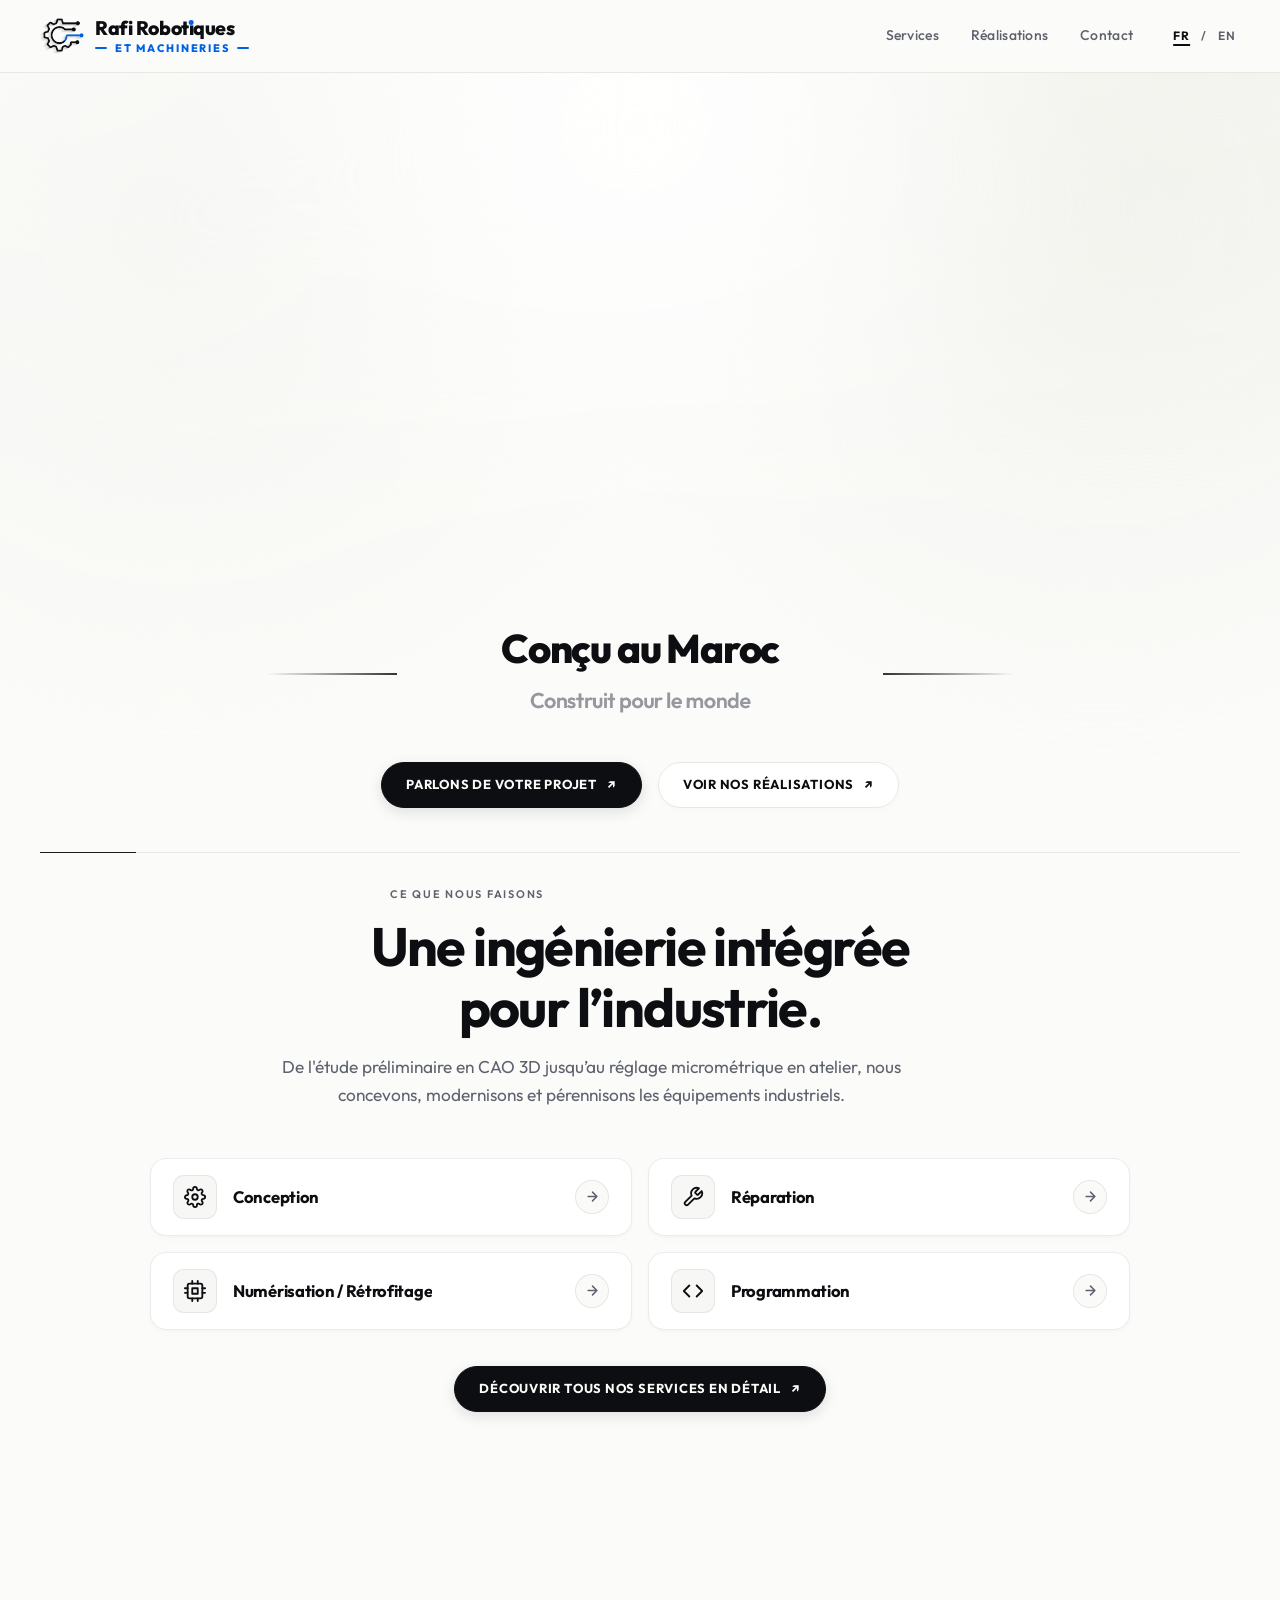
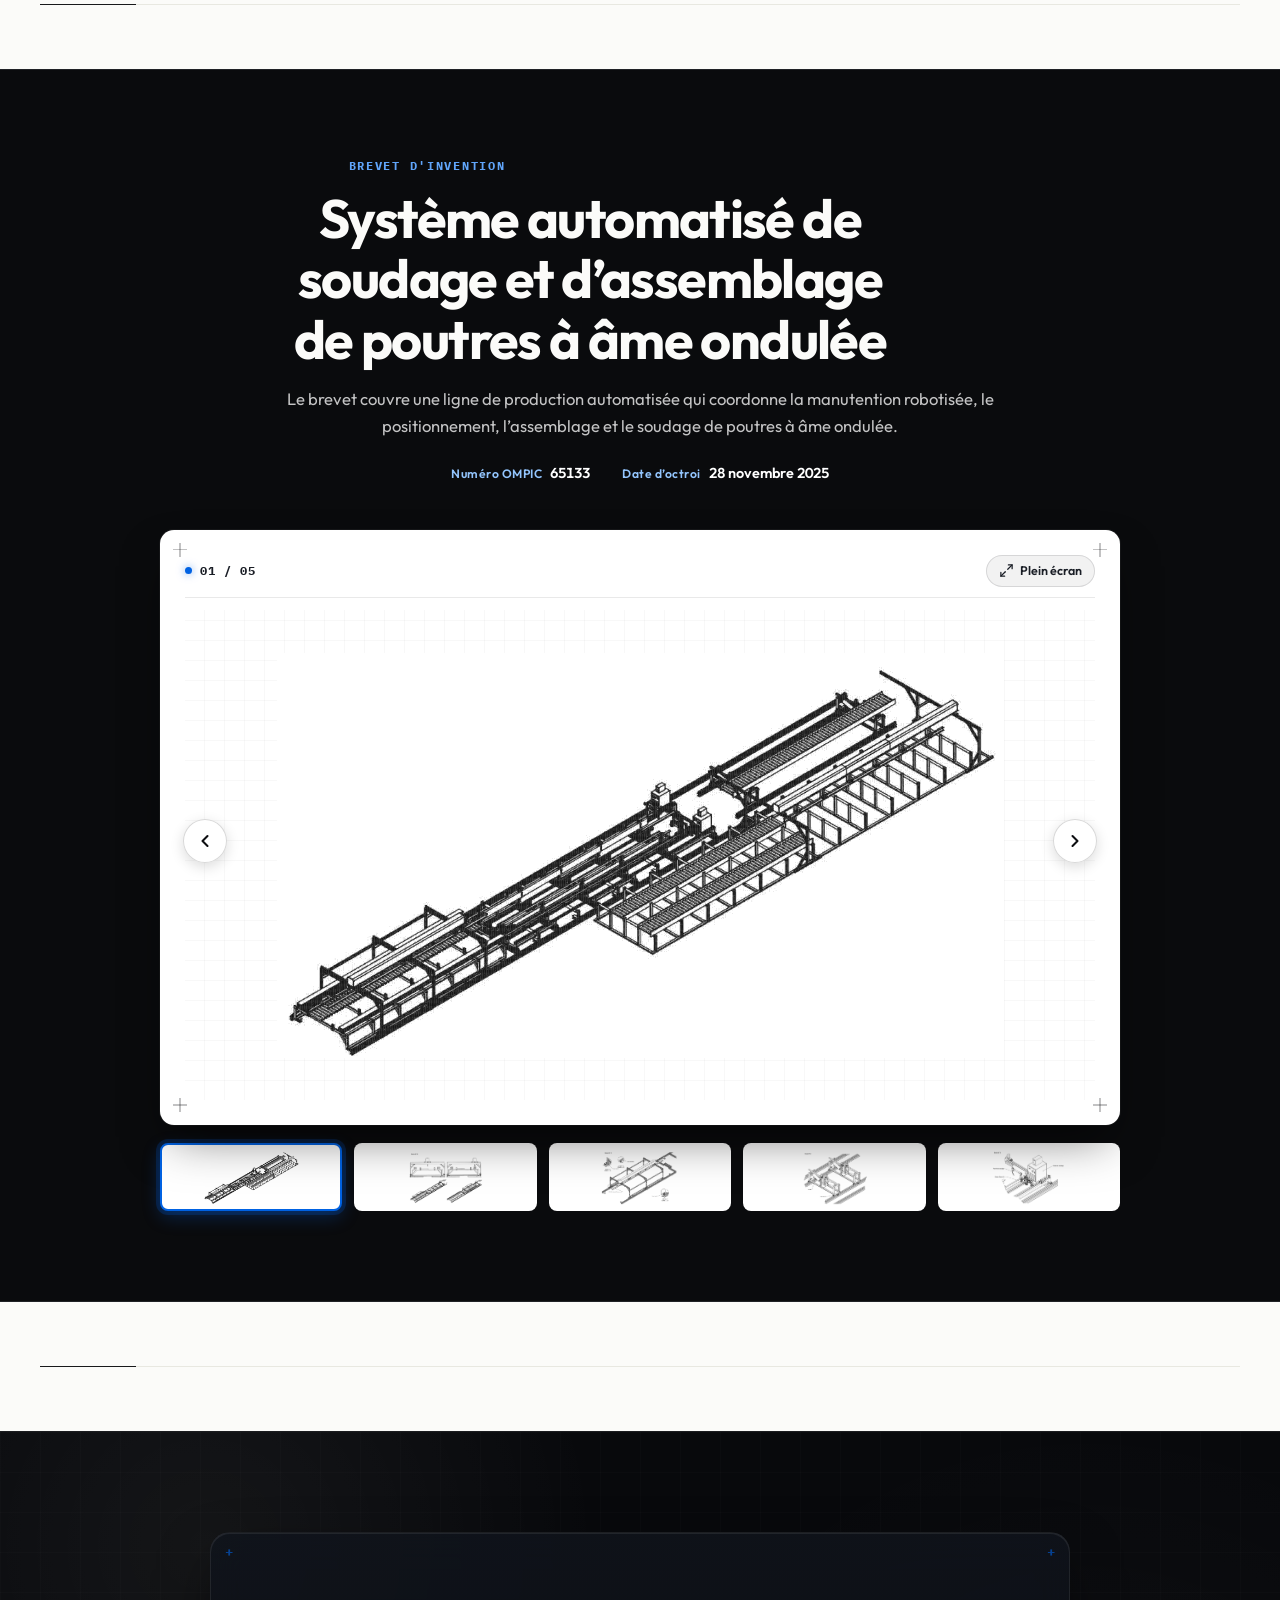
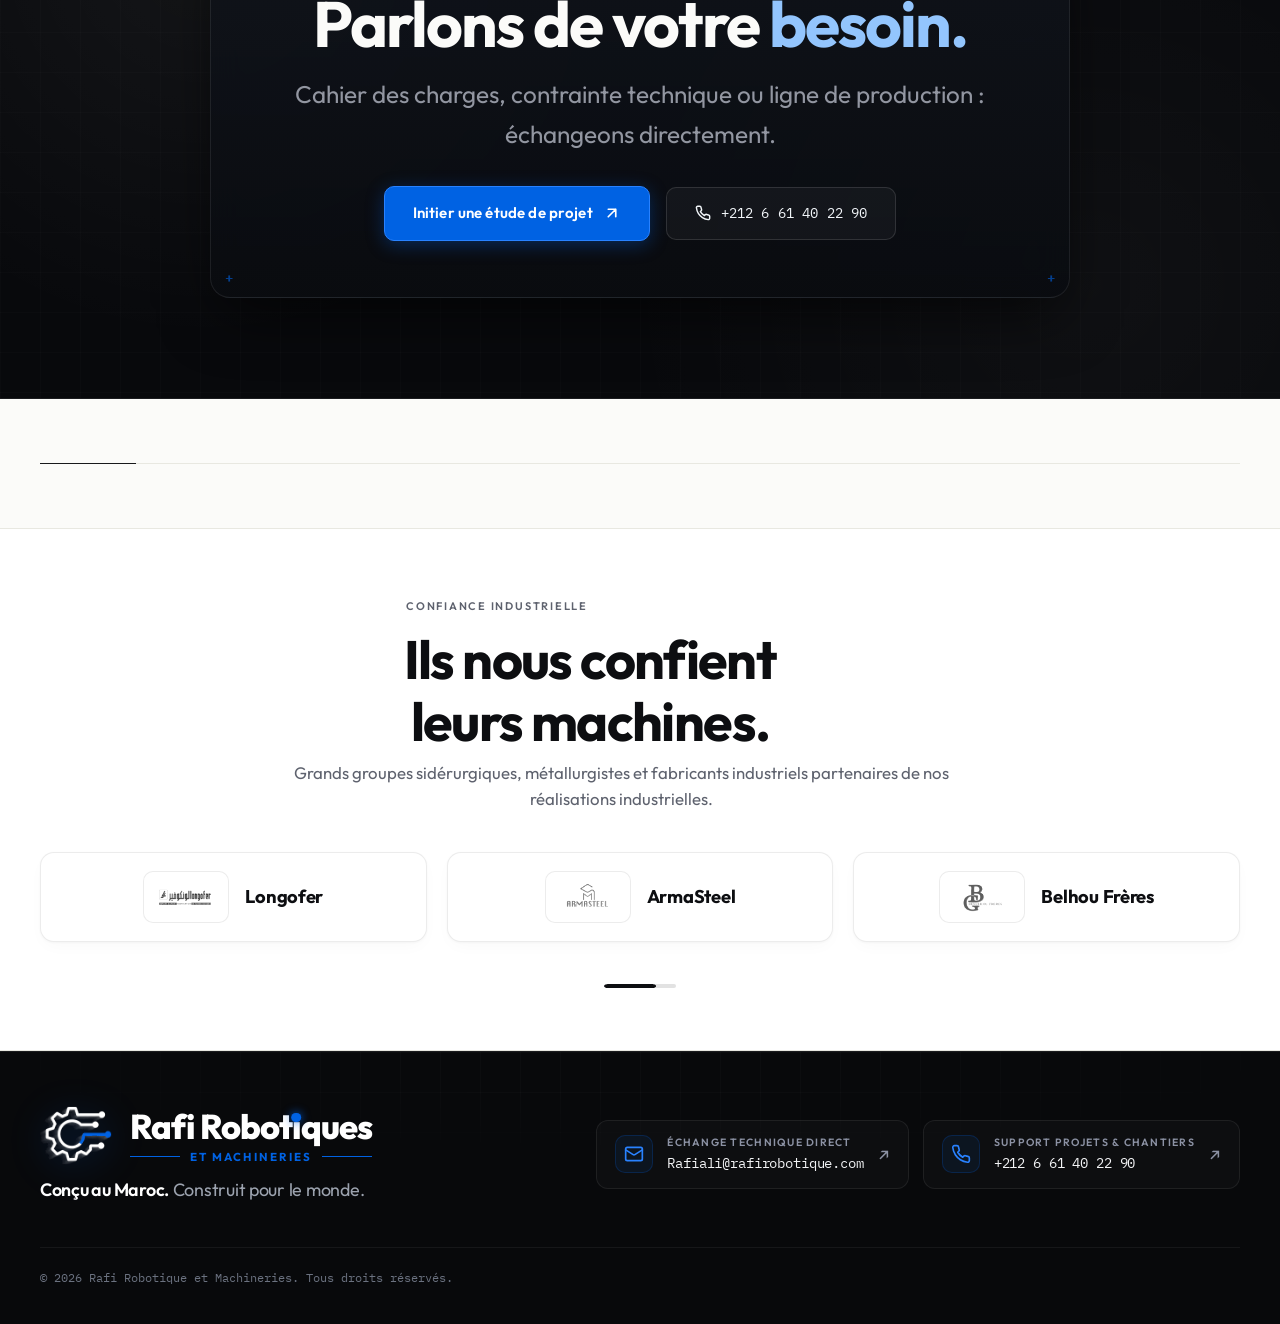
<file: index.html>
<!DOCTYPE html>
<html lang="fr">
<head>
  <meta name="google-site-verification" content="5pWWxGUUmFokec3uwzIwWCkojho1qXbVcT3EUGp0pLE" />
  <meta charset="UTF-8">
  <meta name="viewport" content="width=device-width, initial-scale=1.0">
  <link rel="icon" href="data:,">
  <link rel="preconnect" href="https://fonts.googleapis.com">
  <link rel="preconnect" href="https://fonts.gstatic.com" crossorigin>
  <link href="https://fonts.googleapis.com/css2?family=Outfit:wght@300;400;500;600;700;800;900&family=Inter:wght@300;400;500;600;700&family=IBM+Plex+Mono:wght@400;500;600&display=swap" rel="stylesheet">
  <title>Rafi Robotique et Machineries — Ingénierie industrielle | Rafi Robotique et Machineries — Ingénierie Industrielle, Casablanca</title>
  <meta name="description" content="Conception, programmation, réparation et retrofitage de machines industrielles et robots à Casablanca, Maroc. Bureau d'études et atelier de fabrication spécialisé.">
  <link rel="canonical" href="https://rafirobotique.com/">
  <link rel="alternate" hreflang="fr" href="https://rafirobotique.com/">
  <link rel="alternate" hreflang="fr-MA" href="https://rafirobotique.com/">
  <link rel="alternate" hreflang="en" href="https://rafirobotique.com/en/">
  <link rel="alternate" hreflang="x-default" href="https://rafirobotique.com/">
  <meta name="geo.region" content="MA-06">
  <meta name="geo.placename" content="Casablanca">


  <meta property="og:type" content="website">
  <meta property="og:site_name" content="Rafi Robotique et Machineries">
  <meta property="og:locale" content="fr_MA">
  <meta property="og:title" content="Rafi Robotique et Machineries — Ingénierie industrielle, Casablanca">
  <meta property="og:description" content="Conception, fabrication, programmation PLC Siemens, réparation et rétrofitage CNC de machines industrielles et robots à Casablanca.">
  <meta property="og:url" content="https://rafirobotique.com/">
  <meta property="og:image" content="https://rafirobotique.com/assets/images/logo/rafi-mark-static.png">
  <meta name="twitter:card" content="summary_large_image">
  <meta name="twitter:title" content="Rafi Robotique et Machineries — Ingénierie industrielle">
  <meta name="twitter:description" content="Conception, programmation, réparation et retrofitage de machines industrielles et robots à Casablanca, Maroc.">
  <meta name="twitter:image" content="https://rafirobotique.com/assets/images/logo/rafi-mark-static.png">
  <link rel="stylesheet" href="./style.css">
        <meta name="robots" content="index,follow,max-image-preview:large,max-snippet:-1,max-video-preview:-1">
  <meta property="og:locale:alternate" content="en_US">
  <meta property="og:image:alt" content="Rafi Robotique et Machineries — ingénierie industrielle">
  <meta name="twitter:image:alt" content="Rafi Robotique et Machineries — ingénierie industrielle">
  <script type="application/ld+json">
{
  "@context": "https://schema.org",
  "@graph": [
    {
      "@type": "Organization",
      "@id": "https://rafirobotique.com/#organization",
      "name": "Rafi Robotiques et Machineries",
      "alternateName": "RAFI Robotics & Machinery",
      "url": "https://rafirobotique.com/",
      "logo": "https://rafirobotique.com/assets/images/logo/rafi-mark-static.png",
      "email": "Rafiali@rafirobotique.com",
      "telephone": "+212 6 61 40 22 90",
      "description": "Rafi Robotiques et Machineries conçoit et fabrique des machines industrielles sur mesure, modernise des machines-outils par rétrofitage CNC, programme des automates Siemens et réalise le diagnostic et la réparation de machines industrielles à Casablanca, au Maroc.",
      "address": {
        "@type": "PostalAddress",
        "addressLocality": "Casablanca",
        "addressRegion": "Casablanca-Settat",
        "addressCountry": "MA"
      },
      "areaServed": {
        "@type": "Country",
        "name": "Morocco"
      },
      "knowsAbout": [
        "Conception et fabrication de machines industrielles sur mesure",
        "Rétrofitage et modernisation de machines-outils CNC",
        "Diagnostic et réparation de machines industrielles",
        "Programmation d’automates Siemens",
        "Systèmes robotisés de soudage et d’assemblage"
      ]
    },
    {
      "@type": "WebSite",
      "@id": "https://rafirobotique.com/#website",
      "url": "https://rafirobotique.com/",
      "name": "Rafi Robotiques et Machineries",
      "alternateName": "RAFI Robotics & Machinery",
      "inLanguage": [
        "fr-MA",
        "en"
      ],
      "publisher": {
        "@id": "https://rafirobotique.com/#organization"
      }
    },
    {
      "@type": "CreativeWork",
      "name": "Système robotisé de production de profilés à âme ondulée",
      "description": "Le brevet marocain OMPIC n° 65133, accordé le 28 novembre 2025, porte sur un procédé de production automatisée coordonnant la manutention robotisée, le positionnement des profilés, l’assemblage et le soudage de poutres à âme ondulée.",
      "@id": "https://rafirobotique.com/#invention",
      "inLanguage": "fr-MA",
      "datePublished": "2025-11-28",
      "identifier": {
        "@type": "PropertyValue",
        "propertyID": "OMPIC Patent Number",
        "value": "65133"
      },
      "countryOfOrigin": {
        "@type": "Country",
        "name": "Morocco"
      }
    },
    {
      "@type": "BreadcrumbList",
      "itemListElement": [
        {
          "@type": "ListItem",
          "position": 1,
          "name": "Accueil",
          "item": "https://rafirobotique.com/"
        }
      ]
    },
    {
      "@type": "WebPage",
      "@id": "https://rafirobotique.com/#webpage",
      "url": "https://rafirobotique.com/",
      "name": "Rafi Robotique et Machineries — Ingénierie industrielle | Rafi Robotique et Machineries — Ingénierie Industrielle, Casablanca",
      "inLanguage": "fr-MA",
      "isPartOf": {
        "@id": "https://rafirobotique.com/#website"
      },
      "about": {
        "@id": "https://rafirobotique.com/#organization"
      },
      "mentions": {
        "@id": "https://rafirobotique.com/#invention"
      }
    }
  ]
}
  </script>
</head>
<body>
  <a class="skip-link" href="#main-content">Aller au contenu</a>

  <header class="site-header" id="site-header" data-astro-cid-isef26zo>
    <div class="header-inner container" data-astro-cid-isef26zo>
      <a class="logo-mark" href="./" aria-label="Rafi Robotiques et Machineries">
        <div class="logo-icon logo-icon--gear" aria-hidden="true">
          <img src="./assets/images/logo/rafi-pignon.png" alt="" width="44" height="36" class="logo-pignon-img">
        </div>
        <div class="logo-text">
          <div class="logo-title-wrap">
            <span class="logo-brand-title">Rafi Robot<span class="logo-blue-i"><span class="logo-i-dot"></span><span class="logo-i-stem">ı</span></span>ques</span>
          </div>
          <div class="logo-brand-sub">
            <span class="logo-sub-line" aria-hidden="true"></span>
            <span class="logo-sub-tag">ET MACHINERIES</span>
            <span class="logo-sub-line" aria-hidden="true"></span>
          </div>
        </div>
      </a>
      <nav class="desktop-nav" aria-label="Navigation principale" data-astro-cid-isef26zo>
        <a href="./services/" class="nav-link" data-astro-cid-isef26zo>Services</a>
        <a href="./realisations/" class="nav-link" data-astro-cid-isef26zo>Réalisations</a>
        <a href="./contact/" class="nav-link nav-link--contact" data-astro-cid-isef26zo>Contact</a>
      </nav>
      <div class="header-actions" data-astro-cid-isef26zo>
        <nav class="locale" aria-label="Language" data-astro-cid-nufymefk>
          <a href="./" aria-label="Français" aria-current="page" data-astro-cid-nufymefk>FR</a>
          <span aria-hidden="true" data-astro-cid-nufymefk>/</span>
          <a href="./en/" aria-label="English" data-astro-cid-nufymefk>EN</a>
        </nav>
        <button class="menu-toggle" type="button" aria-controls="mobile-nav" aria-expanded="false" aria-label="Menu principal">
          <span></span>
          <span></span>
          <span></span>
          <b class="sr-only">Ouvrir le menu</b>
        </button>
      </div>
    </div>
  </header>

  <!-- MOBILE NAVIGATION DRAWER & BACKDROP -->
  <div class="mobile-nav-backdrop" id="mobile-nav-backdrop" aria-hidden="true"></div>
  <nav class="mobile-nav" id="mobile-nav" aria-label="Menu mobile" aria-hidden="true">
    <div class="mobile-nav__links">
      <a href="./" class="mobile-nav__item is-active" aria-current="page" aria-label="Accueil">
        <span class="mobile-nav__index">01</span>
        <span class="mobile-nav__title">Accueil</span>
        <span class="mobile-nav__arrow" aria-hidden="true">→</span>
      </a>

      <a href="./services/" class="mobile-nav__item" aria-label="Services">
        <span class="mobile-nav__index">02</span>
        <span class="mobile-nav__title">Services</span>
        <span class="mobile-nav__arrow" aria-hidden="true">→</span>
      </a>

      <a href="./realisations/" class="mobile-nav__item" aria-label="Réalisations">
        <span class="mobile-nav__index">03</span>
        <span class="mobile-nav__title">Réalisations</span>
        <span class="mobile-nav__arrow" aria-hidden="true">→</span>
      </a>
    </div>

    <!-- PRIMARY ACTION CTA: CONTACT US -->
    <a href="./contact/" class="mobile-nav__cta" aria-label="Contact Us">
      <span class="mobile-nav__cta-title">
        Contact Us
        <svg width="18" height="18" viewBox="0 0 24 24" fill="none" stroke="currentColor" stroke-width="2.5" stroke-linecap="round" stroke-linejoin="round" aria-hidden="true">
          <path d="M7 17L17 7M17 7H7M17 7V17"/>
        </svg>
      </span>
    </a>

    <!-- QUICK TECHNICAL HOTLINE STRIP -->
    <div class="mobile-nav__hotline">
      <a href="tel:+212661402290" class="mobile-nav__hotline-link" aria-label="Téléphone direct atelier">
        <span class="mobile-nav__hotline-icon" aria-hidden="true">
          <svg width="14" height="14" viewBox="0 0 24 24" fill="none" stroke="currentColor" stroke-width="2" stroke-linecap="round" stroke-linejoin="round"><path d="M22 16.92v3a2 2 0 0 1-2.18 2 19.79 19.79 0 0 1-8.63-3.07 19.5 19.5 0 0 1-6-6 19.79 19.79 0 0 1-3.07-8.67A2 2 0 0 1 4.11 2h3a2 2 0 0 1 2 1.72 12.84 12.84 0 0 0 .7 2.81 2 2 0 0 1-.45 2.11L8.09 9.91a16 16 0 0 0 6 6l1.27-1.27a2 2 0 0 1 2.11-.45 12.84 12.84 0 0 0 2.81.7A2 2 0 0 1 22 16.92z"/></svg>
        </span>
        <span class="mobile-nav__hotline-val">+212 6 61 40 22 90</span>
      </a>
      <a href="mailto:Rafiali@rafirobotique.com" class="mobile-nav__hotline-link" aria-label="Email technique atelier">
        <span class="mobile-nav__hotline-icon" aria-hidden="true">
          <svg width="14" height="14" viewBox="0 0 24 24" fill="none" stroke="currentColor" stroke-width="2" stroke-linecap="round" stroke-linejoin="round"><rect width="20" height="16" x="2" y="4" rx="2"/><path d="m22 7-8.97 5.7a1.94 1.94 0 0 1-2.06 0L2 7"/></svg>
        </span>
        <span class="mobile-nav__hotline-val">Rafiali@rafirobotique.com</span>
      </a>
    </div>
  </nav>

  <script>
    const header = document.querySelector('#site-header');
    const menu = document.querySelector('.menu-toggle');
    const nav = document.querySelector('#mobile-nav');
    const backdrop = document.querySelector('#mobile-nav-backdrop');

    function toggleMenu(forceOpen) {
      const currentOpen = menu?.getAttribute('aria-expanded') === 'true';
      const open = forceOpen !== undefined ? forceOpen : !currentOpen;
      menu?.setAttribute('aria-expanded', String(open));
      nav?.classList.toggle('is-open', open);
      nav?.setAttribute('aria-hidden', String(!open));
      backdrop?.classList.toggle('is-open', open);
      backdrop?.setAttribute('aria-hidden', String(!open));
      document.body.classList.toggle('menu-open', open);
    }

    menu?.addEventListener('click', () => toggleMenu());
    backdrop?.addEventListener('click', () => toggleMenu(false));
    document.addEventListener('keydown', (e) => {
      if (e.key === 'Escape' && menu?.getAttribute('aria-expanded') === 'true') {
        toggleMenu(false);
      }
    });

    nav?.querySelectorAll('a').forEach(link => {
      link.addEventListener('click', () => toggleMenu(false));
    });

    window.addEventListener('scroll', () => header?.classList.toggle('is-scrolled', window.scrollY > 12), { passive: true });
  </script>

  <main id="main-content">
    <!-- HERO SECTION (STRICTLY PRESERVED & UNTOUCHED) -->
    <section class="hero" aria-labelledby="hero-title" data-astro-cid-yodha2z4>
      <h1 id="hero-title" class="sr-only" data-astro-cid-yodha2z4>Rafi Robotique et Machineries — Ingénierie industrielle, robotique et commande CNC à Casablanca</h1>
      <div class="hero-ambient" aria-hidden="true" data-astro-cid-yodha2z4></div>
      <div class="container hero-container" data-astro-cid-yodha2z4>
        <!-- Logo Animation Centerpiece -->
        <div class="hero-stage hero-enter hero-enter--1" data-astro-cid-yodha2z4>
          <div class="stage-video-wrap" data-astro-cid-yodha2z4>
            <video id="hero-logo-video" autoplay muted playsinline preload="metadata" aria-label="Rafi Robotiques et Machineries" data-astro-cid-yodha2z4>
              <source src="./assets/images/logo/rafi-mark-loop.mp4" type="video/mp4" data-astro-cid-yodha2z4>
            </video>
            <img src="[data-uri]" data-src="./assets/images/logo/rafi-mark-static.png" alt="Rafi Robotiques et Machineries" width="1536" height="1024" loading="lazy" decoding="async" data-astro-cid-yodha2z4>
          </div>
        </div>
        <!-- Made in Morocco Motto with Scroll-Triggered Dynamic Morph -->
        <div class="hero-motto" id="hero-motto" data-astro-cid-yodha2z4>
          <div class="motto-rule-left" aria-hidden="true" data-astro-cid-yodha2z4></div>
          <div class="motto-content" id="motto-content" data-astro-cid-yodha2z4>
            <div class="motto-line-slot motto-line-slot--upper" data-astro-cid-yodha2z4>
              <p class="motto-phrase motto-phrase--upper" data-astro-cid-yodha2z4>Conçu au Maroc</p>
            </div>
            <div class="motto-line-slot motto-line-slot--lower" data-astro-cid-yodha2z4>
              <p class="motto-phrase motto-phrase--lower" data-astro-cid-yodha2z4>Construit pour le monde</p>
            </div>
          </div>
          <div class="motto-rule-right" aria-hidden="true" data-astro-cid-yodha2z4></div>
        </div>
        <!-- Action Buttons -->
        <div class="hero-actions hero-enter hero-enter--3" data-astro-cid-yodha2z4>
          <a class="button button--primary" href="./contact/" data-astro-cid-j6ocf6pu>Parlons de votre projet<span aria-hidden="true" data-astro-cid-j6ocf6pu>↗</span></a>
          <a class="button button--secondary" href="./realisations/" data-astro-cid-j6ocf6pu>Voir nos réalisations<span aria-hidden="true" data-astro-cid-j6ocf6pu>↗</span></a>
        </div>
      </div>
      <script>
        const heroVid = document.getElementById('hero-logo-video');
        const stageWrap = document.querySelector('.stage-video-wrap');
        const motto = document.getElementById('hero-motto');
        const upperPhrase = document.querySelector('.motto-phrase--upper');
        const lowerPhrase = document.querySelector('.motto-phrase--lower');
        const fallbackImage = stageWrap?.querySelector('img[data-src]');

        function activateFallback() {
          if (fallbackImage && fallbackImage.dataset.loaded !== 'true') {
            fallbackImage.src = fallbackImage.dataset.src;
            fallbackImage.dataset.loaded = 'true';
          }
          stageWrap?.classList.add('has-fallback');
        }

        function revealMotto() {
          if (motto) {
            motto.classList.add('is-visible');
            updateMottoScroll();
          }
        }

        function finishAnimation() {
          if (stageWrap) {
            stageWrap.classList.add('is-finished');
          }
          if (heroVid && !heroVid.paused) {
            heroVid.pause();
          }
          revealMotto();
        }

        if (heroVid) {
          heroVid.addEventListener('ended', finishAnimation);
          heroVid.addEventListener('timeupdate', () => {
            if (heroVid.currentTime >= 9.8) {
              finishAnimation();
            }
          });
          heroVid.addEventListener('error', () => {
            activateFallback();
            finishAnimation();
          });
          if (window.matchMedia('(prefers-reduced-motion: reduce)').matches) {
            activateFallback();
          }
          setTimeout(revealMotto, 2200);
        } else {
          activateFallback();
          finishAnimation();
        }

        // Dynamic bidirectional scroll interpolation
        const maxScrollDistance = 180; // px of scroll to reach 100% full switch
        let ticking = false;

        function lerp(a, b, t) {
          return a + (b - a) * t;
        }

        function updateMottoScroll() {
          if (!upperPhrase || !lowerPhrase) return;
          const scrollY = window.scrollY || window.pageYOffset || 0;
          const p = Math.min(Math.max(scrollY / maxScrollDistance, 0), 1);

          const uScale = lerp(1, 0.54, p);
          const uOpacity = lerp(1, 0.65, p);
          const uWeight = Math.round(lerp(800, 600, p));
          const uR = Math.round(lerp(13, 94, p));
          const uG = Math.round(lerp(14, 98, p));
          const uB = Math.round(lerp(17, 110, p));

          upperPhrase.style.transform = 'scale(' + uScale.toFixed(3) + ')';
          upperPhrase.style.opacity = uOpacity.toFixed(3);
          upperPhrase.style.fontWeight = uWeight;
          upperPhrase.style.color = 'rgb(' + uR + ',' + uG + ',' + uB + ')';

          const lScale = lerp(0.54, 1, p);
          const lOpacity = lerp(0.65, 1, p);
          const lWeight = Math.round(lerp(600, 800, p));
          const lR = Math.round(lerp(94, 13, p));
          const lG = Math.round(lerp(98, 14, p));
          const lB = Math.round(lerp(110, 17, p));

          lowerPhrase.style.transform = 'scale(' + lScale.toFixed(3) + ')';
          lowerPhrase.style.opacity = lOpacity.toFixed(3);
          lowerPhrase.style.fontWeight = lWeight;
          lowerPhrase.style.color = 'rgb(' + lR + ',' + lG + ',' + lB + ')';

          ticking = false;
        }

        function onScroll() {
          if (!ticking) {
            requestAnimationFrame(updateMottoScroll);
            ticking = true;
          }
        }

        window.addEventListener('scroll', onScroll, { passive: true });
        window.addEventListener('resize', onScroll, { passive: true });
        updateMottoScroll();
      </script>
      <div class="toolpath" aria-hidden="true" data-astro-cid-74kknngm><span data-astro-cid-74kknngm></span></div>
    </section>


    <!-- SECTION 1: CE QUE NOUS FAISONS (BRIEF OVERVIEW · DETAILS IN SERVICES) -->
    <section class="section" id="services" aria-labelledby="services-title">
      <div class="container">
        <div class="section-heading" style="text-align: center; max-width: 780px; margin-inline: auto; margin-bottom: var(--space-7);">
          <p class="section-kicker">Ce que nous faisons</p>
          <h2 id="services-title">Une ingénierie intégrée pour l’industrie.</h2>
          <p>De l'étude préliminaire en CAO 3D jusqu’au réglage micrométrique en atelier, nous concevons, modernisons et pérennisons les équipements industriels.</p>
        </div>

        <div class="services-summary-grid">
          <!-- 1. Conception -->
          <a class="summary-card glow-card" href="./services/#conception" aria-label="Service Conception">
            <div class="glow-card__spotlight" aria-hidden="true"></div>
            <div class="summary-card__body">
              <div class="summary-card__lead">
                <div class="summary-card__icon" aria-hidden="true">
                  <svg width="22" height="22" viewBox="0 0 24 24" fill="none" stroke="currentColor" stroke-width="2" stroke-linecap="round" stroke-linejoin="round">
                    <circle cx="12" cy="12" r="3"></circle>
                    <path d="M19.4 15a1.65 1.65 0 0 0 .33 1.82l.06.06a2 2 0 0 1 0 2.83 2 2 0 0 1-2.83 0l-.06-.06a1.65 1.65 0 0 0-1.82-.33 1.65 1.65 0 0 0-1 1.51V21a2 2 0 0 1-2 2 2 2 0 0 1-2-2v-.09A1.65 1.65 0 0 0 9 19.4a1.65 1.65 0 0 0-1.82.33l-.06.06a2 2 0 0 1-2.83 0 2 2 0 0 1 0-2.83l.06-.06a1.65 1.65 0 0 0 .33-1.82 1.65 1.65 0 0 0-1.51-1H3a2 2 0 0 1-2-2 2 2 0 0 1 2-2h.09A1.65 1.65 0 0 0 4.6 9a1.65 1.65 0 0 0-.33-1.82l-.06-.06a2 2 0 0 1 0-2.83 2 2 0 0 1 2.83 0l.06.06a1.65 1.65 0 0 0 1.82.33H9a1.65 1.65 0 0 0 1-1.51V3a2 2 0 0 1 2-2 2 2 0 0 1 2 2v.09a1.65 1.65 0 0 0 1 1.51 1.65 1.65 0 0 0 1.82-.33l.06-.06a2 2 0 0 1 2.83 0 2 2 0 0 1 0 2.83l-.06.06a1.65 1.65 0 0 0-.33 1.82V9a1.65 1.65 0 0 0 1.51 1H21a2 2 0 0 1 2 2 2 2 0 0 1-2 2h-.09a1.65 1.65 0 0 0-1.51 1z"></path>
                  </svg>
                </div>
                <h3 class="summary-card__title">Conception</h3>
              </div>
              <span class="summary-card__arrow" aria-hidden="true">
                <svg width="15" height="15" viewBox="0 0 24 24" fill="none" stroke="currentColor" stroke-width="2.4" stroke-linecap="round" stroke-linejoin="round">
                  <path d="M5 12h14M12 5l7 7-7 7"></path>
                </svg>
              </span>
            </div>
          </a>

          <!-- 2. Réparation -->
          <a class="summary-card glow-card" href="./services/#reparation" aria-label="Service Réparation">
            <div class="glow-card__spotlight" aria-hidden="true"></div>
            <div class="summary-card__body">
              <div class="summary-card__lead">
                <div class="summary-card__icon" aria-hidden="true">
                  <svg width="22" height="22" viewBox="0 0 24 24" fill="none" stroke="currentColor" stroke-width="2" stroke-linecap="round" stroke-linejoin="round">
                    <path d="M14.7 6.3a1 1 0 0 0 0 1.4l1.6 1.6a1 1 0 0 0 1.4 0l3.77-3.77a6 6 0 0 1-7.94 7.94l-6.91 6.91a2.12 2.12 0 0 1-3-3l6.91-6.91a6 6 0 0 1 7.94-7.94l-3.76 3.76z"></path>
                  </svg>
                </div>
                <h3 class="summary-card__title">Réparation</h3>
              </div>
              <span class="summary-card__arrow" aria-hidden="true">
                <svg width="15" height="15" viewBox="0 0 24 24" fill="none" stroke="currentColor" stroke-width="2.4" stroke-linecap="round" stroke-linejoin="round">
                  <path d="M5 12h14M12 5l7 7-7 7"></path>
                </svg>
              </span>
            </div>
          </a>

          <!-- 3. Numérisation / Rétrofitage -->
          <a class="summary-card glow-card" href="./services/#numerisation-retrofitage" aria-label="Service Numérisation et Rétrofitage">
            <div class="glow-card__spotlight" aria-hidden="true"></div>
            <div class="summary-card__body">
              <div class="summary-card__lead">
                <div class="summary-card__icon" aria-hidden="true">
                  <svg width="22" height="22" viewBox="0 0 24 24" fill="none" stroke="currentColor" stroke-width="2" stroke-linecap="round" stroke-linejoin="round">
                    <rect x="4" y="4" width="16" height="16" rx="2"></rect>
                    <rect x="9" y="9" width="6" height="6"></rect>
                    <path d="M9 1v3M15 1v3M9 20v3M15 20v3M20 9h3M20 14h3M1 9h3M1 14h3"></path>
                  </svg>
                </div>
                <h3 class="summary-card__title">Numérisation / Rétrofitage</h3>
              </div>
              <span class="summary-card__arrow" aria-hidden="true">
                <svg width="15" height="15" viewBox="0 0 24 24" fill="none" stroke="currentColor" stroke-width="2.4" stroke-linecap="round" stroke-linejoin="round">
                  <path d="M5 12h14M12 5l7 7-7 7"></path>
                </svg>
              </span>
            </div>
          </a>

          <!-- 4. Programmation -->
          <a class="summary-card glow-card" href="./services/#programmation" aria-label="Service Programmation">
            <div class="glow-card__spotlight" aria-hidden="true"></div>
            <div class="summary-card__body">
              <div class="summary-card__lead">
                <div class="summary-card__icon" aria-hidden="true">
                  <svg width="22" height="22" viewBox="0 0 24 24" fill="none" stroke="currentColor" stroke-width="2" stroke-linecap="round" stroke-linejoin="round">
                    <polyline points="16 18 22 12 16 6"></polyline>
                    <polyline points="8 6 2 12 8 18"></polyline>
                  </svg>
                </div>
                <h3 class="summary-card__title">Programmation</h3>
              </div>
              <span class="summary-card__arrow" aria-hidden="true">
                <svg width="15" height="15" viewBox="0 0 24 24" fill="none" stroke="currentColor" stroke-width="2.4" stroke-linecap="round" stroke-linejoin="round">
                  <path d="M5 12h14M12 5l7 7-7 7"></path>
                </svg>
              </span>
            </div>
          </a>
        </div>

        <div class="services-summary-cta">
          <a class="button button--primary" href="./services/">Découvrir tous nos services en détail<span aria-hidden="true">↗</span></a>
        </div>
      </div>
    </section>

    <div class="toolpath" aria-hidden="true"><span></span></div>

    <!-- SECTION 2: BREVET D'INVENTION -->
    <section class="patent section" id="brevet" aria-labelledby="patent-title">
      <div class="container">
        <div class="patent-header">
          <p class="section-kicker">Brevet d'invention</p>
          <h2 id="patent-title" class="patent-title">
            Système automatisé de soudage et d’assemblage de poutres à âme ondulée
          </h2>
          <p class="patent-summary">
            Le brevet couvre une ligne de production automatisée qui coordonne la manutention robotisée, le positionnement, l’assemblage et le soudage de poutres à âme ondulée.
          </p>
          <dl class="patent-facts" aria-label="Informations sur le brevet">
            <div>
              <dt>Numéro OMPIC</dt>
              <dd>65133</dd>
            </div>
            <div>
              <dt>Date d’octroi</dt>
              <dd><time datetime="2025-11-28">28 novembre 2025</time></dd>
            </div>
          </dl>
        </div>

        <!-- Technical Blueprint Console & Interactive Showcase -->
        <div class="patent-viewer" id="patent-viewer" role="region" aria-roledescription="carousel" aria-label="Planches techniques du brevet d'invention">
          <!-- Main Drafting Viewport -->
          <div class="patent-stage">
            <div class="patent-stage__crosshair patent-stage__crosshair--tl" aria-hidden="true"></div>
            <div class="patent-stage__crosshair patent-stage__crosshair--tr" aria-hidden="true"></div>
            <div class="patent-stage__crosshair patent-stage__crosshair--bl" aria-hidden="true"></div>
            <div class="patent-stage__crosshair patent-stage__crosshair--br" aria-hidden="true"></div>

            <div class="patent-stage__bar">
              <div class="patent-stage__tag">
                <span class="patent-stage__status-dot" aria-hidden="true"></span>
                <span class="patent-stage__counter" id="patent-counter">01 / 05</span>
              </div>
              <button class="patent-zoom-btn" id="patent-zoom-trigger" type="button" aria-label="Agrandir le dessin technique">
                <svg width="15" height="15" viewBox="0 0 24 24" fill="none" stroke="currentColor" stroke-width="2" stroke-linecap="round" stroke-linejoin="round" aria-hidden="true">
                  <polyline points="15 3 21 3 21 9"></polyline>
                  <polyline points="9 21 3 21 3 15"></polyline>
                  <line x1="21" y1="3" x2="14" y2="10"></line>
                  <line x1="3" y1="21" x2="10" y2="14"></line>
                </svg>
                <span>Plein écran</span>
              </button>
            </div>

            <!-- Viewport Image Frame -->
            <div class="patent-frame" id="patent-main-frame" title="Cliquer pour agrandir le dessin">
              <img id="patent-featured-img" 
                   src="./assets/images/brevet/brevet-30-perspective-ligne-complete.png" 
                   alt="Dessin technique du brevet" 
                   class="patent-featured-img" 
                   width="745" 
                   height="537">
            </div>

            <!-- Navigation Chevrons -->
            <button class="patent-nav-btn patent-nav-btn--prev" id="patent-prev-btn" type="button" aria-label="Dessin précédent">
              <svg width="20" height="20" viewBox="0 0 24 24" fill="none" stroke="currentColor" stroke-width="2.5" stroke-linecap="round" stroke-linejoin="round" aria-hidden="true">
                <polyline points="15 18 9 12 15 6"></polyline>
              </svg>
            </button>
            <button class="patent-nav-btn patent-nav-btn--next" id="patent-next-btn" type="button" aria-label="Dessin suivant">
              <svg width="20" height="20" viewBox="0 0 24 24" fill="none" stroke="currentColor" stroke-width="2.5" stroke-linecap="round" stroke-linejoin="round" aria-hidden="true">
                <polyline points="9 18 15 12 9 6"></polyline>
              </svg>
            </button>
          </div>

          <!-- Thumbnail Selector Strip (Pure Image Previews with No Text Labels) -->
          <div class="patent-thumbs" role="tablist" aria-label="Sélection des planches du brevet">
            <button class="patent-thumb is-active" type="button" role="tab" aria-selected="true" data-index="0" aria-label="Planche 1 sur 5">
              <div class="patent-thumb__preview">
                <img src="./assets/images/brevet/brevet-30-perspective-ligne-complete.png" alt="" width="112" height="80" loading="lazy">
              </div>
            </button>

            <button class="patent-thumb" type="button" role="tab" aria-selected="false" data-index="1" aria-label="Planche 2 sur 5">
              <div class="patent-thumb__preview">
                <img src="./assets/images/brevet/brevet-29-elevations-ligne.png" alt="" width="112" height="80" loading="lazy">
              </div>
            </button>

            <button class="patent-thumb" type="button" role="tab" aria-selected="false" data-index="2" aria-label="Planche 3 sur 5">
              <div class="patent-thumb__preview">
                <img src="./assets/images/brevet/brevet-01-chassis-vue-ensemble.png" alt="" width="112" height="80" loading="lazy">
              </div>
            </button>

            <button class="patent-thumb" type="button" role="tab" aria-selected="false" data-index="3" aria-label="Planche 4 sur 5">
              <div class="patent-thumb__preview">
                <img src="./assets/images/brevet/brevet-06-chariots-verins.png" alt="" width="112" height="80" loading="lazy">
              </div>
            </button>

            <button class="patent-thumb" type="button" role="tab" aria-selected="false" data-index="4" aria-label="Planche 5 sur 5">
              <div class="patent-thumb__preview">
                <img src="./assets/images/brevet/brevet-05-poste-soudage.png" alt="" width="112" height="80" loading="lazy">
              </div>
            </button>
          </div>
        </div>

        <!-- High-Resolution Lightbox Modal -->
        <dialog class="patent-modal" id="patent-modal" aria-label="Agrandissement dessin technique">
          <div class="patent-modal__backdrop" id="patent-modal-backdrop"></div>
          <div class="patent-modal__dialog">
            <div class="patent-modal__header">
              <span class="patent-modal__title" id="patent-modal-title">01 / 05</span>
              <button class="patent-modal__close" id="patent-modal-close" type="button" aria-label="Fermer la vue plein écran">
                <svg width="20" height="20" viewBox="0 0 24 24" fill="none" stroke="currentColor" stroke-width="2" stroke-linecap="round" stroke-linejoin="round" aria-hidden="true">
                  <line x1="18" y1="6" x2="6" y2="18"></line>
                  <line x1="6" y1="6" x2="18" y2="18"></line>
                </svg>
              </button>
            </div>
            <div class="patent-modal__body">
              <img id="patent-modal-img" src="./assets/images/brevet/brevet-30-perspective-ligne-complete.png" alt="">
            </div>
          </div>
        </dialog>
      </div>

      <script>
        (function() {
          const drawings = [
            {
              src: './assets/images/brevet/brevet-30-perspective-ligne-complete.png',
              alt: 'Planche 01'
            },
            {
              src: './assets/images/brevet/brevet-29-elevations-ligne.png',
              alt: 'Planche 02'
            },
            {
              src: './assets/images/brevet/brevet-01-chassis-vue-ensemble.png',
              alt: 'Planche 03'
            },
            {
              src: './assets/images/brevet/brevet-06-chariots-verins.png',
              alt: 'Planche 04'
            },
            {
              src: './assets/images/brevet/brevet-05-poste-soudage.png',
              alt: 'Planche 05'
            }
          ];

          let currentIndex = 0;
          const featuredImg = document.getElementById('patent-featured-img');
          const counter = document.getElementById('patent-counter');
          const thumbs = document.querySelectorAll('.patent-thumb');
          const prevBtn = document.getElementById('patent-prev-btn');
          const nextBtn = document.getElementById('patent-next-btn');
          const zoomTrigger = document.getElementById('patent-zoom-trigger');
          const mainFrame = document.getElementById('patent-main-frame');
          const modal = document.getElementById('patent-modal');
          const modalBackdrop = document.getElementById('patent-modal-backdrop');
          const modalClose = document.getElementById('patent-modal-close');
          const modalImg = document.getElementById('patent-modal-img');
          const modalTitle = document.getElementById('patent-modal-title');

          function setDrawing(index) {
            if (index < 0) index = drawings.length - 1;
            if (index >= drawings.length) index = 0;
            currentIndex = index;

            const item = drawings[currentIndex];
            const slideNum = String(currentIndex + 1).padStart(2, '0') + ' / 05';

            if (featuredImg) {
              featuredImg.classList.add('is-transitioning');
              setTimeout(() => {
                featuredImg.src = item.src;
                featuredImg.alt = item.alt;
                featuredImg.classList.remove('is-transitioning');
              }, 140);
            }

            if (counter) {
              counter.textContent = slideNum;
            }

            thumbs.forEach((thumb, idx) => {
              const isActive = idx === currentIndex;
              thumb.classList.toggle('is-active', isActive);
              thumb.setAttribute('aria-selected', String(isActive));
            });

            if (modal && modal.open) {
              if (modalImg) {
                modalImg.src = item.src;
                modalImg.alt = item.alt;
              }
              if (modalTitle) {
                modalTitle.textContent = slideNum;
              }
            }
          }

          thumbs.forEach(thumb => {
            thumb.addEventListener('click', () => {
              const idx = parseInt(thumb.getAttribute('data-index'), 10);
              if (!isNaN(idx)) setDrawing(idx);
            });
          });

          prevBtn?.addEventListener('click', () => setDrawing(currentIndex - 1));
          nextBtn?.addEventListener('click', () => setDrawing(currentIndex + 1));

          function openModal() {
            if (!modal) return;
            const item = drawings[currentIndex];
            if (modalImg) modalImg.src = item.src;
            if (modalTitle) modalTitle.textContent = item.title;
            modal.showModal();
          }

          function closeModal() {
            modal?.close();
          }

          zoomTrigger?.addEventListener('click', openModal);
          mainFrame?.addEventListener('click', openModal);
          modalClose?.addEventListener('click', closeModal);
          modalBackdrop?.addEventListener('click', closeModal);

          window.addEventListener('keydown', (e) => {
            if (e.key === 'Escape' && modal?.open) {
              closeModal();
            }
            const patentSec = document.getElementById('brevet');
            if (!patentSec) return;
            const rect = patentSec.getBoundingClientRect();
            const inView = rect.top < window.innerHeight && rect.bottom > 0;
            if (inView) {
              if (e.key === 'ArrowLeft') setDrawing(currentIndex - 1);
              if (e.key === 'ArrowRight') setDrawing(currentIndex + 1);
            }
          });

          let touchStartX = 0;
          mainFrame?.addEventListener('touchstart', (e) => {
            touchStartX = e.changedTouches[0].screenX;
          }, { passive: true });
          mainFrame?.addEventListener('touchend', (e) => {
            const touchEndX = e.changedTouches[0].screenX;
            const diff = touchEndX - touchStartX;
            if (diff > 40) setDrawing(currentIndex - 1);
            else if (diff < -40) setDrawing(currentIndex + 1);
          }, { passive: true });
        })();
      </script>
    </section>

    <div class="toolpath" aria-hidden="true"><span></span></div>

    <!-- SECTION 3: PRISE DE CONTACT DIRECTE (DIRECT TO CONTACT) -->
    <section class="cta section" id="contact" aria-labelledby="cta-title">
      <div class="cta-ambient-grid" aria-hidden="true"></div>
      
      <div class="container cta-container">
        <div class="cta-console-card">
          <!-- Industrial Corner Brackets -->
          <span class="console-corner console-corner--tl" aria-hidden="true">+</span>
          <span class="console-corner console-corner--tr" aria-hidden="true">+</span>
          <span class="console-corner console-corner--bl" aria-hidden="true">+</span>
          <span class="console-corner console-corner--br" aria-hidden="true">+</span>

          <div class="cta-grid">
            <!-- Project Initiation Intent -->
            <div class="cta-main">
              <h2 id="cta-title" class="cta-headline">
                Parlons de votre <span class="cta-headline-gradient">besoin.</span>
              </h2>

              <p class="cta-lead">
                Cahier des charges, contrainte technique ou ligne de production : échangeons directement.
              </p>

              <div class="cta-actions-deck">
                <a class="cta-btn cta-btn--primary" href="./contact/">
                  <span class="cta-btn__text">Initier une étude de projet</span>
                  <span class="cta-btn__icon" aria-hidden="true">
                    <svg width="18" height="18" viewBox="0 0 24 24" fill="none" stroke="currentColor" stroke-width="2.2" stroke-linecap="round" stroke-linejoin="round">
                      <path d="M7 17L17 7M17 7H7M17 7V17"/>
                    </svg>
                  </span>
                </a>

                <a class="cta-btn cta-btn--secondary" href="tel:+212661402290">
                  <span class="cta-btn__icon cta-btn__icon--phone" aria-hidden="true">
                    <svg width="16" height="16" viewBox="0 0 24 24" fill="none" stroke="currentColor" stroke-width="2.2" stroke-linecap="round" stroke-linejoin="round">
                      <path d="M22 16.92v3a2 2 0 0 1-2.18 2 19.79 19.79 0 0 1-8.63-3.07 19.5 19.5 0 0 1-6-6 19.79 19.79 0 0 1-3.07-8.67A2 2 0 0 1 4.11 2h3a2 2 0 0 1 2 1.72 12.84 12.84 0 0 0 .7 2.81 2 2 0 0 1-.45 2.11L8.09 9.91a16 16 0 0 0 6 6l1.27-1.27a2 2 0 0 1 2.11-.45 12.84 12.84 0 0 0 2.81.7A2 2 0 0 1 22 16.92z"/>
                    </svg>
                  </span>
                  <span class="cta-btn__text">+212 6 61 40 22 90</span>
                </a>
              </div>
            </div>
          </div>
        </div>
      </div>
    </section>

    <div class="toolpath" aria-hidden="true"><span></span></div>

    <!-- SECTION 4: RÉFÉRENCES INDUSTRIELLES (ILS NOUS FONT CONFIANCE) -->
    <section class="trust section" aria-labelledby="trust-title">
      <div class="container trust-container">
        <div class="trust-heading">
          <p class="section-kicker">Confiance industrielle</p>
          <h2 id="trust-title">Ils nous confient leurs machines.</h2>
          <p class="trust-subtitle">Grands groupes sidérurgiques, métallurgistes et fabricants industriels partenaires de nos réalisations industrielles.</p>
        </div>

        <!-- Divided Batch Showcase (3 by 3 with 7s Graceful Crossfade) -->
        <div class="trust-showcase" id="trust-showcase" aria-label="Clients et partenaires industriels" aria-roledescription="carousel">
          <div class="trust-viewport">
            <!-- Batch 1: Longofer, ArmaSteel, Belhou Frères -->
            <div class="trust-batch is-active" data-batch="0" role="group" aria-label="Partenaires industriels 1 à 3 sur 6">
              <div class="trust-grid">
                <div class="trust-card glow-card">
                  <div class="glow-card__spotlight" aria-hidden="true"></div>
                  <div class="trust-card__inner">
                    <div class="trust-logo-box">
                      <img src="./assets/images/clients/Longofer.png" alt="Logo Longofer" class="trust-logo trust-logo--wide" width="86" height="52" loading="lazy">
                    </div>
                    <div class="trust-card__meta">
                      <h3 class="trust-client-name">Longofer</h3>
                    </div>
                  </div>
                </div>

                <div class="trust-card glow-card">
                  <div class="glow-card__spotlight" aria-hidden="true"></div>
                  <div class="trust-card__inner">
                    <div class="trust-logo-box">
                      <img src="./assets/images/clients/ArmaSteel.webp" alt="Logo ArmaSteel" class="trust-logo trust-logo--compact" width="86" height="52" loading="lazy">
                    </div>
                    <div class="trust-card__meta">
                      <h3 class="trust-client-name">ArmaSteel</h3>
                    </div>
                  </div>
                </div>

                <div class="trust-card glow-card">
                  <div class="glow-card__spotlight" aria-hidden="true"></div>
                  <div class="trust-card__inner">
                    <div class="trust-logo-box">
                      <img src="./assets/images/clients/belhou-freres.webp" alt="Logo Belhou Frères" class="trust-logo trust-logo--compact" width="86" height="52" loading="lazy">
                    </div>
                    <div class="trust-card__meta">
                      <h3 class="trust-client-name">Belhou Frères</h3>
                    </div>
                  </div>
                </div>
              </div>
            </div>

            <!-- Batch 2: Univers Acier, Mif Maroc, Fabrimetal -->
            <div class="trust-batch" data-batch="1" role="group" aria-label="Partenaires industriels 4 à 6 sur 6" aria-hidden="true">
              <div class="trust-grid">
                <div class="trust-card glow-card">
                  <div class="glow-card__spotlight" aria-hidden="true"></div>
                  <div class="trust-card__inner">
                    <div class="trust-logo-box">
                      <img src="./assets/images/clients/univers-acier.png" alt="Logo Univers Acier" class="trust-logo trust-logo--balanced" width="86" height="52" loading="lazy">
                    </div>
                    <div class="trust-card__meta">
                      <h3 class="trust-client-name">Univers Acier</h3>
                    </div>
                  </div>
                </div>

                <div class="trust-card glow-card">
                  <div class="glow-card__spotlight" aria-hidden="true"></div>
                  <div class="trust-card__inner">
                    <div class="trust-logo-box">
                      <img src="./assets/images/clients/mif-maroc.jpg" alt="Logo Mif Maroc" class="trust-logo trust-logo--wide" width="86" height="52" loading="lazy">
                    </div>
                    <div class="trust-card__meta">
                      <h3 class="trust-client-name">Mif Maroc</h3>
                    </div>
                  </div>
                </div>

                <div class="trust-card glow-card">
                  <div class="glow-card__spotlight" aria-hidden="true"></div>
                  <div class="trust-card__inner">
                    <div class="trust-logo-box">
                      <img src="./assets/images/clients/fabrimetal.jpg" alt="Logo Fabrimetal SARL" class="trust-logo trust-logo--compact" width="86" height="52" loading="lazy">
                    </div>
                    <div class="trust-card__meta">
                      <h3 class="trust-client-name">Fabrimetal SARL</h3>
                    </div>
                  </div>
                </div>
              </div>
            </div>
          </div>

          <!-- Subtle Batch Indicators with Accessible 44px Hit Target & Live Progress Bar -->
          <div class="trust-pagination" aria-label="Sélecteur de groupe de partenaires">
            <button class="trust-dot-btn is-active is-animating" type="button" data-index="0" aria-label="Afficher le groupe 1">
              <span class="trust-dot__track"><span class="trust-dot__progress"></span></span>
            </button>
            <button class="trust-dot-btn" type="button" data-index="1" aria-label="Afficher le groupe 2">
              <span class="trust-dot__track"><span class="trust-dot__progress"></span></span>
            </button>
          </div>
        </div>
      </div>
    </section>
  </main>

  <footer class="site-footer" id="site-footer">
    <div class="footer-ambient-grid" aria-hidden="true"></div>

    <div class="container footer-console">
      <!-- Row 1: Brand Anchor + Motto + Direct Contact Hub -->
      <div class="footer-top-deck">
        <div class="footer-identity-block">
          <a class="footer-brand footer-brand--large" href="./" aria-label="Rafi Robotiques et Machineries — Accueil">
            <div class="footer-brand__mark" aria-hidden="true">
              <img src="./assets/images/logo/rafi-pignon-white.png" alt="" width="68" height="56" class="footer-pignon-img">
            </div>
            <div class="footer-brand__text">
              <div class="footer-brand__title-row">
                <span class="footer-brand__title">Rafi Robot<span class="footer-blue-i"><span class="footer-i-dot"></span><span class="footer-i-stem">ı</span></span>ques</span>
              </div>
              <div class="footer-brand__subtitle-row">
                <span class="footer-sub-line" aria-hidden="true"></span>
                <span class="footer-sub-tag">ET MACHINERIES</span>
                <span class="footer-sub-line" aria-hidden="true"></span>
              </div>
            </div>
          </a>

          <!-- Official Company Motto -->
          <p class="footer-motto">
            <span class="footer-motto__highlight">Conçu au Maroc.</span> Construit pour le monde.
          </p>
        </div>

        <!-- Tactical Direct Engineer Action Cards -->
        <div class="footer-action-deck">
          <a href="mailto:Rafiali@rafirobotique.com" class="footer-contact-capsule" aria-label="Envoyer un email à Rafiali@rafirobotique.com">
            <div class="capsule-icon-box" aria-hidden="true">
              <svg width="20" height="20" viewBox="0 0 24 24" fill="none" stroke="currentColor" stroke-width="2" stroke-linecap="round" stroke-linejoin="round">
                <rect width="20" height="16" x="2" y="4" rx="2"></rect>
                <path d="m22 7-8.97 5.7a1.94 1.94 0 0 1-2.06 0L2 7"></path>
              </svg>
            </div>
            <div class="capsule-body">
              <span class="capsule-kicker">Échange technique direct</span>
              <span class="capsule-value">Rafiali@rafirobotique.com</span>
            </div>
            <div class="capsule-arrow" aria-hidden="true">↗</div>
          </a>

          <a href="tel:+212661402290" class="footer-contact-capsule" aria-label="Appeler la ligne technique directe +212 6 61 40 22 90">
            <div class="capsule-icon-box" aria-hidden="true">
              <svg width="20" height="20" viewBox="0 0 24 24" fill="none" stroke="currentColor" stroke-width="2" stroke-linecap="round" stroke-linejoin="round">
                <path d="M22 16.92v3a2 2 0 0 1-2.18 2 19.79 19.79 0 0 1-8.63-3.07 19.5 19.5 0 0 1-6-6 19.79 19.79 0 0 1-3.07-8.67A2 2 0 0 1 4.11 2h3a2 2 0 0 1 2 1.72 12.84 12.84 0 0 0 .7 2.81 2 2 0 0 1-.45 2.11L8.09 9.91a16 16 0 0 0 6 6l1.27-1.27a2 2 0 0 1 2.11-.45 12.84 12.84 0 0 0 2.81.7A2 2 0 0 1 22 16.92z"></path>
              </svg>
            </div>
            <div class="capsule-body">
              <span class="capsule-kicker">Support Projets &amp; Chantiers</span>
              <span class="capsule-value">+212 6 61 40 22 90</span>
            </div>
            <div class="capsule-arrow" aria-hidden="true">↗</div>
          </a>
        </div>
      </div>

      <!-- Terminal Meta Bar (Legal Copyright) -->
      <div class="footer-terminal-bar">
        <span class="terminal-text">© 2026 Rafi Robotique et Machineries. Tous droits réservés.</span>
      </div>
    </div>
  </footer>

  <script>
    // 1. Interactive Spotlight Glow Effect on Cards & Footer Capsules
    document.querySelectorAll('.glow-card, .footer-contact-capsule').forEach((card) => {
      let pointerFrame = 0;
      let lastEvent;
      card.addEventListener('mousemove', (e) => {
        lastEvent = e;
        if (pointerFrame) return;
        pointerFrame = requestAnimationFrame(() => {
          const rect = card.getBoundingClientRect();
          card.style.setProperty('--mouse-x', `${lastEvent.clientX - rect.left}px`);
          card.style.setProperty('--mouse-y', `${lastEvent.clientY - rect.top}px`);
          pointerFrame = 0;
        });
      }, { passive: true });
    });

    // 2. Scroll Reveal Observer for Refined Staggered Entrances
    const revealTargets = document.querySelectorAll('main section, main .summary-card, main .patent-pill-highlight');
    revealTargets.forEach((el, index) => {
      el.classList.add('scroll-reveal');
      el.style.setProperty('--reveal-order', String(index));
      el.dataset.revealDelay = String(Math.min(index % 4, 3));
    });
    const revealObserver = new IntersectionObserver((entries, observer) => {
      entries.forEach((entry) => {
        if (entry.isIntersecting) {
          entry.target.classList.add('is-visible');
          observer.unobserve(entry.target);
        }
      });
    }, { threshold: 0.02, rootMargin: '50px 0px -5% 0px' });
    revealTargets.forEach((el) => revealObserver.observe(el));

    // 3. Trust Showcase 7-Second Batch Crossfade Loop
    (function initTrustShowcase() {
      const showcase = document.getElementById('trust-showcase');
      if (!showcase) return;

      const batches = showcase.querySelectorAll('.trust-batch');
      const dots = showcase.querySelectorAll('.trust-dot-btn');
      if (batches.length <= 1) return;

      let currentIndex = 0;
      let timer = null;
      let isPaused = false;
      const INTERVAL_MS = 7000;

      function goToBatch(nextIndex) {
        if (nextIndex === currentIndex) return;

        const currentBatch = batches[currentIndex];
        const nextBatch = batches[nextIndex];

        currentBatch.classList.remove('is-active');
        currentBatch.setAttribute('aria-hidden', 'true');
        dots[currentIndex]?.classList.remove('is-active', 'is-animating');

        nextBatch.classList.add('is-active');
        nextBatch.removeAttribute('aria-hidden');
        dots[nextIndex]?.classList.add('is-active');

        currentIndex = nextIndex;
        startTimer();
      }

      function nextBatch() {
        const next = (currentIndex + 1) % batches.length;
        goToBatch(next);
      }

      function startTimer() {
        clearInterval(timer);
        const activeDot = dots[currentIndex];
        if (activeDot) {
          activeDot.classList.remove('is-animating');
          void activeDot.offsetWidth; // trigger reflow to restart CSS progress animation
          if (!isPaused) {
            activeDot.classList.add('is-animating');
          }
        }
        if (document.hidden || isPaused) return;
        timer = setInterval(nextBatch, INTERVAL_MS);
      }

      document.addEventListener('visibilitychange', () => {
        if (document.hidden) {
          clearInterval(timer);
          timer = null;
        } else {
          startTimer();
        }
      });

      dots.forEach((dot) => {
        dot.addEventListener('click', () => {
          const idx = parseInt(dot.dataset.index, 10);
          if (!isNaN(idx)) {
            goToBatch(idx);
          }
        });
      });

      showcase.addEventListener('mouseenter', () => {
        isPaused = true;
        const activeDot = dots[currentIndex];
        if (activeDot) activeDot.classList.add('is-paused');
      });

      showcase.addEventListener('mouseleave', () => {
        isPaused = false;
        const activeDot = dots[currentIndex];
        if (activeDot) activeDot.classList.remove('is-paused');
      });

      showcase.addEventListener('focusin', () => {
        isPaused = true;
        const activeDot = dots[currentIndex];
        if (activeDot) activeDot.classList.add('is-paused');
      });

      showcase.addEventListener('focusout', () => {
        isPaused = false;
        const activeDot = dots[currentIndex];
        if (activeDot) activeDot.classList.remove('is-paused');
      });

      // Touch swipe gestures for mobile (40px threshold)
      let touchStartX = 0;
      let touchStartY = 0;
      showcase.addEventListener('touchstart', (e) => {
        if (e.touches.length === 1) {
          touchStartX = e.touches[0].clientX;
          touchStartY = e.touches[0].clientY;
        }
      }, { passive: true });

      showcase.addEventListener('touchend', (e) => {
        if (e.changedTouches.length === 1) {
          const deltaX = e.changedTouches[0].clientX - touchStartX;
          const deltaY = e.changedTouches[0].clientY - touchStartY;
          if (Math.abs(deltaX) > 40 && Math.abs(deltaX) > Math.abs(deltaY)) {
            if (deltaX < 0) {
              nextBatch();
            } else {
              const prev = (currentIndex - 1 + batches.length) % batches.length;
              goToBatch(prev);
            }
          }
        }
      }, { passive: true });

      // Keyboard arrow navigation
      showcase.addEventListener('keydown', (e) => {
        if (e.key === 'ArrowRight') {
          nextBatch();
        } else if (e.key === 'ArrowLeft') {
          const prev = (currentIndex - 1 + batches.length) % batches.length;
          goToBatch(prev);
        }
      });

      startTimer();
    })();
  </script>
</body>
</html>
</file>
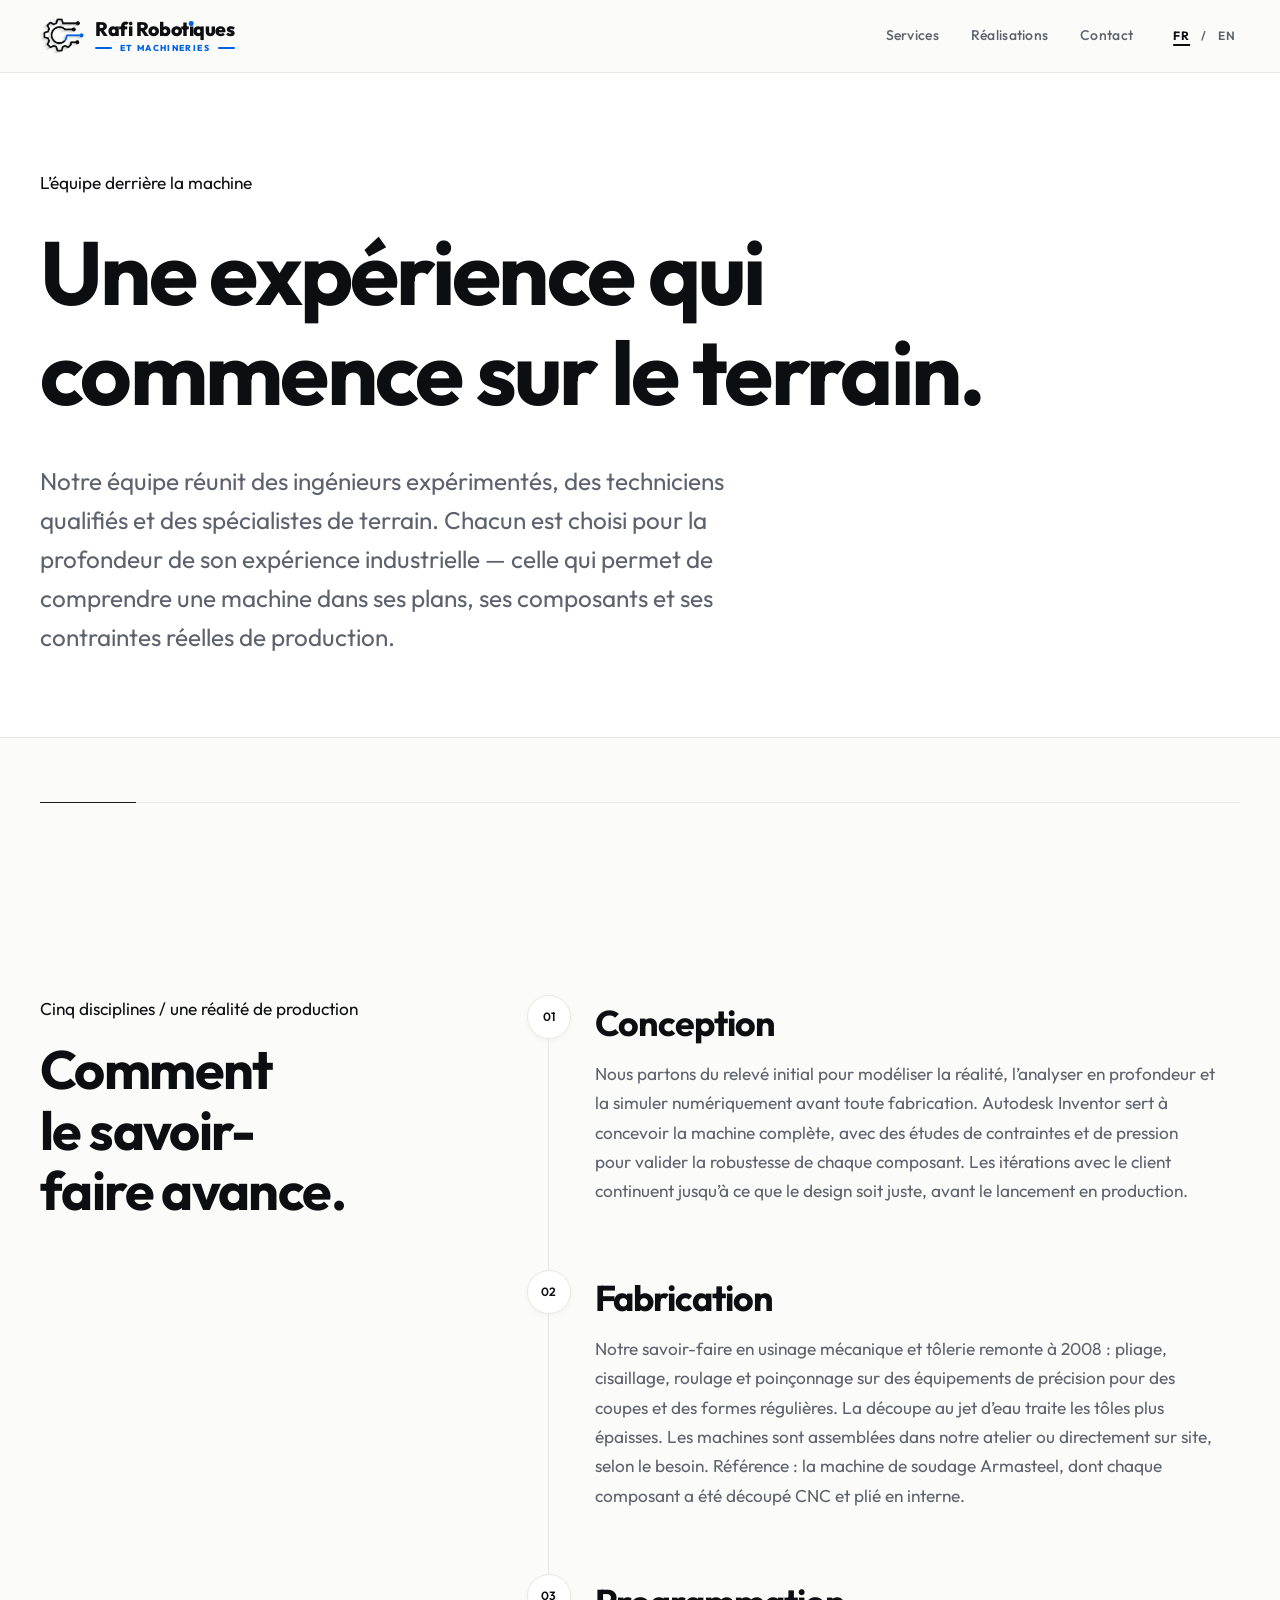
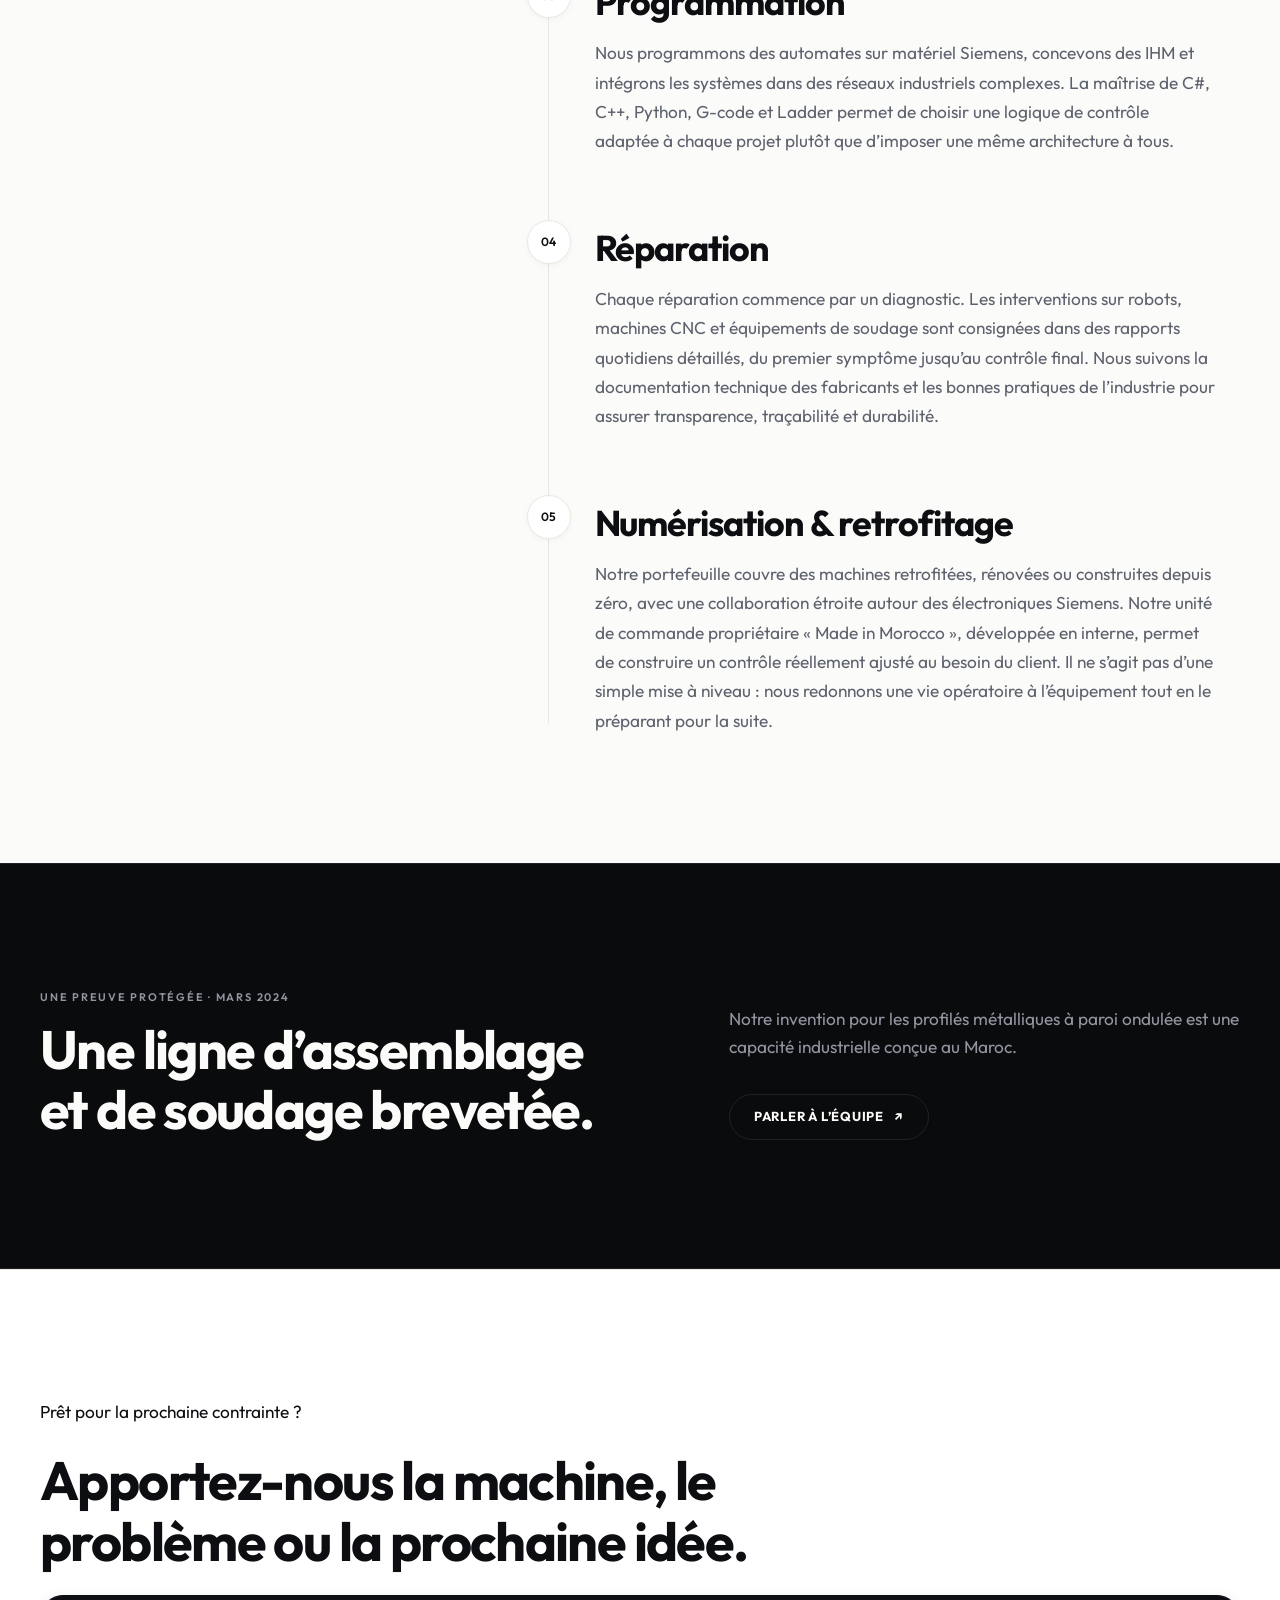
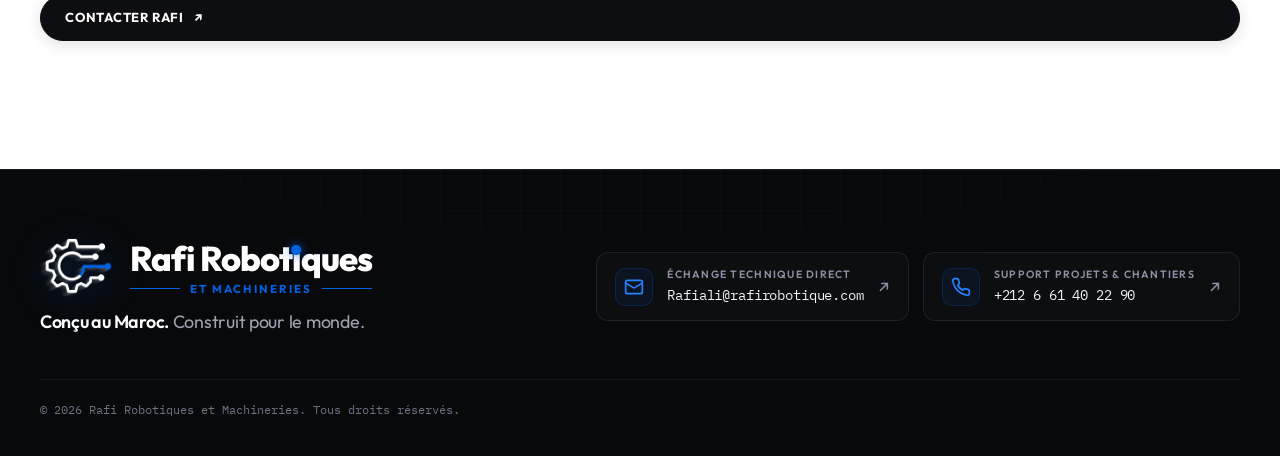
<file: a-propos/index.html>
<!DOCTYPE html><html lang="fr"><head><meta charset="UTF-8"><meta name="viewport" content="width=device-width"><link rel="icon" href="data:,"><link rel="preconnect" href="https://fonts.googleapis.com"><link rel="preconnect" href="https://fonts.gstatic.com" crossorigin><link href="https://fonts.googleapis.com/css2?family=Outfit:wght@300;400;500;600;700;800;900&family=Inter:wght@300;400;500;600;700&family=IBM+Plex+Mono:wght@400;500;600&display=swap" rel="stylesheet"><title>À propos | Rafi Robotique et Machineries — Ingénierie Industrielle, Casablanca</title><meta name="description" content="Une équipe d’ingénieurs, de techniciens qualifiés et de spécialistes terrain pour les machines industrielles. À Casablanca, l’équipe intervient sur les mac"><link rel="canonical" href="https://rafirobotique.com/a-propos/">
  <link rel="alternate" hreflang="fr" href="https://rafirobotique.com/a-propos/">
  <link rel="alternate" hreflang="fr-MA" href="https://rafirobotique.com/a-propos/">
  <link rel="alternate" hreflang="en" href="https://rafirobotique.com/en/about/">
  <link rel="alternate" hreflang="x-default" href="https://rafirobotique.com/a-propos/"><meta name="geo.region" content="MA-06"><meta name="geo.placename" content="Casablanca"><meta property="og:type" content="website"><meta property="og:site_name" content="Rafi Robotique et Machineries"><meta property="og:locale" content="fr_MA"><meta property="og:title" content="À propos | Rafi Robotique et Machineries — Ingénierie Industrielle, Casablanca"><meta property="og:description" content="Une équipe d’ingénieurs, de techniciens qualifiés et de spécialistes terrain pour les machines industrielles. À Casablanca, l’équipe intervient sur les mac"><meta property="og:url" content="https://rafirobotique.com/a-propos/"><meta property="og:image" content="https://rafirobotique.com/assets/images/logo/rafi-mark-static.png"><meta name="twitter:card" content="summary_large_image"><meta name="twitter:title" content="À propos | Rafi Robotique et Machineries — Ingénierie Industrielle, Casablanca"><meta name="twitter:description" content="Une équipe d’ingénieurs, de techniciens qualifiés et de spécialistes terrain pour les machines industrielles. À Casablanca, l’équipe intervient sur les mac"><meta name="twitter:image" content="https://rafirobotique.com/assets/images/logo/rafi-mark-static.png"><link rel="stylesheet" href="./style.css">
        <meta name="robots" content="index,follow,max-image-preview:large,max-snippet:-1,max-video-preview:-1">
  <meta property="og:locale:alternate" content="en_US">
  <meta property="og:image:alt" content="Rafi Robotique et Machineries — ingénierie industrielle">
  <meta name="twitter:image:alt" content="Rafi Robotique et Machineries — ingénierie industrielle">
  <script type="application/ld+json">
{
  "@context": "https://schema.org",
  "@graph": [
    {
      "@type": "Organization",
      "@id": "https://rafirobotique.com/#organization",
      "name": "Rafi Robotiques et Machineries",
      "alternateName": "RAFI Robotics & Machinery",
      "url": "https://rafirobotique.com/",
      "logo": "https://rafirobotique.com/assets/images/logo/rafi-mark-static.png",
      "email": "Rafiali@rafirobotique.com",
      "telephone": "+212 6 61 40 22 90",
      "description": "Rafi Robotiques et Machineries conçoit et fabrique des machines industrielles sur mesure, modernise des machines-outils par rétrofitage CNC, programme des automates Siemens et réalise le diagnostic et la réparation de machines industrielles à Casablanca, au Maroc.",
      "address": {
        "@type": "PostalAddress",
        "addressLocality": "Casablanca",
        "addressRegion": "Casablanca-Settat",
        "addressCountry": "MA"
      },
      "areaServed": {
        "@type": "Country",
        "name": "Morocco"
      },
      "knowsAbout": [
        "Conception et fabrication de machines industrielles sur mesure",
        "Rétrofitage et modernisation de machines-outils CNC",
        "Diagnostic et réparation de machines industrielles",
        "Programmation d’automates Siemens",
        "Systèmes robotisés de soudage et d’assemblage"
      ]
    },
    {
      "@type": "WebSite",
      "@id": "https://rafirobotique.com/#website",
      "url": "https://rafirobotique.com/",
      "name": "Rafi Robotiques et Machineries",
      "alternateName": "RAFI Robotics & Machinery",
      "inLanguage": [
        "fr-MA",
        "en"
      ],
      "publisher": {
        "@id": "https://rafirobotique.com/#organization"
      }
    },
    {
      "@type": "CreativeWork",
      "name": "Système robotisé de production de profilés à âme ondulée",
      "description": "Le brevet marocain OMPIC n° 65133, accordé le 28 novembre 2025, porte sur un procédé de production automatisée coordonnant la manutention robotisée, le positionnement des profilés, l’assemblage et le soudage de poutres à âme ondulée.",
      "@id": "https://rafirobotique.com/#invention",
      "inLanguage": "fr-MA",
      "datePublished": "2025-11-28",
      "identifier": {
        "@type": "PropertyValue",
        "propertyID": "OMPIC Patent Number",
        "value": "65133"
      },
      "countryOfOrigin": {
        "@type": "Country",
        "name": "Morocco"
      }
    },
    {
      "@type": "BreadcrumbList",
      "itemListElement": [
        {
          "@type": "ListItem",
          "position": 1,
          "name": "Accueil",
          "item": "https://rafirobotique.com/"
        },
        {
          "@type": "ListItem",
          "position": 2,
          "name": "À propos",
          "item": "https://rafirobotique.com/a-propos/"
        }
      ]
    },
    {
      "@type": "WebPage",
      "@id": "https://rafirobotique.com/a-propos/#webpage",
      "url": "https://rafirobotique.com/a-propos/",
      "name": "À propos | Rafi Robotique et Machineries — Ingénierie Industrielle, Casablanca",
      "inLanguage": "fr-MA",
      "isPartOf": {
        "@id": "https://rafirobotique.com/#website"
      },
      "about": {
        "@id": "https://rafirobotique.com/#organization"
      },
      "mentions": {
        "@id": "https://rafirobotique.com/#invention"
      }
    }
  ]
}
  </script>
</head><body><!-- THESIS: A technical design system for industrial precision, refusing the generic SaaS dashboard. OWN-WORLD: paper surfaces, cool path lines, compact mono data, and ember action points. STORY: visitors should read the system as dependable, precise, and ready for real implementation. FIRST VIEWPORT: wordmark and locale at top, a proof-led offer below, primary contact action in the hero. FORM: brand landing page, position 1, brief-pinned direction. FINISH: unreviewed and undocumented is unfinished; this build ends with the finish review, the verdict, and DESIGN.md --><a class="skip-link" href="#main-content">Aller au contenu</a><header class="site-header" id="site-header" data-astro-cid-isef26zo><div class="header-inner container" data-astro-cid-isef26zo><a class="logo-mark" href="../" aria-label="Rafi Robotiques et Machineries"><div class="logo-icon logo-icon--gear" aria-hidden="true"><img src="../assets/images/logo/rafi-pignon.png" alt="" width="44" height="36" class="logo-pignon-img"></div><div class="logo-text"><div class="logo-title-wrap"><span class="logo-brand-title">Rafi Robot<span class="logo-blue-i"><span class="logo-i-dot"></span><span class="logo-i-stem">ı</span></span>ques</span></div><div class="logo-brand-sub"><span class="logo-sub-line" aria-hidden="true"></span><span class="logo-sub-tag">ET MACHINERIES</span><span class="logo-sub-line" aria-hidden="true"></span></div></div></a><nav class="desktop-nav" aria-label="Navigation principale" data-astro-cid-isef26zo><a href="../services/" class="nav-link" data-astro-cid-isef26zo>Services</a><a href="../realisations/" class="nav-link" data-astro-cid-isef26zo>Réalisations</a><a href="../contact/" class="nav-link nav-link--contact" data-astro-cid-isef26zo>Contact</a></nav><div class="header-actions" data-astro-cid-isef26zo><nav class="locale" aria-label="Language" data-astro-cid-nufymefk><a href="../a-propos/" aria-label="Français" aria-current="page" data-astro-cid-nufymefk>FR</a><span aria-hidden="true" data-astro-cid-nufymefk>/</span><a href="../en/about/" aria-label="English" data-astro-cid-nufymefk>EN</a></nav>        <button class="menu-toggle" type="button" aria-controls="mobile-nav" aria-expanded="false" aria-label="Menu principal">
          <span></span>
          <span></span>
          <span></span>
          <b class="sr-only">Ouvrir le menu</b>
        </button>
      </div>
    </div>
  </header>

  <!-- MOBILE NAVIGATION DRAWER & BACKDROP -->
  <div class="mobile-nav-backdrop" id="mobile-nav-backdrop" aria-hidden="true"></div>
  <nav class="mobile-nav" id="mobile-nav" aria-label="Menu mobile" aria-hidden="true">
    <div class="mobile-nav__links">
      <a href="../" class="mobile-nav__item" aria-label="Accueil">
        <span class="mobile-nav__index">01</span>
        <span class="mobile-nav__title">Accueil</span>
        <span class="mobile-nav__arrow" aria-hidden="true">→</span>
      </a>

      <a href="../services/" class="mobile-nav__item" aria-label="Services">
        <span class="mobile-nav__index">02</span>
        <span class="mobile-nav__title">Services</span>
        <span class="mobile-nav__arrow" aria-hidden="true">→</span>
      </a>

      <a href="../realisations/" class="mobile-nav__item" aria-label="Réalisations">
        <span class="mobile-nav__index">03</span>
        <span class="mobile-nav__title">Réalisations</span>
        <span class="mobile-nav__arrow" aria-hidden="true">→</span>
      </a>
    </div>

    <!-- PRIMARY ACTION CTA: CONTACT US -->
    <a href="../contact/" class="mobile-nav__cta" aria-label="Contact Us">
      <span class="mobile-nav__cta-title">
        Contact Us
        <svg width="18" height="18" viewBox="0 0 24 24" fill="none" stroke="currentColor" stroke-width="2.5" stroke-linecap="round" stroke-linejoin="round" aria-hidden="true">
          <path d="M7 17L17 7M17 7H7M17 7V17"/>
        </svg>
      </span>
    </a>

    <!-- QUICK TECHNICAL HOTLINE STRIP -->
    <div class="mobile-nav__hotline">
      <a href="tel:+212661402290" class="mobile-nav__hotline-link" aria-label="Téléphone direct atelier">
        <span class="mobile-nav__hotline-icon" aria-hidden="true">
          <svg width="14" height="14" viewBox="0 0 24 24" fill="none" stroke="currentColor" stroke-width="2" stroke-linecap="round" stroke-linejoin="round"><path d="M22 16.92v3a2 2 0 0 1-2.18 2 19.79 19.79 0 0 1-8.63-3.07 19.5 19.5 0 0 1-6-6 19.79 19.79 0 0 1-3.07-8.67A2 2 0 0 1 4.11 2h3a2 2 0 0 1 2 1.72 12.84 12.84 0 0 0 .7 2.81 2 2 0 0 1-.45 2.11L8.09 9.91a16 16 0 0 0 6 6l1.27-1.27a2 2 0 0 1 2.11-.45 12.84 12.84 0 0 0 2.81.7A2 2 0 0 1 22 16.92z"/></svg>
        </span>
        <span class="mobile-nav__hotline-val">+212 6 61 40 22 90</span>
      </a>
      <a href="mailto:Rafiali@rafirobotique.com" class="mobile-nav__hotline-link" aria-label="Email technique atelier">
        <span class="mobile-nav__hotline-icon" aria-hidden="true">
          <svg width="14" height="14" viewBox="0 0 24 24" fill="none" stroke="currentColor" stroke-width="2" stroke-linecap="round" stroke-linejoin="round"><rect width="20" height="16" x="2" y="4" rx="2"/><path d="m22 7-8.97 5.7a1.94 1.94 0 0 1-2.06 0L2 7"/></svg>
        </span>
        <span class="mobile-nav__hotline-val">Rafiali@rafirobotique.com</span>
      </a>
    </div>
  </nav>

  <script>
    const header = document.querySelector('#site-header');
    const menu = document.querySelector('.menu-toggle');
    const nav = document.querySelector('#mobile-nav');
    const backdrop = document.querySelector('#mobile-nav-backdrop');

    function toggleMenu(forceOpen) {
      const currentOpen = menu?.getAttribute('aria-expanded') === 'true';
      const open = forceOpen !== undefined ? forceOpen : !currentOpen;
      menu?.setAttribute('aria-expanded', String(open));
      nav?.classList.toggle('is-open', open);
      nav?.setAttribute('aria-hidden', String(!open));
      backdrop?.classList.toggle('is-open', open);
      backdrop?.setAttribute('aria-hidden', String(!open));
      document.body.classList.toggle('menu-open', open);
    }

    menu?.addEventListener('click', () => toggleMenu());
    backdrop?.addEventListener('click', () => toggleMenu(false));
    document.addEventListener('keydown', (e) => {
      if (e.key === 'Escape' && menu?.getAttribute('aria-expanded') === 'true') {
        toggleMenu(false);
      }
    });

    nav?.querySelectorAll('a').forEach(link => {
      link.addEventListener('click', () => toggleMenu(false));
    });

    window.addEventListener('scroll', () => header?.classList.toggle('is-scrolled', window.scrollY > 12), { passive: true });
  </script><main id="main-content"><div class="about-page" data-astro-cid-hj2mcjjc><section class="about-opening" data-astro-cid-hj2mcjjc><div class="container" data-astro-cid-hj2mcjjc><p class="section-kicker" data-astro-cid-hj2mcjjc>L’équipe derrière la machine</p><h1 data-astro-cid-hj2mcjjc>Une expérience qui commence sur le terrain.</h1><p class="opening-copy" data-astro-cid-hj2mcjjc>Notre équipe réunit des ingénieurs expérimentés, des techniciens qualifiés et des spécialistes de terrain. Chacun est choisi pour la profondeur de son expérience industrielle — celle qui permet de comprendre une machine dans ses plans, ses composants et ses contraintes réelles de production.</p></div></section><div class="toolpath" aria-hidden="true" data-astro-cid-74kknngm><span data-astro-cid-74kknngm></span></div><section class="timeline-section section" aria-labelledby="timeline-title" data-astro-cid-hj2mcjjc><div class="container timeline-layout" data-astro-cid-hj2mcjjc><div class="timeline-intro" data-astro-cid-hj2mcjjc><p class="section-kicker" data-astro-cid-hj2mcjjc>Cinq disciplines / une réalité de production</p><h2 id="timeline-title" data-astro-cid-hj2mcjjc>Comment le savoir-faire avance.</h2></div><div class="timeline" data-astro-cid-hj2mcjjc><article class="timeline-item" data-astro-cid-hj2mcjjc><div class="timeline-marker" data-astro-cid-hj2mcjjc><span data-astro-cid-hj2mcjjc>01</span></div><div class="timeline-content" data-astro-cid-hj2mcjjc><h3 data-astro-cid-hj2mcjjc>Conception</h3><p data-astro-cid-hj2mcjjc>Nous partons du relevé initial pour modéliser la réalité, l’analyser en profondeur et la simuler numériquement avant toute fabrication. Autodesk Inventor sert à concevoir la machine complète, avec des études de contraintes et de pression pour valider la robustesse de chaque composant. Les itérations avec le client continuent jusqu’à ce que le design soit juste, avant le lancement en production.</p></div></article><article class="timeline-item" data-astro-cid-hj2mcjjc><div class="timeline-marker" data-astro-cid-hj2mcjjc><span data-astro-cid-hj2mcjjc>02</span></div><div class="timeline-content" data-astro-cid-hj2mcjjc><h3 data-astro-cid-hj2mcjjc>Fabrication</h3><p data-astro-cid-hj2mcjjc>Notre savoir-faire en usinage mécanique et tôlerie remonte à 2008 : pliage, cisaillage, roulage et poinçonnage sur des équipements de précision pour des coupes et des formes régulières. La découpe au jet d’eau traite les tôles plus épaisses. Les machines sont assemblées dans notre atelier ou directement sur site, selon le besoin. Référence : la machine de soudage Armasteel, dont chaque composant a été découpé CNC et plié en interne.</p></div></article><article class="timeline-item" data-astro-cid-hj2mcjjc><div class="timeline-marker" data-astro-cid-hj2mcjjc><span data-astro-cid-hj2mcjjc>03</span></div><div class="timeline-content" data-astro-cid-hj2mcjjc><h3 data-astro-cid-hj2mcjjc>Programmation</h3><p data-astro-cid-hj2mcjjc>Nous programmons des automates sur matériel Siemens, concevons des IHM et intégrons les systèmes dans des réseaux industriels complexes. La maîtrise de C#, C++, Python, G-code et Ladder permet de choisir une logique de contrôle adaptée à chaque projet plutôt que d’imposer une même architecture à tous.</p></div></article><article class="timeline-item" data-astro-cid-hj2mcjjc><div class="timeline-marker" data-astro-cid-hj2mcjjc><span data-astro-cid-hj2mcjjc>04</span></div><div class="timeline-content" data-astro-cid-hj2mcjjc><h3 data-astro-cid-hj2mcjjc>Réparation</h3><p data-astro-cid-hj2mcjjc>Chaque réparation commence par un diagnostic. Les interventions sur robots, machines CNC et équipements de soudage sont consignées dans des rapports quotidiens détaillés, du premier symptôme jusqu’au contrôle final. Nous suivons la documentation technique des fabricants et les bonnes pratiques de l’industrie pour assurer transparence, traçabilité et durabilité.</p></div></article><article class="timeline-item" data-astro-cid-hj2mcjjc><div class="timeline-marker" data-astro-cid-hj2mcjjc><span data-astro-cid-hj2mcjjc>05</span></div><div class="timeline-content" data-astro-cid-hj2mcjjc><h3 data-astro-cid-hj2mcjjc>Numérisation &amp; retrofitage</h3><p data-astro-cid-hj2mcjjc>Notre portefeuille couvre des machines retrofitées, rénovées ou construites depuis zéro, avec une collaboration étroite autour des électroniques Siemens. Notre unité de commande propriétaire « Made in Morocco », développée en interne, permet de construire un contrôle réellement ajusté au besoin du client. Il ne s’agit pas d’une simple mise à niveau : nous redonnons une vie opératoire à l’équipement tout en le préparant pour la suite.</p></div></article></div></div></section><section class="patent section" aria-labelledby="patent-title" data-astro-cid-sxu2z635><div class="container patent-grid" data-astro-cid-sxu2z635><div data-astro-cid-sxu2z635><p class="section-kicker" data-astro-cid-sxu2z635>Une preuve protégée · Mars 2024</p><h2 id="patent-title" data-astro-cid-sxu2z635>Une ligne d’assemblage et de soudage brevetée.</h2></div><div data-astro-cid-sxu2z635><p data-astro-cid-sxu2z635>Notre invention pour les profilés métalliques à paroi ondulée est une capacité industrielle conçue au Maroc.</p><div class="patent-cta-wrap" data-astro-cid-sxu2z635><a class="button button--secondary" href="../contact/" data-astro-cid-j6ocf6pu>Parler à l’équipe<span aria-hidden="true" data-astro-cid-j6ocf6pu>↗</span></a></div></div></div></section><section class="about-cta section" data-astro-cid-hj2mcjjc><div class="container" data-astro-cid-hj2mcjjc><p class="section-kicker" data-astro-cid-hj2mcjjc>Prêt pour la prochaine contrainte ?</p><h2 data-astro-cid-hj2mcjjc>Apportez-nous la machine, le problème ou la prochaine idée.</h2><a class="button button--primary" href="../contact/" data-astro-cid-j6ocf6pu>Contacter Rafi<span aria-hidden="true" data-astro-cid-j6ocf6pu>↗</span></a></div></section></div></main><footer class="site-footer" id="site-footer">
    <div class="footer-ambient-grid" aria-hidden="true"></div>

    <div class="container footer-console">
      <!-- Row 1: Brand Anchor + Motto + Direct Contact Hub -->
      <div class="footer-top-deck">
        <div class="footer-identity-block">
          <a class="footer-brand footer-brand--large" href="../" aria-label="Rafi Robotiques et Machineries — Accueil">
            <div class="footer-brand__mark" aria-hidden="true">
              <img src="../assets/images/logo/rafi-pignon-white.png" alt="" width="68" height="56" class="footer-pignon-img">
            </div>
            <div class="footer-brand__text">
              <div class="footer-brand__title-row">
                <span class="footer-brand__title" spellcheck="false" lang="fr">Rafi Robot<span class="footer-blue-i"><span class="footer-i-stem">i</span></span>ques</span>
              </div>
              <div class="footer-brand__subtitle-row">
                <span class="footer-sub-line" aria-hidden="true"></span>
                <span class="footer-sub-tag">ET MACHINERIES</span>
                <span class="footer-sub-line" aria-hidden="true"></span>
              </div>
            </div>
          </a>

          <!-- Official Company Motto -->
          <p class="footer-motto">
            <span class="footer-motto__highlight">Conçu au Maroc.</span> Construit pour le monde.
          </p>
        </div>

        <!-- Tactical Direct Engineer Action Cards -->
        <div class="footer-action-deck">
          <a href="mailto:Rafiali@rafirobotique.com" class="footer-contact-capsule" aria-label="Envoyer un email à Rafiali@rafirobotique.com">
            <div class="capsule-icon-box" aria-hidden="true">
              <svg width="20" height="20" viewBox="0 0 24 24" fill="none" stroke="currentColor" stroke-width="2" stroke-linecap="round" stroke-linejoin="round">
                <rect width="20" height="16" x="2" y="4" rx="2"></rect>
                <path d="m22 7-8.97 5.7a1.94 1.94 0 0 1-2.06 0L2 7"></path>
              </svg>
            </div>
            <div class="capsule-body">
              <span class="capsule-kicker">Échange technique direct</span>
              <span class="capsule-value">Rafiali@rafirobotique.com</span>
            </div>
            <div class="capsule-arrow" aria-hidden="true">↗</div>
          </a>

          <a href="tel:+212661402290" class="footer-contact-capsule" aria-label="Appeler la ligne technique directe +212 6 61 40 22 90">
            <div class="capsule-icon-box" aria-hidden="true">
              <svg width="20" height="20" viewBox="0 0 24 24" fill="none" stroke="currentColor" stroke-width="2" stroke-linecap="round" stroke-linejoin="round">
                <path d="M22 16.92v3a2 2 0 0 1-2.18 2 19.79 19.79 0 0 1-8.63-3.07 19.5 19.5 0 0 1-6-6 19.79 19.79 0 0 1-3.07-8.67A2 2 0 0 1 4.11 2h3a2 2 0 0 1 2 1.72 12.84 12.84 0 0 0 .7 2.81 2 2 0 0 1-.45 2.11L8.09 9.91a16 16 0 0 0 6 6l1.27-1.27a2 2 0 0 1 2.11-.45 12.84 12.84 0 0 0 2.81.7A2 2 0 0 1 22 16.92z"></path>
              </svg>
            </div>
            <div class="capsule-body">
              <span class="capsule-kicker">Support Projets &amp; Chantiers</span>
              <span class="capsule-value">+212 6 61 40 22 90</span>
            </div>
            <div class="capsule-arrow" aria-hidden="true">↗</div>
          </a>
        </div>
      </div>

      <!-- Terminal Meta Bar (Legal Copyright) -->
      <div class="footer-terminal-bar">
        <span class="terminal-text">© 2026 Rafi Robotiques et Machineries. Tous droits réservés.</span>
      </div>
    </div>
  </footer><script>
  const revealTargets = document.querySelectorAll('main section, main .section, main .index-card, main .service-card, main .project-card, main .related-grid article, main .gallery-card, main .spec-plate, main .timeline-item, main .contact-links a, main .faq details');
  revealTargets.forEach((el, index) => {
    el.classList.add('scroll-reveal');
    el.style.setProperty('--reveal-order', String(index));
    el.dataset.revealDelay = String(Math.min(index % 4, 3));
  });
  const revealObserver = new IntersectionObserver((entries, observer) => {
    entries.forEach((entry) => {
      if (entry.isIntersecting) {
        entry.target.classList.add('is-visible');
        observer.unobserve(entry.target);
      }
    });
  }, { threshold: 0.02, rootMargin: '50px 0px -5% 0px' });
  revealTargets.forEach((el) => revealObserver.observe(el));
</script></body></html>
</file>
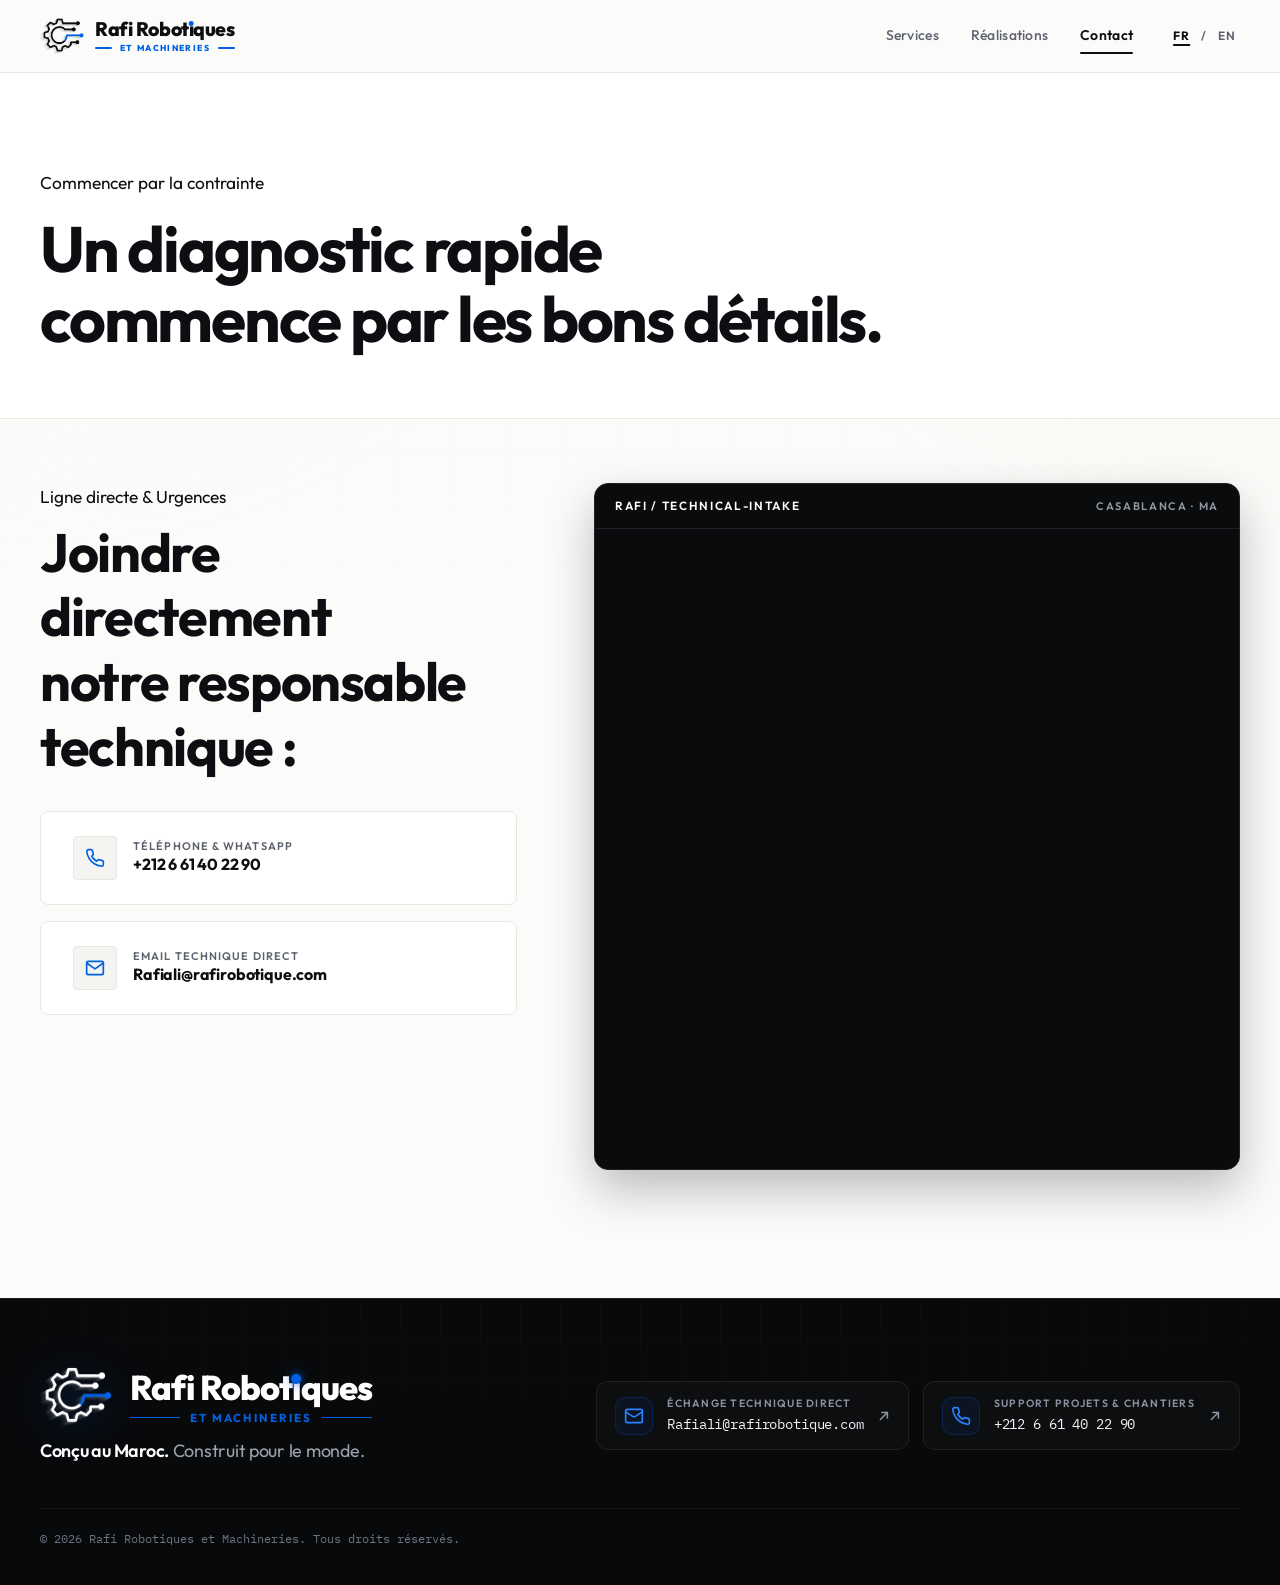
<file: contact/index.html>
<!DOCTYPE html><html lang="fr"><head><meta charset="UTF-8"><meta name="viewport" content="width=device-width"><link rel="icon" href="data:,"><link rel="preconnect" href="https://fonts.googleapis.com"><link rel="preconnect" href="https://fonts.gstatic.com" crossorigin><link href="https://fonts.googleapis.com/css2?family=Outfit:wght@300;400;500;600;700;800;900&family=Inter:wght@300;400;500;600;700&family=IBM+Plex+Mono:wght@400;500;600&display=swap" rel="stylesheet"><title>Contact &amp; Réservation | Rafi Robotique et Machineries — Ingénierie Industrielle, Casablanca</title><meta name="description" content="Réservez un diagnostic technique ou transmettez votre cahier des charges à Rafi à Casablanca. À Casablanca, l’équipe intervient sur les machines industriel"><link rel="canonical" href="https://rafirobotique.com/contact/">
  <link rel="alternate" hreflang="fr" href="https://rafirobotique.com/contact/">
  <link rel="alternate" hreflang="fr-MA" href="https://rafirobotique.com/contact/">
  <link rel="alternate" hreflang="en" href="https://rafirobotique.com/en/contact/">
  <link rel="alternate" hreflang="x-default" href="https://rafirobotique.com/contact/"><meta name="geo.region" content="MA-06"><meta name="geo.placename" content="Casablanca"><meta property="og:type" content="website"><meta property="og:site_name" content="Rafi Robotique et Machineries"><meta property="og:locale" content="fr_MA"><meta property="og:title" content="Contact &amp; Réservation | Rafi Robotique et Machineries — Ingénierie Industrielle, Casablanca"><meta property="og:description" content="Réservez un diagnostic technique ou transmettez votre cahier des charges à Rafi à Casablanca. À Casablanca, l’équipe intervient sur les machines industriel"><meta property="og:url" content="https://rafirobotique.com/contact/"><meta property="og:image" content="https://rafirobotique.com/assets/images/logo/rafi-mark-static.png"><meta name="twitter:card" content="summary_large_image"><meta name="twitter:title" content="Contact &amp; Réservation | Rafi Robotique et Machineries — Ingénierie Industrielle, Casablanca"><meta name="twitter:description" content="Réservez un diagnostic technique ou transmettez votre cahier des charges à Rafi à Casablanca. À Casablanca, l’équipe intervient sur les machines industriel"><meta name="twitter:image" content="https://rafirobotique.com/assets/images/logo/rafi-mark-static.png"><link rel="stylesheet" href="./style.css">
        <meta name="robots" content="index,follow,max-image-preview:large,max-snippet:-1,max-video-preview:-1">
  <meta property="og:locale:alternate" content="en_US">
  <meta property="og:image:alt" content="Rafi Robotique et Machineries — ingénierie industrielle">
  <meta name="twitter:image:alt" content="Rafi Robotique et Machineries — ingénierie industrielle">
  <script type="application/ld+json">
{
  "@context": "https://schema.org",
  "@graph": [
    {
      "@type": "Organization",
      "@id": "https://rafirobotique.com/#organization",
      "name": "Rafi Robotiques et Machineries",
      "alternateName": "RAFI Robotics & Machinery",
      "url": "https://rafirobotique.com/",
      "logo": "https://rafirobotique.com/assets/images/logo/rafi-mark-static.png",
      "email": "Rafiali@rafirobotique.com",
      "telephone": "+212 6 61 40 22 90",
      "description": "Rafi Robotiques et Machineries conçoit et fabrique des machines industrielles sur mesure, modernise des machines-outils par rétrofitage CNC, programme des automates Siemens et réalise le diagnostic et la réparation de machines industrielles à Casablanca, au Maroc.",
      "address": {
        "@type": "PostalAddress",
        "addressLocality": "Casablanca",
        "addressRegion": "Casablanca-Settat",
        "addressCountry": "MA"
      },
      "areaServed": {
        "@type": "Country",
        "name": "Morocco"
      },
      "knowsAbout": [
        "Conception et fabrication de machines industrielles sur mesure",
        "Rétrofitage et modernisation de machines-outils CNC",
        "Diagnostic et réparation de machines industrielles",
        "Programmation d’automates Siemens",
        "Systèmes robotisés de soudage et d’assemblage"
      ]
    },
    {
      "@type": "WebSite",
      "@id": "https://rafirobotique.com/#website",
      "url": "https://rafirobotique.com/",
      "name": "Rafi Robotiques et Machineries",
      "alternateName": "RAFI Robotics & Machinery",
      "inLanguage": [
        "fr-MA",
        "en"
      ],
      "publisher": {
        "@id": "https://rafirobotique.com/#organization"
      }
    },
    {
      "@type": "BreadcrumbList",
      "itemListElement": [
        {
          "@type": "ListItem",
          "position": 1,
          "name": "Accueil",
          "item": "https://rafirobotique.com/"
        },
        {
          "@type": "ListItem",
          "position": 2,
          "name": "Contact & Réservation",
          "item": "https://rafirobotique.com/contact/"
        }
      ]
    },
    {
      "@type": "WebPage",
      "@id": "https://rafirobotique.com/contact/#webpage",
      "url": "https://rafirobotique.com/contact/",
      "name": "Contact & Réservation | Rafi Robotique et Machineries — Ingénierie Industrielle, Casablanca",
      "inLanguage": "fr-MA",
      "isPartOf": {
        "@id": "https://rafirobotique.com/#website"
      },
      "about": {
        "@id": "https://rafirobotique.com/#organization"
      }
    }
  ]
}
  </script>
</head><body><!-- THESIS: A technical design system for industrial precision, refusing the generic SaaS dashboard. OWN-WORLD: paper surfaces, cool path lines, compact mono data, and ember action points. STORY: visitors should read the system as dependable, precise, and ready for real implementation. FIRST VIEWPORT: wordmark and locale at top, a proof-led offer below, primary contact action in the hero. FORM: brand landing page, position 1, brief-pinned direction. FINISH: unreviewed and undocumented is unfinished; this build ends with the finish review, the verdict, and DESIGN.md --><a class="skip-link" href="#main-content">Aller au contenu</a><header class="site-header" id="site-header" data-astro-cid-isef26zo><div class="header-inner container" data-astro-cid-isef26zo><a class="logo-mark" href="../" aria-label="Rafi Robotiques et Machineries"><div class="logo-icon logo-icon--gear" aria-hidden="true"><img src="../assets/images/logo/rafi-pignon.png" alt="" width="44" height="36" class="logo-pignon-img"></div><div class="logo-text"><div class="logo-title-wrap"><span class="logo-brand-title">Rafi Robot<span class="logo-blue-i"><span class="logo-i-dot"></span><span class="logo-i-stem">ı</span></span>ques</span></div><div class="logo-brand-sub"><span class="logo-sub-line" aria-hidden="true"></span><span class="logo-sub-tag">ET MACHINERIES</span><span class="logo-sub-line" aria-hidden="true"></span></div></div></a><nav class="desktop-nav" aria-label="Navigation principale" data-astro-cid-isef26zo><a href="../services/" class="nav-link" data-astro-cid-isef26zo>Services</a><a href="../realisations/" class="nav-link" data-astro-cid-isef26zo>Réalisations</a><a href="../contact/" class="nav-link nav-link--contact is-active" aria-current="page" data-astro-cid-isef26zo>Contact</a></nav><div class="header-actions" data-astro-cid-isef26zo><nav class="locale" aria-label="Language" data-astro-cid-nufymefk><a href="../contact/" aria-label="Français" aria-current="page" data-astro-cid-nufymefk>FR</a><span aria-hidden="true" data-astro-cid-nufymefk>/</span><a href="../en/contact/" aria-label="English" data-astro-cid-nufymefk>EN</a></nav>        <button class="menu-toggle" type="button" aria-controls="mobile-nav" aria-expanded="false" aria-label="Menu principal">
          <span></span>
          <span></span>
          <span></span>
          <b class="sr-only">Ouvrir le menu</b>
        </button>
      </div>
    </div>
  </header>

  <!-- MOBILE NAVIGATION DRAWER & BACKDROP -->
  <div class="mobile-nav-backdrop" id="mobile-nav-backdrop" aria-hidden="true"></div>
  <nav class="mobile-nav" id="mobile-nav" aria-label="Menu mobile" aria-hidden="true">
    <div class="mobile-nav__links">
      <a href="../" class="mobile-nav__item" aria-label="Accueil">
        <span class="mobile-nav__index">01</span>
        <span class="mobile-nav__title">Accueil</span>
        <span class="mobile-nav__arrow" aria-hidden="true">→</span>
      </a>

      <a href="../services/" class="mobile-nav__item" aria-label="Services">
        <span class="mobile-nav__index">02</span>
        <span class="mobile-nav__title">Services</span>
        <span class="mobile-nav__arrow" aria-hidden="true">→</span>
      </a>

      <a href="../realisations/" class="mobile-nav__item" aria-label="Réalisations">
        <span class="mobile-nav__index">03</span>
        <span class="mobile-nav__title">Réalisations</span>
        <span class="mobile-nav__arrow" aria-hidden="true">→</span>
      </a>
    </div>

    <!-- PRIMARY ACTION CTA: CONTACT US -->
    <a href="../contact/" class="mobile-nav__cta is-active" aria-current="page" aria-label="Contact Us">
      <span class="mobile-nav__cta-title">
        Contact Us
        <svg width="18" height="18" viewBox="0 0 24 24" fill="none" stroke="currentColor" stroke-width="2.5" stroke-linecap="round" stroke-linejoin="round" aria-hidden="true">
          <path d="M7 17L17 7M17 7H7M17 7V17"/>
        </svg>
      </span>
    </a>

    <!-- QUICK TECHNICAL HOTLINE STRIP -->
    <div class="mobile-nav__hotline">
      <a href="tel:+212661402290" class="mobile-nav__hotline-link" aria-label="Téléphone direct atelier">
        <span class="mobile-nav__hotline-icon" aria-hidden="true">
          <svg width="14" height="14" viewBox="0 0 24 24" fill="none" stroke="currentColor" stroke-width="2" stroke-linecap="round" stroke-linejoin="round"><path d="M22 16.92v3a2 2 0 0 1-2.18 2 19.79 19.79 0 0 1-8.63-3.07 19.5 19.5 0 0 1-6-6 19.79 19.79 0 0 1-3.07-8.67A2 2 0 0 1 4.11 2h3a2 2 0 0 1 2 1.72 12.84 12.84 0 0 0 .7 2.81 2 2 0 0 1-.45 2.11L8.09 9.91a16 16 0 0 0 6 6l1.27-1.27a2 2 0 0 1 2.11-.45 12.84 12.84 0 0 0 2.81.7A2 2 0 0 1 22 16.92z"/></svg>
        </span>
        <span class="mobile-nav__hotline-val">+212 6 61 40 22 90</span>
      </a>
      <a href="mailto:Rafiali@rafirobotique.com" class="mobile-nav__hotline-link" aria-label="Email technique atelier">
        <span class="mobile-nav__hotline-icon" aria-hidden="true">
          <svg width="14" height="14" viewBox="0 0 24 24" fill="none" stroke="currentColor" stroke-width="2" stroke-linecap="round" stroke-linejoin="round"><rect width="20" height="16" x="2" y="4" rx="2"/><path d="m22 7-8.97 5.7a1.94 1.94 0 0 1-2.06 0L2 7"/></svg>
        </span>
        <span class="mobile-nav__hotline-val">Rafiali@rafirobotique.com</span>
      </a>
    </div>
  </nav>

  <script>
    const header = document.querySelector('#site-header');
    const menu = document.querySelector('.menu-toggle');
    const nav = document.querySelector('#mobile-nav');
    const backdrop = document.querySelector('#mobile-nav-backdrop');

    function toggleMenu(forceOpen) {
      const currentOpen = menu?.getAttribute('aria-expanded') === 'true';
      const open = forceOpen !== undefined ? forceOpen : !currentOpen;
      menu?.setAttribute('aria-expanded', String(open));
      nav?.classList.toggle('is-open', open);
      nav?.setAttribute('aria-hidden', String(!open));
      backdrop?.classList.toggle('is-open', open);
      backdrop?.setAttribute('aria-hidden', String(!open));
      document.body.classList.toggle('menu-open', open);
    }

    menu?.addEventListener('click', () => toggleMenu());
    backdrop?.addEventListener('click', () => toggleMenu(false));
    document.addEventListener('keydown', (e) => {
      if (e.key === 'Escape' && menu?.getAttribute('aria-expanded') === 'true') {
        toggleMenu(false);
      }
    });

    nav?.querySelectorAll('a').forEach(link => {
      link.addEventListener('click', () => toggleMenu(false));
    });

    window.addEventListener('scroll', () => header?.classList.toggle('is-scrolled', window.scrollY > 12), { passive: true });
  </script><main id="main-content"><div class="contact-page" data-astro-cid-qjvhfxcr><!-- Hero Header --><section class="contact-hero" data-astro-cid-qjvhfxcr><div class="container" data-astro-cid-qjvhfxcr><p class="section-kicker" data-astro-cid-qjvhfxcr>Commencer par la contrainte</p><h1 data-astro-cid-qjvhfxcr>Un diagnostic rapide commence par les bons détails.</h1></div></section><!-- Main Interactive Intake & Direct Contact Grid --><section class="contact-main section" data-astro-cid-qjvhfxcr><div class="container contact-grid" data-astro-cid-qjvhfxcr><!-- Left Sidebar: Direct Line & Context --><div class="contact-sidebar" data-astro-cid-qjvhfxcr><div class="sidebar-block" data-astro-cid-qjvhfxcr><p class="section-kicker" data-astro-cid-qjvhfxcr>Ligne directe &amp; Urgences</p><h2 data-astro-cid-qjvhfxcr>Joindre directement notre responsable technique :</h2><div class="contact-cards" data-astro-cid-qjvhfxcr><a href="tel:+212661402290" class="direct-card direct-card--phone" data-astro-cid-qjvhfxcr><div class="direct-card__icon" aria-hidden="true" data-astro-cid-qjvhfxcr><svg xmlns="http://www.w3.org/2000/svg" width="20" height="20" viewBox="0 0 24 24" fill="none" stroke="currentColor" stroke-width="2" stroke-linecap="round" stroke-linejoin="round" data-astro-cid-qjvhfxcr><path d="M22 16.92v3a2 2 0 0 1-2.18 2 19.79 19.79 0 0 1-8.63-3.07 19.5 19.5 0 0 1-6-6 19.79 19.79 0 0 1-3.07-8.67A2 2 0 0 1 4.11 2h3a2 2 0 0 1 2 1.72 12.84 12.84 0 0 0 .7 2.81 2 2 0 0 1-.45 2.11L8.09 9.91a16 16 0 0 0 6 6l1.27-1.27a2 2 0 0 1 2.11-.45 12.84 12.84 0 0 0 2.81.7A2 2 0 0 1 22 16.92z" data-astro-cid-qjvhfxcr></path></svg></div><div class="direct-card__info" data-astro-cid-qjvhfxcr><span data-astro-cid-qjvhfxcr>Téléphone &amp; WhatsApp</span><strong data-astro-cid-qjvhfxcr>+212 6 61 40 22 90</strong></div></a><a href="mailto:Rafiali@rafirobotique.com" class="direct-card direct-card--email" data-astro-cid-qjvhfxcr><div class="direct-card__icon" aria-hidden="true" data-astro-cid-qjvhfxcr><svg xmlns="http://www.w3.org/2000/svg" width="20" height="20" viewBox="0 0 24 24" fill="none" stroke="currentColor" stroke-width="2" stroke-linecap="round" stroke-linejoin="round" data-astro-cid-qjvhfxcr><path d="M4 4h16c1.1 0 2 .9 2 2v12c0 1.1-.9 2-2 2H4c-1.1 0-2-.9-2-2V6c0-1.1.9-2 2-2z" data-astro-cid-qjvhfxcr></path><polyline points="22,6 12,13 2,6" data-astro-cid-qjvhfxcr></polyline></svg></div><div class="direct-card__info" data-astro-cid-qjvhfxcr><span data-astro-cid-qjvhfxcr>Email technique direct</span><strong data-astro-cid-qjvhfxcr>Rafiali@rafirobotique.com</strong></div></a></div></div></div><!-- Right Side: The Embedded Tally Intake Form --><div class="contact-form-slot" data-astro-cid-qjvhfxcr><div class="tally-wrap" data-astro-cid-5pmdpn63><div class="tally-head" data-astro-cid-5pmdpn63><span class="section-kicker" data-astro-cid-5pmdpn63>RAFI / TECHNICAL-INTAKE</span><span class="tally-ref" data-astro-cid-5pmdpn63>CASABLANCA · MA</span></div><iframe data-tally-src="https://tally.so/embed/GxAWYO?alignLeft=1&amp;hideTitle=1&amp;transparentBackground=1&amp;dynamicHeight=1" loading="lazy" width="100%" height="640" frameborder="0" marginheight="0" marginwidth="0" title="Cahier des charges &amp; Réservation technique" data-astro-cid-5pmdpn63></iframe></div><script>
  const tallyRoot = document.querySelector('.tally-wrap');
  let tallyLoaded = false;
  const loadTally = () => {
    if (tallyLoaded) return;
    tallyLoaded = true;
    const script = document.createElement('script');
    script.async = true;
    script.src = 'https://tally.so/widgets/embed.js';
    script.onload = () => window.Tally?.loadEmbeds();
    document.head.appendChild(script);
  };
  if (tallyRoot) {
    const tallyObserver = new IntersectionObserver(([entry]) => {
      if (entry.isIntersecting) {
        loadTally();
        tallyObserver.disconnect();
      }
    }, { rootMargin: '240px' });
    tallyObserver.observe(tallyRoot);
  }
</script></div></div></section></div></main><footer class="site-footer" id="site-footer">
    <div class="footer-ambient-grid" aria-hidden="true"></div>

    <div class="container footer-console">
      <!-- Row 1: Brand Anchor + Motto + Direct Contact Hub -->
      <div class="footer-top-deck">
        <div class="footer-identity-block">
          <a class="footer-brand footer-brand--large" href="../" aria-label="Rafi Robotiques et Machineries — Accueil">
            <div class="footer-brand__mark" aria-hidden="true">
              <img src="../assets/images/logo/rafi-pignon-white.png" alt="" width="68" height="56" class="footer-pignon-img">
            </div>
            <div class="footer-brand__text">
              <div class="footer-brand__title-row">
                <span class="footer-brand__title" spellcheck="false" lang="fr">Rafi Robot<span class="footer-blue-i"><span class="footer-i-stem">i</span></span>ques</span>
              </div>
              <div class="footer-brand__subtitle-row">
                <span class="footer-sub-line" aria-hidden="true"></span>
                <span class="footer-sub-tag">ET MACHINERIES</span>
                <span class="footer-sub-line" aria-hidden="true"></span>
              </div>
            </div>
          </a>

          <!-- Official Company Motto -->
          <p class="footer-motto">
            <span class="footer-motto__highlight">Conçu au Maroc.</span> Construit pour le monde.
          </p>
        </div>

        <!-- Tactical Direct Engineer Action Cards -->
        <div class="footer-action-deck">
          <a href="mailto:Rafiali@rafirobotique.com" class="footer-contact-capsule" aria-label="Envoyer un email à Rafiali@rafirobotique.com">
            <div class="capsule-icon-box" aria-hidden="true">
              <svg width="20" height="20" viewBox="0 0 24 24" fill="none" stroke="currentColor" stroke-width="2" stroke-linecap="round" stroke-linejoin="round">
                <rect width="20" height="16" x="2" y="4" rx="2"></rect>
                <path d="m22 7-8.97 5.7a1.94 1.94 0 0 1-2.06 0L2 7"></path>
              </svg>
            </div>
            <div class="capsule-body">
              <span class="capsule-kicker">Échange technique direct</span>
              <span class="capsule-value">Rafiali@rafirobotique.com</span>
            </div>
            <div class="capsule-arrow" aria-hidden="true">↗</div>
          </a>

          <a href="tel:+212661402290" class="footer-contact-capsule" aria-label="Appeler la ligne technique directe +212 6 61 40 22 90">
            <div class="capsule-icon-box" aria-hidden="true">
              <svg width="20" height="20" viewBox="0 0 24 24" fill="none" stroke="currentColor" stroke-width="2" stroke-linecap="round" stroke-linejoin="round">
                <path d="M22 16.92v3a2 2 0 0 1-2.18 2 19.79 19.79 0 0 1-8.63-3.07 19.5 19.5 0 0 1-6-6 19.79 19.79 0 0 1-3.07-8.67A2 2 0 0 1 4.11 2h3a2 2 0 0 1 2 1.72 12.84 12.84 0 0 0 .7 2.81 2 2 0 0 1-.45 2.11L8.09 9.91a16 16 0 0 0 6 6l1.27-1.27a2 2 0 0 1 2.11-.45 12.84 12.84 0 0 0 2.81.7A2 2 0 0 1 22 16.92z"></path>
              </svg>
            </div>
            <div class="capsule-body">
              <span class="capsule-kicker">Support Projets &amp; Chantiers</span>
              <span class="capsule-value">+212 6 61 40 22 90</span>
            </div>
            <div class="capsule-arrow" aria-hidden="true">↗</div>
          </a>
        </div>
      </div>

      <!-- Terminal Meta Bar (Legal Copyright) -->
      <div class="footer-terminal-bar">
        <span class="terminal-text">© 2026 Rafi Robotiques et Machineries. Tous droits réservés.</span>
      </div>
    </div>
  </footer><script>
  const revealTargets = document.querySelectorAll('main section, main .section, main .index-card, main .service-card, main .project-card, main .related-grid article, main .gallery-card, main .spec-plate, main .timeline-item, main .contact-links a, main .faq details');
  revealTargets.forEach((el, index) => {
    el.classList.add('scroll-reveal');
    el.style.setProperty('--reveal-order', String(index));
    el.dataset.revealDelay = String(Math.min(index % 4, 3));
  });
  const revealObserver = new IntersectionObserver((entries, observer) => {
    entries.forEach((entry) => {
      if (entry.isIntersecting) {
        entry.target.classList.add('is-visible');
        observer.unobserve(entry.target);
      }
    });
  }, { threshold: 0.02, rootMargin: '50px 0px -5% 0px' });
  revealTargets.forEach((el) => revealObserver.observe(el));
</script></body></html>
</file>
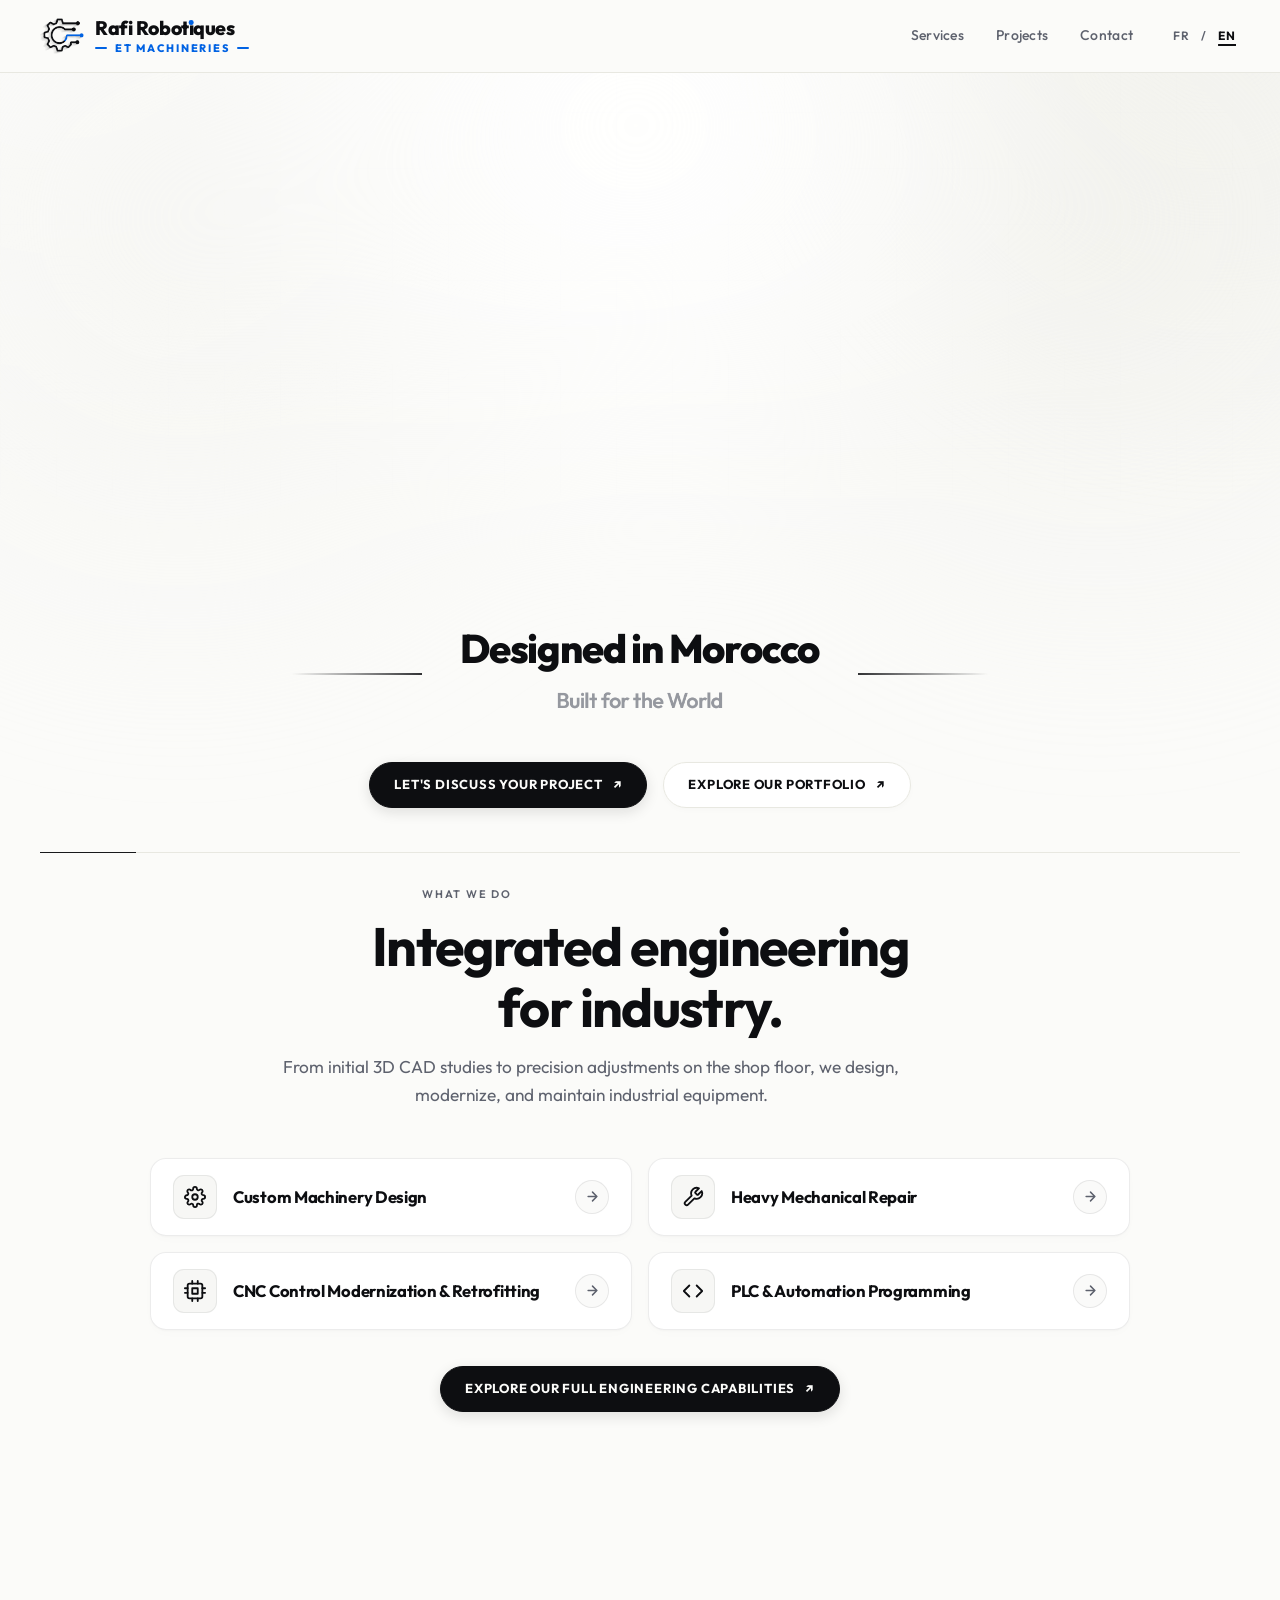
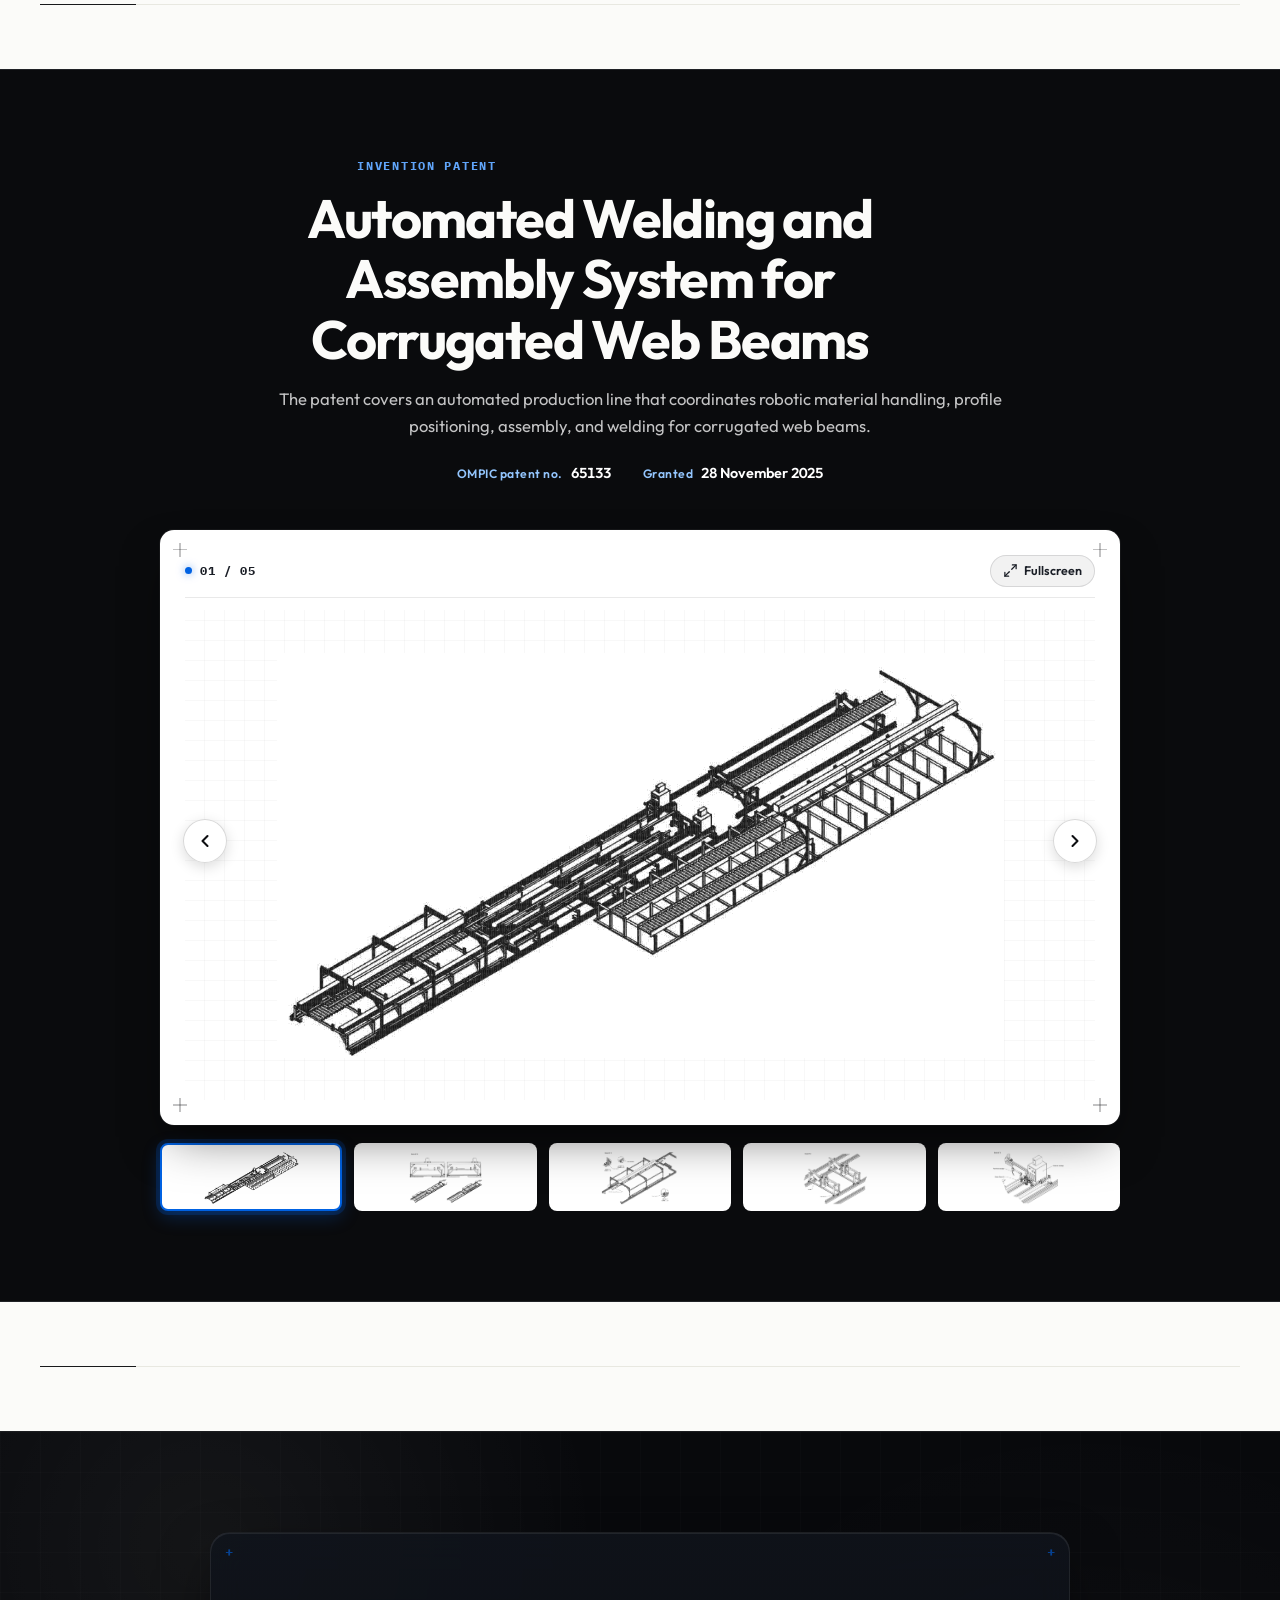
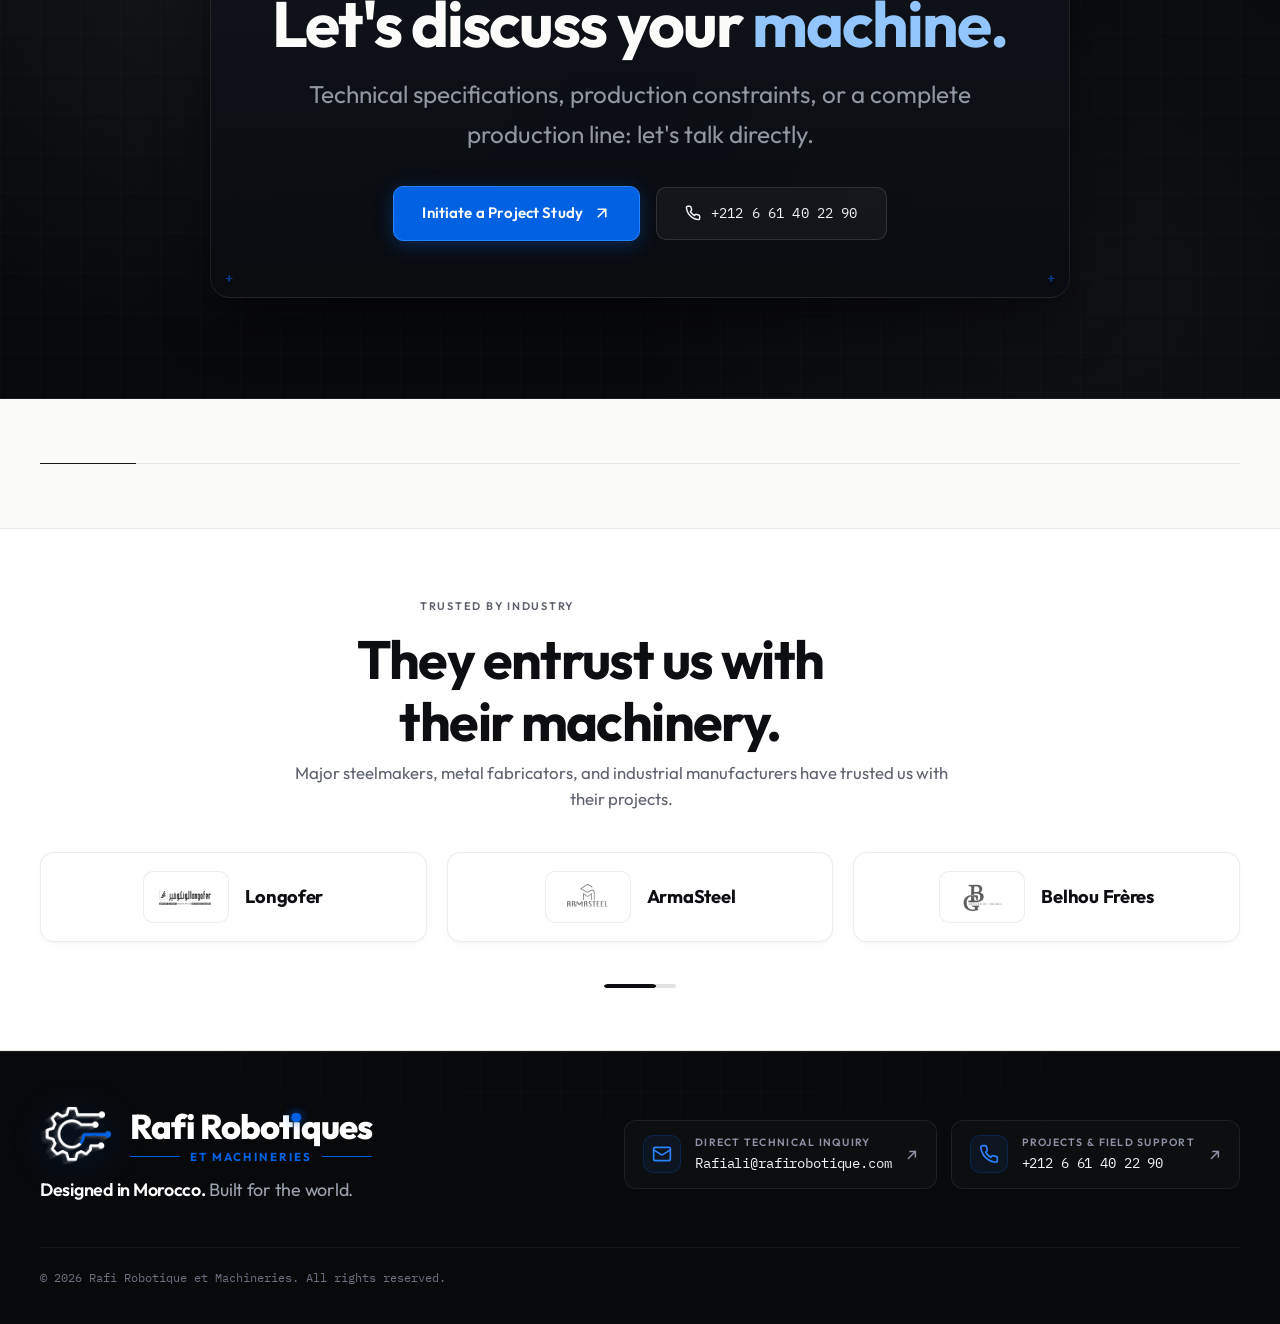
<file: en/index.html>
<!DOCTYPE html>
<html lang="en">
<head>
  <meta charset="UTF-8">
  <meta name="viewport" content="width=device-width, initial-scale=1.0">
  <link rel="icon" href="data:,">
  <link rel="preconnect" href="https://fonts.googleapis.com">
  <link rel="preconnect" href="https://fonts.gstatic.com" crossorigin>
  <link href="https://fonts.googleapis.com/css2?family=Outfit:wght@300;400;500;600;700;800;900&amp;family=Inter:wght@300;400;500;600;700&amp;family=IBM+Plex+Mono:wght@400;500;600&amp;display=swap" rel="stylesheet">
  <title>RAFI Robotics &amp; Machinery — Industrial Engineering, Robotics &amp; CNC Control in Casablanca</title>
  <meta name="description" content="Industrial engineering in Casablanca, Morocco: custom machinery design, CNC retrofitting, Siemens PLC programming, robotic welding systems, and mechanical repair.">
  <link rel="canonical" href="https://rafirobotique.com/en/">
  <link rel="alternate" hreflang="fr" href="https://rafirobotique.com/">
  <link rel="alternate" hreflang="fr-MA" href="https://rafirobotique.com/">
  <link rel="alternate" hreflang="en" href="https://rafirobotique.com/en/">
  <link rel="alternate" hreflang="x-default" href="https://rafirobotique.com/">
  <meta name="geo.region" content="MA-06">
  <meta name="geo.placename" content="Casablanca">


  <meta property="og:type" content="website">
  <meta property="og:site_name" content="RAFI Robotics &amp; Machinery">
  <meta property="og:locale" content="en_US">
  <meta property="og:title" content="RAFI Robotics &amp; Machinery — Industrial Engineering, Robotics &amp; CNC Control in Casablanca">
  <meta property="og:description" content="Industrial engineering in Casablanca, Morocco: custom machinery design, CNC retrofitting, Siemens PLC programming, robotic welding systems, and mechanical repair.">
  <meta property="og:url" content="https://rafirobotique.com/en/">
  <meta property="og:image" content="https://rafirobotique.com/assets/images/logo/rafi-mark-static.png">
  <meta name="twitter:card" content="summary_large_image">
  <meta name="twitter:title" content="RAFI Robotics &amp; Machinery — Industrial Engineering, Robotics &amp; CNC Control in Casablanca">
  <meta name="twitter:description" content="Industrial engineering in Casablanca, Morocco: custom machinery design, CNC retrofitting, Siemens PLC programming, robotic welding systems, and mechanical repair.">
  <meta name="twitter:image" content="https://rafirobotique.com/assets/images/logo/rafi-mark-static.png">
  <link rel="stylesheet" href="../style.css">
        <meta name="robots" content="index,follow,max-image-preview:large,max-snippet:-1,max-video-preview:-1">
  <meta property="og:locale:alternate" content="fr_MA">
  <meta property="og:image:alt" content="RAFI Robotics and Machinery industrial engineering">
  <meta name="twitter:image:alt" content="RAFI Robotics and Machinery industrial engineering">
  <script type="application/ld+json">
{
  "@context": "https://schema.org",
  "@graph": [
    {
      "@type": "Organization",
      "@id": "https://rafirobotique.com/#organization",
      "name": "Rafi Robotiques et Machineries",
      "alternateName": "RAFI Robotics & Machinery",
      "url": "https://rafirobotique.com/",
      "logo": "https://rafirobotique.com/assets/images/logo/rafi-mark-static.png",
      "email": "Rafiali@rafirobotique.com",
      "telephone": "+212 6 61 40 22 90",
      "description": "Rafi Robotiques et Machineries designs and builds custom industrial machinery, modernizes machine tools through CNC retrofits, programs Siemens PLCs, and diagnoses and repairs industrial machinery in Casablanca, Morocco.",
      "address": {
        "@type": "PostalAddress",
        "addressLocality": "Casablanca",
        "addressRegion": "Casablanca-Settat",
        "addressCountry": "MA"
      },
      "areaServed": {
        "@type": "Country",
        "name": "Morocco"
      },
      "knowsAbout": [
        "Custom industrial machinery design and fabrication",
        "CNC machine-tool retrofitting and modernization",
        "Industrial machinery diagnosis and repair",
        "Siemens PLC programming",
        "Robotic welding and assembly systems"
      ]
    },
    {
      "@type": "WebSite",
      "@id": "https://rafirobotique.com/#website",
      "url": "https://rafirobotique.com/",
      "name": "Rafi Robotiques et Machineries",
      "alternateName": "RAFI Robotics & Machinery",
      "inLanguage": [
        "fr-MA",
        "en"
      ],
      "publisher": {
        "@id": "https://rafirobotique.com/#organization"
      }
    },
    {
      "@type": "CreativeWork",
      "name": "Robotic production system for corrugated-web profiles",
      "description": "Moroccan patent OMPIC No. 65133, granted on 28 November 2025, covers an automated production process coordinating robotic material handling, profile positioning, assembly, and welding of corrugated-web beams.",
      "@id": "https://rafirobotique.com/#invention",
      "inLanguage": "en",
      "datePublished": "2025-11-28",
      "identifier": {
        "@type": "PropertyValue",
        "propertyID": "OMPIC Patent Number",
        "value": "65133"
      },
      "countryOfOrigin": {
        "@type": "Country",
        "name": "Morocco"
      }
    },
    {
      "@type": "BreadcrumbList",
      "itemListElement": [
        {
          "@type": "ListItem",
          "position": 1,
          "name": "Home",
          "item": "https://rafirobotique.com/en/"
        }
      ]
    },
    {
      "@type": "WebPage",
      "@id": "https://rafirobotique.com/en/#webpage",
      "url": "https://rafirobotique.com/en/",
      "name": "RAFI Robotics & Machinery — Industrial Engineering, Robotics & CNC Control in Casablanca",
      "inLanguage": "en",
      "isPartOf": {
        "@id": "https://rafirobotique.com/#website"
      },
      "about": {
        "@id": "https://rafirobotique.com/#organization"
      },
      "mentions": {
        "@id": "https://rafirobotique.com/#invention"
      }
    }
  ]
}
  </script>
</head>
<body>
  <a class="skip-link" href="#main-content">Skip to main content</a>

  <header class="site-header" id="site-header" data-astro-cid-isef26zo>
    <div class="header-inner container" data-astro-cid-isef26zo>
      <a class="logo-mark" href="./" aria-label="Rafi Robotiques et Machineries">
        <div class="logo-icon logo-icon--gear" aria-hidden="true">
          <img src="../assets/images/logo/rafi-pignon.png" alt="" width="44" height="36" class="logo-pignon-img">
        </div>
        <div class="logo-text">
          <div class="logo-title-wrap">
            <span class="logo-brand-title">Rafi Robot<span class="logo-blue-i"><span class="logo-i-dot"></span><span class="logo-i-stem">ı</span></span>ques</span>
          </div>
          <div class="logo-brand-sub">
            <span class="logo-sub-line" aria-hidden="true"></span>
            <span class="logo-sub-tag">ET MACHINERIES</span>
            <span class="logo-sub-line" aria-hidden="true"></span>
          </div>
        </div>
      </a>
      <nav class="desktop-nav" aria-label="Main Navigation" data-astro-cid-isef26zo>
        <a href="./services/" class="nav-link" data-astro-cid-isef26zo>Services</a>
        <a href="./projects/" class="nav-link" data-astro-cid-isef26zo>Projects</a>
        <a href="./contact/" class="nav-link nav-link--contact" data-astro-cid-isef26zo>Contact</a>
      </nav>
      <div class="header-actions" data-astro-cid-isef26zo>
        <nav class="locale" aria-label="Language" data-astro-cid-nufymefk>
          <a href="../" aria-label="French" data-astro-cid-nufymefk>FR</a>
          <span aria-hidden="true" data-astro-cid-nufymefk>/</span>
          <a href="./" aria-label="English" aria-current="page" data-astro-cid-nufymefk>EN</a>
        </nav>
        <button class="menu-toggle" type="button" aria-controls="mobile-nav" aria-expanded="false" aria-label="Main menu">
          <span></span>
          <span></span>
          <span></span>
          <b class="sr-only">Open navigation menu</b>
        </button>
      </div>
    </div>
  </header>

  <!-- MOBILE NAVIGATION DRAWER &amp; BACKDROP -->
  <div class="mobile-nav-backdrop" id="mobile-nav-backdrop" aria-hidden="true"></div>
  <nav class="mobile-nav" id="mobile-nav" aria-label="Mobile navigation" aria-hidden="true">
    <div class="mobile-nav__links">
      <a href="./" class="mobile-nav__item is-active" aria-current="page" aria-label="Home">
        <span class="mobile-nav__index">01</span>
        <span class="mobile-nav__title">Home</span>
        <span class="mobile-nav__arrow" aria-hidden="true">→</span>
      </a>

      <a href="./services/" class="mobile-nav__item" aria-label="Services">
        <span class="mobile-nav__index">02</span>
        <span class="mobile-nav__title">Services</span>
        <span class="mobile-nav__arrow" aria-hidden="true">→</span>
      </a>

      <a href="./projects/" class="mobile-nav__item" aria-label="Projects">
        <span class="mobile-nav__index">03</span>
        <span class="mobile-nav__title">Projects</span>
        <span class="mobile-nav__arrow" aria-hidden="true">→</span>
      </a>
    </div>

    <!-- PRIMARY ACTION CTA: CONTACT US -->
    <a href="./contact/" class="mobile-nav__cta" aria-label="Contact Us">
      <span class="mobile-nav__cta-title">
        Contact Us
        <svg width="18" height="18" viewBox="0 0 24 24" fill="none" stroke="currentColor" stroke-width="2.5" stroke-linecap="round" stroke-linejoin="round" aria-hidden="true">
          <path d="M7 17L17 7M17 7H7M17 7V17"/>
        </svg>
      </span>
    </a>

    <!-- QUICK TECHNICAL HOTLINE STRIP -->
    <div class="mobile-nav__hotline">
      <a href="tel:+212661402290" class="mobile-nav__hotline-link" aria-label="Direct engineering line">
        <span class="mobile-nav__hotline-icon" aria-hidden="true">
          <svg width="14" height="14" viewBox="0 0 24 24" fill="none" stroke="currentColor" stroke-width="2" stroke-linecap="round" stroke-linejoin="round"><path d="M22 16.92v3a2 2 0 0 1-2.18 2 19.79 19.79 0 0 1-8.63-3.07 19.5 19.5 0 0 1-6-6 19.79 19.79 0 0 1-3.07-8.67A2 2 0 0 1 4.11 2h3a2 2 0 0 1 2 1.72 12.84 12.84 0 0 0 .7 2.81 2 2 0 0 1-.45 2.11L8.09 9.91a16 16 0 0 0 6 6l1.27-1.27a2 2 0 0 1 2.11-.45 12.84 12.84 0 0 0 2.81.7A2 2 0 0 1 22 16.92z"/></svg>
        </span>
        <span class="mobile-nav__hotline-val">+212 6 61 40 22 90</span>
      </a>
      <a href="mailto:Rafiali@rafirobotique.com" class="mobile-nav__hotline-link" aria-label="Engineering inquiry email">
        <span class="mobile-nav__hotline-icon" aria-hidden="true">
          <svg width="14" height="14" viewBox="0 0 24 24" fill="none" stroke="currentColor" stroke-width="2" stroke-linecap="round" stroke-linejoin="round"><rect width="20" height="16" x="2" y="4" rx="2"/><path d="m22 7-8.97 5.7a1.94 1.94 0 0 1-2.06 0L2 7"/></svg>
        </span>
        <span class="mobile-nav__hotline-val">Rafiali@rafirobotique.com</span>
      </a>
    </div>
  </nav>

  <script>
    const header = document.querySelector('#site-header');
    const menu = document.querySelector('.menu-toggle');
    const nav = document.querySelector('#mobile-nav');
    const backdrop = document.querySelector('#mobile-nav-backdrop');

    function toggleMenu(forceOpen) {
      const currentOpen = menu?.getAttribute('aria-expanded') === 'true';
      const open = forceOpen !== undefined ? forceOpen : !currentOpen;
      menu?.setAttribute('aria-expanded', String(open));
      nav?.classList.toggle('is-open', open);
      nav?.setAttribute('aria-hidden', String(!open));
      backdrop?.classList.toggle('is-open', open);
      backdrop?.setAttribute('aria-hidden', String(!open));
      document.body.classList.toggle('menu-open', open);
    }

    menu?.addEventListener('click', () => toggleMenu());
    backdrop?.addEventListener('click', () => toggleMenu(false));
    document.addEventListener('keydown', (e) => {
      if (e.key === 'Escape' && menu?.getAttribute('aria-expanded') === 'true') {
        toggleMenu(false);
      }
    });

    nav?.querySelectorAll('a').forEach(link => {
      link.addEventListener('click', () => toggleMenu(false));
    });

    window.addEventListener('scroll', () => header?.classList.toggle('is-scrolled', window.scrollY > 12), { passive: true });
  </script>

  <main id="main-content">
    <!-- HERO SECTION -->
    <section class="hero" aria-labelledby="hero-title" data-astro-cid-yodha2z4>
      <h1 id="hero-title" class="sr-only" data-astro-cid-yodha2z4>RAFI Robotics &amp; Machinery — Industrial Engineering, Robotics &amp; CNC Control in Casablanca</h1>
      <div class="hero-ambient" aria-hidden="true" data-astro-cid-yodha2z4></div>
      <div class="container hero-container" data-astro-cid-yodha2z4>
        <!-- Logo Animation Centerpiece -->
        <div class="hero-stage hero-enter hero-enter--1" data-astro-cid-yodha2z4>
          <div class="stage-video-wrap" data-astro-cid-yodha2z4>
            <video id="hero-logo-video" autoplay muted playsinline preload="metadata" aria-label="Rafi Robotiques et Machineries" data-astro-cid-yodha2z4>
              <source src="../assets/images/logo/rafi-mark-loop.mp4" type="video/mp4" data-astro-cid-yodha2z4>
            </video>
            <img src="[data-uri]" data-src="../assets/images/logo/rafi-mark-static.png" alt="Rafi Robotiques et Machineries" width="1536" height="1024" loading="lazy" decoding="async" data-astro-cid-yodha2z4>
          </div>
        </div>
        <!-- Made in Morocco Motto with Scroll-Triggered Dynamic Morph -->
        <div class="hero-motto" id="hero-motto" data-astro-cid-yodha2z4>
          <div class="motto-rule-left" aria-hidden="true" data-astro-cid-yodha2z4></div>
          <div class="motto-content" id="motto-content" data-astro-cid-yodha2z4>
            <div class="motto-line-slot motto-line-slot--upper" data-astro-cid-yodha2z4>
              <p class="motto-phrase motto-phrase--upper" data-astro-cid-yodha2z4>Designed in Morocco</p>
            </div>
            <div class="motto-line-slot motto-line-slot--lower" data-astro-cid-yodha2z4>
              <p class="motto-phrase motto-phrase--lower" data-astro-cid-yodha2z4>Built for the World</p>
            </div>
          </div>
          <div class="motto-rule-right" aria-hidden="true" data-astro-cid-yodha2z4></div>
        </div>
        <!-- Action Buttons -->
        <div class="hero-actions hero-enter hero-enter--3" data-astro-cid-yodha2z4>
          <a class="button button--primary" href="./contact/" data-astro-cid-j6ocf6pu>Let's discuss your project<span aria-hidden="true" data-astro-cid-j6ocf6pu>↗</span></a>
          <a class="button button--secondary" href="./projects/" data-astro-cid-j6ocf6pu>Explore our portfolio<span aria-hidden="true" data-astro-cid-j6ocf6pu>↗</span></a>
        </div>
      </div>
      <script>
        const heroVid = document.getElementById('hero-logo-video');
        const stageWrap = document.querySelector('.stage-video-wrap');
        const motto = document.getElementById('hero-motto');
        const upperPhrase = document.querySelector('.motto-phrase--upper');
        const lowerPhrase = document.querySelector('.motto-phrase--lower');
        const fallbackImage = stageWrap?.querySelector('img[data-src]');

        function activateFallback() {
          if (fallbackImage && fallbackImage.dataset.loaded !== 'true') {
            fallbackImage.src = fallbackImage.dataset.src;
            fallbackImage.dataset.loaded = 'true';
          }
          stageWrap?.classList.add('has-fallback');
        }

        function revealMotto() {
          if (motto) {
            motto.classList.add('is-visible');
            updateMottoScroll();
          }
        }

        function finishAnimation() {
          if (stageWrap) {
            stageWrap.classList.add('is-finished');
          }
          if (heroVid && !heroVid.paused) {
            heroVid.pause();
          }
          revealMotto();
        }

        if (heroVid) {
          heroVid.addEventListener('ended', finishAnimation);
          heroVid.addEventListener('timeupdate', () => {
            if (heroVid.currentTime >= 9.8) {
              finishAnimation();
            }
          });
          heroVid.addEventListener('error', () => {
            activateFallback();
            finishAnimation();
          });
          if (window.matchMedia('(prefers-reduced-motion: reduce)').matches) {
            activateFallback();
          }
          setTimeout(revealMotto, 2200);
        } else {
          activateFallback();
          finishAnimation();
        }

        // Dynamic bidirectional scroll interpolation
        const maxScrollDistance = 180; // px of scroll to reach 100% full switch
        let ticking = false;

        function lerp(a, b, t) {
          return a + (b - a) * t;
        }

        function updateMottoScroll() {
          if (!upperPhrase || !lowerPhrase) return;
          const scrollY = window.scrollY || window.pageYOffset || 0;
          const p = Math.min(Math.max(scrollY / maxScrollDistance, 0), 1);

          const uScale = lerp(1, 0.54, p);
          const uOpacity = lerp(1, 0.65, p);
          const uWeight = Math.round(lerp(800, 600, p));
          const uR = Math.round(lerp(13, 94, p));
          const uG = Math.round(lerp(14, 98, p));
          const uB = Math.round(lerp(17, 110, p));

          upperPhrase.style.transform = 'scale(' + uScale.toFixed(3) + ')';
          upperPhrase.style.opacity = uOpacity.toFixed(3);
          upperPhrase.style.fontWeight = uWeight;
          upperPhrase.style.color = 'rgb(' + uR + ',' + uG + ',' + uB + ')';

          const lScale = lerp(0.54, 1, p);
          const lOpacity = lerp(0.65, 1, p);
          const lWeight = Math.round(lerp(600, 800, p));
          const lR = Math.round(lerp(94, 13, p));
          const lG = Math.round(lerp(98, 14, p));
          const lB = Math.round(lerp(110, 17, p));

          lowerPhrase.style.transform = 'scale(' + lScale.toFixed(3) + ')';
          lowerPhrase.style.opacity = lOpacity.toFixed(3);
          lowerPhrase.style.fontWeight = lWeight;
          lowerPhrase.style.color = 'rgb(' + lR + ',' + lG + ',' + lB + ')';

          ticking = false;
        }

        function onScroll() {
          if (!ticking) {
            requestAnimationFrame(updateMottoScroll);
            ticking = true;
          }
        }

        window.addEventListener('scroll', onScroll, { passive: true });
        window.addEventListener('resize', onScroll, { passive: true });
        updateMottoScroll();
      </script>
      <div class="toolpath" aria-hidden="true" data-astro-cid-74kknngm><span data-astro-cid-74kknngm></span></div>
    </section>

    <!-- SECTION 1: WHAT WE DO (2X2 ARCHITECTURAL CAPABILITY CONSOLE) -->
    <section class="section" id="services" aria-labelledby="services-title">
      <div class="container">
        <div class="section-heading" style="text-align: center; max-width: 780px; margin-inline: auto; margin-bottom: var(--space-7);">
          <p class="section-kicker">What We Do</p>
          <h2 id="services-title">Integrated engineering for industry.</h2>
          <p>From initial 3D CAD studies to precision adjustments on the shop floor, we design, modernize, and maintain industrial equipment.</p>
        </div>

        <div class="services-summary-grid">
          <!-- 1. Custom Design -->
          <a class="summary-card glow-card" href="./services/#conception" aria-label="Custom Machinery Design">
            <div class="glow-card__spotlight" aria-hidden="true"></div>
            <div class="summary-card__body">
              <div class="summary-card__lead">
                <div class="summary-card__icon" aria-hidden="true">
                  <svg width="22" height="22" viewBox="0 0 24 24" fill="none" stroke="currentColor" stroke-width="2" stroke-linecap="round" stroke-linejoin="round">
                    <circle cx="12" cy="12" r="3"></circle>
                    <path d="M19.4 15a1.65 1.65 0 0 0 .33 1.82l.06.06a2 2 0 0 1 0 2.83 2 2 0 0 1-2.83 0l-.06-.06a1.65 1.65 0 0 0-1.82-.33 1.65 1.65 0 0 0-1 1.51V21a2 2 0 0 1-2 2 2 2 0 0 1-2-2v-.09A1.65 1.65 0 0 0 9 19.4a1.65 1.65 0 0 0-1.82.33l-.06.06a2 2 0 0 1-2.83 0 2 2 0 0 1 0-2.83l.06-.06a1.65 1.65 0 0 0 .33-1.82 1.65 1.65 0 0 0-1.51-1H3a2 2 0 0 1-2-2 2 2 0 0 1 2-2h.09A1.65 1.65 0 0 0 4.6 9a1.65 1.65 0 0 0-.33-1.82l-.06-.06a2 2 0 0 1 0-2.83 2 2 0 0 1 2.83 0l.06.06a1.65 1.65 0 0 0 1.82.33H9a1.65 1.65 0 0 0 1-1.51V3a2 2 0 0 1 2-2 2 2 0 0 1 2 2v.09a1.65 1.65 0 0 0 1 1.51 1.65 1.65 0 0 0 1.82-.33l.06-.06a2 2 0 0 1 2.83 0 2 2 0 0 1 0 2.83l-.06.06a1.65 1.65 0 0 0-.33 1.82V9a1.65 1.65 0 0 0 1.51 1H21a2 2 0 0 1 2 2 2 2 0 0 1-2 2h-.09a1.65 1.65 0 0 0-1.51 1z"></path>
                  </svg>
                </div>
                <h3 class="summary-card__title">Custom Machinery Design</h3>
              </div>
              <span class="summary-card__arrow" aria-hidden="true">
                <svg width="15" height="15" viewBox="0 0 24 24" fill="none" stroke="currentColor" stroke-width="2.4" stroke-linecap="round" stroke-linejoin="round">
                  <path d="M5 12h14M12 5l7 7-7 7"></path>
                </svg>
              </span>
            </div>
          </a>

          <!-- 2. Heavy Repair -->
          <a class="summary-card glow-card" href="./services/#reparation" aria-label="Repair">
            <div class="glow-card__spotlight" aria-hidden="true"></div>
            <div class="summary-card__body">
              <div class="summary-card__lead">
                <div class="summary-card__icon" aria-hidden="true">
                  <svg width="22" height="22" viewBox="0 0 24 24" fill="none" stroke="currentColor" stroke-width="2" stroke-linecap="round" stroke-linejoin="round">
                    <path d="M14.7 6.3a1 1 0 0 0 0 1.4l1.6 1.6a1 1 0 0 0 1.4 0l3.77-3.77a6 6 0 0 1-7.94 7.94l-6.91 6.91a2.12 2.12 0 0 1-3-3l6.91-6.91a6 6 0 0 1 7.94-7.94l-3.76 3.76z"></path>
                  </svg>
                </div>
                <h3 class="summary-card__title">Heavy Mechanical Repair</h3>
              </div>
              <span class="summary-card__arrow" aria-hidden="true">
                <svg width="15" height="15" viewBox="0 0 24 24" fill="none" stroke="currentColor" stroke-width="2.4" stroke-linecap="round" stroke-linejoin="round">
                  <path d="M5 12h14M12 5l7 7-7 7"></path>
                </svg>
              </span>
            </div>
          </a>

          <!-- 3. CNC retrofitting -->
          <a class="summary-card glow-card" href="./services/#numerisation-retrofitage" aria-label="CNC Digitization and Retrofitting">
            <div class="glow-card__spotlight" aria-hidden="true"></div>
            <div class="summary-card__body">
              <div class="summary-card__lead">
                <div class="summary-card__icon" aria-hidden="true">
                  <svg width="22" height="22" viewBox="0 0 24 24" fill="none" stroke="currentColor" stroke-width="2" stroke-linecap="round" stroke-linejoin="round">
                    <rect x="4" y="4" width="16" height="16" rx="2"></rect>
                    <rect x="9" y="9" width="6" height="6"></rect>
                    <path d="M9 1v3M15 1v3M9 20v3M15 20v3M20 9h3M20 14h3M1 9h3M1 14h3"></path>
                  </svg>
                </div>
                <h3 class="summary-card__title">CNC Control Modernization &amp; Retrofitting</h3>
              </div>
              <span class="summary-card__arrow" aria-hidden="true">
                <svg width="15" height="15" viewBox="0 0 24 24" fill="none" stroke="currentColor" stroke-width="2.4" stroke-linecap="round" stroke-linejoin="round">
                  <path d="M5 12h14M12 5l7 7-7 7"></path>
                </svg>
              </span>
            </div>
          </a>

          <!-- 4. Programming -->
          <a class="summary-card glow-card" href="./services/#programmation" aria-label="PLC and Programming">
            <div class="glow-card__spotlight" aria-hidden="true"></div>
            <div class="summary-card__body">
              <div class="summary-card__lead">
                <div class="summary-card__icon" aria-hidden="true">
                  <svg width="22" height="22" viewBox="0 0 24 24" fill="none" stroke="currentColor" stroke-width="2" stroke-linecap="round" stroke-linejoin="round">
                    <polyline points="16 18 22 12 16 6"></polyline>
                    <polyline points="8 6 2 12 8 18"></polyline>
                  </svg>
                </div>
                <h3 class="summary-card__title">PLC &amp; Automation Programming</h3>
              </div>
              <span class="summary-card__arrow" aria-hidden="true">
                <svg width="15" height="15" viewBox="0 0 24 24" fill="none" stroke="currentColor" stroke-width="2.4" stroke-linecap="round" stroke-linejoin="round">
                  <path d="M5 12h14M12 5l7 7-7 7"></path>
                </svg>
              </span>
            </div>
          </a>
        </div>

        <div class="services-summary-cta">
          <a class="button button--primary" href="./services/">Explore our full engineering capabilities<span aria-hidden="true">↗</span></a>
        </div>
      </div>
    </section>

    <div class="toolpath" aria-hidden="true"><span></span></div>

    <!-- SECTION 2: INVENTION PATENT -->
    <section class="patent section" id="brevet" aria-labelledby="patent-title">
      <div class="container">
        <div class="patent-header">
          <p class="section-kicker">Invention Patent</p>
          <h2 id="patent-title" class="patent-title">
            Automated Welding and Assembly System for Corrugated Web Beams
          </h2>
          <p class="patent-summary">
            The patent covers an automated production line that coordinates robotic material handling, profile positioning, assembly, and welding for corrugated web beams.
          </p>
          <dl class="patent-facts" aria-label="Patent information">
            <div>
              <dt>OMPIC patent no.</dt>
              <dd>65133</dd>
            </div>
            <div>
              <dt>Granted</dt>
              <dd><time datetime="2025-11-28">28 November 2025</time></dd>
            </div>
          </dl>
        </div>

        <!-- Technical Blueprint Console &amp; Interactive Showcase -->
        <div class="patent-viewer" id="patent-viewer" role="region" aria-roledescription="carousel" aria-label="Patent technical drafting plates">
          <!-- Main Drafting Viewport -->
          <div class="patent-stage">
            <div class="patent-stage__crosshair patent-stage__crosshair--tl" aria-hidden="true"></div>
            <div class="patent-stage__crosshair patent-stage__crosshair--tr" aria-hidden="true"></div>
            <div class="patent-stage__crosshair patent-stage__crosshair--bl" aria-hidden="true"></div>
            <div class="patent-stage__crosshair patent-stage__crosshair--br" aria-hidden="true"></div>

            <div class="patent-stage__bar">
              <div class="patent-stage__tag">
                <span class="patent-stage__status-dot" aria-hidden="true"></span>
                <span class="patent-stage__counter" id="patent-counter">01 / 05</span>
              </div>
              <button class="patent-zoom-btn" id="patent-zoom-trigger" type="button" aria-label="Enlarge technical drafting plate">
                <svg width="15" height="15" viewBox="0 0 24 24" fill="none" stroke="currentColor" stroke-width="2" stroke-linecap="round" stroke-linejoin="round" aria-hidden="true">
                  <polyline points="15 3 21 3 21 9"></polyline>
                  <polyline points="9 21 3 21 3 15"></polyline>
                  <line x1="21" y1="3" x2="14" y2="10"></line>
                  <line x1="3" y1="21" x2="10" y2="14"></line>
                </svg>
                <span>Fullscreen</span>
              </button>
            </div>

            <!-- Viewport Image Frame -->
            <div class="patent-frame" id="patent-main-frame" title="Click to enlarge technical drafting">
              <img id="patent-featured-img" 
                   src="../assets/images/brevet/brevet-30-perspective-ligne-complete.png" 
                   alt="Patent technical blueprint" 
                   class="patent-featured-img" 
                   width="745" 
                   height="537">
            </div>

            <!-- Navigation Chevrons -->
            <button class="patent-nav-btn patent-nav-btn--prev" id="patent-prev-btn" type="button" aria-label="Previous technical plate">
              <svg width="20" height="20" viewBox="0 0 24 24" fill="none" stroke="currentColor" stroke-width="2.5" stroke-linecap="round" stroke-linejoin="round" aria-hidden="true">
                <polyline points="15 18 9 12 15 6"></polyline>
              </svg>
            </button>
            <button class="patent-nav-btn patent-nav-btn--next" id="patent-next-btn" type="button" aria-label="Next technical plate">
              <svg width="20" height="20" viewBox="0 0 24 24" fill="none" stroke="currentColor" stroke-width="2.5" stroke-linecap="round" stroke-linejoin="round" aria-hidden="true">
                <polyline points="9 18 15 12 9 6"></polyline>
              </svg>
            </button>
          </div>

          <!-- Thumbnail Selector Strip (Pure Image Previews with No Text Labels) -->
          <div class="patent-thumbs" role="tablist" aria-label="Patent drawing selection">
            <button class="patent-thumb is-active" type="button" role="tab" aria-selected="true" data-index="0" aria-label="Plate 1 of 5">
              <div class="patent-thumb__preview">
                <img src="../assets/images/brevet/brevet-30-perspective-ligne-complete.png" alt="" width="112" height="80" loading="lazy">
              </div>
            </button>

            <button class="patent-thumb" type="button" role="tab" aria-selected="false" data-index="1" aria-label="Plate 2 of 5">
              <div class="patent-thumb__preview">
                <img src="../assets/images/brevet/brevet-29-elevations-ligne.png" alt="" width="112" height="80" loading="lazy">
              </div>
            </button>

            <button class="patent-thumb" type="button" role="tab" aria-selected="false" data-index="2" aria-label="Plate 3 of 5">
              <div class="patent-thumb__preview">
                <img src="../assets/images/brevet/brevet-01-chassis-vue-ensemble.png" alt="" width="112" height="80" loading="lazy">
              </div>
            </button>

            <button class="patent-thumb" type="button" role="tab" aria-selected="false" data-index="3" aria-label="Plate 4 of 5">
              <div class="patent-thumb__preview">
                <img src="../assets/images/brevet/brevet-06-chariots-verins.png" alt="" width="112" height="80" loading="lazy">
              </div>
            </button>

            <button class="patent-thumb" type="button" role="tab" aria-selected="false" data-index="4" aria-label="Plate 5 of 5">
              <div class="patent-thumb__preview">
                <img src="../assets/images/brevet/brevet-05-poste-soudage.png" alt="" width="112" height="80" loading="lazy">
              </div>
            </button>
          </div>
        </div>

        <!-- High-Resolution Lightbox Modal -->
        <dialog class="patent-modal" id="patent-modal" aria-label="Technical blueprint magnification">
          <div class="patent-modal__backdrop" id="patent-modal-backdrop"></div>
          <div class="patent-modal__dialog">
            <div class="patent-modal__header">
              <span class="patent-modal__title" id="patent-modal-title">01 / 05</span>
              <button class="patent-modal__close" id="patent-modal-close" type="button" aria-label="Close fullscreen view">
                <svg width="20" height="20" viewBox="0 0 24 24" fill="none" stroke="currentColor" stroke-width="2" stroke-linecap="round" stroke-linejoin="round" aria-hidden="true">
                  <line x1="18" y1="6" x2="6" y2="18"></line>
                  <line x1="6" y1="6" x2="18" y2="18"></line>
                </svg>
              </button>
            </div>
            <div class="patent-modal__body">
              <img id="patent-modal-img" src="../assets/images/brevet/brevet-30-perspective-ligne-complete.png" alt="">
            </div>
          </div>
        </dialog>
      </div>

      <script>
        (function() {
          const drawings = [
            {
              src: '../assets/images/brevet/brevet-30-perspective-ligne-complete.png',
              alt: 'Drafting Plate 01'
            },
            {
              src: '../assets/images/brevet/brevet-29-elevations-ligne.png',
              alt: 'Drafting Plate 02'
            },
            {
              src: '../assets/images/brevet/brevet-01-chassis-vue-ensemble.png',
              alt: 'Drafting Plate 03'
            },
            {
              src: '../assets/images/brevet/brevet-06-chariots-verins.png',
              alt: 'Drafting Plate 04'
            },
            {
              src: '../assets/images/brevet/brevet-05-poste-soudage.png',
              alt: 'Drafting Plate 05'
            }
          ];

          let currentIndex = 0;
          const featuredImg = document.getElementById('patent-featured-img');
          const counter = document.getElementById('patent-counter');
          const thumbs = document.querySelectorAll('.patent-thumb');
          const prevBtn = document.getElementById('patent-prev-btn');
          const nextBtn = document.getElementById('patent-next-btn');
          const zoomTrigger = document.getElementById('patent-zoom-trigger');
          const mainFrame = document.getElementById('patent-main-frame');
          const modal = document.getElementById('patent-modal');
          const modalBackdrop = document.getElementById('patent-modal-backdrop');
          const modalClose = document.getElementById('patent-modal-close');
          const modalImg = document.getElementById('patent-modal-img');
          const modalTitle = document.getElementById('patent-modal-title');

          function setDrawing(index) {
            if (index < 0) index = drawings.length - 1;
            if (index >= drawings.length) index = 0;
            currentIndex = index;

            const item = drawings[currentIndex];
            const slideNum = String(currentIndex + 1).padStart(2, '0') + ' / 05';

            if (featuredImg) {
              featuredImg.classList.add('is-transitioning');
              setTimeout(() => {
                featuredImg.src = item.src;
                featuredImg.alt = item.alt;
                featuredImg.classList.remove('is-transitioning');
              }, 140);
            }

            if (counter) {
              counter.textContent = slideNum;
            }

            thumbs.forEach((thumb, idx) => {
              const isActive = idx === currentIndex;
              thumb.classList.toggle('is-active', isActive);
              thumb.setAttribute('aria-selected', String(isActive));
            });

            if (modal && modal.open) {
              if (modalImg) {
                modalImg.src = item.src;
                modalImg.alt = item.alt;
              }
              if (modalTitle) {
                modalTitle.textContent = slideNum;
              }
            }
          }

          thumbs.forEach(thumb => {
            thumb.addEventListener('click', () => {
              const idx = parseInt(thumb.getAttribute('data-index'), 10);
              if (!isNaN(idx)) setDrawing(idx);
            });
          });

          prevBtn?.addEventListener('click', () => setDrawing(currentIndex - 1));
          nextBtn?.addEventListener('click', () => setDrawing(currentIndex + 1));

          function openModal() {
            if (!modal) return;
            const item = drawings[currentIndex];
            if (modalImg) modalImg.src = item.src;
            if (modalTitle) modalTitle.textContent = String(currentIndex + 1).padStart(2, '0') + ' / 05';
            modal.showModal();
          }

          function closeModal() {
            modal?.close();
          }

          zoomTrigger?.addEventListener('click', openModal);
          mainFrame?.addEventListener('click', openModal);
          modalClose?.addEventListener('click', closeModal);
          modalBackdrop?.addEventListener('click', closeModal);

          window.addEventListener('keydown', (e) => {
            if (e.key === 'Escape' && modal?.open) {
              closeModal();
            }
            const patentSec = document.getElementById('brevet');
            if (!patentSec) return;
            const rect = patentSec.getBoundingClientRect();
            const inView = rect.top < window.innerHeight && rect.bottom > 0;
            if (inView) {
              if (e.key === 'ArrowLeft') setDrawing(currentIndex - 1);
              if (e.key === 'ArrowRight') setDrawing(currentIndex + 1);
            }
          });

          let touchStartX = 0;
          mainFrame?.addEventListener('touchstart', (e) => {
            touchStartX = e.changedTouches[0].screenX;
          }, { passive: true });
          mainFrame?.addEventListener('touchend', (e) => {
            const touchEndX = e.changedTouches[0].screenX;
            const diff = touchEndX - touchStartX;
            if (diff > 40) setDrawing(currentIndex - 1);
            else if (diff < -40) setDrawing(currentIndex + 1);
          }, { passive: true });
        })();
      </script>
    </section>

    <div class="toolpath" aria-hidden="true"><span></span></div>

    <!-- SECTION 3: DIRECT CONTACT CTA (STRICT USER COMPLIANCE: ZERO MENTION OF ATELIER / CASABLANCA) -->
    <section class="cta section" id="contact" aria-labelledby="cta-title">
      <div class="cta-ambient-grid" aria-hidden="true"></div>
      
      <div class="container cta-container">
        <div class="cta-console-card">
          <!-- Industrial Corner Brackets -->
          <span class="console-corner console-corner--tl" aria-hidden="true">+</span>
          <span class="console-corner console-corner--tr" aria-hidden="true">+</span>
          <span class="console-corner console-corner--bl" aria-hidden="true">+</span>
          <span class="console-corner console-corner--br" aria-hidden="true">+</span>

          <div class="cta-grid">
            <!-- Project Initiation Intent -->
            <div class="cta-main">
              <h2 id="cta-title" class="cta-headline">
                Let's discuss your <span class="cta-headline-gradient">machine.</span>
              </h2>

              <p class="cta-lead">
                Technical specifications, production constraints, or a complete production line: let's talk directly.
              </p>

              <div class="cta-actions-deck">
                <a class="cta-btn cta-btn--primary" href="./contact/">
                  <span class="cta-btn__text">Initiate a Project Study</span>
                  <span class="cta-btn__icon" aria-hidden="true">
                    <svg width="18" height="18" viewBox="0 0 24 24" fill="none" stroke="currentColor" stroke-width="2.2" stroke-linecap="round" stroke-linejoin="round">
                      <path d="M7 17L17 7M17 7H7M17 7V17"/>
                    </svg>
                  </span>
                </a>

                <a class="cta-btn cta-btn--secondary" href="tel:+212661402290">
                  <span class="cta-btn__icon cta-btn__icon--phone" aria-hidden="true">
                    <svg width="16" height="16" viewBox="0 0 24 24" fill="none" stroke="currentColor" stroke-width="2.2" stroke-linecap="round" stroke-linejoin="round">
                      <path d="M22 16.92v3a2 2 0 0 1-2.18 2 19.79 19.79 0 0 1-8.63-3.07 19.5 19.5 0 0 1-6-6 19.79 19.79 0 0 1-3.07-8.67A2 2 0 0 1 4.11 2h3a2 2 0 0 1 2 1.72 12.84 12.84 0 0 0 .7 2.81 2 2 0 0 1-.45 2.11L8.09 9.91a16 16 0 0 0 6 6l1.27-1.27a2 2 0 0 1 2.11-.45 12.84 12.84 0 0 0 2.81.7A2 2 0 0 1 22 16.92z"/>
                    </svg>
                  </span>
                  <span class="cta-btn__text">+212 6 61 40 22 90</span>
                </a>
              </div>
            </div>
          </div>
        </div>
      </div>
    </section>

    <div class="toolpath" aria-hidden="true"><span></span></div>

    <!-- SECTION 4: INDUSTRIAL REFERENCES (WHO TRUSTS US) -->
    <section class="trust section" aria-labelledby="trust-title">
      <div class="container trust-container">
        <div class="trust-heading">
          <p class="section-kicker">Trusted by industry</p>
          <h2 id="trust-title">They entrust us with their machinery.</h2>
          <p class="trust-subtitle">Major steelmakers, metal fabricators, and industrial manufacturers have trusted us with their projects.</p>
        </div>

        <!-- Divided Batch Showcase (3 by 3 with 7s Graceful Crossfade) -->
        <div class="trust-showcase" id="trust-showcase" aria-label="Clients and industrial partners" aria-roledescription="carousel">
          <div class="trust-viewport">
            <!-- Batch 1: Longofer, ArmaSteel, Belhou Frères -->
            <div class="trust-batch is-active" data-batch="0" role="group" aria-label="Industrial partners 1 to 3 of 6">
              <div class="trust-grid">
                <div class="trust-card glow-card">
                  <div class="glow-card__spotlight" aria-hidden="true"></div>
                  <div class="trust-card__inner">
                    <div class="trust-logo-box">
                      <img src="../assets/images/clients/Longofer.png" alt="Longofer Logo" class="trust-logo trust-logo--wide" width="86" height="52" loading="lazy">
                    </div>
                    <div class="trust-card__meta">
                      <h3 class="trust-client-name">Longofer</h3>
                    </div>
                  </div>
                </div>

                <div class="trust-card glow-card">
                  <div class="glow-card__spotlight" aria-hidden="true"></div>
                  <div class="trust-card__inner">
                    <div class="trust-logo-box">
                      <img src="../assets/images/clients/ArmaSteel.webp" alt="ArmaSteel Logo" class="trust-logo trust-logo--compact" width="86" height="52" loading="lazy">
                    </div>
                    <div class="trust-card__meta">
                      <h3 class="trust-client-name">ArmaSteel</h3>
                    </div>
                  </div>
                </div>

                <div class="trust-card glow-card">
                  <div class="glow-card__spotlight" aria-hidden="true"></div>
                  <div class="trust-card__inner">
                    <div class="trust-logo-box">
                      <img src="../assets/images/clients/belhou-freres.webp" alt="Belhou Frères Logo" class="trust-logo trust-logo--compact" width="86" height="52" loading="lazy">
                    </div>
                    <div class="trust-card__meta">
                      <h3 class="trust-client-name">Belhou Frères</h3>
                    </div>
                  </div>
                </div>
              </div>
            </div>

            <!-- Batch 2: Univers Acier, Mif Maroc, Fabrimetal -->
            <div class="trust-batch" data-batch="1" role="group" aria-label="Industrial partners 4 to 6 of 6" aria-hidden="true">
              <div class="trust-grid">
                <div class="trust-card glow-card">
                  <div class="glow-card__spotlight" aria-hidden="true"></div>
                  <div class="trust-card__inner">
                    <div class="trust-logo-box">
                      <img src="../assets/images/clients/univers-acier.png" alt="Univers Acier Logo" class="trust-logo trust-logo--balanced" width="86" height="52" loading="lazy">
                    </div>
                    <div class="trust-card__meta">
                      <h3 class="trust-client-name">Univers Acier</h3>
                    </div>
                  </div>
                </div>

                <div class="trust-card glow-card">
                  <div class="glow-card__spotlight" aria-hidden="true"></div>
                  <div class="trust-card__inner">
                    <div class="trust-logo-box">
                      <img src="../assets/images/clients/mif-maroc.jpg" alt="Mif Maroc Logo" class="trust-logo trust-logo--wide" width="86" height="52" loading="lazy">
                    </div>
                    <div class="trust-card__meta">
                      <h3 class="trust-client-name">Mif Maroc</h3>
                    </div>
                  </div>
                </div>

                <div class="trust-card glow-card">
                  <div class="glow-card__spotlight" aria-hidden="true"></div>
                  <div class="trust-card__inner">
                    <div class="trust-logo-box">
                      <img src="../assets/images/clients/fabrimetal.jpg" alt="Fabrimetal SARL Logo" class="trust-logo trust-logo--compact" width="86" height="52" loading="lazy">
                    </div>
                    <div class="trust-card__meta">
                      <h3 class="trust-client-name">Fabrimetal SARL</h3>
                    </div>
                  </div>
                </div>
              </div>
            </div>
          </div>

          <!-- Subtle Batch Indicators with Accessible 44px Hit Target &amp; Live Progress Bar -->
          <div class="trust-pagination" aria-label="Partner group selector">
            <button class="trust-dot-btn is-active is-animating" type="button" data-index="0" aria-label="Display group 1">
              <span class="trust-dot__track"><span class="trust-dot__progress"></span></span>
            </button>
            <button class="trust-dot-btn" type="button" data-index="1" aria-label="Display group 2">
              <span class="trust-dot__track"><span class="trust-dot__progress"></span></span>
            </button>
          </div>
        </div>
      </div>
    </section>
  </main>

  <footer class="site-footer" id="site-footer">
    <div class="footer-ambient-grid" aria-hidden="true"></div>

    <div class="container footer-console">
      <!-- Row 1: Brand Anchor + Motto + Direct Contact Hub -->
      <div class="footer-top-deck">
        <div class="footer-identity-block">
          <a class="footer-brand footer-brand--large" href="./" aria-label="Rafi Robotiques et Machineries — Home">
            <div class="footer-brand__mark" aria-hidden="true">
              <img src="../assets/images/logo/rafi-pignon-white.png" alt="" width="68" height="56" class="footer-pignon-img">
            </div>
            <div class="footer-brand__text">
              <div class="footer-brand__title-row">
                <span class="footer-brand__title">Rafi Robot<span class="footer-blue-i"><span class="footer-i-dot"></span><span class="footer-i-stem">ı</span></span>ques</span>
              </div>
              <div class="footer-brand__subtitle-row">
                <span class="footer-sub-line" aria-hidden="true"></span>
                <span class="footer-sub-tag">ET MACHINERIES</span>
                <span class="footer-sub-line" aria-hidden="true"></span>
              </div>
            </div>
          </a>

          <!-- Official Company Motto -->
          <p class="footer-motto">
            <span class="footer-motto__highlight">Designed in Morocco.</span> Built for the world.
          </p>
        </div>

        <!-- Tactical Direct Engineer Action Cards -->
        <div class="footer-action-deck">
          <a href="mailto:Rafiali@rafirobotique.com" class="footer-contact-capsule" aria-label="Email Rafiali@rafirobotique.com">
            <div class="capsule-icon-box" aria-hidden="true">
              <svg width="20" height="20" viewBox="0 0 24 24" fill="none" stroke="currentColor" stroke-width="2" stroke-linecap="round" stroke-linejoin="round">
                <rect width="20" height="16" x="2" y="4" rx="2"></rect>
                <path d="m22 7-8.97 5.7a1.94 1.94 0 0 1-2.06 0L2 7"></path>
              </svg>
            </div>
            <div class="capsule-body">
              <span class="capsule-kicker">Direct Technical Inquiry</span>
              <span class="capsule-value">Rafiali@rafirobotique.com</span>
            </div>
            <div class="capsule-arrow" aria-hidden="true">↗</div>
          </a>

          <a href="tel:+212661402290" class="footer-contact-capsule" aria-label="Call direct engineering hotline +212 6 61 40 22 90">
            <div class="capsule-icon-box" aria-hidden="true">
              <svg width="20" height="20" viewBox="0 0 24 24" fill="none" stroke="currentColor" stroke-width="2" stroke-linecap="round" stroke-linejoin="round">
                <path d="M22 16.92v3a2 2 0 0 1-2.18 2 19.79 19.79 0 0 1-8.63-3.07 19.5 19.5 0 0 1-6-6 19.79 19.79 0 0 1-3.07-8.67A2 2 0 0 1 4.11 2h3a2 2 0 0 1 2 1.72 12.84 12.84 0 0 0 .7 2.81 2 2 0 0 1-.45 2.11L8.09 9.91a16 16 0 0 0 6 6l1.27-1.27a2 2 0 0 1 2.11-.45 12.84 12.84 0 0 0 2.81.7A2 2 0 0 1 22 16.92z"></path>
              </svg>
            </div>
            <div class="capsule-body">
              <span class="capsule-kicker">Projects &amp; Field Support</span>
              <span class="capsule-value">+212 6 61 40 22 90</span>
            </div>
            <div class="capsule-arrow" aria-hidden="true">↗</div>
          </a>
        </div>
      </div>

      <!-- Terminal Meta Bar (Legal Copyright) -->
      <div class="footer-terminal-bar">
        <span class="terminal-text">© 2026 Rafi Robotique et Machineries. All rights reserved.</span>
      </div>
    </div>
  </footer>

  <script>
    // 1. Interactive Spotlight Glow Effect on Cards & Footer Capsules
    document.querySelectorAll('.glow-card, .footer-contact-capsule').forEach((card) => {
      let pointerFrame = 0;
      let lastEvent;
      card.addEventListener('mousemove', (e) => {
        lastEvent = e;
        if (pointerFrame) return;
        pointerFrame = requestAnimationFrame(() => {
          const rect = card.getBoundingClientRect();
          card.style.setProperty('--mouse-x', `${lastEvent.clientX - rect.left}px`);
          card.style.setProperty('--mouse-y', `${lastEvent.clientY - rect.top}px`);
          pointerFrame = 0;
        });
      }, { passive: true });
    });

    // 2. Scroll Reveal Observer for Refined Staggered Entrances
    const revealTargets = document.querySelectorAll('main section, main .summary-card, main .patent-pill-highlight');
    revealTargets.forEach((el, index) => {
      el.classList.add('scroll-reveal');
      el.style.setProperty('--reveal-order', String(index));
      el.dataset.revealDelay = String(Math.min(index % 4, 3));
    });
    const revealObserver = new IntersectionObserver((entries, observer) => {
      entries.forEach((entry) => {
        if (entry.isIntersecting) {
          entry.target.classList.add('is-visible');
          observer.unobserve(entry.target);
        }
      });
    }, { threshold: 0.02, rootMargin: '50px 0px -5% 0px' });
    revealTargets.forEach((el) => revealObserver.observe(el));

    // 3. Trust Showcase 7-Second Batch Crossfade Loop
    (function initTrustShowcase() {
      const showcase = document.getElementById('trust-showcase');
      if (!showcase) return;

      const batches = showcase.querySelectorAll('.trust-batch');
      const dots = showcase.querySelectorAll('.trust-dot-btn');
      if (batches.length <= 1) return;

      let currentIndex = 0;
      let timer = null;
      let isPaused = false;
      const INTERVAL_MS = 7000;

      function goToBatch(nextIndex) {
        if (nextIndex === currentIndex) return;

        const currentBatch = batches[currentIndex];
        const nextBatch = batches[nextIndex];

        currentBatch.classList.remove('is-active');
        currentBatch.setAttribute('aria-hidden', 'true');
        dots[currentIndex]?.classList.remove('is-active', 'is-animating');

        nextBatch.classList.add('is-active');
        nextBatch.removeAttribute('aria-hidden');
        dots[nextIndex]?.classList.add('is-active');

        currentIndex = nextIndex;
        startTimer();
      }

      function nextBatch() {
        const next = (currentIndex + 1) % batches.length;
        goToBatch(next);
      }

      function startTimer() {
        clearInterval(timer);
        const activeDot = dots[currentIndex];
        if (activeDot) {
          activeDot.classList.remove('is-animating');
          void activeDot.offsetWidth; // trigger reflow to restart CSS progress animation
          if (!isPaused) {
            activeDot.classList.add('is-animating');
          }
        }
        if (document.hidden || isPaused) return;
        timer = setInterval(nextBatch, INTERVAL_MS);
      }

      document.addEventListener('visibilitychange', () => {
        if (document.hidden) {
          clearInterval(timer);
          timer = null;
        } else {
          startTimer();
        }
      });

      dots.forEach((dot) => {
        dot.addEventListener('click', () => {
          const idx = parseInt(dot.dataset.index, 10);
          if (!isNaN(idx)) {
            goToBatch(idx);
          }
        });
      });

      showcase.addEventListener('mouseenter', () => {
        isPaused = true;
        const activeDot = dots[currentIndex];
        if (activeDot) activeDot.classList.add('is-paused');
      });

      showcase.addEventListener('mouseleave', () => {
        isPaused = false;
        const activeDot = dots[currentIndex];
        if (activeDot) activeDot.classList.remove('is-paused');
      });

      showcase.addEventListener('focusin', () => {
        isPaused = true;
        const activeDot = dots[currentIndex];
        if (activeDot) activeDot.classList.add('is-paused');
      });

      showcase.addEventListener('focusout', () => {
        isPaused = false;
        const activeDot = dots[currentIndex];
        if (activeDot) activeDot.classList.remove('is-paused');
      });

      // Touch swipe gestures for mobile (40px threshold)
      let touchStartX = 0;
      let touchStartY = 0;
      showcase.addEventListener('touchstart', (e) => {
        if (e.touches.length === 1) {
          touchStartX = e.touches[0].clientX;
          touchStartY = e.touches[0].clientY;
        }
      }, { passive: true });

      showcase.addEventListener('touchend', (e) => {
        if (e.changedTouches.length === 1) {
          const deltaX = e.changedTouches[0].clientX - touchStartX;
          const deltaY = e.changedTouches[0].clientY - touchStartY;
          if (Math.abs(deltaX) > 40 && Math.abs(deltaX) > Math.abs(deltaY)) {
            if (deltaX < 0) {
              nextBatch();
            } else {
              const prev = (currentIndex - 1 + batches.length) % batches.length;
              goToBatch(prev);
            }
          }
        }
      }, { passive: true });

      // Keyboard arrow navigation
      showcase.addEventListener('keydown', (e) => {
        if (e.key === 'ArrowRight') {
          nextBatch();
        } else if (e.key === 'ArrowLeft') {
          const prev = (currentIndex - 1 + batches.length) % batches.length;
          goToBatch(prev);
        }
      });

      startTimer();
    })();
  </script>
</body>
</html>
</file>
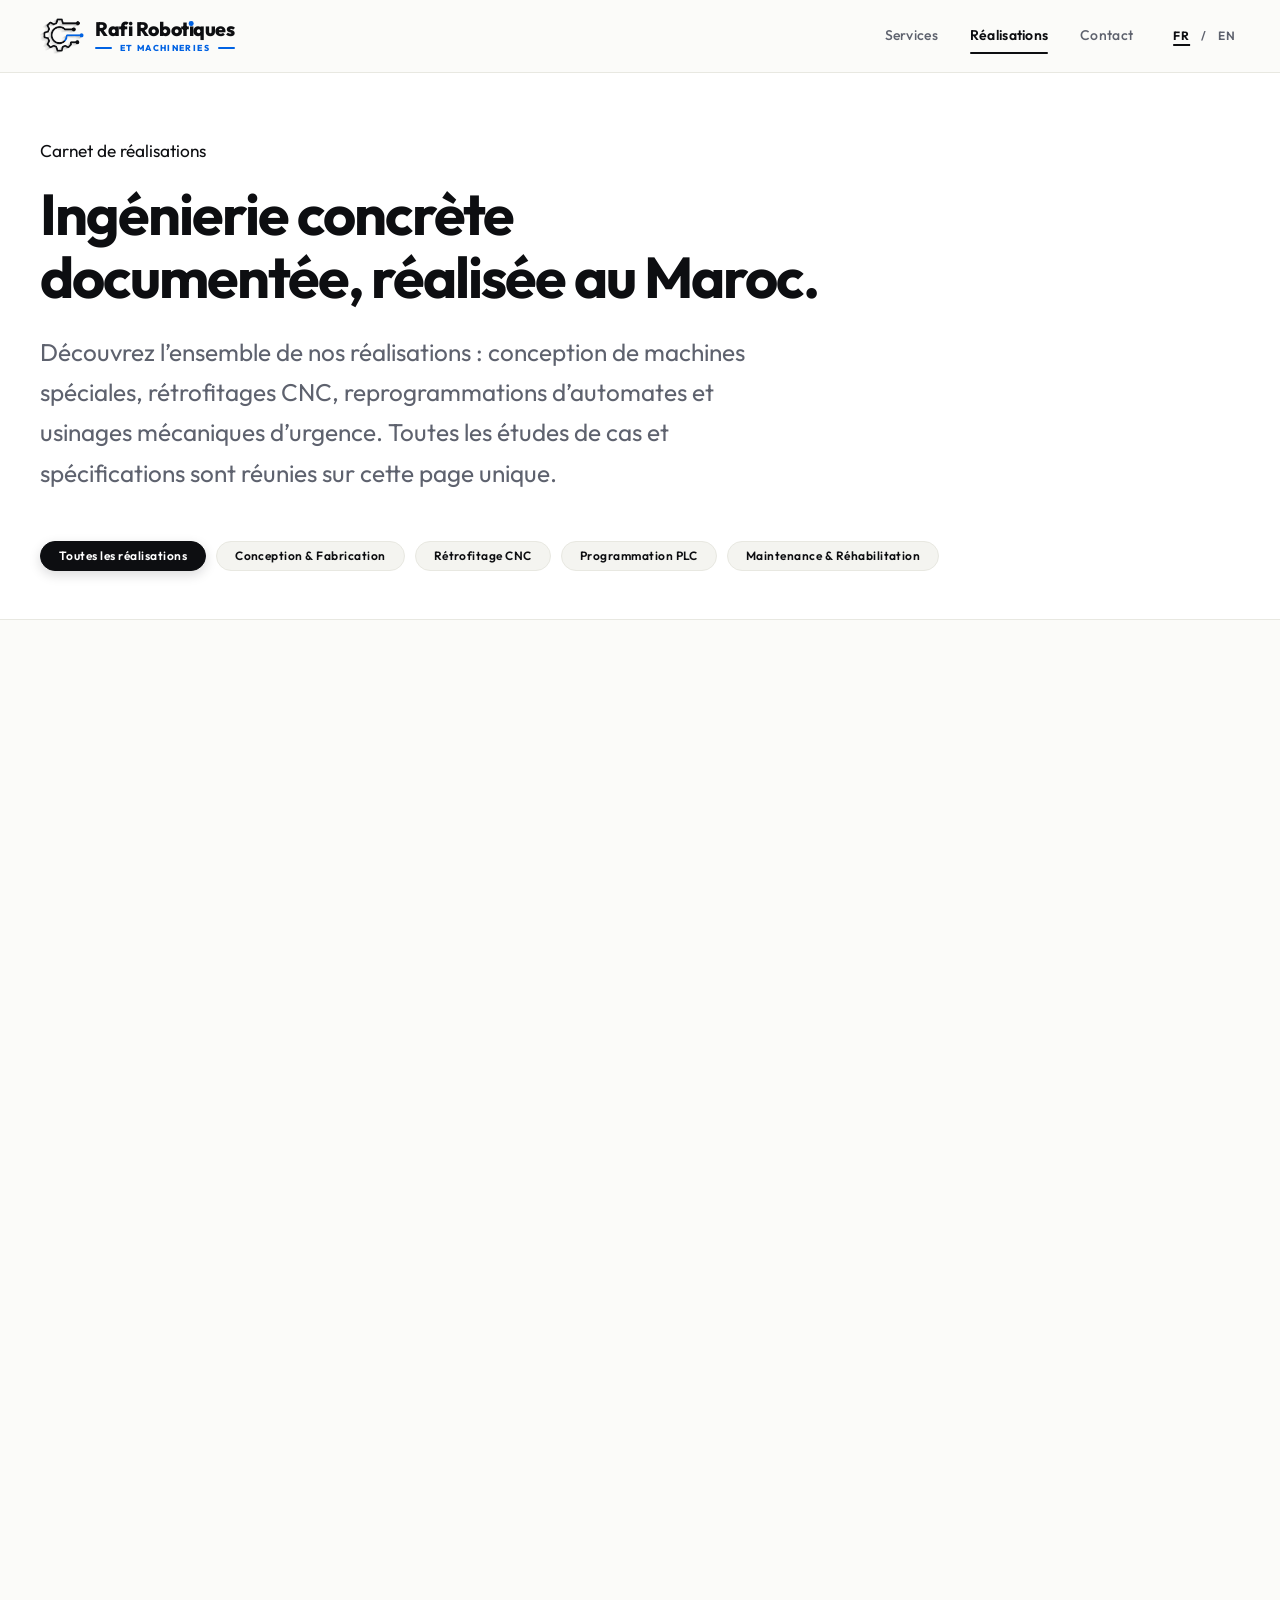
<file: realisations/index.html>
<!DOCTYPE html><html lang="fr"><head><meta charset="UTF-8"><meta name="viewport" content="width=device-width"><link rel="icon" href="data:,"><link rel="preconnect" href="https://fonts.googleapis.com"><link rel="preconnect" href="https://fonts.gstatic.com" crossorigin><link href="https://fonts.googleapis.com/css2?family=Outfit:wght@300;400;500;600;700;800;900&family=Inter:wght@300;400;500;600;700&family=IBM+Plex+Mono:wght@400;500;600&display=swap" rel="stylesheet"><title>Réalisations &amp; Portfolio Industriel | Rafi Robotique et Machineries — Ingénierie Industrielle, Casablanca</title><meta name="description" content="Découvrez nos études de cas concrètes : robots 5 axes, rétrofitage CNC, programmation d’automates PLC et réparation mécanique lourde au Maroc. À Casablanca"><link rel="canonical" href="https://rafirobotique.com/realisations/">
  <link rel="alternate" hreflang="fr" href="https://rafirobotique.com/realisations/">
  <link rel="alternate" hreflang="fr-MA" href="https://rafirobotique.com/realisations/">
  <link rel="alternate" hreflang="en" href="https://rafirobotique.com/en/projects/">
  <link rel="alternate" hreflang="x-default" href="https://rafirobotique.com/realisations/"><meta name="geo.region" content="MA-06"><meta name="geo.placename" content="Casablanca"><meta property="og:type" content="website"><meta property="og:site_name" content="Rafi Robotique et Machineries"><meta property="og:locale" content="fr_MA"><meta property="og:title" content="Réalisations &amp; Portfolio Industriel | Rafi Robotique et Machineries — Ingénierie Industrielle, Casablanca"><meta property="og:description" content="Découvrez nos études de cas concrètes : robots 5 axes, rétrofitage CNC, programmation d’automates PLC et réparation mécanique lourde au Maroc. À Casablanca"><meta property="og:url" content="https://rafirobotique.com/realisations/"><meta property="og:image" content="https://rafirobotique.com/assets/images/logo/rafi-mark-static.png"><meta name="twitter:card" content="summary_large_image"><meta name="twitter:title" content="Réalisations &amp; Portfolio Industriel | Rafi Robotique et Machineries — Ingénierie Industrielle, Casablanca"><meta name="twitter:description" content="Découvrez nos études de cas concrètes : robots 5 axes, rétrofitage CNC, programmation d’automates PLC et réparation mécanique lourde au Maroc. À Casablanca"><meta name="twitter:image" content="https://rafirobotique.com/assets/images/logo/rafi-mark-static.png"><link rel="stylesheet" href="./style.css">
        <meta name="robots" content="index,follow,max-image-preview:large,max-snippet:-1,max-video-preview:-1">
  <meta property="og:locale:alternate" content="en_US">
  <meta property="og:image:alt" content="Rafi Robotique et Machineries — ingénierie industrielle">
  <meta name="twitter:image:alt" content="Rafi Robotique et Machineries — ingénierie industrielle">
  <script type="application/ld+json">
{
  "@context": "https://schema.org",
  "@graph": [
    {
      "@type": "Organization",
      "@id": "https://rafirobotique.com/#organization",
      "name": "Rafi Robotiques et Machineries",
      "alternateName": "RAFI Robotics & Machinery",
      "url": "https://rafirobotique.com/",
      "logo": "https://rafirobotique.com/assets/images/logo/rafi-mark-static.png",
      "email": "Rafiali@rafirobotique.com",
      "telephone": "+212 6 61 40 22 90",
      "description": "Rafi Robotiques et Machineries conçoit et fabrique des machines industrielles sur mesure, modernise des machines-outils par rétrofitage CNC, programme des automates Siemens et réalise le diagnostic et la réparation de machines industrielles à Casablanca, au Maroc.",
      "address": {
        "@type": "PostalAddress",
        "addressLocality": "Casablanca",
        "addressRegion": "Casablanca-Settat",
        "addressCountry": "MA"
      },
      "areaServed": {
        "@type": "Country",
        "name": "Morocco"
      },
      "knowsAbout": [
        "Conception et fabrication de machines industrielles sur mesure",
        "Rétrofitage et modernisation de machines-outils CNC",
        "Diagnostic et réparation de machines industrielles",
        "Programmation d’automates Siemens",
        "Systèmes robotisés de soudage et d’assemblage"
      ]
    },
    {
      "@type": "WebSite",
      "@id": "https://rafirobotique.com/#website",
      "url": "https://rafirobotique.com/",
      "name": "Rafi Robotiques et Machineries",
      "alternateName": "RAFI Robotics & Machinery",
      "inLanguage": [
        "fr-MA",
        "en"
      ],
      "publisher": {
        "@id": "https://rafirobotique.com/#organization"
      }
    },
    {
      "@type": "BreadcrumbList",
      "itemListElement": [
        {
          "@type": "ListItem",
          "position": 1,
          "name": "Accueil",
          "item": "https://rafirobotique.com/"
        },
        {
          "@type": "ListItem",
          "position": 2,
          "name": "Réalisations & Portfolio Industriel",
          "item": "https://rafirobotique.com/realisations/"
        }
      ]
    },
    {
      "@type": "WebPage",
      "@id": "https://rafirobotique.com/realisations/#webpage",
      "url": "https://rafirobotique.com/realisations/",
      "name": "Réalisations & Portfolio Industriel | Rafi Robotique et Machineries — Ingénierie Industrielle, Casablanca",
      "inLanguage": "fr-MA",
      "isPartOf": {
        "@id": "https://rafirobotique.com/#website"
      },
      "about": {
        "@id": "https://rafirobotique.com/#organization"
      }
    }
  ]
}
  </script>
</head><body><!-- THESIS: A technical design system for industrial precision, refusing the generic SaaS dashboard. OWN-WORLD: paper surfaces, cool path lines, compact mono data, and ember action points. STORY: visitors should read the system as dependable, precise, and ready for real implementation. FIRST VIEWPORT: wordmark and locale at top, a proof-led offer below, primary contact action in the hero. FORM: brand landing page, position 1, brief-pinned direction. FINISH: unreviewed and undocumented is unfinished; this build ends with the finish review, the verdict, and DESIGN.md --><a class="skip-link" href="#main-content">Aller au contenu</a><header class="site-header" id="site-header" data-astro-cid-isef26zo><div class="header-inner container" data-astro-cid-isef26zo><a class="logo-mark" href="../" aria-label="Rafi Robotiques et Machineries"><div class="logo-icon logo-icon--gear" aria-hidden="true"><img src="../assets/images/logo/rafi-pignon.png" alt="" width="44" height="36" class="logo-pignon-img"></div><div class="logo-text"><div class="logo-title-wrap"><span class="logo-brand-title">Rafi Robot<span class="logo-blue-i"><span class="logo-i-dot"></span><span class="logo-i-stem">ı</span></span>ques</span></div><div class="logo-brand-sub"><span class="logo-sub-line" aria-hidden="true"></span><span class="logo-sub-tag">ET MACHINERIES</span><span class="logo-sub-line" aria-hidden="true"></span></div></div></a><nav class="desktop-nav" aria-label="Navigation principale" data-astro-cid-isef26zo><a href="../services/" class="nav-link" data-astro-cid-isef26zo>Services</a><a href="../realisations/" class="nav-link is-active" aria-current="page" data-astro-cid-isef26zo>Réalisations</a><a href="../contact/" class="nav-link nav-link--contact" data-astro-cid-isef26zo>Contact</a></nav><div class="header-actions" data-astro-cid-isef26zo><nav class="locale" aria-label="Language" data-astro-cid-nufymefk><a href="../realisations/" aria-label="Français" aria-current="page" data-astro-cid-nufymefk>FR</a><span aria-hidden="true" data-astro-cid-nufymefk>/</span><a href="../en/projects/" aria-label="English" data-astro-cid-nufymefk>EN</a></nav>        <button class="menu-toggle" type="button" aria-controls="mobile-nav" aria-expanded="false" aria-label="Menu principal">
          <span></span>
          <span></span>
          <span></span>
          <b class="sr-only">Ouvrir le menu</b>
        </button>
      </div>
    </div>
  </header>

  <!-- MOBILE NAVIGATION DRAWER & BACKDROP -->
  <div class="mobile-nav-backdrop" id="mobile-nav-backdrop" aria-hidden="true"></div>
  <nav class="mobile-nav" id="mobile-nav" aria-label="Menu mobile" aria-hidden="true">
    <div class="mobile-nav__links">
      <a href="../" class="mobile-nav__item" aria-label="Accueil">
        <span class="mobile-nav__index">01</span>
        <span class="mobile-nav__title">Accueil</span>
        <span class="mobile-nav__arrow" aria-hidden="true">→</span>
      </a>

      <a href="../services/" class="mobile-nav__item" aria-label="Services">
        <span class="mobile-nav__index">02</span>
        <span class="mobile-nav__title">Services</span>
        <span class="mobile-nav__arrow" aria-hidden="true">→</span>
      </a>

      <a href="../realisations/" class="mobile-nav__item is-active" aria-current="page" aria-label="Réalisations">
        <span class="mobile-nav__index">03</span>
        <span class="mobile-nav__title">Réalisations</span>
        <span class="mobile-nav__arrow" aria-hidden="true">→</span>
      </a>
    </div>

    <!-- PRIMARY ACTION CTA: CONTACT US -->
    <a href="../contact/" class="mobile-nav__cta" aria-label="Contact Us">
      <span class="mobile-nav__cta-title">
        Contact Us
        <svg width="18" height="18" viewBox="0 0 24 24" fill="none" stroke="currentColor" stroke-width="2.5" stroke-linecap="round" stroke-linejoin="round" aria-hidden="true">
          <path d="M7 17L17 7M17 7H7M17 7V17"/>
        </svg>
      </span>
    </a>

    <!-- QUICK TECHNICAL HOTLINE STRIP -->
    <div class="mobile-nav__hotline">
      <a href="tel:+212661402290" class="mobile-nav__hotline-link" aria-label="Téléphone direct atelier">
        <span class="mobile-nav__hotline-icon" aria-hidden="true">
          <svg width="14" height="14" viewBox="0 0 24 24" fill="none" stroke="currentColor" stroke-width="2" stroke-linecap="round" stroke-linejoin="round"><path d="M22 16.92v3a2 2 0 0 1-2.18 2 19.79 19.79 0 0 1-8.63-3.07 19.5 19.5 0 0 1-6-6 19.79 19.79 0 0 1-3.07-8.67A2 2 0 0 1 4.11 2h3a2 2 0 0 1 2 1.72 12.84 12.84 0 0 0 .7 2.81 2 2 0 0 1-.45 2.11L8.09 9.91a16 16 0 0 0 6 6l1.27-1.27a2 2 0 0 1 2.11-.45 12.84 12.84 0 0 0 2.81.7A2 2 0 0 1 22 16.92z"/></svg>
        </span>
        <span class="mobile-nav__hotline-val">+212 6 61 40 22 90</span>
      </a>
      <a href="mailto:Rafiali@rafirobotique.com" class="mobile-nav__hotline-link" aria-label="Email technique atelier">
        <span class="mobile-nav__hotline-icon" aria-hidden="true">
          <svg width="14" height="14" viewBox="0 0 24 24" fill="none" stroke="currentColor" stroke-width="2" stroke-linecap="round" stroke-linejoin="round"><rect width="20" height="16" x="2" y="4" rx="2"/><path d="m22 7-8.97 5.7a1.94 1.94 0 0 1-2.06 0L2 7"/></svg>
        </span>
        <span class="mobile-nav__hotline-val">Rafiali@rafirobotique.com</span>
      </a>
    </div>
  </nav>

  <script>
    const header = document.querySelector('#site-header');
    const menu = document.querySelector('.menu-toggle');
    const nav = document.querySelector('#mobile-nav');
    const backdrop = document.querySelector('#mobile-nav-backdrop');

    function toggleMenu(forceOpen) {
      const currentOpen = menu?.getAttribute('aria-expanded') === 'true';
      const open = forceOpen !== undefined ? forceOpen : !currentOpen;
      menu?.setAttribute('aria-expanded', String(open));
      nav?.classList.toggle('is-open', open);
      nav?.setAttribute('aria-hidden', String(!open));
      backdrop?.classList.toggle('is-open', open);
      backdrop?.setAttribute('aria-hidden', String(!open));
      document.body.classList.toggle('menu-open', open);
    }

    menu?.addEventListener('click', () => toggleMenu());
    backdrop?.addEventListener('click', () => toggleMenu(false));
    document.addEventListener('keydown', (e) => {
      if (e.key === 'Escape' && menu?.getAttribute('aria-expanded') === 'true') {
        toggleMenu(false);
      }
    });

    nav?.querySelectorAll('a').forEach(link => {
      link.addEventListener('click', () => toggleMenu(false));
    });

    window.addEventListener('scroll', () => header?.classList.toggle('is-scrolled', window.scrollY > 12), { passive: true });
  </script><main id="main-content"><!-- Hero Section --><section class="portfolio-hero" data-astro-cid-hpf2fkpy><div class="container" data-astro-cid-hpf2fkpy><p class="section-kicker" data-astro-cid-hpf2fkpy>Carnet de réalisations</p><h1 data-astro-cid-hpf2fkpy>Ingénierie concrète documentée, réalisée au Maroc.</h1><p class="hero-desc" data-astro-cid-hpf2fkpy>Découvrez l’ensemble de nos réalisations : conception de machines spéciales, rétrofitages CNC, reprogrammations d’automates et usinages mécaniques d’urgence. Toutes les études de cas et spécifications sont réunies sur cette page unique.</p><!-- Interactive Filter Buttons --><div class="filter-bar" role="tablist" aria-label="Filtrer par service" data-astro-cid-hpf2fkpy><button class="filter-btn active" data-filter="all" data-astro-cid-hpf2fkpy>Toutes les réalisations</button><button class="filter-btn" data-filter="conception-fabrication" data-astro-cid-hpf2fkpy>Conception &amp; Fabrication</button><button class="filter-btn" data-filter="numerisation-retrofitage" data-astro-cid-hpf2fkpy>Rétrofitage CNC</button><button class="filter-btn" data-filter="programmation" data-astro-cid-hpf2fkpy>Programmation PLC</button><button class="filter-btn" data-filter="reparation" data-astro-cid-hpf2fkpy>Maintenance &amp; Réhabilitation</button></div></div></section><!-- Master Realisations Feed (All Projects Consolidated on This Page) --><main class="master-portfolio-feed" data-astro-cid-hpf2fkpy><div class="container" data-astro-cid-hpf2fkpy><div class="projects-stack" data-astro-cid-hpf2fkpy><article id="armasteel-robot-soudage" class="project-case-block" data-domain="conception-fabrication" data-astro-cid-hpf2fkpy><article class="glow-card glow-card--default project-card-container" data-astro-cid-mtdwne6d><div class="glow-card__spotlight" aria-hidden="true" data-astro-cid-mtdwne6d></div><div class="glow-card__content" data-astro-cid-mtdwne6d><div class="case-header" data-astro-cid-hpf2fkpy><div class="case-header__top-row" data-astro-cid-hpf2fkpy><div class="client-ident" data-astro-cid-hpf2fkpy><div class="client-logo-box" data-astro-cid-hpf2fkpy><img src="../assets/images/clients/ArmaSteel.webp" alt="Armasteel" class="client-mini-logo" data-astro-cid-hpf2fkpy></div><span class="client-name" data-astro-cid-hpf2fkpy>Armasteel</span></div><div class="header-badges" data-astro-cid-hpf2fkpy><a href="../services/#conception-fabrication" class="service-pill-link" data-astro-cid-hpf2fkpy><span data-astro-cid-hpf2fkpy>Conception Spéciale</span></a><span class="badge badge--neutral" data-astro-cid-gysip5ha>Réalisé</span><span class="duration-badge" data-astro-cid-hpf2fkpy>6 mois</span></div></div><h2 data-astro-cid-hpf2fkpy>Deux robots de soudage 5 axes — Course linéaire 16 mètres</h2><p class="case-lead-summary" data-astro-cid-hpf2fkpy>Conception intégrale, modélisation 3D, fabrication et programmation de deux robots de soudage 5 axes avec suivi infrarouge en temps réel et course linéaire de 16 mètres pour Armasteel.</p></div>
    <div class="case-carousel" data-case-carousel data-total="5" data-astro-cid-hpf2fkpy>
      <div class="case-carousel__stage" data-astro-cid-hpf2fkpy>
        <div class="case-carousel__track" tabindex="0" role="region" aria-label="Galerie interactive du projet" data-astro-cid-hpf2fkpy>
        <div class="case-carousel__slide" data-slide-index="0">
          <img src="../assets/images/realisations/armasteel-robot-soudage/testing-1.webp" alt="Deux robots de soudage 5 axes — Banc 16 mètres" title="Deux robots de soudage 5 axes — Banc 16 mètres" class="case-carousel__img" loading="lazy" data-astro-cid-hpf2fkpy>
        </div>
        <div class="case-carousel__slide" data-slide-index="1">
          <img src="../assets/images/realisations/armasteel-robot-soudage/cad-design.webp" alt="Modélisation 3D et calculs cinématiques Autodesk Inventor" title="Modélisation 3D et calculs cinématiques Autodesk Inventor" class="case-carousel__img" loading="lazy" data-astro-cid-hpf2fkpy>
        </div>
        <div class="case-carousel__slide" data-slide-index="2">
          <img src="../assets/images/realisations/armasteel-robot-soudage/assembly-1.webp" alt="Fabrication et assemblage du châssis mécanique" title="Fabrication et assemblage du châssis mécanique" class="case-carousel__img" loading="lazy" data-astro-cid-hpf2fkpy>
        </div>
        <div class="case-carousel__slide" data-slide-index="3">
          <img src="../assets/images/realisations/armasteel-robot-soudage/assembly-2.webp" alt="Câblage des servomoteurs et intégration de la baie" title="Câblage des servomoteurs et intégration de la baie" class="case-carousel__img" loading="lazy" data-astro-cid-hpf2fkpy>
        </div>
        <div class="case-carousel__slide" data-slide-index="4">
          <img src="../assets/images/realisations/armasteel-robot-soudage/testing-2.webp" alt="Validation de la qualité de soudage sur banc" title="Validation de la qualité de soudage sur banc" class="case-carousel__img" loading="lazy" data-astro-cid-hpf2fkpy>
        </div>
        </div>
      <div class="case-carousel__ui" data-astro-cid-hpf2fkpy>
        <div class="case-carousel__counter" data-astro-cid-hpf2fkpy>
          <span class="case-carousel__dot-pulse" aria-hidden="true"></span>
          <span class="case-carousel__cur">01</span>
          <span class="case-carousel__sep">/</span>
          <span class="case-carousel__total">05</span>
        </div>
        <div class="case-carousel__nav" data-astro-cid-hpf2fkpy>
          <div class="case-carousel__dots" role="tablist" aria-label="Photos du projet" data-astro-cid-hpf2fkpy>
              <button class="case-carousel__dot is-active" type="button" data-dot-index="0" aria-label="Afficher la photo 1"></button>
              <button class="case-carousel__dot " type="button" data-dot-index="1" aria-label="Afficher la photo 2"></button>
              <button class="case-carousel__dot " type="button" data-dot-index="2" aria-label="Afficher la photo 3"></button>
              <button class="case-carousel__dot " type="button" data-dot-index="3" aria-label="Afficher la photo 4"></button>
              <button class="case-carousel__dot " type="button" data-dot-index="4" aria-label="Afficher la photo 5"></button>
          </div>
          <div class="case-carousel__arrows" data-astro-cid-hpf2fkpy>
            <button class="case-carousel__arrow case-carousel__arrow--prev" type="button" aria-label="Photo précédente">
              <svg width="18" height="18" viewBox="0 0 24 24" fill="none" stroke="currentColor" stroke-width="2.5" stroke-linecap="round" stroke-linejoin="round"><polyline points="15 18 9 12 15 6"/></svg>
            </button>
            <button class="case-carousel__arrow case-carousel__arrow--next" type="button" aria-label="Photo suivante">
              <svg width="18" height="18" viewBox="0 0 24 24" fill="none" stroke="currentColor" stroke-width="2.5" stroke-linecap="round" stroke-linejoin="round"><polyline points="9 18 15 12 9 6"/></svg>
            </button>
          </div>
        </div>
      </div>
      </div>
    </div><div class="case-narrative-grid" data-astro-cid-hpf2fkpy><div class="narrative-col challenge-col" data-astro-cid-hpf2fkpy><div class="narrative-badge" data-astro-cid-hpf2fkpy><span class="col-number" data-astro-cid-hpf2fkpy>01</span><h3 data-astro-cid-hpf2fkpy>Le Défi Industriel</h3></div><p data-astro-cid-hpf2fkpy>Armasteel avait besoin d’une solution automatisée capable d&#39;exécuter des cordons de soudure continus et homogènes sur des profilés en acier de très grande longueur (jusqu’à 16 m), tout en garantissant une régularité parfaite malgré des angles de soudage variables.</p></div><div class="narrative-col solution-col" data-astro-cid-hpf2fkpy><div class="narrative-badge" data-astro-cid-hpf2fkpy><span class="col-number" data-astro-cid-hpf2fkpy>02</span><h3 data-astro-cid-hpf2fkpy>Ingénierie &amp; Méthode Déployée</h3></div><p data-astro-cid-hpf2fkpy>Rafi Robotiques et Machineries a conçu de zéro une cinématique robotique 5 axes montée sur un rail de déplacement linéaire étendu de 16 mètres. Nous avons intégré des capteurs infrarouges de pointe pour asservir la vitesse d’avance à l’angle de soudage en temps réel, et développé une interface opérateur conviviale et robuste.</p></div><div class="narrative-col result-col" data-astro-cid-hpf2fkpy><div class="narrative-badge" data-astro-cid-hpf2fkpy><span class="col-number" data-astro-cid-hpf2fkpy>03</span><h3 data-astro-cid-hpf2fkpy>Résultat Mesurable</h3></div><p data-astro-cid-hpf2fkpy>Les deux robots offrent une portée record de 16 mètres, une qualité de soudure supérieure et sans reprise manuelle. La solution garantit une productivité multipliée et s&#39;applique aux charpentes lourdes, à la construction navale et à l’automobile.</p></div></div></div><div class="case-action-footer" data-astro-cid-hpf2fkpy><div class="footer-tags" data-astro-cid-hpf2fkpy><span class="tag-badge" data-astro-cid-hpf2fkpy>#robotique</span><span class="tag-badge" data-astro-cid-hpf2fkpy>#soudage</span><span class="tag-badge" data-astro-cid-hpf2fkpy>#5 axes</span><span class="tag-badge" data-astro-cid-hpf2fkpy>#Armasteel</span><span class="tag-badge" data-astro-cid-hpf2fkpy>#maroc</span></div><div class="footer-cta-link" data-astro-cid-hpf2fkpy><a class="button button--primary" href="../contact/" data-astro-cid-j6ocf6pu>Discuter de votre besoin<span aria-hidden="true" data-astro-cid-j6ocf6pu>↗</span></a></div></div></div></article><script type="module">typeof window<`u`&&document.querySelectorAll(`.glow-card, .footer-contact-capsule`).forEach(e=>{e.addEventListener(`mousemove`,t=>{let n=e.getBoundingClientRect(),r=t.clientX-n.left,i=t.clientY-n.top;e.style.setProperty(`--mouse-x`,`${r}px`),e.style.setProperty(`--mouse-y`,`${i}px`)})});</script></article><article id="matissar-plc" class="project-case-block" data-domain="programmation" data-astro-cid-hpf2fkpy><article class="glow-card glow-card--default project-card-container" data-astro-cid-mtdwne6d><div class="glow-card__spotlight" aria-hidden="true" data-astro-cid-mtdwne6d></div><div class="glow-card__content" data-astro-cid-mtdwne6d><div class="case-header" data-astro-cid-hpf2fkpy><div class="case-header__top-row" data-astro-cid-hpf2fkpy><div class="client-ident" data-astro-cid-hpf2fkpy><div class="client-logo-box" data-astro-cid-hpf2fkpy><img src="../assets/images/clients/Matissar.jpg" alt="Matissar" class="client-mini-logo" data-astro-cid-hpf2fkpy></div><span class="client-name" data-astro-cid-hpf2fkpy>Matissar</span></div><div class="header-badges" data-astro-cid-hpf2fkpy><a href="../services/#programmation" class="service-pill-link" data-astro-cid-hpf2fkpy><span data-astro-cid-hpf2fkpy>Automatisme &amp; PLC</span></a><span class="badge badge--neutral" data-astro-cid-gysip5ha>Réalisé</span><span class="duration-badge" data-astro-cid-hpf2fkpy>10 jours</span></div></div><h2 data-astro-cid-hpf2fkpy>Reprogrammation d&#39;urgence automate PLC — Machine de montage de ressorts</h2><p class="case-lead-summary" data-astro-cid-hpf2fkpy>Reconstruction complète de logique séquentielle, reprogrammation PLC d&#39;urgence sur site et redémarrage à pleine cadence de la chaîne d&#39;assemblage de ressorts pour Matissar.</p></div>
    <div class="case-carousel" data-case-carousel data-total="2" data-astro-cid-hpf2fkpy>
      <div class="case-carousel__stage" data-astro-cid-hpf2fkpy>
        <div class="case-carousel__track" tabindex="0" role="region" aria-label="Galerie interactive du projet" data-astro-cid-hpf2fkpy>
        <div class="case-carousel__slide" data-slide-index="0">
          <img src="../assets/images/realisations/matissar-plc/programming.webp" alt="Reprogrammation en ligne du contrôleur PLC" title="Reprogrammation en ligne du contrôleur PLC" class="case-carousel__img" loading="lazy" data-astro-cid-hpf2fkpy>
        </div>
        <div class="case-carousel__slide" data-slide-index="1">
          <img src="../assets/images/realisations/matissar-plc/testing.webp" alt="Essais dynamiques et validation des cadences" title="Essais dynamiques et validation des cadences" class="case-carousel__img" loading="lazy" data-astro-cid-hpf2fkpy>
        </div>
        </div>
      <div class="case-carousel__ui" data-astro-cid-hpf2fkpy>
        <div class="case-carousel__counter" data-astro-cid-hpf2fkpy>
          <span class="case-carousel__dot-pulse" aria-hidden="true"></span>
          <span class="case-carousel__cur">01</span>
          <span class="case-carousel__sep">/</span>
          <span class="case-carousel__total">02</span>
        </div>
        <div class="case-carousel__nav" data-astro-cid-hpf2fkpy>
          <div class="case-carousel__dots" role="tablist" aria-label="Photos du projet" data-astro-cid-hpf2fkpy>
              <button class="case-carousel__dot is-active" type="button" data-dot-index="0" aria-label="Afficher la photo 1"></button>
              <button class="case-carousel__dot " type="button" data-dot-index="1" aria-label="Afficher la photo 2"></button>
          </div>
          <div class="case-carousel__arrows" data-astro-cid-hpf2fkpy>
            <button class="case-carousel__arrow case-carousel__arrow--prev" type="button" aria-label="Photo précédente">
              <svg width="18" height="18" viewBox="0 0 24 24" fill="none" stroke="currentColor" stroke-width="2.5" stroke-linecap="round" stroke-linejoin="round"><polyline points="15 18 9 12 15 6"/></svg>
            </button>
            <button class="case-carousel__arrow case-carousel__arrow--next" type="button" aria-label="Photo suivante">
              <svg width="18" height="18" viewBox="0 0 24 24" fill="none" stroke="currentColor" stroke-width="2.5" stroke-linecap="round" stroke-linejoin="round"><polyline points="9 18 15 12 9 6"/></svg>
            </button>
          </div>
        </div>
      </div>
      </div>
    </div><div class="case-narrative-grid" data-astro-cid-hpf2fkpy><div class="narrative-col challenge-col" data-astro-cid-hpf2fkpy><div class="narrative-badge" data-astro-cid-hpf2fkpy><span class="col-number" data-astro-cid-hpf2fkpy>01</span><h3 data-astro-cid-hpf2fkpy>Le Défi Industriel</h3></div><p data-astro-cid-hpf2fkpy>Arrêt brutal et imprévu de la machine de montage de ressorts de Matissar provoqué par l&#39;effacement accidentel de la mémoire du contrôleur logique programmable (PLC), paralysant l&#39;ensemble de la chaîne de fabrication.</p></div><div class="narrative-col solution-col" data-astro-cid-hpf2fkpy><div class="narrative-badge" data-astro-cid-hpf2fkpy><span class="col-number" data-astro-cid-hpf2fkpy>02</span><h3 data-astro-cid-hpf2fkpy>Ingénierie &amp; Méthode Déployée</h3></div><p data-astro-cid-hpf2fkpy>Déploiement d&#39;urgence sur site de nos ingénieurs en automatisme. Analyse détaillée de la cinématique et des capteurs, réécriture complète du programme PLC (logique Ladder/Grafcet), reprogrammation des sécurités et optimisation des temps de cycle.</p></div><div class="narrative-col result-col" data-astro-cid-hpf2fkpy><div class="narrative-badge" data-astro-cid-hpf2fkpy><span class="col-number" data-astro-cid-hpf2fkpy>03</span><h3 data-astro-cid-hpf2fkpy>Résultat Mesurable</h3></div><p data-astro-cid-hpf2fkpy>Reprise à 100% de la capacité de production en 10 jours chrono. Cadence optimisée, fiabilité accrue et remise au client d&#39;une sauvegarde documentée du programme.</p></div></div></div><div class="case-action-footer" data-astro-cid-hpf2fkpy><div class="footer-tags" data-astro-cid-hpf2fkpy><span class="tag-badge" data-astro-cid-hpf2fkpy>#PLC</span><span class="tag-badge" data-astro-cid-hpf2fkpy>#automatisme</span><span class="tag-badge" data-astro-cid-hpf2fkpy>#reprogrammation</span><span class="tag-badge" data-astro-cid-hpf2fkpy>#Matissar</span><span class="tag-badge" data-astro-cid-hpf2fkpy>#intervention-site</span></div><div class="footer-cta-link" data-astro-cid-hpf2fkpy><a class="button button--primary" href="../contact/" data-astro-cid-j6ocf6pu>Discuter de votre besoin<span aria-hidden="true" data-astro-cid-j6ocf6pu>↗</span></a></div></div></div></article></article><article id="sharmaann-alesuse-univers-acier" class="project-case-block" data-domain="reparation" data-astro-cid-hpf2fkpy><article class="glow-card glow-card--default project-card-container" data-astro-cid-mtdwne6d><div class="glow-card__spotlight" aria-hidden="true" data-astro-cid-mtdwne6d></div><div class="glow-card__content" data-astro-cid-mtdwne6d><div class="case-header" data-astro-cid-hpf2fkpy><div class="case-header__top-row" data-astro-cid-hpf2fkpy><div class="client-ident" data-astro-cid-hpf2fkpy><div class="client-logo-box" data-astro-cid-hpf2fkpy><img src="../assets/images/clients/univers-acier.png" alt="Univers Acier" class="client-mini-logo" data-astro-cid-hpf2fkpy></div><span class="client-name" data-astro-cid-hpf2fkpy>Univers Acier</span></div><div class="header-badges" data-astro-cid-hpf2fkpy><a href="../services/#reparation" class="service-pill-link" data-astro-cid-hpf2fkpy><span data-astro-cid-hpf2fkpy>Maintenance &amp; Réhabilitation</span></a><span class="badge badge--neutral" data-astro-cid-gysip5ha>Réalisé</span><span class="duration-badge" data-astro-cid-hpf2fkpy>12 jours</span></div></div><h2 data-astro-cid-hpf2fkpy>Usinage sur mesure de pignons en bronze — Aléseuse Sharmaann</h2><p class="case-lead-summary" data-astro-cid-hpf2fkpy>Démontage intégral, fabrication et taillage sur mesure de pignons en bronze spécial et réhabilitation mécanique d&#39;une aléseuse horizontale Sharmaann pour Univers Acier.</p></div>
    <div class="case-carousel" data-case-carousel data-total="2" data-astro-cid-hpf2fkpy>
      <div class="case-carousel__stage" data-astro-cid-hpf2fkpy>
        <div class="case-carousel__track" tabindex="0" role="region" aria-label="Galerie interactive du projet" data-astro-cid-hpf2fkpy>
        <div class="case-carousel__slide" data-slide-index="0">
          <img src="../assets/images/realisations/sharmaann-alesuse-univers-acier/reparation-1.webp" alt="Démontage de cinématique et extraction des pignons usés" title="Démontage de cinématique et extraction des pignons usés" class="case-carousel__img" loading="lazy" data-astro-cid-hpf2fkpy>
        </div>
        <div class="case-carousel__slide" data-slide-index="1">
          <img src="../assets/images/realisations/sharmaann-alesuse-univers-acier/reparation-2.webp" alt="Usinage du nouveau pignon en bronze et contrôle métrologique" title="Usinage du nouveau pignon en bronze et contrôle métrologique" class="case-carousel__img" loading="lazy" data-astro-cid-hpf2fkpy>
        </div>
        </div>
      <div class="case-carousel__ui" data-astro-cid-hpf2fkpy>
        <div class="case-carousel__counter" data-astro-cid-hpf2fkpy>
          <span class="case-carousel__dot-pulse" aria-hidden="true"></span>
          <span class="case-carousel__cur">01</span>
          <span class="case-carousel__sep">/</span>
          <span class="case-carousel__total">02</span>
        </div>
        <div class="case-carousel__nav" data-astro-cid-hpf2fkpy>
          <div class="case-carousel__dots" role="tablist" aria-label="Photos du projet" data-astro-cid-hpf2fkpy>
              <button class="case-carousel__dot is-active" type="button" data-dot-index="0" aria-label="Afficher la photo 1"></button>
              <button class="case-carousel__dot " type="button" data-dot-index="1" aria-label="Afficher la photo 2"></button>
          </div>
          <div class="case-carousel__arrows" data-astro-cid-hpf2fkpy>
            <button class="case-carousel__arrow case-carousel__arrow--prev" type="button" aria-label="Photo précédente">
              <svg width="18" height="18" viewBox="0 0 24 24" fill="none" stroke="currentColor" stroke-width="2.5" stroke-linecap="round" stroke-linejoin="round"><polyline points="15 18 9 12 15 6"/></svg>
            </button>
            <button class="case-carousel__arrow case-carousel__arrow--next" type="button" aria-label="Photo suivante">
              <svg width="18" height="18" viewBox="0 0 24 24" fill="none" stroke="currentColor" stroke-width="2.5" stroke-linecap="round" stroke-linejoin="round"><polyline points="9 18 15 12 9 6"/></svg>
            </button>
          </div>
        </div>
      </div>
      </div>
    </div><div class="case-narrative-grid" data-astro-cid-hpf2fkpy><div class="narrative-col challenge-col" data-astro-cid-hpf2fkpy><div class="narrative-badge" data-astro-cid-hpf2fkpy><span class="col-number" data-astro-cid-hpf2fkpy>01</span><h3 data-astro-cid-hpf2fkpy>Le Défi Industriel</h3></div><p data-astro-cid-hpf2fkpy>Immobilisation critique d&#39;une aléseuse horizontale lourde Sharmaann causée par la rupture et l’usure sévère des pignons de vis sans fin. Pièces d&#39;origine introuvables et délais d&#39;importation rédhibitoires pour l&#39;usine.</p></div><div class="narrative-col solution-col" data-astro-cid-hpf2fkpy><div class="narrative-badge" data-astro-cid-hpf2fkpy><span class="col-number" data-astro-cid-hpf2fkpy>02</span><h3 data-astro-cid-hpf2fkpy>Ingénierie &amp; Méthode Déployée</h3></div><p data-astro-cid-hpf2fkpy>Démontage complet de la cinématique de transmission en atelier, rétro-ingénierie métrologique, choix d&#39;un alliage de bronze haute résistance à l&#39;usure, taillage et usinage sur mesure des pignons, puis réassemblage avec contrôle micrométrique des jeux et tolérances.</p></div><div class="narrative-col result-col" data-astro-cid-hpf2fkpy><div class="narrative-badge" data-astro-cid-hpf2fkpy><span class="col-number" data-astro-cid-hpf2fkpy>03</span><h3 data-astro-cid-hpf2fkpy>Résultat Mesurable</h3></div><p data-astro-cid-hpf2fkpy>Remise en service parfaite en 12 jours. Transmission silencieuse, sans jeu mécanique résiduel, garantissant une précision d&#39;alésage et une durée de vie accrue.</p></div></div></div><div class="case-action-footer" data-astro-cid-hpf2fkpy><div class="footer-tags" data-astro-cid-hpf2fkpy><span class="tag-badge" data-astro-cid-hpf2fkpy>#aléseuse</span><span class="tag-badge" data-astro-cid-hpf2fkpy>#Sharmaann</span><span class="tag-badge" data-astro-cid-hpf2fkpy>#bronze</span><span class="tag-badge" data-astro-cid-hpf2fkpy>#usinage</span><span class="tag-badge" data-astro-cid-hpf2fkpy>#Univers Acier</span></div><div class="footer-cta-link" data-astro-cid-hpf2fkpy><a class="button button--primary" href="../contact/" data-astro-cid-j6ocf6pu>Discuter de votre besoin<span aria-hidden="true" data-astro-cid-j6ocf6pu>↗</span></a></div></div></div></article></article><article id="belhou-freres-presse-plieuse" class="project-case-block" data-domain="reparation" data-astro-cid-hpf2fkpy><article class="glow-card glow-card--default project-card-container" data-astro-cid-mtdwne6d><div class="glow-card__spotlight" aria-hidden="true" data-astro-cid-mtdwne6d></div><div class="glow-card__content" data-astro-cid-mtdwne6d><div class="case-header" data-astro-cid-hpf2fkpy><div class="case-header__top-row" data-astro-cid-hpf2fkpy><div class="client-ident" data-astro-cid-hpf2fkpy><div class="client-logo-box" data-astro-cid-hpf2fkpy><img src="../assets/images/clients/belhou-freres.webp" alt="Belhou Frères" class="client-mini-logo" data-astro-cid-hpf2fkpy></div><span class="client-name" data-astro-cid-hpf2fkpy>Belhou Frères</span></div><div class="header-badges" data-astro-cid-hpf2fkpy><a href="../services/#reparation" class="service-pill-link" data-astro-cid-hpf2fkpy><span data-astro-cid-hpf2fkpy>Maintenance &amp; Réhabilitation</span></a><span class="badge badge--neutral" data-astro-cid-gysip5ha>Réalisé</span><span class="duration-badge" data-astro-cid-hpf2fkpy>10 jours</span></div></div><h2 data-astro-cid-hpf2fkpy>Reparamétrage presse plieuse CNC &amp; réajustage cisaille</h2><p class="case-lead-summary" data-astro-cid-hpf2fkpy>Recalibrage géométrique et électronique intégral d&#39;une presse plieuse CNC et réaffûtage micrométrique des lames de cisaille pour Belhou Frères.</p></div>
    <div class="case-carousel" data-case-carousel data-total="3" data-astro-cid-hpf2fkpy>
      <div class="case-carousel__stage" data-astro-cid-hpf2fkpy>
        <div class="case-carousel__track" tabindex="0" role="region" aria-label="Galerie interactive du projet" data-astro-cid-hpf2fkpy>
        <div class="case-carousel__slide" data-slide-index="0">
          <img src="../assets/images/realisations/belhou-freres-presse-plieuse/reparametrage.webp" alt="Reparamétrage CNC et réglage des zéros de butées" title="Reparamétrage CNC et réglage des zéros de butées" class="case-carousel__img" loading="lazy" data-astro-cid-hpf2fkpy>
        </div>
        <div class="case-carousel__slide" data-slide-index="1">
          <img src="../assets/images/realisations/belhou-freres-presse-plieuse/testing-1.webp" alt="Contrôle de parallélisme du tablier et équilibrage" title="Contrôle de parallélisme du tablier et équilibrage" class="case-carousel__img" loading="lazy" data-astro-cid-hpf2fkpy>
        </div>
        <div class="case-carousel__slide" data-slide-index="2">
          <img src="../assets/images/realisations/belhou-freres-presse-plieuse/testing-2.webp" alt="Essais de pliage sous charge" title="Essais de pliage sous charge" class="case-carousel__img" loading="lazy" data-astro-cid-hpf2fkpy>
        </div>
        </div>
      <div class="case-carousel__ui" data-astro-cid-hpf2fkpy>
        <div class="case-carousel__counter" data-astro-cid-hpf2fkpy>
          <span class="case-carousel__dot-pulse" aria-hidden="true"></span>
          <span class="case-carousel__cur">01</span>
          <span class="case-carousel__sep">/</span>
          <span class="case-carousel__total">03</span>
        </div>
        <div class="case-carousel__nav" data-astro-cid-hpf2fkpy>
          <div class="case-carousel__dots" role="tablist" aria-label="Photos du projet" data-astro-cid-hpf2fkpy>
              <button class="case-carousel__dot is-active" type="button" data-dot-index="0" aria-label="Afficher la photo 1"></button>
              <button class="case-carousel__dot " type="button" data-dot-index="1" aria-label="Afficher la photo 2"></button>
              <button class="case-carousel__dot " type="button" data-dot-index="2" aria-label="Afficher la photo 3"></button>
          </div>
          <div class="case-carousel__arrows" data-astro-cid-hpf2fkpy>
            <button class="case-carousel__arrow case-carousel__arrow--prev" type="button" aria-label="Photo précédente">
              <svg width="18" height="18" viewBox="0 0 24 24" fill="none" stroke="currentColor" stroke-width="2.5" stroke-linecap="round" stroke-linejoin="round"><polyline points="15 18 9 12 15 6"/></svg>
            </button>
            <button class="case-carousel__arrow case-carousel__arrow--next" type="button" aria-label="Photo suivante">
              <svg width="18" height="18" viewBox="0 0 24 24" fill="none" stroke="currentColor" stroke-width="2.5" stroke-linecap="round" stroke-linejoin="round"><polyline points="9 18 15 12 9 6"/></svg>
            </button>
          </div>
        </div>
      </div>
      </div>
    </div><div class="case-narrative-grid" data-astro-cid-hpf2fkpy><div class="narrative-col challenge-col" data-astro-cid-hpf2fkpy><div class="narrative-badge" data-astro-cid-hpf2fkpy><span class="col-number" data-astro-cid-hpf2fkpy>01</span><h3 data-astro-cid-hpf2fkpy>Le Défi Industriel</h3></div><p data-astro-cid-hpf2fkpy>Panne bloquante sur la presse plieuse CNC de Belhou Frères avec désalignement des butées d&#39;axes et usure critique des lames de cisaille, générant des bavures et empêchant la découpe nette de tôles fines.</p></div><div class="narrative-col solution-col" data-astro-cid-hpf2fkpy><div class="narrative-badge" data-astro-cid-hpf2fkpy><span class="col-number" data-astro-cid-hpf2fkpy>02</span><h3 data-astro-cid-hpf2fkpy>Ingénierie &amp; Méthode Déployée</h3></div><p data-astro-cid-hpf2fkpy>Diagnostic complet, recalibrage approfondi de chaque composant cinématique et électronique de la presse. Démontage, rectification, affûtage et réglage précis du jeu entre lames de cisaille pour restaurer un tranchant parfait.</p></div><div class="narrative-col result-col" data-astro-cid-hpf2fkpy><div class="narrative-badge" data-astro-cid-hpf2fkpy><span class="col-number" data-astro-cid-hpf2fkpy>03</span><h3 data-astro-cid-hpf2fkpy>Résultat Mesurable</h3></div><p data-astro-cid-hpf2fkpy>Remise en parfait état de fonctionnement en 10 jours. Précision angulaire de pliage certifiée et qualité de coupe impeccable sur toutes les épaisseurs.</p></div></div></div><div class="case-action-footer" data-astro-cid-hpf2fkpy><div class="footer-tags" data-astro-cid-hpf2fkpy><span class="tag-badge" data-astro-cid-hpf2fkpy>#presse plieuse</span><span class="tag-badge" data-astro-cid-hpf2fkpy>#cisaille</span><span class="tag-badge" data-astro-cid-hpf2fkpy>#CNC</span><span class="tag-badge" data-astro-cid-hpf2fkpy>#Belhou Frères</span><span class="tag-badge" data-astro-cid-hpf2fkpy>#recalibrage</span></div><div class="footer-cta-link" data-astro-cid-hpf2fkpy><a class="button button--primary" href="../contact/" data-astro-cid-j6ocf6pu>Discuter de votre besoin<span aria-hidden="true" data-astro-cid-j6ocf6pu>↗</span></a></div></div></div></article></article><article id="cnc-plasma-mif-maroc" class="project-case-block" data-domain="numerisation-retrofitage" data-astro-cid-hpf2fkpy><article class="glow-card glow-card--default project-card-container" data-astro-cid-mtdwne6d><div class="glow-card__spotlight" aria-hidden="true" data-astro-cid-mtdwne6d></div><div class="glow-card__content" data-astro-cid-mtdwne6d><div class="case-header" data-astro-cid-hpf2fkpy><div class="case-header__top-row" data-astro-cid-hpf2fkpy><div class="client-ident" data-astro-cid-hpf2fkpy><div class="client-logo-box" data-astro-cid-hpf2fkpy><img src="../assets/images/clients/mif-maroc.jpg" alt="Mif Maroc" class="client-mini-logo" data-astro-cid-hpf2fkpy></div><span class="client-name" data-astro-cid-hpf2fkpy>Mif Maroc</span></div><div class="header-badges" data-astro-cid-hpf2fkpy><a href="../services/#numerisation-retrofitage" class="service-pill-link" data-astro-cid-hpf2fkpy><span data-astro-cid-hpf2fkpy>Rétrofitage CNC</span></a><span class="badge badge--neutral" data-astro-cid-gysip5ha>Réalisé</span><span class="duration-badge" data-astro-cid-hpf2fkpy>10 jours</span></div></div><h2 data-astro-cid-hpf2fkpy>Rénovation électronique &amp; rétrofit complet d&#39;une CNC Plasma</h2><p class="case-lead-summary" data-astro-cid-hpf2fkpy>Rénovation électronique totale, intégration d&#39;une nouvelle unité de commande compacte et remise en service en 10 jours chrono d&#39;une table de découpe CNC Plasma pour Mif Maroc.</p></div>
    <div class="case-carousel" data-case-carousel data-total="4" data-astro-cid-hpf2fkpy>
      <div class="case-carousel__stage" data-astro-cid-hpf2fkpy>
        <div class="case-carousel__track" tabindex="0" role="region" aria-label="Galerie interactive du projet" data-astro-cid-hpf2fkpy>
        <div class="case-carousel__slide" data-slide-index="0">
          <img src="../assets/images/realisations/cnc-plasma-mif-maroc/installation-1.webp" alt="Intégration de la nouvelle baie de commande compacte" title="Intégration de la nouvelle baie de commande compacte" class="case-carousel__img" loading="lazy" data-astro-cid-hpf2fkpy>
        </div>
        <div class="case-carousel__slide" data-slide-index="1">
          <img src="../assets/images/realisations/cnc-plasma-mif-maroc/Diagnostics.webp" alt="Diagnostic approfondi des cartes électroniques" title="Diagnostic approfondi des cartes électroniques" class="case-carousel__img" loading="lazy" data-astro-cid-hpf2fkpy>
        </div>
        <div class="case-carousel__slide" data-slide-index="2">
          <img src="../assets/images/realisations/cnc-plasma-mif-maroc/installation-2.webp" alt="Câblage blindé des servomoteurs et synchronisation" title="Câblage blindé des servomoteurs et synchronisation" class="case-carousel__img" loading="lazy" data-astro-cid-hpf2fkpy>
        </div>
        <div class="case-carousel__slide" data-slide-index="3">
          <img src="../assets/images/realisations/cnc-plasma-mif-maroc/Testing.webp" alt="Essais de découpe plasma sur tôle acier" title="Essais de découpe plasma sur tôle acier" class="case-carousel__img" loading="lazy" data-astro-cid-hpf2fkpy>
        </div>
        </div>
      <div class="case-carousel__ui" data-astro-cid-hpf2fkpy>
        <div class="case-carousel__counter" data-astro-cid-hpf2fkpy>
          <span class="case-carousel__dot-pulse" aria-hidden="true"></span>
          <span class="case-carousel__cur">01</span>
          <span class="case-carousel__sep">/</span>
          <span class="case-carousel__total">04</span>
        </div>
        <div class="case-carousel__nav" data-astro-cid-hpf2fkpy>
          <div class="case-carousel__dots" role="tablist" aria-label="Photos du projet" data-astro-cid-hpf2fkpy>
              <button class="case-carousel__dot is-active" type="button" data-dot-index="0" aria-label="Afficher la photo 1"></button>
              <button class="case-carousel__dot " type="button" data-dot-index="1" aria-label="Afficher la photo 2"></button>
              <button class="case-carousel__dot " type="button" data-dot-index="2" aria-label="Afficher la photo 3"></button>
              <button class="case-carousel__dot " type="button" data-dot-index="3" aria-label="Afficher la photo 4"></button>
          </div>
          <div class="case-carousel__arrows" data-astro-cid-hpf2fkpy>
            <button class="case-carousel__arrow case-carousel__arrow--prev" type="button" aria-label="Photo précédente">
              <svg width="18" height="18" viewBox="0 0 24 24" fill="none" stroke="currentColor" stroke-width="2.5" stroke-linecap="round" stroke-linejoin="round"><polyline points="15 18 9 12 15 6"/></svg>
            </button>
            <button class="case-carousel__arrow case-carousel__arrow--next" type="button" aria-label="Photo suivante">
              <svg width="18" height="18" viewBox="0 0 24 24" fill="none" stroke="currentColor" stroke-width="2.5" stroke-linecap="round" stroke-linejoin="round"><polyline points="9 18 15 12 9 6"/></svg>
            </button>
          </div>
        </div>
      </div>
      </div>
    </div><div class="case-narrative-grid" data-astro-cid-hpf2fkpy><div class="narrative-col challenge-col" data-astro-cid-hpf2fkpy><div class="narrative-badge" data-astro-cid-hpf2fkpy><span class="col-number" data-astro-cid-hpf2fkpy>01</span><h3 data-astro-cid-hpf2fkpy>Le Défi Industriel</h3></div><p data-astro-cid-hpf2fkpy>Après un dysfonctionnement majeur de l’unité centrale ayant entraîné l&#39;immobilisation de la machine, Mif Maroc risquait des retards de livraison critiques. L&#39;électronique vétuste, les faisceaux électriques et les servomoteurs présentaient des signes d&#39;usure sévère.</p></div><div class="narrative-col solution-col" data-astro-cid-hpf2fkpy><div class="narrative-badge" data-astro-cid-hpf2fkpy><span class="col-number" data-astro-cid-hpf2fkpy>02</span><h3 data-astro-cid-hpf2fkpy>Ingénierie &amp; Méthode Déployée</h3></div><p data-astro-cid-hpf2fkpy>Notre équipe a procédé au démontage de l&#39;ancienne électronique et à l&#39;installation d&#39;une unité de commande numérique compacte de dernière génération. Remplacement des servo-moteurs défectueux, réfection du câblage blindé, installation de capteurs de torche haute précision et recalibrage complet des axes X/Y/Z.</p></div><div class="narrative-col result-col" data-astro-cid-hpf2fkpy><div class="narrative-badge" data-astro-cid-hpf2fkpy><span class="col-number" data-astro-cid-hpf2fkpy>03</span><h3 data-astro-cid-hpf2fkpy>Résultat Mesurable</h3></div><p data-astro-cid-hpf2fkpy>Une précision de découpe micrométrique rétablie, des vitesses d&#39;avance optimisées sur aciers fins et tôles fortes, et une reprise de pleine production en 10 jours avec une garantie de 2 ans.</p></div></div></div><div class="case-action-footer" data-astro-cid-hpf2fkpy><div class="footer-tags" data-astro-cid-hpf2fkpy><span class="tag-badge" data-astro-cid-hpf2fkpy>#CNC</span><span class="tag-badge" data-astro-cid-hpf2fkpy>#plasma</span><span class="tag-badge" data-astro-cid-hpf2fkpy>#rétrofit</span><span class="tag-badge" data-astro-cid-hpf2fkpy>#Mif Maroc</span><span class="tag-badge" data-astro-cid-hpf2fkpy>#électronique</span></div><div class="footer-cta-link" data-astro-cid-hpf2fkpy><a class="button button--primary" href="../contact/" data-astro-cid-j6ocf6pu>Discuter de votre besoin<span aria-hidden="true" data-astro-cid-j6ocf6pu>↗</span></a></div></div></div></article></article><article id="longofer-cnc-tournage-gemine" class="project-case-block" data-domain="reparation" data-astro-cid-hpf2fkpy><article class="glow-card glow-card--default project-card-container" data-astro-cid-mtdwne6d><div class="glow-card__spotlight" aria-hidden="true" data-astro-cid-mtdwne6d></div><div class="glow-card__content" data-astro-cid-mtdwne6d><div class="case-header" data-astro-cid-hpf2fkpy><div class="case-header__top-row" data-astro-cid-hpf2fkpy><div class="client-ident" data-astro-cid-hpf2fkpy><div class="client-logo-box" data-astro-cid-hpf2fkpy><img src="../assets/images/clients/Longofer.png" alt="Longofer" class="client-mini-logo" data-astro-cid-hpf2fkpy></div><span class="client-name" data-astro-cid-hpf2fkpy>Longofer</span></div><div class="header-badges" data-astro-cid-hpf2fkpy><a href="../services/#reparation" class="service-pill-link" data-astro-cid-hpf2fkpy><span data-astro-cid-hpf2fkpy>Maintenance &amp; Réhabilitation</span></a><span class="badge badge--neutral" data-astro-cid-gysip5ha>Réalisé</span><span class="duration-badge" data-astro-cid-hpf2fkpy>14 jours</span></div></div><h2 data-astro-cid-hpf2fkpy>Diagnostic &amp; remise en service système Siemens Sinumerik 840D — Tour CNC Gemine</h2><p class="case-lead-summary" data-astro-cid-hpf2fkpy>Restauration du système d’exploitation Sinumerik 840D, reconfiguration des variateurs Simodrive 611 et déblocage complet de l&#39;axe Z pour Longofer.</p></div>
    <div class="case-carousel" data-case-carousel data-total="3" data-astro-cid-hpf2fkpy>
      <div class="case-carousel__stage" data-astro-cid-hpf2fkpy>
        <div class="case-carousel__track" tabindex="0" role="region" aria-label="Galerie interactive du projet" data-astro-cid-hpf2fkpy>
        <div class="case-carousel__slide" data-slide-index="0">
          <img src="../assets/images/realisations/longofer-cnc-tournage-gemine/diagnostics-1.webp" alt="Connexion diagnostic Siemens Sinumerik 840D" title="Connexion diagnostic Siemens Sinumerik 840D" class="case-carousel__img" loading="lazy" data-astro-cid-hpf2fkpy>
        </div>
        <div class="case-carousel__slide" data-slide-index="1">
          <img src="../assets/images/realisations/longofer-cnc-tournage-gemine/diagnostics-2.webp" alt="Contrôle armoire de puissance et Simodrive 611" title="Contrôle armoire de puissance et Simodrive 611" class="case-carousel__img" loading="lazy" data-astro-cid-hpf2fkpy>
        </div>
        <div class="case-carousel__slide" data-slide-index="2">
          <img src="../assets/images/realisations/longofer-cnc-tournage-gemine/diagnostics-3.webp" alt="Recalibration des boucles de position" title="Recalibration des boucles de position" class="case-carousel__img" loading="lazy" data-astro-cid-hpf2fkpy>
        </div>
        </div>
      <div class="case-carousel__ui" data-astro-cid-hpf2fkpy>
        <div class="case-carousel__counter" data-astro-cid-hpf2fkpy>
          <span class="case-carousel__dot-pulse" aria-hidden="true"></span>
          <span class="case-carousel__cur">01</span>
          <span class="case-carousel__sep">/</span>
          <span class="case-carousel__total">03</span>
        </div>
        <div class="case-carousel__nav" data-astro-cid-hpf2fkpy>
          <div class="case-carousel__dots" role="tablist" aria-label="Photos du projet" data-astro-cid-hpf2fkpy>
              <button class="case-carousel__dot is-active" type="button" data-dot-index="0" aria-label="Afficher la photo 1"></button>
              <button class="case-carousel__dot " type="button" data-dot-index="1" aria-label="Afficher la photo 2"></button>
              <button class="case-carousel__dot " type="button" data-dot-index="2" aria-label="Afficher la photo 3"></button>
          </div>
          <div class="case-carousel__arrows" data-astro-cid-hpf2fkpy>
            <button class="case-carousel__arrow case-carousel__arrow--prev" type="button" aria-label="Photo précédente">
              <svg width="18" height="18" viewBox="0 0 24 24" fill="none" stroke="currentColor" stroke-width="2.5" stroke-linecap="round" stroke-linejoin="round"><polyline points="15 18 9 12 15 6"/></svg>
            </button>
            <button class="case-carousel__arrow case-carousel__arrow--next" type="button" aria-label="Photo suivante">
              <svg width="18" height="18" viewBox="0 0 24 24" fill="none" stroke="currentColor" stroke-width="2.5" stroke-linecap="round" stroke-linejoin="round"><polyline points="9 18 15 12 9 6"/></svg>
            </button>
          </div>
        </div>
      </div>
      </div>
    </div><div class="case-narrative-grid" data-astro-cid-hpf2fkpy><div class="narrative-col challenge-col" data-astro-cid-hpf2fkpy><div class="narrative-badge" data-astro-cid-hpf2fkpy><span class="col-number" data-astro-cid-hpf2fkpy>01</span><h3 data-astro-cid-hpf2fkpy>Le Défi Industriel</h3></div><p data-astro-cid-hpf2fkpy>Le tour CNC lourd Gemine de Longofer s’est retrouvé totalement immobilisé suite au blocage de l&#39;axe Z et à de multiples alarmes critiques causées par la corruption du système d’exploitation Siemens Sinumerik 840D et l&#39;écrasement des paramètres variateurs.</p></div><div class="narrative-col solution-col" data-astro-cid-hpf2fkpy><div class="narrative-badge" data-astro-cid-hpf2fkpy><span class="col-number" data-astro-cid-hpf2fkpy>02</span><h3 data-astro-cid-hpf2fkpy>Ingénierie &amp; Méthode Déployée</h3></div><p data-astro-cid-hpf2fkpy>Nos experts CNC ont procédé à la restauration complète de l’image système Siemens, à la reconfiguration des paramètres machines et à la recalibration des boucles de vitesse et de position sur les variateurs Siemens Simodrive 611.</p></div><div class="narrative-col result-col" data-astro-cid-hpf2fkpy><div class="narrative-badge" data-astro-cid-hpf2fkpy><span class="col-number" data-astro-cid-hpf2fkpy>03</span><h3 data-astro-cid-hpf2fkpy>Résultat Mesurable</h3></div><p data-astro-cid-hpf2fkpy>Intégration et communication rétablies à 100%. Axe Z débloqué, fluidité d&#39;usinage parfaite et remise en service en 14 jours.</p></div></div></div><div class="case-action-footer" data-astro-cid-hpf2fkpy><div class="footer-tags" data-astro-cid-hpf2fkpy><span class="tag-badge" data-astro-cid-hpf2fkpy>#CNC</span><span class="tag-badge" data-astro-cid-hpf2fkpy>#Siemens</span><span class="tag-badge" data-astro-cid-hpf2fkpy>#Sinumerik 840D</span><span class="tag-badge" data-astro-cid-hpf2fkpy>#Simodrive</span><span class="tag-badge" data-astro-cid-hpf2fkpy>#Longofer</span></div><div class="footer-cta-link" data-astro-cid-hpf2fkpy><a class="button button--primary" href="../contact/" data-astro-cid-j6ocf6pu>Discuter de votre besoin<span aria-hidden="true" data-astro-cid-j6ocf6pu>↗</span></a></div></div></div></article></article><article id="adira-plieuse-numerique" class="project-case-block" data-domain="programmation" data-astro-cid-hpf2fkpy><article class="glow-card glow-card--default project-card-container" data-astro-cid-mtdwne6d><div class="glow-card__spotlight" aria-hidden="true" data-astro-cid-mtdwne6d></div><div class="glow-card__content" data-astro-cid-mtdwne6d><div class="case-header" data-astro-cid-hpf2fkpy><div class="case-header__top-row" data-astro-cid-hpf2fkpy><div class="client-ident" data-astro-cid-hpf2fkpy><span class="client-name" data-astro-cid-hpf2fkpy>Industrie Métallurgique</span></div><div class="header-badges" data-astro-cid-hpf2fkpy><a href="../services/#programmation" class="service-pill-link" data-astro-cid-hpf2fkpy><span data-astro-cid-hpf2fkpy>Automatisme &amp; PLC</span></a><span class="badge badge--neutral" data-astro-cid-gysip5ha>Réalisé</span><span class="duration-badge" data-astro-cid-hpf2fkpy>10 jours</span></div></div><h2 data-astro-cid-hpf2fkpy>Remplacement de PLC de sécurité &amp; reconfiguration totale — Plieuse Adira</h2><p class="case-lead-summary" data-astro-cid-hpf2fkpy>Remplacement du module de sécurité défectueux, réécriture du programme automate et reconfiguration complète après panne de courant sur presse plieuse numérique Adira.</p></div>
    <div class="case-carousel" data-case-carousel data-total="2" data-astro-cid-hpf2fkpy>
      <div class="case-carousel__stage" data-astro-cid-hpf2fkpy>
        <div class="case-carousel__track" tabindex="0" role="region" aria-label="Galerie interactive du projet" data-astro-cid-hpf2fkpy>
        <div class="case-carousel__slide" data-slide-index="0">
          <img src="../assets/images/realisations/adira-plieuse-numerique/diagnostics.webp" alt="Audit électrique et relais de sécurité défaillant" title="Audit électrique et relais de sécurité défaillant" class="case-carousel__img" loading="lazy" data-astro-cid-hpf2fkpy>
        </div>
        <div class="case-carousel__slide" data-slide-index="1">
          <img src="../assets/images/realisations/adira-plieuse-numerique/testing.webp" alt="Validation boucles optoélectroniques et cycles de pliage" title="Validation boucles optoélectroniques et cycles de pliage" class="case-carousel__img" loading="lazy" data-astro-cid-hpf2fkpy>
        </div>
        </div>
      <div class="case-carousel__ui" data-astro-cid-hpf2fkpy>
        <div class="case-carousel__counter" data-astro-cid-hpf2fkpy>
          <span class="case-carousel__dot-pulse" aria-hidden="true"></span>
          <span class="case-carousel__cur">01</span>
          <span class="case-carousel__sep">/</span>
          <span class="case-carousel__total">02</span>
        </div>
        <div class="case-carousel__nav" data-astro-cid-hpf2fkpy>
          <div class="case-carousel__dots" role="tablist" aria-label="Photos du projet" data-astro-cid-hpf2fkpy>
              <button class="case-carousel__dot is-active" type="button" data-dot-index="0" aria-label="Afficher la photo 1"></button>
              <button class="case-carousel__dot " type="button" data-dot-index="1" aria-label="Afficher la photo 2"></button>
          </div>
          <div class="case-carousel__arrows" data-astro-cid-hpf2fkpy>
            <button class="case-carousel__arrow case-carousel__arrow--prev" type="button" aria-label="Photo précédente">
              <svg width="18" height="18" viewBox="0 0 24 24" fill="none" stroke="currentColor" stroke-width="2.5" stroke-linecap="round" stroke-linejoin="round"><polyline points="15 18 9 12 15 6"/></svg>
            </button>
            <button class="case-carousel__arrow case-carousel__arrow--next" type="button" aria-label="Photo suivante">
              <svg width="18" height="18" viewBox="0 0 24 24" fill="none" stroke="currentColor" stroke-width="2.5" stroke-linecap="round" stroke-linejoin="round"><polyline points="9 18 15 12 9 6"/></svg>
            </button>
          </div>
        </div>
      </div>
      </div>
    </div><div class="case-narrative-grid" data-astro-cid-hpf2fkpy><div class="narrative-col challenge-col" data-astro-cid-hpf2fkpy><div class="narrative-badge" data-astro-cid-hpf2fkpy><span class="col-number" data-astro-cid-hpf2fkpy>01</span><h3 data-astro-cid-hpf2fkpy>Le Défi Industriel</h3></div><p data-astro-cid-hpf2fkpy>La plieuse numérique Adira, machine clé de l&#39;atelier, a subi une interruption soudaine due à une avarie sur le module de sécurité, aggravée par une panne de courant prolongée ayant effacé et corrompu les paramètres logiciels et les tables de calibration.</p></div><div class="narrative-col solution-col" data-astro-cid-hpf2fkpy><div class="narrative-badge" data-astro-cid-hpf2fkpy><span class="col-number" data-astro-cid-hpf2fkpy>02</span><h3 data-astro-cid-hpf2fkpy>Ingénierie &amp; Méthode Déployée</h3></div><p data-astro-cid-hpf2fkpy>Intervention d&#39;urgence et remise en service par nos automaticiens : remplacement par un PLC de sécurité industriel neuf catégorie 4, programmation sur mesure d&#39;une logique de sécurité renforcée (barrières immatérielles &amp; arrêts d&#39;urgence), et réinjection complète des paramètres constructeur.</p></div><div class="narrative-col result-col" data-astro-cid-hpf2fkpy><div class="narrative-badge" data-astro-cid-hpf2fkpy><span class="col-number" data-astro-cid-hpf2fkpy>03</span><h3 data-astro-cid-hpf2fkpy>Résultat Mesurable</h3></div><p data-astro-cid-hpf2fkpy>Remise en service totale en 10 jours. Sécurité des opérateurs certifiée au plus haut niveau et reprise du pliage à tolérance zéro.</p></div></div></div><div class="case-action-footer" data-astro-cid-hpf2fkpy><div class="footer-tags" data-astro-cid-hpf2fkpy><span class="tag-badge" data-astro-cid-hpf2fkpy>#Adira</span><span class="tag-badge" data-astro-cid-hpf2fkpy>#sécurité</span><span class="tag-badge" data-astro-cid-hpf2fkpy>#presse plieuse</span><span class="tag-badge" data-astro-cid-hpf2fkpy>#CNC</span><span class="tag-badge" data-astro-cid-hpf2fkpy>#PLC</span></div><div class="footer-cta-link" data-astro-cid-hpf2fkpy><a class="button button--primary" href="../contact/" data-astro-cid-j6ocf6pu>Discuter de votre besoin<span aria-hidden="true" data-astro-cid-j6ocf6pu>↗</span></a></div></div></div></article></article><article id="ilpea-galvarplast-poste-prototype" class="project-case-block" data-domain="conception-fabrication" data-astro-cid-hpf2fkpy><article class="glow-card glow-card--default project-card-container" data-astro-cid-mtdwne6d><div class="glow-card__spotlight" aria-hidden="true" data-astro-cid-mtdwne6d></div><div class="glow-card__content" data-astro-cid-mtdwne6d><div class="case-header" data-astro-cid-hpf2fkpy><div class="case-header__top-row" data-astro-cid-hpf2fkpy><div class="client-ident" data-astro-cid-hpf2fkpy><span class="client-name" data-astro-cid-hpf2fkpy>Ilpea Galvarplast</span></div><div class="header-badges" data-astro-cid-hpf2fkpy><a href="../services/#conception-fabrication" class="service-pill-link" data-astro-cid-hpf2fkpy><span data-astro-cid-hpf2fkpy>Conception Spéciale</span></a><span class="badge badge--active" data-astro-cid-gysip5ha>En cours</span><span class="duration-badge" data-astro-cid-hpf2fkpy>Phase finale CAD</span></div></div><h2 data-astro-cid-hpf2fkpy>Station prototype de découpe et perforation de précision (1500 mm)</h2><p class="case-lead-summary" data-astro-cid-hpf2fkpy>Développement et modélisation CAO 3D d&#39;une station prototype manuelle sur mesure pour la découpe angulaire et la perforation de profilés jusqu’à 1500 mm.</p></div>
    <div class="case-carousel" data-case-carousel data-total="1" data-astro-cid-hpf2fkpy>
      <div class="case-carousel__stage" data-astro-cid-hpf2fkpy>
        <div class="case-carousel__track" tabindex="0" role="region" aria-label="Galerie interactive du projet" data-astro-cid-hpf2fkpy>
        <div class="case-carousel__slide" data-slide-index="0">
          <img src="../assets/images/realisations/ilpea-galvarplast-poste-prototype/prototype-cad-v2.png" alt="Rendu 3D CAO du poste prototype de découpe et perforation" title="Rendu 3D CAO du poste prototype de découpe et perforation" class="case-carousel__img" loading="lazy" data-astro-cid-hpf2fkpy>
        </div>
        </div>
      </div>
    </div><div class="case-narrative-grid" data-astro-cid-hpf2fkpy><div class="narrative-col challenge-col" data-astro-cid-hpf2fkpy><div class="narrative-badge" data-astro-cid-hpf2fkpy><span class="col-number" data-astro-cid-hpf2fkpy>01</span><h3 data-astro-cid-hpf2fkpy>Le Défi Industriel</h3></div><p data-astro-cid-hpf2fkpy>Ilpea Galvarplast avait besoin d’un poste manuel sur mesure hautement ergonomique, capable de traiter des profilés jusqu’à 1500 mm tout en autorisant des angles de découpe variables et une perforation répétitive sans déformation matière.</p></div><div class="narrative-col solution-col" data-astro-cid-hpf2fkpy><div class="narrative-badge" data-astro-cid-hpf2fkpy><span class="col-number" data-astro-cid-hpf2fkpy>02</span><h3 data-astro-cid-hpf2fkpy>Ingénierie &amp; Méthode Déployée</h3></div><p data-astro-cid-hpf2fkpy>Conception complète sous Autodesk Inventor d&#39;un prototype mécanique intégrant des butées micrométriques réglables, un système de serrage rapide et des matrices de perforation interchangeables. Intégration des retours opérationnels du client dans la version v2.1.</p></div><div class="narrative-col result-col" data-astro-cid-hpf2fkpy><div class="narrative-badge" data-astro-cid-hpf2fkpy><span class="col-number" data-astro-cid-hpf2fkpy>03</span><h3 data-astro-cid-hpf2fkpy>Résultat Mesurable</h3></div><p data-astro-cid-hpf2fkpy>Phase de conception finale validée par le client. Préparation du dossier de fabrication pour usinage et assemblage dans nos installations.</p></div></div></div><div class="case-action-footer" data-astro-cid-hpf2fkpy><div class="footer-tags" data-astro-cid-hpf2fkpy><span class="tag-badge" data-astro-cid-hpf2fkpy>#prototype</span><span class="tag-badge" data-astro-cid-hpf2fkpy>#découpe</span><span class="tag-badge" data-astro-cid-hpf2fkpy>#perforation</span><span class="tag-badge" data-astro-cid-hpf2fkpy>#Ilpea Galvarplast</span><span class="tag-badge" data-astro-cid-hpf2fkpy>#CAO</span></div><div class="footer-cta-link" data-astro-cid-hpf2fkpy><a class="button button--primary" href="../contact/" data-astro-cid-j6ocf6pu>Discuter de votre besoin<span aria-hidden="true" data-astro-cid-j6ocf6pu>↗</span></a></div></div></div></article></article><article id="univers-acier-modernisation-cnc" class="project-case-block" data-domain="numerisation-retrofitage" data-astro-cid-hpf2fkpy><article class="glow-card glow-card--default project-card-container" data-astro-cid-mtdwne6d><div class="glow-card__spotlight" aria-hidden="true" data-astro-cid-mtdwne6d></div><div class="glow-card__content" data-astro-cid-mtdwne6d><div class="case-header" data-astro-cid-hpf2fkpy><div class="case-header__top-row" data-astro-cid-hpf2fkpy><div class="client-ident" data-astro-cid-hpf2fkpy><div class="client-logo-box" data-astro-cid-hpf2fkpy><img src="../assets/images/clients/univers-acier.png" alt="Univers Acier" class="client-mini-logo" data-astro-cid-hpf2fkpy></div><span class="client-name" data-astro-cid-hpf2fkpy>Univers Acier</span></div><div class="header-badges" data-astro-cid-hpf2fkpy><a href="../services/#numerisation-retrofitage" class="service-pill-link" data-astro-cid-hpf2fkpy><span data-astro-cid-hpf2fkpy>Rétrofitage CNC</span></a><span class="badge badge--active" data-astro-cid-gysip5ha>En cours</span><span class="duration-badge" data-astro-cid-hpf2fkpy>Chantier en cours</span></div></div><h2 data-astro-cid-hpf2fkpy>Modernisation &amp; rétrofit CNC de trois machines lourdes</h2><p class="case-lead-summary" data-astro-cid-hpf2fkpy>Rénovation mécanique et électronique intégrale d&#39;un grand tour CNC et de deux rectifieuses cylindriques avec contrôleur CNC Made in Morocco pour Univers Acier.</p></div><div class="case-narrative-grid" data-astro-cid-hpf2fkpy><div class="narrative-col challenge-col" data-astro-cid-hpf2fkpy><div class="narrative-badge" data-astro-cid-hpf2fkpy><span class="col-number" data-astro-cid-hpf2fkpy>01</span><h3 data-astro-cid-hpf2fkpy>Le Défi Industriel</h3></div><p data-astro-cid-hpf2fkpy>Trois machines-outils critiques (un grand tour CNC et deux rectifieuses cylindriques d&#39;envergure) étaient totalement à l&#39;arrêt suite à l&#39;obsolescence irrémédiable de leurs commandes numériques d&#39;origine.</p></div><div class="narrative-col solution-col" data-astro-cid-hpf2fkpy><div class="narrative-badge" data-astro-cid-hpf2fkpy><span class="col-number" data-astro-cid-hpf2fkpy>02</span><h3 data-astro-cid-hpf2fkpy>Ingénierie &amp; Méthode Déployée</h3></div><p data-astro-cid-hpf2fkpy>Rénovation mécanique de précision, remplacement des guidages et vis à billes, intégration des servomoteurs synchrones actuels et déploiement de l&#39;unité de commande CNC brevetée développée au Maroc par Rafi Robotiques.</p></div><div class="narrative-col result-col" data-astro-cid-hpf2fkpy><div class="narrative-badge" data-astro-cid-hpf2fkpy><span class="col-number" data-astro-cid-hpf2fkpy>03</span><h3 data-astro-cid-hpf2fkpy>Résultat Mesurable</h3></div><p data-astro-cid-hpf2fkpy>Chantier en cours d&#39;assemblage et de câblage. L&#39;opération offre une seconde vie industrielle pérenne à 3 équipements majeurs avec maintenance locale garantie.</p></div></div><div class="case-action-footer" data-astro-cid-hpf2fkpy><div class="footer-tags" data-astro-cid-hpf2fkpy><span class="tag-badge" data-astro-cid-hpf2fkpy>#CNC</span><span class="tag-badge" data-astro-cid-hpf2fkpy>#modernisation</span><span class="tag-badge" data-astro-cid-hpf2fkpy>#rectification</span><span class="tag-badge" data-astro-cid-hpf2fkpy>#Univers Acier</span><span class="tag-badge" data-astro-cid-hpf2fkpy>#Made in Morocco</span></div><div class="footer-cta-link" data-astro-cid-hpf2fkpy><a class="button button--primary" href="../contact/" data-astro-cid-j6ocf6pu>Discuter de votre besoin<span aria-hidden="true" data-astro-cid-j6ocf6pu>↗</span></a></div></div></div></article></article></div></div></main><script>
  const filterBtns = document.querySelectorAll('.filter-btn');
  filterBtns.forEach(btn => {
    btn.addEventListener('click', () => {
      filterBtns.forEach(b => b.classList.remove('active'));
      btn.classList.add('active');
      const target = btn.getAttribute('data-filter');

      document.querySelectorAll('.project-case-block').forEach(block => {
        const domain = block.getAttribute('data-domain');
        if (target === 'all' || domain === target) {
          block.style.display = 'block';
        } else {
          block.style.display = 'none';
        }
      });
    });
  });
</script></main><footer class="site-footer" id="site-footer">
    <div class="footer-ambient-grid" aria-hidden="true"></div>

    <div class="container footer-console">
      <!-- Row 1: Brand Anchor + Motto + Direct Contact Hub -->
      <div class="footer-top-deck">
        <div class="footer-identity-block">
          <a class="footer-brand footer-brand--large" href="../" aria-label="Rafi Robotiques et Machineries — Accueil">
            <div class="footer-brand__mark" aria-hidden="true">
              <img src="../assets/images/logo/rafi-pignon-white.png" alt="" width="68" height="56" class="footer-pignon-img">
            </div>
            <div class="footer-brand__text">
              <div class="footer-brand__title-row">
                <span class="footer-brand__title" spellcheck="false" lang="fr">Rafi Robot<span class="footer-blue-i"><span class="footer-i-stem">i</span></span>ques</span>
              </div>
              <div class="footer-brand__subtitle-row">
                <span class="footer-sub-line" aria-hidden="true"></span>
                <span class="footer-sub-tag">ET MACHINERIES</span>
                <span class="footer-sub-line" aria-hidden="true"></span>
              </div>
            </div>
          </a>

          <!-- Official Company Motto -->
          <p class="footer-motto">
            <span class="footer-motto__highlight">Conçu au Maroc.</span> Construit pour le monde.
          </p>
        </div>

        <!-- Tactical Direct Engineer Action Cards -->
        <div class="footer-action-deck">
          <a href="mailto:Rafiali@rafirobotique.com" class="footer-contact-capsule" aria-label="Envoyer un email à Rafiali@rafirobotique.com">
            <div class="capsule-icon-box" aria-hidden="true">
              <svg width="20" height="20" viewBox="0 0 24 24" fill="none" stroke="currentColor" stroke-width="2" stroke-linecap="round" stroke-linejoin="round">
                <rect width="20" height="16" x="2" y="4" rx="2"></rect>
                <path d="m22 7-8.97 5.7a1.94 1.94 0 0 1-2.06 0L2 7"></path>
              </svg>
            </div>
            <div class="capsule-body">
              <span class="capsule-kicker">Échange technique direct</span>
              <span class="capsule-value">Rafiali@rafirobotique.com</span>
            </div>
            <div class="capsule-arrow" aria-hidden="true">↗</div>
          </a>

          <a href="tel:+212661402290" class="footer-contact-capsule" aria-label="Appeler la ligne technique directe +212 6 61 40 22 90">
            <div class="capsule-icon-box" aria-hidden="true">
              <svg width="20" height="20" viewBox="0 0 24 24" fill="none" stroke="currentColor" stroke-width="2" stroke-linecap="round" stroke-linejoin="round">
                <path d="M22 16.92v3a2 2 0 0 1-2.18 2 19.79 19.79 0 0 1-8.63-3.07 19.5 19.5 0 0 1-6-6 19.79 19.79 0 0 1-3.07-8.67A2 2 0 0 1 4.11 2h3a2 2 0 0 1 2 1.72 12.84 12.84 0 0 0 .7 2.81 2 2 0 0 1-.45 2.11L8.09 9.91a16 16 0 0 0 6 6l1.27-1.27a2 2 0 0 1 2.11-.45 12.84 12.84 0 0 0 2.81.7A2 2 0 0 1 22 16.92z"></path>
              </svg>
            </div>
            <div class="capsule-body">
              <span class="capsule-kicker">Support Projets &amp; Chantiers</span>
              <span class="capsule-value">+212 6 61 40 22 90</span>
            </div>
            <div class="capsule-arrow" aria-hidden="true">↗</div>
          </a>
        </div>
      </div>

      <!-- Terminal Meta Bar (Legal Copyright) -->
      <div class="footer-terminal-bar">
        <span class="terminal-text">© 2026 Rafi Robotiques et Machineries. Tous droits réservés.</span>
      </div>
    </div>
  </footer><script>
  const revealTargets = document.querySelectorAll('main section, main .section, main .index-card, main .service-card, main .project-card, main .related-grid article, main .gallery-card, main .spec-plate, main .timeline-item, main .contact-links a, main .faq details');
  revealTargets.forEach((el, index) => {
    el.classList.add('scroll-reveal');
    el.style.setProperty('--reveal-order', String(index));
    el.dataset.revealDelay = String(Math.min(index % 4, 3));
  });
  const revealObserver = new IntersectionObserver((entries, observer) => {
    entries.forEach((entry) => {
      if (entry.isIntersecting) {
        entry.target.classList.add('is-visible');
        observer.unobserve(entry.target);
      }
    });
  }, { threshold: 0.02, rootMargin: '50px 0px -5% 0px' });
  revealTargets.forEach((el) => revealObserver.observe(el));
</script>
  <script>
    // Industrial Project Carousel Controller
    document.querySelectorAll('[data-case-carousel]').forEach((carousel) => {
      const track = carousel.querySelector('.case-carousel__track');
      const curEl = carousel.querySelector('.case-carousel__cur');
      const dots = carousel.querySelectorAll('.case-carousel__dot');
      const prevBtn = carousel.querySelector('.case-carousel__arrow--prev');
      const nextBtn = carousel.querySelector('.case-carousel__arrow--next');
      const slides = carousel.querySelectorAll('.case-carousel__slide');
      const total = slides.length;
      if (total <= 1 || !track) return;

      let currentIndex = 0;

      function updateUI(index) {
        currentIndex = Math.max(0, Math.min(index, total - 1));
        if (curEl) {
          curEl.textContent = String(currentIndex + 1).padStart(2, '0');
        }
        dots.forEach((dot, idx) => {
          dot.classList.toggle('is-active', idx === currentIndex);
          dot.setAttribute('aria-selected', String(idx === currentIndex));
        });
      }

      function scrollToIndex(index) {
        const slideWidth = track.offsetWidth;
        track.scrollTo({ left: index * slideWidth, behavior: 'smooth' });
        updateUI(index);
      }

      prevBtn?.addEventListener('click', () => {
        const next = currentIndex > 0 ? currentIndex - 1 : total - 1;
        scrollToIndex(next);
      });

      nextBtn?.addEventListener('click', () => {
        const next = currentIndex < total - 1 ? currentIndex + 1 : 0;
        scrollToIndex(next);
      });

      dots.forEach((dot, idx) => {
        dot.addEventListener('click', () => scrollToIndex(idx));
      });

      // Track manual scroll / touch swipe
      let scrollTimer = null;
      track.addEventListener('scroll', () => {
        if (scrollTimer) clearTimeout(scrollTimer);
        scrollTimer = setTimeout(() => {
          const slideWidth = track.offsetWidth || 1;
          const newIndex = Math.round(track.scrollLeft / slideWidth);
          if (newIndex !== currentIndex) {
            updateUI(newIndex);
          }
        }, 60);
      }, { passive: true });

      // Keyboard navigation
      track.addEventListener('keydown', (e) => {
        if (e.key === 'ArrowLeft') {
          e.preventDefault();
          const next = currentIndex > 0 ? currentIndex - 1 : total - 1;
          scrollToIndex(next);
        } else if (e.key === 'ArrowRight') {
          e.preventDefault();
          const next = currentIndex < total - 1 ? currentIndex + 1 : 0;
          scrollToIndex(next);
        }
      });
    });
  </script>

</body></html>
</file>
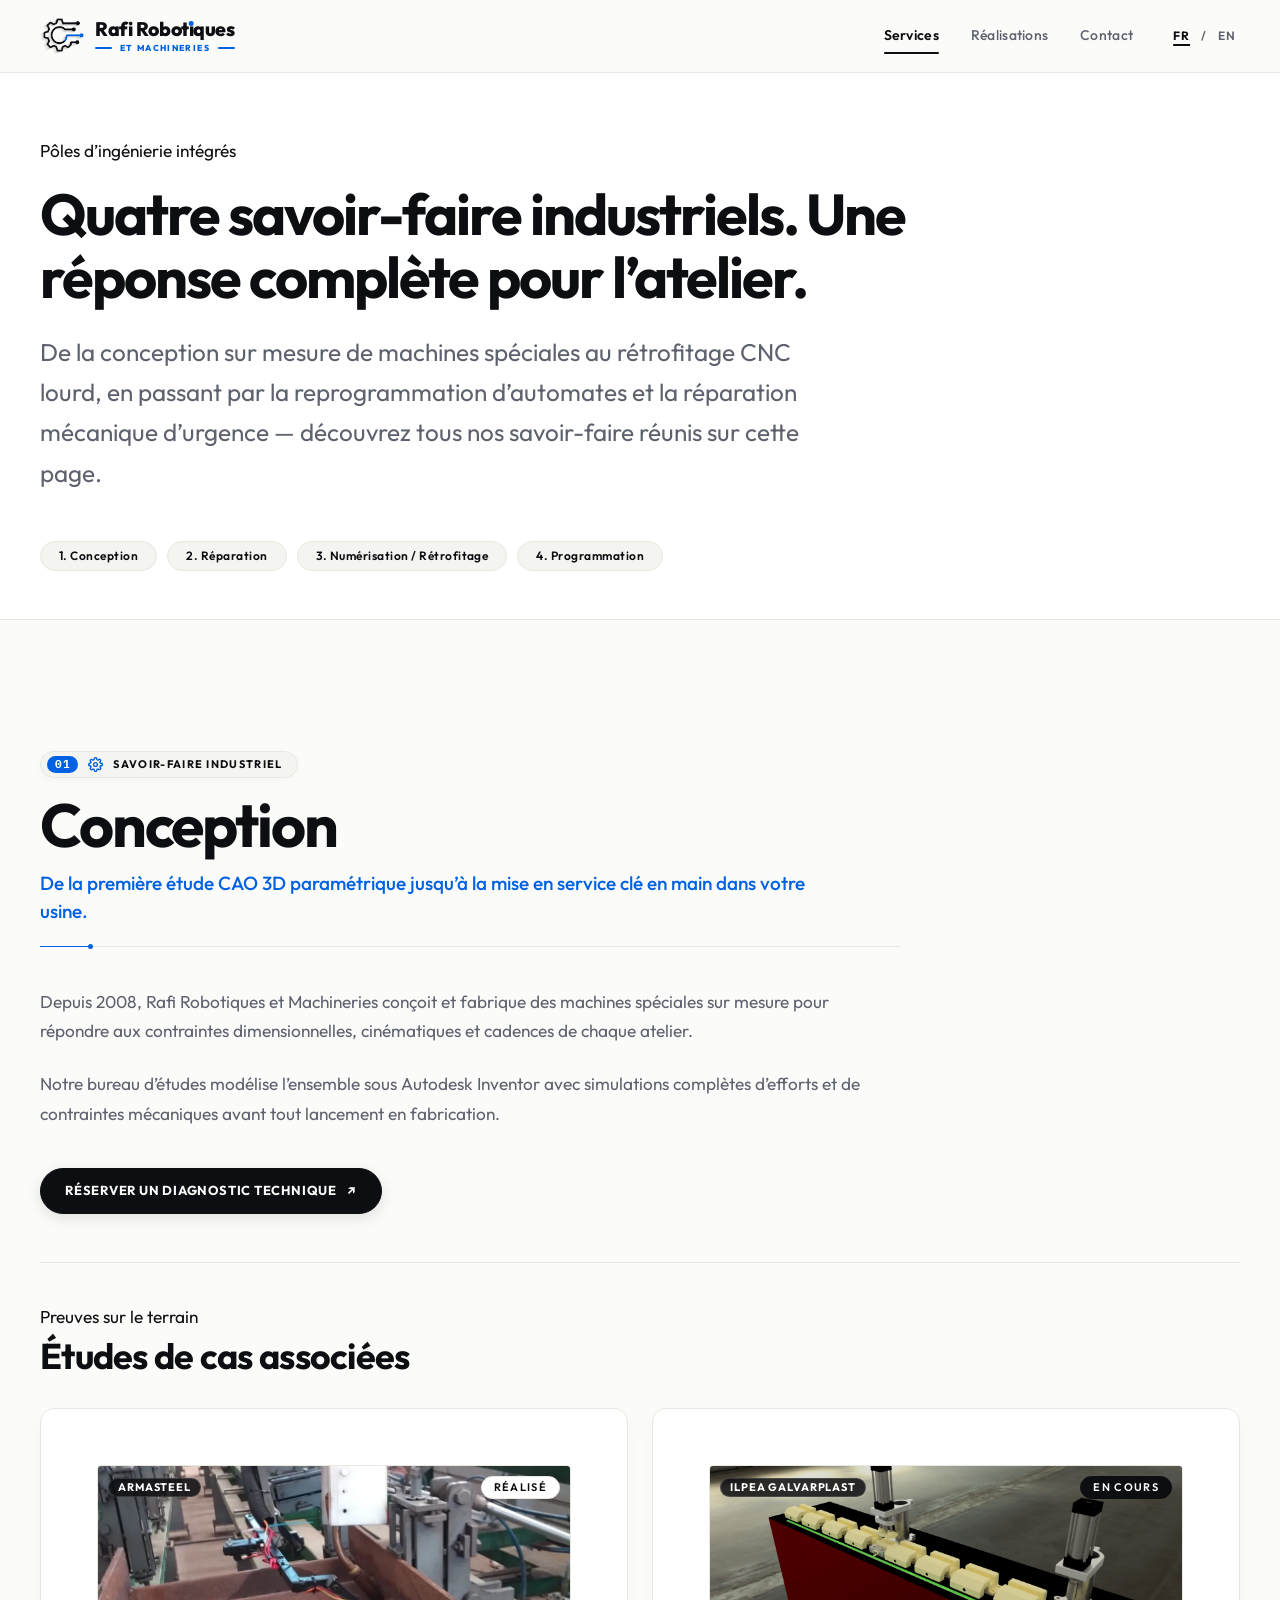
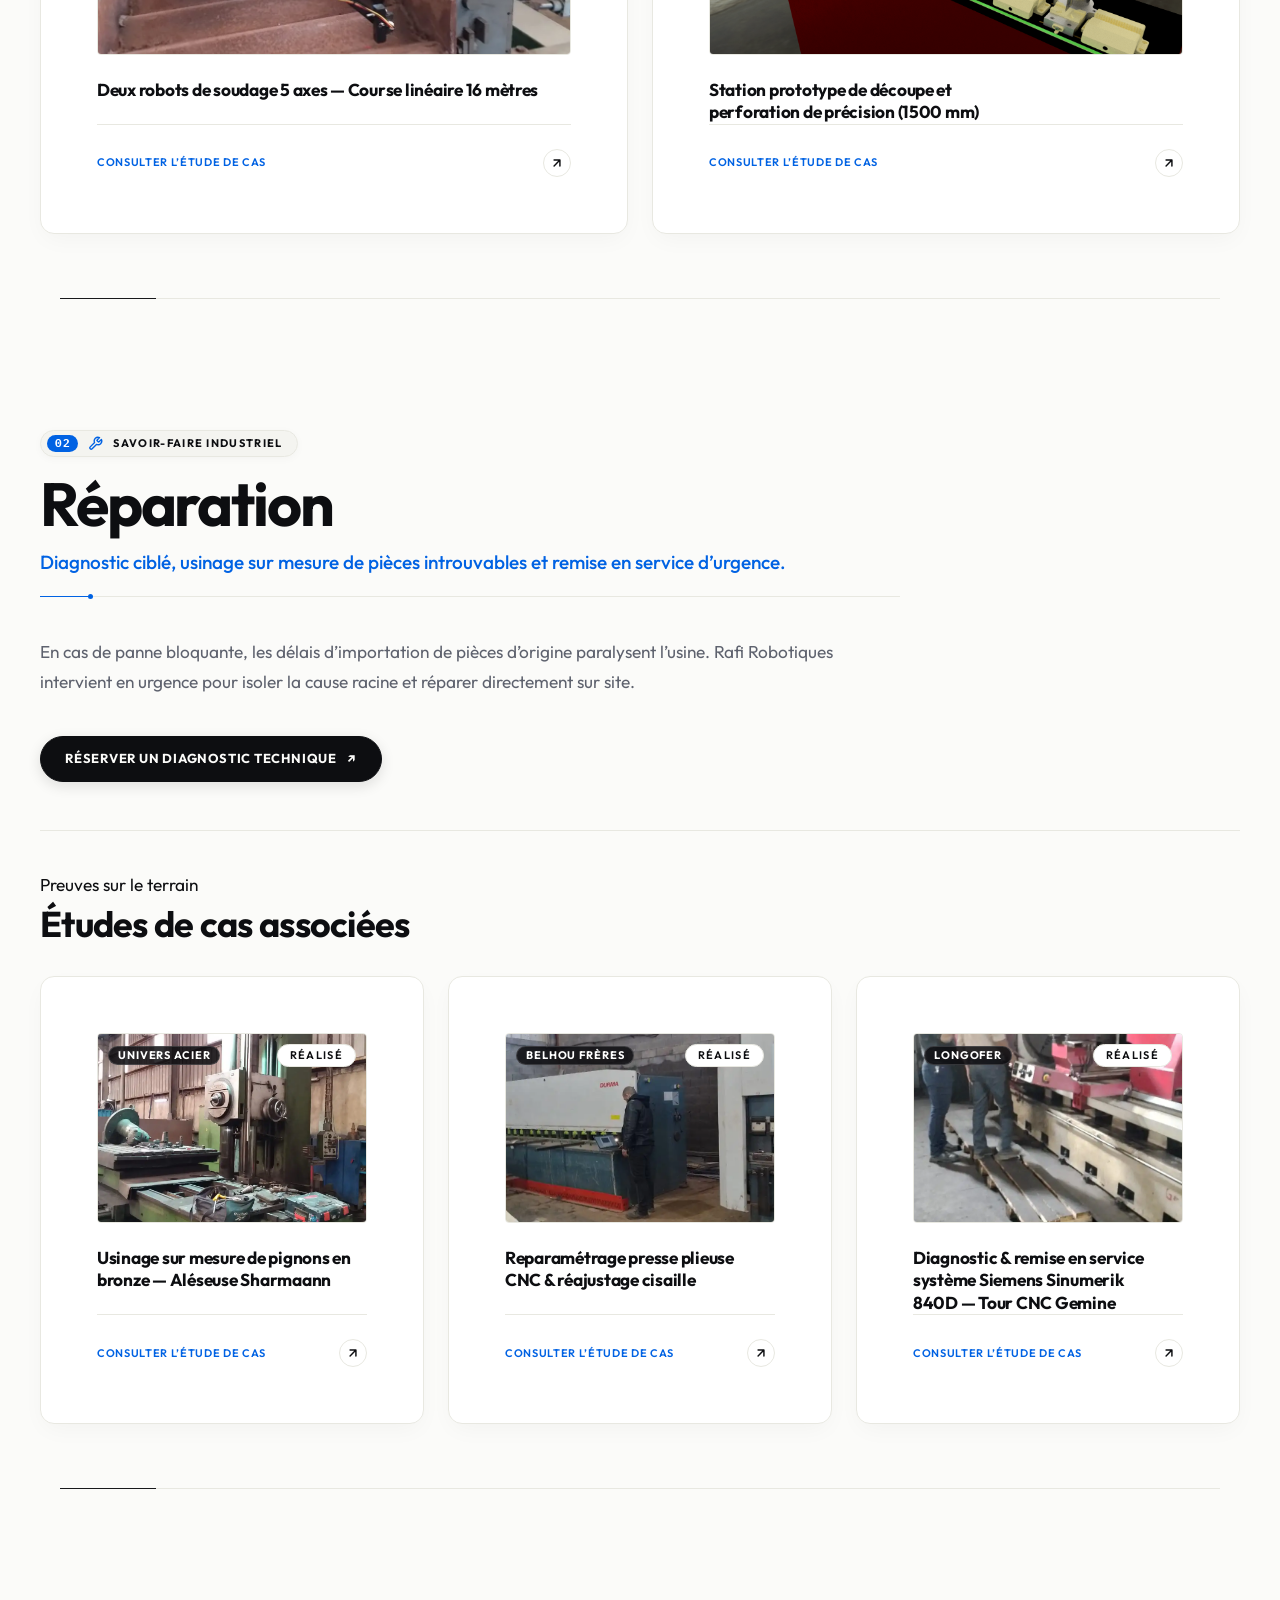
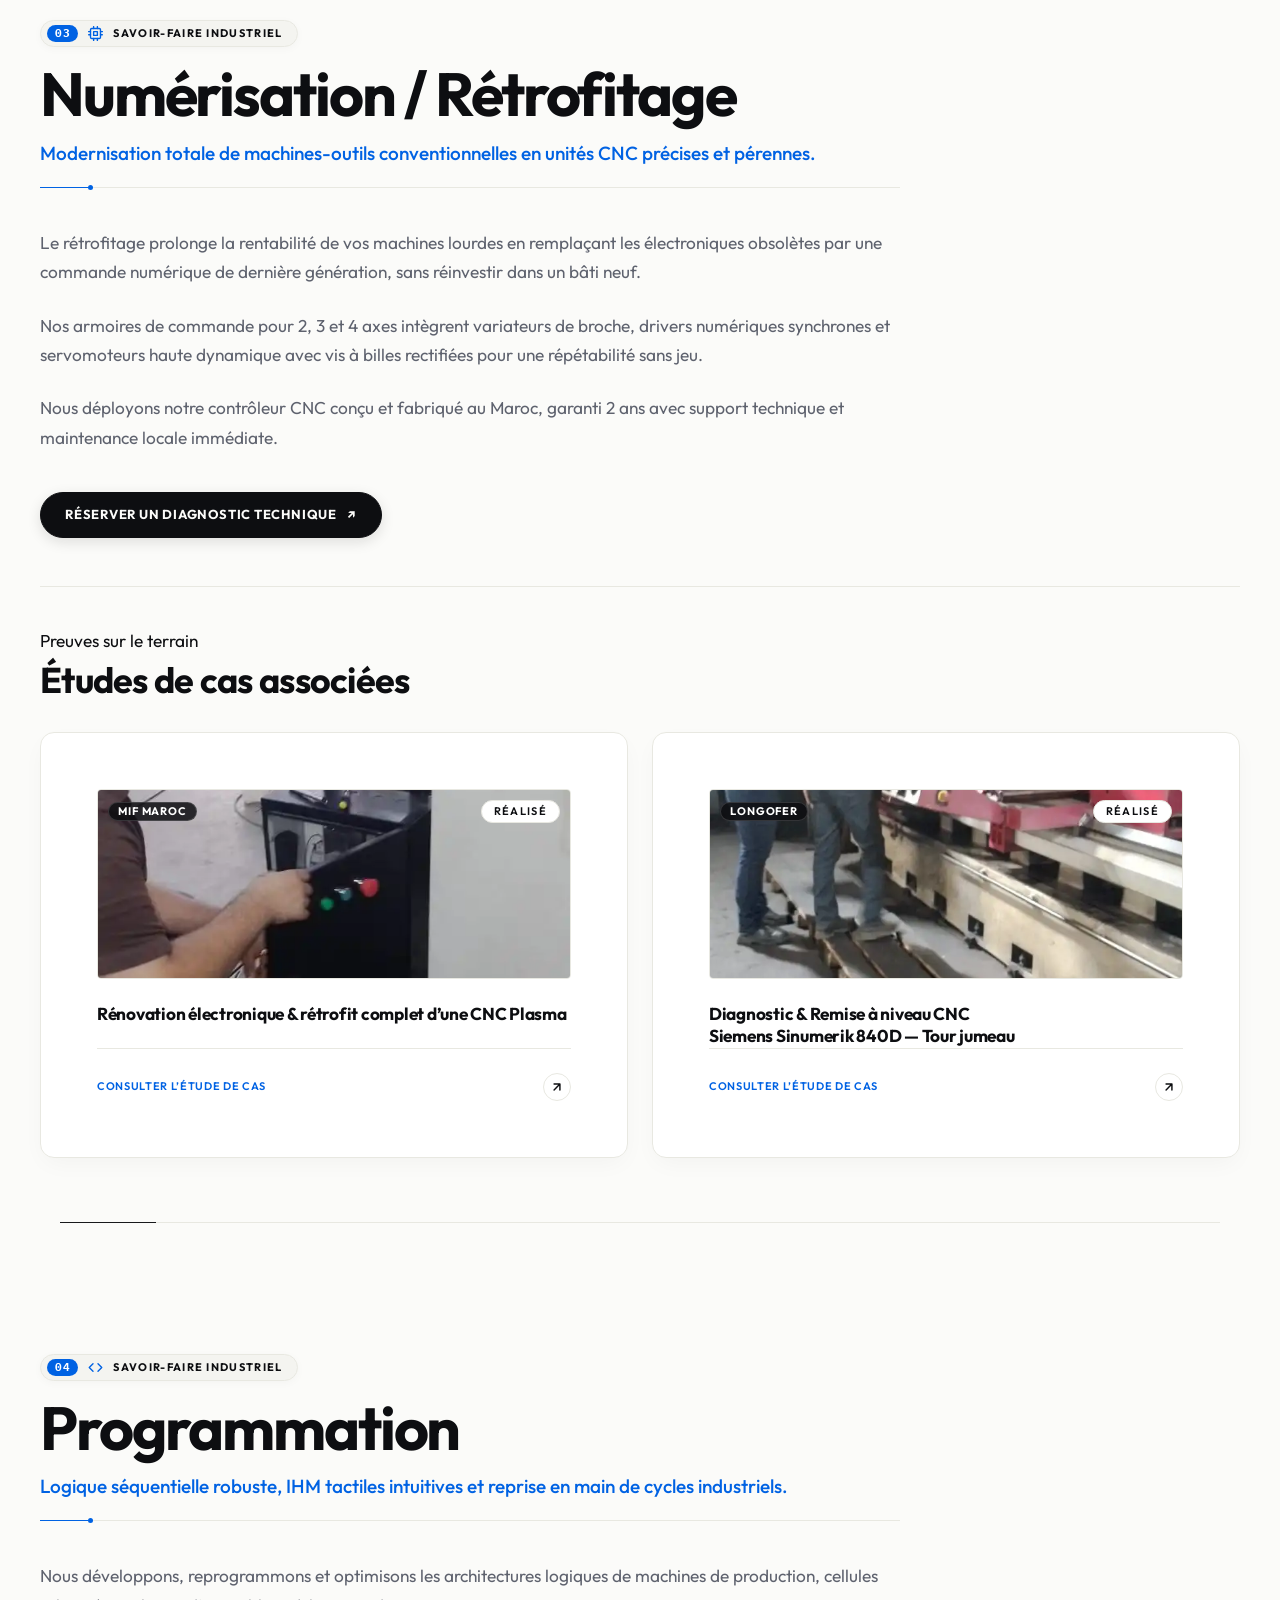
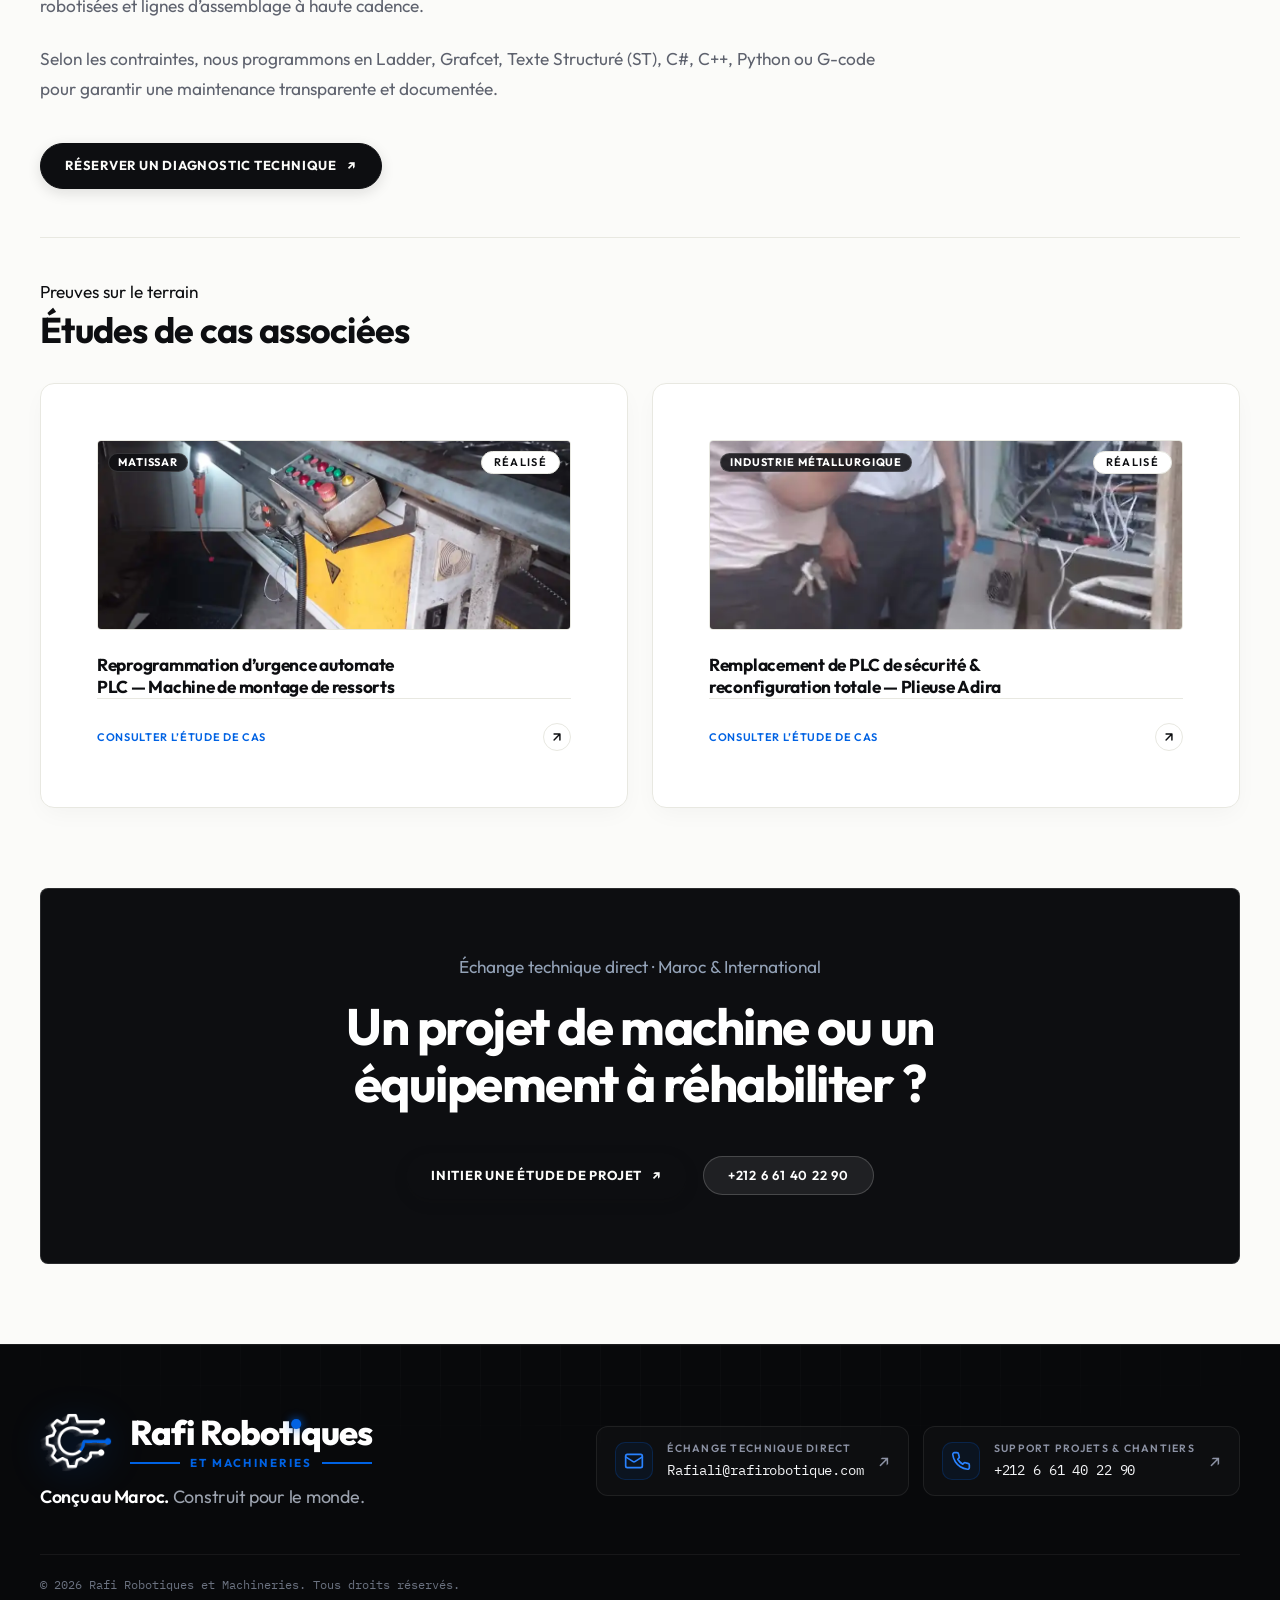
<file: services/index.html>
<!DOCTYPE html><html lang="fr"><head><meta charset="UTF-8"><meta name="viewport" content="width=device-width"><link rel="icon" href="data:,"><link rel="preconnect" href="https://fonts.googleapis.com"><link rel="preconnect" href="https://fonts.gstatic.com" crossorigin><link href="https://fonts.googleapis.com/css2?family=Outfit:wght@300;400;500;600;700;800;900&family=Inter:wght@300;400;500;600;700&family=IBM+Plex+Mono:wght@400;500;600&display=swap" rel="stylesheet"><title>Services &amp; Savoir-Faire | Rafi Robotique et Machineries — Ingénierie Industrielle, Casablanca</title><meta name="description" content="Conception de machines spéciales, rétrofitage CNC, programmation d’automates PLC et réparation mécanique lourde à Casablanca, Maroc. À Casablanca, l’équipe"><link rel="canonical" href="https://rafirobotique.com/services/">
  <link rel="alternate" hreflang="fr" href="https://rafirobotique.com/services/">
  <link rel="alternate" hreflang="fr-MA" href="https://rafirobotique.com/services/">
  <link rel="alternate" hreflang="en" href="https://rafirobotique.com/en/services/">
  <link rel="alternate" hreflang="x-default" href="https://rafirobotique.com/services/"><meta name="geo.region" content="MA-06"><meta name="geo.placename" content="Casablanca"><meta property="og:type" content="website"><meta property="og:site_name" content="Rafi Robotique et Machineries"><meta property="og:locale" content="fr_MA"><meta property="og:title" content="Services &amp; Savoir-Faire | Rafi Robotique et Machineries — Ingénierie Industrielle, Casablanca"><meta property="og:description" content="Conception de machines spéciales, rétrofitage CNC, programmation d’automates PLC et réparation mécanique lourde à Casablanca, Maroc. À Casablanca, l’équipe"><meta property="og:url" content="https://rafirobotique.com/services/"><meta property="og:image" content="https://rafirobotique.com/assets/images/logo/rafi-mark-static.png"><meta name="twitter:card" content="summary_large_image"><meta name="twitter:title" content="Services &amp; Savoir-Faire | Rafi Robotique et Machineries — Ingénierie Industrielle, Casablanca"><meta name="twitter:description" content="Conception de machines spéciales, rétrofitage CNC, programmation d’automates PLC et réparation mécanique lourde à Casablanca, Maroc. À Casablanca, l’équipe"><meta name="twitter:image" content="https://rafirobotique.com/assets/images/logo/rafi-mark-static.png"><link rel="stylesheet" href="./style.css">
        <meta name="robots" content="index,follow,max-image-preview:large,max-snippet:-1,max-video-preview:-1">
  <meta property="og:locale:alternate" content="en_US">
  <meta property="og:image:alt" content="Rafi Robotique et Machineries — ingénierie industrielle">
  <meta name="twitter:image:alt" content="Rafi Robotique et Machineries — ingénierie industrielle">
  <script type="application/ld+json">
{
  "@context": "https://schema.org",
  "@graph": [
    {
      "@type": "Organization",
      "@id": "https://rafirobotique.com/#organization",
      "name": "Rafi Robotiques et Machineries",
      "alternateName": "RAFI Robotics & Machinery",
      "url": "https://rafirobotique.com/",
      "logo": "https://rafirobotique.com/assets/images/logo/rafi-mark-static.png",
      "email": "Rafiali@rafirobotique.com",
      "telephone": "+212 6 61 40 22 90",
      "description": "Rafi Robotiques et Machineries conçoit et fabrique des machines industrielles sur mesure, modernise des machines-outils par rétrofitage CNC, programme des automates Siemens et réalise le diagnostic et la réparation de machines industrielles à Casablanca, au Maroc.",
      "address": {
        "@type": "PostalAddress",
        "addressLocality": "Casablanca",
        "addressRegion": "Casablanca-Settat",
        "addressCountry": "MA"
      },
      "areaServed": {
        "@type": "Country",
        "name": "Morocco"
      },
      "knowsAbout": [
        "Conception et fabrication de machines industrielles sur mesure",
        "Rétrofitage et modernisation de machines-outils CNC",
        "Diagnostic et réparation de machines industrielles",
        "Programmation d’automates Siemens",
        "Systèmes robotisés de soudage et d’assemblage"
      ]
    },
    {
      "@type": "WebSite",
      "@id": "https://rafirobotique.com/#website",
      "url": "https://rafirobotique.com/",
      "name": "Rafi Robotiques et Machineries",
      "alternateName": "RAFI Robotics & Machinery",
      "inLanguage": [
        "fr-MA",
        "en"
      ],
      "publisher": {
        "@id": "https://rafirobotique.com/#organization"
      }
    },
    {
      "@type": "BreadcrumbList",
      "itemListElement": [
        {
          "@type": "ListItem",
          "position": 1,
          "name": "Accueil",
          "item": "https://rafirobotique.com/"
        },
        {
          "@type": "ListItem",
          "position": 2,
          "name": "Services & Savoir-Faire",
          "item": "https://rafirobotique.com/services/"
        }
      ]
    },
    {
      "@type": "WebPage",
      "@id": "https://rafirobotique.com/services/#webpage",
      "url": "https://rafirobotique.com/services/",
      "name": "Services & Savoir-Faire | Rafi Robotique et Machineries — Ingénierie Industrielle, Casablanca",
      "inLanguage": "fr-MA",
      "isPartOf": {
        "@id": "https://rafirobotique.com/#website"
      },
      "about": {
        "@id": "https://rafirobotique.com/#organization"
      }
    },
    {
      "@type": "Service",
      "@id": "https://rafirobotique.com/services/#service",
      "name": "Ingénierie industrielle et automatisation",
      "description": "Conception et fabrication de machines industrielles sur mesure, rétrofitage CNC, programmation d’automates Siemens, diagnostic et réparation de machines industrielles à Casablanca, au Maroc.",
      "serviceType": [
        "Conception et fabrication de machines industrielles",
        "Rétrofitage CNC",
        "Programmation d’automates Siemens",
        "Diagnostic et réparation de machines industrielles"
      ],
      "provider": {
        "@id": "https://rafirobotique.com/#organization"
      },
      "areaServed": {
        "@type": "Country",
        "name": "Morocco"
      },
      "url": "https://rafirobotique.com/services/"
    }
  ]
}
  </script>
</head><body><!-- THESIS: A technical design system for industrial precision, refusing the generic SaaS dashboard. OWN-WORLD: paper surfaces, cool path lines, compact mono data, and ember action points. STORY: visitors should read the system as dependable, precise, and ready for real implementation. FIRST VIEWPORT: wordmark and locale at top, a proof-led offer below, primary contact action in the hero. FORM: brand landing page, position 1, brief-pinned direction. FINISH: unreviewed and undocumented is unfinished; this build ends with the finish review, the verdict, and DESIGN.md --><a class="skip-link" href="#main-content">Aller au contenu</a><header class="site-header" id="site-header" data-astro-cid-isef26zo><div class="header-inner container" data-astro-cid-isef26zo><a class="logo-mark" href="../" aria-label="Rafi Robotiques et Machineries"><div class="logo-icon logo-icon--gear" aria-hidden="true"><img src="../assets/images/logo/rafi-pignon.png" alt="" width="44" height="36" class="logo-pignon-img"></div><div class="logo-text"><div class="logo-title-wrap"><span class="logo-brand-title">Rafi Robot<span class="logo-blue-i"><span class="logo-i-dot"></span><span class="logo-i-stem">ı</span></span>ques</span></div><div class="logo-brand-sub"><span class="logo-sub-line" aria-hidden="true"></span><span class="logo-sub-tag">ET MACHINERIES</span><span class="logo-sub-line" aria-hidden="true"></span></div></div></a><nav class="desktop-nav" aria-label="Navigation principale" data-astro-cid-isef26zo><a href="../services/" class="nav-link is-active" aria-current="page" data-astro-cid-isef26zo>Services</a><a href="../realisations/" class="nav-link" data-astro-cid-isef26zo>Réalisations</a><a href="../contact/" class="nav-link nav-link--contact" data-astro-cid-isef26zo>Contact</a></nav><div class="header-actions" data-astro-cid-isef26zo><nav class="locale" aria-label="Language" data-astro-cid-nufymefk><a href="../services/" aria-label="Français" aria-current="page" data-astro-cid-nufymefk>FR</a><span aria-hidden="true" data-astro-cid-nufymefk>/</span><a href="../en/services/" aria-label="English" data-astro-cid-nufymefk>EN</a></nav>        <button class="menu-toggle" type="button" aria-controls="mobile-nav" aria-expanded="false" aria-label="Menu principal">
          <span></span>
          <span></span>
          <span></span>
          <b class="sr-only">Ouvrir le menu</b>
        </button>
      </div>
    </div>
  </header>

  <!-- MOBILE NAVIGATION DRAWER & BACKDROP -->
  <div class="mobile-nav-backdrop" id="mobile-nav-backdrop" aria-hidden="true"></div>
  <nav class="mobile-nav" id="mobile-nav" aria-label="Menu mobile" aria-hidden="true">
    <div class="mobile-nav__links">
      <a href="../" class="mobile-nav__item" aria-label="Accueil">
        <span class="mobile-nav__index">01</span>
        <span class="mobile-nav__title">Accueil</span>
        <span class="mobile-nav__arrow" aria-hidden="true">→</span>
      </a>

      <a href="../services/" class="mobile-nav__item is-active" aria-current="page" aria-label="Services">
        <span class="mobile-nav__index">02</span>
        <span class="mobile-nav__title">Services</span>
        <span class="mobile-nav__arrow" aria-hidden="true">→</span>
      </a>

      <a href="../realisations/" class="mobile-nav__item" aria-label="Réalisations">
        <span class="mobile-nav__index">03</span>
        <span class="mobile-nav__title">Réalisations</span>
        <span class="mobile-nav__arrow" aria-hidden="true">→</span>
      </a>
    </div>

    <!-- PRIMARY ACTION CTA: CONTACT US -->
    <a href="../contact/" class="mobile-nav__cta" aria-label="Contact Us">
      <span class="mobile-nav__cta-title">
        Contact Us
        <svg width="18" height="18" viewBox="0 0 24 24" fill="none" stroke="currentColor" stroke-width="2.5" stroke-linecap="round" stroke-linejoin="round" aria-hidden="true">
          <path d="M7 17L17 7M17 7H7M17 7V17"/>
        </svg>
      </span>
    </a>

    <!-- QUICK TECHNICAL HOTLINE STRIP -->
    <div class="mobile-nav__hotline">
      <a href="tel:+212661402290" class="mobile-nav__hotline-link" aria-label="Téléphone direct atelier">
        <span class="mobile-nav__hotline-icon" aria-hidden="true">
          <svg width="14" height="14" viewBox="0 0 24 24" fill="none" stroke="currentColor" stroke-width="2" stroke-linecap="round" stroke-linejoin="round"><path d="M22 16.92v3a2 2 0 0 1-2.18 2 19.79 19.79 0 0 1-8.63-3.07 19.5 19.5 0 0 1-6-6 19.79 19.79 0 0 1-3.07-8.67A2 2 0 0 1 4.11 2h3a2 2 0 0 1 2 1.72 12.84 12.84 0 0 0 .7 2.81 2 2 0 0 1-.45 2.11L8.09 9.91a16 16 0 0 0 6 6l1.27-1.27a2 2 0 0 1 2.11-.45 12.84 12.84 0 0 0 2.81.7A2 2 0 0 1 22 16.92z"/></svg>
        </span>
        <span class="mobile-nav__hotline-val">+212 6 61 40 22 90</span>
      </a>
      <a href="mailto:Rafiali@rafirobotique.com" class="mobile-nav__hotline-link" aria-label="Email technique atelier">
        <span class="mobile-nav__hotline-icon" aria-hidden="true">
          <svg width="14" height="14" viewBox="0 0 24 24" fill="none" stroke="currentColor" stroke-width="2" stroke-linecap="round" stroke-linejoin="round"><rect width="20" height="16" x="2" y="4" rx="2"/><path d="m22 7-8.97 5.7a1.94 1.94 0 0 1-2.06 0L2 7"/></svg>
        </span>
        <span class="mobile-nav__hotline-val">Rafiali@rafirobotique.com</span>
      </a>
    </div>
  </nav>

  <script>
    const header = document.querySelector('#site-header');
    const menu = document.querySelector('.menu-toggle');
    const nav = document.querySelector('#mobile-nav');
    const backdrop = document.querySelector('#mobile-nav-backdrop');

    function toggleMenu(forceOpen) {
      const currentOpen = menu?.getAttribute('aria-expanded') === 'true';
      const open = forceOpen !== undefined ? forceOpen : !currentOpen;
      menu?.setAttribute('aria-expanded', String(open));
      nav?.classList.toggle('is-open', open);
      nav?.setAttribute('aria-hidden', String(!open));
      backdrop?.classList.toggle('is-open', open);
      backdrop?.setAttribute('aria-hidden', String(!open));
      document.body.classList.toggle('menu-open', open);
    }

    menu?.addEventListener('click', () => toggleMenu());
    backdrop?.addEventListener('click', () => toggleMenu(false));
    document.addEventListener('keydown', (e) => {
      if (e.key === 'Escape' && menu?.getAttribute('aria-expanded') === 'true') {
        toggleMenu(false);
      }
    });

    nav?.querySelectorAll('a').forEach(link => {
      link.addEventListener('click', () => toggleMenu(false));
    });

    window.addEventListener('scroll', () => header?.classList.toggle('is-scrolled', window.scrollY > 12), { passive: true });
  </script><main id="main-content"><!-- Master Hero Section --><section class="master-hero" data-astro-cid-jexbydrc><div class="container" data-astro-cid-jexbydrc><p class="section-kicker" data-astro-cid-jexbydrc>Pôles d’ingénierie intégrés</p><h1 data-astro-cid-jexbydrc>Quatre savoir-faire industriels. Une réponse complète pour l’atelier.</h1><p class="hero-desc" data-astro-cid-jexbydrc>De la conception sur mesure de machines spéciales au rétrofitage CNC lourd, en passant par la reprogrammation d’automates et la réparation mécanique d’urgence — découvrez tous nos savoir-faire réunis sur cette page.</p><!-- Interactive Navigation Pills --><nav class="sticky-nav-pills" aria-label="Navigation des services" data-astro-cid-jexbydrc><a href="#conception" class="nav-pill-btn" data-astro-cid-jexbydrc><span data-astro-cid-jexbydrc>1. Conception</span></a><a href="#reparation" class="nav-pill-btn" data-astro-cid-jexbydrc><span data-astro-cid-jexbydrc>2. Réparation</span></a><a href="#numerisation-retrofitage" class="nav-pill-btn" data-astro-cid-jexbydrc><span data-astro-cid-jexbydrc>3. Numérisation / Rétrofitage</span></a><a href="#programmation" class="nav-pill-btn" data-astro-cid-jexbydrc><span data-astro-cid-jexbydrc>4. Programmation</span></a></nav></div></section><!-- Deep-Dive Services Content (All 4 Services on Same Page) --><main class="master-services-list" data-astro-cid-jexbydrc><div class="container" data-astro-cid-jexbydrc><section id="conception" class="service-block" data-astro-cid-jexbydrc><span id="conception-fabrication"></span><header class="service-header-elite" data-astro-cid-jexbydrc>
  <div class="service-eyebrow" data-astro-cid-jexbydrc>
    <div class="service-tag-badge" data-astro-cid-jexbydrc>
      <span class="service-tag-badge__num" data-astro-cid-jexbydrc>01</span>
      <span class="service-tag-badge__icon" data-astro-cid-jexbydrc aria-hidden="true">
        <svg width="15" height="15" viewBox="0 0 24 24" fill="none" stroke="currentColor" stroke-width="2.2" stroke-linecap="round" stroke-linejoin="round" data-astro-cid-jexbydrc>
          <circle cx="12" cy="12" r="3"></circle>
          <path d="M19.4 15a1.65 1.65 0 0 0 .33 1.82l.06.06a2 2 0 0 1 0 2.83 2 2 0 0 1-2.83 0l-.06-.06a1.65 1.65 0 0 0-1.82-.33 1.65 1.65 0 0 0-1 1.51V21a2 2 0 0 1-2 2 2 2 0 0 1-2-2v-.09A1.65 1.65 0 0 0 9 19.4a1.65 1.65 0 0 0-1.82.33l-.06.06a2 2 0 0 1-2.83 0 2 2 0 0 1 0-2.83l.06-.06a1.65 1.65 0 0 0 .33-1.82 1.65 1.65 0 0 0-1.51-1H3a2 2 0 0 1-2-2 2 2 0 0 1 2-2h.09A1.65 1.65 0 0 0 4.6 9a1.65 1.65 0 0 0-.33-1.82l-.06-.06a2 2 0 0 1 0-2.83 2 2 0 0 1 2.83 0l.06.06a1.65 1.65 0 0 0 1.82.33H9a1.65 1.65 0 0 0 1-1.51V3a2 2 0 0 1 2-2 2 2 0 0 1 2 2v.09a1.65 1.65 0 0 0 1 1.51 1.65 1.65 0 0 0 1.82-.33l.06-.06a2 2 0 0 1 2.83 0 2 2 0 0 1 0 2.83l-.06.06a1.65 1.65 0 0 0-.33 1.82V9a1.65 1.65 0 0 0 1.51 1H21a2 2 0 0 1 2 2 2 2 0 0 1-2 2h-.09a1.65 1.65 0 0 0-1.51 1z"></path>
        </svg>
      </span>
      <span class="service-tag-badge__label" data-astro-cid-jexbydrc>Savoir-Faire Industriel</span>
    </div>
  </div>
  <h2 class="service-display-title" data-astro-cid-jexbydrc>Conception</h2>
  <p class="service-display-subtitle" data-astro-cid-jexbydrc>De la première étude CAO 3D paramétrique jusqu’à la mise en service clé en main dans votre usine.</p>
  <div class="service-ruler-datum" data-astro-cid-jexbydrc aria-hidden="true"></div>
</header><div class="service-block__content-grid" data-astro-cid-jexbydrc><!-- Text Body & Description --><div class="service-description" data-astro-cid-jexbydrc><p data-astro-cid-jexbydrc>Depuis 2008, Rafi Robotiques et Machineries conçoit et fabrique des machines spéciales sur mesure pour répondre aux contraintes dimensionnelles, cinématiques et cadences de chaque atelier.</p><p data-astro-cid-jexbydrc>Notre bureau d’études modélise l’ensemble sous Autodesk Inventor avec simulations complètes d’efforts et de contraintes mécaniques avant tout lancement en fabrication.</p><div class="service-action-inline" data-astro-cid-jexbydrc><a class="button button--primary" href="../contact/" data-astro-cid-j6ocf6pu>Réserver un diagnostic technique<span aria-hidden="true" data-astro-cid-j6ocf6pu>↗</span></a></div></div></div><!-- Linked Realisations Case Studies Section --><div class="service-proof-section" data-astro-cid-jexbydrc><div class="proof-head" data-astro-cid-jexbydrc><p class="section-kicker" data-astro-cid-jexbydrc>Preuves sur le terrain</p><h3 data-astro-cid-jexbydrc>Études de cas associées</h3></div><div class="proof-grid" data-astro-cid-jexbydrc><article class="glow-card glow-card--default proof-card" data-astro-cid-mtdwne6d><div class="glow-card__spotlight" aria-hidden="true" data-astro-cid-mtdwne6d></div><div class="glow-card__content" data-astro-cid-mtdwne6d><a href="../realisations/#armasteel-robot-soudage" class="proof-card-link" data-astro-cid-jexbydrc><div class="proof-media" data-astro-cid-jexbydrc><img src="../assets/images/realisations/armasteel-robot-soudage/testing-1.webp" alt="Deux robots de soudage 5 axes — Course linéaire 16 mètres" class="proof-img" loading="lazy" data-astro-cid-jexbydrc><div class="proof-badges" data-astro-cid-jexbydrc><span class="client-pill" data-astro-cid-jexbydrc>Armasteel</span><span class="badge badge--neutral" data-astro-cid-gysip5ha>Réalisé</span></div></div><div class="proof-body" data-astro-cid-jexbydrc><h4 data-astro-cid-jexbydrc>Deux robots de soudage 5 axes — Course linéaire 16 mètres</h4></div><div class="proof-footer" data-astro-cid-jexbydrc><span class="view-link-text" data-astro-cid-jexbydrc>Consulter l’étude de cas</span><span class="arrow-circle" aria-hidden="true" data-astro-cid-jexbydrc><svg xmlns="http://www.w3.org/2000/svg" width="14" height="14" viewBox="0 0 24 24" fill="none" stroke="currentColor" stroke-width="2.5" stroke-linecap="round" stroke-linejoin="round" data-astro-cid-jexbydrc><path d="M7 17L17 7M17 7H7M17 7V17" data-astro-cid-jexbydrc></path></svg></span></div></a></div></article><script type="module">typeof window<`u`&&document.querySelectorAll(`.glow-card, .footer-contact-capsule`).forEach(e=>{e.addEventListener(`mousemove`,t=>{let n=e.getBoundingClientRect(),r=t.clientX-n.left,i=t.clientY-n.top;e.style.setProperty(`--mouse-x`,`${r}px`),e.style.setProperty(`--mouse-y`,`${i}px`)})});</script><article class="glow-card glow-card--default proof-card" data-astro-cid-mtdwne6d><div class="glow-card__spotlight" aria-hidden="true" data-astro-cid-mtdwne6d></div><div class="glow-card__content" data-astro-cid-mtdwne6d><a href="../realisations/#ilpea-galvarplast-poste-prototype" class="proof-card-link" data-astro-cid-jexbydrc><div class="proof-media" data-astro-cid-jexbydrc><img src="../assets/images/realisations/ilpea-galvarplast-poste-prototype/prototype-cad-v2.png" alt="Station prototype de découpe et perforation de précision (1500 mm)" class="proof-img" loading="lazy" data-astro-cid-jexbydrc><div class="proof-badges" data-astro-cid-jexbydrc><span class="client-pill" data-astro-cid-jexbydrc>Ilpea Galvarplast</span><span class="badge badge--active" data-astro-cid-gysip5ha>En cours</span></div></div><div class="proof-body" data-astro-cid-jexbydrc><h4 data-astro-cid-jexbydrc>Station prototype de découpe et perforation de précision (1500 mm)</h4></div><div class="proof-footer" data-astro-cid-jexbydrc><span class="view-link-text" data-astro-cid-jexbydrc>Consulter l’étude de cas</span><span class="arrow-circle" aria-hidden="true" data-astro-cid-jexbydrc><svg xmlns="http://www.w3.org/2000/svg" width="14" height="14" viewBox="0 0 24 24" fill="none" stroke="currentColor" stroke-width="2.5" stroke-linecap="round" stroke-linejoin="round" data-astro-cid-jexbydrc><path d="M7 17L17 7M17 7H7M17 7V17" data-astro-cid-jexbydrc></path></svg></span></div></a></div></article></div></div><div class="toolpath" aria-hidden="true" data-astro-cid-74kknngm><span data-astro-cid-74kknngm></span></div></section><section id="reparation" class="service-block" data-astro-cid-jexbydrc><header class="service-header-elite" data-astro-cid-jexbydrc>
  <div class="service-eyebrow" data-astro-cid-jexbydrc>
    <div class="service-tag-badge" data-astro-cid-jexbydrc>
      <span class="service-tag-badge__num" data-astro-cid-jexbydrc>02</span>
      <span class="service-tag-badge__icon" data-astro-cid-jexbydrc aria-hidden="true">
        <svg width="15" height="15" viewBox="0 0 24 24" fill="none" stroke="currentColor" stroke-width="2.2" stroke-linecap="round" stroke-linejoin="round" data-astro-cid-jexbydrc>
          <path d="M14.7 6.3a1 1 0 0 0 0 1.4l1.6 1.6a1 1 0 0 0 1.4 0l3.77-3.77a6 6 0 0 1-7.94 7.94l-6.91 6.91a2.12 2.12 0 0 1-3-3l6.91-6.91a6 6 0 0 1 7.94-7.94l-3.76 3.76z"></path>
        </svg>
      </span>
      <span class="service-tag-badge__label" data-astro-cid-jexbydrc>Savoir-Faire Industriel</span>
    </div>
  </div>
  <h2 class="service-display-title" data-astro-cid-jexbydrc>Réparation</h2>
  <p class="service-display-subtitle" data-astro-cid-jexbydrc>Diagnostic ciblé, usinage sur mesure de pièces introuvables et remise en service d’urgence.</p>
  <div class="service-ruler-datum" data-astro-cid-jexbydrc aria-hidden="true"></div>
</header><div class="service-block__content-grid" data-astro-cid-jexbydrc><!-- Text Body & Description --><div class="service-description" data-astro-cid-jexbydrc><p data-astro-cid-jexbydrc>En cas de panne bloquante, les délais d’importation de pièces d’origine paralysent l’usine. Rafi Robotiques intervient en urgence pour isoler la cause racine et réparer directement sur site.</p><div class="service-action-inline" data-astro-cid-jexbydrc><a class="button button--primary" href="../contact/" data-astro-cid-j6ocf6pu>Réserver un diagnostic technique<span aria-hidden="true" data-astro-cid-j6ocf6pu>↗</span></a></div></div></div><!-- Linked Realisations Case Studies Section --><div class="service-proof-section" data-astro-cid-jexbydrc><div class="proof-head" data-astro-cid-jexbydrc><p class="section-kicker" data-astro-cid-jexbydrc>Preuves sur le terrain</p><h3 data-astro-cid-jexbydrc>Études de cas associées</h3></div><div class="proof-grid" data-astro-cid-jexbydrc><article class="glow-card glow-card--default proof-card" data-astro-cid-mtdwne6d><div class="glow-card__spotlight" aria-hidden="true" data-astro-cid-mtdwne6d></div><div class="glow-card__content" data-astro-cid-mtdwne6d><a href="../realisations/#sharmaann-alesuse-univers-acier" class="proof-card-link" data-astro-cid-jexbydrc><div class="proof-media" data-astro-cid-jexbydrc><img src="../assets/images/realisations/sharmaann-alesuse-univers-acier/reparation-1.webp" alt="Usinage sur mesure de pignons en bronze — Aléseuse Sharmaann" class="proof-img" loading="lazy" data-astro-cid-jexbydrc><div class="proof-badges" data-astro-cid-jexbydrc><span class="client-pill" data-astro-cid-jexbydrc>Univers Acier</span><span class="badge badge--neutral" data-astro-cid-gysip5ha>Réalisé</span></div></div><div class="proof-body" data-astro-cid-jexbydrc><h4 data-astro-cid-jexbydrc>Usinage sur mesure de pignons en bronze — Aléseuse Sharmaann</h4></div><div class="proof-footer" data-astro-cid-jexbydrc><span class="view-link-text" data-astro-cid-jexbydrc>Consulter l’étude de cas</span><span class="arrow-circle" aria-hidden="true" data-astro-cid-jexbydrc><svg xmlns="http://www.w3.org/2000/svg" width="14" height="14" viewBox="0 0 24 24" fill="none" stroke="currentColor" stroke-width="2.5" stroke-linecap="round" stroke-linejoin="round" data-astro-cid-jexbydrc><path d="M7 17L17 7M17 7H7M17 7V17" data-astro-cid-jexbydrc></path></svg></span></div></a></div></article><article class="glow-card glow-card--default proof-card" data-astro-cid-mtdwne6d><div class="glow-card__spotlight" aria-hidden="true" data-astro-cid-mtdwne6d></div><div class="glow-card__content" data-astro-cid-mtdwne6d><a href="../realisations/#belhou-freres-presse-plieuse" class="proof-card-link" data-astro-cid-jexbydrc><div class="proof-media" data-astro-cid-jexbydrc><img src="../assets/images/realisations/belhou-freres-presse-plieuse/reparametrage.webp" alt="Reparamétrage presse plieuse CNC &amp; réajustage cisaille" class="proof-img" loading="lazy" data-astro-cid-jexbydrc><div class="proof-badges" data-astro-cid-jexbydrc><span class="client-pill" data-astro-cid-jexbydrc>Belhou Frères</span><span class="badge badge--neutral" data-astro-cid-gysip5ha>Réalisé</span></div></div><div class="proof-body" data-astro-cid-jexbydrc><h4 data-astro-cid-jexbydrc>Reparamétrage presse plieuse CNC &amp; réajustage cisaille</h4></div><div class="proof-footer" data-astro-cid-jexbydrc><span class="view-link-text" data-astro-cid-jexbydrc>Consulter l’étude de cas</span><span class="arrow-circle" aria-hidden="true" data-astro-cid-jexbydrc><svg xmlns="http://www.w3.org/2000/svg" width="14" height="14" viewBox="0 0 24 24" fill="none" stroke="currentColor" stroke-width="2.5" stroke-linecap="round" stroke-linejoin="round" data-astro-cid-jexbydrc><path d="M7 17L17 7M17 7H7M17 7V17" data-astro-cid-jexbydrc></path></svg></span></div></a></div></article><article class="glow-card glow-card--default proof-card" data-astro-cid-mtdwne6d><div class="glow-card__spotlight" aria-hidden="true" data-astro-cid-mtdwne6d></div><div class="glow-card__content" data-astro-cid-mtdwne6d><a href="../realisations/#longofer-cnc-tournage-gemine" class="proof-card-link" data-astro-cid-jexbydrc><div class="proof-media" data-astro-cid-jexbydrc><img src="../assets/images/realisations/longofer-cnc-tournage-gemine/diagnostics-1.webp" alt="Diagnostic &amp; remise en service système Siemens Sinumerik 840D — Tour CNC Gemine" class="proof-img" loading="lazy" data-astro-cid-jexbydrc><div class="proof-badges" data-astro-cid-jexbydrc><span class="client-pill" data-astro-cid-jexbydrc>Longofer</span><span class="badge badge--neutral" data-astro-cid-gysip5ha>Réalisé</span></div></div><div class="proof-body" data-astro-cid-jexbydrc><h4 data-astro-cid-jexbydrc>Diagnostic &amp; remise en service système Siemens Sinumerik 840D — Tour CNC Gemine</h4></div><div class="proof-footer" data-astro-cid-jexbydrc><span class="view-link-text" data-astro-cid-jexbydrc>Consulter l’étude de cas</span><span class="arrow-circle" aria-hidden="true" data-astro-cid-jexbydrc><svg xmlns="http://www.w3.org/2000/svg" width="14" height="14" viewBox="0 0 24 24" fill="none" stroke="currentColor" stroke-width="2.5" stroke-linecap="round" stroke-linejoin="round" data-astro-cid-jexbydrc><path d="M7 17L17 7M17 7H7M17 7V17" data-astro-cid-jexbydrc></path></svg></span></div></a></div></article></div></div></section><div class="toolpath" aria-hidden="true" data-astro-cid-74kknngm><span data-astro-cid-74kknngm></span></div><section id="numerisation-retrofitage" class="service-block" data-astro-cid-jexbydrc><header class="service-header-elite" data-astro-cid-jexbydrc>
  <div class="service-eyebrow" data-astro-cid-jexbydrc>
    <div class="service-tag-badge" data-astro-cid-jexbydrc>
      <span class="service-tag-badge__num" data-astro-cid-jexbydrc>03</span>
      <span class="service-tag-badge__icon" data-astro-cid-jexbydrc aria-hidden="true">
        <svg width="15" height="15" viewBox="0 0 24 24" fill="none" stroke="currentColor" stroke-width="2.2" stroke-linecap="round" stroke-linejoin="round" data-astro-cid-jexbydrc>
          <rect x="4" y="4" width="16" height="16" rx="2"></rect>
          <rect x="9" y="9" width="6" height="6"></rect>
          <path d="M9 1v3M15 1v3M9 20v3M15 20v3M20 9h3M20 14h3M1 9h3M1 14h3"></path>
        </svg>
      </span>
      <span class="service-tag-badge__label" data-astro-cid-jexbydrc>Savoir-Faire Industriel</span>
    </div>
  </div>
  <h2 class="service-display-title" data-astro-cid-jexbydrc>Numérisation / Rétrofitage</h2>
  <p class="service-display-subtitle" data-astro-cid-jexbydrc>Modernisation totale de machines-outils conventionnelles en unités CNC précises et pérennes.</p>
  <div class="service-ruler-datum" data-astro-cid-jexbydrc aria-hidden="true"></div>
</header><div class="service-block__content-grid" data-astro-cid-jexbydrc><!-- Text Body & Description --><div class="service-description" data-astro-cid-jexbydrc><p data-astro-cid-jexbydrc>Le rétrofitage prolonge la rentabilité de vos machines lourdes en remplaçant les électroniques obsolètes par une commande numérique de dernière génération, sans réinvestir dans un bâti neuf.</p><p data-astro-cid-jexbydrc>Nos armoires de commande pour 2, 3 et 4 axes intègrent variateurs de broche, drivers numériques synchrones et servomoteurs haute dynamique avec vis à billes rectifiées pour une répétabilité sans jeu.</p><p data-astro-cid-jexbydrc>Nous déployons notre contrôleur CNC conçu et fabriqué au Maroc, garanti 2 ans avec support technique et maintenance locale immédiate.</p><div class="service-action-inline" data-astro-cid-jexbydrc><a class="button button--primary" href="../contact/" data-astro-cid-j6ocf6pu>Réserver un diagnostic technique<span aria-hidden="true" data-astro-cid-j6ocf6pu>↗</span></a></div></div></div><!-- Linked Realisations Case Studies Section --><div class="service-proof-section" data-astro-cid-jexbydrc><div class="proof-head" data-astro-cid-jexbydrc><p class="section-kicker" data-astro-cid-jexbydrc>Preuves sur le terrain</p><h3 data-astro-cid-jexbydrc>Études de cas associées</h3></div><div class="proof-grid" data-astro-cid-jexbydrc><article class="glow-card glow-card--default proof-card" data-astro-cid-mtdwne6d><div class="glow-card__spotlight" aria-hidden="true" data-astro-cid-mtdwne6d></div><div class="glow-card__content" data-astro-cid-mtdwne6d><a href="../realisations/#cnc-plasma-mif-maroc" class="proof-card-link" data-astro-cid-jexbydrc><div class="proof-media" data-astro-cid-jexbydrc><img src="../assets/images/realisations/cnc-plasma-mif-maroc/installation-1.webp" alt="Rénovation électronique &amp; rétrofit complet d’une CNC Plasma" class="proof-img" loading="lazy" data-astro-cid-jexbydrc><div class="proof-badges" data-astro-cid-jexbydrc><span class="client-pill" data-astro-cid-jexbydrc>Mif Maroc</span><span class="badge badge--neutral" data-astro-cid-gysip5ha>Réalisé</span></div></div><div class="proof-body" data-astro-cid-jexbydrc><h4 data-astro-cid-jexbydrc>Rénovation électronique &amp; rétrofit complet d’une CNC Plasma</h4></div><div class="proof-footer" data-astro-cid-jexbydrc><span class="view-link-text" data-astro-cid-jexbydrc>Consulter l’étude de cas</span><span class="arrow-circle" aria-hidden="true" data-astro-cid-jexbydrc><svg xmlns="http://www.w3.org/2000/svg" width="14" height="14" viewBox="0 0 24 24" fill="none" stroke="currentColor" stroke-width="2.5" stroke-linecap="round" stroke-linejoin="round" data-astro-cid-jexbydrc><path d="M7 17L17 7M17 7H7M17 7V17" data-astro-cid-jexbydrc></path></svg></span></div></a></div></article><article class="glow-card glow-card--default proof-card" data-astro-cid-mtdwne6d><div class="glow-card__spotlight" aria-hidden="true" data-astro-cid-mtdwne6d></div><div class="glow-card__content" data-astro-cid-mtdwne6d><a href="../realisations/#longofer-cnc-tournage-gemine" class="proof-card-link" data-astro-cid-jexbydrc><div class="proof-media" data-astro-cid-jexbydrc><img src="../assets/images/realisations/longofer-cnc-tournage-gemine/diagnostics-1.webp" alt="Diagnostic &amp; Remise à niveau CNC Siemens Sinumerik 840D — Tour jumeau" class="proof-img" loading="lazy" data-astro-cid-jexbydrc><div class="proof-badges" data-astro-cid-jexbydrc><span class="client-pill" data-astro-cid-jexbydrc>Longofer</span><span class="badge badge--neutral" data-astro-cid-gysip5ha>Réalisé</span></div></div><div class="proof-body" data-astro-cid-jexbydrc><h4 data-astro-cid-jexbydrc>Diagnostic &amp; Remise à niveau CNC Siemens Sinumerik 840D — Tour jumeau</h4></div><div class="proof-footer" data-astro-cid-jexbydrc><span class="view-link-text" data-astro-cid-jexbydrc>Consulter l’étude de cas</span><span class="arrow-circle" aria-hidden="true" data-astro-cid-jexbydrc><svg xmlns="http://www.w3.org/2000/svg" width="14" height="14" viewBox="0 0 24 24" fill="none" stroke="currentColor" stroke-width="2.5" stroke-linecap="round" stroke-linejoin="round" data-astro-cid-jexbydrc><path d="M7 17L17 7M17 7H7M17 7V17" data-astro-cid-jexbydrc></path></svg></span></div></a></div></article></div></div><div class="toolpath" aria-hidden="true" data-astro-cid-74kknngm><span data-astro-cid-74kknngm></span></div></section><section id="programmation" class="service-block" data-astro-cid-jexbydrc><header class="service-header-elite" data-astro-cid-jexbydrc>
  <div class="service-eyebrow" data-astro-cid-jexbydrc>
    <div class="service-tag-badge" data-astro-cid-jexbydrc>
      <span class="service-tag-badge__num" data-astro-cid-jexbydrc>04</span>
      <span class="service-tag-badge__icon" data-astro-cid-jexbydrc aria-hidden="true">
        <svg width="15" height="15" viewBox="0 0 24 24" fill="none" stroke="currentColor" stroke-width="2.2" stroke-linecap="round" stroke-linejoin="round" data-astro-cid-jexbydrc>
          <polyline points="16 18 22 12 16 6"></polyline>
          <polyline points="8 6 2 12 8 18"></polyline>
        </svg>
      </span>
      <span class="service-tag-badge__label" data-astro-cid-jexbydrc>Savoir-Faire Industriel</span>
    </div>
  </div>
  <h2 class="service-display-title" data-astro-cid-jexbydrc>Programmation</h2>
  <p class="service-display-subtitle" data-astro-cid-jexbydrc>Logique séquentielle robuste, IHM tactiles intuitives et reprise en main de cycles industriels.</p>
  <div class="service-ruler-datum" data-astro-cid-jexbydrc aria-hidden="true"></div>
</header><div class="service-block__content-grid" data-astro-cid-jexbydrc><!-- Text Body & Description --><div class="service-description" data-astro-cid-jexbydrc><p data-astro-cid-jexbydrc>Nous développons, reprogrammons et optimisons les architectures logiques de machines de production, cellules robotisées et lignes d’assemblage à haute cadence.</p><p data-astro-cid-jexbydrc>Selon les contraintes, nous programmons en Ladder, Grafcet, Texte Structuré (ST), C#, C++, Python ou G-code pour garantir une maintenance transparente et documentée.</p><div class="service-action-inline" data-astro-cid-jexbydrc><a class="button button--primary" href="../contact/" data-astro-cid-j6ocf6pu>Réserver un diagnostic technique<span aria-hidden="true" data-astro-cid-j6ocf6pu>↗</span></a></div></div></div><!-- Linked Realisations Case Studies Section --><div class="service-proof-section" data-astro-cid-jexbydrc><div class="proof-head" data-astro-cid-jexbydrc><p class="section-kicker" data-astro-cid-jexbydrc>Preuves sur le terrain</p><h3 data-astro-cid-jexbydrc>Études de cas associées</h3></div><div class="proof-grid" data-astro-cid-jexbydrc><article class="glow-card glow-card--default proof-card" data-astro-cid-mtdwne6d><div class="glow-card__spotlight" aria-hidden="true" data-astro-cid-mtdwne6d></div><div class="glow-card__content" data-astro-cid-mtdwne6d><a href="../realisations/#matissar-plc" class="proof-card-link" data-astro-cid-jexbydrc><div class="proof-media" data-astro-cid-jexbydrc><img src="../assets/images/realisations/matissar-plc/programming.webp" alt="Reprogrammation d’urgence automate PLC — Machine de montage de ressorts" class="proof-img" loading="lazy" data-astro-cid-jexbydrc><div class="proof-badges" data-astro-cid-jexbydrc><span class="client-pill" data-astro-cid-jexbydrc>Matissar</span><span class="badge badge--neutral" data-astro-cid-gysip5ha>Réalisé</span></div></div><div class="proof-body" data-astro-cid-jexbydrc><h4 data-astro-cid-jexbydrc>Reprogrammation d’urgence automate PLC — Machine de montage de ressorts</h4></div><div class="proof-footer" data-astro-cid-jexbydrc><span class="view-link-text" data-astro-cid-jexbydrc>Consulter l’étude de cas</span><span class="arrow-circle" aria-hidden="true" data-astro-cid-jexbydrc><svg xmlns="http://www.w3.org/2000/svg" width="14" height="14" viewBox="0 0 24 24" fill="none" stroke="currentColor" stroke-width="2.5" stroke-linecap="round" stroke-linejoin="round" data-astro-cid-jexbydrc><path d="M7 17L17 7M17 7H7M17 7V17" data-astro-cid-jexbydrc></path></svg></span></div></a></div></article><article class="glow-card glow-card--default proof-card" data-astro-cid-mtdwne6d><div class="glow-card__spotlight" aria-hidden="true" data-astro-cid-mtdwne6d></div><div class="glow-card__content" data-astro-cid-mtdwne6d><a href="../realisations/#adira-plieuse-numerique" class="proof-card-link" data-astro-cid-jexbydrc><div class="proof-media" data-astro-cid-jexbydrc><img src="../assets/images/realisations/adira-plieuse-numerique/diagnostics.webp" alt="Remplacement de PLC de sécurité &amp; reconfiguration totale — Plieuse Adira" class="proof-img" loading="lazy" data-astro-cid-jexbydrc><div class="proof-badges" data-astro-cid-jexbydrc><span class="client-pill" data-astro-cid-jexbydrc>Industrie Métallurgique</span><span class="badge badge--neutral" data-astro-cid-gysip5ha>Réalisé</span></div></div><div class="proof-body" data-astro-cid-jexbydrc><h4 data-astro-cid-jexbydrc>Remplacement de PLC de sécurité &amp; reconfiguration totale — Plieuse Adira</h4></div><div class="proof-footer" data-astro-cid-jexbydrc><span class="view-link-text" data-astro-cid-jexbydrc>Consulter l’étude de cas</span><span class="arrow-circle" aria-hidden="true" data-astro-cid-jexbydrc><svg xmlns="http://www.w3.org/2000/svg" width="14" height="14" viewBox="0 0 24 24" fill="none" stroke="currentColor" stroke-width="2.5" stroke-linecap="round" stroke-linejoin="round" data-astro-cid-jexbydrc><path d="M7 17L17 7M17 7H7M17 7V17" data-astro-cid-jexbydrc></path></svg></span></div></a></div></article></div></div></section><!-- Master Bottom CTA --><section class="master-cta section" data-astro-cid-jexbydrc><div class="master-cta-box" data-astro-cid-jexbydrc><p class="section-kicker" data-astro-cid-jexbydrc>Échange technique direct · Maroc & International</p><h2 data-astro-cid-jexbydrc>Un projet de machine ou un équipement à réhabiliter ?</h2><div class="cta-btns" data-astro-cid-jexbydrc><a class="button button--primary" href="../contact/" data-astro-cid-j6ocf6pu>Initier une étude de projet<span aria-hidden="true" data-astro-cid-j6ocf6pu>↗</span></a><a href="tel:+212661402290" class="btn-phone-direct" data-astro-cid-jexbydrc><span data-astro-cid-jexbydrc>+212 6 61 40 22 90</span></a></div></div></section></div></main></main><footer class="site-footer" id="site-footer">
    <div class="footer-ambient-grid" aria-hidden="true"></div>

    <div class="container footer-console">
      <!-- Row 1: Brand Anchor + Motto + Direct Contact Hub -->
      <div class="footer-top-deck">
        <div class="footer-identity-block">
          <a class="footer-brand footer-brand--large" href="../" aria-label="Rafi Robotiques et Machineries — Accueil">
            <div class="footer-brand__mark" aria-hidden="true">
              <img src="../assets/images/logo/rafi-pignon-white.png" alt="" width="68" height="56" class="footer-pignon-img">
            </div>
            <div class="footer-brand__text">
              <div class="footer-brand__title-row">
                <span class="footer-brand__title" spellcheck="false" lang="fr">Rafi Robot<span class="footer-blue-i"><span class="footer-i-stem">i</span></span>ques</span>
              </div>
              <div class="footer-brand__subtitle-row">
                <span class="footer-sub-line" aria-hidden="true"></span>
                <span class="footer-sub-tag">ET MACHINERIES</span>
                <span class="footer-sub-line" aria-hidden="true"></span>
              </div>
            </div>
          </a>

          <!-- Official Company Motto -->
          <p class="footer-motto">
            <span class="footer-motto__highlight">Conçu au Maroc.</span> Construit pour le monde.
          </p>
        </div>

        <!-- Tactical Direct Engineer Action Cards -->
        <div class="footer-action-deck">
          <a href="mailto:Rafiali@rafirobotique.com" class="footer-contact-capsule" aria-label="Envoyer un email à Rafiali@rafirobotique.com">
            <div class="capsule-icon-box" aria-hidden="true">
              <svg width="20" height="20" viewBox="0 0 24 24" fill="none" stroke="currentColor" stroke-width="2" stroke-linecap="round" stroke-linejoin="round">
                <rect width="20" height="16" x="2" y="4" rx="2"></rect>
                <path d="m22 7-8.97 5.7a1.94 1.94 0 0 1-2.06 0L2 7"></path>
              </svg>
            </div>
            <div class="capsule-body">
              <span class="capsule-kicker">Échange technique direct</span>
              <span class="capsule-value">Rafiali@rafirobotique.com</span>
            </div>
            <div class="capsule-arrow" aria-hidden="true">↗</div>
          </a>

          <a href="tel:+212661402290" class="footer-contact-capsule" aria-label="Appeler la ligne technique directe +212 6 61 40 22 90">
            <div class="capsule-icon-box" aria-hidden="true">
              <svg width="20" height="20" viewBox="0 0 24 24" fill="none" stroke="currentColor" stroke-width="2" stroke-linecap="round" stroke-linejoin="round">
                <path d="M22 16.92v3a2 2 0 0 1-2.18 2 19.79 19.79 0 0 1-8.63-3.07 19.5 19.5 0 0 1-6-6 19.79 19.79 0 0 1-3.07-8.67A2 2 0 0 1 4.11 2h3a2 2 0 0 1 2 1.72 12.84 12.84 0 0 0 .7 2.81 2 2 0 0 1-.45 2.11L8.09 9.91a16 16 0 0 0 6 6l1.27-1.27a2 2 0 0 1 2.11-.45 12.84 12.84 0 0 0 2.81.7A2 2 0 0 1 22 16.92z"></path>
              </svg>
            </div>
            <div class="capsule-body">
              <span class="capsule-kicker">Support Projets &amp; Chantiers</span>
              <span class="capsule-value">+212 6 61 40 22 90</span>
            </div>
            <div class="capsule-arrow" aria-hidden="true">↗</div>
          </a>
        </div>
      </div>

      <!-- Terminal Meta Bar (Legal Copyright) -->
      <div class="footer-terminal-bar">
        <span class="terminal-text">© 2026 Rafi Robotiques et Machineries. Tous droits réservés.</span>
      </div>
    </div>
  </footer><script>
  const revealTargets = document.querySelectorAll('main section, main .section, main .index-card, main .service-card, main .project-card, main .related-grid article, main .gallery-card, main .spec-plate, main .timeline-item, main .contact-links a, main .faq details');
  revealTargets.forEach((el, index) => {
    el.classList.add('scroll-reveal');
    el.style.setProperty('--reveal-order', String(index));
    el.dataset.revealDelay = String(Math.min(index % 4, 3));
  });
  const revealObserver = new IntersectionObserver((entries, observer) => {
    entries.forEach((entry) => {
      if (entry.isIntersecting) {
        entry.target.classList.add('is-visible');
        observer.unobserve(entry.target);
      }
    });
  }, { threshold: 0.02, rootMargin: '50px 0px -5% 0px' });
  revealTargets.forEach((el) => revealObserver.observe(el));
</script></body></html>
</file>
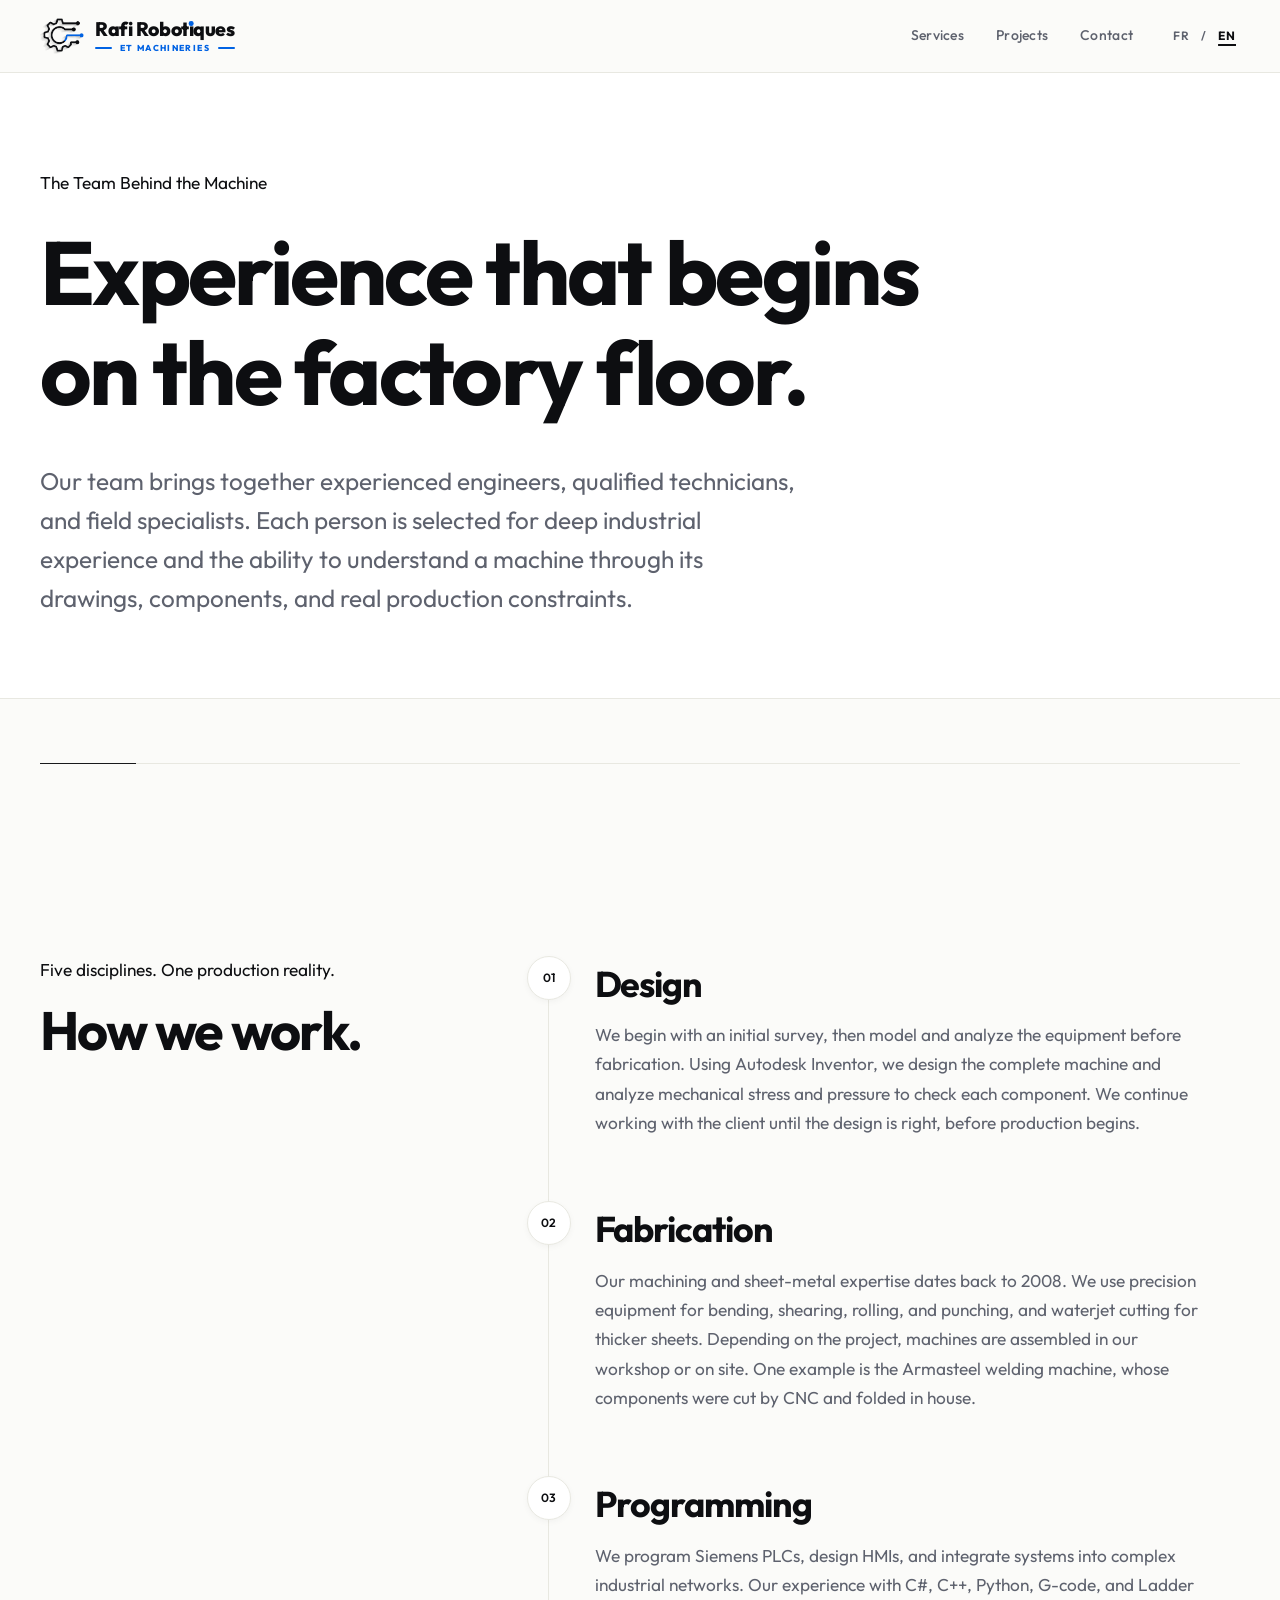
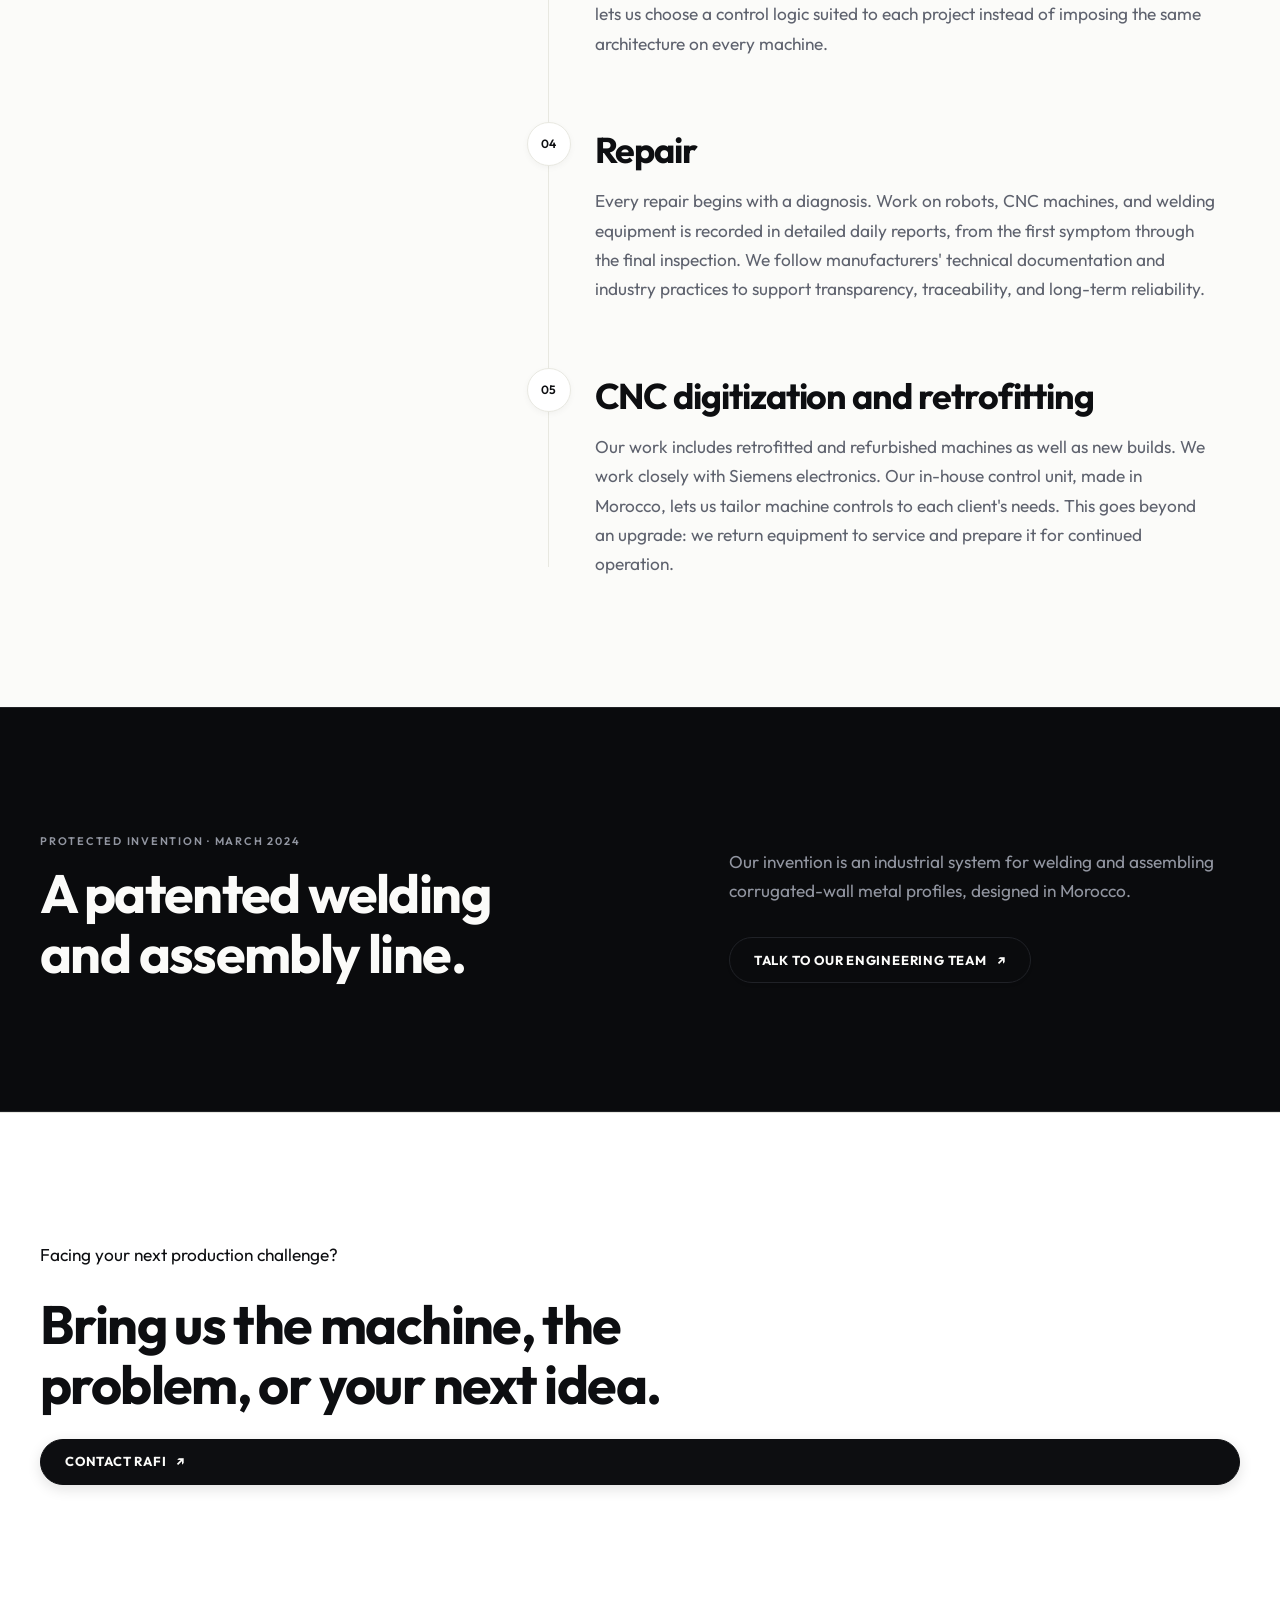
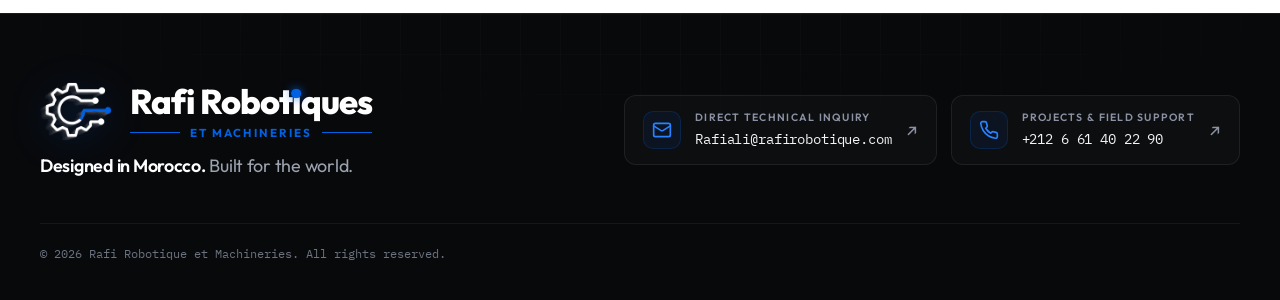
<file: en/a-propos/index.html>
<!DOCTYPE html>
<html lang="en">
<head>
  <meta charset="UTF-8">
  <meta name="viewport" content="width=device-width, initial-scale=1.0">
  <link rel="icon" href="data:,">
  <link rel="preconnect" href="https://fonts.googleapis.com">
  <link rel="preconnect" href="https://fonts.gstatic.com" crossorigin>
  <link href="https://fonts.googleapis.com/css2?family=Outfit:wght@300;400;500;600;700;800;900&amp;family=Inter:wght@300;400;500;600;700&amp;family=IBM+Plex+Mono:wght@400;500;600&amp;display=swap" rel="stylesheet">
  <title>About RAFI | Industrial Engineering in Morocco</title>
  <meta name="description" content="Meet the RAFI team in Casablanca, Morocco. Our work includes custom machinery design and fabrication, Siemens PLC programming, CNC retrofits, and industrial repair.">
  <link rel="canonical" href="https://rafirobotique.com/en/about/">
  <link rel="alternate" hreflang="fr" href="https://rafirobotique.com/a-propos/">
  <link rel="alternate" hreflang="fr-MA" href="https://rafirobotique.com/a-propos/">
  <link rel="alternate" hreflang="en" href="https://rafirobotique.com/en/about/">
  <link rel="alternate" hreflang="x-default" href="https://rafirobotique.com/a-propos/">
  <meta name="geo.region" content="MA-06">
  <meta name="geo.placename" content="Casablanca">


  <meta property="og:type" content="website">
  <meta property="og:site_name" content="RAFI Robotics &amp; Machinery">
  <meta property="og:locale" content="en_US">
  <meta property="og:title" content="About RAFI | Industrial Engineering in Morocco">
  <meta property="og:description" content="Meet the RAFI team in Casablanca, Morocco. Our work includes custom machinery design and fabrication, Siemens PLC programming, CNC retrofits, and industrial repair.">
  <meta property="og:url" content="https://rafirobotique.com/en/about/">
  <meta property="og:image" content="https://rafirobotique.com/assets/images/logo/rafi-mark-static.png">
  <meta name="twitter:card" content="summary_large_image">
  <meta name="twitter:title" content="About RAFI | Industrial Engineering in Morocco">
  <meta name="twitter:description" content="Meet the RAFI team in Casablanca, Morocco. Our work includes custom machinery design and fabrication, Siemens PLC programming, CNC retrofits, and industrial repair.">
  <meta name="twitter:image" content="https://rafirobotique.com/assets/images/logo/rafi-mark-static.png">
  <link rel="stylesheet" href="../../a-propos/style.css">
        <meta name="robots" content="noindex,follow,max-image-preview:large,max-snippet:-1,max-video-preview:-1">
  <meta property="og:locale:alternate" content="fr_MA">
  <meta property="og:image:alt" content="RAFI Robotics and Machinery industrial engineering">
  <meta name="twitter:image:alt" content="RAFI Robotics and Machinery industrial engineering">
  <script type="application/ld+json">
{
  "@context": "https://schema.org",
  "@graph": [
    {
      "@type": "Organization",
      "@id": "https://rafirobotique.com/#organization",
      "name": "Rafi Robotiques et Machineries",
      "alternateName": "RAFI Robotics & Machinery",
      "url": "https://rafirobotique.com/",
      "logo": "https://rafirobotique.com/assets/images/logo/rafi-mark-static.png",
      "email": "Rafiali@rafirobotique.com",
      "telephone": "+212 6 61 40 22 90",
      "description": "Rafi Robotiques et Machineries designs and builds custom industrial machinery, modernizes machine tools through CNC retrofits, programs Siemens PLCs, and diagnoses and repairs industrial machinery in Casablanca, Morocco.",
      "address": {
        "@type": "PostalAddress",
        "addressLocality": "Casablanca",
        "addressRegion": "Casablanca-Settat",
        "addressCountry": "MA"
      },
      "areaServed": {
        "@type": "Country",
        "name": "Morocco"
      },
      "knowsAbout": [
        "Custom industrial machinery design and fabrication",
        "CNC machine-tool retrofitting and modernization",
        "Industrial machinery diagnosis and repair",
        "Siemens PLC programming",
        "Robotic welding and assembly systems"
      ]
    },
    {
      "@type": "WebSite",
      "@id": "https://rafirobotique.com/#website",
      "url": "https://rafirobotique.com/",
      "name": "Rafi Robotiques et Machineries",
      "alternateName": "RAFI Robotics & Machinery",
      "inLanguage": [
        "fr-MA",
        "en"
      ],
      "publisher": {
        "@id": "https://rafirobotique.com/#organization"
      }
    },
    {
      "@type": "BreadcrumbList",
      "itemListElement": [
        {
          "@type": "ListItem",
          "position": 1,
          "name": "Home",
          "item": "https://rafirobotique.com/en/"
        },
        {
          "@type": "ListItem",
          "position": 2,
          "name": "About RAFI",
          "item": "https://rafirobotique.com/en/about/"
        }
      ]
    },
    {
      "@type": "WebPage",
      "@id": "https://rafirobotique.com/en/about/#webpage",
      "url": "https://rafirobotique.com/en/about/",
      "name": "About RAFI | Industrial Engineering in Morocco",
      "inLanguage": "en",
      "isPartOf": {
        "@id": "https://rafirobotique.com/#website"
      },
      "about": {
        "@id": "https://rafirobotique.com/#organization"
      },
      "mentions": {
        "@id": "https://rafirobotique.com/#invention"
      }
    }
  ]
}
  </script>
</head>
<body>
  <a class="skip-link" href="#main-content">Skip to main content</a>

  <header class="site-header" id="site-header" data-astro-cid-isef26zo>
    <div class="header-inner container" data-astro-cid-isef26zo>
      <a class="logo-mark" href="../" aria-label="Rafi Robotiques et Machineries">
        <div class="logo-icon logo-icon--gear" aria-hidden="true">
          <img src="../../assets/images/logo/rafi-pignon.png" alt="" width="44" height="36" class="logo-pignon-img">
        </div>
        <div class="logo-text">
          <div class="logo-title-wrap">
            <span class="logo-brand-title">Rafi Robot<span class="logo-blue-i"><span class="logo-i-dot"></span><span class="logo-i-stem">ı</span></span>ques</span>
          </div>
          <div class="logo-brand-sub">
            <span class="logo-sub-line" aria-hidden="true"></span>
            <span class="logo-sub-tag">ET MACHINERIES</span>
            <span class="logo-sub-line" aria-hidden="true"></span>
          </div>
        </div>
      </a>
      <nav class="desktop-nav" aria-label="Main Navigation" data-astro-cid-isef26zo>
        <a href="../services/" class="nav-link" data-astro-cid-isef26zo>Services</a>
        <a href="../projects/" class="nav-link" data-astro-cid-isef26zo>Projects</a>
        <a href="../contact/" class="nav-link nav-link--contact" data-astro-cid-isef26zo>Contact</a>
      </nav>
      <div class="header-actions" data-astro-cid-isef26zo>
        <nav class="locale" aria-label="Language" data-astro-cid-nufymefk>
          <a href="../../a-propos/" aria-label="French" data-astro-cid-nufymefk>FR</a>
          <span aria-hidden="true" data-astro-cid-nufymefk>/</span>
          <a href="../about/" aria-label="English" aria-current="page" data-astro-cid-nufymefk>EN</a>
        </nav>
        <button class="menu-toggle" type="button" aria-controls="mobile-nav" aria-expanded="false" aria-label="Main menu">
          <span></span>
          <span></span>
          <span></span>
          <b class="sr-only">Open navigation menu</b>
        </button>
      </div>
    </div>
  </header>

  <!-- MOBILE NAVIGATION DRAWER &amp; BACKDROP -->
  <div class="mobile-nav-backdrop" id="mobile-nav-backdrop" aria-hidden="true"></div>
  <nav class="mobile-nav" id="mobile-nav" aria-label="Mobile navigation" aria-hidden="true">
    <div class="mobile-nav__links">
      <a href="../" class="mobile-nav__item" aria-label="Home">
        <span class="mobile-nav__index">01</span>
        <span class="mobile-nav__title">Home</span>
        <span class="mobile-nav__arrow" aria-hidden="true">→</span>
      </a>

      <a href="../services/" class="mobile-nav__item" aria-label="Services">
        <span class="mobile-nav__index">02</span>
        <span class="mobile-nav__title">Services</span>
        <span class="mobile-nav__arrow" aria-hidden="true">→</span>
      </a>

      <a href="../projects/" class="mobile-nav__item" aria-label="Projects">
        <span class="mobile-nav__index">03</span>
        <span class="mobile-nav__title">Projects</span>
        <span class="mobile-nav__arrow" aria-hidden="true">→</span>
      </a>
    </div>

    <!-- PRIMARY ACTION CTA: CONTACT US -->
    <a href="../contact/" class="mobile-nav__cta" aria-label="Contact Us">
      <span class="mobile-nav__cta-title">
        Contact Us
        <svg width="18" height="18" viewBox="0 0 24 24" fill="none" stroke="currentColor" stroke-width="2.5" stroke-linecap="round" stroke-linejoin="round" aria-hidden="true">
          <path d="M7 17L17 7M17 7H7M17 7V17"/>
        </svg>
      </span>
    </a>

    <!-- QUICK TECHNICAL HOTLINE STRIP -->
    <div class="mobile-nav__hotline">
      <a href="tel:+212661402290" class="mobile-nav__hotline-link" aria-label="Direct engineering line">
        <span class="mobile-nav__hotline-icon" aria-hidden="true">
          <svg width="14" height="14" viewBox="0 0 24 24" fill="none" stroke="currentColor" stroke-width="2" stroke-linecap="round" stroke-linejoin="round"><path d="M22 16.92v3a2 2 0 0 1-2.18 2 19.79 19.79 0 0 1-8.63-3.07 19.5 19.5 0 0 1-6-6 19.79 19.79 0 0 1-3.07-8.67A2 2 0 0 1 4.11 2h3a2 2 0 0 1 2 1.72 12.84 12.84 0 0 0 .7 2.81 2 2 0 0 1-.45 2.11L8.09 9.91a16 16 0 0 0 6 6l1.27-1.27a2 2 0 0 1 2.11-.45 12.84 12.84 0 0 0 2.81.7A2 2 0 0 1 22 16.92z"/></svg>
        </span>
        <span class="mobile-nav__hotline-val">+212 6 61 40 22 90</span>
      </a>
      <a href="mailto:Rafiali@rafirobotique.com" class="mobile-nav__hotline-link" aria-label="Engineering inquiry email">
        <span class="mobile-nav__hotline-icon" aria-hidden="true">
          <svg width="14" height="14" viewBox="0 0 24 24" fill="none" stroke="currentColor" stroke-width="2" stroke-linecap="round" stroke-linejoin="round"><rect width="20" height="16" x="2" y="4" rx="2"/><path d="m22 7-8.97 5.7a1.94 1.94 0 0 1-2.06 0L2 7"/></svg>
        </span>
        <span class="mobile-nav__hotline-val">Rafiali@rafirobotique.com</span>
      </a>
    </div>
  </nav>

  <script>
    const header = document.querySelector('#site-header');
    const menu = document.querySelector('.menu-toggle');
    const nav = document.querySelector('#mobile-nav');
    const backdrop = document.querySelector('#mobile-nav-backdrop');

    function toggleMenu(forceOpen) {
      const currentOpen = menu?.getAttribute('aria-expanded') === 'true';
      const open = forceOpen !== undefined ? forceOpen : !currentOpen;
      menu?.setAttribute('aria-expanded', String(open));
      nav?.classList.toggle('is-open', open);
      nav?.setAttribute('aria-hidden', String(!open));
      backdrop?.classList.toggle('is-open', open);
      backdrop?.setAttribute('aria-hidden', String(!open));
      document.body.classList.toggle('menu-open', open);
    }

    menu?.addEventListener('click', () => toggleMenu());
    backdrop?.addEventListener('click', () => toggleMenu(false));
    document.addEventListener('keydown', (e) => {
      if (e.key === 'Escape' && menu?.getAttribute('aria-expanded') === 'true') {
        toggleMenu(false);
      }
    });

    nav?.querySelectorAll('a').forEach(link => {
      link.addEventListener('click', () => toggleMenu(false));
    });

    window.addEventListener('scroll', () => header?.classList.toggle('is-scrolled', window.scrollY > 12), { passive: true });
  </script>

  <main id="main-content">
    <div class="about-page" data-astro-cid-hj2mcjjc>
      <section class="about-opening" data-astro-cid-hj2mcjjc>
        <div class="container" data-astro-cid-hj2mcjjc>
          <p class="section-kicker" data-astro-cid-hj2mcjjc>The Team Behind the Machine</p>
          <h1 data-astro-cid-hj2mcjjc>Experience that begins on the factory floor.</h1>
          <p class="opening-copy" data-astro-cid-hj2mcjjc>Our team brings together experienced engineers, qualified technicians, and field specialists. Each person is selected for deep industrial experience and the ability to understand a machine through its drawings, components, and real production constraints.</p>
        </div>
      </section>

      <div class="toolpath" aria-hidden="true" data-astro-cid-74kknngm><span data-astro-cid-74kknngm></span></div>

      <section class="timeline-section section" aria-labelledby="timeline-title" data-astro-cid-hj2mcjjc>
        <div class="container timeline-layout" data-astro-cid-hj2mcjjc>
          <div class="timeline-intro" data-astro-cid-hj2mcjjc>
            <p class="section-kicker" data-astro-cid-hj2mcjjc>Five disciplines. One production reality.</p>
            <h2 id="timeline-title" data-astro-cid-hj2mcjjc>How we work.</h2>
          </div>
          <div class="timeline" data-astro-cid-hj2mcjjc>
            <article class="timeline-item" data-astro-cid-hj2mcjjc>
              <div class="timeline-marker" data-astro-cid-hj2mcjjc><span data-astro-cid-hj2mcjjc>01</span></div>
              <div class="timeline-content" data-astro-cid-hj2mcjjc>
                <h3 data-astro-cid-hj2mcjjc>Design</h3>
                <p data-astro-cid-hj2mcjjc>We begin with an initial survey, then model and analyze the equipment before fabrication. Using Autodesk Inventor, we design the complete machine and analyze mechanical stress and pressure to check each component. We continue working with the client until the design is right, before production begins.</p>
              </div>
            </article>

            <article class="timeline-item" data-astro-cid-hj2mcjjc>
              <div class="timeline-marker" data-astro-cid-hj2mcjjc><span data-astro-cid-hj2mcjjc>02</span></div>
              <div class="timeline-content" data-astro-cid-hj2mcjjc>
                <h3 data-astro-cid-hj2mcjjc>Fabrication</h3>
                <p data-astro-cid-hj2mcjjc>Our machining and sheet-metal expertise dates back to 2008. We use precision equipment for bending, shearing, rolling, and punching, and waterjet cutting for thicker sheets. Depending on the project, machines are assembled in our workshop or on site. One example is the Armasteel welding machine, whose components were cut by CNC and folded in house.</p>
              </div>
            </article>

            <article class="timeline-item" data-astro-cid-hj2mcjjc>
              <div class="timeline-marker" data-astro-cid-hj2mcjjc><span data-astro-cid-hj2mcjjc>03</span></div>
              <div class="timeline-content" data-astro-cid-hj2mcjjc>
                <h3 data-astro-cid-hj2mcjjc>Programming</h3>
                <p data-astro-cid-hj2mcjjc>We program Siemens PLCs, design HMIs, and integrate systems into complex industrial networks. Our experience with C#, C++, Python, G-code, and Ladder lets us choose a control logic suited to each project instead of imposing the same architecture on every machine.</p>
              </div>
            </article>

            <article class="timeline-item" data-astro-cid-hj2mcjjc>
              <div class="timeline-marker" data-astro-cid-hj2mcjjc><span data-astro-cid-hj2mcjjc>04</span></div>
              <div class="timeline-content" data-astro-cid-hj2mcjjc>
                <h3 data-astro-cid-hj2mcjjc>Repair</h3>
                <p data-astro-cid-hj2mcjjc>Every repair begins with a diagnosis. Work on robots, CNC machines, and welding equipment is recorded in detailed daily reports, from the first symptom through the final inspection. We follow manufacturers' technical documentation and industry practices to support transparency, traceability, and long-term reliability.</p>
              </div>
            </article>

            <article class="timeline-item" data-astro-cid-hj2mcjjc>
              <div class="timeline-marker" data-astro-cid-hj2mcjjc><span data-astro-cid-hj2mcjjc>05</span></div>
              <div class="timeline-content" data-astro-cid-hj2mcjjc>
                <h3 data-astro-cid-hj2mcjjc>CNC digitization and retrofitting</h3>
                <p data-astro-cid-hj2mcjjc>Our work includes retrofitted and refurbished machines as well as new builds. We work closely with Siemens electronics. Our in-house control unit, made in Morocco, lets us tailor machine controls to each client's needs. This goes beyond an upgrade: we return equipment to service and prepare it for continued operation.</p>
              </div>
            </article>
          </div>
        </div>
      </section>

      <section class="patent section" aria-labelledby="patent-title" data-astro-cid-sxu2z635>
        <div class="container patent-grid" data-astro-cid-sxu2z635>
          <div data-astro-cid-sxu2z635>
            <p class="section-kicker" data-astro-cid-sxu2z635>Protected invention · March 2024</p>
            <h2 id="patent-title" data-astro-cid-sxu2z635>A patented welding and assembly line.</h2>
          </div>
          <div data-astro-cid-sxu2z635>
            <p data-astro-cid-sxu2z635>Our invention is an industrial system for welding and assembling corrugated-wall metal profiles, designed in Morocco.</p>
            <div class="patent-cta-wrap" data-astro-cid-sxu2z635>
              <a class="button button--secondary" href="../contact/" data-astro-cid-j6ocf6pu>Talk to our engineering team<span aria-hidden="true" data-astro-cid-j6ocf6pu>↗</span></a>
            </div>
          </div>
        </div>
      </section>

      <section class="about-cta section" data-astro-cid-hj2mcjjc>
        <div class="container" data-astro-cid-hj2mcjjc>
          <p class="section-kicker" data-astro-cid-hj2mcjjc>Facing your next production challenge?</p>
          <h2 data-astro-cid-hj2mcjjc>Bring us the machine, the problem, or your next idea.</h2>
          <a class="button button--primary" href="../contact/" data-astro-cid-j6ocf6pu>Contact RAFI<span aria-hidden="true" data-astro-cid-j6ocf6pu>↗</span></a>
        </div>
      </section>
    </div>
  </main>

  <footer class="site-footer" id="site-footer">
    <div class="footer-ambient-grid" aria-hidden="true"></div>

    <div class="container footer-console">
      <!-- Row 1: Brand Anchor + Motto + Direct Contact Hub -->
      <div class="footer-top-deck">
        <div class="footer-identity-block">
          <a class="footer-brand footer-brand--large" href="../" aria-label="Rafi Robotiques et Machineries — Home">
            <div class="footer-brand__mark" aria-hidden="true">
              <img src="../../assets/images/logo/rafi-pignon-white.png" alt="" width="68" height="56" class="footer-pignon-img">
            </div>
            <div class="footer-brand__text">
              <div class="footer-brand__title-row">
                <span class="footer-brand__title">Rafi Robot<span class="footer-blue-i"><span class="footer-i-dot"></span><span class="footer-i-stem">ı</span></span>ques</span>
              </div>
              <div class="footer-brand__subtitle-row">
                <span class="footer-sub-line" aria-hidden="true"></span>
                <span class="footer-sub-tag">ET MACHINERIES</span>
                <span class="footer-sub-line" aria-hidden="true"></span>
              </div>
            </div>
          </a>

          <!-- Official Company Motto -->
          <p class="footer-motto">
            <span class="footer-motto__highlight">Designed in Morocco.</span> Built for the world.
          </p>
        </div>

        <!-- Tactical Direct Engineer Action Cards -->
        <div class="footer-action-deck">
          <a href="mailto:Rafiali@rafirobotique.com" class="footer-contact-capsule" aria-label="Email Rafiali@rafirobotique.com">
            <div class="capsule-icon-box" aria-hidden="true">
              <svg width="20" height="20" viewBox="0 0 24 24" fill="none" stroke="currentColor" stroke-width="2" stroke-linecap="round" stroke-linejoin="round">
                <rect width="20" height="16" x="2" y="4" rx="2"></rect>
                <path d="m22 7-8.97 5.7a1.94 1.94 0 0 1-2.06 0L2 7"></path>
              </svg>
            </div>
            <div class="capsule-body">
              <span class="capsule-kicker">Direct Technical Inquiry</span>
              <span class="capsule-value">Rafiali@rafirobotique.com</span>
            </div>
            <div class="capsule-arrow" aria-hidden="true">↗</div>
          </a>

          <a href="tel:+212661402290" class="footer-contact-capsule" aria-label="Call direct engineering hotline +212 6 61 40 22 90">
            <div class="capsule-icon-box" aria-hidden="true">
              <svg width="20" height="20" viewBox="0 0 24 24" fill="none" stroke="currentColor" stroke-width="2" stroke-linecap="round" stroke-linejoin="round">
                <path d="M22 16.92v3a2 2 0 0 1-2.18 2 19.79 19.79 0 0 1-8.63-3.07 19.5 19.5 0 0 1-6-6 19.79 19.79 0 0 1-3.07-8.67A2 2 0 0 1 4.11 2h3a2 2 0 0 1 2 1.72 12.84 12.84 0 0 0 .7 2.81 2 2 0 0 1-.45 2.11L8.09 9.91a16 16 0 0 0 6 6l1.27-1.27a2 2 0 0 1 2.11-.45 12.84 12.84 0 0 0 2.81.7A2 2 0 0 1 22 16.92z"></path>
              </svg>
            </div>
            <div class="capsule-body">
              <span class="capsule-kicker">Projects &amp; Field Support</span>
              <span class="capsule-value">+212 6 61 40 22 90</span>
            </div>
            <div class="capsule-arrow" aria-hidden="true">↗</div>
          </a>
        </div>
      </div>

      <!-- Terminal Meta Bar (Legal Copyright) -->
      <div class="footer-terminal-bar">
        <span class="terminal-text">© 2026 Rafi Robotique et Machineries. All rights reserved.</span>
      </div>
    </div>
  </footer>

  <script>
    const revealTargets = document.querySelectorAll('main section, main .timeline-item');
    revealTargets.forEach((el, index) => {
      el.classList.add('scroll-reveal');
      el.style.setProperty('--reveal-order', String(index));
      el.dataset.revealDelay = String(Math.min(index % 4, 3));
    });
    const revealObserver = new IntersectionObserver((entries, observer) => {
      entries.forEach((entry) => {
        if (entry.isIntersecting) {
          entry.target.classList.add('is-visible');
          observer.unobserve(entry.target);
        }
      });
    }, { threshold: 0.02, rootMargin: '50px 0px -5% 0px' });
    revealTargets.forEach((el) => revealObserver.observe(el));
  </script>
</body>
</html>
</file>
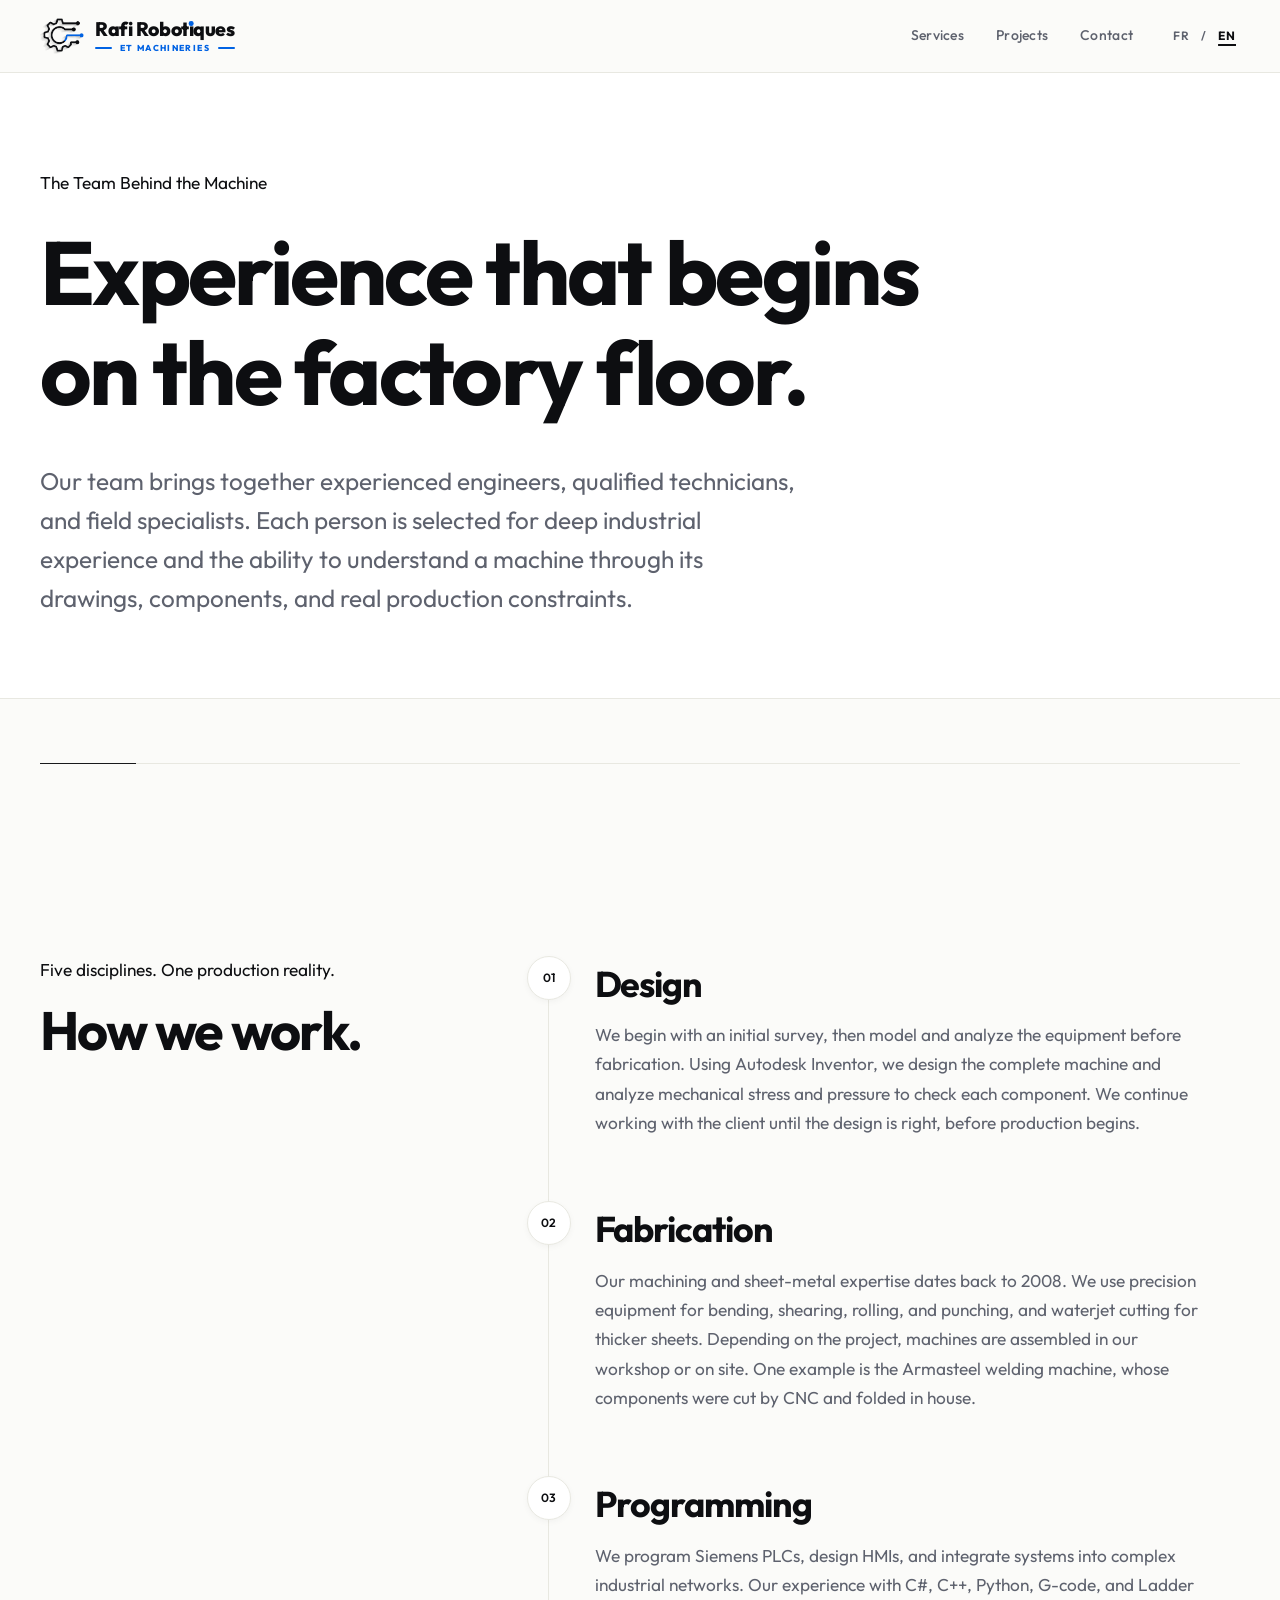
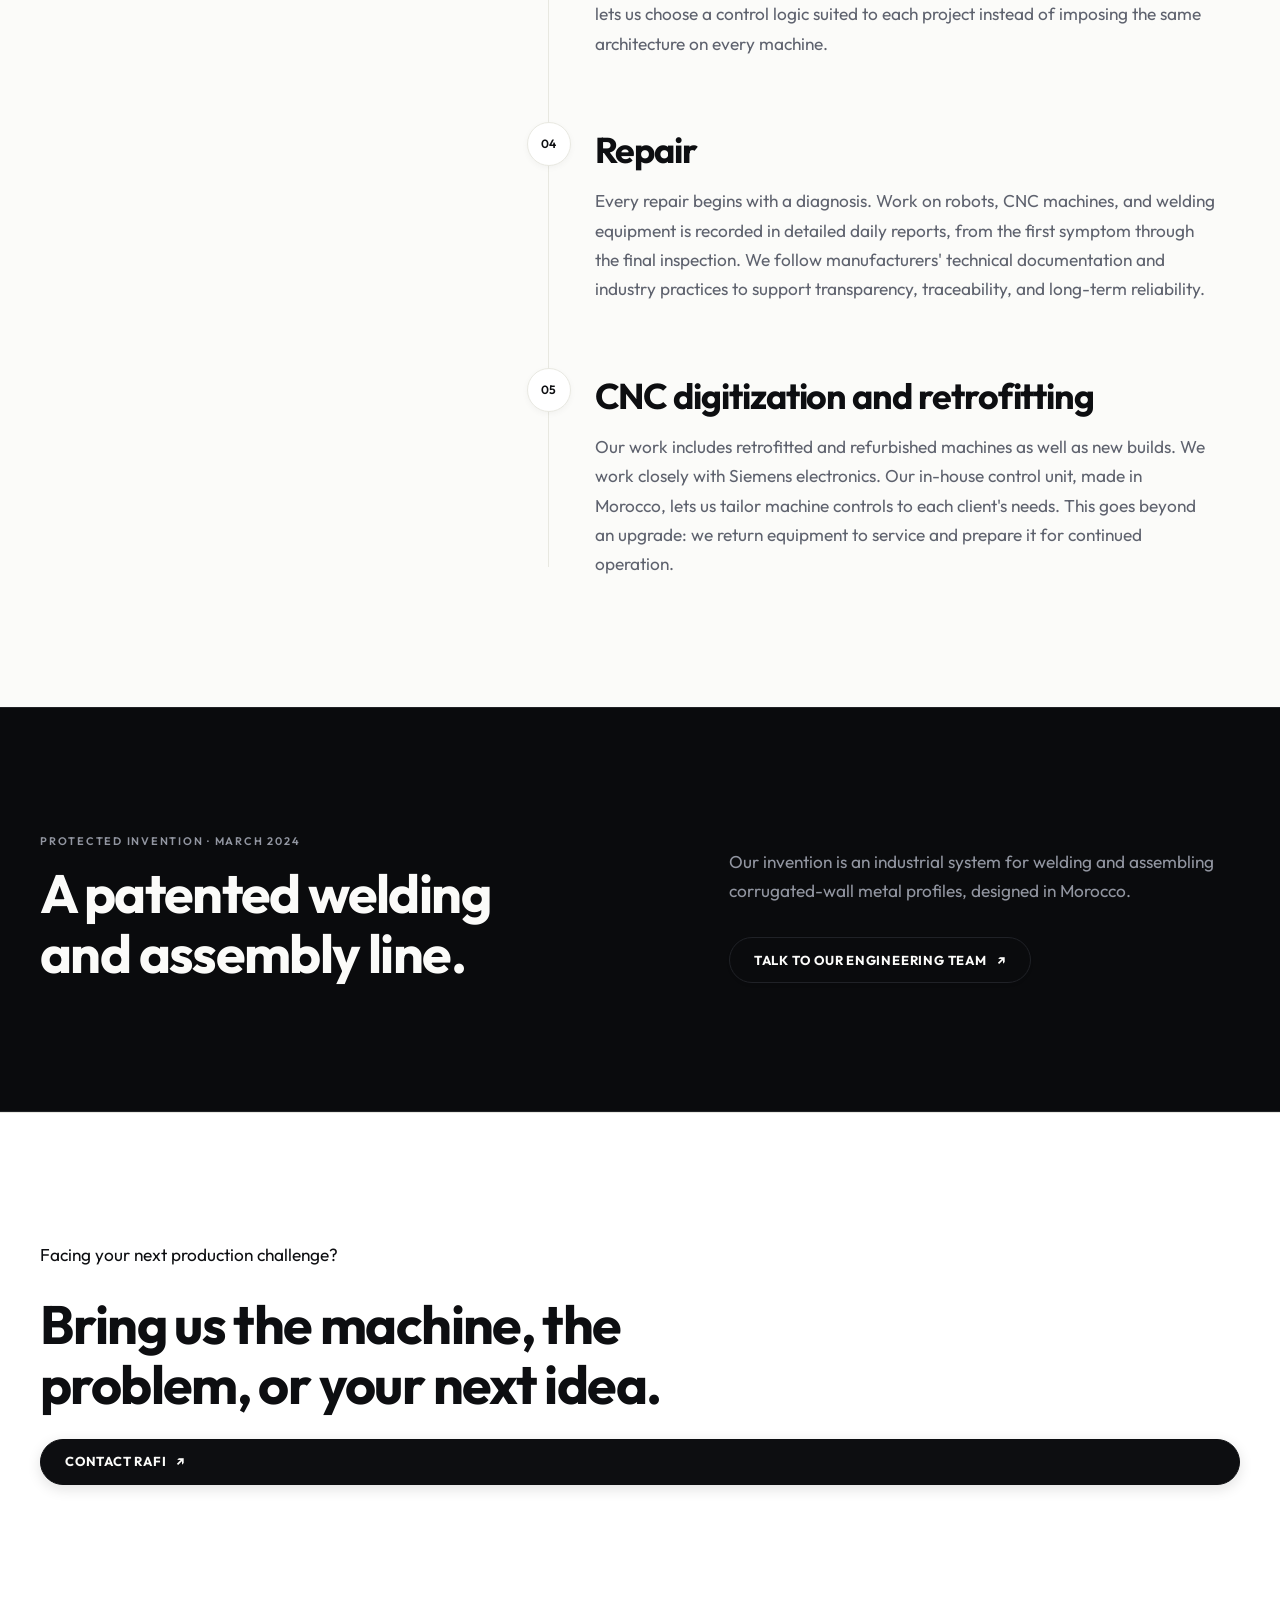
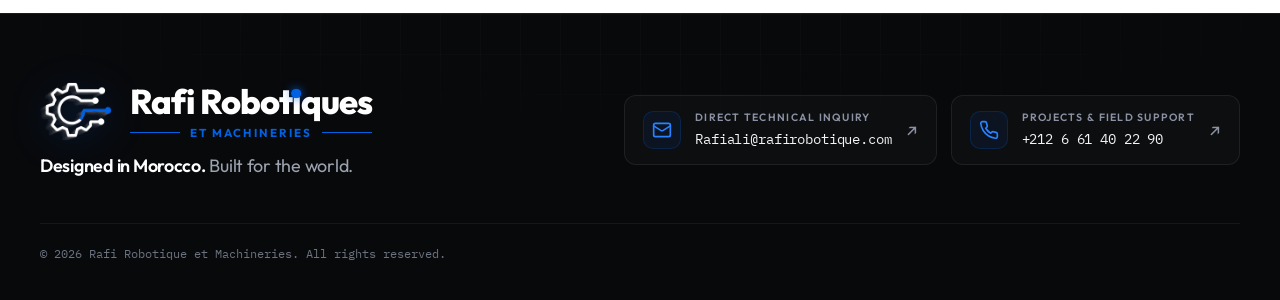
<file: en/about/index.html>
<!DOCTYPE html>
<html lang="en">
<head>
  <meta charset="UTF-8">
  <meta name="viewport" content="width=device-width, initial-scale=1.0">
  <link rel="icon" href="data:,">
  <link rel="preconnect" href="https://fonts.googleapis.com">
  <link rel="preconnect" href="https://fonts.gstatic.com" crossorigin>
  <link href="https://fonts.googleapis.com/css2?family=Outfit:wght@300;400;500;600;700;800;900&amp;family=Inter:wght@300;400;500;600;700&amp;family=IBM+Plex+Mono:wght@400;500;600&amp;display=swap" rel="stylesheet">
  <title>About RAFI | Industrial Engineering in Morocco</title>
  <meta name="description" content="Meet the RAFI team in Casablanca, Morocco. Our work includes custom machinery design and fabrication, Siemens PLC programming, CNC retrofits, and industrial repair.">
  <link rel="canonical" href="https://rafirobotique.com/en/about/">
  <link rel="alternate" hreflang="fr" href="https://rafirobotique.com/a-propos/">
  <link rel="alternate" hreflang="fr-MA" href="https://rafirobotique.com/a-propos/">
  <link rel="alternate" hreflang="en" href="https://rafirobotique.com/en/about/">
  <link rel="alternate" hreflang="x-default" href="https://rafirobotique.com/a-propos/">
  <meta name="geo.region" content="MA-06">
  <meta name="geo.placename" content="Casablanca">


  <meta property="og:type" content="website">
  <meta property="og:site_name" content="RAFI Robotics &amp; Machinery">
  <meta property="og:locale" content="en_US">
  <meta property="og:title" content="About RAFI | Industrial Engineering in Morocco">
  <meta property="og:description" content="Meet the RAFI team in Casablanca, Morocco. Our work includes custom machinery design and fabrication, Siemens PLC programming, CNC retrofits, and industrial repair.">
  <meta property="og:url" content="https://rafirobotique.com/en/about/">
  <meta property="og:image" content="https://rafirobotique.com/assets/images/logo/rafi-mark-static.png">
  <meta name="twitter:card" content="summary_large_image">
  <meta name="twitter:title" content="About RAFI | Industrial Engineering in Morocco">
  <meta name="twitter:description" content="Meet the RAFI team in Casablanca, Morocco. Our work includes custom machinery design and fabrication, Siemens PLC programming, CNC retrofits, and industrial repair.">
  <meta name="twitter:image" content="https://rafirobotique.com/assets/images/logo/rafi-mark-static.png">
  <link rel="stylesheet" href="../../a-propos/style.css">
        <meta name="robots" content="index,follow,max-image-preview:large,max-snippet:-1,max-video-preview:-1">
  <meta property="og:locale:alternate" content="fr_MA">
  <meta property="og:image:alt" content="RAFI Robotics and Machinery industrial engineering">
  <meta name="twitter:image:alt" content="RAFI Robotics and Machinery industrial engineering">
  <script type="application/ld+json">
{
  "@context": "https://schema.org",
  "@graph": [
    {
      "@type": "Organization",
      "@id": "https://rafirobotique.com/#organization",
      "name": "Rafi Robotiques et Machineries",
      "alternateName": "RAFI Robotics & Machinery",
      "url": "https://rafirobotique.com/",
      "logo": "https://rafirobotique.com/assets/images/logo/rafi-mark-static.png",
      "email": "Rafiali@rafirobotique.com",
      "telephone": "+212 6 61 40 22 90",
      "description": "Rafi Robotiques et Machineries designs and builds custom industrial machinery, modernizes machine tools through CNC retrofits, programs Siemens PLCs, and diagnoses and repairs industrial machinery in Casablanca, Morocco.",
      "address": {
        "@type": "PostalAddress",
        "addressLocality": "Casablanca",
        "addressRegion": "Casablanca-Settat",
        "addressCountry": "MA"
      },
      "areaServed": {
        "@type": "Country",
        "name": "Morocco"
      },
      "knowsAbout": [
        "Custom industrial machinery design and fabrication",
        "CNC machine-tool retrofitting and modernization",
        "Industrial machinery diagnosis and repair",
        "Siemens PLC programming",
        "Robotic welding and assembly systems"
      ]
    },
    {
      "@type": "WebSite",
      "@id": "https://rafirobotique.com/#website",
      "url": "https://rafirobotique.com/",
      "name": "Rafi Robotiques et Machineries",
      "alternateName": "RAFI Robotics & Machinery",
      "inLanguage": [
        "fr-MA",
        "en"
      ],
      "publisher": {
        "@id": "https://rafirobotique.com/#organization"
      }
    },
    {
      "@type": "BreadcrumbList",
      "itemListElement": [
        {
          "@type": "ListItem",
          "position": 1,
          "name": "Home",
          "item": "https://rafirobotique.com/en/"
        },
        {
          "@type": "ListItem",
          "position": 2,
          "name": "About RAFI",
          "item": "https://rafirobotique.com/en/about/"
        }
      ]
    },
    {
      "@type": "WebPage",
      "@id": "https://rafirobotique.com/en/about/#webpage",
      "url": "https://rafirobotique.com/en/about/",
      "name": "About RAFI | Industrial Engineering in Morocco",
      "inLanguage": "en",
      "isPartOf": {
        "@id": "https://rafirobotique.com/#website"
      },
      "about": {
        "@id": "https://rafirobotique.com/#organization"
      },
      "mentions": {
        "@id": "https://rafirobotique.com/#invention"
      }
    }
  ]
}
  </script>
</head>
<body>
  <a class="skip-link" href="#main-content">Skip to main content</a>

  <header class="site-header" id="site-header" data-astro-cid-isef26zo>
    <div class="header-inner container" data-astro-cid-isef26zo>
      <a class="logo-mark" href="../" aria-label="Rafi Robotiques et Machineries">
        <div class="logo-icon logo-icon--gear" aria-hidden="true">
          <img src="../../assets/images/logo/rafi-pignon.png" alt="" width="44" height="36" class="logo-pignon-img">
        </div>
        <div class="logo-text">
          <div class="logo-title-wrap">
            <span class="logo-brand-title">Rafi Robot<span class="logo-blue-i"><span class="logo-i-dot"></span><span class="logo-i-stem">ı</span></span>ques</span>
          </div>
          <div class="logo-brand-sub">
            <span class="logo-sub-line" aria-hidden="true"></span>
            <span class="logo-sub-tag">ET MACHINERIES</span>
            <span class="logo-sub-line" aria-hidden="true"></span>
          </div>
        </div>
      </a>
      <nav class="desktop-nav" aria-label="Main Navigation" data-astro-cid-isef26zo>
        <a href="../services/" class="nav-link" data-astro-cid-isef26zo>Services</a>
        <a href="../projects/" class="nav-link" data-astro-cid-isef26zo>Projects</a>
        <a href="../contact/" class="nav-link nav-link--contact" data-astro-cid-isef26zo>Contact</a>
      </nav>
      <div class="header-actions" data-astro-cid-isef26zo>
        <nav class="locale" aria-label="Language" data-astro-cid-nufymefk>
          <a href="../../a-propos/" aria-label="French" data-astro-cid-nufymefk>FR</a>
          <span aria-hidden="true" data-astro-cid-nufymefk>/</span>
          <a href="../about/" aria-label="English" aria-current="page" data-astro-cid-nufymefk>EN</a>
        </nav>
        <button class="menu-toggle" type="button" aria-controls="mobile-nav" aria-expanded="false" aria-label="Main menu">
          <span></span>
          <span></span>
          <span></span>
          <b class="sr-only">Open navigation menu</b>
        </button>
      </div>
    </div>
  </header>

  <!-- MOBILE NAVIGATION DRAWER &amp; BACKDROP -->
  <div class="mobile-nav-backdrop" id="mobile-nav-backdrop" aria-hidden="true"></div>
  <nav class="mobile-nav" id="mobile-nav" aria-label="Mobile navigation" aria-hidden="true">
    <div class="mobile-nav__links">
      <a href="../" class="mobile-nav__item" aria-label="Home">
        <span class="mobile-nav__index">01</span>
        <span class="mobile-nav__title">Home</span>
        <span class="mobile-nav__arrow" aria-hidden="true">→</span>
      </a>

      <a href="../services/" class="mobile-nav__item" aria-label="Services">
        <span class="mobile-nav__index">02</span>
        <span class="mobile-nav__title">Services</span>
        <span class="mobile-nav__arrow" aria-hidden="true">→</span>
      </a>

      <a href="../projects/" class="mobile-nav__item" aria-label="Projects">
        <span class="mobile-nav__index">03</span>
        <span class="mobile-nav__title">Projects</span>
        <span class="mobile-nav__arrow" aria-hidden="true">→</span>
      </a>
    </div>

    <!-- PRIMARY ACTION CTA: CONTACT US -->
    <a href="../contact/" class="mobile-nav__cta" aria-label="Contact Us">
      <span class="mobile-nav__cta-title">
        Contact Us
        <svg width="18" height="18" viewBox="0 0 24 24" fill="none" stroke="currentColor" stroke-width="2.5" stroke-linecap="round" stroke-linejoin="round" aria-hidden="true">
          <path d="M7 17L17 7M17 7H7M17 7V17"/>
        </svg>
      </span>
    </a>

    <!-- QUICK TECHNICAL HOTLINE STRIP -->
    <div class="mobile-nav__hotline">
      <a href="tel:+212661402290" class="mobile-nav__hotline-link" aria-label="Direct engineering line">
        <span class="mobile-nav__hotline-icon" aria-hidden="true">
          <svg width="14" height="14" viewBox="0 0 24 24" fill="none" stroke="currentColor" stroke-width="2" stroke-linecap="round" stroke-linejoin="round"><path d="M22 16.92v3a2 2 0 0 1-2.18 2 19.79 19.79 0 0 1-8.63-3.07 19.5 19.5 0 0 1-6-6 19.79 19.79 0 0 1-3.07-8.67A2 2 0 0 1 4.11 2h3a2 2 0 0 1 2 1.72 12.84 12.84 0 0 0 .7 2.81 2 2 0 0 1-.45 2.11L8.09 9.91a16 16 0 0 0 6 6l1.27-1.27a2 2 0 0 1 2.11-.45 12.84 12.84 0 0 0 2.81.7A2 2 0 0 1 22 16.92z"/></svg>
        </span>
        <span class="mobile-nav__hotline-val">+212 6 61 40 22 90</span>
      </a>
      <a href="mailto:Rafiali@rafirobotique.com" class="mobile-nav__hotline-link" aria-label="Engineering inquiry email">
        <span class="mobile-nav__hotline-icon" aria-hidden="true">
          <svg width="14" height="14" viewBox="0 0 24 24" fill="none" stroke="currentColor" stroke-width="2" stroke-linecap="round" stroke-linejoin="round"><rect width="20" height="16" x="2" y="4" rx="2"/><path d="m22 7-8.97 5.7a1.94 1.94 0 0 1-2.06 0L2 7"/></svg>
        </span>
        <span class="mobile-nav__hotline-val">Rafiali@rafirobotique.com</span>
      </a>
    </div>
  </nav>

  <script>
    const header = document.querySelector('#site-header');
    const menu = document.querySelector('.menu-toggle');
    const nav = document.querySelector('#mobile-nav');
    const backdrop = document.querySelector('#mobile-nav-backdrop');

    function toggleMenu(forceOpen) {
      const currentOpen = menu?.getAttribute('aria-expanded') === 'true';
      const open = forceOpen !== undefined ? forceOpen : !currentOpen;
      menu?.setAttribute('aria-expanded', String(open));
      nav?.classList.toggle('is-open', open);
      nav?.setAttribute('aria-hidden', String(!open));
      backdrop?.classList.toggle('is-open', open);
      backdrop?.setAttribute('aria-hidden', String(!open));
      document.body.classList.toggle('menu-open', open);
    }

    menu?.addEventListener('click', () => toggleMenu());
    backdrop?.addEventListener('click', () => toggleMenu(false));
    document.addEventListener('keydown', (e) => {
      if (e.key === 'Escape' && menu?.getAttribute('aria-expanded') === 'true') {
        toggleMenu(false);
      }
    });

    nav?.querySelectorAll('a').forEach(link => {
      link.addEventListener('click', () => toggleMenu(false));
    });

    window.addEventListener('scroll', () => header?.classList.toggle('is-scrolled', window.scrollY > 12), { passive: true });
  </script>

  <main id="main-content">
    <div class="about-page" data-astro-cid-hj2mcjjc>
      <section class="about-opening" data-astro-cid-hj2mcjjc>
        <div class="container" data-astro-cid-hj2mcjjc>
          <p class="section-kicker" data-astro-cid-hj2mcjjc>The Team Behind the Machine</p>
          <h1 data-astro-cid-hj2mcjjc>Experience that begins on the factory floor.</h1>
          <p class="opening-copy" data-astro-cid-hj2mcjjc>Our team brings together experienced engineers, qualified technicians, and field specialists. Each person is selected for deep industrial experience and the ability to understand a machine through its drawings, components, and real production constraints.</p>
        </div>
      </section>

      <div class="toolpath" aria-hidden="true" data-astro-cid-74kknngm><span data-astro-cid-74kknngm></span></div>

      <section class="timeline-section section" aria-labelledby="timeline-title" data-astro-cid-hj2mcjjc>
        <div class="container timeline-layout" data-astro-cid-hj2mcjjc>
          <div class="timeline-intro" data-astro-cid-hj2mcjjc>
            <p class="section-kicker" data-astro-cid-hj2mcjjc>Five disciplines. One production reality.</p>
            <h2 id="timeline-title" data-astro-cid-hj2mcjjc>How we work.</h2>
          </div>
          <div class="timeline" data-astro-cid-hj2mcjjc>
            <article class="timeline-item" data-astro-cid-hj2mcjjc>
              <div class="timeline-marker" data-astro-cid-hj2mcjjc><span data-astro-cid-hj2mcjjc>01</span></div>
              <div class="timeline-content" data-astro-cid-hj2mcjjc>
                <h3 data-astro-cid-hj2mcjjc>Design</h3>
                <p data-astro-cid-hj2mcjjc>We begin with an initial survey, then model and analyze the equipment before fabrication. Using Autodesk Inventor, we design the complete machine and analyze mechanical stress and pressure to check each component. We continue working with the client until the design is right, before production begins.</p>
              </div>
            </article>

            <article class="timeline-item" data-astro-cid-hj2mcjjc>
              <div class="timeline-marker" data-astro-cid-hj2mcjjc><span data-astro-cid-hj2mcjjc>02</span></div>
              <div class="timeline-content" data-astro-cid-hj2mcjjc>
                <h3 data-astro-cid-hj2mcjjc>Fabrication</h3>
                <p data-astro-cid-hj2mcjjc>Our machining and sheet-metal expertise dates back to 2008. We use precision equipment for bending, shearing, rolling, and punching, and waterjet cutting for thicker sheets. Depending on the project, machines are assembled in our workshop or on site. One example is the Armasteel welding machine, whose components were cut by CNC and folded in house.</p>
              </div>
            </article>

            <article class="timeline-item" data-astro-cid-hj2mcjjc>
              <div class="timeline-marker" data-astro-cid-hj2mcjjc><span data-astro-cid-hj2mcjjc>03</span></div>
              <div class="timeline-content" data-astro-cid-hj2mcjjc>
                <h3 data-astro-cid-hj2mcjjc>Programming</h3>
                <p data-astro-cid-hj2mcjjc>We program Siemens PLCs, design HMIs, and integrate systems into complex industrial networks. Our experience with C#, C++, Python, G-code, and Ladder lets us choose a control logic suited to each project instead of imposing the same architecture on every machine.</p>
              </div>
            </article>

            <article class="timeline-item" data-astro-cid-hj2mcjjc>
              <div class="timeline-marker" data-astro-cid-hj2mcjjc><span data-astro-cid-hj2mcjjc>04</span></div>
              <div class="timeline-content" data-astro-cid-hj2mcjjc>
                <h3 data-astro-cid-hj2mcjjc>Repair</h3>
                <p data-astro-cid-hj2mcjjc>Every repair begins with a diagnosis. Work on robots, CNC machines, and welding equipment is recorded in detailed daily reports, from the first symptom through the final inspection. We follow manufacturers' technical documentation and industry practices to support transparency, traceability, and long-term reliability.</p>
              </div>
            </article>

            <article class="timeline-item" data-astro-cid-hj2mcjjc>
              <div class="timeline-marker" data-astro-cid-hj2mcjjc><span data-astro-cid-hj2mcjjc>05</span></div>
              <div class="timeline-content" data-astro-cid-hj2mcjjc>
                <h3 data-astro-cid-hj2mcjjc>CNC digitization and retrofitting</h3>
                <p data-astro-cid-hj2mcjjc>Our work includes retrofitted and refurbished machines as well as new builds. We work closely with Siemens electronics. Our in-house control unit, made in Morocco, lets us tailor machine controls to each client's needs. This goes beyond an upgrade: we return equipment to service and prepare it for continued operation.</p>
              </div>
            </article>
          </div>
        </div>
      </section>

      <section class="patent section" aria-labelledby="patent-title" data-astro-cid-sxu2z635>
        <div class="container patent-grid" data-astro-cid-sxu2z635>
          <div data-astro-cid-sxu2z635>
            <p class="section-kicker" data-astro-cid-sxu2z635>Protected invention · March 2024</p>
            <h2 id="patent-title" data-astro-cid-sxu2z635>A patented welding and assembly line.</h2>
          </div>
          <div data-astro-cid-sxu2z635>
            <p data-astro-cid-sxu2z635>Our invention is an industrial system for welding and assembling corrugated-wall metal profiles, designed in Morocco.</p>
            <div class="patent-cta-wrap" data-astro-cid-sxu2z635>
              <a class="button button--secondary" href="../contact/" data-astro-cid-j6ocf6pu>Talk to our engineering team<span aria-hidden="true" data-astro-cid-j6ocf6pu>↗</span></a>
            </div>
          </div>
        </div>
      </section>

      <section class="about-cta section" data-astro-cid-hj2mcjjc>
        <div class="container" data-astro-cid-hj2mcjjc>
          <p class="section-kicker" data-astro-cid-hj2mcjjc>Facing your next production challenge?</p>
          <h2 data-astro-cid-hj2mcjjc>Bring us the machine, the problem, or your next idea.</h2>
          <a class="button button--primary" href="../contact/" data-astro-cid-j6ocf6pu>Contact RAFI<span aria-hidden="true" data-astro-cid-j6ocf6pu>↗</span></a>
        </div>
      </section>
    </div>
  </main>

  <footer class="site-footer" id="site-footer">
    <div class="footer-ambient-grid" aria-hidden="true"></div>

    <div class="container footer-console">
      <!-- Row 1: Brand Anchor + Motto + Direct Contact Hub -->
      <div class="footer-top-deck">
        <div class="footer-identity-block">
          <a class="footer-brand footer-brand--large" href="../" aria-label="Rafi Robotiques et Machineries — Home">
            <div class="footer-brand__mark" aria-hidden="true">
              <img src="../../assets/images/logo/rafi-pignon-white.png" alt="" width="68" height="56" class="footer-pignon-img">
            </div>
            <div class="footer-brand__text">
              <div class="footer-brand__title-row">
                <span class="footer-brand__title">Rafi Robot<span class="footer-blue-i"><span class="footer-i-dot"></span><span class="footer-i-stem">ı</span></span>ques</span>
              </div>
              <div class="footer-brand__subtitle-row">
                <span class="footer-sub-line" aria-hidden="true"></span>
                <span class="footer-sub-tag">ET MACHINERIES</span>
                <span class="footer-sub-line" aria-hidden="true"></span>
              </div>
            </div>
          </a>

          <!-- Official Company Motto -->
          <p class="footer-motto">
            <span class="footer-motto__highlight">Designed in Morocco.</span> Built for the world.
          </p>
        </div>

        <!-- Tactical Direct Engineer Action Cards -->
        <div class="footer-action-deck">
          <a href="mailto:Rafiali@rafirobotique.com" class="footer-contact-capsule" aria-label="Email Rafiali@rafirobotique.com">
            <div class="capsule-icon-box" aria-hidden="true">
              <svg width="20" height="20" viewBox="0 0 24 24" fill="none" stroke="currentColor" stroke-width="2" stroke-linecap="round" stroke-linejoin="round">
                <rect width="20" height="16" x="2" y="4" rx="2"></rect>
                <path d="m22 7-8.97 5.7a1.94 1.94 0 0 1-2.06 0L2 7"></path>
              </svg>
            </div>
            <div class="capsule-body">
              <span class="capsule-kicker">Direct Technical Inquiry</span>
              <span class="capsule-value">Rafiali@rafirobotique.com</span>
            </div>
            <div class="capsule-arrow" aria-hidden="true">↗</div>
          </a>

          <a href="tel:+212661402290" class="footer-contact-capsule" aria-label="Call direct engineering hotline +212 6 61 40 22 90">
            <div class="capsule-icon-box" aria-hidden="true">
              <svg width="20" height="20" viewBox="0 0 24 24" fill="none" stroke="currentColor" stroke-width="2" stroke-linecap="round" stroke-linejoin="round">
                <path d="M22 16.92v3a2 2 0 0 1-2.18 2 19.79 19.79 0 0 1-8.63-3.07 19.5 19.5 0 0 1-6-6 19.79 19.79 0 0 1-3.07-8.67A2 2 0 0 1 4.11 2h3a2 2 0 0 1 2 1.72 12.84 12.84 0 0 0 .7 2.81 2 2 0 0 1-.45 2.11L8.09 9.91a16 16 0 0 0 6 6l1.27-1.27a2 2 0 0 1 2.11-.45 12.84 12.84 0 0 0 2.81.7A2 2 0 0 1 22 16.92z"></path>
              </svg>
            </div>
            <div class="capsule-body">
              <span class="capsule-kicker">Projects &amp; Field Support</span>
              <span class="capsule-value">+212 6 61 40 22 90</span>
            </div>
            <div class="capsule-arrow" aria-hidden="true">↗</div>
          </a>
        </div>
      </div>

      <!-- Terminal Meta Bar (Legal Copyright) -->
      <div class="footer-terminal-bar">
        <span class="terminal-text">© 2026 Rafi Robotique et Machineries. All rights reserved.</span>
      </div>
    </div>
  </footer>

  <script>
    const revealTargets = document.querySelectorAll('main section, main .timeline-item');
    revealTargets.forEach((el, index) => {
      el.classList.add('scroll-reveal');
      el.style.setProperty('--reveal-order', String(index));
      el.dataset.revealDelay = String(Math.min(index % 4, 3));
    });
    const revealObserver = new IntersectionObserver((entries, observer) => {
      entries.forEach((entry) => {
        if (entry.isIntersecting) {
          entry.target.classList.add('is-visible');
          observer.unobserve(entry.target);
        }
      });
    }, { threshold: 0.02, rootMargin: '50px 0px -5% 0px' });
    revealTargets.forEach((el) => revealObserver.observe(el));
  </script>
</body>
</html>
</file>
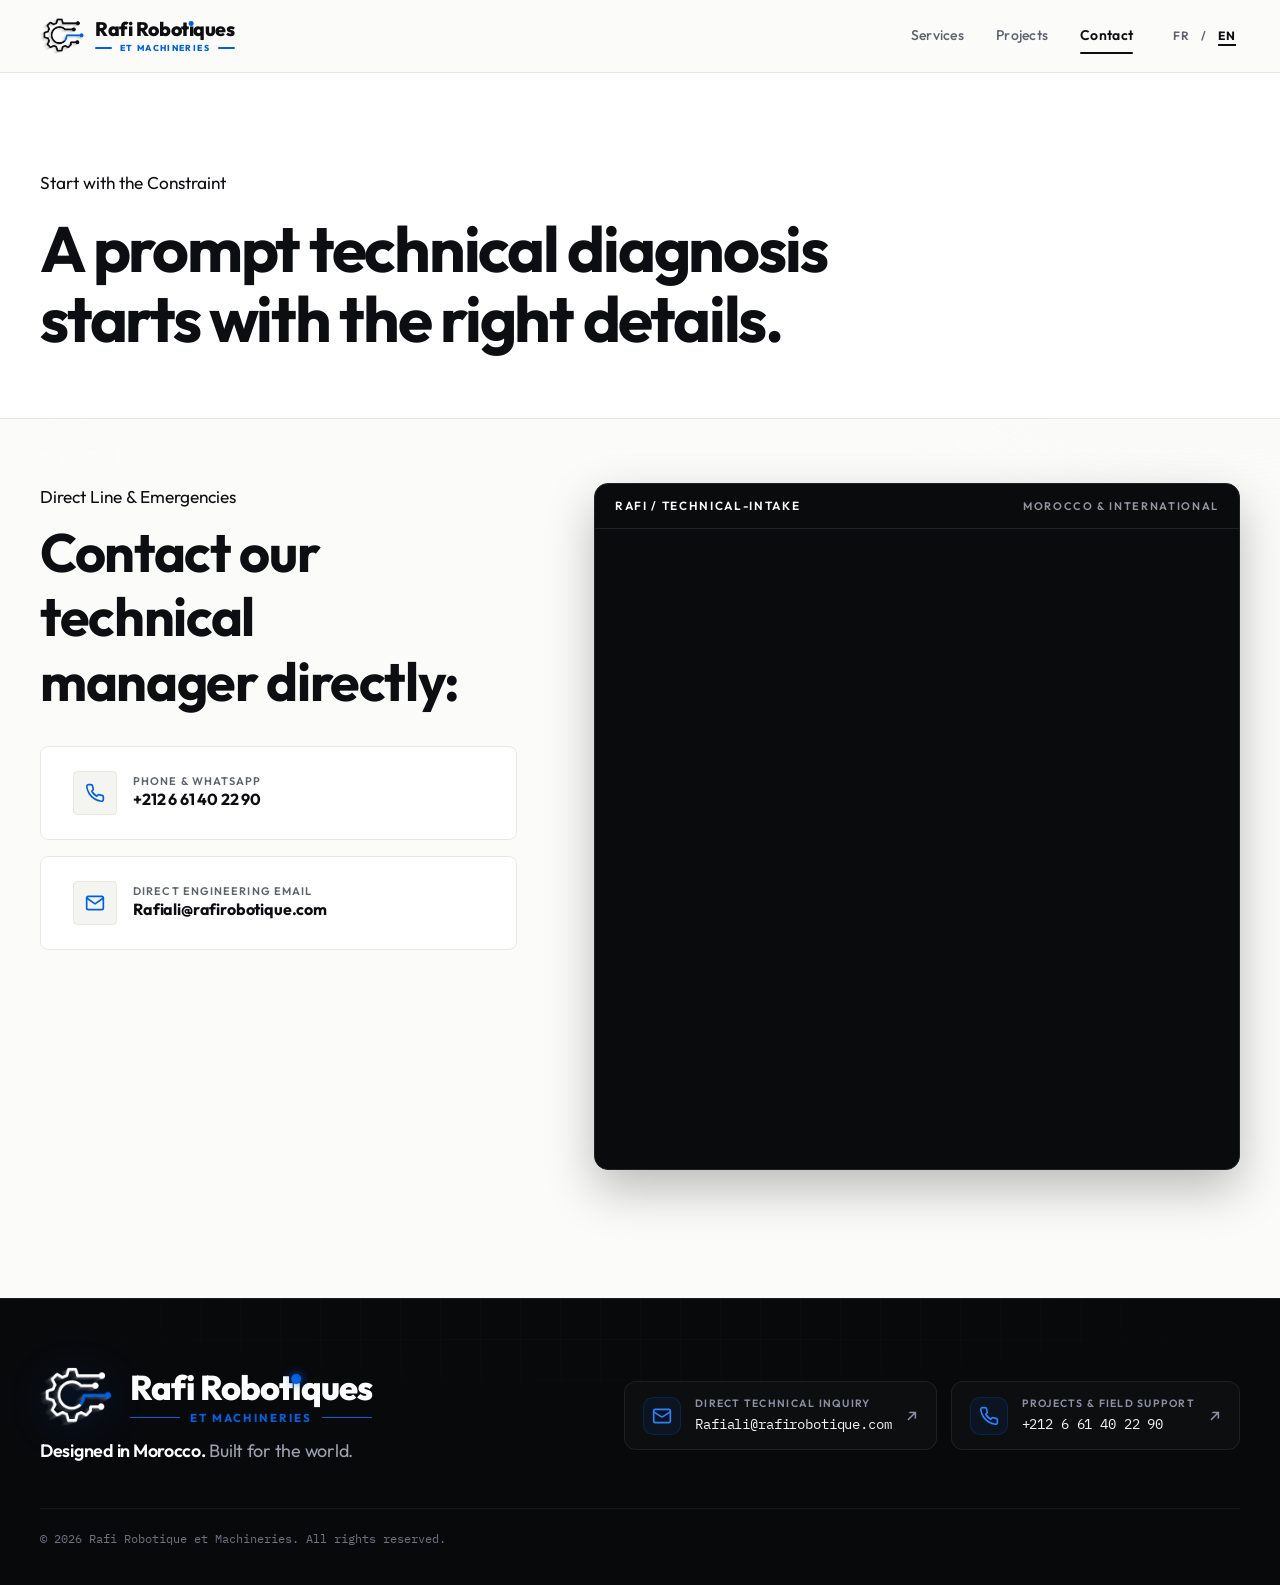
<file: en/contact/index.html>
<!DOCTYPE html>
<html lang="en">
<head>
  <meta charset="UTF-8">
  <meta name="viewport" content="width=device-width, initial-scale=1.0">
  <link rel="icon" href="data:,">
  <link rel="preconnect" href="https://fonts.googleapis.com">
  <link rel="preconnect" href="https://fonts.gstatic.com" crossorigin>
  <link href="https://fonts.googleapis.com/css2?family=Outfit:wght@300;400;500;600;700;800;900&amp;family=Inter:wght@300;400;500;600;700&amp;family=IBM+Plex+Mono:wght@400;500;600&amp;display=swap" rel="stylesheet">
  <title>Contact RAFI | Robotics &amp; Industrial Machinery in Casablanca</title>
  <meta name="description" content="Contact RAFI in Casablanca to discuss an industrial machinery project, CNC retrofit, PLC programming, or mechanical repair.">
  <link rel="canonical" href="https://rafirobotique.com/en/contact/">
  <link rel="alternate" hreflang="fr" href="https://rafirobotique.com/contact/">
  <link rel="alternate" hreflang="fr-MA" href="https://rafirobotique.com/contact/">
  <link rel="alternate" hreflang="en" href="https://rafirobotique.com/en/contact/">
  <link rel="alternate" hreflang="x-default" href="https://rafirobotique.com/contact/">
  <meta name="geo.region" content="MA-06">
  <meta name="geo.placename" content="Casablanca">


  <meta property="og:type" content="website">
  <meta property="og:site_name" content="RAFI Robotics &amp; Machinery">
  <meta property="og:locale" content="en_US">
  <meta property="og:title" content="Contact RAFI | Robotics &amp; Industrial Machinery in Casablanca">
  <meta property="og:description" content="Contact RAFI in Casablanca to discuss an industrial machinery project, CNC retrofit, PLC programming, or mechanical repair.">
  <meta property="og:url" content="https://rafirobotique.com/en/contact/">
  <meta property="og:image" content="https://rafirobotique.com/assets/images/logo/rafi-mark-static.png">
  <meta name="twitter:card" content="summary_large_image">
  <meta name="twitter:title" content="Contact RAFI | Robotics &amp; Industrial Machinery in Casablanca">
  <meta name="twitter:description" content="Contact RAFI in Casablanca to discuss an industrial machinery project, CNC retrofit, PLC programming, or mechanical repair.">
  <meta name="twitter:image" content="https://rafirobotique.com/assets/images/logo/rafi-mark-static.png">
  <link rel="stylesheet" href="../../contact/style.css">
        <meta name="robots" content="index,follow,max-image-preview:large,max-snippet:-1,max-video-preview:-1">
  <meta property="og:locale:alternate" content="fr_MA">
  <meta property="og:image:alt" content="RAFI Robotics and Machinery industrial engineering">
  <meta name="twitter:image:alt" content="RAFI Robotics and Machinery industrial engineering">
  <script type="application/ld+json">
{
  "@context": "https://schema.org",
  "@graph": [
    {
      "@type": "Organization",
      "@id": "https://rafirobotique.com/#organization",
      "name": "Rafi Robotiques et Machineries",
      "alternateName": "RAFI Robotics & Machinery",
      "url": "https://rafirobotique.com/",
      "logo": "https://rafirobotique.com/assets/images/logo/rafi-mark-static.png",
      "email": "Rafiali@rafirobotique.com",
      "telephone": "+212 6 61 40 22 90",
      "description": "Rafi Robotiques et Machineries designs and builds custom industrial machinery, modernizes machine tools through CNC retrofits, programs Siemens PLCs, and diagnoses and repairs industrial machinery in Casablanca, Morocco.",
      "address": {
        "@type": "PostalAddress",
        "addressLocality": "Casablanca",
        "addressRegion": "Casablanca-Settat",
        "addressCountry": "MA"
      },
      "areaServed": {
        "@type": "Country",
        "name": "Morocco"
      },
      "knowsAbout": [
        "Custom industrial machinery design and fabrication",
        "CNC machine-tool retrofitting and modernization",
        "Industrial machinery diagnosis and repair",
        "Siemens PLC programming",
        "Robotic welding and assembly systems"
      ]
    },
    {
      "@type": "WebSite",
      "@id": "https://rafirobotique.com/#website",
      "url": "https://rafirobotique.com/",
      "name": "Rafi Robotiques et Machineries",
      "alternateName": "RAFI Robotics & Machinery",
      "inLanguage": [
        "fr-MA",
        "en"
      ],
      "publisher": {
        "@id": "https://rafirobotique.com/#organization"
      }
    },
    {
      "@type": "BreadcrumbList",
      "itemListElement": [
        {
          "@type": "ListItem",
          "position": 1,
          "name": "Home",
          "item": "https://rafirobotique.com/en/"
        },
        {
          "@type": "ListItem",
          "position": 2,
          "name": "Contact",
          "item": "https://rafirobotique.com/en/contact/"
        }
      ]
    },
    {
      "@type": "WebPage",
      "@id": "https://rafirobotique.com/en/contact/#webpage",
      "url": "https://rafirobotique.com/en/contact/",
      "name": "Contact RAFI | Robotics & Industrial Machinery in Casablanca",
      "inLanguage": "en",
      "isPartOf": {
        "@id": "https://rafirobotique.com/#website"
      },
      "about": {
        "@id": "https://rafirobotique.com/#organization"
      }
    }
  ]
}
  </script>
</head>
<body>
  <a class="skip-link" href="#main-content">Skip to main content</a>

  <header class="site-header" id="site-header" data-astro-cid-isef26zo>
    <div class="header-inner container" data-astro-cid-isef26zo>
      <a class="logo-mark" href="../" aria-label="Rafi Robotiques et Machineries">
        <div class="logo-icon logo-icon--gear" aria-hidden="true">
          <img src="../../assets/images/logo/rafi-pignon.png" alt="" width="44" height="36" class="logo-pignon-img">
        </div>
        <div class="logo-text">
          <div class="logo-title-wrap">
            <span class="logo-brand-title">Rafi Robot<span class="logo-blue-i"><span class="logo-i-dot"></span><span class="logo-i-stem">ı</span></span>ques</span>
          </div>
          <div class="logo-brand-sub">
            <span class="logo-sub-line" aria-hidden="true"></span>
            <span class="logo-sub-tag">ET MACHINERIES</span>
            <span class="logo-sub-line" aria-hidden="true"></span>
          </div>
        </div>
      </a>
      <nav class="desktop-nav" aria-label="Main Navigation" data-astro-cid-isef26zo>
        <a href="../services/" class="nav-link" data-astro-cid-isef26zo>Services</a>
        <a href="../projects/" class="nav-link" data-astro-cid-isef26zo>Projects</a>
        <a href="../contact/" class="nav-link nav-link--contact is-active" aria-current="page" data-astro-cid-isef26zo>Contact</a>
      </nav>
      <div class="header-actions" data-astro-cid-isef26zo>
        <nav class="locale" aria-label="Language" data-astro-cid-nufymefk>
          <a href="../../contact/" aria-label="French" data-astro-cid-nufymefk>FR</a>
          <span aria-hidden="true" data-astro-cid-nufymefk>/</span>
          <a href="../contact/" aria-label="English" aria-current="page" data-astro-cid-nufymefk>EN</a>
        </nav>
        <button class="menu-toggle" type="button" aria-controls="mobile-nav" aria-expanded="false" aria-label="Main menu">
          <span></span>
          <span></span>
          <span></span>
          <b class="sr-only">Open navigation menu</b>
        </button>
      </div>
    </div>
  </header>

  <!-- MOBILE NAVIGATION DRAWER &amp; BACKDROP -->
  <div class="mobile-nav-backdrop" id="mobile-nav-backdrop" aria-hidden="true"></div>
  <nav class="mobile-nav" id="mobile-nav" aria-label="Mobile navigation" aria-hidden="true">
    <div class="mobile-nav__links">
      <a href="../" class="mobile-nav__item" aria-label="Home">
        <span class="mobile-nav__index">01</span>
        <span class="mobile-nav__title">Home</span>
        <span class="mobile-nav__arrow" aria-hidden="true">→</span>
      </a>

      <a href="../services/" class="mobile-nav__item" aria-label="Services">
        <span class="mobile-nav__index">02</span>
        <span class="mobile-nav__title">Services</span>
        <span class="mobile-nav__arrow" aria-hidden="true">→</span>
      </a>

      <a href="../projects/" class="mobile-nav__item" aria-label="Projects">
        <span class="mobile-nav__index">03</span>
        <span class="mobile-nav__title">Projects</span>
        <span class="mobile-nav__arrow" aria-hidden="true">→</span>
      </a>
    </div>

    <!-- PRIMARY ACTION CTA: CONTACT US -->
    <a href="../contact/" class="mobile-nav__cta is-active" aria-current="page" aria-label="Contact Us">
      <span class="mobile-nav__cta-title">
        Contact Us
        <svg width="18" height="18" viewBox="0 0 24 24" fill="none" stroke="currentColor" stroke-width="2.5" stroke-linecap="round" stroke-linejoin="round" aria-hidden="true">
          <path d="M7 17L17 7M17 7H7M17 7V17"/>
        </svg>
      </span>
    </a>

    <!-- QUICK TECHNICAL HOTLINE STRIP -->
    <div class="mobile-nav__hotline">
      <a href="tel:+212661402290" class="mobile-nav__hotline-link" aria-label="Direct engineering line">
        <span class="mobile-nav__hotline-icon" aria-hidden="true">
          <svg width="14" height="14" viewBox="0 0 24 24" fill="none" stroke="currentColor" stroke-width="2" stroke-linecap="round" stroke-linejoin="round"><path d="M22 16.92v3a2 2 0 0 1-2.18 2 19.79 19.79 0 0 1-8.63-3.07 19.5 19.5 0 0 1-6-6 19.79 19.79 0 0 1-3.07-8.67A2 2 0 0 1 4.11 2h3a2 2 0 0 1 2 1.72 12.84 12.84 0 0 0 .7 2.81 2 2 0 0 1-.45 2.11L8.09 9.91a16 16 0 0 0 6 6l1.27-1.27a2 2 0 0 1 2.11-.45 12.84 12.84 0 0 0 2.81.7A2 2 0 0 1 22 16.92z"/></svg>
        </span>
        <span class="mobile-nav__hotline-val">+212 6 61 40 22 90</span>
      </a>
      <a href="mailto:Rafiali@rafirobotique.com" class="mobile-nav__hotline-link" aria-label="Engineering inquiry email">
        <span class="mobile-nav__hotline-icon" aria-hidden="true">
          <svg width="14" height="14" viewBox="0 0 24 24" fill="none" stroke="currentColor" stroke-width="2" stroke-linecap="round" stroke-linejoin="round"><rect width="20" height="16" x="2" y="4" rx="2"/><path d="m22 7-8.97 5.7a1.94 1.94 0 0 1-2.06 0L2 7"/></svg>
        </span>
        <span class="mobile-nav__hotline-val">Rafiali@rafirobotique.com</span>
      </a>
    </div>
  </nav>

  <script>
    const header = document.querySelector('#site-header');
    const menu = document.querySelector('.menu-toggle');
    const nav = document.querySelector('#mobile-nav');
    const backdrop = document.querySelector('#mobile-nav-backdrop');

    function toggleMenu(forceOpen) {
      const currentOpen = menu?.getAttribute('aria-expanded') === 'true';
      const open = forceOpen !== undefined ? forceOpen : !currentOpen;
      menu?.setAttribute('aria-expanded', String(open));
      nav?.classList.toggle('is-open', open);
      nav?.setAttribute('aria-hidden', String(!open));
      backdrop?.classList.toggle('is-open', open);
      backdrop?.setAttribute('aria-hidden', String(!open));
      document.body.classList.toggle('menu-open', open);
    }

    menu?.addEventListener('click', () => toggleMenu());
    backdrop?.addEventListener('click', () => toggleMenu(false));
    document.addEventListener('keydown', (e) => {
      if (e.key === 'Escape' && menu?.getAttribute('aria-expanded') === 'true') {
        toggleMenu(false);
      }
    });

    nav?.querySelectorAll('a').forEach(link => {
      link.addEventListener('click', () => toggleMenu(false));
    });

    window.addEventListener('scroll', () => header?.classList.toggle('is-scrolled', window.scrollY > 12), { passive: true });
  </script>

  <main id="main-content">
    <div class="contact-page" data-astro-cid-qjvhfxcr>
      <!-- Hero Header -->
      <section class="contact-hero" data-astro-cid-qjvhfxcr>
        <div class="container" data-astro-cid-qjvhfxcr>
          <p class="section-kicker" data-astro-cid-qjvhfxcr>Start with the Constraint</p>
          <h1 data-astro-cid-qjvhfxcr>A prompt technical diagnosis starts with the right details.</h1>
        </div>
      </section>

      <!-- Main Interactive Intake &amp; Direct Contact Grid -->
      <section class="contact-main section" data-astro-cid-qjvhfxcr>
        <div class="container contact-grid" data-astro-cid-qjvhfxcr>
          <!-- Left Sidebar: Direct Line &amp; Context -->
          <div class="contact-sidebar" data-astro-cid-qjvhfxcr>
            <div class="sidebar-block" data-astro-cid-qjvhfxcr>
              <p class="section-kicker" data-astro-cid-qjvhfxcr>Direct Line &amp; Emergencies</p>
              <h2 data-astro-cid-qjvhfxcr>Contact our technical manager directly:</h2>
              <div class="contact-cards" data-astro-cid-qjvhfxcr>
                <a href="tel:+212661402290" class="direct-card direct-card--phone" data-astro-cid-qjvhfxcr>
                  <div class="direct-card__icon" aria-hidden="true" data-astro-cid-qjvhfxcr>
                    <svg xmlns="http://www.w3.org/2000/svg" width="20" height="20" viewBox="0 0 24 24" fill="none" stroke="currentColor" stroke-width="2" stroke-linecap="round" stroke-linejoin="round" data-astro-cid-qjvhfxcr><path d="M22 16.92v3a2 2 0 0 1-2.18 2 19.79 19.79 0 0 1-8.63-3.07 19.5 19.5 0 0 1-6-6 19.79 19.79 0 0 1-3.07-8.67A2 2 0 0 1 4.11 2h3a2 2 0 0 1 2 1.72 12.84 12.84 0 0 0 .7 2.81 2 2 0 0 1-.45 2.11L8.09 9.91a16 16 0 0 0 6 6l1.27-1.27a2 2 0 0 1 2.11-.45 12.84 12.84 0 0 0 2.81.7A2 2 0 0 1 22 16.92z" data-astro-cid-qjvhfxcr></path></svg>
                  </div>
                  <div class="direct-card__info" data-astro-cid-qjvhfxcr>
                    <span data-astro-cid-qjvhfxcr>Phone &amp; WhatsApp</span>
                    <strong data-astro-cid-qjvhfxcr>+212 6 61 40 22 90</strong>
                  </div>
                </a>

                <a href="mailto:Rafiali@rafirobotique.com" class="direct-card direct-card--email" data-astro-cid-qjvhfxcr>
                  <div class="direct-card__icon" aria-hidden="true" data-astro-cid-qjvhfxcr>
                    <svg xmlns="http://www.w3.org/2000/svg" width="20" height="20" viewBox="0 0 24 24" fill="none" stroke="currentColor" stroke-width="2" stroke-linecap="round" stroke-linejoin="round" data-astro-cid-qjvhfxcr><path d="M4 4h16c1.1 0 2 .9 2 2v12c0 1.1-.9 2-2 2H4c-1.1 0-2-.9-2-2V6c0-1.1.9-2 2-2z" data-astro-cid-qjvhfxcr></path><polyline points="22,6 12,13 2,6" data-astro-cid-qjvhfxcr></polyline></svg>
                  </div>
                  <div class="direct-card__info" data-astro-cid-qjvhfxcr>
                    <span data-astro-cid-qjvhfxcr>Direct Engineering Email</span>
                    <strong data-astro-cid-qjvhfxcr>Rafiali@rafirobotique.com</strong>
                  </div>
                </a>
              </div>
            </div>
          </div>

          <!-- Right Side: The Embedded Tally Intake Form -->
          <div class="contact-form-slot" data-astro-cid-qjvhfxcr>
            <div class="tally-wrap" data-astro-cid-5pmdpn63>
              <div class="tally-head" data-astro-cid-5pmdpn63>
                <span class="section-kicker" data-astro-cid-5pmdpn63>RAFI / TECHNICAL-INTAKE</span>
                <span class="tally-ref" data-astro-cid-5pmdpn63>MOROCCO &amp; INTERNATIONAL</span>
              </div>
              <iframe data-tally-src="https://tally.so/embed/GxAWYO?alignLeft=1&amp;hideTitle=1&amp;transparentBackground=1&amp;dynamicHeight=1" loading="lazy" width="100%" height="640" frameborder="0" marginheight="0" marginwidth="0" title="Technical Specifications &amp; Project Intake" data-astro-cid-5pmdpn63></iframe>
            </div>
            <script>
              const tallyRoot = document.querySelector('.tally-wrap');
              let tallyLoaded = false;
              const loadTally = () => {
                if (tallyLoaded) return;
                tallyLoaded = true;
                const script = document.createElement('script');
                script.async = true;
                script.src = 'https://tally.so/widgets/embed.js';
                script.onload = () => window.Tally?.loadEmbeds();
                document.head.appendChild(script);
              };
              if (tallyRoot) {
                const tallyObserver = new IntersectionObserver(([entry]) => {
                  if (entry.isIntersecting) {
                    loadTally();
                    tallyObserver.disconnect();
                  }
                }, { rootMargin: '240px' });
                tallyObserver.observe(tallyRoot);
              }
            </script>
          </div>
        </div>
      </section>
    </div>
  </main>

  <footer class="site-footer" id="site-footer">
    <div class="footer-ambient-grid" aria-hidden="true"></div>

    <div class="container footer-console">
      <!-- Row 1: Brand Anchor + Motto + Direct Contact Hub -->
      <div class="footer-top-deck">
        <div class="footer-identity-block">
          <a class="footer-brand footer-brand--large" href="../" aria-label="Rafi Robotiques et Machineries — Home">
            <div class="footer-brand__mark" aria-hidden="true">
              <img src="../../assets/images/logo/rafi-pignon-white.png" alt="" width="68" height="56" class="footer-pignon-img">
            </div>
            <div class="footer-brand__text">
              <div class="footer-brand__title-row">
                <span class="footer-brand__title">Rafi Robot<span class="footer-blue-i"><span class="footer-i-dot"></span><span class="footer-i-stem">ı</span></span>ques</span>
              </div>
              <div class="footer-brand__subtitle-row">
                <span class="footer-sub-line" aria-hidden="true"></span>
                <span class="footer-sub-tag">ET MACHINERIES</span>
                <span class="footer-sub-line" aria-hidden="true"></span>
              </div>
            </div>
          </a>

          <!-- Official Company Motto -->
          <p class="footer-motto">
            <span class="footer-motto__highlight">Designed in Morocco.</span> Built for the world.
          </p>
        </div>

        <!-- Tactical Direct Engineer Action Cards -->
        <div class="footer-action-deck">
          <a href="mailto:Rafiali@rafirobotique.com" class="footer-contact-capsule" aria-label="Email Rafiali@rafirobotique.com">
            <div class="capsule-icon-box" aria-hidden="true">
              <svg width="20" height="20" viewBox="0 0 24 24" fill="none" stroke="currentColor" stroke-width="2" stroke-linecap="round" stroke-linejoin="round">
                <rect width="20" height="16" x="2" y="4" rx="2"></rect>
                <path d="m22 7-8.97 5.7a1.94 1.94 0 0 1-2.06 0L2 7"></path>
              </svg>
            </div>
            <div class="capsule-body">
              <span class="capsule-kicker">Direct Technical Inquiry</span>
              <span class="capsule-value">Rafiali@rafirobotique.com</span>
            </div>
            <div class="capsule-arrow" aria-hidden="true">↗</div>
          </a>

          <a href="tel:+212661402290" class="footer-contact-capsule" aria-label="Call direct engineering hotline +212 6 61 40 22 90">
            <div class="capsule-icon-box" aria-hidden="true">
              <svg width="20" height="20" viewBox="0 0 24 24" fill="none" stroke="currentColor" stroke-width="2" stroke-linecap="round" stroke-linejoin="round">
                <path d="M22 16.92v3a2 2 0 0 1-2.18 2 19.79 19.79 0 0 1-8.63-3.07 19.5 19.5 0 0 1-6-6 19.79 19.79 0 0 1-3.07-8.67A2 2 0 0 1 4.11 2h3a2 2 0 0 1 2 1.72 12.84 12.84 0 0 0 .7 2.81 2 2 0 0 1-.45 2.11L8.09 9.91a16 16 0 0 0 6 6l1.27-1.27a2 2 0 0 1 2.11-.45 12.84 12.84 0 0 0 2.81.7A2 2 0 0 1 22 16.92z"></path>
              </svg>
            </div>
            <div class="capsule-body">
              <span class="capsule-kicker">Projects &amp; Field Support</span>
              <span class="capsule-value">+212 6 61 40 22 90</span>
            </div>
            <div class="capsule-arrow" aria-hidden="true">↗</div>
          </a>
        </div>
      </div>

      <!-- Terminal Meta Bar (Legal Copyright) -->
      <div class="footer-terminal-bar">
        <span class="terminal-text">© 2026 Rafi Robotique et Machineries. All rights reserved.</span>
      </div>
    </div>
  </footer>

  <script>
    const revealTargets = document.querySelectorAll('main section, main .section, main .sidebar-block, main .contact-cards a');
    revealTargets.forEach((el, index) => {
      el.classList.add('scroll-reveal');
      el.style.setProperty('--reveal-order', String(index));
      el.dataset.revealDelay = String(Math.min(index % 4, 3));
    });
    const revealObserver = new IntersectionObserver((entries, observer) => {
      entries.forEach((entry) => {
        if (entry.isIntersecting) {
          entry.target.classList.add('is-visible');
          observer.unobserve(entry.target);
        }
      });
    }, { threshold: 0.02, rootMargin: '50px 0px -5% 0px' });
    revealTargets.forEach((el) => revealObserver.observe(el));
  </script>
</body>
</html>
</file>
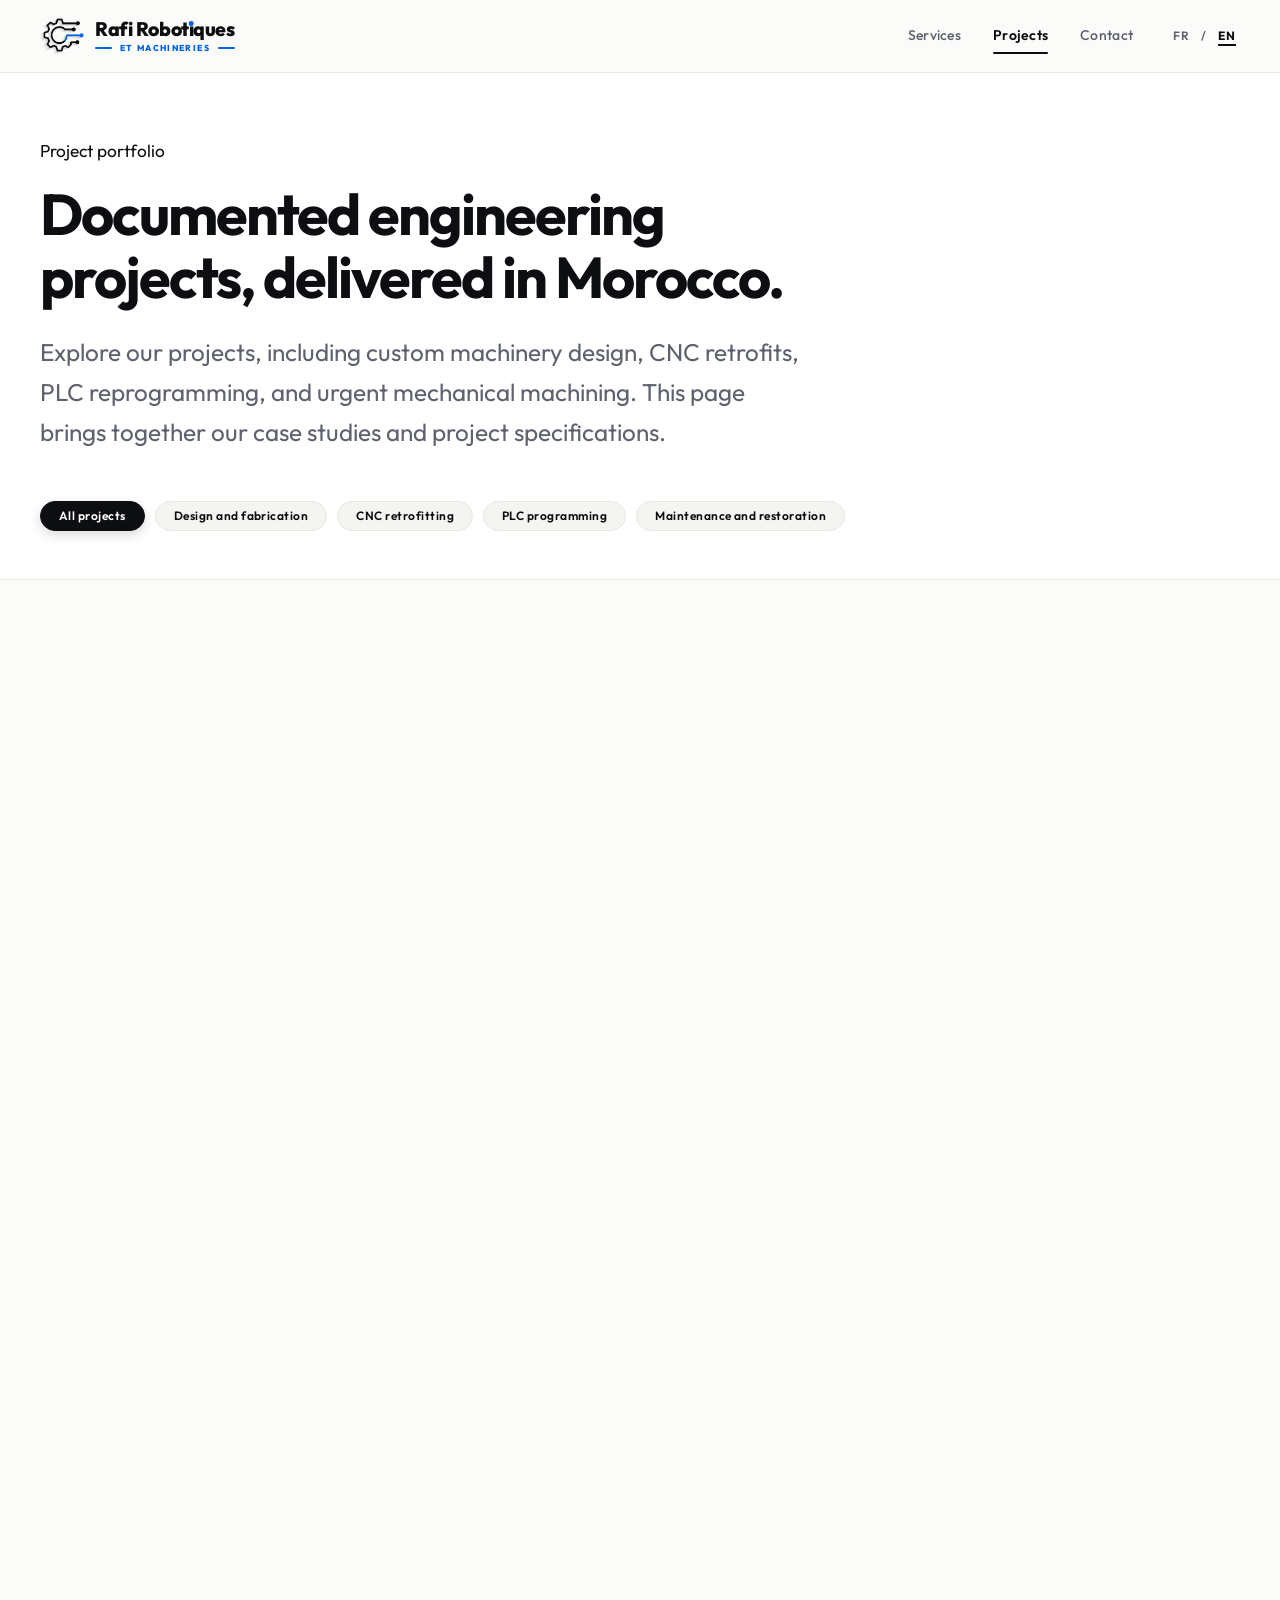
<file: en/projects/index.html>
<!DOCTYPE html><html lang="en"><head><meta charset="UTF-8"><meta name="viewport" content="width=device-width"><link rel="icon" href="data:,"><link rel="preconnect" href="https://fonts.googleapis.com"><link rel="preconnect" href="https://fonts.gstatic.com" crossorigin><link href="https://fonts.googleapis.com/css2?family=Outfit:wght@300;400;500;600;700;800;900&amp;family=Inter:wght@300;400;500;600;700&amp;family=IBM+Plex+Mono:wght@400;500;600&amp;display=swap" rel="stylesheet"><title>Industrial Projects | RAFI Robotics &amp; Machinery — Case Studies</title><meta name="description" content="Explore RAFI's industrial projects in Morocco, including robotic welding systems, PLC reprogramming, CNC retrofits, and mechanical repairs."><link rel="canonical" href="https://rafirobotique.com/en/projects/">
  <link rel="alternate" hreflang="fr" href="https://rafirobotique.com/realisations/">
  <link rel="alternate" hreflang="fr-MA" href="https://rafirobotique.com/realisations/">
  <link rel="alternate" hreflang="en" href="https://rafirobotique.com/en/projects/">
  <link rel="alternate" hreflang="x-default" href="https://rafirobotique.com/realisations/"><meta name="geo.region" content="MA-06"><meta name="geo.placename" content="Casablanca"><meta property="og:type" content="website"><meta property="og:site_name" content="Rafi Robotique et Machineries"><meta property="og:locale" content="en_US"><meta property="og:title" content="Industrial Projects | RAFI Robotics &amp; Machinery — Case Studies"><meta property="og:description" content="Explore RAFI's industrial projects in Morocco, including robotic welding systems, PLC reprogramming, CNC retrofits, and mechanical repairs."><meta property="og:url" content="https://rafirobotique.com/en/projects/"><meta property="og:image" content="https://rafirobotique.com/assets/images/logo/rafi-mark-static.png"><meta name="twitter:card" content="summary_large_image"><meta name="twitter:title" content="Industrial Projects | RAFI Robotics &amp; Machinery — Case Studies"><meta name="twitter:description" content="Explore RAFI's industrial projects in Morocco, including robotic welding systems, PLC reprogramming, CNC retrofits, and mechanical repairs."><meta name="twitter:image" content="https://rafirobotique.com/assets/images/logo/rafi-mark-static.png"><link rel="stylesheet" href="../../realisations/style.css">
        <meta name="robots" content="index,follow,max-image-preview:large,max-snippet:-1,max-video-preview:-1">
  <meta property="og:locale:alternate" content="fr_MA">
  <meta property="og:image:alt" content="RAFI Robotics and Machinery industrial engineering">
  <meta name="twitter:image:alt" content="RAFI Robotics and Machinery industrial engineering">
  <script type="application/ld+json">
{
  "@context": "https://schema.org",
  "@graph": [
    {
      "@type": "Organization",
      "@id": "https://rafirobotique.com/#organization",
      "name": "Rafi Robotiques et Machineries",
      "alternateName": "RAFI Robotics & Machinery",
      "url": "https://rafirobotique.com/",
      "logo": "https://rafirobotique.com/assets/images/logo/rafi-mark-static.png",
      "email": "Rafiali@rafirobotique.com",
      "telephone": "+212 6 61 40 22 90",
      "description": "Rafi Robotiques et Machineries designs and builds custom industrial machinery, modernizes machine tools through CNC retrofits, programs Siemens PLCs, and diagnoses and repairs industrial machinery in Casablanca, Morocco.",
      "address": {
        "@type": "PostalAddress",
        "addressLocality": "Casablanca",
        "addressRegion": "Casablanca-Settat",
        "addressCountry": "MA"
      },
      "areaServed": {
        "@type": "Country",
        "name": "Morocco"
      },
      "knowsAbout": [
        "Custom industrial machinery design and fabrication",
        "CNC machine-tool retrofitting and modernization",
        "Industrial machinery diagnosis and repair",
        "Siemens PLC programming",
        "Robotic welding and assembly systems"
      ]
    },
    {
      "@type": "WebSite",
      "@id": "https://rafirobotique.com/#website",
      "url": "https://rafirobotique.com/",
      "name": "Rafi Robotiques et Machineries",
      "alternateName": "RAFI Robotics & Machinery",
      "inLanguage": [
        "fr-MA",
        "en"
      ],
      "publisher": {
        "@id": "https://rafirobotique.com/#organization"
      }
    },
    {
      "@type": "BreadcrumbList",
      "itemListElement": [
        {
          "@type": "ListItem",
          "position": 1,
          "name": "Home",
          "item": "https://rafirobotique.com/"
        },
        {
          "@type": "ListItem",
          "position": 2,
          "name": "Projects & Case Studies",
          "item": "https://rafirobotique.com/realisations/"
        }
      ]
    },
    {
      "@type": "WebPage",
      "@id": "https://rafirobotique.com/en/projects/#webpage",
      "url": "https://rafirobotique.com/en/projects/",
      "name": "Industrial Projects | RAFI Robotics & Machinery — Case Studies",
      "inLanguage": "en",
      "isPartOf": {
        "@id": "https://rafirobotique.com/#website"
      },
      "about": {
        "@id": "https://rafirobotique.com/#organization"
      }
    }
  ]
}
  </script>
</head><body><!-- THESIS: A technical design system for industrial precision, refusing the generic SaaS dashboard. OWN-WORLD: paper surfaces, cool path lines, compact mono data, and ember action points. STORY: visitors should read the system as dependable, precise, and ready for real implementation. FIRST VIEWPORT: wordmark and locale at top, a proof-led offer below, primary contact action in the hero. FORM: brand landing page, position 1, brief-pinned direction. FINISH: unreviewed and undocumented is unfinished; this build ends with the finish review, the verdict, and DESIGN.md --><a class="skip-link" href="#main-content">Skip to main content</a><header class="site-header" id="site-header" data-astro-cid-isef26zo><div class="header-inner container" data-astro-cid-isef26zo><a class="logo-mark" href="../" aria-label="Rafi Robotiques et Machineries"><div class="logo-icon logo-icon--gear" aria-hidden="true"><img src="../../assets/images/logo/rafi-pignon.png" alt="" width="44" height="36" class="logo-pignon-img"></div><div class="logo-text"><div class="logo-title-wrap"><span class="logo-brand-title">Rafi Robot<span class="logo-blue-i"><span class="logo-i-dot"></span><span class="logo-i-stem">ı</span></span>ques</span></div><div class="logo-brand-sub"><span class="logo-sub-line" aria-hidden="true"></span><span class="logo-sub-tag">ET MACHINERIES</span><span class="logo-sub-line" aria-hidden="true"></span></div></div></a><nav class="desktop-nav" aria-label="Main Navigation" data-astro-cid-isef26zo><a href="../services/" class="nav-link" data-astro-cid-isef26zo>Services</a><a href="../projects/" class="nav-link is-active" aria-current="page" data-astro-cid-isef26zo>Projects</a><a href="../contact/" class="nav-link nav-link--contact" data-astro-cid-isef26zo>Contact</a></nav><div class="header-actions" data-astro-cid-isef26zo><nav class="locale" aria-label="Language" data-astro-cid-nufymefk><a href="../../realisations/" aria-label="French" data-astro-cid-nufymefk>FR</a><span aria-hidden="true" data-astro-cid-nufymefk>/</span><a href="../projects/" aria-label="English" aria-current="page" data-astro-cid-nufymefk>EN</a></nav>        <button class="menu-toggle" type="button" aria-controls="mobile-nav" aria-expanded="false" aria-label="Menu principal">
          <span></span>
          <span></span>
          <span></span>
          <b class="sr-only">Open navigation menu</b>
        </button>
      </div>
    </div>
  </header>

  <!-- MOBILE NAVIGATION DRAWER &amp; BACKDROP -->
  <div class="mobile-nav-backdrop" id="mobile-nav-backdrop" aria-hidden="true"></div>
  <nav class="mobile-nav" id="mobile-nav" aria-label="Mobile navigation" aria-hidden="true">
    <div class="mobile-nav__links">
      <a href="../" class="mobile-nav__item" aria-label="Home">
        <span class="mobile-nav__index">01</span>
        <span class="mobile-nav__title">Home</span>
        <span class="mobile-nav__arrow" aria-hidden="true">→</span>
      </a>

      <a href="../services/" class="mobile-nav__item" aria-label="Services">
        <span class="mobile-nav__index">02</span>
        <span class="mobile-nav__title">Services</span>
        <span class="mobile-nav__arrow" aria-hidden="true">→</span>
      </a>

      <a href="../projects/" class="mobile-nav__item is-active" aria-current="page" aria-label="Projects">
        <span class="mobile-nav__index">03</span>
        <span class="mobile-nav__title">Projects</span>
        <span class="mobile-nav__arrow" aria-hidden="true">→</span>
      </a>
    </div>

    <!-- PRIMARY ACTION CTA: CONTACT US -->
    <a href="../contact/" class="mobile-nav__cta" aria-label="Contact Us">
      <span class="mobile-nav__cta-title">
        Contact Us
        <svg width="18" height="18" viewBox="0 0 24 24" fill="none" stroke="currentColor" stroke-width="2.5" stroke-linecap="round" stroke-linejoin="round" aria-hidden="true">
          <path d="M7 17L17 7M17 7H7M17 7V17"/>
        </svg>
      </span>
    </a>

    <!-- QUICK TECHNICAL HOTLINE STRIP -->
    <div class="mobile-nav__hotline">
      <a href="tel:+212661402290" class="mobile-nav__hotline-link" aria-label="Direct engineering line">
        <span class="mobile-nav__hotline-icon" aria-hidden="true">
          <svg width="14" height="14" viewBox="0 0 24 24" fill="none" stroke="currentColor" stroke-width="2" stroke-linecap="round" stroke-linejoin="round"><path d="M22 16.92v3a2 2 0 0 1-2.18 2 19.79 19.79 0 0 1-8.63-3.07 19.5 19.5 0 0 1-6-6 19.79 19.79 0 0 1-3.07-8.67A2 2 0 0 1 4.11 2h3a2 2 0 0 1 2 1.72 12.84 12.84 0 0 0 .7 2.81 2 2 0 0 1-.45 2.11L8.09 9.91a16 16 0 0 0 6 6l1.27-1.27a2 2 0 0 1 2.11-.45 12.84 12.84 0 0 0 2.81.7A2 2 0 0 1 22 16.92z"/></svg>
        </span>
        <span class="mobile-nav__hotline-val">+212 6 61 40 22 90</span>
      </a>
      <a href="mailto:Rafiali@rafirobotique.com" class="mobile-nav__hotline-link" aria-label="Engineering inquiry email">
        <span class="mobile-nav__hotline-icon" aria-hidden="true">
          <svg width="14" height="14" viewBox="0 0 24 24" fill="none" stroke="currentColor" stroke-width="2" stroke-linecap="round" stroke-linejoin="round"><rect width="20" height="16" x="2" y="4" rx="2"/><path d="m22 7-8.97 5.7a1.94 1.94 0 0 1-2.06 0L2 7"/></svg>
        </span>
        <span class="mobile-nav__hotline-val">Rafiali@rafirobotique.com</span>
      </a>
    </div>
  </nav>

  <script>
    const header = document.querySelector('#site-header');
    const menu = document.querySelector('.menu-toggle');
    const nav = document.querySelector('#mobile-nav');
    const backdrop = document.querySelector('#mobile-nav-backdrop');

    function toggleMenu(forceOpen) {
      const currentOpen = menu?.getAttribute('aria-expanded') === 'true';
      const open = forceOpen !== undefined ? forceOpen : !currentOpen;
      menu?.setAttribute('aria-expanded', String(open));
      nav?.classList.toggle('is-open', open);
      nav?.setAttribute('aria-hidden', String(!open));
      backdrop?.classList.toggle('is-open', open);
      backdrop?.setAttribute('aria-hidden', String(!open));
      document.body.classList.toggle('menu-open', open);
    }

    menu?.addEventListener('click', () => toggleMenu());
    backdrop?.addEventListener('click', () => toggleMenu(false));
    document.addEventListener('keydown', (e) => {
      if (e.key === 'Escape' && menu?.getAttribute('aria-expanded') === 'true') {
        toggleMenu(false);
      }
    });

    nav?.querySelectorAll('a').forEach(link => {
      link.addEventListener('click', () => toggleMenu(false));
    });

    window.addEventListener('scroll', () => header?.classList.toggle('is-scrolled', window.scrollY > 12), { passive: true });
  </script><main id="main-content"><!-- Hero Section --><section class="portfolio-hero" data-astro-cid-hpf2fkpy><div class="container" data-astro-cid-hpf2fkpy><p class="section-kicker" data-astro-cid-hpf2fkpy>Project portfolio</p><h1 data-astro-cid-hpf2fkpy>Documented engineering projects, delivered in Morocco.</h1><p class="hero-desc" data-astro-cid-hpf2fkpy>Explore our projects, including custom machinery design, CNC retrofits, PLC reprogramming, and urgent mechanical machining. This page brings together our case studies and project specifications.</p><!-- Interactive Filter Buttons --><div class="filter-bar" role="tablist" aria-label="Filter by capability" data-astro-cid-hpf2fkpy><button class="filter-btn active" data-filter="all" data-astro-cid-hpf2fkpy>All projects</button><button class="filter-btn" data-filter="conception-fabrication" data-astro-cid-hpf2fkpy>Design and fabrication</button><button class="filter-btn" data-filter="numerisation-retrofitage" data-astro-cid-hpf2fkpy>CNC retrofitting</button><button class="filter-btn" data-filter="programmation" data-astro-cid-hpf2fkpy>PLC programming</button><button class="filter-btn" data-filter="reparation" data-astro-cid-hpf2fkpy>Maintenance and restoration</button></div></div></section><!-- Master Realisations Feed (All Projects Consolidated on This Page) --><main class="master-portfolio-feed" data-astro-cid-hpf2fkpy><div class="container" data-astro-cid-hpf2fkpy><div class="projects-stack" data-astro-cid-hpf2fkpy><article id="armasteel-robot-soudage" class="project-case-block" data-domain="conception-fabrication" data-astro-cid-hpf2fkpy><article class="glow-card glow-card--default project-card-container" data-astro-cid-mtdwne6d><div class="glow-card__spotlight" aria-hidden="true" data-astro-cid-mtdwne6d></div><div class="glow-card__content" data-astro-cid-mtdwne6d><div class="case-header" data-astro-cid-hpf2fkpy><div class="case-header__top-row" data-astro-cid-hpf2fkpy><div class="client-ident" data-astro-cid-hpf2fkpy><div class="client-logo-box" data-astro-cid-hpf2fkpy><img src="../../assets/images/clients/ArmaSteel.webp" alt="Armasteel" class="client-mini-logo" data-astro-cid-hpf2fkpy></div><span class="client-name" data-astro-cid-hpf2fkpy>Armasteel</span></div><div class="header-badges" data-astro-cid-hpf2fkpy><a href="../services/#conception" class="service-pill-link" data-astro-cid-hpf2fkpy><span data-astro-cid-hpf2fkpy>Custom Design</span></a><span class="badge badge--neutral" data-astro-cid-gysip5ha>Delivered</span><span class="duration-badge" data-astro-cid-hpf2fkpy>6 months</span></div></div><h2 data-astro-cid-hpf2fkpy>Two 5-axis welding robots — 16 meters of linear travel</h2><p class="case-lead-summary" data-astro-cid-hpf2fkpy>Complete design, 3D modeling, fabrication, and programming of two 5-axis welding robots with real-time infrared tracking and 16 meters of linear travel for Armasteel.</p></div>
    <div class="case-carousel" data-case-carousel data-total="5" data-astro-cid-hpf2fkpy>
      <div class="case-carousel__stage" data-astro-cid-hpf2fkpy>
        <div class="case-carousel__track" tabindex="0" role="region" aria-label="Interactive project showcase" data-astro-cid-hpf2fkpy>
        <div class="case-carousel__slide" data-slide-index="0">
          <img src="../../assets/images/realisations/armasteel-robot-soudage/testing-1.webp" alt="Twin 5-axis welding robots on 16-meter linear track" class="case-carousel__img" loading="lazy" data-astro-cid-hpf2fkpy>
        </div>
        <div class="case-carousel__slide" data-slide-index="1">
          <img src="../../assets/images/realisations/armasteel-robot-soudage/cad-design.webp" alt="Autodesk Inventor 3D CAD modeling and kinematic simulation" class="case-carousel__img" loading="lazy" data-astro-cid-hpf2fkpy>
        </div>
        <div class="case-carousel__slide" data-slide-index="2">
          <img src="../../assets/images/realisations/armasteel-robot-soudage/assembly-1.webp" alt="Mechanical structural frame fabrication and assembly" class="case-carousel__img" loading="lazy" data-astro-cid-hpf2fkpy>
        </div>
        <div class="case-carousel__slide" data-slide-index="3">
          <img src="../../assets/images/realisations/armasteel-robot-soudage/assembly-2.webp" alt="AC servo motor cabling and control cabinet integration" class="case-carousel__img" loading="lazy" data-astro-cid-hpf2fkpy>
        </div>
        <div class="case-carousel__slide" data-slide-index="4">
          <img src="../../assets/images/realisations/armasteel-robot-soudage/testing-2.webp" alt="Automated weld seam quality testing on test bench" class="case-carousel__img" loading="lazy" data-astro-cid-hpf2fkpy>
        </div>
        </div>
      <div class="case-carousel__ui" data-astro-cid-hpf2fkpy>
        <div class="case-carousel__counter" data-astro-cid-hpf2fkpy>
          <span class="case-carousel__dot-pulse" aria-hidden="true"></span>
          <span class="case-carousel__cur">01</span>
          <span class="case-carousel__sep">/</span>
          <span class="case-carousel__total">05</span>
        </div>
        <div class="case-carousel__nav" data-astro-cid-hpf2fkpy>
          <div class="case-carousel__dots" role="tablist" aria-label="Photos du projet" data-astro-cid-hpf2fkpy>
              <button class="case-carousel__dot is-active" type="button" data-dot-index="0" aria-label="Afficher la photo 1"></button>
              <button class="case-carousel__dot " type="button" data-dot-index="1" aria-label="Afficher la photo 2"></button>
              <button class="case-carousel__dot " type="button" data-dot-index="2" aria-label="Afficher la photo 3"></button>
              <button class="case-carousel__dot " type="button" data-dot-index="3" aria-label="Afficher la photo 4"></button>
              <button class="case-carousel__dot " type="button" data-dot-index="4" aria-label="Afficher la photo 5"></button>
          </div>
          <div class="case-carousel__arrows" data-astro-cid-hpf2fkpy>
            <button class="case-carousel__arrow case-carousel__arrow--prev" type="button" aria-label="Previous photo">
              <svg width="18" height="18" viewBox="0 0 24 24" fill="none" stroke="currentColor" stroke-width="2.5" stroke-linecap="round" stroke-linejoin="round"><polyline points="15 18 9 12 15 6"/></svg>
            </button>
            <button class="case-carousel__arrow case-carousel__arrow--next" type="button" aria-label="Next photo">
              <svg width="18" height="18" viewBox="0 0 24 24" fill="none" stroke="currentColor" stroke-width="2.5" stroke-linecap="round" stroke-linejoin="round"><polyline points="9 18 15 12 9 6"/></svg>
            </button>
          </div>
        </div>
      </div>
      </div>
    </div><div class="case-narrative-grid" data-astro-cid-hpf2fkpy><div class="narrative-col challenge-col" data-astro-cid-hpf2fkpy><div class="narrative-badge" data-astro-cid-hpf2fkpy><span class="col-number" data-astro-cid-hpf2fkpy>01</span><h3 data-astro-cid-hpf2fkpy>The Industrial Challenge</h3></div><p data-astro-cid-hpf2fkpy>Armasteel needed an automated system to make continuous, uniform welds on long steel profiles up to 16 meters, while maintaining consistency across different welding angles.</p></div><div class="narrative-col solution-col" data-astro-cid-hpf2fkpy><div class="narrative-badge" data-astro-cid-hpf2fkpy><span class="col-number" data-astro-cid-hpf2fkpy>02</span><h3 data-astro-cid-hpf2fkpy>Deployed Engineering &amp; Method</h3></div><p data-astro-cid-hpf2fkpy>RAFI Robotiques et Machineries designed a 5-axis robotic system mounted on a 16-meter linear rail. Infrared sensors adjust the feed speed in real time to match the welding angle. We also developed a robust, easy-to-use operator interface.</p></div><div class="narrative-col result-col" data-astro-cid-hpf2fkpy><div class="narrative-badge" data-astro-cid-hpf2fkpy><span class="col-number" data-astro-cid-hpf2fkpy>03</span><h3 data-astro-cid-hpf2fkpy>Measurable Result</h3></div><p data-astro-cid-hpf2fkpy>The two robots provide a 16-meter reach and produce high-quality welds without manual rework. The system increases productivity and can be used for heavy steel structures, shipbuilding, and automotive manufacturing.</p></div></div></div><div class="case-action-footer" data-astro-cid-hpf2fkpy><div class="footer-tags" data-astro-cid-hpf2fkpy><span class="tag-badge" data-astro-cid-hpf2fkpy>#robotics</span><span class="tag-badge" data-astro-cid-hpf2fkpy>#welding</span><span class="tag-badge" data-astro-cid-hpf2fkpy>#5axes</span><span class="tag-badge" data-astro-cid-hpf2fkpy>#Armasteel</span><span class="tag-badge" data-astro-cid-hpf2fkpy>#morocco</span></div><div class="footer-cta-link" data-astro-cid-hpf2fkpy><a class="button button--primary" href="../contact/" data-astro-cid-j6ocf6pu>Discuss Your Requirements<span aria-hidden="true" data-astro-cid-j6ocf6pu>↗</span></a></div></div></div></article><script type="module">typeof window<`u`&&document.querySelectorAll(`.glow-card, .footer-contact-capsule`).forEach(e=>{e.addEventListener(`mousemove`,t=>{let n=e.getBoundingClientRect(),r=t.clientX-n.left,i=t.clientY-n.top;e.style.setProperty(`--mouse-x`,`${r}px`),e.style.setProperty(`--mouse-y`,`${i}px`)})});</script></article><article id="matissar-plc" class="project-case-block" data-domain="programmation" data-astro-cid-hpf2fkpy><article class="glow-card glow-card--default project-card-container" data-astro-cid-mtdwne6d><div class="glow-card__spotlight" aria-hidden="true" data-astro-cid-mtdwne6d></div><div class="glow-card__content" data-astro-cid-mtdwne6d><div class="case-header" data-astro-cid-hpf2fkpy><div class="case-header__top-row" data-astro-cid-hpf2fkpy><div class="client-ident" data-astro-cid-hpf2fkpy><div class="client-logo-box" data-astro-cid-hpf2fkpy><img src="../../assets/images/clients/Matissar.jpg" alt="Matissar" class="client-mini-logo" data-astro-cid-hpf2fkpy></div><span class="client-name" data-astro-cid-hpf2fkpy>Matissar</span></div><div class="header-badges" data-astro-cid-hpf2fkpy><a href="../services/#programmation" class="service-pill-link" data-astro-cid-hpf2fkpy><span data-astro-cid-hpf2fkpy>Automation &amp; PLC</span></a><span class="badge badge--neutral" data-astro-cid-gysip5ha>Delivered</span><span class="duration-badge" data-astro-cid-hpf2fkpy>10 Days</span></div></div><h2 data-astro-cid-hpf2fkpy>Emergency PLC Reprogramming — Spring Assembly Machine</h2><p class="case-lead-summary" data-astro-cid-hpf2fkpy>Complete reconstruction of the sequential logic, emergency on-site PLC reprogramming, and restart of Matissar's spring assembly line at full production speed.</p></div>
    <div class="case-carousel" data-case-carousel data-total="2" data-astro-cid-hpf2fkpy>
      <div class="case-carousel__stage" data-astro-cid-hpf2fkpy>
        <div class="case-carousel__track" tabindex="0" role="region" aria-label="Interactive project showcase" data-astro-cid-hpf2fkpy>
        <div class="case-carousel__slide" data-slide-index="0">
          <img src="../../assets/images/realisations/matissar-plc/programming.webp" alt="Online PLC logic controller reprogramming" class="case-carousel__img" loading="lazy" data-astro-cid-hpf2fkpy>
        </div>
        <div class="case-carousel__slide" data-slide-index="1">
          <img src="../../assets/images/realisations/matissar-plc/testing.webp" alt="Dynamic line testing and throughput validation" class="case-carousel__img" loading="lazy" data-astro-cid-hpf2fkpy>
        </div>
        </div>
      <div class="case-carousel__ui" data-astro-cid-hpf2fkpy>
        <div class="case-carousel__counter" data-astro-cid-hpf2fkpy>
          <span class="case-carousel__dot-pulse" aria-hidden="true"></span>
          <span class="case-carousel__cur">01</span>
          <span class="case-carousel__sep">/</span>
          <span class="case-carousel__total">02</span>
        </div>
        <div class="case-carousel__nav" data-astro-cid-hpf2fkpy>
          <div class="case-carousel__dots" role="tablist" aria-label="Photos du projet" data-astro-cid-hpf2fkpy>
              <button class="case-carousel__dot is-active" type="button" data-dot-index="0" aria-label="Afficher la photo 1"></button>
              <button class="case-carousel__dot " type="button" data-dot-index="1" aria-label="Afficher la photo 2"></button>
          </div>
          <div class="case-carousel__arrows" data-astro-cid-hpf2fkpy>
            <button class="case-carousel__arrow case-carousel__arrow--prev" type="button" aria-label="Previous photo">
              <svg width="18" height="18" viewBox="0 0 24 24" fill="none" stroke="currentColor" stroke-width="2.5" stroke-linecap="round" stroke-linejoin="round"><polyline points="15 18 9 12 15 6"/></svg>
            </button>
            <button class="case-carousel__arrow case-carousel__arrow--next" type="button" aria-label="Next photo">
              <svg width="18" height="18" viewBox="0 0 24 24" fill="none" stroke="currentColor" stroke-width="2.5" stroke-linecap="round" stroke-linejoin="round"><polyline points="9 18 15 12 9 6"/></svg>
            </button>
          </div>
        </div>
      </div>
      </div>
    </div><div class="case-narrative-grid" data-astro-cid-hpf2fkpy><div class="narrative-col challenge-col" data-astro-cid-hpf2fkpy><div class="narrative-badge" data-astro-cid-hpf2fkpy><span class="col-number" data-astro-cid-hpf2fkpy>01</span><h3 data-astro-cid-hpf2fkpy>The Industrial Challenge</h3></div><p data-astro-cid-hpf2fkpy>Matissar's spring assembly machine stopped unexpectedly after the programmable logic controller (PLC) memory was accidentally erased, bringing the entire production line to a halt.</p></div><div class="narrative-col solution-col" data-astro-cid-hpf2fkpy><div class="narrative-badge" data-astro-cid-hpf2fkpy><span class="col-number" data-astro-cid-hpf2fkpy>02</span><h3 data-astro-cid-hpf2fkpy>Deployed Engineering &amp; Method</h3></div><p data-astro-cid-hpf2fkpy>Our automation engineers were dispatched to the site. We analyzed the machine kinematics and sensors, rewrote the PLC program (Ladder/Grafcet), reprogrammed the safety functions, and optimized cycle times.</p></div><div class="narrative-col result-col" data-astro-cid-hpf2fkpy><div class="narrative-badge" data-astro-cid-hpf2fkpy><span class="col-number" data-astro-cid-hpf2fkpy>03</span><h3 data-astro-cid-hpf2fkpy>Measurable Result</h3></div><p data-astro-cid-hpf2fkpy>Full production capacity was restored in 10 days. Cycle times were optimized, reliability improved, and a documented program backup was delivered to the client.</p></div></div></div><div class="case-action-footer" data-astro-cid-hpf2fkpy><div class="footer-tags" data-astro-cid-hpf2fkpy><span class="tag-badge" data-astro-cid-hpf2fkpy>#PLC</span><span class="tag-badge" data-astro-cid-hpf2fkpy>#automation</span><span class="tag-badge" data-astro-cid-hpf2fkpy>#reprogramming</span><span class="tag-badge" data-astro-cid-hpf2fkpy>#Matissar</span><span class="tag-badge" data-astro-cid-hpf2fkpy>#onsite</span></div><div class="footer-cta-link" data-astro-cid-hpf2fkpy><a class="button button--primary" href="../contact/" data-astro-cid-j6ocf6pu>Discuss Your Requirements<span aria-hidden="true" data-astro-cid-j6ocf6pu>↗</span></a></div></div></div></article></article><article id="sharmaann-alesuse-univers-acier" class="project-case-block" data-domain="reparation" data-astro-cid-hpf2fkpy><article class="glow-card glow-card--default project-card-container" data-astro-cid-mtdwne6d><div class="glow-card__spotlight" aria-hidden="true" data-astro-cid-mtdwne6d></div><div class="glow-card__content" data-astro-cid-mtdwne6d><div class="case-header" data-astro-cid-hpf2fkpy><div class="case-header__top-row" data-astro-cid-hpf2fkpy><div class="client-ident" data-astro-cid-hpf2fkpy><div class="client-logo-box" data-astro-cid-hpf2fkpy><img src="../../assets/images/clients/univers-acier.png" alt="Univers Acier" class="client-mini-logo" data-astro-cid-hpf2fkpy></div><span class="client-name" data-astro-cid-hpf2fkpy>Univers Acier</span></div><div class="header-badges" data-astro-cid-hpf2fkpy><a href="../services/#reparation" class="service-pill-link" data-astro-cid-hpf2fkpy><span data-astro-cid-hpf2fkpy>Repair</span></a><span class="badge badge--neutral" data-astro-cid-gysip5ha>Delivered</span><span class="duration-badge" data-astro-cid-hpf2fkpy>12 Days</span></div></div><h2 data-astro-cid-hpf2fkpy>Custom bronze gear machining — Sharmaann boring mill</h2><p class="case-lead-summary" data-astro-cid-hpf2fkpy>Complete disassembly, measurement and reverse engineering, and custom manufacture of special bronze gears for a Sharmaann horizontal boring mill at Univers Acier.</p></div>
    <div class="case-carousel" data-case-carousel data-total="2" data-astro-cid-hpf2fkpy>
      <div class="case-carousel__stage" data-astro-cid-hpf2fkpy>
        <div class="case-carousel__track" tabindex="0" role="region" aria-label="Interactive project showcase" data-astro-cid-hpf2fkpy>
        <div class="case-carousel__slide" data-slide-index="0">
          <img src="../../assets/images/realisations/sharmaann-alesuse-univers-acier/reparation-1.webp" alt="Kinematic teardown and worn worm gear extraction" class="case-carousel__img" loading="lazy" data-astro-cid-hpf2fkpy>
        </div>
        <div class="case-carousel__slide" data-slide-index="1">
          <img src="../../assets/images/realisations/sharmaann-alesuse-univers-acier/reparation-2.webp" alt="Phosphor bronze gear precision hobbing and metrology inspection" class="case-carousel__img" loading="lazy" data-astro-cid-hpf2fkpy>
        </div>
        </div>
      <div class="case-carousel__ui" data-astro-cid-hpf2fkpy>
        <div class="case-carousel__counter" data-astro-cid-hpf2fkpy>
          <span class="case-carousel__dot-pulse" aria-hidden="true"></span>
          <span class="case-carousel__cur">01</span>
          <span class="case-carousel__sep">/</span>
          <span class="case-carousel__total">02</span>
        </div>
        <div class="case-carousel__nav" data-astro-cid-hpf2fkpy>
          <div class="case-carousel__dots" role="tablist" aria-label="Photos du projet" data-astro-cid-hpf2fkpy>
              <button class="case-carousel__dot is-active" type="button" data-dot-index="0" aria-label="Afficher la photo 1"></button>
              <button class="case-carousel__dot " type="button" data-dot-index="1" aria-label="Afficher la photo 2"></button>
          </div>
          <div class="case-carousel__arrows" data-astro-cid-hpf2fkpy>
            <button class="case-carousel__arrow case-carousel__arrow--prev" type="button" aria-label="Previous photo">
              <svg width="18" height="18" viewBox="0 0 24 24" fill="none" stroke="currentColor" stroke-width="2.5" stroke-linecap="round" stroke-linejoin="round"><polyline points="15 18 9 12 15 6"/></svg>
            </button>
            <button class="case-carousel__arrow case-carousel__arrow--next" type="button" aria-label="Next photo">
              <svg width="18" height="18" viewBox="0 0 24 24" fill="none" stroke="currentColor" stroke-width="2.5" stroke-linecap="round" stroke-linejoin="round"><polyline points="9 18 15 12 9 6"/></svg>
            </button>
          </div>
        </div>
      </div>
      </div>
    </div><div class="case-narrative-grid" data-astro-cid-hpf2fkpy><div class="narrative-col challenge-col" data-astro-cid-hpf2fkpy><div class="narrative-badge" data-astro-cid-hpf2fkpy><span class="col-number" data-astro-cid-hpf2fkpy>01</span><h3 data-astro-cid-hpf2fkpy>The Industrial Challenge</h3></div><p data-astro-cid-hpf2fkpy>Univers Acier's heavy Sharmaann horizontal boring mill was out of service after its worm gears broke and became severely worn. The original parts were unavailable, and import delays were too long for the plant.</p></div><div class="narrative-col solution-col" data-astro-cid-hpf2fkpy><div class="narrative-badge" data-astro-cid-hpf2fkpy><span class="col-number" data-astro-cid-hpf2fkpy>02</span><h3 data-astro-cid-hpf2fkpy>Deployed Engineering &amp; Method</h3></div><p data-astro-cid-hpf2fkpy>We disassembled the transmission in our workshop, measured and reverse-engineered the components, selected a wear-resistant bronze alloy, and manufactured the gears to order. We then reassembled the mechanism and checked clearances and tolerances.</p></div><div class="narrative-col result-col" data-astro-cid-hpf2fkpy><div class="narrative-badge" data-astro-cid-hpf2fkpy><span class="col-number" data-astro-cid-hpf2fkpy>03</span><h3 data-astro-cid-hpf2fkpy>Measurable Result</h3></div><p data-astro-cid-hpf2fkpy>The machine was returned to service in 12 days. The transmission runs quietly without residual mechanical play, restoring boring accuracy and extending the machine's service life.</p></div></div></div><div class="case-action-footer" data-astro-cid-hpf2fkpy><div class="footer-tags" data-astro-cid-hpf2fkpy><span class="tag-badge" data-astro-cid-hpf2fkpy>#boringmill</span><span class="tag-badge" data-astro-cid-hpf2fkpy>#Scharmann</span><span class="tag-badge" data-astro-cid-hpf2fkpy>#bronzegear</span><span class="tag-badge" data-astro-cid-hpf2fkpy>#machining</span><span class="tag-badge" data-astro-cid-hpf2fkpy>#UniversAcier</span></div><div class="footer-cta-link" data-astro-cid-hpf2fkpy><a class="button button--primary" href="../contact/" data-astro-cid-j6ocf6pu>Discuss Your Requirements<span aria-hidden="true" data-astro-cid-j6ocf6pu>↗</span></a></div></div></div></article></article><article id="belhou-freres-presse-plieuse" class="project-case-block" data-domain="reparation" data-astro-cid-hpf2fkpy><article class="glow-card glow-card--default project-card-container" data-astro-cid-mtdwne6d><div class="glow-card__spotlight" aria-hidden="true" data-astro-cid-mtdwne6d></div><div class="glow-card__content" data-astro-cid-mtdwne6d><div class="case-header" data-astro-cid-hpf2fkpy><div class="case-header__top-row" data-astro-cid-hpf2fkpy><div class="client-ident" data-astro-cid-hpf2fkpy><div class="client-logo-box" data-astro-cid-hpf2fkpy><img src="../../assets/images/clients/belhou-freres.webp" alt="Belhou Frères" class="client-mini-logo" data-astro-cid-hpf2fkpy></div><span class="client-name" data-astro-cid-hpf2fkpy>Belhou Frères</span></div><div class="header-badges" data-astro-cid-hpf2fkpy><a href="../services/#reparation" class="service-pill-link" data-astro-cid-hpf2fkpy><span data-astro-cid-hpf2fkpy>Repair</span></a><span class="badge badge--neutral" data-astro-cid-gysip5ha>Delivered</span><span class="duration-badge" data-astro-cid-hpf2fkpy>10 Days</span></div></div><h2 data-astro-cid-hpf2fkpy>CNC Press Brake Recalibration and Shear Blade Adjustment</h2><p class="case-lead-summary" data-astro-cid-hpf2fkpy>Complete geometric and electronic recalibration of a CNC press brake, with precision sharpening of the shear blades.</p></div>
    <div class="case-carousel" data-case-carousel data-total="3" data-astro-cid-hpf2fkpy>
      <div class="case-carousel__stage" data-astro-cid-hpf2fkpy>
        <div class="case-carousel__track" tabindex="0" role="region" aria-label="Interactive project showcase" data-astro-cid-hpf2fkpy>
        <div class="case-carousel__slide" data-slide-index="0">
          <img src="../../assets/images/realisations/belhou-freres-presse-plieuse/reparametrage.webp" alt="CNC parameter restoration and backgauge datum calibration" class="case-carousel__img" loading="lazy" data-astro-cid-hpf2fkpy>
        </div>
        <div class="case-carousel__slide" data-slide-index="1">
          <img src="../../assets/images/realisations/belhou-freres-presse-plieuse/testing-1.webp" alt="Ram parallelism verification and hydraulic balancing" class="case-carousel__img" loading="lazy" data-astro-cid-hpf2fkpy>
        </div>
        <div class="case-carousel__slide" data-slide-index="2">
          <img src="../../assets/images/realisations/belhou-freres-presse-plieuse/testing-2.webp" alt="Loaded test bending and angular tolerance verification" class="case-carousel__img" loading="lazy" data-astro-cid-hpf2fkpy>
        </div>
        </div>
      <div class="case-carousel__ui" data-astro-cid-hpf2fkpy>
        <div class="case-carousel__counter" data-astro-cid-hpf2fkpy>
          <span class="case-carousel__dot-pulse" aria-hidden="true"></span>
          <span class="case-carousel__cur">01</span>
          <span class="case-carousel__sep">/</span>
          <span class="case-carousel__total">03</span>
        </div>
        <div class="case-carousel__nav" data-astro-cid-hpf2fkpy>
          <div class="case-carousel__dots" role="tablist" aria-label="Photos du projet" data-astro-cid-hpf2fkpy>
              <button class="case-carousel__dot is-active" type="button" data-dot-index="0" aria-label="Afficher la photo 1"></button>
              <button class="case-carousel__dot " type="button" data-dot-index="1" aria-label="Afficher la photo 2"></button>
              <button class="case-carousel__dot " type="button" data-dot-index="2" aria-label="Afficher la photo 3"></button>
          </div>
          <div class="case-carousel__arrows" data-astro-cid-hpf2fkpy>
            <button class="case-carousel__arrow case-carousel__arrow--prev" type="button" aria-label="Previous photo">
              <svg width="18" height="18" viewBox="0 0 24 24" fill="none" stroke="currentColor" stroke-width="2.5" stroke-linecap="round" stroke-linejoin="round"><polyline points="15 18 9 12 15 6"/></svg>
            </button>
            <button class="case-carousel__arrow case-carousel__arrow--next" type="button" aria-label="Next photo">
              <svg width="18" height="18" viewBox="0 0 24 24" fill="none" stroke="currentColor" stroke-width="2.5" stroke-linecap="round" stroke-linejoin="round"><polyline points="9 18 15 12 9 6"/></svg>
            </button>
          </div>
        </div>
      </div>
      </div>
    </div><div class="case-narrative-grid" data-astro-cid-hpf2fkpy><div class="narrative-col challenge-col" data-astro-cid-hpf2fkpy><div class="narrative-badge" data-astro-cid-hpf2fkpy><span class="col-number" data-astro-cid-hpf2fkpy>01</span><h3 data-astro-cid-hpf2fkpy>The Industrial Challenge</h3></div><p data-astro-cid-hpf2fkpy>Belhou Frères' CNC press brake was out of service because its axis stops were misaligned and the shear blades were badly worn. The wear caused burrs and prevented clean cuts in thin sheet metal.</p></div><div class="narrative-col solution-col" data-astro-cid-hpf2fkpy><div class="narrative-badge" data-astro-cid-hpf2fkpy><span class="col-number" data-astro-cid-hpf2fkpy>02</span><h3 data-astro-cid-hpf2fkpy>Deployed Engineering &amp; Method</h3></div><p data-astro-cid-hpf2fkpy>We diagnosed the equipment and recalibrated the press brake's mechanical and electronic components. We removed and ground the shear blades, sharpened them, and precisely adjusted the clearance between them.</p></div><div class="narrative-col result-col" data-astro-cid-hpf2fkpy><div class="narrative-badge" data-astro-cid-hpf2fkpy><span class="col-number" data-astro-cid-hpf2fkpy>03</span><h3 data-astro-cid-hpf2fkpy>Measurable Result</h3></div><p data-astro-cid-hpf2fkpy>The equipment was returned to working order in 10 days. Bending angles were brought back to the required accuracy, and the shear produced clean cuts across the specified sheet thicknesses.</p></div></div></div><div class="case-action-footer" data-astro-cid-hpf2fkpy><div class="footer-tags" data-astro-cid-hpf2fkpy><span class="tag-badge" data-astro-cid-hpf2fkpy>#pressbrake</span><span class="tag-badge" data-astro-cid-hpf2fkpy>#guillotineshear</span><span class="tag-badge" data-astro-cid-hpf2fkpy>#CNC</span><span class="tag-badge" data-astro-cid-hpf2fkpy>#BelhouFreres</span><span class="tag-badge" data-astro-cid-hpf2fkpy>#calibration</span></div><div class="footer-cta-link" data-astro-cid-hpf2fkpy><a class="button button--primary" href="../contact/" data-astro-cid-j6ocf6pu>Discuss Your Requirements<span aria-hidden="true" data-astro-cid-j6ocf6pu>↗</span></a></div></div></div></article></article><article id="cnc-plasma-mif-maroc" class="project-case-block" data-domain="numerisation-retrofitage" data-astro-cid-hpf2fkpy><article class="glow-card glow-card--default project-card-container" data-astro-cid-mtdwne6d><div class="glow-card__spotlight" aria-hidden="true" data-astro-cid-mtdwne6d></div><div class="glow-card__content" data-astro-cid-mtdwne6d><div class="case-header" data-astro-cid-hpf2fkpy><div class="case-header__top-row" data-astro-cid-hpf2fkpy><div class="client-ident" data-astro-cid-hpf2fkpy><div class="client-logo-box" data-astro-cid-hpf2fkpy><img src="../../assets/images/clients/mif-maroc.jpg" alt="Mif Maroc" class="client-mini-logo" data-astro-cid-hpf2fkpy></div><span class="client-name" data-astro-cid-hpf2fkpy>Mif Maroc</span></div><div class="header-badges" data-astro-cid-hpf2fkpy><a href="../services/#numerisation-retrofitage" class="service-pill-link" data-astro-cid-hpf2fkpy><span data-astro-cid-hpf2fkpy>CNC retrofitting</span></a><span class="badge badge--neutral" data-astro-cid-gysip5ha>Delivered</span><span class="duration-badge" data-astro-cid-hpf2fkpy>10 Days</span></div></div><h2 data-astro-cid-hpf2fkpy>Electronic Overhaul &amp; Complete CNC Retrofit of Plasma Table</h2><p class="case-lead-summary" data-astro-cid-hpf2fkpy>Complete electronic refurbishment, installation of a new compact control unit, and return to service within 10 days of Mif Maroc's CNC plasma cutting table.</p></div>
    <div class="case-carousel" data-case-carousel data-total="4" data-astro-cid-hpf2fkpy>
      <div class="case-carousel__stage" data-astro-cid-hpf2fkpy>
        <div class="case-carousel__track" tabindex="0" role="region" aria-label="Interactive project showcase" data-astro-cid-hpf2fkpy>
        <div class="case-carousel__slide" data-slide-index="0">
          <img src="../../assets/images/realisations/cnc-plasma-mif-maroc/installation-1.webp" alt="Modern compact CNC controller integration" class="case-carousel__img" loading="lazy" data-astro-cid-hpf2fkpy>
        </div>
        <div class="case-carousel__slide" data-slide-index="1">
          <img src="../../assets/images/realisations/cnc-plasma-mif-maroc/Diagnostics.webp" alt="In-depth electronic PCB diagnostics and testing" class="case-carousel__img" loading="lazy" data-astro-cid-hpf2fkpy>
        </div>
        <div class="case-carousel__slide" data-slide-index="2">
          <img src="../../assets/images/realisations/cnc-plasma-mif-maroc/installation-2.webp" alt="Shielded servo cabling and multi-axis synchronization" class="case-carousel__img" loading="lazy" data-astro-cid-hpf2fkpy>
        </div>
        <div class="case-carousel__slide" data-slide-index="3">
          <img src="../../assets/images/realisations/cnc-plasma-mif-maroc/Testing.webp" alt="CNC plasma test cutting on structural steel plate" class="case-carousel__img" loading="lazy" data-astro-cid-hpf2fkpy>
        </div>
        </div>
      <div class="case-carousel__ui" data-astro-cid-hpf2fkpy>
        <div class="case-carousel__counter" data-astro-cid-hpf2fkpy>
          <span class="case-carousel__dot-pulse" aria-hidden="true"></span>
          <span class="case-carousel__cur">01</span>
          <span class="case-carousel__sep">/</span>
          <span class="case-carousel__total">04</span>
        </div>
        <div class="case-carousel__nav" data-astro-cid-hpf2fkpy>
          <div class="case-carousel__dots" role="tablist" aria-label="Photos du projet" data-astro-cid-hpf2fkpy>
              <button class="case-carousel__dot is-active" type="button" data-dot-index="0" aria-label="Afficher la photo 1"></button>
              <button class="case-carousel__dot " type="button" data-dot-index="1" aria-label="Afficher la photo 2"></button>
              <button class="case-carousel__dot " type="button" data-dot-index="2" aria-label="Afficher la photo 3"></button>
              <button class="case-carousel__dot " type="button" data-dot-index="3" aria-label="Afficher la photo 4"></button>
          </div>
          <div class="case-carousel__arrows" data-astro-cid-hpf2fkpy>
            <button class="case-carousel__arrow case-carousel__arrow--prev" type="button" aria-label="Previous photo">
              <svg width="18" height="18" viewBox="0 0 24 24" fill="none" stroke="currentColor" stroke-width="2.5" stroke-linecap="round" stroke-linejoin="round"><polyline points="15 18 9 12 15 6"/></svg>
            </button>
            <button class="case-carousel__arrow case-carousel__arrow--next" type="button" aria-label="Next photo">
              <svg width="18" height="18" viewBox="0 0 24 24" fill="none" stroke="currentColor" stroke-width="2.5" stroke-linecap="round" stroke-linejoin="round"><polyline points="9 18 15 12 9 6"/></svg>
            </button>
          </div>
        </div>
      </div>
      </div>
    </div><div class="case-narrative-grid" data-astro-cid-hpf2fkpy><div class="narrative-col challenge-col" data-astro-cid-hpf2fkpy><div class="narrative-badge" data-astro-cid-hpf2fkpy><span class="col-number" data-astro-cid-hpf2fkpy>01</span><h3 data-astro-cid-hpf2fkpy>The Industrial Challenge</h3></div><p data-astro-cid-hpf2fkpy>After a major failure in the central control unit stopped the machine, Mif Maroc faced serious delivery delays. The electronics, wiring, and servomotors were also showing significant wear.</p></div><div class="narrative-col solution-col" data-astro-cid-hpf2fkpy><div class="narrative-badge" data-astro-cid-hpf2fkpy><span class="col-number" data-astro-cid-hpf2fkpy>02</span><h3 data-astro-cid-hpf2fkpy>Deployed Engineering &amp; Method</h3></div><p data-astro-cid-hpf2fkpy>We removed the old electronics and installed a compact, latest-generation numerical control unit. We replaced the faulty servomotors, repaired the shielded wiring, installed high-precision torch sensors, and recalibrated the X, Y, and Z axes.</p></div><div class="narrative-col result-col" data-astro-cid-hpf2fkpy><div class="narrative-badge" data-astro-cid-hpf2fkpy><span class="col-number" data-astro-cid-hpf2fkpy>03</span><h3 data-astro-cid-hpf2fkpy>Measurable Result</h3></div><p data-astro-cid-hpf2fkpy>Cutting precision was restored, feed rates were optimized for thin and thick steel sheets, and full production resumed within 10 days. The work is covered by a 2-year warranty.</p></div></div></div><div class="case-action-footer" data-astro-cid-hpf2fkpy><div class="footer-tags" data-astro-cid-hpf2fkpy><span class="tag-badge" data-astro-cid-hpf2fkpy>#CNC</span><span class="tag-badge" data-astro-cid-hpf2fkpy>#plasmacutting</span><span class="tag-badge" data-astro-cid-hpf2fkpy>#retrofit</span><span class="tag-badge" data-astro-cid-hpf2fkpy>#MifMaroc</span><span class="tag-badge" data-astro-cid-hpf2fkpy>#electronics</span></div><div class="footer-cta-link" data-astro-cid-hpf2fkpy><a class="button button--primary" href="../contact/" data-astro-cid-j6ocf6pu>Discuss Your Requirements<span aria-hidden="true" data-astro-cid-j6ocf6pu>↗</span></a></div></div></div></article></article><article id="longofer-cnc-tournage-gemine" class="project-case-block" data-domain="reparation" data-astro-cid-hpf2fkpy><article class="glow-card glow-card--default project-card-container" data-astro-cid-mtdwne6d><div class="glow-card__spotlight" aria-hidden="true" data-astro-cid-mtdwne6d></div><div class="glow-card__content" data-astro-cid-mtdwne6d><div class="case-header" data-astro-cid-hpf2fkpy><div class="case-header__top-row" data-astro-cid-hpf2fkpy><div class="client-ident" data-astro-cid-hpf2fkpy><div class="client-logo-box" data-astro-cid-hpf2fkpy><img src="../../assets/images/clients/Longofer.png" alt="Longofer" class="client-mini-logo" data-astro-cid-hpf2fkpy></div><span class="client-name" data-astro-cid-hpf2fkpy>Longofer</span></div><div class="header-badges" data-astro-cid-hpf2fkpy><a href="../services/#reparation" class="service-pill-link" data-astro-cid-hpf2fkpy><span data-astro-cid-hpf2fkpy>Repair</span></a><span class="badge badge--neutral" data-astro-cid-gysip5ha>Delivered</span><span class="duration-badge" data-astro-cid-hpf2fkpy>14 Days</span></div></div><h2 data-astro-cid-hpf2fkpy>Siemens SINUMERIK 840D System Diagnosis &amp; Restart — Gemine CNC Lathe</h2><p class="case-lead-summary" data-astro-cid-hpf2fkpy>Restoration of the SINUMERIK 840D operating system, reconfiguration of the SIMODRIVE 611 drives, and release of the Z-axis on a Gemine CNC lathe for Longofer.</p></div>
    <div class="case-carousel" data-case-carousel data-total="3" data-astro-cid-hpf2fkpy>
      <div class="case-carousel__stage" data-astro-cid-hpf2fkpy>
        <div class="case-carousel__track" tabindex="0" role="region" aria-label="Interactive project showcase" data-astro-cid-hpf2fkpy>
        <div class="case-carousel__slide" data-slide-index="0">
          <img src="../../assets/images/realisations/longofer-cnc-tournage-gemine/diagnostics-1.webp" alt="Siemens Sinumerik 840D diagnostic link and system recovery" class="case-carousel__img" loading="lazy" data-astro-cid-hpf2fkpy>
        </div>
        <div class="case-carousel__slide" data-slide-index="1">
          <img src="../../assets/images/realisations/longofer-cnc-tournage-gemine/diagnostics-2.webp" alt="Power distribution cabinet and Simodrive 611 modular drive inspection" class="case-carousel__img" loading="lazy" data-astro-cid-hpf2fkpy>
        </div>
        <div class="case-carousel__slide" data-slide-index="2">
          <img src="../../assets/images/realisations/longofer-cnc-tournage-gemine/diagnostics-3.webp" alt="Z-axis closed-loop position and velocity recalibration" class="case-carousel__img" loading="lazy" data-astro-cid-hpf2fkpy>
        </div>
        </div>
      <div class="case-carousel__ui" data-astro-cid-hpf2fkpy>
        <div class="case-carousel__counter" data-astro-cid-hpf2fkpy>
          <span class="case-carousel__dot-pulse" aria-hidden="true"></span>
          <span class="case-carousel__cur">01</span>
          <span class="case-carousel__sep">/</span>
          <span class="case-carousel__total">03</span>
        </div>
        <div class="case-carousel__nav" data-astro-cid-hpf2fkpy>
          <div class="case-carousel__dots" role="tablist" aria-label="Photos du projet" data-astro-cid-hpf2fkpy>
              <button class="case-carousel__dot is-active" type="button" data-dot-index="0" aria-label="Afficher la photo 1"></button>
              <button class="case-carousel__dot " type="button" data-dot-index="1" aria-label="Afficher la photo 2"></button>
              <button class="case-carousel__dot " type="button" data-dot-index="2" aria-label="Afficher la photo 3"></button>
          </div>
          <div class="case-carousel__arrows" data-astro-cid-hpf2fkpy>
            <button class="case-carousel__arrow case-carousel__arrow--prev" type="button" aria-label="Previous photo">
              <svg width="18" height="18" viewBox="0 0 24 24" fill="none" stroke="currentColor" stroke-width="2.5" stroke-linecap="round" stroke-linejoin="round"><polyline points="15 18 9 12 15 6"/></svg>
            </button>
            <button class="case-carousel__arrow case-carousel__arrow--next" type="button" aria-label="Next photo">
              <svg width="18" height="18" viewBox="0 0 24 24" fill="none" stroke="currentColor" stroke-width="2.5" stroke-linecap="round" stroke-linejoin="round"><polyline points="9 18 15 12 9 6"/></svg>
            </button>
          </div>
        </div>
      </div>
      </div>
    </div><div class="case-narrative-grid" data-astro-cid-hpf2fkpy><div class="narrative-col challenge-col" data-astro-cid-hpf2fkpy><div class="narrative-badge" data-astro-cid-hpf2fkpy><span class="col-number" data-astro-cid-hpf2fkpy>01</span><h3 data-astro-cid-hpf2fkpy>The Industrial Challenge</h3></div><p data-astro-cid-hpf2fkpy>Longofer's heavy Gemine CNC lathe was completely stopped after its Z-axis seized. Multiple critical alarms were caused by corruption of the Siemens SINUMERIK 840D operating system and overwritten drive parameters.</p></div><div class="narrative-col solution-col" data-astro-cid-hpf2fkpy><div class="narrative-badge" data-astro-cid-hpf2fkpy><span class="col-number" data-astro-cid-hpf2fkpy>02</span><h3 data-astro-cid-hpf2fkpy>Deployed Engineering &amp; Method</h3></div><p data-astro-cid-hpf2fkpy>Our CNC specialists restored the Siemens system image, reconfigured the machine parameters, and recalibrated the speed and position loops on the SIMODRIVE 611 drives.</p></div><div class="narrative-col result-col" data-astro-cid-hpf2fkpy><div class="narrative-badge" data-astro-cid-hpf2fkpy><span class="col-number" data-astro-cid-hpf2fkpy>03</span><h3 data-astro-cid-hpf2fkpy>Measurable Result</h3></div><p data-astro-cid-hpf2fkpy>Communication was fully restored and the Z-axis released. The lathe returned to smooth operation and was back in service within 14 days.</p></div></div></div><div class="case-action-footer" data-astro-cid-hpf2fkpy><div class="footer-tags" data-astro-cid-hpf2fkpy><span class="tag-badge" data-astro-cid-hpf2fkpy>#CNC</span><span class="tag-badge" data-astro-cid-hpf2fkpy>#Siemens</span><span class="tag-badge" data-astro-cid-hpf2fkpy>#Sinumerik840D</span><span class="tag-badge" data-astro-cid-hpf2fkpy>#Simodrive</span><span class="tag-badge" data-astro-cid-hpf2fkpy>#Longofer</span></div><div class="footer-cta-link" data-astro-cid-hpf2fkpy><a class="button button--primary" href="../contact/" data-astro-cid-j6ocf6pu>Discuss Your Requirements<span aria-hidden="true" data-astro-cid-j6ocf6pu>↗</span></a></div></div></div></article></article><article id="adira-plieuse-numerique" class="project-case-block" data-domain="programmation" data-astro-cid-hpf2fkpy><article class="glow-card glow-card--default project-card-container" data-astro-cid-mtdwne6d><div class="glow-card__spotlight" aria-hidden="true" data-astro-cid-mtdwne6d></div><div class="glow-card__content" data-astro-cid-mtdwne6d><div class="case-header" data-astro-cid-hpf2fkpy><div class="case-header__top-row" data-astro-cid-hpf2fkpy><div class="client-ident" data-astro-cid-hpf2fkpy><span class="client-name" data-astro-cid-hpf2fkpy>Industrie Métallurgique</span></div><div class="header-badges" data-astro-cid-hpf2fkpy><a href="../services/#programmation" class="service-pill-link" data-astro-cid-hpf2fkpy><span data-astro-cid-hpf2fkpy>Automation &amp; PLC</span></a><span class="badge badge--neutral" data-astro-cid-gysip5ha>Delivered</span><span class="duration-badge" data-astro-cid-hpf2fkpy>10 Days</span></div></div><h2 data-astro-cid-hpf2fkpy>Safety PLC replacement and complete reconfiguration — Adira press brake</h2><p class="case-lead-summary" data-astro-cid-hpf2fkpy>Replacement of the faulty safety module, rewriting of the PLC program, and complete reconfiguration of an Adira CNC press brake after a power outage.</p></div>
    <div class="case-carousel" data-case-carousel data-total="2" data-astro-cid-hpf2fkpy>
      <div class="case-carousel__stage" data-astro-cid-hpf2fkpy>
        <div class="case-carousel__track" tabindex="0" role="region" aria-label="Interactive project showcase" data-astro-cid-hpf2fkpy>
        <div class="case-carousel__slide" data-slide-index="0">
          <img src="../../assets/images/realisations/adira-plieuse-numerique/diagnostics.webp" alt="Electrical system audit and safety relay failure diagnosis" class="case-carousel__img" loading="lazy" data-astro-cid-hpf2fkpy>
        </div>
        <div class="case-carousel__slide" data-slide-index="1">
          <img src="../../assets/images/realisations/adira-plieuse-numerique/testing.webp" alt="Optoelectronic safety light curtain validation and test bends" class="case-carousel__img" loading="lazy" data-astro-cid-hpf2fkpy>
        </div>
        </div>
      <div class="case-carousel__ui" data-astro-cid-hpf2fkpy>
        <div class="case-carousel__counter" data-astro-cid-hpf2fkpy>
          <span class="case-carousel__dot-pulse" aria-hidden="true"></span>
          <span class="case-carousel__cur">01</span>
          <span class="case-carousel__sep">/</span>
          <span class="case-carousel__total">02</span>
        </div>
        <div class="case-carousel__nav" data-astro-cid-hpf2fkpy>
          <div class="case-carousel__dots" role="tablist" aria-label="Photos du projet" data-astro-cid-hpf2fkpy>
              <button class="case-carousel__dot is-active" type="button" data-dot-index="0" aria-label="Afficher la photo 1"></button>
              <button class="case-carousel__dot " type="button" data-dot-index="1" aria-label="Afficher la photo 2"></button>
          </div>
          <div class="case-carousel__arrows" data-astro-cid-hpf2fkpy>
            <button class="case-carousel__arrow case-carousel__arrow--prev" type="button" aria-label="Previous photo">
              <svg width="18" height="18" viewBox="0 0 24 24" fill="none" stroke="currentColor" stroke-width="2.5" stroke-linecap="round" stroke-linejoin="round"><polyline points="15 18 9 12 15 6"/></svg>
            </button>
            <button class="case-carousel__arrow case-carousel__arrow--next" type="button" aria-label="Next photo">
              <svg width="18" height="18" viewBox="0 0 24 24" fill="none" stroke="currentColor" stroke-width="2.5" stroke-linecap="round" stroke-linejoin="round"><polyline points="9 18 15 12 9 6"/></svg>
            </button>
          </div>
        </div>
      </div>
      </div>
    </div><div class="case-narrative-grid" data-astro-cid-hpf2fkpy><div class="narrative-col challenge-col" data-astro-cid-hpf2fkpy><div class="narrative-badge" data-astro-cid-hpf2fkpy><span class="col-number" data-astro-cid-hpf2fkpy>01</span><h3 data-astro-cid-hpf2fkpy>The Industrial Challenge</h3></div><p data-astro-cid-hpf2fkpy>The Adira press brake, a key machine in the workshop, stopped after its safety module failed. A prolonged power outage also erased and corrupted software parameters and calibration tables.</p></div><div class="narrative-col solution-col" data-astro-cid-hpf2fkpy><div class="narrative-badge" data-astro-cid-hpf2fkpy><span class="col-number" data-astro-cid-hpf2fkpy>02</span><h3 data-astro-cid-hpf2fkpy>Deployed Engineering &amp; Method</h3></div><p data-astro-cid-hpf2fkpy>Our automation specialists replaced the faulty unit with a new Category 4 industrial safety PLC, programmed reinforced safety logic for light curtains and emergency stops, and reloaded the manufacturer's parameters.</p></div><div class="narrative-col result-col" data-astro-cid-hpf2fkpy><div class="narrative-badge" data-astro-cid-hpf2fkpy><span class="col-number" data-astro-cid-hpf2fkpy>03</span><h3 data-astro-cid-hpf2fkpy>Measurable Result</h3></div><p data-astro-cid-hpf2fkpy>The press brake was returned to service in 10 days. Operator safety was restored to the highest certified level, and bending resumed to zero-tolerance specifications.</p></div></div></div><div class="case-action-footer" data-astro-cid-hpf2fkpy><div class="footer-tags" data-astro-cid-hpf2fkpy><span class="tag-badge" data-astro-cid-hpf2fkpy>#Adira</span><span class="tag-badge" data-astro-cid-hpf2fkpy>#safety</span><span class="tag-badge" data-astro-cid-hpf2fkpy>#pressbrake</span><span class="tag-badge" data-astro-cid-hpf2fkpy>#CNC</span><span class="tag-badge" data-astro-cid-hpf2fkpy>#PLC</span></div><div class="footer-cta-link" data-astro-cid-hpf2fkpy><a class="button button--primary" href="../contact/" data-astro-cid-j6ocf6pu>Discuss Your Requirements<span aria-hidden="true" data-astro-cid-j6ocf6pu>↗</span></a></div></div></div></article></article><article id="ilpea-galvarplast-poste-prototype" class="project-case-block" data-domain="conception-fabrication" data-astro-cid-hpf2fkpy><article class="glow-card glow-card--default project-card-container" data-astro-cid-mtdwne6d><div class="glow-card__spotlight" aria-hidden="true" data-astro-cid-mtdwne6d></div><div class="glow-card__content" data-astro-cid-mtdwne6d><div class="case-header" data-astro-cid-hpf2fkpy><div class="case-header__top-row" data-astro-cid-hpf2fkpy><div class="client-ident" data-astro-cid-hpf2fkpy><span class="client-name" data-astro-cid-hpf2fkpy>Ilpea Galvarplast</span></div><div class="header-badges" data-astro-cid-hpf2fkpy><a href="../services/#conception" class="service-pill-link" data-astro-cid-hpf2fkpy><span data-astro-cid-hpf2fkpy>Custom Design</span></a><span class="badge badge--active" data-astro-cid-gysip5ha>In Progress</span><span class="duration-badge" data-astro-cid-hpf2fkpy>Final CAD Phase</span></div></div><h2 data-astro-cid-hpf2fkpy>Precision cutting and perforation prototype station (1,500 mm)</h2><p class="case-lead-summary" data-astro-cid-hpf2fkpy>Design and 3D CAD modeling of a custom manual prototype station for angled cutting and perforating profiles up to 1,500 mm.</p></div>
    <div class="case-carousel" data-case-carousel data-total="1" data-astro-cid-hpf2fkpy>
      <div class="case-carousel__stage" data-astro-cid-hpf2fkpy>
        <div class="case-carousel__track" tabindex="0" role="region" aria-label="Interactive project showcase" data-astro-cid-hpf2fkpy>
        <div class="case-carousel__slide" data-slide-index="0">
          <img src="../../assets/images/realisations/ilpea-galvarplast-poste-prototype/prototype-cad-v2.png" alt="3D CAD rendering of custom cutting and punching workstation" class="case-carousel__img" loading="lazy" data-astro-cid-hpf2fkpy>
        </div>
        </div>
      </div>
    </div><div class="case-narrative-grid" data-astro-cid-hpf2fkpy><div class="narrative-col challenge-col" data-astro-cid-hpf2fkpy><div class="narrative-badge" data-astro-cid-hpf2fkpy><span class="col-number" data-astro-cid-hpf2fkpy>01</span><h3 data-astro-cid-hpf2fkpy>The Industrial Challenge</h3></div><p data-astro-cid-hpf2fkpy>Ilpea Galvarplast needed a custom, ergonomic manual workstation for profiles up to 1,500 mm, with variable cutting angles and repeatable perforation without deforming the material.</p></div><div class="narrative-col solution-col" data-astro-cid-hpf2fkpy><div class="narrative-badge" data-astro-cid-hpf2fkpy><span class="col-number" data-astro-cid-hpf2fkpy>02</span><h3 data-astro-cid-hpf2fkpy>Deployed Engineering &amp; Method</h3></div><p data-astro-cid-hpf2fkpy>We designed the prototype in Autodesk Inventor with adjustable micrometric stops, a quick-clamping system, and interchangeable perforation dies. The client's feedback was incorporated into version 2.1.</p></div><div class="narrative-col result-col" data-astro-cid-hpf2fkpy><div class="narrative-badge" data-astro-cid-hpf2fkpy><span class="col-number" data-astro-cid-hpf2fkpy>03</span><h3 data-astro-cid-hpf2fkpy>Measurable Result</h3></div><p data-astro-cid-hpf2fkpy>The client approved the final design phase. The manufacturing file is being prepared for machining and assembly at our facility.</p></div></div></div><div class="case-action-footer" data-astro-cid-hpf2fkpy><div class="footer-tags" data-astro-cid-hpf2fkpy><span class="tag-badge" data-astro-cid-hpf2fkpy>#prototype</span><span class="tag-badge" data-astro-cid-hpf2fkpy>#cutting</span><span class="tag-badge" data-astro-cid-hpf2fkpy>#perforation</span><span class="tag-badge" data-astro-cid-hpf2fkpy>#IlpeaGalvarplast</span><span class="tag-badge" data-astro-cid-hpf2fkpy>#CAD</span></div><div class="footer-cta-link" data-astro-cid-hpf2fkpy><a class="button button--primary" href="../contact/" data-astro-cid-j6ocf6pu>Discuss Your Requirements<span aria-hidden="true" data-astro-cid-j6ocf6pu>↗</span></a></div></div></div></article></article><article id="univers-acier-modernisation-cnc" class="project-case-block" data-domain="numerisation-retrofitage" data-astro-cid-hpf2fkpy><article class="glow-card glow-card--default project-card-container" data-astro-cid-mtdwne6d><div class="glow-card__spotlight" aria-hidden="true" data-astro-cid-mtdwne6d></div><div class="glow-card__content" data-astro-cid-mtdwne6d><div class="case-header" data-astro-cid-hpf2fkpy><div class="case-header__top-row" data-astro-cid-hpf2fkpy><div class="client-ident" data-astro-cid-hpf2fkpy><div class="client-logo-box" data-astro-cid-hpf2fkpy><img src="../../assets/images/clients/univers-acier.png" alt="Univers Acier" class="client-mini-logo" data-astro-cid-hpf2fkpy></div><span class="client-name" data-astro-cid-hpf2fkpy>Univers Acier</span></div><div class="header-badges" data-astro-cid-hpf2fkpy><a href="../services/#numerisation-retrofitage" class="service-pill-link" data-astro-cid-hpf2fkpy><span data-astro-cid-hpf2fkpy>CNC retrofitting</span></a><span class="badge badge--active" data-astro-cid-gysip5ha>In Progress</span><span class="duration-badge" data-astro-cid-hpf2fkpy>Active Commissioning</span></div></div><h2 data-astro-cid-hpf2fkpy>Modernization &amp; CNC Retrofit of Three Heavy Machines</h2><p class="case-lead-summary" data-astro-cid-hpf2fkpy>Complete mechanical and electronic refurbishment of a large CNC lathe and two cylindrical grinders, with a Made-in-Morocco CNC controller, for Univers Acier.</p></div><div class="case-narrative-grid" data-astro-cid-hpf2fkpy><div class="narrative-col challenge-col" data-astro-cid-hpf2fkpy><div class="narrative-badge" data-astro-cid-hpf2fkpy><span class="col-number" data-astro-cid-hpf2fkpy>01</span><h3 data-astro-cid-hpf2fkpy>The Industrial Challenge</h3></div><p data-astro-cid-hpf2fkpy>Three critical machine tools—a large CNC lathe and two cylindrical grinders—were out of service because their original numerical controls had become obsolete.</p></div><div class="narrative-col solution-col" data-astro-cid-hpf2fkpy><div class="narrative-badge" data-astro-cid-hpf2fkpy><span class="col-number" data-astro-cid-hpf2fkpy>02</span><h3 data-astro-cid-hpf2fkpy>Deployed Engineering &amp; Method</h3></div><p data-astro-cid-hpf2fkpy>We renewed the machines mechanically, replaced the guideways and ball screws, integrated current synchronous servomotors, and installed RAFI's CNC control unit developed in Morocco.</p></div><div class="narrative-col result-col" data-astro-cid-hpf2fkpy><div class="narrative-badge" data-astro-cid-hpf2fkpy><span class="col-number" data-astro-cid-hpf2fkpy>03</span><h3 data-astro-cid-hpf2fkpy>Measurable Result</h3></div><p data-astro-cid-hpf2fkpy>Assembly and wiring are under way. The project will give three major machines a sustainable second life, with local maintenance guaranteed.</p></div></div><div class="case-action-footer" data-astro-cid-hpf2fkpy><div class="footer-tags" data-astro-cid-hpf2fkpy><span class="tag-badge" data-astro-cid-hpf2fkpy>#CNC</span><span class="tag-badge" data-astro-cid-hpf2fkpy>#modernization</span><span class="tag-badge" data-astro-cid-hpf2fkpy>#grinding</span><span class="tag-badge" data-astro-cid-hpf2fkpy>#UniversAcier</span><span class="tag-badge" data-astro-cid-hpf2fkpy>#MadeInMorocco</span></div><div class="footer-cta-link" data-astro-cid-hpf2fkpy><a class="button button--primary" href="../contact/" data-astro-cid-j6ocf6pu>Discuss Your Requirements<span aria-hidden="true" data-astro-cid-j6ocf6pu>↗</span></a></div></div></div></article></article></div></div></main><script>
  const filterBtns = document.querySelectorAll('.filter-btn');
  filterBtns.forEach(btn => {
    btn.addEventListener('click', () => {
      filterBtns.forEach(b => b.classList.remove('active'));
      btn.classList.add('active');
      const target = btn.getAttribute('data-filter');

      document.querySelectorAll('.project-case-block').forEach(block => {
        const domain = block.getAttribute('data-domain');
        if (target === 'all' || domain === target) {
          block.style.display = 'block';
        } else {
          block.style.display = 'none';
        }
      });
    });
  });
</script></main><footer class="site-footer" id="site-footer">
    <div class="footer-ambient-grid" aria-hidden="true"></div>

    <div class="container footer-console">
      <!-- Row 1: Brand Anchor + Motto + Direct Contact Hub -->
      <div class="footer-top-deck">
        <div class="footer-identity-block">
          <a class="footer-brand footer-brand--large" href="../" aria-label="Rafi Robotiques et Machineries — Home">
            <div class="footer-brand__mark" aria-hidden="true">
              <img src="../../assets/images/logo/rafi-pignon-white.png" alt="" width="68" height="56" class="footer-pignon-img">
            </div>
            <div class="footer-brand__text">
              <div class="footer-brand__title-row">
                <span class="footer-brand__title">Rafi Robot<span class="footer-blue-i"><span class="footer-i-stem">i</span></span>ques</span>
              </div>
              <div class="footer-brand__subtitle-row">
                <span class="footer-sub-line" aria-hidden="true"></span>
                <span class="footer-sub-tag">ET MACHINERIES</span>
                <span class="footer-sub-line" aria-hidden="true"></span>
              </div>
            </div>
          </a>

          <!-- Official Company Motto -->
          <p class="footer-motto">
            <span class="footer-motto__highlight">Designed in Morocco.</span> Built for the world.
          </p>
        </div>

        <!-- Tactical Direct Engineer Action Cards -->
        <div class="footer-action-deck">
          <a href="mailto:Rafiali@rafirobotique.com" class="footer-contact-capsule" aria-label="Email Rafiali@rafirobotique.com">
            <div class="capsule-icon-box" aria-hidden="true">
              <svg width="20" height="20" viewBox="0 0 24 24" fill="none" stroke="currentColor" stroke-width="2" stroke-linecap="round" stroke-linejoin="round">
                <rect width="20" height="16" x="2" y="4" rx="2"></rect>
                <path d="m22 7-8.97 5.7a1.94 1.94 0 0 1-2.06 0L2 7"></path>
              </svg>
            </div>
            <div class="capsule-body">
              <span class="capsule-kicker">Direct Technical Inquiry</span>
              <span class="capsule-value">Rafiali@rafirobotique.com</span>
            </div>
            <div class="capsule-arrow" aria-hidden="true">↗</div>
          </a>

          <a href="tel:+212661402290" class="footer-contact-capsule" aria-label="Appeler la ligne technique directe +212 6 61 40 22 90">
            <div class="capsule-icon-box" aria-hidden="true">
              <svg width="20" height="20" viewBox="0 0 24 24" fill="none" stroke="currentColor" stroke-width="2" stroke-linecap="round" stroke-linejoin="round">
                <path d="M22 16.92v3a2 2 0 0 1-2.18 2 19.79 19.79 0 0 1-8.63-3.07 19.5 19.5 0 0 1-6-6 19.79 19.79 0 0 1-3.07-8.67A2 2 0 0 1 4.11 2h3a2 2 0 0 1 2 1.72 12.84 12.84 0 0 0 .7 2.81 2 2 0 0 1-.45 2.11L8.09 9.91a16 16 0 0 0 6 6l1.27-1.27a2 2 0 0 1 2.11-.45 12.84 12.84 0 0 0 2.81.7A2 2 0 0 1 22 16.92z"></path>
              </svg>
            </div>
            <div class="capsule-body">
              <span class="capsule-kicker">Projects &amp; Field Support</span>
              <span class="capsule-value">+212 6 61 40 22 90</span>
            </div>
            <div class="capsule-arrow" aria-hidden="true">↗</div>
          </a>
        </div>
      </div>

      <!-- Terminal Meta Bar (Legal Copyright) -->
      <div class="footer-terminal-bar">
        <span class="terminal-text">© 2026 Rafi Robotique et Machineries. All rights reserved.</span>
      </div>
    </div>
  </footer><script>
  const revealTargets = document.querySelectorAll('main section, main .section, main .index-card, main .service-card, main .project-card, main .related-grid article, main .gallery-card, main .spec-plate, main .timeline-item, main .contact-links a, main .faq details');
  revealTargets.forEach((el, index) => {
    el.classList.add('scroll-reveal');
    el.style.setProperty('--reveal-order', String(index));
    el.dataset.revealDelay = String(Math.min(index % 4, 3));
  });
  const revealObserver = new IntersectionObserver((entries, observer) => {
    entries.forEach((entry) => {
      if (entry.isIntersecting) {
        entry.target.classList.add('is-visible');
        observer.unobserve(entry.target);
      }
    });
  }, { threshold: 0.02, rootMargin: '50px 0px -5% 0px' });
  revealTargets.forEach((el) => revealObserver.observe(el));
</script>
  <script>
    // Industrial Project Carousel Controller
    document.querySelectorAll('[data-case-carousel]').forEach((carousel) => {
      const track = carousel.querySelector('.case-carousel__track');
      const curEl = carousel.querySelector('.case-carousel__cur');
      const dots = carousel.querySelectorAll('.case-carousel__dot');
      const prevBtn = carousel.querySelector('.case-carousel__arrow--prev');
      const nextBtn = carousel.querySelector('.case-carousel__arrow--next');
      const slides = carousel.querySelectorAll('.case-carousel__slide');
      const total = slides.length;
      if (total <= 1 || !track) return;

      let currentIndex = 0;

      function updateUI(index) {
        currentIndex = Math.max(0, Math.min(index, total - 1));
        if (curEl) {
          curEl.textContent = String(currentIndex + 1).padStart(2, '0');
        }
        dots.forEach((dot, idx) => {
          dot.classList.toggle('is-active', idx === currentIndex);
          dot.setAttribute('aria-selected', String(idx === currentIndex));
        });
      }

      function scrollToIndex(index) {
        const slideWidth = track.offsetWidth;
        track.scrollTo({ left: index * slideWidth, behavior: 'smooth' });
        updateUI(index);
      }

      prevBtn?.addEventListener('click', () => {
        const next = currentIndex > 0 ? currentIndex - 1 : total - 1;
        scrollToIndex(next);
      });

      nextBtn?.addEventListener('click', () => {
        const next = currentIndex < total - 1 ? currentIndex + 1 : 0;
        scrollToIndex(next);
      });

      dots.forEach((dot, idx) => {
        dot.addEventListener('click', () => scrollToIndex(idx));
      });

      // Track manual scroll / touch swipe
      let scrollTimer = null;
      track.addEventListener('scroll', () => {
        if (scrollTimer) clearTimeout(scrollTimer);
        scrollTimer = setTimeout(() => {
          const slideWidth = track.offsetWidth || 1;
          const newIndex = Math.round(track.scrollLeft / slideWidth);
          if (newIndex !== currentIndex) {
            updateUI(newIndex);
          }
        }, 60);
      }, { passive: true });

      // Keyboard navigation
      track.addEventListener('keydown', (e) => {
        if (e.key === 'ArrowLeft') {
          e.preventDefault();
          const next = currentIndex > 0 ? currentIndex - 1 : total - 1;
          scrollToIndex(next);
        } else if (e.key === 'ArrowRight') {
          e.preventDefault();
          const next = currentIndex < total - 1 ? currentIndex + 1 : 0;
          scrollToIndex(next);
        }
      });
    });
  </script>

</body></html>
</file>
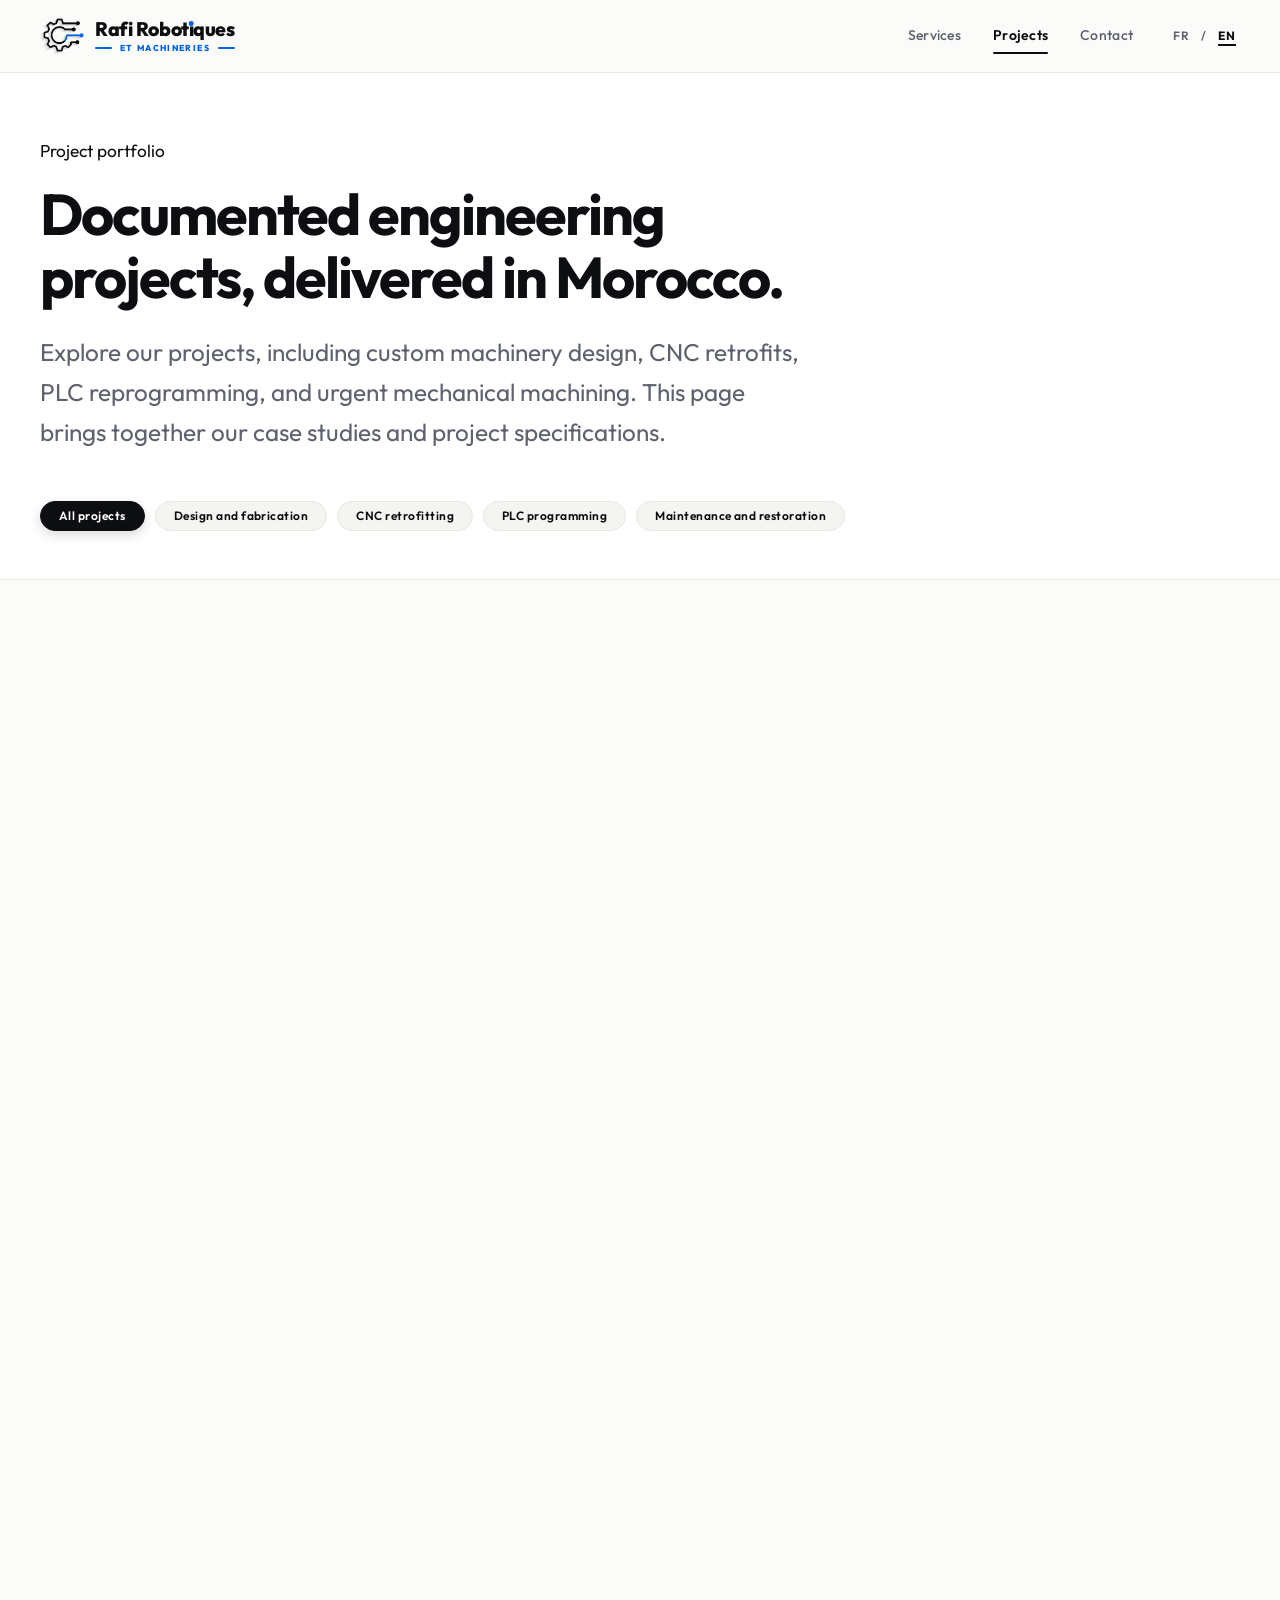
<file: en/realisations/index.html>
<!DOCTYPE html><html lang="en"><head><meta charset="UTF-8"><meta name="viewport" content="width=device-width"><link rel="icon" href="data:,"><link rel="preconnect" href="https://fonts.googleapis.com"><link rel="preconnect" href="https://fonts.gstatic.com" crossorigin><link href="https://fonts.googleapis.com/css2?family=Outfit:wght@300;400;500;600;700;800;900&amp;family=Inter:wght@300;400;500;600;700&amp;family=IBM+Plex+Mono:wght@400;500;600&amp;display=swap" rel="stylesheet"><title>Industrial Projects | RAFI Robotics &amp; Machinery — Case Studies</title><meta name="description" content="Explore RAFI's industrial projects in Morocco, including robotic welding systems, PLC reprogramming, CNC retrofits, and mechanical repairs."><link rel="canonical" href="https://rafirobotique.com/en/projects/">
  <link rel="alternate" hreflang="fr" href="https://rafirobotique.com/realisations/">
  <link rel="alternate" hreflang="fr-MA" href="https://rafirobotique.com/realisations/">
  <link rel="alternate" hreflang="en" href="https://rafirobotique.com/en/projects/">
  <link rel="alternate" hreflang="x-default" href="https://rafirobotique.com/realisations/"><meta name="geo.region" content="MA-06"><meta name="geo.placename" content="Casablanca"><meta property="og:type" content="website"><meta property="og:site_name" content="Rafi Robotique et Machineries"><meta property="og:locale" content="en_US"><meta property="og:title" content="Industrial Projects | RAFI Robotics &amp; Machinery — Case Studies"><meta property="og:description" content="Explore RAFI's industrial projects in Morocco, including robotic welding systems, PLC reprogramming, CNC retrofits, and mechanical repairs."><meta property="og:url" content="https://rafirobotique.com/en/projects/"><meta property="og:image" content="https://rafirobotique.com/assets/images/logo/rafi-mark-static.png"><meta name="twitter:card" content="summary_large_image"><meta name="twitter:title" content="Industrial Projects | RAFI Robotics &amp; Machinery — Case Studies"><meta name="twitter:description" content="Explore RAFI's industrial projects in Morocco, including robotic welding systems, PLC reprogramming, CNC retrofits, and mechanical repairs."><meta name="twitter:image" content="https://rafirobotique.com/assets/images/logo/rafi-mark-static.png"><link rel="stylesheet" href="../../realisations/style.css">
        <meta name="robots" content="noindex,follow,max-image-preview:large,max-snippet:-1,max-video-preview:-1">
  <meta property="og:locale:alternate" content="fr_MA">
  <meta property="og:image:alt" content="RAFI Robotics and Machinery industrial engineering">
  <meta name="twitter:image:alt" content="RAFI Robotics and Machinery industrial engineering">
  <script type="application/ld+json">
{
  "@context": "https://schema.org",
  "@graph": [
    {
      "@type": "Organization",
      "@id": "https://rafirobotique.com/#organization",
      "name": "Rafi Robotiques et Machineries",
      "alternateName": "RAFI Robotics & Machinery",
      "url": "https://rafirobotique.com/",
      "logo": "https://rafirobotique.com/assets/images/logo/rafi-mark-static.png",
      "email": "Rafiali@rafirobotique.com",
      "telephone": "+212 6 61 40 22 90",
      "description": "Rafi Robotiques et Machineries designs and builds custom industrial machinery, modernizes machine tools through CNC retrofits, programs Siemens PLCs, and diagnoses and repairs industrial machinery in Casablanca, Morocco.",
      "address": {
        "@type": "PostalAddress",
        "addressLocality": "Casablanca",
        "addressRegion": "Casablanca-Settat",
        "addressCountry": "MA"
      },
      "areaServed": {
        "@type": "Country",
        "name": "Morocco"
      },
      "knowsAbout": [
        "Custom industrial machinery design and fabrication",
        "CNC machine-tool retrofitting and modernization",
        "Industrial machinery diagnosis and repair",
        "Siemens PLC programming",
        "Robotic welding and assembly systems"
      ]
    },
    {
      "@type": "WebSite",
      "@id": "https://rafirobotique.com/#website",
      "url": "https://rafirobotique.com/",
      "name": "Rafi Robotiques et Machineries",
      "alternateName": "RAFI Robotics & Machinery",
      "inLanguage": [
        "fr-MA",
        "en"
      ],
      "publisher": {
        "@id": "https://rafirobotique.com/#organization"
      }
    },
    {
      "@type": "BreadcrumbList",
      "itemListElement": [
        {
          "@type": "ListItem",
          "position": 1,
          "name": "Home",
          "item": "https://rafirobotique.com/"
        },
        {
          "@type": "ListItem",
          "position": 2,
          "name": "Projects & Case Studies",
          "item": "https://rafirobotique.com/realisations/"
        }
      ]
    },
    {
      "@type": "WebPage",
      "@id": "https://rafirobotique.com/en/projects/#webpage",
      "url": "https://rafirobotique.com/en/projects/",
      "name": "Industrial Projects | RAFI Robotics & Machinery — Case Studies",
      "inLanguage": "en",
      "isPartOf": {
        "@id": "https://rafirobotique.com/#website"
      },
      "about": {
        "@id": "https://rafirobotique.com/#organization"
      }
    }
  ]
}
  </script>
</head><body><!-- THESIS: A technical design system for industrial precision, refusing the generic SaaS dashboard. OWN-WORLD: paper surfaces, cool path lines, compact mono data, and ember action points. STORY: visitors should read the system as dependable, precise, and ready for real implementation. FIRST VIEWPORT: wordmark and locale at top, a proof-led offer below, primary contact action in the hero. FORM: brand landing page, position 1, brief-pinned direction. FINISH: unreviewed and undocumented is unfinished; this build ends with the finish review, the verdict, and DESIGN.md --><a class="skip-link" href="#main-content">Skip to main content</a><header class="site-header" id="site-header" data-astro-cid-isef26zo><div class="header-inner container" data-astro-cid-isef26zo><a class="logo-mark" href="../" aria-label="Rafi Robotiques et Machineries"><div class="logo-icon logo-icon--gear" aria-hidden="true"><img src="../../assets/images/logo/rafi-pignon.png" alt="" width="44" height="36" class="logo-pignon-img"></div><div class="logo-text"><div class="logo-title-wrap"><span class="logo-brand-title">Rafi Robot<span class="logo-blue-i"><span class="logo-i-dot"></span><span class="logo-i-stem">ı</span></span>ques</span></div><div class="logo-brand-sub"><span class="logo-sub-line" aria-hidden="true"></span><span class="logo-sub-tag">ET MACHINERIES</span><span class="logo-sub-line" aria-hidden="true"></span></div></div></a><nav class="desktop-nav" aria-label="Main Navigation" data-astro-cid-isef26zo><a href="../services/" class="nav-link" data-astro-cid-isef26zo>Services</a><a href="../projects/" class="nav-link is-active" aria-current="page" data-astro-cid-isef26zo>Projects</a><a href="../contact/" class="nav-link nav-link--contact" data-astro-cid-isef26zo>Contact</a></nav><div class="header-actions" data-astro-cid-isef26zo><nav class="locale" aria-label="Language" data-astro-cid-nufymefk><a href="../../realisations/" aria-label="French" data-astro-cid-nufymefk>FR</a><span aria-hidden="true" data-astro-cid-nufymefk>/</span><a href="../projects/" aria-label="English" aria-current="page" data-astro-cid-nufymefk>EN</a></nav>        <button class="menu-toggle" type="button" aria-controls="mobile-nav" aria-expanded="false" aria-label="Menu principal">
          <span></span>
          <span></span>
          <span></span>
          <b class="sr-only">Open navigation menu</b>
        </button>
      </div>
    </div>
  </header>

  <!-- MOBILE NAVIGATION DRAWER &amp; BACKDROP -->
  <div class="mobile-nav-backdrop" id="mobile-nav-backdrop" aria-hidden="true"></div>
  <nav class="mobile-nav" id="mobile-nav" aria-label="Mobile navigation" aria-hidden="true">
    <div class="mobile-nav__links">
      <a href="../" class="mobile-nav__item" aria-label="Home">
        <span class="mobile-nav__index">01</span>
        <span class="mobile-nav__title">Home</span>
        <span class="mobile-nav__arrow" aria-hidden="true">→</span>
      </a>

      <a href="../services/" class="mobile-nav__item" aria-label="Services">
        <span class="mobile-nav__index">02</span>
        <span class="mobile-nav__title">Services</span>
        <span class="mobile-nav__arrow" aria-hidden="true">→</span>
      </a>

      <a href="../projects/" class="mobile-nav__item is-active" aria-current="page" aria-label="Projects">
        <span class="mobile-nav__index">03</span>
        <span class="mobile-nav__title">Projects</span>
        <span class="mobile-nav__arrow" aria-hidden="true">→</span>
      </a>
    </div>

    <!-- PRIMARY ACTION CTA: CONTACT US -->
    <a href="../contact/" class="mobile-nav__cta" aria-label="Contact Us">
      <span class="mobile-nav__cta-title">
        Contact Us
        <svg width="18" height="18" viewBox="0 0 24 24" fill="none" stroke="currentColor" stroke-width="2.5" stroke-linecap="round" stroke-linejoin="round" aria-hidden="true">
          <path d="M7 17L17 7M17 7H7M17 7V17"/>
        </svg>
      </span>
    </a>

    <!-- QUICK TECHNICAL HOTLINE STRIP -->
    <div class="mobile-nav__hotline">
      <a href="tel:+212661402290" class="mobile-nav__hotline-link" aria-label="Direct engineering line">
        <span class="mobile-nav__hotline-icon" aria-hidden="true">
          <svg width="14" height="14" viewBox="0 0 24 24" fill="none" stroke="currentColor" stroke-width="2" stroke-linecap="round" stroke-linejoin="round"><path d="M22 16.92v3a2 2 0 0 1-2.18 2 19.79 19.79 0 0 1-8.63-3.07 19.5 19.5 0 0 1-6-6 19.79 19.79 0 0 1-3.07-8.67A2 2 0 0 1 4.11 2h3a2 2 0 0 1 2 1.72 12.84 12.84 0 0 0 .7 2.81 2 2 0 0 1-.45 2.11L8.09 9.91a16 16 0 0 0 6 6l1.27-1.27a2 2 0 0 1 2.11-.45 12.84 12.84 0 0 0 2.81.7A2 2 0 0 1 22 16.92z"/></svg>
        </span>
        <span class="mobile-nav__hotline-val">+212 6 61 40 22 90</span>
      </a>
      <a href="mailto:Rafiali@rafirobotique.com" class="mobile-nav__hotline-link" aria-label="Engineering inquiry email">
        <span class="mobile-nav__hotline-icon" aria-hidden="true">
          <svg width="14" height="14" viewBox="0 0 24 24" fill="none" stroke="currentColor" stroke-width="2" stroke-linecap="round" stroke-linejoin="round"><rect width="20" height="16" x="2" y="4" rx="2"/><path d="m22 7-8.97 5.7a1.94 1.94 0 0 1-2.06 0L2 7"/></svg>
        </span>
        <span class="mobile-nav__hotline-val">Rafiali@rafirobotique.com</span>
      </a>
    </div>
  </nav>

  <script>
    const header = document.querySelector('#site-header');
    const menu = document.querySelector('.menu-toggle');
    const nav = document.querySelector('#mobile-nav');
    const backdrop = document.querySelector('#mobile-nav-backdrop');

    function toggleMenu(forceOpen) {
      const currentOpen = menu?.getAttribute('aria-expanded') === 'true';
      const open = forceOpen !== undefined ? forceOpen : !currentOpen;
      menu?.setAttribute('aria-expanded', String(open));
      nav?.classList.toggle('is-open', open);
      nav?.setAttribute('aria-hidden', String(!open));
      backdrop?.classList.toggle('is-open', open);
      backdrop?.setAttribute('aria-hidden', String(!open));
      document.body.classList.toggle('menu-open', open);
    }

    menu?.addEventListener('click', () => toggleMenu());
    backdrop?.addEventListener('click', () => toggleMenu(false));
    document.addEventListener('keydown', (e) => {
      if (e.key === 'Escape' && menu?.getAttribute('aria-expanded') === 'true') {
        toggleMenu(false);
      }
    });

    nav?.querySelectorAll('a').forEach(link => {
      link.addEventListener('click', () => toggleMenu(false));
    });

    window.addEventListener('scroll', () => header?.classList.toggle('is-scrolled', window.scrollY > 12), { passive: true });
  </script><main id="main-content"><!-- Hero Section --><section class="portfolio-hero" data-astro-cid-hpf2fkpy><div class="container" data-astro-cid-hpf2fkpy><p class="section-kicker" data-astro-cid-hpf2fkpy>Project portfolio</p><h1 data-astro-cid-hpf2fkpy>Documented engineering projects, delivered in Morocco.</h1><p class="hero-desc" data-astro-cid-hpf2fkpy>Explore our projects, including custom machinery design, CNC retrofits, PLC reprogramming, and urgent mechanical machining. This page brings together our case studies and project specifications.</p><!-- Interactive Filter Buttons --><div class="filter-bar" role="tablist" aria-label="Filter by capability" data-astro-cid-hpf2fkpy><button class="filter-btn active" data-filter="all" data-astro-cid-hpf2fkpy>All projects</button><button class="filter-btn" data-filter="conception-fabrication" data-astro-cid-hpf2fkpy>Design and fabrication</button><button class="filter-btn" data-filter="numerisation-retrofitage" data-astro-cid-hpf2fkpy>CNC retrofitting</button><button class="filter-btn" data-filter="programmation" data-astro-cid-hpf2fkpy>PLC programming</button><button class="filter-btn" data-filter="reparation" data-astro-cid-hpf2fkpy>Maintenance and restoration</button></div></div></section><!-- Master Realisations Feed (All Projects Consolidated on This Page) --><main class="master-portfolio-feed" data-astro-cid-hpf2fkpy><div class="container" data-astro-cid-hpf2fkpy><div class="projects-stack" data-astro-cid-hpf2fkpy><article id="armasteel-robot-soudage" class="project-case-block" data-domain="conception-fabrication" data-astro-cid-hpf2fkpy><article class="glow-card glow-card--default project-card-container" data-astro-cid-mtdwne6d><div class="glow-card__spotlight" aria-hidden="true" data-astro-cid-mtdwne6d></div><div class="glow-card__content" data-astro-cid-mtdwne6d><div class="case-header" data-astro-cid-hpf2fkpy><div class="case-header__top-row" data-astro-cid-hpf2fkpy><div class="client-ident" data-astro-cid-hpf2fkpy><div class="client-logo-box" data-astro-cid-hpf2fkpy><img src="../../assets/images/clients/ArmaSteel.webp" alt="Armasteel" class="client-mini-logo" data-astro-cid-hpf2fkpy></div><span class="client-name" data-astro-cid-hpf2fkpy>Armasteel</span></div><div class="header-badges" data-astro-cid-hpf2fkpy><a href="../services/#conception" class="service-pill-link" data-astro-cid-hpf2fkpy><span data-astro-cid-hpf2fkpy>Custom Design</span></a><span class="badge badge--neutral" data-astro-cid-gysip5ha>Delivered</span><span class="duration-badge" data-astro-cid-hpf2fkpy>6 months</span></div></div><h2 data-astro-cid-hpf2fkpy>Two 5-axis welding robots — 16 meters of linear travel</h2><p class="case-lead-summary" data-astro-cid-hpf2fkpy>Complete design, 3D modeling, fabrication, and programming of two 5-axis welding robots with real-time infrared tracking and 16 meters of linear travel for Armasteel.</p></div>
    <div class="case-carousel" data-case-carousel data-total="5" data-astro-cid-hpf2fkpy>
      <div class="case-carousel__stage" data-astro-cid-hpf2fkpy>
        <div class="case-carousel__track" tabindex="0" role="region" aria-label="Interactive project showcase" data-astro-cid-hpf2fkpy>
        <div class="case-carousel__slide" data-slide-index="0">
          <img src="../../assets/images/realisations/armasteel-robot-soudage/testing-1.webp" alt="Twin 5-axis welding robots on 16-meter linear track" class="case-carousel__img" loading="lazy" data-astro-cid-hpf2fkpy>
        </div>
        <div class="case-carousel__slide" data-slide-index="1">
          <img src="../../assets/images/realisations/armasteel-robot-soudage/cad-design.webp" alt="Autodesk Inventor 3D CAD modeling and kinematic simulation" class="case-carousel__img" loading="lazy" data-astro-cid-hpf2fkpy>
        </div>
        <div class="case-carousel__slide" data-slide-index="2">
          <img src="../../assets/images/realisations/armasteel-robot-soudage/assembly-1.webp" alt="Mechanical structural frame fabrication and assembly" class="case-carousel__img" loading="lazy" data-astro-cid-hpf2fkpy>
        </div>
        <div class="case-carousel__slide" data-slide-index="3">
          <img src="../../assets/images/realisations/armasteel-robot-soudage/assembly-2.webp" alt="AC servo motor cabling and control cabinet integration" class="case-carousel__img" loading="lazy" data-astro-cid-hpf2fkpy>
        </div>
        <div class="case-carousel__slide" data-slide-index="4">
          <img src="../../assets/images/realisations/armasteel-robot-soudage/testing-2.webp" alt="Automated weld seam quality testing on test bench" class="case-carousel__img" loading="lazy" data-astro-cid-hpf2fkpy>
        </div>
        </div>
      <div class="case-carousel__ui" data-astro-cid-hpf2fkpy>
        <div class="case-carousel__counter" data-astro-cid-hpf2fkpy>
          <span class="case-carousel__dot-pulse" aria-hidden="true"></span>
          <span class="case-carousel__cur">01</span>
          <span class="case-carousel__sep">/</span>
          <span class="case-carousel__total">05</span>
        </div>
        <div class="case-carousel__nav" data-astro-cid-hpf2fkpy>
          <div class="case-carousel__dots" role="tablist" aria-label="Photos du projet" data-astro-cid-hpf2fkpy>
              <button class="case-carousel__dot is-active" type="button" data-dot-index="0" aria-label="Afficher la photo 1"></button>
              <button class="case-carousel__dot " type="button" data-dot-index="1" aria-label="Afficher la photo 2"></button>
              <button class="case-carousel__dot " type="button" data-dot-index="2" aria-label="Afficher la photo 3"></button>
              <button class="case-carousel__dot " type="button" data-dot-index="3" aria-label="Afficher la photo 4"></button>
              <button class="case-carousel__dot " type="button" data-dot-index="4" aria-label="Afficher la photo 5"></button>
          </div>
          <div class="case-carousel__arrows" data-astro-cid-hpf2fkpy>
            <button class="case-carousel__arrow case-carousel__arrow--prev" type="button" aria-label="Previous photo">
              <svg width="18" height="18" viewBox="0 0 24 24" fill="none" stroke="currentColor" stroke-width="2.5" stroke-linecap="round" stroke-linejoin="round"><polyline points="15 18 9 12 15 6"/></svg>
            </button>
            <button class="case-carousel__arrow case-carousel__arrow--next" type="button" aria-label="Next photo">
              <svg width="18" height="18" viewBox="0 0 24 24" fill="none" stroke="currentColor" stroke-width="2.5" stroke-linecap="round" stroke-linejoin="round"><polyline points="9 18 15 12 9 6"/></svg>
            </button>
          </div>
        </div>
      </div>
      </div>
    </div><div class="case-narrative-grid" data-astro-cid-hpf2fkpy><div class="narrative-col challenge-col" data-astro-cid-hpf2fkpy><div class="narrative-badge" data-astro-cid-hpf2fkpy><span class="col-number" data-astro-cid-hpf2fkpy>01</span><h3 data-astro-cid-hpf2fkpy>The Industrial Challenge</h3></div><p data-astro-cid-hpf2fkpy>Armasteel needed an automated system to make continuous, uniform welds on long steel profiles up to 16 meters, while maintaining consistency across different welding angles.</p></div><div class="narrative-col solution-col" data-astro-cid-hpf2fkpy><div class="narrative-badge" data-astro-cid-hpf2fkpy><span class="col-number" data-astro-cid-hpf2fkpy>02</span><h3 data-astro-cid-hpf2fkpy>Deployed Engineering &amp; Method</h3></div><p data-astro-cid-hpf2fkpy>RAFI Robotiques et Machineries designed a 5-axis robotic system mounted on a 16-meter linear rail. Infrared sensors adjust the feed speed in real time to match the welding angle. We also developed a robust, easy-to-use operator interface.</p></div><div class="narrative-col result-col" data-astro-cid-hpf2fkpy><div class="narrative-badge" data-astro-cid-hpf2fkpy><span class="col-number" data-astro-cid-hpf2fkpy>03</span><h3 data-astro-cid-hpf2fkpy>Measurable Result</h3></div><p data-astro-cid-hpf2fkpy>The two robots provide a 16-meter reach and produce high-quality welds without manual rework. The system increases productivity and can be used for heavy steel structures, shipbuilding, and automotive manufacturing.</p></div></div></div><div class="case-action-footer" data-astro-cid-hpf2fkpy><div class="footer-tags" data-astro-cid-hpf2fkpy><span class="tag-badge" data-astro-cid-hpf2fkpy>#robotics</span><span class="tag-badge" data-astro-cid-hpf2fkpy>#welding</span><span class="tag-badge" data-astro-cid-hpf2fkpy>#5axes</span><span class="tag-badge" data-astro-cid-hpf2fkpy>#Armasteel</span><span class="tag-badge" data-astro-cid-hpf2fkpy>#morocco</span></div><div class="footer-cta-link" data-astro-cid-hpf2fkpy><a class="button button--primary" href="../contact/" data-astro-cid-j6ocf6pu>Discuss Your Requirements<span aria-hidden="true" data-astro-cid-j6ocf6pu>↗</span></a></div></div></div></article><script type="module">typeof window<`u`&&document.querySelectorAll(`.glow-card, .footer-contact-capsule`).forEach(e=>{e.addEventListener(`mousemove`,t=>{let n=e.getBoundingClientRect(),r=t.clientX-n.left,i=t.clientY-n.top;e.style.setProperty(`--mouse-x`,`${r}px`),e.style.setProperty(`--mouse-y`,`${i}px`)})});</script></article><article id="matissar-plc" class="project-case-block" data-domain="programmation" data-astro-cid-hpf2fkpy><article class="glow-card glow-card--default project-card-container" data-astro-cid-mtdwne6d><div class="glow-card__spotlight" aria-hidden="true" data-astro-cid-mtdwne6d></div><div class="glow-card__content" data-astro-cid-mtdwne6d><div class="case-header" data-astro-cid-hpf2fkpy><div class="case-header__top-row" data-astro-cid-hpf2fkpy><div class="client-ident" data-astro-cid-hpf2fkpy><div class="client-logo-box" data-astro-cid-hpf2fkpy><img src="../../assets/images/clients/Matissar.jpg" alt="Matissar" class="client-mini-logo" data-astro-cid-hpf2fkpy></div><span class="client-name" data-astro-cid-hpf2fkpy>Matissar</span></div><div class="header-badges" data-astro-cid-hpf2fkpy><a href="../services/#programmation" class="service-pill-link" data-astro-cid-hpf2fkpy><span data-astro-cid-hpf2fkpy>Automation &amp; PLC</span></a><span class="badge badge--neutral" data-astro-cid-gysip5ha>Delivered</span><span class="duration-badge" data-astro-cid-hpf2fkpy>10 Days</span></div></div><h2 data-astro-cid-hpf2fkpy>Emergency PLC Reprogramming — Spring Assembly Machine</h2><p class="case-lead-summary" data-astro-cid-hpf2fkpy>Complete reconstruction of the sequential logic, emergency on-site PLC reprogramming, and restart of Matissar's spring assembly line at full production speed.</p></div>
    <div class="case-carousel" data-case-carousel data-total="2" data-astro-cid-hpf2fkpy>
      <div class="case-carousel__stage" data-astro-cid-hpf2fkpy>
        <div class="case-carousel__track" tabindex="0" role="region" aria-label="Interactive project showcase" data-astro-cid-hpf2fkpy>
        <div class="case-carousel__slide" data-slide-index="0">
          <img src="../../assets/images/realisations/matissar-plc/programming.webp" alt="Online PLC logic controller reprogramming" class="case-carousel__img" loading="lazy" data-astro-cid-hpf2fkpy>
        </div>
        <div class="case-carousel__slide" data-slide-index="1">
          <img src="../../assets/images/realisations/matissar-plc/testing.webp" alt="Dynamic line testing and throughput validation" class="case-carousel__img" loading="lazy" data-astro-cid-hpf2fkpy>
        </div>
        </div>
      <div class="case-carousel__ui" data-astro-cid-hpf2fkpy>
        <div class="case-carousel__counter" data-astro-cid-hpf2fkpy>
          <span class="case-carousel__dot-pulse" aria-hidden="true"></span>
          <span class="case-carousel__cur">01</span>
          <span class="case-carousel__sep">/</span>
          <span class="case-carousel__total">02</span>
        </div>
        <div class="case-carousel__nav" data-astro-cid-hpf2fkpy>
          <div class="case-carousel__dots" role="tablist" aria-label="Photos du projet" data-astro-cid-hpf2fkpy>
              <button class="case-carousel__dot is-active" type="button" data-dot-index="0" aria-label="Afficher la photo 1"></button>
              <button class="case-carousel__dot " type="button" data-dot-index="1" aria-label="Afficher la photo 2"></button>
          </div>
          <div class="case-carousel__arrows" data-astro-cid-hpf2fkpy>
            <button class="case-carousel__arrow case-carousel__arrow--prev" type="button" aria-label="Previous photo">
              <svg width="18" height="18" viewBox="0 0 24 24" fill="none" stroke="currentColor" stroke-width="2.5" stroke-linecap="round" stroke-linejoin="round"><polyline points="15 18 9 12 15 6"/></svg>
            </button>
            <button class="case-carousel__arrow case-carousel__arrow--next" type="button" aria-label="Next photo">
              <svg width="18" height="18" viewBox="0 0 24 24" fill="none" stroke="currentColor" stroke-width="2.5" stroke-linecap="round" stroke-linejoin="round"><polyline points="9 18 15 12 9 6"/></svg>
            </button>
          </div>
        </div>
      </div>
      </div>
    </div><div class="case-narrative-grid" data-astro-cid-hpf2fkpy><div class="narrative-col challenge-col" data-astro-cid-hpf2fkpy><div class="narrative-badge" data-astro-cid-hpf2fkpy><span class="col-number" data-astro-cid-hpf2fkpy>01</span><h3 data-astro-cid-hpf2fkpy>The Industrial Challenge</h3></div><p data-astro-cid-hpf2fkpy>Matissar's spring assembly machine stopped unexpectedly after the programmable logic controller (PLC) memory was accidentally erased, bringing the entire production line to a halt.</p></div><div class="narrative-col solution-col" data-astro-cid-hpf2fkpy><div class="narrative-badge" data-astro-cid-hpf2fkpy><span class="col-number" data-astro-cid-hpf2fkpy>02</span><h3 data-astro-cid-hpf2fkpy>Deployed Engineering &amp; Method</h3></div><p data-astro-cid-hpf2fkpy>Our automation engineers were dispatched to the site. We analyzed the machine kinematics and sensors, rewrote the PLC program (Ladder/Grafcet), reprogrammed the safety functions, and optimized cycle times.</p></div><div class="narrative-col result-col" data-astro-cid-hpf2fkpy><div class="narrative-badge" data-astro-cid-hpf2fkpy><span class="col-number" data-astro-cid-hpf2fkpy>03</span><h3 data-astro-cid-hpf2fkpy>Measurable Result</h3></div><p data-astro-cid-hpf2fkpy>Full production capacity was restored in 10 days. Cycle times were optimized, reliability improved, and a documented program backup was delivered to the client.</p></div></div></div><div class="case-action-footer" data-astro-cid-hpf2fkpy><div class="footer-tags" data-astro-cid-hpf2fkpy><span class="tag-badge" data-astro-cid-hpf2fkpy>#PLC</span><span class="tag-badge" data-astro-cid-hpf2fkpy>#automation</span><span class="tag-badge" data-astro-cid-hpf2fkpy>#reprogramming</span><span class="tag-badge" data-astro-cid-hpf2fkpy>#Matissar</span><span class="tag-badge" data-astro-cid-hpf2fkpy>#onsite</span></div><div class="footer-cta-link" data-astro-cid-hpf2fkpy><a class="button button--primary" href="../contact/" data-astro-cid-j6ocf6pu>Discuss Your Requirements<span aria-hidden="true" data-astro-cid-j6ocf6pu>↗</span></a></div></div></div></article></article><article id="sharmaann-alesuse-univers-acier" class="project-case-block" data-domain="reparation" data-astro-cid-hpf2fkpy><article class="glow-card glow-card--default project-card-container" data-astro-cid-mtdwne6d><div class="glow-card__spotlight" aria-hidden="true" data-astro-cid-mtdwne6d></div><div class="glow-card__content" data-astro-cid-mtdwne6d><div class="case-header" data-astro-cid-hpf2fkpy><div class="case-header__top-row" data-astro-cid-hpf2fkpy><div class="client-ident" data-astro-cid-hpf2fkpy><div class="client-logo-box" data-astro-cid-hpf2fkpy><img src="../../assets/images/clients/univers-acier.png" alt="Univers Acier" class="client-mini-logo" data-astro-cid-hpf2fkpy></div><span class="client-name" data-astro-cid-hpf2fkpy>Univers Acier</span></div><div class="header-badges" data-astro-cid-hpf2fkpy><a href="../services/#reparation" class="service-pill-link" data-astro-cid-hpf2fkpy><span data-astro-cid-hpf2fkpy>Repair</span></a><span class="badge badge--neutral" data-astro-cid-gysip5ha>Delivered</span><span class="duration-badge" data-astro-cid-hpf2fkpy>12 Days</span></div></div><h2 data-astro-cid-hpf2fkpy>Custom bronze gear machining — Sharmaann boring mill</h2><p class="case-lead-summary" data-astro-cid-hpf2fkpy>Complete disassembly, measurement and reverse engineering, and custom manufacture of special bronze gears for a Sharmaann horizontal boring mill at Univers Acier.</p></div>
    <div class="case-carousel" data-case-carousel data-total="2" data-astro-cid-hpf2fkpy>
      <div class="case-carousel__stage" data-astro-cid-hpf2fkpy>
        <div class="case-carousel__track" tabindex="0" role="region" aria-label="Interactive project showcase" data-astro-cid-hpf2fkpy>
        <div class="case-carousel__slide" data-slide-index="0">
          <img src="../../assets/images/realisations/sharmaann-alesuse-univers-acier/reparation-1.webp" alt="Kinematic teardown and worn worm gear extraction" class="case-carousel__img" loading="lazy" data-astro-cid-hpf2fkpy>
        </div>
        <div class="case-carousel__slide" data-slide-index="1">
          <img src="../../assets/images/realisations/sharmaann-alesuse-univers-acier/reparation-2.webp" alt="Phosphor bronze gear precision hobbing and metrology inspection" class="case-carousel__img" loading="lazy" data-astro-cid-hpf2fkpy>
        </div>
        </div>
      <div class="case-carousel__ui" data-astro-cid-hpf2fkpy>
        <div class="case-carousel__counter" data-astro-cid-hpf2fkpy>
          <span class="case-carousel__dot-pulse" aria-hidden="true"></span>
          <span class="case-carousel__cur">01</span>
          <span class="case-carousel__sep">/</span>
          <span class="case-carousel__total">02</span>
        </div>
        <div class="case-carousel__nav" data-astro-cid-hpf2fkpy>
          <div class="case-carousel__dots" role="tablist" aria-label="Photos du projet" data-astro-cid-hpf2fkpy>
              <button class="case-carousel__dot is-active" type="button" data-dot-index="0" aria-label="Afficher la photo 1"></button>
              <button class="case-carousel__dot " type="button" data-dot-index="1" aria-label="Afficher la photo 2"></button>
          </div>
          <div class="case-carousel__arrows" data-astro-cid-hpf2fkpy>
            <button class="case-carousel__arrow case-carousel__arrow--prev" type="button" aria-label="Previous photo">
              <svg width="18" height="18" viewBox="0 0 24 24" fill="none" stroke="currentColor" stroke-width="2.5" stroke-linecap="round" stroke-linejoin="round"><polyline points="15 18 9 12 15 6"/></svg>
            </button>
            <button class="case-carousel__arrow case-carousel__arrow--next" type="button" aria-label="Next photo">
              <svg width="18" height="18" viewBox="0 0 24 24" fill="none" stroke="currentColor" stroke-width="2.5" stroke-linecap="round" stroke-linejoin="round"><polyline points="9 18 15 12 9 6"/></svg>
            </button>
          </div>
        </div>
      </div>
      </div>
    </div><div class="case-narrative-grid" data-astro-cid-hpf2fkpy><div class="narrative-col challenge-col" data-astro-cid-hpf2fkpy><div class="narrative-badge" data-astro-cid-hpf2fkpy><span class="col-number" data-astro-cid-hpf2fkpy>01</span><h3 data-astro-cid-hpf2fkpy>The Industrial Challenge</h3></div><p data-astro-cid-hpf2fkpy>Univers Acier's heavy Sharmaann horizontal boring mill was out of service after its worm gears broke and became severely worn. The original parts were unavailable, and import delays were too long for the plant.</p></div><div class="narrative-col solution-col" data-astro-cid-hpf2fkpy><div class="narrative-badge" data-astro-cid-hpf2fkpy><span class="col-number" data-astro-cid-hpf2fkpy>02</span><h3 data-astro-cid-hpf2fkpy>Deployed Engineering &amp; Method</h3></div><p data-astro-cid-hpf2fkpy>We disassembled the transmission in our workshop, measured and reverse-engineered the components, selected a wear-resistant bronze alloy, and manufactured the gears to order. We then reassembled the mechanism and checked clearances and tolerances.</p></div><div class="narrative-col result-col" data-astro-cid-hpf2fkpy><div class="narrative-badge" data-astro-cid-hpf2fkpy><span class="col-number" data-astro-cid-hpf2fkpy>03</span><h3 data-astro-cid-hpf2fkpy>Measurable Result</h3></div><p data-astro-cid-hpf2fkpy>The machine was returned to service in 12 days. The transmission runs quietly without residual mechanical play, restoring boring accuracy and extending the machine's service life.</p></div></div></div><div class="case-action-footer" data-astro-cid-hpf2fkpy><div class="footer-tags" data-astro-cid-hpf2fkpy><span class="tag-badge" data-astro-cid-hpf2fkpy>#boringmill</span><span class="tag-badge" data-astro-cid-hpf2fkpy>#Scharmann</span><span class="tag-badge" data-astro-cid-hpf2fkpy>#bronzegear</span><span class="tag-badge" data-astro-cid-hpf2fkpy>#machining</span><span class="tag-badge" data-astro-cid-hpf2fkpy>#UniversAcier</span></div><div class="footer-cta-link" data-astro-cid-hpf2fkpy><a class="button button--primary" href="../contact/" data-astro-cid-j6ocf6pu>Discuss Your Requirements<span aria-hidden="true" data-astro-cid-j6ocf6pu>↗</span></a></div></div></div></article></article><article id="belhou-freres-presse-plieuse" class="project-case-block" data-domain="reparation" data-astro-cid-hpf2fkpy><article class="glow-card glow-card--default project-card-container" data-astro-cid-mtdwne6d><div class="glow-card__spotlight" aria-hidden="true" data-astro-cid-mtdwne6d></div><div class="glow-card__content" data-astro-cid-mtdwne6d><div class="case-header" data-astro-cid-hpf2fkpy><div class="case-header__top-row" data-astro-cid-hpf2fkpy><div class="client-ident" data-astro-cid-hpf2fkpy><div class="client-logo-box" data-astro-cid-hpf2fkpy><img src="../../assets/images/clients/belhou-freres.webp" alt="Belhou Frères" class="client-mini-logo" data-astro-cid-hpf2fkpy></div><span class="client-name" data-astro-cid-hpf2fkpy>Belhou Frères</span></div><div class="header-badges" data-astro-cid-hpf2fkpy><a href="../services/#reparation" class="service-pill-link" data-astro-cid-hpf2fkpy><span data-astro-cid-hpf2fkpy>Repair</span></a><span class="badge badge--neutral" data-astro-cid-gysip5ha>Delivered</span><span class="duration-badge" data-astro-cid-hpf2fkpy>10 Days</span></div></div><h2 data-astro-cid-hpf2fkpy>CNC Press Brake Recalibration and Shear Blade Adjustment</h2><p class="case-lead-summary" data-astro-cid-hpf2fkpy>Complete geometric and electronic recalibration of a CNC press brake, with precision sharpening of the shear blades.</p></div>
    <div class="case-carousel" data-case-carousel data-total="3" data-astro-cid-hpf2fkpy>
      <div class="case-carousel__stage" data-astro-cid-hpf2fkpy>
        <div class="case-carousel__track" tabindex="0" role="region" aria-label="Interactive project showcase" data-astro-cid-hpf2fkpy>
        <div class="case-carousel__slide" data-slide-index="0">
          <img src="../../assets/images/realisations/belhou-freres-presse-plieuse/reparametrage.webp" alt="CNC parameter restoration and backgauge datum calibration" class="case-carousel__img" loading="lazy" data-astro-cid-hpf2fkpy>
        </div>
        <div class="case-carousel__slide" data-slide-index="1">
          <img src="../../assets/images/realisations/belhou-freres-presse-plieuse/testing-1.webp" alt="Ram parallelism verification and hydraulic balancing" class="case-carousel__img" loading="lazy" data-astro-cid-hpf2fkpy>
        </div>
        <div class="case-carousel__slide" data-slide-index="2">
          <img src="../../assets/images/realisations/belhou-freres-presse-plieuse/testing-2.webp" alt="Loaded test bending and angular tolerance verification" class="case-carousel__img" loading="lazy" data-astro-cid-hpf2fkpy>
        </div>
        </div>
      <div class="case-carousel__ui" data-astro-cid-hpf2fkpy>
        <div class="case-carousel__counter" data-astro-cid-hpf2fkpy>
          <span class="case-carousel__dot-pulse" aria-hidden="true"></span>
          <span class="case-carousel__cur">01</span>
          <span class="case-carousel__sep">/</span>
          <span class="case-carousel__total">03</span>
        </div>
        <div class="case-carousel__nav" data-astro-cid-hpf2fkpy>
          <div class="case-carousel__dots" role="tablist" aria-label="Photos du projet" data-astro-cid-hpf2fkpy>
              <button class="case-carousel__dot is-active" type="button" data-dot-index="0" aria-label="Afficher la photo 1"></button>
              <button class="case-carousel__dot " type="button" data-dot-index="1" aria-label="Afficher la photo 2"></button>
              <button class="case-carousel__dot " type="button" data-dot-index="2" aria-label="Afficher la photo 3"></button>
          </div>
          <div class="case-carousel__arrows" data-astro-cid-hpf2fkpy>
            <button class="case-carousel__arrow case-carousel__arrow--prev" type="button" aria-label="Previous photo">
              <svg width="18" height="18" viewBox="0 0 24 24" fill="none" stroke="currentColor" stroke-width="2.5" stroke-linecap="round" stroke-linejoin="round"><polyline points="15 18 9 12 15 6"/></svg>
            </button>
            <button class="case-carousel__arrow case-carousel__arrow--next" type="button" aria-label="Next photo">
              <svg width="18" height="18" viewBox="0 0 24 24" fill="none" stroke="currentColor" stroke-width="2.5" stroke-linecap="round" stroke-linejoin="round"><polyline points="9 18 15 12 9 6"/></svg>
            </button>
          </div>
        </div>
      </div>
      </div>
    </div><div class="case-narrative-grid" data-astro-cid-hpf2fkpy><div class="narrative-col challenge-col" data-astro-cid-hpf2fkpy><div class="narrative-badge" data-astro-cid-hpf2fkpy><span class="col-number" data-astro-cid-hpf2fkpy>01</span><h3 data-astro-cid-hpf2fkpy>The Industrial Challenge</h3></div><p data-astro-cid-hpf2fkpy>Belhou Frères' CNC press brake was out of service because its axis stops were misaligned and the shear blades were badly worn. The wear caused burrs and prevented clean cuts in thin sheet metal.</p></div><div class="narrative-col solution-col" data-astro-cid-hpf2fkpy><div class="narrative-badge" data-astro-cid-hpf2fkpy><span class="col-number" data-astro-cid-hpf2fkpy>02</span><h3 data-astro-cid-hpf2fkpy>Deployed Engineering &amp; Method</h3></div><p data-astro-cid-hpf2fkpy>We diagnosed the equipment and recalibrated the press brake's mechanical and electronic components. We removed and ground the shear blades, sharpened them, and precisely adjusted the clearance between them.</p></div><div class="narrative-col result-col" data-astro-cid-hpf2fkpy><div class="narrative-badge" data-astro-cid-hpf2fkpy><span class="col-number" data-astro-cid-hpf2fkpy>03</span><h3 data-astro-cid-hpf2fkpy>Measurable Result</h3></div><p data-astro-cid-hpf2fkpy>The equipment was returned to working order in 10 days. Bending angles were brought back to the required accuracy, and the shear produced clean cuts across the specified sheet thicknesses.</p></div></div></div><div class="case-action-footer" data-astro-cid-hpf2fkpy><div class="footer-tags" data-astro-cid-hpf2fkpy><span class="tag-badge" data-astro-cid-hpf2fkpy>#pressbrake</span><span class="tag-badge" data-astro-cid-hpf2fkpy>#guillotineshear</span><span class="tag-badge" data-astro-cid-hpf2fkpy>#CNC</span><span class="tag-badge" data-astro-cid-hpf2fkpy>#BelhouFreres</span><span class="tag-badge" data-astro-cid-hpf2fkpy>#calibration</span></div><div class="footer-cta-link" data-astro-cid-hpf2fkpy><a class="button button--primary" href="../contact/" data-astro-cid-j6ocf6pu>Discuss Your Requirements<span aria-hidden="true" data-astro-cid-j6ocf6pu>↗</span></a></div></div></div></article></article><article id="cnc-plasma-mif-maroc" class="project-case-block" data-domain="numerisation-retrofitage" data-astro-cid-hpf2fkpy><article class="glow-card glow-card--default project-card-container" data-astro-cid-mtdwne6d><div class="glow-card__spotlight" aria-hidden="true" data-astro-cid-mtdwne6d></div><div class="glow-card__content" data-astro-cid-mtdwne6d><div class="case-header" data-astro-cid-hpf2fkpy><div class="case-header__top-row" data-astro-cid-hpf2fkpy><div class="client-ident" data-astro-cid-hpf2fkpy><div class="client-logo-box" data-astro-cid-hpf2fkpy><img src="../../assets/images/clients/mif-maroc.jpg" alt="Mif Maroc" class="client-mini-logo" data-astro-cid-hpf2fkpy></div><span class="client-name" data-astro-cid-hpf2fkpy>Mif Maroc</span></div><div class="header-badges" data-astro-cid-hpf2fkpy><a href="../services/#numerisation-retrofitage" class="service-pill-link" data-astro-cid-hpf2fkpy><span data-astro-cid-hpf2fkpy>CNC retrofitting</span></a><span class="badge badge--neutral" data-astro-cid-gysip5ha>Delivered</span><span class="duration-badge" data-astro-cid-hpf2fkpy>10 Days</span></div></div><h2 data-astro-cid-hpf2fkpy>Electronic Overhaul &amp; Complete CNC Retrofit of Plasma Table</h2><p class="case-lead-summary" data-astro-cid-hpf2fkpy>Complete electronic refurbishment, installation of a new compact control unit, and return to service within 10 days of Mif Maroc's CNC plasma cutting table.</p></div>
    <div class="case-carousel" data-case-carousel data-total="4" data-astro-cid-hpf2fkpy>
      <div class="case-carousel__stage" data-astro-cid-hpf2fkpy>
        <div class="case-carousel__track" tabindex="0" role="region" aria-label="Interactive project showcase" data-astro-cid-hpf2fkpy>
        <div class="case-carousel__slide" data-slide-index="0">
          <img src="../../assets/images/realisations/cnc-plasma-mif-maroc/installation-1.webp" alt="Modern compact CNC controller integration" class="case-carousel__img" loading="lazy" data-astro-cid-hpf2fkpy>
        </div>
        <div class="case-carousel__slide" data-slide-index="1">
          <img src="../../assets/images/realisations/cnc-plasma-mif-maroc/Diagnostics.webp" alt="In-depth electronic PCB diagnostics and testing" class="case-carousel__img" loading="lazy" data-astro-cid-hpf2fkpy>
        </div>
        <div class="case-carousel__slide" data-slide-index="2">
          <img src="../../assets/images/realisations/cnc-plasma-mif-maroc/installation-2.webp" alt="Shielded servo cabling and multi-axis synchronization" class="case-carousel__img" loading="lazy" data-astro-cid-hpf2fkpy>
        </div>
        <div class="case-carousel__slide" data-slide-index="3">
          <img src="../../assets/images/realisations/cnc-plasma-mif-maroc/Testing.webp" alt="CNC plasma test cutting on structural steel plate" class="case-carousel__img" loading="lazy" data-astro-cid-hpf2fkpy>
        </div>
        </div>
      <div class="case-carousel__ui" data-astro-cid-hpf2fkpy>
        <div class="case-carousel__counter" data-astro-cid-hpf2fkpy>
          <span class="case-carousel__dot-pulse" aria-hidden="true"></span>
          <span class="case-carousel__cur">01</span>
          <span class="case-carousel__sep">/</span>
          <span class="case-carousel__total">04</span>
        </div>
        <div class="case-carousel__nav" data-astro-cid-hpf2fkpy>
          <div class="case-carousel__dots" role="tablist" aria-label="Photos du projet" data-astro-cid-hpf2fkpy>
              <button class="case-carousel__dot is-active" type="button" data-dot-index="0" aria-label="Afficher la photo 1"></button>
              <button class="case-carousel__dot " type="button" data-dot-index="1" aria-label="Afficher la photo 2"></button>
              <button class="case-carousel__dot " type="button" data-dot-index="2" aria-label="Afficher la photo 3"></button>
              <button class="case-carousel__dot " type="button" data-dot-index="3" aria-label="Afficher la photo 4"></button>
          </div>
          <div class="case-carousel__arrows" data-astro-cid-hpf2fkpy>
            <button class="case-carousel__arrow case-carousel__arrow--prev" type="button" aria-label="Previous photo">
              <svg width="18" height="18" viewBox="0 0 24 24" fill="none" stroke="currentColor" stroke-width="2.5" stroke-linecap="round" stroke-linejoin="round"><polyline points="15 18 9 12 15 6"/></svg>
            </button>
            <button class="case-carousel__arrow case-carousel__arrow--next" type="button" aria-label="Next photo">
              <svg width="18" height="18" viewBox="0 0 24 24" fill="none" stroke="currentColor" stroke-width="2.5" stroke-linecap="round" stroke-linejoin="round"><polyline points="9 18 15 12 9 6"/></svg>
            </button>
          </div>
        </div>
      </div>
      </div>
    </div><div class="case-narrative-grid" data-astro-cid-hpf2fkpy><div class="narrative-col challenge-col" data-astro-cid-hpf2fkpy><div class="narrative-badge" data-astro-cid-hpf2fkpy><span class="col-number" data-astro-cid-hpf2fkpy>01</span><h3 data-astro-cid-hpf2fkpy>The Industrial Challenge</h3></div><p data-astro-cid-hpf2fkpy>After a major failure in the central control unit stopped the machine, Mif Maroc faced serious delivery delays. The electronics, wiring, and servomotors were also showing significant wear.</p></div><div class="narrative-col solution-col" data-astro-cid-hpf2fkpy><div class="narrative-badge" data-astro-cid-hpf2fkpy><span class="col-number" data-astro-cid-hpf2fkpy>02</span><h3 data-astro-cid-hpf2fkpy>Deployed Engineering &amp; Method</h3></div><p data-astro-cid-hpf2fkpy>We removed the old electronics and installed a compact, latest-generation numerical control unit. We replaced the faulty servomotors, repaired the shielded wiring, installed high-precision torch sensors, and recalibrated the X, Y, and Z axes.</p></div><div class="narrative-col result-col" data-astro-cid-hpf2fkpy><div class="narrative-badge" data-astro-cid-hpf2fkpy><span class="col-number" data-astro-cid-hpf2fkpy>03</span><h3 data-astro-cid-hpf2fkpy>Measurable Result</h3></div><p data-astro-cid-hpf2fkpy>Cutting precision was restored, feed rates were optimized for thin and thick steel sheets, and full production resumed within 10 days. The work is covered by a 2-year warranty.</p></div></div></div><div class="case-action-footer" data-astro-cid-hpf2fkpy><div class="footer-tags" data-astro-cid-hpf2fkpy><span class="tag-badge" data-astro-cid-hpf2fkpy>#CNC</span><span class="tag-badge" data-astro-cid-hpf2fkpy>#plasmacutting</span><span class="tag-badge" data-astro-cid-hpf2fkpy>#retrofit</span><span class="tag-badge" data-astro-cid-hpf2fkpy>#MifMaroc</span><span class="tag-badge" data-astro-cid-hpf2fkpy>#electronics</span></div><div class="footer-cta-link" data-astro-cid-hpf2fkpy><a class="button button--primary" href="../contact/" data-astro-cid-j6ocf6pu>Discuss Your Requirements<span aria-hidden="true" data-astro-cid-j6ocf6pu>↗</span></a></div></div></div></article></article><article id="longofer-cnc-tournage-gemine" class="project-case-block" data-domain="reparation" data-astro-cid-hpf2fkpy><article class="glow-card glow-card--default project-card-container" data-astro-cid-mtdwne6d><div class="glow-card__spotlight" aria-hidden="true" data-astro-cid-mtdwne6d></div><div class="glow-card__content" data-astro-cid-mtdwne6d><div class="case-header" data-astro-cid-hpf2fkpy><div class="case-header__top-row" data-astro-cid-hpf2fkpy><div class="client-ident" data-astro-cid-hpf2fkpy><div class="client-logo-box" data-astro-cid-hpf2fkpy><img src="../../assets/images/clients/Longofer.png" alt="Longofer" class="client-mini-logo" data-astro-cid-hpf2fkpy></div><span class="client-name" data-astro-cid-hpf2fkpy>Longofer</span></div><div class="header-badges" data-astro-cid-hpf2fkpy><a href="../services/#reparation" class="service-pill-link" data-astro-cid-hpf2fkpy><span data-astro-cid-hpf2fkpy>Repair</span></a><span class="badge badge--neutral" data-astro-cid-gysip5ha>Delivered</span><span class="duration-badge" data-astro-cid-hpf2fkpy>14 Days</span></div></div><h2 data-astro-cid-hpf2fkpy>Siemens SINUMERIK 840D System Diagnosis &amp; Restart — Gemine CNC Lathe</h2><p class="case-lead-summary" data-astro-cid-hpf2fkpy>Restoration of the SINUMERIK 840D operating system, reconfiguration of the SIMODRIVE 611 drives, and release of the Z-axis on a Gemine CNC lathe for Longofer.</p></div>
    <div class="case-carousel" data-case-carousel data-total="3" data-astro-cid-hpf2fkpy>
      <div class="case-carousel__stage" data-astro-cid-hpf2fkpy>
        <div class="case-carousel__track" tabindex="0" role="region" aria-label="Interactive project showcase" data-astro-cid-hpf2fkpy>
        <div class="case-carousel__slide" data-slide-index="0">
          <img src="../../assets/images/realisations/longofer-cnc-tournage-gemine/diagnostics-1.webp" alt="Siemens Sinumerik 840D diagnostic link and system recovery" class="case-carousel__img" loading="lazy" data-astro-cid-hpf2fkpy>
        </div>
        <div class="case-carousel__slide" data-slide-index="1">
          <img src="../../assets/images/realisations/longofer-cnc-tournage-gemine/diagnostics-2.webp" alt="Power distribution cabinet and Simodrive 611 modular drive inspection" class="case-carousel__img" loading="lazy" data-astro-cid-hpf2fkpy>
        </div>
        <div class="case-carousel__slide" data-slide-index="2">
          <img src="../../assets/images/realisations/longofer-cnc-tournage-gemine/diagnostics-3.webp" alt="Z-axis closed-loop position and velocity recalibration" class="case-carousel__img" loading="lazy" data-astro-cid-hpf2fkpy>
        </div>
        </div>
      <div class="case-carousel__ui" data-astro-cid-hpf2fkpy>
        <div class="case-carousel__counter" data-astro-cid-hpf2fkpy>
          <span class="case-carousel__dot-pulse" aria-hidden="true"></span>
          <span class="case-carousel__cur">01</span>
          <span class="case-carousel__sep">/</span>
          <span class="case-carousel__total">03</span>
        </div>
        <div class="case-carousel__nav" data-astro-cid-hpf2fkpy>
          <div class="case-carousel__dots" role="tablist" aria-label="Photos du projet" data-astro-cid-hpf2fkpy>
              <button class="case-carousel__dot is-active" type="button" data-dot-index="0" aria-label="Afficher la photo 1"></button>
              <button class="case-carousel__dot " type="button" data-dot-index="1" aria-label="Afficher la photo 2"></button>
              <button class="case-carousel__dot " type="button" data-dot-index="2" aria-label="Afficher la photo 3"></button>
          </div>
          <div class="case-carousel__arrows" data-astro-cid-hpf2fkpy>
            <button class="case-carousel__arrow case-carousel__arrow--prev" type="button" aria-label="Previous photo">
              <svg width="18" height="18" viewBox="0 0 24 24" fill="none" stroke="currentColor" stroke-width="2.5" stroke-linecap="round" stroke-linejoin="round"><polyline points="15 18 9 12 15 6"/></svg>
            </button>
            <button class="case-carousel__arrow case-carousel__arrow--next" type="button" aria-label="Next photo">
              <svg width="18" height="18" viewBox="0 0 24 24" fill="none" stroke="currentColor" stroke-width="2.5" stroke-linecap="round" stroke-linejoin="round"><polyline points="9 18 15 12 9 6"/></svg>
            </button>
          </div>
        </div>
      </div>
      </div>
    </div><div class="case-narrative-grid" data-astro-cid-hpf2fkpy><div class="narrative-col challenge-col" data-astro-cid-hpf2fkpy><div class="narrative-badge" data-astro-cid-hpf2fkpy><span class="col-number" data-astro-cid-hpf2fkpy>01</span><h3 data-astro-cid-hpf2fkpy>The Industrial Challenge</h3></div><p data-astro-cid-hpf2fkpy>Longofer's heavy Gemine CNC lathe was completely stopped after its Z-axis seized. Multiple critical alarms were caused by corruption of the Siemens SINUMERIK 840D operating system and overwritten drive parameters.</p></div><div class="narrative-col solution-col" data-astro-cid-hpf2fkpy><div class="narrative-badge" data-astro-cid-hpf2fkpy><span class="col-number" data-astro-cid-hpf2fkpy>02</span><h3 data-astro-cid-hpf2fkpy>Deployed Engineering &amp; Method</h3></div><p data-astro-cid-hpf2fkpy>Our CNC specialists restored the Siemens system image, reconfigured the machine parameters, and recalibrated the speed and position loops on the SIMODRIVE 611 drives.</p></div><div class="narrative-col result-col" data-astro-cid-hpf2fkpy><div class="narrative-badge" data-astro-cid-hpf2fkpy><span class="col-number" data-astro-cid-hpf2fkpy>03</span><h3 data-astro-cid-hpf2fkpy>Measurable Result</h3></div><p data-astro-cid-hpf2fkpy>Communication was fully restored and the Z-axis released. The lathe returned to smooth operation and was back in service within 14 days.</p></div></div></div><div class="case-action-footer" data-astro-cid-hpf2fkpy><div class="footer-tags" data-astro-cid-hpf2fkpy><span class="tag-badge" data-astro-cid-hpf2fkpy>#CNC</span><span class="tag-badge" data-astro-cid-hpf2fkpy>#Siemens</span><span class="tag-badge" data-astro-cid-hpf2fkpy>#Sinumerik840D</span><span class="tag-badge" data-astro-cid-hpf2fkpy>#Simodrive</span><span class="tag-badge" data-astro-cid-hpf2fkpy>#Longofer</span></div><div class="footer-cta-link" data-astro-cid-hpf2fkpy><a class="button button--primary" href="../contact/" data-astro-cid-j6ocf6pu>Discuss Your Requirements<span aria-hidden="true" data-astro-cid-j6ocf6pu>↗</span></a></div></div></div></article></article><article id="adira-plieuse-numerique" class="project-case-block" data-domain="programmation" data-astro-cid-hpf2fkpy><article class="glow-card glow-card--default project-card-container" data-astro-cid-mtdwne6d><div class="glow-card__spotlight" aria-hidden="true" data-astro-cid-mtdwne6d></div><div class="glow-card__content" data-astro-cid-mtdwne6d><div class="case-header" data-astro-cid-hpf2fkpy><div class="case-header__top-row" data-astro-cid-hpf2fkpy><div class="client-ident" data-astro-cid-hpf2fkpy><span class="client-name" data-astro-cid-hpf2fkpy>Industrie Métallurgique</span></div><div class="header-badges" data-astro-cid-hpf2fkpy><a href="../services/#programmation" class="service-pill-link" data-astro-cid-hpf2fkpy><span data-astro-cid-hpf2fkpy>Automation &amp; PLC</span></a><span class="badge badge--neutral" data-astro-cid-gysip5ha>Delivered</span><span class="duration-badge" data-astro-cid-hpf2fkpy>10 Days</span></div></div><h2 data-astro-cid-hpf2fkpy>Safety PLC replacement and complete reconfiguration — Adira press brake</h2><p class="case-lead-summary" data-astro-cid-hpf2fkpy>Replacement of the faulty safety module, rewriting of the PLC program, and complete reconfiguration of an Adira CNC press brake after a power outage.</p></div>
    <div class="case-carousel" data-case-carousel data-total="2" data-astro-cid-hpf2fkpy>
      <div class="case-carousel__stage" data-astro-cid-hpf2fkpy>
        <div class="case-carousel__track" tabindex="0" role="region" aria-label="Interactive project showcase" data-astro-cid-hpf2fkpy>
        <div class="case-carousel__slide" data-slide-index="0">
          <img src="../../assets/images/realisations/adira-plieuse-numerique/diagnostics.webp" alt="Electrical system audit and safety relay failure diagnosis" class="case-carousel__img" loading="lazy" data-astro-cid-hpf2fkpy>
        </div>
        <div class="case-carousel__slide" data-slide-index="1">
          <img src="../../assets/images/realisations/adira-plieuse-numerique/testing.webp" alt="Optoelectronic safety light curtain validation and test bends" class="case-carousel__img" loading="lazy" data-astro-cid-hpf2fkpy>
        </div>
        </div>
      <div class="case-carousel__ui" data-astro-cid-hpf2fkpy>
        <div class="case-carousel__counter" data-astro-cid-hpf2fkpy>
          <span class="case-carousel__dot-pulse" aria-hidden="true"></span>
          <span class="case-carousel__cur">01</span>
          <span class="case-carousel__sep">/</span>
          <span class="case-carousel__total">02</span>
        </div>
        <div class="case-carousel__nav" data-astro-cid-hpf2fkpy>
          <div class="case-carousel__dots" role="tablist" aria-label="Photos du projet" data-astro-cid-hpf2fkpy>
              <button class="case-carousel__dot is-active" type="button" data-dot-index="0" aria-label="Afficher la photo 1"></button>
              <button class="case-carousel__dot " type="button" data-dot-index="1" aria-label="Afficher la photo 2"></button>
          </div>
          <div class="case-carousel__arrows" data-astro-cid-hpf2fkpy>
            <button class="case-carousel__arrow case-carousel__arrow--prev" type="button" aria-label="Previous photo">
              <svg width="18" height="18" viewBox="0 0 24 24" fill="none" stroke="currentColor" stroke-width="2.5" stroke-linecap="round" stroke-linejoin="round"><polyline points="15 18 9 12 15 6"/></svg>
            </button>
            <button class="case-carousel__arrow case-carousel__arrow--next" type="button" aria-label="Next photo">
              <svg width="18" height="18" viewBox="0 0 24 24" fill="none" stroke="currentColor" stroke-width="2.5" stroke-linecap="round" stroke-linejoin="round"><polyline points="9 18 15 12 9 6"/></svg>
            </button>
          </div>
        </div>
      </div>
      </div>
    </div><div class="case-narrative-grid" data-astro-cid-hpf2fkpy><div class="narrative-col challenge-col" data-astro-cid-hpf2fkpy><div class="narrative-badge" data-astro-cid-hpf2fkpy><span class="col-number" data-astro-cid-hpf2fkpy>01</span><h3 data-astro-cid-hpf2fkpy>The Industrial Challenge</h3></div><p data-astro-cid-hpf2fkpy>The Adira press brake, a key machine in the workshop, stopped after its safety module failed. A prolonged power outage also erased and corrupted software parameters and calibration tables.</p></div><div class="narrative-col solution-col" data-astro-cid-hpf2fkpy><div class="narrative-badge" data-astro-cid-hpf2fkpy><span class="col-number" data-astro-cid-hpf2fkpy>02</span><h3 data-astro-cid-hpf2fkpy>Deployed Engineering &amp; Method</h3></div><p data-astro-cid-hpf2fkpy>Our automation specialists replaced the faulty unit with a new Category 4 industrial safety PLC, programmed reinforced safety logic for light curtains and emergency stops, and reloaded the manufacturer's parameters.</p></div><div class="narrative-col result-col" data-astro-cid-hpf2fkpy><div class="narrative-badge" data-astro-cid-hpf2fkpy><span class="col-number" data-astro-cid-hpf2fkpy>03</span><h3 data-astro-cid-hpf2fkpy>Measurable Result</h3></div><p data-astro-cid-hpf2fkpy>The press brake was returned to service in 10 days. Operator safety was restored to the highest certified level, and bending resumed to zero-tolerance specifications.</p></div></div></div><div class="case-action-footer" data-astro-cid-hpf2fkpy><div class="footer-tags" data-astro-cid-hpf2fkpy><span class="tag-badge" data-astro-cid-hpf2fkpy>#Adira</span><span class="tag-badge" data-astro-cid-hpf2fkpy>#safety</span><span class="tag-badge" data-astro-cid-hpf2fkpy>#pressbrake</span><span class="tag-badge" data-astro-cid-hpf2fkpy>#CNC</span><span class="tag-badge" data-astro-cid-hpf2fkpy>#PLC</span></div><div class="footer-cta-link" data-astro-cid-hpf2fkpy><a class="button button--primary" href="../contact/" data-astro-cid-j6ocf6pu>Discuss Your Requirements<span aria-hidden="true" data-astro-cid-j6ocf6pu>↗</span></a></div></div></div></article></article><article id="ilpea-galvarplast-poste-prototype" class="project-case-block" data-domain="conception-fabrication" data-astro-cid-hpf2fkpy><article class="glow-card glow-card--default project-card-container" data-astro-cid-mtdwne6d><div class="glow-card__spotlight" aria-hidden="true" data-astro-cid-mtdwne6d></div><div class="glow-card__content" data-astro-cid-mtdwne6d><div class="case-header" data-astro-cid-hpf2fkpy><div class="case-header__top-row" data-astro-cid-hpf2fkpy><div class="client-ident" data-astro-cid-hpf2fkpy><span class="client-name" data-astro-cid-hpf2fkpy>Ilpea Galvarplast</span></div><div class="header-badges" data-astro-cid-hpf2fkpy><a href="../services/#conception" class="service-pill-link" data-astro-cid-hpf2fkpy><span data-astro-cid-hpf2fkpy>Custom Design</span></a><span class="badge badge--active" data-astro-cid-gysip5ha>In Progress</span><span class="duration-badge" data-astro-cid-hpf2fkpy>Final CAD Phase</span></div></div><h2 data-astro-cid-hpf2fkpy>Precision cutting and perforation prototype station (1,500 mm)</h2><p class="case-lead-summary" data-astro-cid-hpf2fkpy>Design and 3D CAD modeling of a custom manual prototype station for angled cutting and perforating profiles up to 1,500 mm.</p></div>
    <div class="case-carousel" data-case-carousel data-total="1" data-astro-cid-hpf2fkpy>
      <div class="case-carousel__stage" data-astro-cid-hpf2fkpy>
        <div class="case-carousel__track" tabindex="0" role="region" aria-label="Interactive project showcase" data-astro-cid-hpf2fkpy>
        <div class="case-carousel__slide" data-slide-index="0">
          <img src="../../assets/images/realisations/ilpea-galvarplast-poste-prototype/prototype-cad-v2.png" alt="3D CAD rendering of custom cutting and punching workstation" class="case-carousel__img" loading="lazy" data-astro-cid-hpf2fkpy>
        </div>
        </div>
      </div>
    </div><div class="case-narrative-grid" data-astro-cid-hpf2fkpy><div class="narrative-col challenge-col" data-astro-cid-hpf2fkpy><div class="narrative-badge" data-astro-cid-hpf2fkpy><span class="col-number" data-astro-cid-hpf2fkpy>01</span><h3 data-astro-cid-hpf2fkpy>The Industrial Challenge</h3></div><p data-astro-cid-hpf2fkpy>Ilpea Galvarplast needed a custom, ergonomic manual workstation for profiles up to 1,500 mm, with variable cutting angles and repeatable perforation without deforming the material.</p></div><div class="narrative-col solution-col" data-astro-cid-hpf2fkpy><div class="narrative-badge" data-astro-cid-hpf2fkpy><span class="col-number" data-astro-cid-hpf2fkpy>02</span><h3 data-astro-cid-hpf2fkpy>Deployed Engineering &amp; Method</h3></div><p data-astro-cid-hpf2fkpy>We designed the prototype in Autodesk Inventor with adjustable micrometric stops, a quick-clamping system, and interchangeable perforation dies. The client's feedback was incorporated into version 2.1.</p></div><div class="narrative-col result-col" data-astro-cid-hpf2fkpy><div class="narrative-badge" data-astro-cid-hpf2fkpy><span class="col-number" data-astro-cid-hpf2fkpy>03</span><h3 data-astro-cid-hpf2fkpy>Measurable Result</h3></div><p data-astro-cid-hpf2fkpy>The client approved the final design phase. The manufacturing file is being prepared for machining and assembly at our facility.</p></div></div></div><div class="case-action-footer" data-astro-cid-hpf2fkpy><div class="footer-tags" data-astro-cid-hpf2fkpy><span class="tag-badge" data-astro-cid-hpf2fkpy>#prototype</span><span class="tag-badge" data-astro-cid-hpf2fkpy>#cutting</span><span class="tag-badge" data-astro-cid-hpf2fkpy>#perforation</span><span class="tag-badge" data-astro-cid-hpf2fkpy>#IlpeaGalvarplast</span><span class="tag-badge" data-astro-cid-hpf2fkpy>#CAD</span></div><div class="footer-cta-link" data-astro-cid-hpf2fkpy><a class="button button--primary" href="../contact/" data-astro-cid-j6ocf6pu>Discuss Your Requirements<span aria-hidden="true" data-astro-cid-j6ocf6pu>↗</span></a></div></div></div></article></article><article id="univers-acier-modernisation-cnc" class="project-case-block" data-domain="numerisation-retrofitage" data-astro-cid-hpf2fkpy><article class="glow-card glow-card--default project-card-container" data-astro-cid-mtdwne6d><div class="glow-card__spotlight" aria-hidden="true" data-astro-cid-mtdwne6d></div><div class="glow-card__content" data-astro-cid-mtdwne6d><div class="case-header" data-astro-cid-hpf2fkpy><div class="case-header__top-row" data-astro-cid-hpf2fkpy><div class="client-ident" data-astro-cid-hpf2fkpy><div class="client-logo-box" data-astro-cid-hpf2fkpy><img src="../../assets/images/clients/univers-acier.png" alt="Univers Acier" class="client-mini-logo" data-astro-cid-hpf2fkpy></div><span class="client-name" data-astro-cid-hpf2fkpy>Univers Acier</span></div><div class="header-badges" data-astro-cid-hpf2fkpy><a href="../services/#numerisation-retrofitage" class="service-pill-link" data-astro-cid-hpf2fkpy><span data-astro-cid-hpf2fkpy>CNC retrofitting</span></a><span class="badge badge--active" data-astro-cid-gysip5ha>In Progress</span><span class="duration-badge" data-astro-cid-hpf2fkpy>Active Commissioning</span></div></div><h2 data-astro-cid-hpf2fkpy>Modernization &amp; CNC Retrofit of Three Heavy Machines</h2><p class="case-lead-summary" data-astro-cid-hpf2fkpy>Complete mechanical and electronic refurbishment of a large CNC lathe and two cylindrical grinders, with a Made-in-Morocco CNC controller, for Univers Acier.</p></div><div class="case-narrative-grid" data-astro-cid-hpf2fkpy><div class="narrative-col challenge-col" data-astro-cid-hpf2fkpy><div class="narrative-badge" data-astro-cid-hpf2fkpy><span class="col-number" data-astro-cid-hpf2fkpy>01</span><h3 data-astro-cid-hpf2fkpy>The Industrial Challenge</h3></div><p data-astro-cid-hpf2fkpy>Three critical machine tools—a large CNC lathe and two cylindrical grinders—were out of service because their original numerical controls had become obsolete.</p></div><div class="narrative-col solution-col" data-astro-cid-hpf2fkpy><div class="narrative-badge" data-astro-cid-hpf2fkpy><span class="col-number" data-astro-cid-hpf2fkpy>02</span><h3 data-astro-cid-hpf2fkpy>Deployed Engineering &amp; Method</h3></div><p data-astro-cid-hpf2fkpy>We renewed the machines mechanically, replaced the guideways and ball screws, integrated current synchronous servomotors, and installed RAFI's CNC control unit developed in Morocco.</p></div><div class="narrative-col result-col" data-astro-cid-hpf2fkpy><div class="narrative-badge" data-astro-cid-hpf2fkpy><span class="col-number" data-astro-cid-hpf2fkpy>03</span><h3 data-astro-cid-hpf2fkpy>Measurable Result</h3></div><p data-astro-cid-hpf2fkpy>Assembly and wiring are under way. The project will give three major machines a sustainable second life, with local maintenance guaranteed.</p></div></div><div class="case-action-footer" data-astro-cid-hpf2fkpy><div class="footer-tags" data-astro-cid-hpf2fkpy><span class="tag-badge" data-astro-cid-hpf2fkpy>#CNC</span><span class="tag-badge" data-astro-cid-hpf2fkpy>#modernization</span><span class="tag-badge" data-astro-cid-hpf2fkpy>#grinding</span><span class="tag-badge" data-astro-cid-hpf2fkpy>#UniversAcier</span><span class="tag-badge" data-astro-cid-hpf2fkpy>#MadeInMorocco</span></div><div class="footer-cta-link" data-astro-cid-hpf2fkpy><a class="button button--primary" href="../contact/" data-astro-cid-j6ocf6pu>Discuss Your Requirements<span aria-hidden="true" data-astro-cid-j6ocf6pu>↗</span></a></div></div></div></article></article></div></div></main><script>
  const filterBtns = document.querySelectorAll('.filter-btn');
  filterBtns.forEach(btn => {
    btn.addEventListener('click', () => {
      filterBtns.forEach(b => b.classList.remove('active'));
      btn.classList.add('active');
      const target = btn.getAttribute('data-filter');

      document.querySelectorAll('.project-case-block').forEach(block => {
        const domain = block.getAttribute('data-domain');
        if (target === 'all' || domain === target) {
          block.style.display = 'block';
        } else {
          block.style.display = 'none';
        }
      });
    });
  });
</script></main><footer class="site-footer" id="site-footer">
    <div class="footer-ambient-grid" aria-hidden="true"></div>

    <div class="container footer-console">
      <!-- Row 1: Brand Anchor + Motto + Direct Contact Hub -->
      <div class="footer-top-deck">
        <div class="footer-identity-block">
          <a class="footer-brand footer-brand--large" href="../" aria-label="Rafi Robotiques et Machineries — Home">
            <div class="footer-brand__mark" aria-hidden="true">
              <img src="../../assets/images/logo/rafi-pignon-white.png" alt="" width="68" height="56" class="footer-pignon-img">
            </div>
            <div class="footer-brand__text">
              <div class="footer-brand__title-row">
                <span class="footer-brand__title">Rafi Robot<span class="footer-blue-i"><span class="footer-i-stem">i</span></span>ques</span>
              </div>
              <div class="footer-brand__subtitle-row">
                <span class="footer-sub-line" aria-hidden="true"></span>
                <span class="footer-sub-tag">ET MACHINERIES</span>
                <span class="footer-sub-line" aria-hidden="true"></span>
              </div>
            </div>
          </a>

          <!-- Official Company Motto -->
          <p class="footer-motto">
            <span class="footer-motto__highlight">Designed in Morocco.</span> Built for the world.
          </p>
        </div>

        <!-- Tactical Direct Engineer Action Cards -->
        <div class="footer-action-deck">
          <a href="mailto:Rafiali@rafirobotique.com" class="footer-contact-capsule" aria-label="Email Rafiali@rafirobotique.com">
            <div class="capsule-icon-box" aria-hidden="true">
              <svg width="20" height="20" viewBox="0 0 24 24" fill="none" stroke="currentColor" stroke-width="2" stroke-linecap="round" stroke-linejoin="round">
                <rect width="20" height="16" x="2" y="4" rx="2"></rect>
                <path d="m22 7-8.97 5.7a1.94 1.94 0 0 1-2.06 0L2 7"></path>
              </svg>
            </div>
            <div class="capsule-body">
              <span class="capsule-kicker">Direct Technical Inquiry</span>
              <span class="capsule-value">Rafiali@rafirobotique.com</span>
            </div>
            <div class="capsule-arrow" aria-hidden="true">↗</div>
          </a>

          <a href="tel:+212661402290" class="footer-contact-capsule" aria-label="Appeler la ligne technique directe +212 6 61 40 22 90">
            <div class="capsule-icon-box" aria-hidden="true">
              <svg width="20" height="20" viewBox="0 0 24 24" fill="none" stroke="currentColor" stroke-width="2" stroke-linecap="round" stroke-linejoin="round">
                <path d="M22 16.92v3a2 2 0 0 1-2.18 2 19.79 19.79 0 0 1-8.63-3.07 19.5 19.5 0 0 1-6-6 19.79 19.79 0 0 1-3.07-8.67A2 2 0 0 1 4.11 2h3a2 2 0 0 1 2 1.72 12.84 12.84 0 0 0 .7 2.81 2 2 0 0 1-.45 2.11L8.09 9.91a16 16 0 0 0 6 6l1.27-1.27a2 2 0 0 1 2.11-.45 12.84 12.84 0 0 0 2.81.7A2 2 0 0 1 22 16.92z"></path>
              </svg>
            </div>
            <div class="capsule-body">
              <span class="capsule-kicker">Projects &amp; Field Support</span>
              <span class="capsule-value">+212 6 61 40 22 90</span>
            </div>
            <div class="capsule-arrow" aria-hidden="true">↗</div>
          </a>
        </div>
      </div>

      <!-- Terminal Meta Bar (Legal Copyright) -->
      <div class="footer-terminal-bar">
        <span class="terminal-text">© 2026 Rafi Robotique et Machineries. All rights reserved.</span>
      </div>
    </div>
  </footer><script>
  const revealTargets = document.querySelectorAll('main section, main .section, main .index-card, main .service-card, main .project-card, main .related-grid article, main .gallery-card, main .spec-plate, main .timeline-item, main .contact-links a, main .faq details');
  revealTargets.forEach((el, index) => {
    el.classList.add('scroll-reveal');
    el.style.setProperty('--reveal-order', String(index));
    el.dataset.revealDelay = String(Math.min(index % 4, 3));
  });
  const revealObserver = new IntersectionObserver((entries, observer) => {
    entries.forEach((entry) => {
      if (entry.isIntersecting) {
        entry.target.classList.add('is-visible');
        observer.unobserve(entry.target);
      }
    });
  }, { threshold: 0.02, rootMargin: '50px 0px -5% 0px' });
  revealTargets.forEach((el) => revealObserver.observe(el));
</script>
  <script>
    // Industrial Project Carousel Controller
    document.querySelectorAll('[data-case-carousel]').forEach((carousel) => {
      const track = carousel.querySelector('.case-carousel__track');
      const curEl = carousel.querySelector('.case-carousel__cur');
      const dots = carousel.querySelectorAll('.case-carousel__dot');
      const prevBtn = carousel.querySelector('.case-carousel__arrow--prev');
      const nextBtn = carousel.querySelector('.case-carousel__arrow--next');
      const slides = carousel.querySelectorAll('.case-carousel__slide');
      const total = slides.length;
      if (total <= 1 || !track) return;

      let currentIndex = 0;

      function updateUI(index) {
        currentIndex = Math.max(0, Math.min(index, total - 1));
        if (curEl) {
          curEl.textContent = String(currentIndex + 1).padStart(2, '0');
        }
        dots.forEach((dot, idx) => {
          dot.classList.toggle('is-active', idx === currentIndex);
          dot.setAttribute('aria-selected', String(idx === currentIndex));
        });
      }

      function scrollToIndex(index) {
        const slideWidth = track.offsetWidth;
        track.scrollTo({ left: index * slideWidth, behavior: 'smooth' });
        updateUI(index);
      }

      prevBtn?.addEventListener('click', () => {
        const next = currentIndex > 0 ? currentIndex - 1 : total - 1;
        scrollToIndex(next);
      });

      nextBtn?.addEventListener('click', () => {
        const next = currentIndex < total - 1 ? currentIndex + 1 : 0;
        scrollToIndex(next);
      });

      dots.forEach((dot, idx) => {
        dot.addEventListener('click', () => scrollToIndex(idx));
      });

      // Track manual scroll / touch swipe
      let scrollTimer = null;
      track.addEventListener('scroll', () => {
        if (scrollTimer) clearTimeout(scrollTimer);
        scrollTimer = setTimeout(() => {
          const slideWidth = track.offsetWidth || 1;
          const newIndex = Math.round(track.scrollLeft / slideWidth);
          if (newIndex !== currentIndex) {
            updateUI(newIndex);
          }
        }, 60);
      }, { passive: true });

      // Keyboard navigation
      track.addEventListener('keydown', (e) => {
        if (e.key === 'ArrowLeft') {
          e.preventDefault();
          const next = currentIndex > 0 ? currentIndex - 1 : total - 1;
          scrollToIndex(next);
        } else if (e.key === 'ArrowRight') {
          e.preventDefault();
          const next = currentIndex < total - 1 ? currentIndex + 1 : 0;
          scrollToIndex(next);
        }
      });
    });
  </script>

</body></html>
</file>
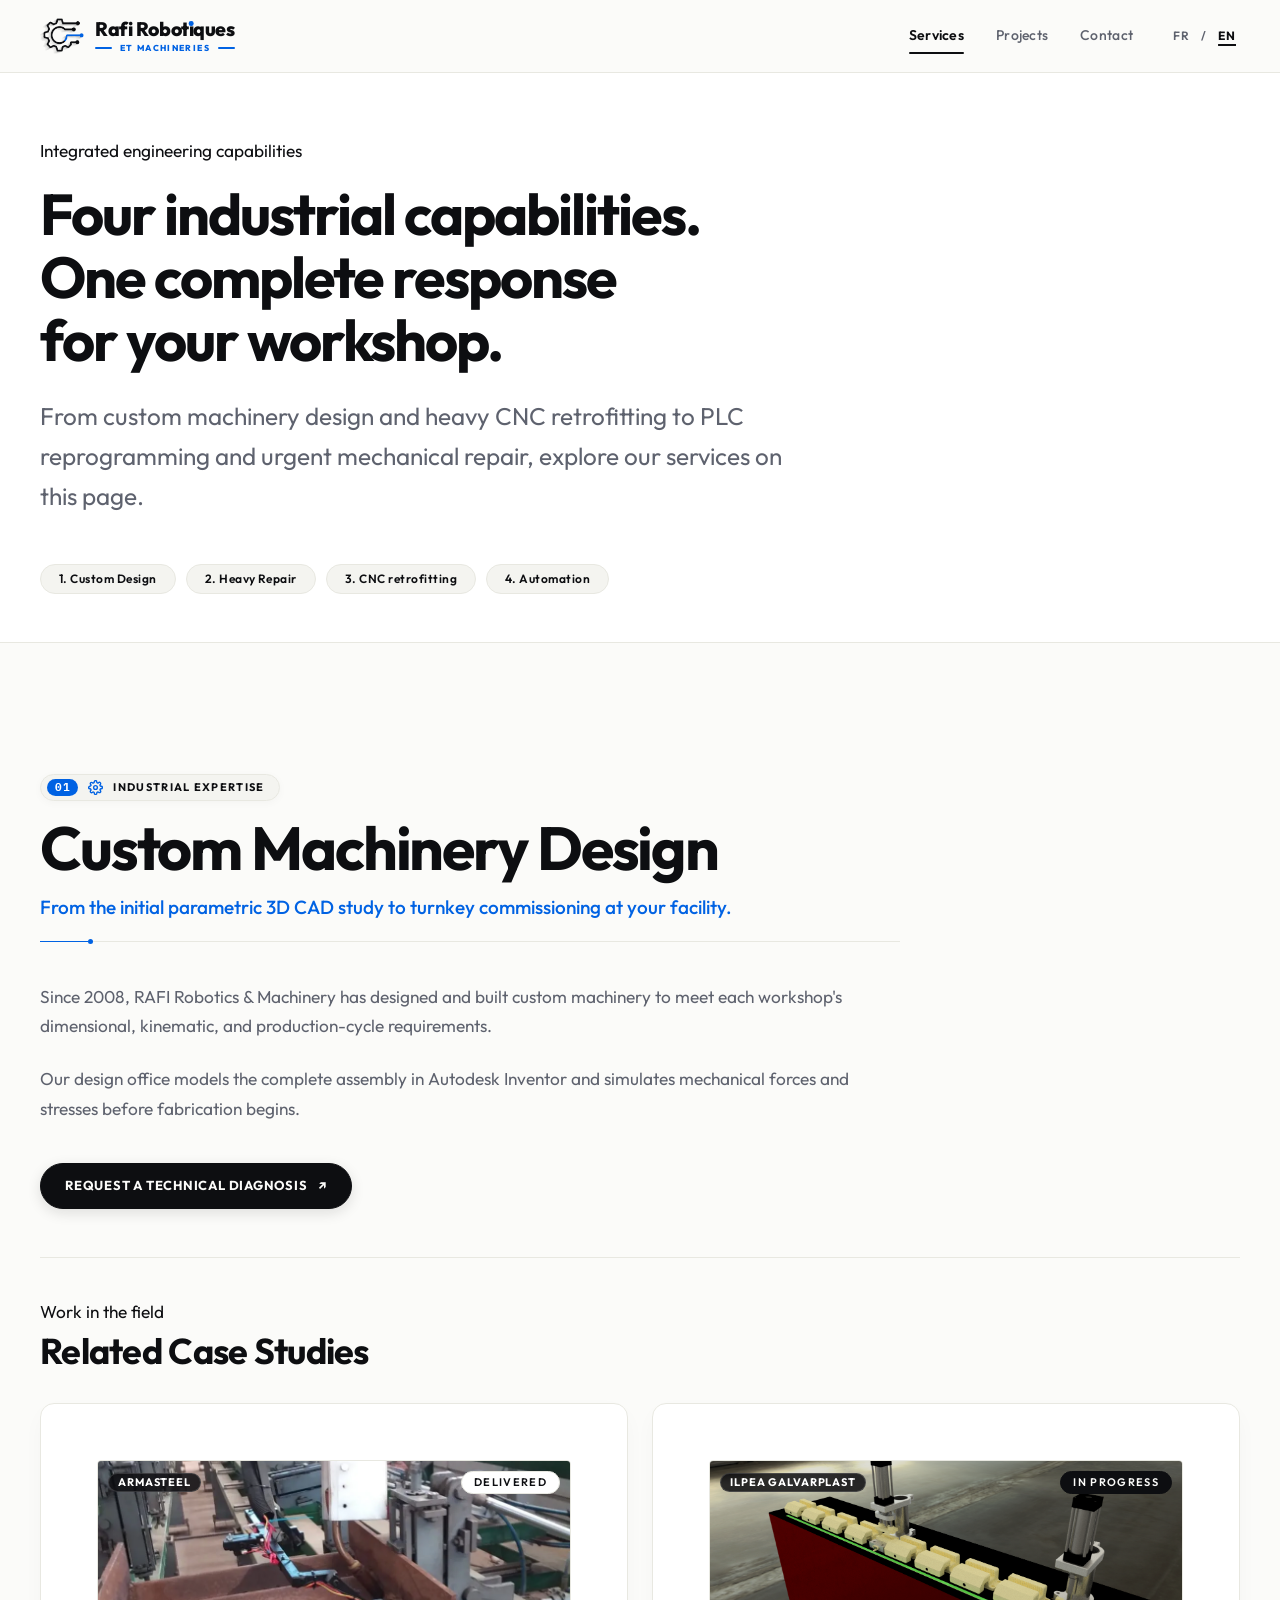
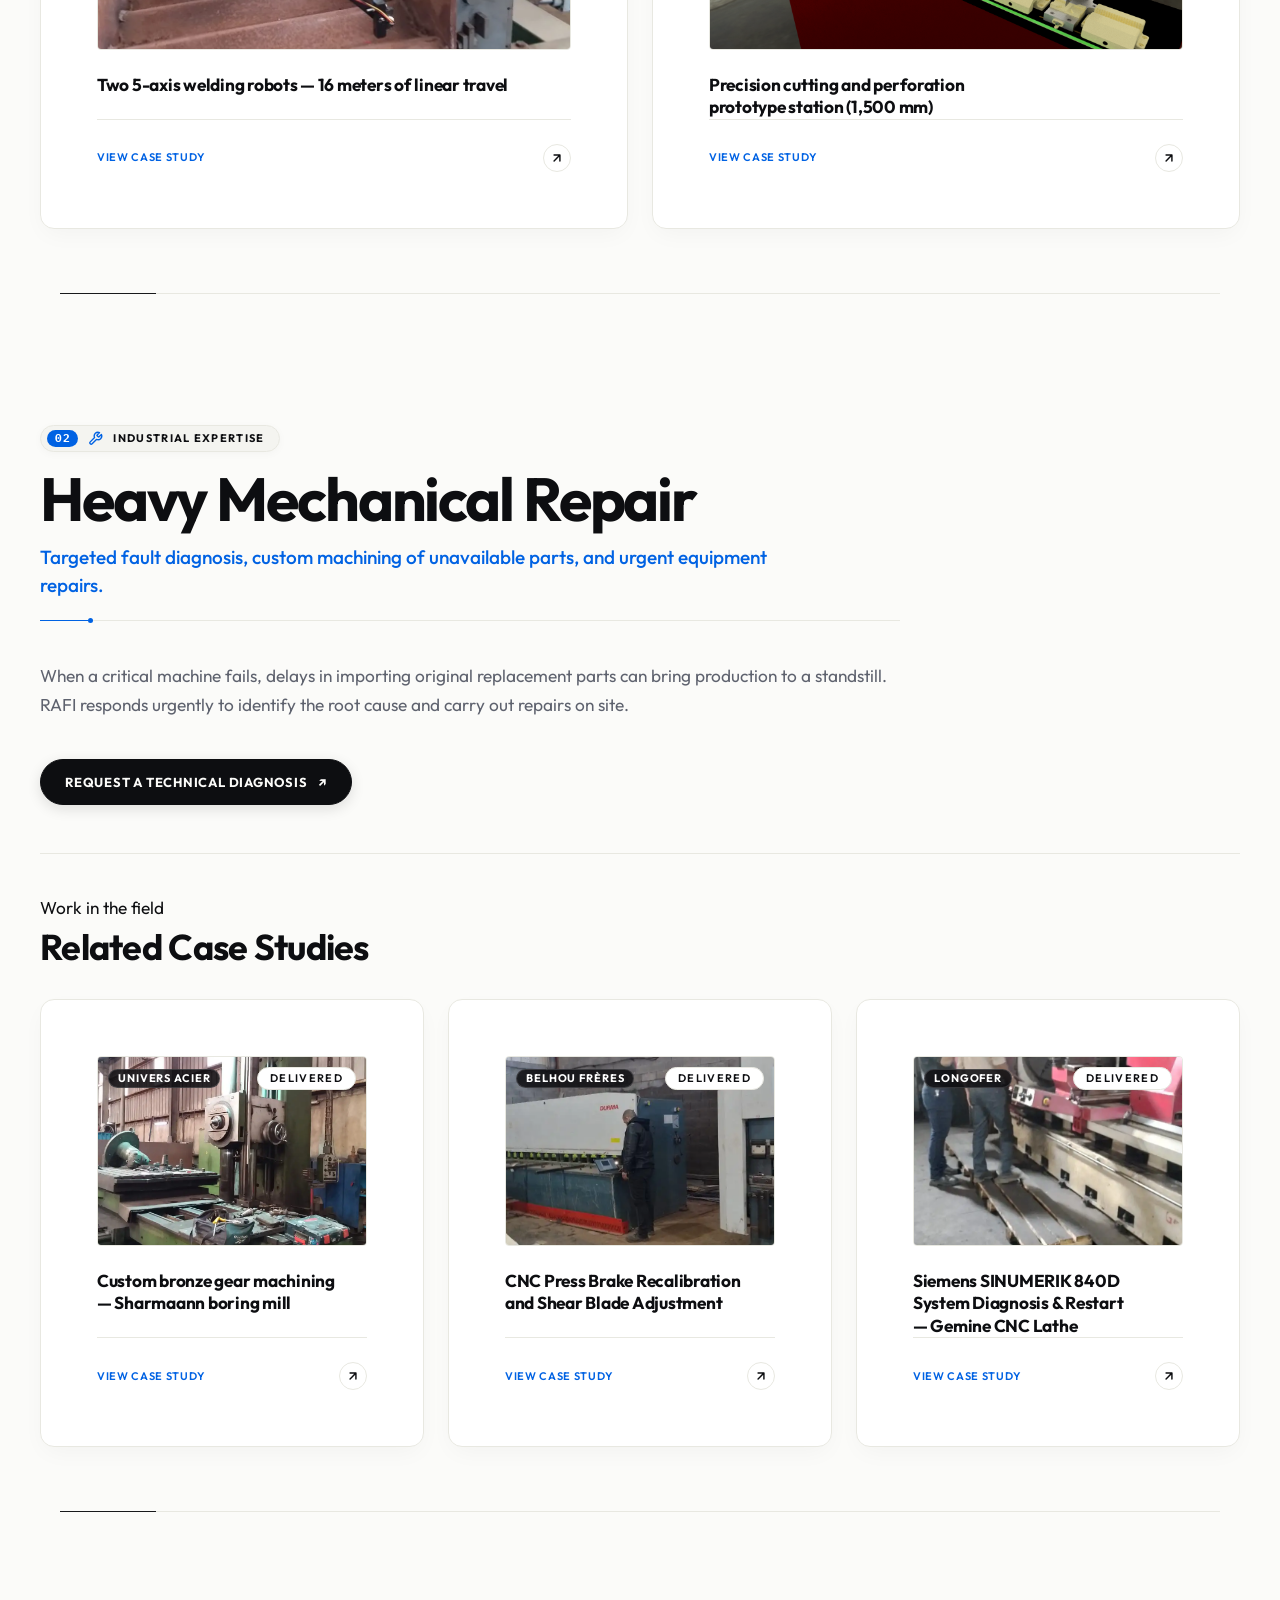
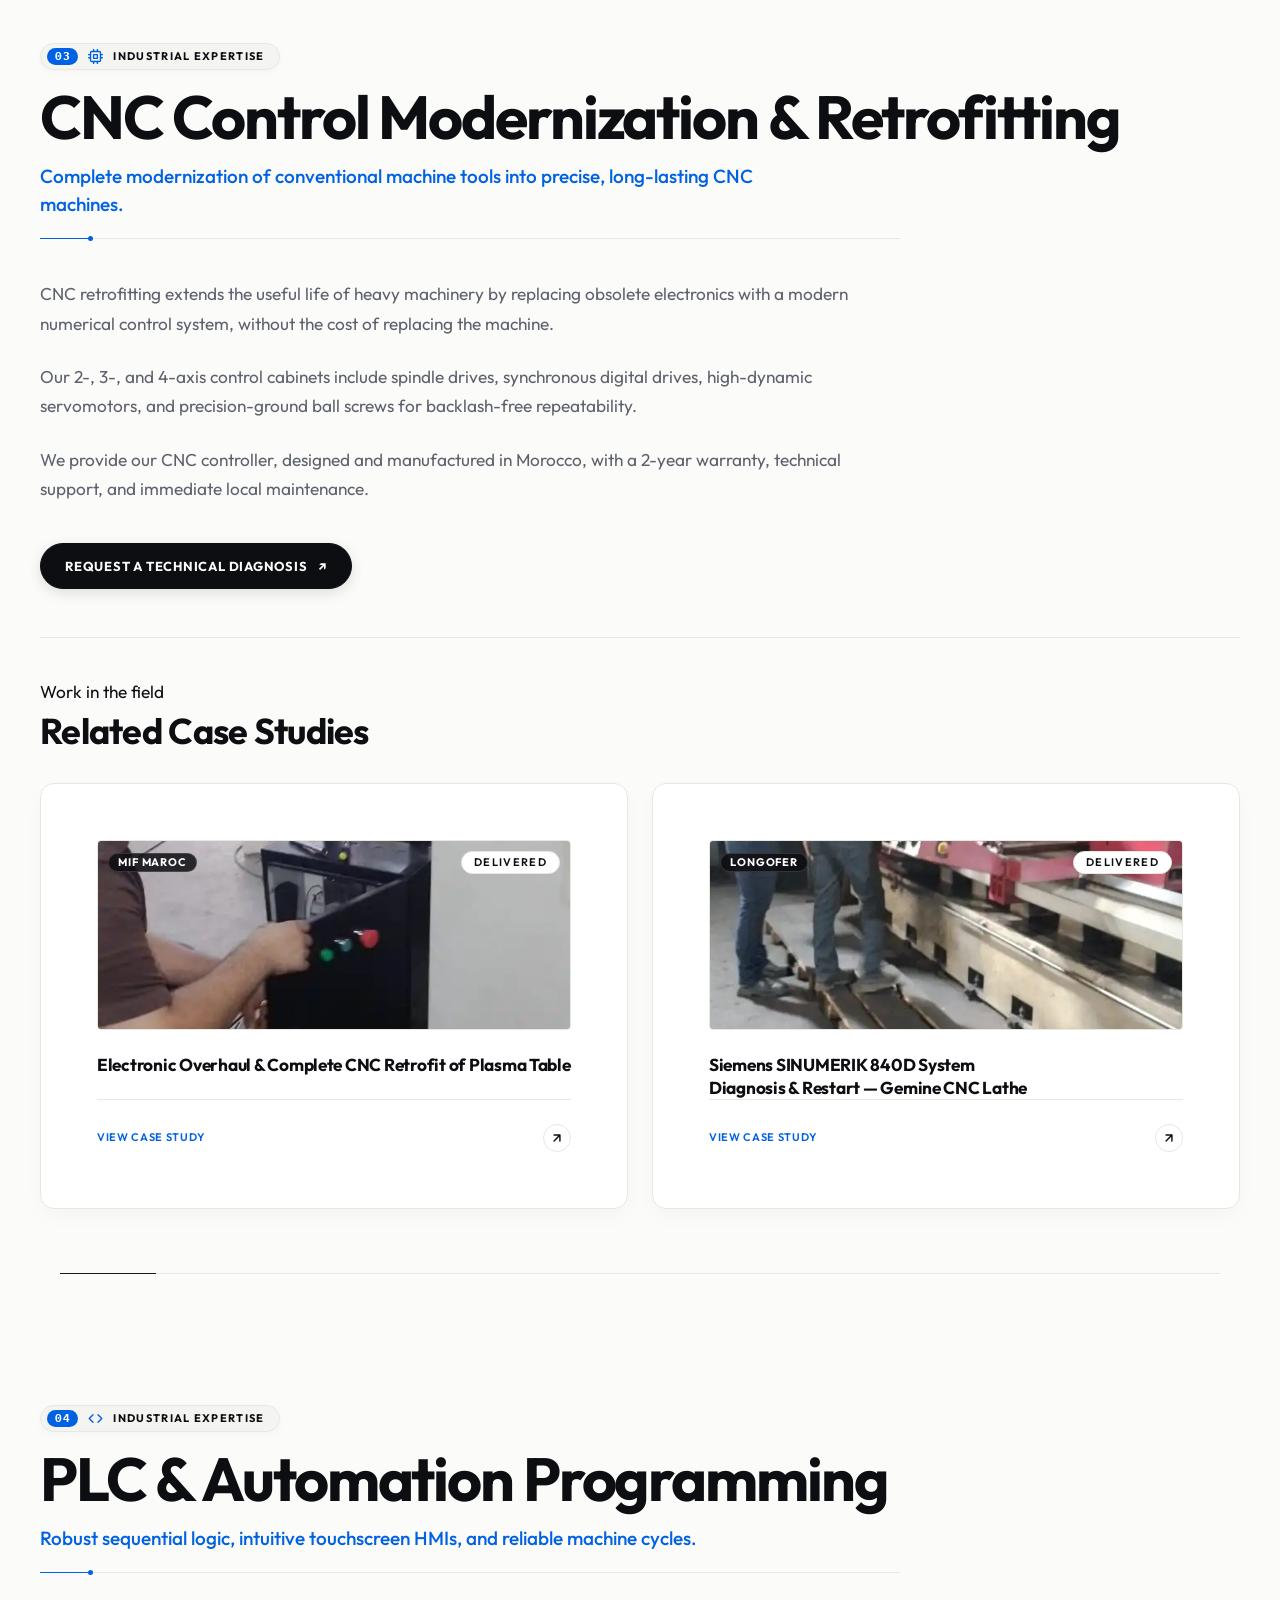
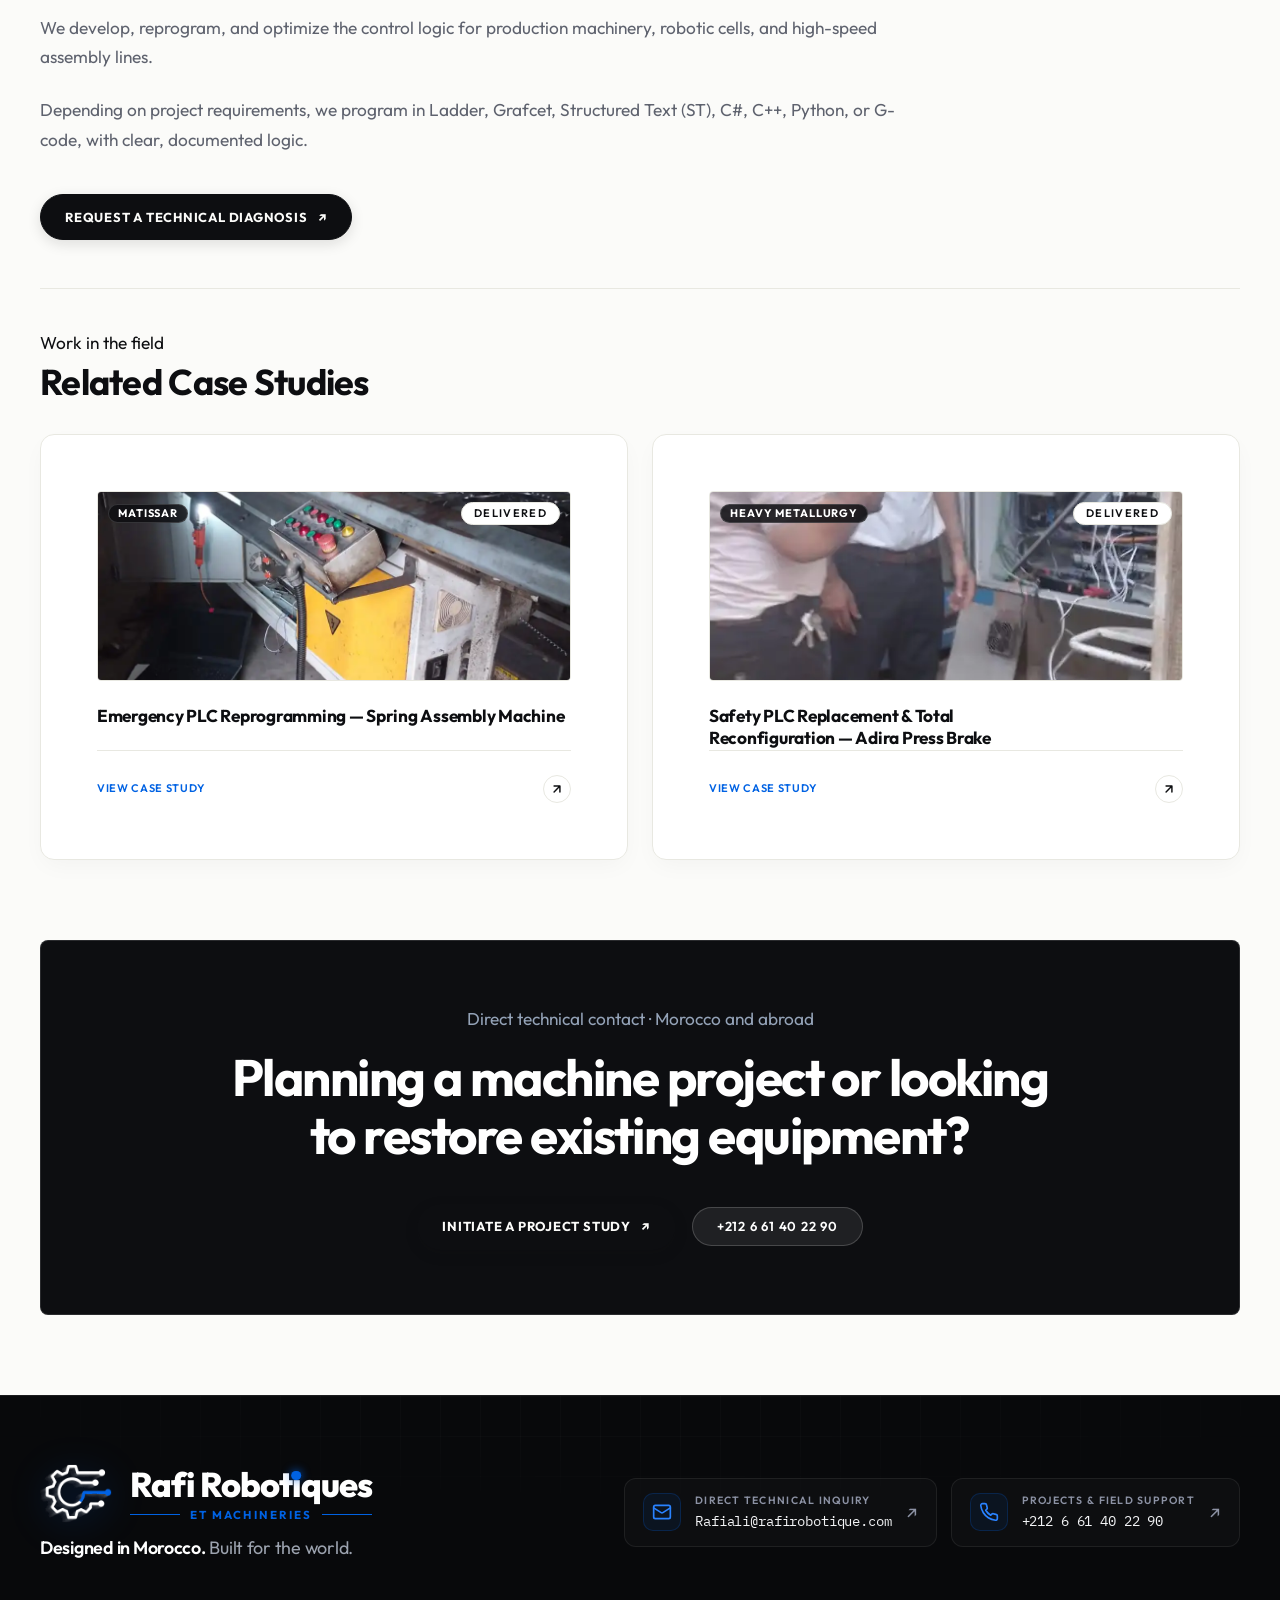
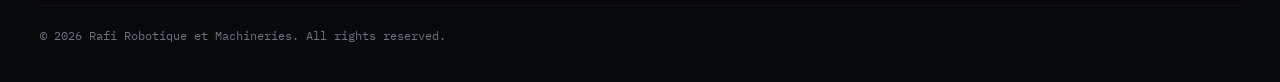
<file: en/services/index.html>
<!DOCTYPE html>
<html lang="en">
<head>
  <meta charset="UTF-8">
  <meta name="viewport" content="width=device-width, initial-scale=1.0">
  <link rel="icon" href="data:,">
  <link rel="preconnect" href="https://fonts.googleapis.com">
  <link rel="preconnect" href="https://fonts.gstatic.com" crossorigin>
  <link href="https://fonts.googleapis.com/css2?family=Outfit:wght@300;400;500;600;700;800;900&amp;family=Inter:wght@300;400;500;600;700&amp;family=IBM+Plex+Mono:wght@400;500;600&amp;display=swap" rel="stylesheet">
  <title>Services &amp; Capabilities | RAFI Robotics &amp; Machinery — Industrial Engineering</title>
  <meta name="description" content="Custom machinery design, CNC retrofitting, Siemens PLC programming, and mechanical repair in Casablanca, Morocco.">
  <link rel="canonical" href="https://rafirobotique.com/en/services/">
  <link rel="alternate" hreflang="fr" href="https://rafirobotique.com/services/">
  <link rel="alternate" hreflang="fr-MA" href="https://rafirobotique.com/services/">
  <link rel="alternate" hreflang="en" href="https://rafirobotique.com/en/services/">
  <link rel="alternate" hreflang="x-default" href="https://rafirobotique.com/services/">
  <meta name="geo.region" content="MA-06">
  <meta name="geo.placename" content="Casablanca">


  <meta property="og:type" content="website">
  <meta property="og:site_name" content="RAFI Robotics &amp; Machinery">
  <meta property="og:locale" content="en_US">
  <meta property="og:title" content="Services &amp; Capabilities | RAFI Robotics &amp; Machinery — Industrial Engineering">
  <meta property="og:description" content="Custom machinery design, CNC retrofitting, Siemens PLC programming, and mechanical repair in Casablanca, Morocco.">
  <meta property="og:url" content="https://rafirobotique.com/en/services/">
  <meta property="og:image" content="https://rafirobotique.com/assets/images/logo/rafi-mark-static.png">
  <meta name="twitter:card" content="summary_large_image">
  <meta name="twitter:title" content="Services &amp; Capabilities | RAFI Robotics &amp; Machinery — Industrial Engineering">
  <meta name="twitter:description" content="Custom machinery design, CNC retrofitting, Siemens PLC programming, and mechanical repair in Casablanca, Morocco.">
  <meta name="twitter:image" content="https://rafirobotique.com/assets/images/logo/rafi-mark-static.png">
  <link rel="stylesheet" href="../../services/style.css">
        <meta name="robots" content="index,follow,max-image-preview:large,max-snippet:-1,max-video-preview:-1">
  <meta property="og:locale:alternate" content="fr_MA">
  <meta property="og:image:alt" content="RAFI Robotics and Machinery industrial engineering">
  <meta name="twitter:image:alt" content="RAFI Robotics and Machinery industrial engineering">
  <script type="application/ld+json">
{
  "@context": "https://schema.org",
  "@graph": [
    {
      "@type": "Organization",
      "@id": "https://rafirobotique.com/#organization",
      "name": "Rafi Robotiques et Machineries",
      "alternateName": "RAFI Robotics & Machinery",
      "url": "https://rafirobotique.com/",
      "logo": "https://rafirobotique.com/assets/images/logo/rafi-mark-static.png",
      "email": "Rafiali@rafirobotique.com",
      "telephone": "+212 6 61 40 22 90",
      "description": "Rafi Robotiques et Machineries designs and builds custom industrial machinery, modernizes machine tools through CNC retrofits, programs Siemens PLCs, and diagnoses and repairs industrial machinery in Casablanca, Morocco.",
      "address": {
        "@type": "PostalAddress",
        "addressLocality": "Casablanca",
        "addressRegion": "Casablanca-Settat",
        "addressCountry": "MA"
      },
      "areaServed": {
        "@type": "Country",
        "name": "Morocco"
      },
      "knowsAbout": [
        "Custom industrial machinery design and fabrication",
        "CNC machine-tool retrofitting and modernization",
        "Industrial machinery diagnosis and repair",
        "Siemens PLC programming",
        "Robotic welding and assembly systems"
      ]
    },
    {
      "@type": "WebSite",
      "@id": "https://rafirobotique.com/#website",
      "url": "https://rafirobotique.com/",
      "name": "Rafi Robotiques et Machineries",
      "alternateName": "RAFI Robotics & Machinery",
      "inLanguage": [
        "fr-MA",
        "en"
      ],
      "publisher": {
        "@id": "https://rafirobotique.com/#organization"
      }
    },
    {
      "@type": "BreadcrumbList",
      "itemListElement": [
        {
          "@type": "ListItem",
          "position": 1,
          "name": "Home",
          "item": "https://rafirobotique.com/en/"
        },
        {
          "@type": "ListItem",
          "position": 2,
          "name": "Services & Capabilities",
          "item": "https://rafirobotique.com/en/services/"
        }
      ]
    },
    {
      "@type": "WebPage",
      "@id": "https://rafirobotique.com/en/services/#webpage",
      "url": "https://rafirobotique.com/en/services/",
      "name": "Services & Capabilities | RAFI Robotics & Machinery — Industrial Engineering",
      "inLanguage": "en",
      "isPartOf": {
        "@id": "https://rafirobotique.com/#website"
      },
      "about": {
        "@id": "https://rafirobotique.com/#organization"
      }
    },
    {
      "@type": "Service",
      "@id": "https://rafirobotique.com/en/services/#service",
      "name": "Industrial engineering and automation",
      "description": "Custom industrial machinery design and fabrication, CNC retrofitting, Siemens PLC programming, and industrial machinery diagnosis and repair in Casablanca, Morocco.",
      "serviceType": [
        "Custom industrial machinery design and fabrication",
        "CNC retrofitting",
        "Siemens PLC programming",
        "Industrial machinery diagnosis and repair"
      ],
      "provider": {
        "@id": "https://rafirobotique.com/#organization"
      },
      "areaServed": {
        "@type": "Country",
        "name": "Morocco"
      },
      "url": "https://rafirobotique.com/en/services/"
    }
  ]
}
  </script>
</head>
<body>
  <a class="skip-link" href="#main-content">Skip to main content</a>

  <header class="site-header" id="site-header" data-astro-cid-isef26zo>
    <div class="header-inner container" data-astro-cid-isef26zo>
      <a class="logo-mark" href="../" aria-label="Rafi Robotiques et Machineries">
        <div class="logo-icon logo-icon--gear" aria-hidden="true">
          <img src="../../assets/images/logo/rafi-pignon.png" alt="" width="44" height="36" class="logo-pignon-img">
        </div>
        <div class="logo-text">
          <div class="logo-title-wrap">
            <span class="logo-brand-title">Rafi Robot<span class="logo-blue-i"><span class="logo-i-dot"></span><span class="logo-i-stem">ı</span></span>ques</span>
          </div>
          <div class="logo-brand-sub">
            <span class="logo-sub-line" aria-hidden="true"></span>
            <span class="logo-sub-tag">ET MACHINERIES</span>
            <span class="logo-sub-line" aria-hidden="true"></span>
          </div>
        </div>
      </a>
      <nav class="desktop-nav" aria-label="Main Navigation" data-astro-cid-isef26zo>
        <a href="../services/" class="nav-link is-active" aria-current="page" data-astro-cid-isef26zo>Services</a>
        <a href="../projects/" class="nav-link" data-astro-cid-isef26zo>Projects</a>
        <a href="../contact/" class="nav-link nav-link--contact" data-astro-cid-isef26zo>Contact</a>
      </nav>
      <div class="header-actions" data-astro-cid-isef26zo>
        <nav class="locale" aria-label="Language" data-astro-cid-nufymefk>
          <a href="../../services/" aria-label="French" data-astro-cid-nufymefk>FR</a>
          <span aria-hidden="true" data-astro-cid-nufymefk>/</span>
          <a href="../services/" aria-label="English" aria-current="page" data-astro-cid-nufymefk>EN</a>
        </nav>
        <button class="menu-toggle" type="button" aria-controls="mobile-nav" aria-expanded="false" aria-label="Main menu">
          <span></span>
          <span></span>
          <span></span>
          <b class="sr-only">Open navigation menu</b>
        </button>
      </div>
    </div>
  </header>

  <!-- MOBILE NAVIGATION DRAWER &amp; BACKDROP -->
  <div class="mobile-nav-backdrop" id="mobile-nav-backdrop" aria-hidden="true"></div>
  <nav class="mobile-nav" id="mobile-nav" aria-label="Mobile navigation" aria-hidden="true">
    <div class="mobile-nav__links">
      <a href="../" class="mobile-nav__item" aria-label="Home">
        <span class="mobile-nav__index">01</span>
        <span class="mobile-nav__title">Home</span>
        <span class="mobile-nav__arrow" aria-hidden="true">→</span>
      </a>

      <a href="../services/" class="mobile-nav__item is-active" aria-current="page" aria-label="Services">
        <span class="mobile-nav__index">02</span>
        <span class="mobile-nav__title">Services</span>
        <span class="mobile-nav__arrow" aria-hidden="true">→</span>
      </a>

      <a href="../projects/" class="mobile-nav__item" aria-label="Projects">
        <span class="mobile-nav__index">03</span>
        <span class="mobile-nav__title">Projects</span>
        <span class="mobile-nav__arrow" aria-hidden="true">→</span>
      </a>
    </div>

    <!-- PRIMARY ACTION CTA: CONTACT US -->
    <a href="../contact/" class="mobile-nav__cta" aria-label="Contact Us">
      <span class="mobile-nav__cta-title">
        Contact Us
        <svg width="18" height="18" viewBox="0 0 24 24" fill="none" stroke="currentColor" stroke-width="2.5" stroke-linecap="round" stroke-linejoin="round" aria-hidden="true">
          <path d="M7 17L17 7M17 7H7M17 7V17"/>
        </svg>
      </span>
    </a>

    <!-- QUICK TECHNICAL HOTLINE STRIP -->
    <div class="mobile-nav__hotline">
      <a href="tel:+212661402290" class="mobile-nav__hotline-link" aria-label="Direct engineering line">
        <span class="mobile-nav__hotline-icon" aria-hidden="true">
          <svg width="14" height="14" viewBox="0 0 24 24" fill="none" stroke="currentColor" stroke-width="2" stroke-linecap="round" stroke-linejoin="round"><path d="M22 16.92v3a2 2 0 0 1-2.18 2 19.79 19.79 0 0 1-8.63-3.07 19.5 19.5 0 0 1-6-6 19.79 19.79 0 0 1-3.07-8.67A2 2 0 0 1 4.11 2h3a2 2 0 0 1 2 1.72 12.84 12.84 0 0 0 .7 2.81 2 2 0 0 1-.45 2.11L8.09 9.91a16 16 0 0 0 6 6l1.27-1.27a2 2 0 0 1 2.11-.45 12.84 12.84 0 0 0 2.81.7A2 2 0 0 1 22 16.92z"/></svg>
        </span>
        <span class="mobile-nav__hotline-val">+212 6 61 40 22 90</span>
      </a>
      <a href="mailto:Rafiali@rafirobotique.com" class="mobile-nav__hotline-link" aria-label="Engineering inquiry email">
        <span class="mobile-nav__hotline-icon" aria-hidden="true">
          <svg width="14" height="14" viewBox="0 0 24 24" fill="none" stroke="currentColor" stroke-width="2" stroke-linecap="round" stroke-linejoin="round"><rect width="20" height="16" x="2" y="4" rx="2"/><path d="m22 7-8.97 5.7a1.94 1.94 0 0 1-2.06 0L2 7"/></svg>
        </span>
        <span class="mobile-nav__hotline-val">Rafiali@rafirobotique.com</span>
      </a>
    </div>
  </nav>

  <script>
    const header = document.querySelector('#site-header');
    const menu = document.querySelector('.menu-toggle');
    const nav = document.querySelector('#mobile-nav');
    const backdrop = document.querySelector('#mobile-nav-backdrop');

    function toggleMenu(forceOpen) {
      const currentOpen = menu?.getAttribute('aria-expanded') === 'true';
      const open = forceOpen !== undefined ? forceOpen : !currentOpen;
      menu?.setAttribute('aria-expanded', String(open));
      nav?.classList.toggle('is-open', open);
      nav?.setAttribute('aria-hidden', String(!open));
      backdrop?.classList.toggle('is-open', open);
      backdrop?.setAttribute('aria-hidden', String(!open));
      document.body.classList.toggle('menu-open', open);
    }

    menu?.addEventListener('click', () => toggleMenu());
    backdrop?.addEventListener('click', () => toggleMenu(false));
    document.addEventListener('keydown', (e) => {
      if (e.key === 'Escape' && menu?.getAttribute('aria-expanded') === 'true') {
        toggleMenu(false);
      }
    });

    nav?.querySelectorAll('a').forEach(link => {
      link.addEventListener('click', () => toggleMenu(false));
    });

    window.addEventListener('scroll', () => header?.classList.toggle('is-scrolled', window.scrollY > 12), { passive: true });
  </script>

  <main id="main-content">
    <!-- Master Hero Section -->
    <section class="master-hero" data-astro-cid-jexbydrc>
      <div class="container" data-astro-cid-jexbydrc>
        <p class="section-kicker" data-astro-cid-jexbydrc>Integrated engineering capabilities</p>
        <h1 data-astro-cid-jexbydrc>Four industrial capabilities. One complete response for your workshop.</h1>
        <p class="hero-desc" data-astro-cid-jexbydrc>From custom machinery design and heavy CNC retrofitting to PLC reprogramming and urgent mechanical repair, explore our services on this page.</p>
        
        <!-- Interactive Navigation Pills -->
        <nav class="sticky-nav-pills" aria-label="Services Navigation" data-astro-cid-jexbydrc>
          <a href="#conception" class="nav-pill-btn" data-astro-cid-jexbydrc><span data-astro-cid-jexbydrc>1. Custom Design</span></a>
          <a href="#reparation" class="nav-pill-btn" data-astro-cid-jexbydrc><span data-astro-cid-jexbydrc>2. Heavy Repair</span></a>
          <a href="#numerisation-retrofitage" class="nav-pill-btn" data-astro-cid-jexbydrc><span data-astro-cid-jexbydrc>3. CNC retrofitting</span></a>
          <a href="#programmation" class="nav-pill-btn" data-astro-cid-jexbydrc><span data-astro-cid-jexbydrc>4. Automation</span></a>
        </nav>
      </div>
    </section>

    <!-- Deep-Dive Services Content -->
    <main class="master-services-list" data-astro-cid-jexbydrc>
      <div class="container" data-astro-cid-jexbydrc>
        <!-- SERVICE 01: CONCEPTION -->
        <section id="conception" class="service-block" data-astro-cid-jexbydrc>
          <span id="conception-fabrication"></span>
          <header class="service-header-elite" data-astro-cid-jexbydrc>
            <div class="service-eyebrow" data-astro-cid-jexbydrc>
              <div class="service-tag-badge" data-astro-cid-jexbydrc>
                <span class="service-tag-badge__num" data-astro-cid-jexbydrc>01</span>
                <span class="service-tag-badge__icon" data-astro-cid-jexbydrc aria-hidden="true">
                  <svg width="15" height="15" viewBox="0 0 24 24" fill="none" stroke="currentColor" stroke-width="2.2" stroke-linecap="round" stroke-linejoin="round" data-astro-cid-jexbydrc>
                    <circle cx="12" cy="12" r="3"></circle>
                    <path d="M19.4 15a1.65 1.65 0 0 0 .33 1.82l.06.06a2 2 0 0 1 0 2.83 2 2 0 0 1-2.83 0l-.06-.06a1.65 1.65 0 0 0-1.82-.33 1.65 1.65 0 0 0-1 1.51V21a2 2 0 0 1-2 2 2 2 0 0 1-2-2v-.09A1.65 1.65 0 0 0 9 19.4a1.65 1.65 0 0 0-1.82.33l-.06.06a2 2 0 0 1-2.83 0 2 2 0 0 1 0-2.83l.06-.06a1.65 1.65 0 0 0 .33-1.82 1.65 1.65 0 0 0-1.51-1H3a2 2 0 0 1-2-2 2 2 0 0 1 2-2h.09A1.65 1.65 0 0 0 4.6 9a1.65 1.65 0 0 0-.33-1.82l-.06-.06a2 2 0 0 1 0-2.83 2 2 0 0 1 2.83 0l.06.06a1.65 1.65 0 0 0 1.82.33H9a1.65 1.65 0 0 0 1-1.51V3a2 2 0 0 1 2-2 2 2 0 0 1 2 2v.09a1.65 1.65 0 0 0 1 1.51 1.65 1.65 0 0 0 1.82-.33l.06-.06a2 2 0 0 1 2.83 0 2 2 0 0 1 0 2.83l-.06.06a1.65 1.65 0 0 0-.33 1.82V9a1.65 1.65 0 0 0 1.51 1H21a2 2 0 0 1 2 2 2 2 0 0 1-2 2h-.09a1.65 1.65 0 0 0-1.51 1z"></path>
                  </svg>
                </span>
                <span class="service-tag-badge__label" data-astro-cid-jexbydrc>Industrial Expertise</span>
              </div>
            </div>
            <h2 class="service-display-title" data-astro-cid-jexbydrc>Custom Machinery Design</h2>
            <p class="service-display-subtitle" data-astro-cid-jexbydrc>From the initial parametric 3D CAD study to turnkey commissioning at your facility.</p>
            <div class="service-ruler-datum" data-astro-cid-jexbydrc aria-hidden="true"></div>
          </header>

          <div class="service-block__content-grid" data-astro-cid-jexbydrc>
            <div class="service-description" data-astro-cid-jexbydrc>
              <p data-astro-cid-jexbydrc>Since 2008, RAFI Robotics &amp; Machinery has designed and built custom machinery to meet each workshop's dimensional, kinematic, and production-cycle requirements.</p>
              <p data-astro-cid-jexbydrc>Our design office models the complete assembly in Autodesk Inventor and simulates mechanical forces and stresses before fabrication begins.</p>
              <div class="service-action-inline" data-astro-cid-jexbydrc>
                <a class="button button--primary" href="../contact/" data-astro-cid-j6ocf6pu>Request a Technical Diagnosis<span aria-hidden="true" data-astro-cid-j6ocf6pu>↗</span></a>
              </div>
            </div>
          </div>

          <!-- Linked Realisations Case Studies Section -->
          <div class="service-proof-section" data-astro-cid-jexbydrc>
            <div class="proof-head" data-astro-cid-jexbydrc>
              <p class="section-kicker" data-astro-cid-jexbydrc>Work in the field</p>
              <h3 data-astro-cid-jexbydrc>Related Case Studies</h3>
            </div>
            <div class="proof-grid" data-astro-cid-jexbydrc>
              <article class="glow-card glow-card--default proof-card" data-astro-cid-mtdwne6d>
                <div class="glow-card__spotlight" aria-hidden="true" data-astro-cid-mtdwne6d></div>
                <div class="glow-card__content" data-astro-cid-mtdwne6d>
                  <a href="../projects/#armasteel-robot-soudage" class="proof-card-link" data-astro-cid-jexbydrc>
                    <div class="proof-media" data-astro-cid-jexbydrc>
                      <img src="../../assets/images/realisations/armasteel-robot-soudage/testing-1.webp" alt="Two 5-axis welding robots — 16 meters of linear travel" class="proof-img" loading="lazy" data-astro-cid-jexbydrc>
                      <div class="proof-badges" data-astro-cid-jexbydrc>
                        <span class="client-pill" data-astro-cid-jexbydrc>Armasteel</span>
                        <span class="badge badge--neutral" data-astro-cid-gysip5ha>Delivered</span>
                      </div>
                    </div>
                    <div class="proof-body" data-astro-cid-jexbydrc>
                      <h4 data-astro-cid-jexbydrc>Two 5-axis welding robots — 16 meters of linear travel</h4>
                    </div>
                    <div class="proof-footer" data-astro-cid-jexbydrc>
                      <span class="view-link-text" data-astro-cid-jexbydrc>View Case Study</span>
                      <span class="arrow-circle" aria-hidden="true" data-astro-cid-jexbydrc>
                        <svg xmlns="http://www.w3.org/2000/svg" width="14" height="14" viewBox="0 0 24 24" fill="none" stroke="currentColor" stroke-width="2.5" stroke-linecap="round" stroke-linejoin="round" data-astro-cid-jexbydrc><path d="M7 17L17 7M17 7H7M17 7V17" data-astro-cid-jexbydrc></path></svg>
                      </span>
                    </div>
                  </a>
                </div>
              </article>

              <article class="glow-card glow-card--default proof-card" data-astro-cid-mtdwne6d>
                <div class="glow-card__spotlight" aria-hidden="true" data-astro-cid-mtdwne6d></div>
                <div class="glow-card__content" data-astro-cid-mtdwne6d>
                  <a href="../projects/#ilpea-galvarplast-poste-prototype" class="proof-card-link" data-astro-cid-jexbydrc>
                    <div class="proof-media" data-astro-cid-jexbydrc>
                      <img src="../../assets/images/realisations/ilpea-galvarplast-poste-prototype/prototype-cad-v2.png" alt="Precision cutting and perforation prototype station (1,500 mm)" class="proof-img" loading="lazy" data-astro-cid-jexbydrc>
                      <div class="proof-badges" data-astro-cid-jexbydrc>
                        <span class="client-pill" data-astro-cid-jexbydrc>Ilpea Galvarplast</span>
                        <span class="badge badge--active" data-astro-cid-gysip5ha>In Progress</span>
                      </div>
                    </div>
                    <div class="proof-body" data-astro-cid-jexbydrc>
                      <h4 data-astro-cid-jexbydrc>Precision cutting and perforation prototype station (1,500 mm)</h4>
                    </div>
                    <div class="proof-footer" data-astro-cid-jexbydrc>
                      <span class="view-link-text" data-astro-cid-jexbydrc>View Case Study</span>
                      <span class="arrow-circle" aria-hidden="true" data-astro-cid-jexbydrc>
                        <svg xmlns="http://www.w3.org/2000/svg" width="14" height="14" viewBox="0 0 24 24" fill="none" stroke="currentColor" stroke-width="2.5" stroke-linecap="round" stroke-linejoin="round" data-astro-cid-jexbydrc><path d="M7 17L17 7M17 7H7M17 7V17" data-astro-cid-jexbydrc></path></svg>
                      </span>
                    </div>
                  </a>
                </div>
              </article>
            </div>
          </div>
          <div class="toolpath" aria-hidden="true" data-astro-cid-74kknngm><span data-astro-cid-74kknngm></span></div>
        </section>

        <!-- SERVICE 02: REPARATION -->
        <section id="reparation" class="service-block" data-astro-cid-jexbydrc>
          <header class="service-header-elite" data-astro-cid-jexbydrc>
            <div class="service-eyebrow" data-astro-cid-jexbydrc>
              <div class="service-tag-badge" data-astro-cid-jexbydrc>
                <span class="service-tag-badge__num" data-astro-cid-jexbydrc>02</span>
                <span class="service-tag-badge__icon" data-astro-cid-jexbydrc aria-hidden="true">
                  <svg width="15" height="15" viewBox="0 0 24 24" fill="none" stroke="currentColor" stroke-width="2.2" stroke-linecap="round" stroke-linejoin="round" data-astro-cid-jexbydrc>
                    <path d="M14.7 6.3a1 1 0 0 0 0 1.4l1.6 1.6a1 1 0 0 0 1.4 0l3.77-3.77a6 6 0 0 1-7.94 7.94l-6.91 6.91a2.12 2.12 0 0 1-3-3l6.91-6.91a6 6 0 0 1 7.94-7.94l-3.76 3.76z"></path>
                  </svg>
                </span>
                <span class="service-tag-badge__label" data-astro-cid-jexbydrc>Industrial Expertise</span>
              </div>
            </div>
            <h2 class="service-display-title" data-astro-cid-jexbydrc>Heavy Mechanical Repair</h2>
            <p class="service-display-subtitle" data-astro-cid-jexbydrc>Targeted fault diagnosis, custom machining of unavailable parts, and urgent equipment repairs.</p>
            <div class="service-ruler-datum" data-astro-cid-jexbydrc aria-hidden="true"></div>
          </header>

          <div class="service-block__content-grid" data-astro-cid-jexbydrc>
            <div class="service-description" data-astro-cid-jexbydrc>
              <p data-astro-cid-jexbydrc>When a critical machine fails, delays in importing original replacement parts can bring production to a standstill. RAFI responds urgently to identify the root cause and carry out repairs on site.</p>
              <div class="service-action-inline" data-astro-cid-jexbydrc>
                <a class="button button--primary" href="../contact/" data-astro-cid-j6ocf6pu>Request a Technical Diagnosis<span aria-hidden="true" data-astro-cid-j6ocf6pu>↗</span></a>
              </div>
            </div>
          </div>

          <!-- Linked Realisations Case Studies Section -->
          <div class="service-proof-section" data-astro-cid-jexbydrc>
            <div class="proof-head" data-astro-cid-jexbydrc>
              <p class="section-kicker" data-astro-cid-jexbydrc>Work in the field</p>
              <h3 data-astro-cid-jexbydrc>Related Case Studies</h3>
            </div>
            <div class="proof-grid" data-astro-cid-jexbydrc>
              <article class="glow-card glow-card--default proof-card" data-astro-cid-mtdwne6d>
                <div class="glow-card__spotlight" aria-hidden="true" data-astro-cid-mtdwne6d></div>
                <div class="glow-card__content" data-astro-cid-mtdwne6d>
                  <a href="../projects/#sharmaann-alesuse-univers-acier" class="proof-card-link" data-astro-cid-jexbydrc>
                    <div class="proof-media" data-astro-cid-jexbydrc>
                      <img src="../../assets/images/realisations/sharmaann-alesuse-univers-acier/reparation-1.webp" alt="Custom bronze gear machining — Sharmaann boring mill" class="proof-img" loading="lazy" data-astro-cid-jexbydrc>
                      <div class="proof-badges" data-astro-cid-jexbydrc>
                        <span class="client-pill" data-astro-cid-jexbydrc>Univers Acier</span>
                        <span class="badge badge--neutral" data-astro-cid-gysip5ha>Delivered</span>
                      </div>
                    </div>
                    <div class="proof-body" data-astro-cid-jexbydrc>
                      <h4 data-astro-cid-jexbydrc>Custom bronze gear machining — Sharmaann boring mill</h4>
                    </div>
                    <div class="proof-footer" data-astro-cid-jexbydrc>
                      <span class="view-link-text" data-astro-cid-jexbydrc>View Case Study</span>
                      <span class="arrow-circle" aria-hidden="true" data-astro-cid-jexbydrc>
                        <svg xmlns="http://www.w3.org/2000/svg" width="14" height="14" viewBox="0 0 24 24" fill="none" stroke="currentColor" stroke-width="2.5" stroke-linecap="round" stroke-linejoin="round" data-astro-cid-jexbydrc><path d="M7 17L17 7M17 7H7M17 7V17" data-astro-cid-jexbydrc></path></svg>
                      </span>
                    </div>
                  </a>
                </div>
              </article>

              <article class="glow-card glow-card--default proof-card" data-astro-cid-mtdwne6d>
                <div class="glow-card__spotlight" aria-hidden="true" data-astro-cid-mtdwne6d></div>
                <div class="glow-card__content" data-astro-cid-mtdwne6d>
                  <a href="../projects/#belhou-freres-presse-plieuse" class="proof-card-link" data-astro-cid-jexbydrc>
                    <div class="proof-media" data-astro-cid-jexbydrc>
                      <img src="../../assets/images/realisations/belhou-freres-presse-plieuse/reparametrage.webp" alt="CNC Press Brake Recalibration and Shear Blade Adjustment" class="proof-img" loading="lazy" data-astro-cid-jexbydrc>
                      <div class="proof-badges" data-astro-cid-jexbydrc>
                        <span class="client-pill" data-astro-cid-jexbydrc>Belhou Frères</span>
                        <span class="badge badge--neutral" data-astro-cid-gysip5ha>Delivered</span>
                      </div>
                    </div>
                    <div class="proof-body" data-astro-cid-jexbydrc>
                      <h4 data-astro-cid-jexbydrc>CNC Press Brake Recalibration and Shear Blade Adjustment</h4>
                    </div>
                    <div class="proof-footer" data-astro-cid-jexbydrc>
                      <span class="view-link-text" data-astro-cid-jexbydrc>View Case Study</span>
                      <span class="arrow-circle" aria-hidden="true" data-astro-cid-jexbydrc>
                        <svg xmlns="http://www.w3.org/2000/svg" width="14" height="14" viewBox="0 0 24 24" fill="none" stroke="currentColor" stroke-width="2.5" stroke-linecap="round" stroke-linejoin="round" data-astro-cid-jexbydrc><path d="M7 17L17 7M17 7H7M17 7V17" data-astro-cid-jexbydrc></path></svg>
                      </span>
                    </div>
                  </a>
                </div>
              </article>

              <article class="glow-card glow-card--default proof-card" data-astro-cid-mtdwne6d>
                <div class="glow-card__spotlight" aria-hidden="true" data-astro-cid-mtdwne6d></div>
                <div class="glow-card__content" data-astro-cid-mtdwne6d>
                  <a href="../projects/#longofer-cnc-tournage-gemine" class="proof-card-link" data-astro-cid-jexbydrc>
                    <div class="proof-media" data-astro-cid-jexbydrc>
                      <img src="../../assets/images/realisations/longofer-cnc-tournage-gemine/diagnostics-1.webp" alt="Siemens SINUMERIK 840D System Diagnosis &amp; Restart — Gemine CNC Lathe" class="proof-img" loading="lazy" data-astro-cid-jexbydrc>
                      <div class="proof-badges" data-astro-cid-jexbydrc>
                        <span class="client-pill" data-astro-cid-jexbydrc>Longofer</span>
                        <span class="badge badge--neutral" data-astro-cid-gysip5ha>Delivered</span>
                      </div>
                    </div>
                    <div class="proof-body" data-astro-cid-jexbydrc>
                      <h4 data-astro-cid-jexbydrc>Siemens SINUMERIK 840D System Diagnosis &amp; Restart — Gemine CNC Lathe</h4>
                    </div>
                    <div class="proof-footer" data-astro-cid-jexbydrc>
                      <span class="view-link-text" data-astro-cid-jexbydrc>View Case Study</span>
                      <span class="arrow-circle" aria-hidden="true" data-astro-cid-jexbydrc>
                        <svg xmlns="http://www.w3.org/2000/svg" width="14" height="14" viewBox="0 0 24 24" fill="none" stroke="currentColor" stroke-width="2.5" stroke-linecap="round" stroke-linejoin="round" data-astro-cid-jexbydrc><path d="M7 17L17 7M17 7H7M17 7V17" data-astro-cid-jexbydrc></path></svg>
                      </span>
                    </div>
                  </a>
                </div>
              </article>
            </div>
          </div>
        </section>

        <div class="toolpath" aria-hidden="true" data-astro-cid-74kknngm><span data-astro-cid-74kknngm></span></div>

        <!-- SERVICE 03: NUMERISATION / RETROFITAGE -->
        <section id="numerisation-retrofitage" class="service-block" data-astro-cid-jexbydrc>
          <header class="service-header-elite" data-astro-cid-jexbydrc>
            <div class="service-eyebrow" data-astro-cid-jexbydrc>
              <div class="service-tag-badge" data-astro-cid-jexbydrc>
                <span class="service-tag-badge__num" data-astro-cid-jexbydrc>03</span>
                <span class="service-tag-badge__icon" data-astro-cid-jexbydrc aria-hidden="true">
                  <svg width="15" height="15" viewBox="0 0 24 24" fill="none" stroke="currentColor" stroke-width="2.2" stroke-linecap="round" stroke-linejoin="round" data-astro-cid-jexbydrc>
                    <rect x="4" y="4" width="16" height="16" rx="2"></rect>
                    <rect x="9" y="9" width="6" height="6"></rect>
                    <path d="M9 1v3M15 1v3M9 20v3M15 20v3M20 9h3M20 14h3M1 9h3M1 14h3"></path>
                  </svg>
                </span>
                <span class="service-tag-badge__label" data-astro-cid-jexbydrc>Industrial Expertise</span>
              </div>
            </div>
            <h2 class="service-display-title" data-astro-cid-jexbydrc>CNC Control Modernization &amp; Retrofitting</h2>
            <p class="service-display-subtitle" data-astro-cid-jexbydrc>Complete modernization of conventional machine tools into precise, long-lasting CNC machines.</p>
            <div class="service-ruler-datum" data-astro-cid-jexbydrc aria-hidden="true"></div>
          </header>

          <div class="service-block__content-grid" data-astro-cid-jexbydrc>
            <div class="service-description" data-astro-cid-jexbydrc>
              <p data-astro-cid-jexbydrc>CNC retrofitting extends the useful life of heavy machinery by replacing obsolete electronics with a modern numerical control system, without the cost of replacing the machine.</p>
              <p data-astro-cid-jexbydrc>Our 2-, 3-, and 4-axis control cabinets include spindle drives, synchronous digital drives, high-dynamic servomotors, and precision-ground ball screws for backlash-free repeatability.</p>
              <p data-astro-cid-jexbydrc>We provide our CNC controller, designed and manufactured in Morocco, with a 2-year warranty, technical support, and immediate local maintenance.</p>
              <div class="service-action-inline" data-astro-cid-jexbydrc>
                <a class="button button--primary" href="../contact/" data-astro-cid-j6ocf6pu>Request a Technical Diagnosis<span aria-hidden="true" data-astro-cid-j6ocf6pu>↗</span></a>
              </div>
            </div>
          </div>

          <!-- Linked Realisations Case Studies Section -->
          <div class="service-proof-section" data-astro-cid-jexbydrc>
            <div class="proof-head" data-astro-cid-jexbydrc>
              <p class="section-kicker" data-astro-cid-jexbydrc>Work in the field</p>
              <h3 data-astro-cid-jexbydrc>Related Case Studies</h3>
            </div>
            <div class="proof-grid" data-astro-cid-jexbydrc>
              <article class="glow-card glow-card--default proof-card" data-astro-cid-mtdwne6d>
                <div class="glow-card__spotlight" aria-hidden="true" data-astro-cid-mtdwne6d></div>
                <div class="glow-card__content" data-astro-cid-mtdwne6d>
                  <a href="../projects/#cnc-plasma-mif-maroc" class="proof-card-link" data-astro-cid-jexbydrc>
                    <div class="proof-media" data-astro-cid-jexbydrc>
                      <img src="../../assets/images/realisations/cnc-plasma-mif-maroc/installation-1.webp" alt="Electronic Overhaul &amp; Complete CNC Retrofit of Plasma Table" class="proof-img" loading="lazy" data-astro-cid-jexbydrc>
                      <div class="proof-badges" data-astro-cid-jexbydrc>
                        <span class="client-pill" data-astro-cid-jexbydrc>Mif Maroc</span>
                        <span class="badge badge--neutral" data-astro-cid-gysip5ha>Delivered</span>
                      </div>
                    </div>
                    <div class="proof-body" data-astro-cid-jexbydrc>
                      <h4 data-astro-cid-jexbydrc>Electronic Overhaul &amp; Complete CNC Retrofit of Plasma Table</h4>
                    </div>
                    <div class="proof-footer" data-astro-cid-jexbydrc>
                      <span class="view-link-text" data-astro-cid-jexbydrc>View Case Study</span>
                      <span class="arrow-circle" aria-hidden="true" data-astro-cid-jexbydrc>
                        <svg xmlns="http://www.w3.org/2000/svg" width="14" height="14" viewBox="0 0 24 24" fill="none" stroke="currentColor" stroke-width="2.5" stroke-linecap="round" stroke-linejoin="round" data-astro-cid-jexbydrc><path d="M7 17L17 7M17 7H7M17 7V17" data-astro-cid-jexbydrc></path></svg>
                      </span>
                    </div>
                  </a>
                </div>
              </article>

              <article class="glow-card glow-card--default proof-card" data-astro-cid-mtdwne6d>
                <div class="glow-card__spotlight" aria-hidden="true" data-astro-cid-mtdwne6d></div>
                <div class="glow-card__content" data-astro-cid-mtdwne6d>
                  <a href="../projects/#longofer-cnc-tournage-gemine" class="proof-card-link" data-astro-cid-jexbydrc>
                    <div class="proof-media" data-astro-cid-jexbydrc>
                      <img src="../../assets/images/realisations/longofer-cnc-tournage-gemine/diagnostics-1.webp" alt="Siemens SINUMERIK 840D system diagnosis and restart — Gemine CNC lathe" class="proof-img" loading="lazy" data-astro-cid-jexbydrc>
                      <div class="proof-badges" data-astro-cid-jexbydrc>
                        <span class="client-pill" data-astro-cid-jexbydrc>Longofer</span>
                        <span class="badge badge--neutral" data-astro-cid-gysip5ha>Delivered</span>
                      </div>
                    </div>
                    <div class="proof-body" data-astro-cid-jexbydrc>
                      <h4 data-astro-cid-jexbydrc>Siemens SINUMERIK 840D System Diagnosis &amp; Restart — Gemine CNC Lathe</h4>
                    </div>
                    <div class="proof-footer" data-astro-cid-jexbydrc>
                      <span class="view-link-text" data-astro-cid-jexbydrc>View Case Study</span>
                      <span class="arrow-circle" aria-hidden="true" data-astro-cid-jexbydrc>
                        <svg xmlns="http://www.w3.org/2000/svg" width="14" height="14" viewBox="0 0 24 24" fill="none" stroke="currentColor" stroke-width="2.5" stroke-linecap="round" stroke-linejoin="round" data-astro-cid-jexbydrc><path d="M7 17L17 7M17 7H7M17 7V17" data-astro-cid-jexbydrc></path></svg>
                      </span>
                    </div>
                  </a>
                </div>
              </article>
            </div>
          </div>
          <div class="toolpath" aria-hidden="true" data-astro-cid-74kknngm><span data-astro-cid-74kknngm></span></div>
        </section>

        <!-- SERVICE 04: PROGRAMMATION -->
        <section id="programmation" class="service-block" data-astro-cid-jexbydrc>
          <header class="service-header-elite" data-astro-cid-jexbydrc>
            <div class="service-eyebrow" data-astro-cid-jexbydrc>
              <div class="service-tag-badge" data-astro-cid-jexbydrc>
                <span class="service-tag-badge__num" data-astro-cid-jexbydrc>04</span>
                <span class="service-tag-badge__icon" data-astro-cid-jexbydrc aria-hidden="true">
                  <svg width="15" height="15" viewBox="0 0 24 24" fill="none" stroke="currentColor" stroke-width="2.2" stroke-linecap="round" stroke-linejoin="round" data-astro-cid-jexbydrc>
                    <polyline points="16 18 22 12 16 6"></polyline>
                    <polyline points="8 6 2 12 8 18"></polyline>
                  </svg>
                </span>
                <span class="service-tag-badge__label" data-astro-cid-jexbydrc>Industrial Expertise</span>
              </div>
            </div>
            <h2 class="service-display-title" data-astro-cid-jexbydrc>PLC &amp; Automation Programming</h2>
            <p class="service-display-subtitle" data-astro-cid-jexbydrc>Robust sequential logic, intuitive touchscreen HMIs, and reliable machine cycles.</p>
            <div class="service-ruler-datum" data-astro-cid-jexbydrc aria-hidden="true"></div>
          </header>

          <div class="service-block__content-grid" data-astro-cid-jexbydrc>
            <div class="service-description" data-astro-cid-jexbydrc>
              <p data-astro-cid-jexbydrc>We develop, reprogram, and optimize the control logic for production machinery, robotic cells, and high-speed assembly lines.</p>
              <p data-astro-cid-jexbydrc>Depending on project requirements, we program in Ladder, Grafcet, Structured Text (ST), C#, C++, Python, or G-code, with clear, documented logic.</p>
              <div class="service-action-inline" data-astro-cid-jexbydrc>
                <a class="button button--primary" href="../contact/" data-astro-cid-j6ocf6pu>Request a Technical Diagnosis<span aria-hidden="true" data-astro-cid-j6ocf6pu>↗</span></a>
              </div>
            </div>
          </div>

          <!-- Linked Realisations Case Studies Section -->
          <div class="service-proof-section" data-astro-cid-jexbydrc>
            <div class="proof-head" data-astro-cid-jexbydrc>
              <p class="section-kicker" data-astro-cid-jexbydrc>Work in the field</p>
              <h3 data-astro-cid-jexbydrc>Related Case Studies</h3>
            </div>
            <div class="proof-grid" data-astro-cid-jexbydrc>
              <article class="glow-card glow-card--default proof-card" data-astro-cid-mtdwne6d>
                <div class="glow-card__spotlight" aria-hidden="true" data-astro-cid-mtdwne6d></div>
                <div class="glow-card__content" data-astro-cid-mtdwne6d>
                  <a href="../projects/#matissar-plc" class="proof-card-link" data-astro-cid-jexbydrc>
                    <div class="proof-media" data-astro-cid-jexbydrc>
                      <img src="../../assets/images/realisations/matissar-plc/programming.webp" alt="Emergency PLC Reprogramming — Spring Assembly Machine" class="proof-img" loading="lazy" data-astro-cid-jexbydrc>
                      <div class="proof-badges" data-astro-cid-jexbydrc>
                        <span class="client-pill" data-astro-cid-jexbydrc>Matissar</span>
                        <span class="badge badge--neutral" data-astro-cid-gysip5ha>Delivered</span>
                      </div>
                    </div>
                    <div class="proof-body" data-astro-cid-jexbydrc>
                      <h4 data-astro-cid-jexbydrc>Emergency PLC Reprogramming — Spring Assembly Machine</h4>
                    </div>
                    <div class="proof-footer" data-astro-cid-jexbydrc>
                      <span class="view-link-text" data-astro-cid-jexbydrc>View Case Study</span>
                      <span class="arrow-circle" aria-hidden="true" data-astro-cid-jexbydrc>
                        <svg xmlns="http://www.w3.org/2000/svg" width="14" height="14" viewBox="0 0 24 24" fill="none" stroke="currentColor" stroke-width="2.5" stroke-linecap="round" stroke-linejoin="round" data-astro-cid-jexbydrc><path d="M7 17L17 7M17 7H7M17 7V17" data-astro-cid-jexbydrc></path></svg>
                      </span>
                    </div>
                  </a>
                </div>
              </article>

              <article class="glow-card glow-card--default proof-card" data-astro-cid-mtdwne6d>
                <div class="glow-card__spotlight" aria-hidden="true" data-astro-cid-mtdwne6d></div>
                <div class="glow-card__content" data-astro-cid-mtdwne6d>
                  <a href="../projects/#adira-plieuse-numerique" class="proof-card-link" data-astro-cid-jexbydrc>
                    <div class="proof-media" data-astro-cid-jexbydrc>
                      <img src="../../assets/images/realisations/adira-plieuse-numerique/diagnostics.webp" alt="Safety PLC Replacement &amp; Total Reconfiguration — Adira Press Brake" class="proof-img" loading="lazy" data-astro-cid-jexbydrc>
                      <div class="proof-badges" data-astro-cid-jexbydrc>
                        <span class="client-pill" data-astro-cid-jexbydrc>Heavy Metallurgy</span>
                        <span class="badge badge--neutral" data-astro-cid-gysip5ha>Delivered</span>
                      </div>
                    </div>
                    <div class="proof-body" data-astro-cid-jexbydrc>
                      <h4 data-astro-cid-jexbydrc>Safety PLC Replacement &amp; Total Reconfiguration — Adira Press Brake</h4>
                    </div>
                    <div class="proof-footer" data-astro-cid-jexbydrc>
                      <span class="view-link-text" data-astro-cid-jexbydrc>View Case Study</span>
                      <span class="arrow-circle" aria-hidden="true" data-astro-cid-jexbydrc>
                        <svg xmlns="http://www.w3.org/2000/svg" width="14" height="14" viewBox="0 0 24 24" fill="none" stroke="currentColor" stroke-width="2.5" stroke-linecap="round" stroke-linejoin="round" data-astro-cid-jexbydrc><path d="M7 17L17 7M17 7H7M17 7V17" data-astro-cid-jexbydrc></path></svg>
                      </span>
                    </div>
                  </a>
                </div>
              </article>
            </div>
          </div>
        </section>

        <!-- Master Bottom CTA -->
        <section class="master-cta section" data-astro-cid-jexbydrc>
          <div class="master-cta-box" data-astro-cid-jexbydrc>
            <p class="section-kicker" data-astro-cid-jexbydrc>Direct technical contact · Morocco and abroad</p>
            <h2 data-astro-cid-jexbydrc>Planning a machine project or looking to restore existing equipment?</h2>
            <div class="cta-btns" data-astro-cid-jexbydrc>
              <a class="button button--primary" href="../contact/" data-astro-cid-j6ocf6pu>Initiate a Project Study<span aria-hidden="true" data-astro-cid-j6ocf6pu>↗</span></a>
              <a href="tel:+212661402290" class="btn-phone-direct" data-astro-cid-jexbydrc>
                <span data-astro-cid-jexbydrc>+212 6 61 40 22 90</span>
              </a>
            </div>
          </div>
        </section>
      </div>
    </main>
  </main>

  <footer class="site-footer" id="site-footer">
    <div class="footer-ambient-grid" aria-hidden="true"></div>

    <div class="container footer-console">
      <!-- Row 1: Brand Anchor + Motto + Direct Contact Hub -->
      <div class="footer-top-deck">
        <div class="footer-identity-block">
          <a class="footer-brand footer-brand--large" href="../" aria-label="Rafi Robotiques et Machineries — Home">
            <div class="footer-brand__mark" aria-hidden="true">
              <img src="../../assets/images/logo/rafi-pignon-white.png" alt="" width="68" height="56" class="footer-pignon-img">
            </div>
            <div class="footer-brand__text">
              <div class="footer-brand__title-row">
                <span class="footer-brand__title">Rafi Robot<span class="footer-blue-i"><span class="footer-i-dot"></span><span class="footer-i-stem">ı</span></span>ques</span>
              </div>
              <div class="footer-brand__subtitle-row">
                <span class="footer-sub-line" aria-hidden="true"></span>
                <span class="footer-sub-tag">ET MACHINERIES</span>
                <span class="footer-sub-line" aria-hidden="true"></span>
              </div>
            </div>
          </a>

          <!-- Official Company Motto -->
          <p class="footer-motto">
            <span class="footer-motto__highlight">Designed in Morocco.</span> Built for the world.
          </p>
        </div>

        <!-- Tactical Direct Engineer Action Cards -->
        <div class="footer-action-deck">
          <a href="mailto:Rafiali@rafirobotique.com" class="footer-contact-capsule" aria-label="Email Rafiali@rafirobotique.com">
            <div class="capsule-icon-box" aria-hidden="true">
              <svg width="20" height="20" viewBox="0 0 24 24" fill="none" stroke="currentColor" stroke-width="2" stroke-linecap="round" stroke-linejoin="round">
                <rect width="20" height="16" x="2" y="4" rx="2"></rect>
                <path d="m22 7-8.97 5.7a1.94 1.94 0 0 1-2.06 0L2 7"></path>
              </svg>
            </div>
            <div class="capsule-body">
              <span class="capsule-kicker">Direct Technical Inquiry</span>
              <span class="capsule-value">Rafiali@rafirobotique.com</span>
            </div>
            <div class="capsule-arrow" aria-hidden="true">↗</div>
          </a>

          <a href="tel:+212661402290" class="footer-contact-capsule" aria-label="Call direct engineering hotline +212 6 61 40 22 90">
            <div class="capsule-icon-box" aria-hidden="true">
              <svg width="20" height="20" viewBox="0 0 24 24" fill="none" stroke="currentColor" stroke-width="2" stroke-linecap="round" stroke-linejoin="round">
                <path d="M22 16.92v3a2 2 0 0 1-2.18 2 19.79 19.79 0 0 1-8.63-3.07 19.5 19.5 0 0 1-6-6 19.79 19.79 0 0 1-3.07-8.67A2 2 0 0 1 4.11 2h3a2 2 0 0 1 2 1.72 12.84 12.84 0 0 0 .7 2.81 2 2 0 0 1-.45 2.11L8.09 9.91a16 16 0 0 0 6 6l1.27-1.27a2 2 0 0 1 2.11-.45 12.84 12.84 0 0 0 2.81.7A2 2 0 0 1 22 16.92z"></path>
              </svg>
            </div>
            <div class="capsule-body">
              <span class="capsule-kicker">Projects &amp; Field Support</span>
              <span class="capsule-value">+212 6 61 40 22 90</span>
            </div>
            <div class="capsule-arrow" aria-hidden="true">↗</div>
          </a>
        </div>
      </div>

      <!-- Terminal Meta Bar (Legal Copyright) -->
      <div class="footer-terminal-bar">
        <span class="terminal-text">© 2026 Rafi Robotique et Machineries. All rights reserved.</span>
      </div>
    </div>
  </footer>

  <script>
    // Spotlight Glow Effect
    document.querySelectorAll('.glow-card, .footer-contact-capsule').forEach((card) => {
      card.addEventListener('mousemove', (e) => {
        const rect = card.getBoundingClientRect();
        const x = e.clientX - rect.left;
        const y = e.clientY - rect.top;
        card.style.setProperty('--mouse-x', `${x}px`);
        card.style.setProperty('--mouse-y', `${y}px`);
      });
    });

    // Scroll Reveal Observer
    const revealTargets = document.querySelectorAll('main section, main .service-block, main .proof-card');
    revealTargets.forEach((el, index) => {
      el.classList.add('scroll-reveal');
      el.style.setProperty('--reveal-order', String(index));
      el.dataset.revealDelay = String(Math.min(index % 4, 3));
    });
    const revealObserver = new IntersectionObserver((entries, observer) => {
      entries.forEach((entry) => {
        if (entry.isIntersecting) {
          entry.target.classList.add('is-visible');
          observer.unobserve(entry.target);
        }
      });
    }, { threshold: 0.02, rootMargin: '50px 0px -5% 0px' });
    revealTargets.forEach((el) => revealObserver.observe(el));
  </script>
</body>
</html>
</file>
<file: style.css>
/* --- Loaded from BaseLayout.BtTfyleq.css --- */
.locale{font:600 12px/1 var(--font-display,"Outfit", sans-serif);letter-spacing:.08em;color:var(--mist);align-items:center;gap:7px;display:flex}.locale a{color:var(--mist);border-radius:2px;padding:2px 4px;transition:color .16s}.locale a:hover{color:var(--ink)}.locale a[aria-current=page]{color:var(--ink);text-underline-offset:4px;font-weight:700;text-decoration:underline 1.5px}.site-header{z-index:20;-webkit-backdrop-filter:blur(24px);border-bottom:1px solid var(--line);transition:background-color .22s var(--ease-precision), border-color .22s var(--ease-precision), box-shadow .22s var(--ease-precision);background:#fbfbf9f2;position:sticky;top:0}.site-header.is-scrolled{border-color:var(--line);background:#fffffffa;box-shadow:0 4px 20px -4px #0d0e110a}.header-inner{justify-content:space-between;align-items:center;height:72px;display:flex}/* --- OFFICIAL VIDEO-STYLE BRAND LOGO (TEXT + GEAR CIRCUIT) --- */
.logo-mark {
  display: flex;
  align-items: center;
  gap: 11px;
  text-decoration: none;
  cursor: pointer;
  padding: 4px 0;
}
.logo-icon--gear {
  display: flex;
  align-items: center;
  justify-content: center;
  flex-shrink: 0;
}
.logo-icon--gear svg,
.logo-icon--gear img {
  display: block;
  width: 44px;
  height: 36px;
  object-fit: contain;
  transition: transform 0.4s cubic-bezier(0.16, 1, 0.3, 1);
}
.logo-mark:hover .logo-icon--gear svg,
.logo-mark:hover .logo-icon--gear img {
  transform: rotate(-6deg);
}
.logo-text {
  display: flex;
  flex-direction: column;
  justify-content: center;
  line-height: 1;
}
.logo-title-wrap {
  display: flex;
  align-items: baseline;
}
.logo-brand-title {
  font-family: var(--font-display, "Outfit", sans-serif);
  letter-spacing: -0.022em;
  color: var(--ink);
  font-size: 1.22rem;
  font-weight: 800;
  line-height: 1.05;
}
.logo-blue-i {
  position: relative;
  display: inline-flex;
  flex-direction: column;
  align-items: center;
  line-height: inherit;
  vertical-align: baseline;
}
.logo-i-dot {
  position: absolute;
  top: 0.08em;
  left: 50%;
  transform: translateX(-50%);
  width: 0.24em;
  height: 0.24em;
  background-color: var(--brand-blue, #0062e3);
  border-radius: 50%;
}
.logo-i-stem {
  color: inherit;
  line-height: inherit;
}
.logo-brand-sub {
  display: flex;
  align-items: center;
  gap: 8px;
  margin-top: 4px;
  width: 100%;
}
.logo-sub-line {
  flex: 1;
  height: 1.5px;
  background: var(--brand-blue, #0062e3);
  border-radius: 1px;
  min-width: 12px;
}
.logo-sub-tag {
  font-family: var(--font-display, "Outfit", sans-serif);
  letter-spacing: 0.16em;
  color: var(--brand-blue, #0062e3);
  text-transform: uppercase;
  font-size: 0.68rem;
  font-weight: 800;
  white-space: nowrap;
  line-height: 1;
}
@media (max-width: 600px) {
  .logo-mark {
    gap: 9px;
  }
  .logo-icon--gear svg,
  .logo-icon--gear img {
    width: 38px;
    height: 31px;
  }
  .logo-brand-title {
    font-size: 1.06rem;
  }
  .logo-brand-sub {
    gap: 6px;
    margin-top: 3px;
  }
  .logo-sub-line {
    height: 1.2px;
    min-width: 8px;
  }
  .logo-sub-tag {
    font-size: 0.48rem;
    letter-spacing: 0.13em;
  }
}
.desktop-nav{align-items:center;gap:32px;margin-left:auto;margin-right:36px;display:flex}.nav-link{font-family:var(--font-display,"Outfit", sans-serif);letter-spacing:.02em;color:var(--mist);padding:6px 0;font-size:14px;font-weight:500;text-decoration:none;transition:color .18s;position:relative}.nav-link:after{content:"";background:var(--ink);border-radius:var(--radius-pill);transform-origin:100%;height:1.5px;transition:transform .22s var(--ease-out-strong);position:absolute;bottom:0;left:0;right:0;transform:scaleX(0)}.nav-link:hover,.nav-link.is-active{color:var(--ink)}.nav-link.is-active{font-weight:600}.nav-link:hover:after,.nav-link.is-active:after{transform-origin:0;transform:scaleX(1)}.header-actions{align-items:center;gap:18px;display:flex}.menu-toggle{cursor:pointer;background:0 0;border:0;padding:8px;display:none;position:relative;z-index:101;touch-action:manipulation;transition:transform .16s cubic-bezier(.16,1,.3,1)}.menu-toggle:active{transform:scale(.92)}.menu-toggle:focus-visible{outline:2px solid var(--brand-blue,#0062e3);outline-offset:3px;border-radius:4px}.menu-toggle span{background:var(--ink,#0d0e11);border-radius:2px;width:22px;height:2px;margin:5px 0;transition:transform .24s cubic-bezier(.16,1,.3,1),opacity .18s ease;display:block;transform-origin:center}.menu-toggle[aria-expanded=true] span:nth-child(1){transform:translateY(7px) rotate(45deg)}.menu-toggle[aria-expanded=true] span:nth-child(2){opacity:0;transform:scaleX(0)}.menu-toggle[aria-expanded=true] span:nth-child(3){transform:translateY(-7px) rotate(-45deg)}body.menu-open .site-header{background:#fff!important;border-bottom-color:rgba(0,0,0,.08)}.mobile-nav-backdrop{display:none;position:fixed;inset:72px 0 0 0;background:rgba(10,11,14,.72);backdrop-filter:blur(8px);-webkit-backdrop-filter:blur(8px);z-index:98;opacity:0;pointer-events:none;visibility:hidden;transition:opacity .24s cubic-bezier(.16,1,.3,1),visibility .24s}.mobile-nav-backdrop.is-open{opacity:1;pointer-events:auto;visibility:visible}.mobile-nav{display:none;position:fixed;top:72px;left:0;right:0;max-height:calc(100dvh - 72px);overflow-y:auto;overscroll-behavior:contain;-webkit-overflow-scrolling:touch;z-index:99;background:rgba(13,15,18,.98);backdrop-filter:blur(28px);-webkit-backdrop-filter:blur(28px);border-bottom:1px solid rgba(255,255,255,.09);box-shadow:0 24px 48px -12px rgba(0,0,0,.8),inset 0 1px 0 rgba(255,255,255,.07);padding:18px 18px 26px 18px;flex-direction:column;gap:12px;opacity:0;visibility:hidden;transform:translateY(-12px);transition:transform .26s cubic-bezier(.16,1,.3,1),opacity .22s cubic-bezier(.16,1,.3,1),visibility .26s}.mobile-nav.is-open{opacity:1;visibility:visible;transform:translateY(0)}.mobile-nav__links{display:flex;flex-direction:column;gap:8px}.mobile-nav__item{position:relative;display:flex;align-items:center;justify-content:center;padding:14px 16px;min-height:52px;background:rgba(255,255,255,.03);border:1px solid rgba(255,255,255,.06);border-radius:8px;text-decoration:none;transition:transform .16s cubic-bezier(.16,1,.3,1),background-color .16s ease,border-color .16s ease}.mobile-nav__item:hover{background:rgba(255,255,255,.06);border-color:rgba(255,255,255,.12)}.mobile-nav__item:active{transform:scale(.98);background:rgba(255,255,255,.08)}.mobile-nav__item.is-active,.mobile-nav__item[aria-current=page]{background:rgba(0,98,227,.1);border-color:rgba(0,98,227,.45)}.mobile-nav__index{position:absolute;left:16px;font-family:var(--font-mono,"IBM Plex Mono",monospace);font-size:11px;font-weight:600;color:#0062e3;background:rgba(0,98,227,.14);border:1px solid rgba(0,98,227,.28);border-radius:4px;padding:3px 6px;line-height:1}.mobile-nav__title{font-family:var(--font-display,"Outfit",sans-serif);font-size:1.15rem;font-weight:700;color:#fbfbf9;letter-spacing:-.01em;line-height:1.2;text-align:center}.mobile-nav__arrow{position:absolute;right:18px;color:#5e626e;font-size:1.15rem;transition:transform .18s cubic-bezier(.16,1,.3,1),color .18s ease}.mobile-nav__item:hover .mobile-nav__arrow,.mobile-nav__item:active .mobile-nav__arrow{color:#fff;transform:translateX(3px)}.mobile-nav__cta{display:flex;align-items:center;justify-content:center;text-align:center;padding:14px 16px;min-height:52px;background:linear-gradient(135deg,#0062e3 0%,#004bb0 100%);border:1px solid rgba(255,255,255,.25);border-radius:8px;text-decoration:none;color:#fff;box-shadow:0 4px 18px rgba(0,98,227,.38);transition:transform .16s cubic-bezier(.16,1,.3,1),box-shadow .16s ease;margin-top:2px}.mobile-nav__cta:hover{box-shadow:0 6px 24px rgba(0,98,227,.52);color:#fff}.mobile-nav__cta:active{transform:scale(.97)}.mobile-nav__cta.is-active,.mobile-nav__cta[aria-current=page]{border-color:#fff;box-shadow:0 6px 26px rgba(0,98,227,.6)}.mobile-nav__cta-title{font-family:var(--font-display,"Outfit",sans-serif);font-size:1.15rem;font-weight:700;color:#fff;letter-spacing:-.01em;display:flex;align-items:center;justify-content:center;gap:8px;text-align:center}.mobile-nav__hotline{display:grid;grid-template-columns:1fr 1fr;gap:8px;padding-top:12px;border-top:1px solid rgba(255,255,255,.06)}.mobile-nav__hotline-link{display:flex;align-items:center;gap:8px;background:rgba(255,255,255,.025);border:1px solid rgba(255,255,255,.05);border-radius:6px;padding:8px 10px;text-decoration:none;min-width:0;transition:background-color .16s ease,border-color .16s ease,transform .16s ease}.mobile-nav__hotline-link:hover{background:rgba(255,255,255,.05);border-color:rgba(255,255,255,.1)}.mobile-nav__hotline-link:active{transform:scale(.98)}.mobile-nav__hotline-icon{color:#0062e3;display:flex;align-items:center;justify-content:center;flex-shrink:0}.mobile-nav__hotline-val{font-family:var(--font-mono,"IBM Plex Mono",monospace);font-size:.68rem;color:#c4c7d0;white-space:nowrap;overflow:hidden;text-overflow:ellipsis}.sr-only{clip:rect(0, 0, 0, 0);white-space:nowrap;border:0;width:1px;height:1px;margin:-1px;padding:0;position:absolute;overflow:hidden}@media (width<=760px){.desktop-nav{display:none}.menu-toggle{display:block}.mobile-nav{display:flex}.mobile-nav-backdrop{display:block}}:root{--paper:#fbfbf9;--surface:#fff;--surface-muted:#f4f4f0;--surface-subtle:#edede7;--line:#e8e8e1;--line-strong:#18191b;--line-subtle:#0d0e110f;--arc-white:#fff;--accent-black:#0d0e11;--accent-contrast:#18191b;--accent-subtle:#0d0e110a;--plasma-blue:#0d0e11;--precision-violet:#383b45;--ember:#0d0e11;--ink:#0d0e11;--mist:#5e626e;--mist-light:#8c909c;--panel:#0a0b0d;--panel-line:#202227;--panel-ink:#fbfbf9;--panel-mist:#9296a1;--gradient-signature:linear-gradient(135deg, #0d0e11 0%, #444752 100%);--text-xs:clamp(.68rem, .66rem + .1vw, .75rem);--text-sm:clamp(.82rem, .79rem + .15vw, .94rem);--text-md:clamp(.98rem, .94rem + .2vw, 1.08rem);--text-lg:clamp(1.2rem, 1.08rem + .55vw, 1.55rem);--text-xl:clamp(1.55rem, 1.28rem + 1.2vw, 2.3rem);--text-2xl:clamp(2rem, 1.45rem + 2.4vw, 3.5rem);--text-3xl:clamp(2.6rem, 1.7rem + 4vw, 5.5rem);--text-body:clamp(.98rem, .94rem + .2vw, 1.08rem);--text-h1:var(--text-3xl);--text-h2:var(--text-2xl);--text-h3:var(--text-xl);--text-h4:var(--text-lg);--text-h5:var(--text-md);--text-h6:var(--text-sm);--space-1:4px;--space-2:8px;--space-3:16px;--space-4:24px;--space-5:32px;--space-6:40px;--space-7:48px;--space-8:64px;--space-9:80px;--space-10:96px;--space-11:128px;--container-sm:720px;--container-md:960px;--container-lg:1200px;--container-xl:1440px;--radius-sm:4px;--radius-md:8px;--radius-lg:14px;--radius-pill:999px;--font-display:"Outfit", -apple-system, BlinkMacSystemFont, "Segoe UI", Roboto, sans-serif;--font-body:"Outfit", "Inter", -apple-system, BlinkMacSystemFont, "Segoe UI", Roboto, sans-serif;--font-mono:"IBM Plex Mono", monospace;--brand-blue:#0062e3;--brand-blue-glow:#0062e326;--shadow-milky:0 20px 40px -12px #0d0e110d;--shadow-float:0 8px 24px -4px #0d0e110a;--shadow-glass:0 8px 32px 0 #0000000a}@font-face{font-family:Space Grotesk;src:url(/fonts/space-grotesk/space-grotesk-variable.woff2)format("woff2");font-weight:300 700;font-display:swap;unicode-range:U+??,U+100-24F,U+1E??,U+2020,U+20A0-20AB,U+20AD-20CF,U+2113,U+2C60-2C7F,U+A720-A7FF}@font-face{font-family:Inter;src:url(/fonts/inter/inter-variable.woff2)format("woff2");font-weight:100 900;font-display:swap;unicode-range:U+??,U+100-24F,U+1E??,U+2020,U+20A0-20AB,U+20AD-20CF,U+2113,U+2C60-2C7F,U+A720-A7FF}@font-face{font-family:IBM Plex Mono;src:url(/fonts/ibm-plex-mono/ibm-plex-mono-variable.woff2)format("woff2");font-weight:400 600;font-display:swap;unicode-range:U+??,U+100-24F,U+1E??,U+2020,U+20A0-20AB,U+20AD-20CF,U+2113,U+2C60-2C7F,U+A720-A7FF}*,:before,:after{box-sizing:border-box}html{background:var(--paper);color:var(--ink);font-family:var(--font-body,"Outfit", -apple-system, BlinkMacSystemFont, "Segoe UI", Roboto, sans-serif);scroll-behavior:smooth;-webkit-font-smoothing:antialiased;-moz-osx-font-smoothing:grayscale}body{isolation:isolate;background:var(--paper);min-width:320px;font-family:var(--font-body,"Outfit", -apple-system, BlinkMacSystemFont, "Segoe UI", Roboto, sans-serif);font-size:var(--text-body);color:var(--ink);margin:0;line-height:1.65;position:relative}img,svg{max-width:100%;display:block}button,a{font:inherit}a{color:inherit;text-decoration:none}button{cursor:pointer;border:0}:focus-visible{outline:2px solid var(--ink);outline-offset:3px}.skip-link{z-index:100;border:1px solid var(--ink);border-radius:var(--radius-pill);background:var(--surface);color:var(--ink);font:500 var(--text-xs)/1 var(--font-display,"Outfit", sans-serif);transition:transform .16s var(--ease-precision);padding:10px 18px;position:fixed;top:12px;left:16px;transform:translateY(-160%)}.skip-link:focus-visible{transform:translateY(0)}h1,h2,h3,h4,h5,h6,p{margin:0}h1,h2,h3,h4,h5,h6{font-family:var(--font-display,"Outfit", -apple-system, BlinkMacSystemFont, sans-serif);letter-spacing:-.03em;text-wrap:balance;color:var(--ink);font-weight:700;line-height:1.12}::selection{background:var(--ink);color:var(--paper)}@media (prefers-reduced-motion:reduce){html{scroll-behavior:auto}*,:before,:after{transition-duration:.01ms!important;animation-duration:.01ms!important;animation-iteration-count:1!important}}.sr-only{clip:rect(0, 0, 0, 0);white-space:nowrap;border-width:0;width:1px;height:1px;margin:-1px;padding:0;position:absolute;overflow:hidden}.container{width:min(calc(100% - 40px), var(--container-lg));margin-inline:auto}.section{padding-block:var(--space-10)}.grid{gap:var(--space-4);display:grid}.grid-2{grid-template-columns:repeat(2,minmax(0,1fr))}.grid-3{grid-template-columns:repeat(3,minmax(0,1fr))}.measure{max-width:70ch}@media (width>=640px){.container{width:min(calc(100% - 64px), var(--container-lg))}}@media (width>=1024px){.section{padding-block:var(--space-11)}}@media (width>=1440px){.container{max-width:var(--container-xl)}}@media (width<=760px){.grid-2,.grid-3{grid-template-columns:1fr}.section{padding-block:var(--space-8)}}:root{--ease-precision:cubic-bezier(.16, 1, .3, 1);--ease-out-strong:cubic-bezier(.23, 1, .32, 1);--ease-in-out-precision:cubic-bezier(.77, 0, .175, 1)}body:before{content:"";z-index:-2;pointer-events:none;opacity:.55;background-image:linear-gradient(90deg,#0d0e1108 1px,#0000 1px),linear-gradient(#0d0e1108 1px,#0000 1px);background-size:56px 56px;animation:50s linear infinite paper-drift;position:fixed;inset:0;mask-image:linear-gradient(#000000b3,#0000 75%)}body:after{content:"";z-index:-1;pointer-events:none;filter:blur(40px);animation:ambient-shift 30s var(--ease-in-out-precision) infinite alternate;background:radial-gradient(circle at 18% 12%,#ffffffe6,#0000 28%),radial-gradient(circle at 82% 16%,#f2f2ed99,#0000 26%);position:fixed;inset:-20%}.scroll-reveal{opacity:0;transition:opacity .48s var(--ease-out-strong), transform .48s var(--ease-out-strong);transform:translateY(12px)}.scroll-reveal.is-visible{opacity:1;transform:translateY(0)}.scroll-reveal[data-reveal-delay="1"]{transition-delay:60ms}.scroll-reveal[data-reveal-delay="2"]{transition-delay:.12s}.scroll-reveal[data-reveal-delay="3"]{transition-delay:.18s}.hero-enter{opacity:0;animation:hero-enter .72s var(--ease-out-strong) forwards;transform:translateY(14px)}.hero-enter--1{animation-delay:80ms}.hero-enter--2{animation-delay:.15s}.hero-enter--3{animation-delay:.22s}.hero-enter--4{animation-delay:.3s}.draw-on{stroke-dasharray:1200;stroke-dashoffset:1200px;animation:draw-on 1.4s var(--ease-out-strong) forwards;animation-play-state:paused}.draw-on.is-visible{animation-play-state:running}@keyframes hero-enter{to{opacity:1;transform:translateY(0)}}@keyframes draw-on{to{stroke-dashoffset:0}}@keyframes paper-drift{to{background-position:56px 28px,56px 28px}}@keyframes ambient-shift{0%{transform:translate(-1.5%)scale(1)}to{transform:translate(2%,1.5%)scale(1.05)}}@media (prefers-reduced-motion:reduce){body:before,body:after{animation:none}.scroll-reveal{opacity:1;transition:none;transform:none}.hero-enter{opacity:1;animation:none;transform:none}.draw-on{stroke-dashoffset:0;animation:none}}


/* --- Loaded from homepageContent.p4SAVlmw.css --- */
.hero{isolation:isolate;padding:clamp(20px, 3vw, 40px) 0 var(--space-8);position:relative;overflow:hidden}.hero-ambient{z-index:-1;pointer-events:none;filter:blur(50px);background:radial-gradient(circle at 50% 30%,#fffffff2,#0000 45%),radial-gradient(circle at 20% 40%,#f4f4f0b3,#0000 38%),radial-gradient(circle at 80% 40%,#edede780,#0000 38%);height:120%;position:absolute;inset:-30% -10% auto}.hero-container{flex-direction:column;align-items:center;gap:0;display:flex}.hero-stage{justify-content:center;align-items:center;width:100%;max-width:960px;margin-inline:auto;display:flex}.stage-video-wrap{aspect-ratio:16/9;mix-blend-mode:multiply;background:0 0;justify-content:center;align-items:center;width:100%;max-width:880px;max-height:clamp(340px,44vw,480px);display:block;position:relative;-webkit-mask-image:radial-gradient(75% 72% at 50% 50%,#000 45%,transparent 88%);mask-image:radial-gradient(75% 72% at 50% 50%,#000 45%,transparent 88%)}.stage-video-wrap video{object-fit:contain;mix-blend-mode:multiply;width:100%;height:100%;display:block}.stage-video-wrap img{object-fit:contain;mix-blend-mode:multiply;width:100%;height:100%;display:none;position:absolute;inset:0;pointer-events:none}.stage-video-wrap.has-fallback img{display:block}.stage-video-wrap.has-fallback video{display:none}.hero-motto{opacity:0;justify-content:center;align-items:center;gap:clamp(20px,3vw,40px);width:100%;max-width:860px;margin-top:clamp(10px,1.8vw,20px);margin-bottom:clamp(24px,3.5vw,38px);transition:opacity .75s cubic-bezier(.16,1,.3,1),transform .75s cubic-bezier(.16,1,.3,1);display:flex;transform:translateY(16px)}.hero-motto.is-visible{opacity:1;transform:translateY(0)}.motto-rule-left,.motto-rule-right{flex:1;max-width:130px;height:1.5px;transition:transform .65s cubic-bezier(.16,1,.3,1);transform:scaleX(0)}.motto-rule-left{transform-origin:100%;background:linear-gradient(90deg,#0000,#0d0e11d9)}.motto-rule-right{transform-origin:0;background:linear-gradient(90deg,#0d0e11d9,#0000)}.hero-motto.is-visible .motto-rule-left,.hero-motto.is-visible .motto-rule-right{transition-delay:.35s;transform:scaleX(1)}.motto-content{text-align:center;flex-direction:column;justify-content:center;align-items:center;gap:4px;min-height:100px;display:flex}.motto-line-slot{justify-content:center;align-items:center;height:48px;display:flex}.motto-phrase{text-wrap:balance;font-family:var(--font-display,"Outfit", sans-serif);letter-spacing:-.03em;transform-origin:50%;will-change:transform, opacity, color;backface-visibility:hidden;-webkit-font-smoothing:antialiased;margin:0;font-size:clamp(1.75rem,3.2vw,2.5rem);font-weight:800;line-height:1.15;transition:none}.motto-phrase--upper{color:var(--ink);opacity:1;transform:scale(1)}.motto-phrase--lower,.hero-motto.is-swapped .motto-phrase--upper{color:var(--mist);opacity:.75;font-weight:600;transform:scale(.54)}.hero-motto.is-swapped .motto-phrase--lower{color:var(--ink);opacity:1;font-weight:800;transform:scale(1)}.hero-actions{flex-wrap:wrap;justify-content:center;align-items:center;gap:16px;display:flex}@media (width<=760px){.hero{padding-top:20px}.stage-video-wrap{aspect-ratio:4/3}.hero-motto{gap:14px;max-width:440px}.motto-rule-left,.motto-rule-right{max-width:40px}.hero-actions{flex-direction:column;align-items:stretch;width:100%;max-width:320px}}@media (prefers-reduced-motion:reduce){.stage-video-wrap video{display:none}.stage-video-wrap img{display:block}.hero-motto{opacity:1;transition:none;transform:none}.motto-rule-left,.motto-rule-right{transition:none;transform:scaleX(1)}.motto-phrase{transition:none}}.spec-wrap{padding-block:var(--space-8)}.spec-plate{border:1px solid var(--line);background:var(--surface);color:var(--ink);border-radius:var(--radius-lg);box-shadow:var(--shadow-milky);padding:clamp(32px,5vw,64px);position:relative}.plate-head{margin-bottom:var(--space-5);font:600 11px/1 var(--font-display,"Outfit", sans-serif);letter-spacing:.16em;text-transform:uppercase;color:var(--mist);align-items:center;gap:16px;display:flex}.plate-kicker{color:var(--ink)}.plate-rule{background:var(--line);flex:1;height:1px}.plate-code{white-space:nowrap;font-family:var(--font-display,"Outfit", sans-serif);letter-spacing:.14em;color:var(--mist-light)}.spec-plate h2{max-width:680px;font-family:var(--font-display,"Outfit", sans-serif);font-size:var(--text-2xl);color:var(--ink);letter-spacing:-.03em;font-weight:700;line-height:1.12}.facts{margin-top:var(--space-7);border-top:1px solid var(--line);grid-template-columns:1.2fr repeat(3,1fr);gap:0;display:grid}.fact{border-right:1px solid var(--line);align-content:start;gap:8px;min-height:100px;padding:28px 24px 0 0;display:grid}.fact:not(:first-child){padding-left:24px}.fact:last-child{border-right:0}.fact strong{font:700 clamp(2rem, 3.6vw, 3.2rem)/1 var(--font-display,"Outfit", sans-serif);color:var(--ink);letter-spacing:-.02em}.fact > span:not(.badge){font:500 var(--text-sm)/1.5 var(--font-body,"Outfit", sans-serif);color:var(--mist)}.fact-patent{align-content:center;gap:12px}.fact-patent .fact-note{color:var(--mist);font-size:12px}@media (width<=760px){.plate-head{flex-wrap:wrap;align-items:flex-start}.plate-rule{display:none}.facts{grid-template-columns:1fr 1fr}.fact{border-right:0;border-bottom:1px solid var(--line);padding:20px 0!important}.fact:last-child{border-bottom:0}.fact-patent{grid-column:1/-1;min-height:80px}.fact strong{font-size:1.8rem}}.services-grid{gap:var(--space-4);margin-top:var(--space-8);grid-template-columns:repeat(4,minmax(0,1fr));display:grid}.service-card{min-height:320px;padding:0!important}.service-card__link{height:100%;min-height:320px;padding:var(--space-5);color:var(--ink);flex-direction:column;text-decoration:none;display:flex}.service-card__top{margin-bottom:var(--space-5);justify-content:space-between;align-items:center;gap:12px;display:flex}.service-card__icon-badge{border-radius:var(--radius-md);background:var(--surface-muted);border:1px solid var(--line);width:44px;height:44px;color:var(--ink);transition:background .2s ease, border-color .2s ease, color .2s ease, transform .2s var(--ease-out-strong);place-items:center;display:grid}.service-card__tag{font-family:var(--font-display,"Outfit", sans-serif);letter-spacing:.14em;color:var(--mist);text-transform:uppercase;background:var(--surface-muted);border-radius:var(--radius-pill);border:1px solid var(--line);padding:5px 10px;font-size:10px;font-weight:600}.service-card__body h3{font-family:var(--font-display,"Outfit", sans-serif);font-size:var(--text-lg);color:var(--ink);letter-spacing:-.02em;font-weight:700;line-height:1.25}.service-card__body p{margin-top:var(--space-3);color:var(--mist);font-size:var(--text-sm);line-height:1.6}.service-card__footer{padding-top:var(--space-5);border-top:1px solid var(--line);justify-content:space-between;align-items:center;margin-top:auto;display:flex}.service-card__spec{font-family:var(--font-body,"Outfit", sans-serif);color:var(--mist);letter-spacing:.01em;font-size:12px}.service-card__arrow{background:var(--surface);border:1px solid var(--line);width:32px;height:32px;color:var(--ink);transition:background .2s ease, border-color .2s ease, color .2s ease, transform .22s var(--ease-out-strong);border-radius:50%;place-items:center;display:grid}@media (hover:hover) and (pointer:fine){.service-card__link:hover .service-card__icon-badge{background:var(--ink);color:var(--paper);border-color:var(--ink);transform:scale(1.06)}.service-card__link:hover .service-card__arrow{background:var(--ink);color:var(--paper);border-color:var(--ink);transform:translate(3px,-3px)}}@media (width<=1024px){.services-grid{grid-template-columns:repeat(2,minmax(0,1fr))}}@media (width<=600px){.services-grid{grid-template-columns:1fr}.service-card,.service-card__link{min-height:260px}}.featured{background:var(--surface);border-block:1px solid var(--line);padding:var(--space-9) 0}.featured-grid{grid-template-columns:1.15fr .85fr;align-items:center;gap:clamp(32px,6vw,80px);display:grid}.featured-media{position:relative}.featured-media__frame{border-radius:var(--radius-lg);border:1px solid var(--line-strong,#0d0e1126);box-shadow:var(--shadow-milky);aspect-ratio:16/11;background:#090a0d;place-items:center;display:grid;position:relative;overflow:hidden}.featured-media__img{object-fit:contain;width:100%;height:100%;padding:var(--space-4);transition:transform .4s cubic-bezier(.16,1,.3,1)}.featured-media__frame:hover .featured-media__img{transform:scale(1.03)}.featured-media__glow{pointer-events:none;background:radial-gradient(circle,#0062e314 0%,#0000 70%);position:absolute;inset:0}.media-tag{font:600 11px/1 var(--font-display,"Outfit", sans-serif);letter-spacing:.06em;color:#fff;-webkit-backdrop-filter:blur(10px);border-radius:var(--radius-pill);z-index:2;background:#0d0e11d1;border:1px solid #ffffff2e;padding:6px 12px;position:absolute}.media-tag.top-right{top:14px;right:14px}.media-tag.bottom-left{bottom:14px;left:14px}.featured-copy{gap:var(--space-4);flex-direction:column;display:flex}.featured-header{justify-content:space-between;align-items:center;gap:12px;display:flex}.section-kicker{font:600 11px/1 var(--font-display,"Outfit", sans-serif);letter-spacing:.16em;text-transform:uppercase;color:var(--mist)}.featured-copy .client{font:700 11px/1 var(--font-display,"Outfit", sans-serif);letter-spacing:.16em;text-transform:uppercase;color:var(--brand-blue,#0062e3)}.featured-copy h2{font-family:var(--font-display,"Outfit", sans-serif);color:var(--ink);letter-spacing:-.03em;font-size:clamp(24px,3.2vw,36px);font-weight:700;line-height:1.15}.featured-copy>p{color:var(--mist);font-size:var(--text-base);line-height:1.65}.featured-meta{padding-top:var(--space-2);align-items:center;gap:14px;display:flex}.detail-text{font-family:var(--font-body,"Outfit", sans-serif);color:var(--mist);font-size:13px;font-weight:500}.featured-actions{margin-top:var(--space-3)}.primary-btn{background:var(--ink);color:#fff;border-radius:var(--radius-pill);font:600 13px/1 var(--font-display,"Outfit", sans-serif);letter-spacing:.04em;align-items:center;gap:10px;padding:12px 24px;text-decoration:none;transition:all .22s cubic-bezier(.16,1,.3,1);display:inline-flex}.primary-btn:hover{background:var(--brand-blue,#0062e3);transform:translateY(-2px);box-shadow:0 6px 20px #0062e347}.primary-btn svg{transition:transform .2s}.primary-btn:hover svg{transform:translate(2px,-2px)}@media (width<=900px){.featured-grid{grid-template-columns:1fr}}.projects-grid{gap:var(--space-4);margin-top:var(--space-8);grid-template-columns:repeat(3,minmax(0,1fr));display:grid}.project-card{overflow:hidden;padding:0!important}.project-card__link{height:100%;padding:var(--space-4);color:var(--ink);flex-direction:column;text-decoration:none;display:flex}.project-card__media{height:190px;margin-bottom:var(--space-4);border-radius:var(--radius-sm);border:1px solid var(--line);background:#0d0e11;position:relative;overflow:hidden}.project-card__img{object-fit:cover;filter:brightness(.92)contrast(105%);width:100%;height:100%;transition:transform .38s cubic-bezier(.16,1,.3,1),filter .3s}.project-card__link:hover .project-card__img{filter:brightness(1.02)contrast(108%);transform:scale(1.06)}.project-card__overlay{z-index:2;justify-content:space-between;align-items:center;gap:8px;display:flex;position:absolute;top:10px;left:10px;right:10px}.project-tag{border-radius:var(--radius-pill);-webkit-backdrop-filter:blur(8px);font:600 11px/1 var(--font-display,"Outfit", sans-serif);letter-spacing:.08em;text-transform:uppercase;color:#fff;background:#0d0e11bf;border:1px solid #ffffff26;align-items:center;padding:4px 10px;display:inline-flex}.project-top{margin-bottom:var(--space-2);justify-content:space-between;align-items:center;display:flex}.project-client{font-family:var(--font-display,"Outfit", sans-serif);letter-spacing:.14em;text-transform:uppercase;color:var(--brand-blue,#0062e3);font-size:11px;font-weight:700}.project-card__body h3{font-family:var(--font-display,"Outfit", sans-serif);font-size:var(--text-lg);color:var(--ink);letter-spacing:-.02em;font-weight:700;line-height:1.3}.project-card__body p{margin-top:var(--space-2);color:var(--mist);font-size:var(--text-sm);line-height:1.55}.project-bottom{padding-top:var(--space-4);border-top:1px solid var(--line);justify-content:space-between;align-items:center;margin-top:auto;display:flex}.project-meta{font-family:var(--font-body,"Outfit", sans-serif);color:var(--ink);letter-spacing:-.01em;font-size:12px;font-weight:600}.project-arrow{background:var(--surface);border:1px solid var(--line);width:32px;height:32px;color:var(--ink);border-radius:50%;place-items:center;transition:all .22s cubic-bezier(.16,1,.3,1);display:grid}@media (hover:hover) and (pointer:fine){.project-card__link:hover .project-arrow{background:var(--brand-blue,#0062e3);color:#fff;border-color:var(--brand-blue,#0062e3);transform:translate(3px,-3px);box-shadow:0 4px 12px #0062e34d}}@media (width<=960px){.projects-grid{grid-template-columns:repeat(2,minmax(0,1fr))}}@media (width<=620px){.projects-grid{grid-template-columns:1fr}.project-card__media{height:210px}}.trust{padding-top:var(--space-8);padding-bottom:var(--space-9);background:var(--surface);border-block:1px solid var(--line)}.trust-head{max-width:680px}.section-kicker{font:600 11px/1 var(--font-display,"Outfit", sans-serif);letter-spacing:.16em;text-transform:uppercase;color:var(--mist)}.trust h2{max-width:620px;margin-top:var(--space-3);font-family:var(--font-display,"Outfit", sans-serif);font-size:var(--text-2xl);letter-spacing:-.03em;color:var(--ink);font-weight:700;line-height:1.15}.client-grid{gap:var(--space-3);margin-top:var(--space-7);grid-template-columns:repeat(auto-fit,minmax(180px,1fr));display:grid}.client-card{padding:var(--space-4) var(--space-3);border:1px solid var(--line);border-radius:var(--radius-md);background:var(--surface-muted);text-align:center;flex-direction:column;justify-content:center;align-items:center;transition:all .22s cubic-bezier(.16,1,.3,1);display:flex}.client-card:hover{border-color:var(--ink);background:var(--surface);box-shadow:var(--shadow-milky);transform:translateY(-3px)}.client-card__logo-wrap{width:100%;height:52px;margin-bottom:var(--space-3);place-items:center;display:grid}.client-card__img{object-fit:contain;filter:grayscale()contrast(110%);opacity:.78;max-width:130px;max-height:44px;transition:all .22s}.client-card:hover .client-card__img{filter:grayscale(0%)contrast();opacity:1;transform:scale(1.04)}.client-card__info{flex-direction:column;gap:2px;display:flex}.client-card__name{font-family:var(--font-display,"Outfit", sans-serif);letter-spacing:-.01em;color:var(--ink);font-size:13px;font-weight:700}.client-card__sector{font-family:var(--font-body,"Outfit", sans-serif);color:var(--mist);letter-spacing:.01em;font-size:11px}@media (width<=760px){.client-grid{grid-template-columns:repeat(2,1fr)}}.cta{isolation:isolate;color:var(--panel-ink);background:var(--panel);border-block:1px solid var(--panel-line);padding:clamp(64px,8vw,112px) 0;position:relative;overflow:hidden}.cta:after{content:"";z-index:-1;background:radial-gradient(circle at 16% 20%,#ffffff0d,#0000 34%),radial-gradient(circle at 85% 80%,#ffffff08,#0000 40%);position:absolute;inset:0}.cta-inner{gap:var(--space-4);max-width:820px;display:grid}.cta .section-kicker{font:600 11px/1 var(--font-display,"Outfit", sans-serif);color:var(--panel-mist);letter-spacing:.16em;text-transform:uppercase}.cta h2{max-width:760px;font-family:var(--font-display,"Outfit", sans-serif);color:var(--panel-ink);letter-spacing:-.03em;font-size:clamp(2.4rem,5vw,4.2rem);font-weight:700;line-height:1.08}.cta p:not(.section-kicker){max-width:55ch;color:var(--panel-mist);font-size:var(--text-lg);line-height:1.65}.cta-button-wrap{margin-top:var(--space-3)}.cta-button-wrap .button--primary{color:var(--panel);background:#fff;border-color:#fff;box-shadow:0 4px 16px #0003}.cta-button-wrap .button--primary:hover{background:var(--surface-muted);border-color:var(--surface-muted);transform:translateY(-2px);box-shadow:0 8px 24px #0000004d}.faq{background:var(--surface);border-top:1px solid var(--line)}.faq-grid{grid-template-columns:.7fr 1.3fr;gap:clamp(40px,8vw,120px);display:grid}.faq h2{margin-top:var(--space-3);font-family:var(--font-display,"Outfit", sans-serif);font-size:var(--text-2xl);letter-spacing:-.03em;color:var(--ink);font-weight:700;line-height:1.12}.faq-list{border-top:1px solid var(--line)}.faq details{border-bottom:1px solid var(--line);transition:background-color .16s}.faq details[open]{background:var(--surface-muted)}.faq summary{cursor:pointer;font:700 var(--text-lg)/1.3 var(--font-display,"Outfit", sans-serif);letter-spacing:-.015em;color:var(--ink);justify-content:space-between;align-items:center;gap:20px;padding:22px 16px;list-style:none;transition:color .16s;display:flex}.faq summary::-webkit-details-marker{display:none}.faq summary span{color:var(--ink);font:300 1.4rem/1 var(--font-display,"Outfit", sans-serif);transition:transform .22s var(--ease-out-strong);flex:none}.faq details[open] summary span{transform:rotate(45deg)}.faq details p{max-width:65ch;color:var(--mist);line-height:1.65;font-size:var(--text-md);padding:0 16px 24px}@media (width<=760px){.faq-grid{gap:var(--space-6);grid-template-columns:1fr}}


/* --- Inline Component Styles --- */
.toolpath{width:min(calc(100% - 40px),var(--container-lg));background:var(--line);height:1px;margin:clamp(28px,5vw,64px) auto;overflow:visible}.toolpath span{background:var(--line-strong);width:clamp(48px,8vw,96px);height:1px;display:block}


/* --- Inline Component Styles --- */
.badge{border:1px solid var(--line);border-radius:var(--radius-pill);background:var(--surface);width:max-content;font:600 11px/1.2 var(--font-display,"Outfit", sans-serif);letter-spacing:.12em;text-transform:uppercase;color:var(--ink);align-items:center;padding:4px 12px;transition:all .18s;display:inline-flex}.badge--active{color:var(--paper);border-color:var(--ink);background:var(--ink)}.badge--ember{color:var(--ink);border-color:var(--line-strong);background:var(--surface-muted)}.glow-card{background:var(--surface);border:1px solid var(--line);border-radius:var(--radius-lg);padding:var(--space-5);box-shadow:var(--shadow-float);transition:border-color .22s var(--ease-precision), box-shadow .22s var(--ease-precision), transform .22s var(--ease-precision);--mouse-x:50%;--mouse-y:50%;position:relative;overflow:hidden}.glow-card__spotlight{pointer-events:none;opacity:0;background:radial-gradient(450px circle at var(--mouse-x) var(--mouse-y), #0d0e1105, transparent 80%);z-index:1;transition:opacity .28s;position:absolute;inset:0}.glow-card__content{z-index:2;height:100%;position:relative}@media (hover:hover) and (pointer:fine){.glow-card:hover,.glow-card:focus-within{border-color:#0d0e1129;transform:translateY(-3px);box-shadow:0 20px 44px -12px #0d0e110f,0 2px 8px #0d0e1105}.glow-card:hover .glow-card__spotlight,.glow-card:focus-within .glow-card__spotlight{opacity:1}}.glow-card:active{transition:transform .12s var(--ease-out-strong);transform:translateY(-1px)scale(.99)}.glow-card--featured{background:var(--surface);border-color:#0d0e1133}@media (prefers-reduced-motion:reduce){.glow-card,.glow-card:hover,.glow-card:focus-within,.glow-card:active{transition:border-color .2s,box-shadow .2s!important;transform:none!important}}
.patent{background:var(--panel);border-block:1px solid var(--panel-line);color:var(--panel-ink)}.patent-grid{gap:var(--space-8);grid-template-columns:1.1fr .9fr;align-items:end;display:grid}.patent .section-kicker{font:600 11px/1 var(--font-display,"Outfit", sans-serif);color:var(--panel-mist);letter-spacing:.16em;text-transform:uppercase}.patent h2{max-width:760px;font-family:var(--font-display,"Outfit", sans-serif);font-size:var(--text-2xl);color:var(--panel-ink);margin-top:var(--space-3);letter-spacing:-.03em;font-weight:700;line-height:1.12}.patent-grid>div:last-child{gap:var(--space-5);display:grid}.patent p:not(.section-kicker){color:var(--panel-mist);max-width:48ch;line-height:1.65;font-size:var(--text-md)}.patent-cta-wrap .button--secondary{border-color:var(--panel-line);color:var(--panel-ink);background:0 0;width:max-content}.patent-cta-wrap .button--secondary:hover{color:#fff;background:#ffffff14;border-color:#fff}@media (width<=760px){.patent-grid{gap:var(--space-5);grid-template-columns:1fr}}
.button{border-radius:var(--radius-pill);min-height:46px;font-family:var(--font-display,"Outfit", sans-serif);letter-spacing:.06em;text-transform:uppercase;cursor:pointer;transition:transform .16s var(--ease-precision), background-color .18s ease, border-color .18s ease, color .18s ease, box-shadow .18s ease;border:1px solid #0000;align-items:center;gap:10px;padding:0 24px;font-size:13px;font-weight:700;text-decoration:none;display:inline-flex}.button:hover{transform:translateY(-2px)}.button:active{transform:scale(.97)}.button--primary{background:var(--ink);color:var(--paper);border-color:var(--ink);box-shadow:0 4px 14px #0d0e111f}.button--primary:hover{background:#242730;border-color:#242730;box-shadow:0 8px 24px #0d0e1133}.button--secondary{border-color:var(--line);color:var(--ink);background:var(--surface);box-shadow:0 2px 6px #0d0e1105}.button--secondary:hover{border-color:var(--ink);background:var(--surface-muted);color:var(--ink);box-shadow:0 4px 14px #0d0e110f}@media (prefers-reduced-motion:reduce){.button:hover,.button:active{transform:none}}
.section-heading{gap:var(--space-3);max-width:780px;display:grid}.eyebrow{font:600 11px/1 var(--font-display,"Outfit", sans-serif);letter-spacing:.16em;text-transform:uppercase;color:var(--mist)}h2{font-family:var(--font-display,"Outfit", sans-serif);font-size:var(--text-h2);color:var(--ink);letter-spacing:-.03em;font-weight:700;line-height:1.12}p{max-width:62ch;color:var(--mist);font-size:var(--text-md);line-height:1.65}

/* ===================================================
   HERO LANDING PAGE UPGRADE (B2B HIGH CONVERSION)
   =================================================== */

.hero {
  padding-top: clamp(28px, 4vw, 56px) !important;
  padding-bottom: 0 !important;
}

.hero .toolpath {
  margin-top: clamp(28px, 4vw, 44px) !important;
  margin-bottom: clamp(24px, 3.5vw, 36px) !important;
}

#services {
  padding-top: 0 !important;
}

/* ===================================================
   ELEGANT B2B INDUSTRIAL LANDING PAGE REFINEMENTS
   =================================================== */

/* Universal spec-plate & facts styling */
.spec-wrap {
  padding-block: var(--space-8);
}
.spec-plate {
  border: 1px solid var(--line);
  background: var(--surface);
  color: var(--ink);
  border-radius: var(--radius-lg);
  box-shadow: var(--shadow-milky);
  padding: clamp(32px, 5vw, 64px);
  position: relative;
}
.plate-head {
  margin-bottom: var(--space-5);
  font: 600 11px/1 var(--font-display, "Outfit", sans-serif);
  letter-spacing: .16em;
  text-transform: uppercase;
  color: var(--mist);
  align-items: center;
  gap: 16px;
  display: flex;
}
.plate-kicker {
  color: var(--ink);
}
.plate-rule {
  background: var(--line);
  flex: 1;
  height: 1px;
}
.plate-code {
  white-space: nowrap;
  font-family: var(--font-display, "Outfit", sans-serif);
  letter-spacing: .14em;
  color: var(--mist-light);
}
.spec-plate h2 {
  max-width: 720px;
  font-family: var(--font-display, "Outfit", sans-serif);
  font-size: var(--text-2xl);
  color: var(--ink);
  letter-spacing: -.03em;
  font-weight: 700;
  line-height: 1.15;
}
.facts {
  margin-top: var(--space-7);
  border-top: 1px solid var(--line);
  grid-template-columns: 1.2fr repeat(3, 1fr);
  gap: 0;
  display: grid;
}
.fact {
  border-right: 1px solid var(--line);
  align-content: start;
  gap: 8px;
  min-height: 100px;
  padding: 28px 24px 0 0;
  display: grid;
}
.fact:not(:first-child) {
  padding-left: 24px;
}
.fact:last-child {
  border-right: 0;
}
.fact strong,
.fact .count {
  font-family: var(--font-display, "Outfit", sans-serif);
  font-size: clamp(2rem, 3.6vw, 3.2rem);
  font-weight: 700;
  line-height: 1;
  color: var(--ink);
  letter-spacing: -.02em;
}
.fact > span:not(.badge) {
  font: 500 var(--text-sm)/1.5 var(--font-body, "Outfit", sans-serif);
  color: var(--mist);
}
.fact-patent {
  align-content: center;
  gap: 12px;
}
.fact-patent .fact-note {
  color: var(--mist);
  font-size: 12px;
}
@media (max-width: 760px) {
  .plate-head {
    flex-wrap: wrap;
    align-items: flex-start;
  }
  .plate-rule {
    display: none;
  }
  .facts {
    grid-template-columns: 1fr 1fr;
  }
  .fact {
    border-right: 0;
    border-bottom: 1px solid var(--line);
    padding: 20px 0 !important;
  }
  .fact:last-child {
    border-bottom: 0;
  }
  .fact-patent {
    grid-column: 1/-1;
    min-height: 80px;
  }
  .fact strong,
  .fact .count {
    font-size: 1.8rem;
  }
}

/* Universal glow-card support without Astro CID */
.glow-card {
  background: var(--surface);
  border: 1px solid var(--line);
  border-radius: var(--radius-lg);
  padding: var(--space-5);
  box-shadow: var(--shadow-float);
  transition: border-color .24s var(--ease-precision), box-shadow .24s var(--ease-precision), transform .24s var(--ease-precision);
  --mouse-x: 50%;
  --mouse-y: 50%;
  position: relative;
  overflow: hidden;
}
.glow-card__spotlight {
  pointer-events: none;
  opacity: 0;
  background: radial-gradient(450px circle at var(--mouse-x) var(--mouse-y), rgba(13, 14, 17, 0.05), transparent 80%);
  z-index: 1;
  transition: opacity .28s;
  position: absolute;
  inset: 0;
}
.glow-card__content {
  z-index: 2;
  height: 100%;
  position: relative;
}
@media (hover: hover) and (pointer: fine) {
  .glow-card:hover,
  .glow-card:focus-within {
    border-color: rgba(13, 14, 17, 0.22);
    transform: translateY(-4px);
    box-shadow: 0 20px 44px -12px rgba(13, 14, 17, 0.1), 0 2px 8px rgba(13, 14, 17, 0.04);
  }
  .glow-card:hover .glow-card__spotlight,
  .glow-card:focus-within .glow-card__spotlight {
    opacity: 1;
  }
}
.glow-card:active {
  transform: translateY(-1px) scale(.99);
  transition: transform .12s var(--ease-out-strong);
}

/* Flagship 4-projects 2x2 grid */
.projects-grid--flagship {
  grid-template-columns: repeat(2, minmax(0, 1fr)) !important;
  gap: var(--space-5) !important;
}
.projects-grid--flagship .project-card__media {
  height: 240px;
}
@media (max-width: 860px) {
  .projects-grid--flagship {
    grid-template-columns: 1fr !important;
  }
  .projects-grid--flagship .project-card__media {
    height: 200px;
  }
}

/* ===================================================
   EMIL KOWALSKI DESIGN ENGINEERING & INTERACTIVE SECTIONS
   =================================================== */

/* 1. SERVICES SUMMARY GRID (ARCHITECTURAL 2x2 CAPABILITY CONSOLE) */
.services-summary-grid {
  display: grid;
  grid-template-columns: repeat(2, 1fr);
  gap: 16px;
  max-width: 980px;
  margin-inline: auto;
  margin-top: clamp(28px, 4vw, 44px);
  margin-bottom: clamp(24px, 3vw, 36px);
}
@media (max-width: 720px) {
  .services-summary-grid {
    grid-template-columns: 1fr;
    gap: 11px;
    margin-top: 24px;
    margin-bottom: 24px;
  }
}
.summary-card {
  background: #ffffff;
  border: 1px solid rgba(13, 14, 17, 0.08);
  border-radius: 16px;
  padding: 16px 22px;
  min-height: 78px;
  display: flex;
  align-items: center;
  text-decoration: none;
  color: inherit;
  box-shadow: 0 1px 3px rgba(13, 14, 17, 0.03), 0 4px 14px -3px rgba(13, 14, 17, 0.02);
  position: relative;
  overflow: hidden;
  transition: transform 0.22s cubic-bezier(0.16, 1, 0.3, 1),
              border-color 0.22s ease,
              box-shadow 0.22s ease;
}
.summary-card:hover {
  transform: translateY(-2px);
  border-color: rgba(0, 98, 227, 0.28);
  box-shadow: 0 8px 24px -4px rgba(13, 14, 17, 0.07), 0 2px 8px rgba(0, 98, 227, 0.04);
}
.summary-card:active {
  transform: scale(0.985);
}
.summary-card:focus-visible {
  outline: 2px solid var(--brand-blue, #0062e3);
  outline-offset: 3px;
}
.summary-card__body {
  display: flex;
  align-items: center;
  justify-content: space-between;
  width: 100%;
  gap: 16px;
}
.summary-card__lead {
  display: flex;
  align-items: center;
  gap: 16px;
  min-width: 0;
}
.summary-card__icon {
  width: 44px;
  height: 44px;
  border-radius: 11px;
  background: #f7f7f5;
  border: 1px solid rgba(13, 14, 17, 0.07);
  display: flex;
  align-items: center;
  justify-content: center;
  color: var(--ink);
  flex-shrink: 0;
  transition: background-color 0.22s cubic-bezier(0.16, 1, 0.3, 1), border-color 0.22s cubic-bezier(0.16, 1, 0.3, 1), color 0.22s cubic-bezier(0.16, 1, 0.3, 1), transform 0.22s cubic-bezier(0.16, 1, 0.3, 1);
}
.summary-card:hover .summary-card__icon {
  background: rgba(0, 98, 227, 0.08);
  border-color: rgba(0, 98, 227, 0.22);
  color: var(--brand-blue, #0062e3);
}
.summary-card__title {
  font-family: var(--font-display, "Outfit", sans-serif);
  font-size: clamp(1.04rem, 1.18vw, 1.2rem);
  font-weight: 700;
  letter-spacing: -0.018em;
  color: var(--ink);
  margin: 0;
  line-height: 1.2;
  white-space: nowrap;
  overflow: hidden;
  text-overflow: ellipsis;
  transition: color 0.2s ease;
}
.summary-card:hover .summary-card__title {
  color: var(--brand-blue, #0062e3);
}
.summary-card__arrow {
  width: 34px;
  height: 34px;
  border-radius: 50%;
  border: 1px solid rgba(13, 14, 17, 0.08);
  background: #fafaf9;
  display: flex;
  align-items: center;
  justify-content: center;
  color: var(--mist);
  flex-shrink: 0;
  transition: background-color 0.22s cubic-bezier(0.16, 1, 0.3, 1), border-color 0.22s cubic-bezier(0.16, 1, 0.3, 1), color 0.22s cubic-bezier(0.16, 1, 0.3, 1), transform 0.22s cubic-bezier(0.16, 1, 0.3, 1);
}
.summary-card:hover .summary-card__arrow {
  background: var(--ink);
  border-color: var(--ink);
  color: #ffffff;
  transform: translateX(3px);
}
.services-summary-cta {
  text-align: center;
  margin-top: clamp(24px, 3.5vw, 36px);
}


/* 3. DIVIDED BATCH TRUST SHOWCASE (3 BY 3 / 7S ELEGANT CROSSFADE) */
.trust {
  padding-top: clamp(48px, 6vw, 72px);
  padding-bottom: clamp(32px, 4vw, 48px);
}
.trust-heading {
  text-align: center;
  max-width: 720px;
  margin-inline: auto;
  margin-bottom: var(--space-6);
}
.trust-subtitle {
  margin-top: 8px;
  font-size: 1.05rem;
  color: var(--mist);
  line-height: 1.55;
}
.trust-showcase {
  margin-top: var(--space-5);
  position: relative;
  width: 100%;
}
.trust-viewport {
  display: grid;
  grid-template-areas: "stack";
  width: 100%;
  position: relative;
}
.trust-batch {
  grid-area: stack;
  width: 100%;
  opacity: 0;
  visibility: hidden;
  pointer-events: none;
  transform: translateY(10px) scale(0.985);
  transition: opacity 0.5s cubic-bezier(0.23, 1, 0.32, 1),
              transform 0.5s cubic-bezier(0.23, 1, 0.32, 1),
              visibility 0.5s;
  will-change: opacity, transform;
}
.trust-batch.is-active {
  opacity: 1;
  visibility: visible;
  pointer-events: auto;
  transform: translateY(0) scale(1);
  z-index: 2;
}

/* 3x1 Grid on Desktop, 2x1 on Tablet, 1 Col on Mobile */
.trust-grid {
  display: grid;
  grid-template-columns: repeat(3, 1fr);
  gap: 20px;
}
@media (max-width: 960px) {
  .trust-grid {
    grid-template-columns: repeat(2, 1fr);
    gap: 16px;
  }
}
@media (max-width: 620px) {
  .trust-grid {
    grid-template-columns: 1fr;
    gap: 14px;
  }
}

/* Client Card */
.trust-card {
  background: var(--surface);
  border: 1px solid rgba(13, 14, 17, 0.08);
  border-radius: var(--radius-lg);
  padding: 18px 24px;
  box-shadow: 0 1px 3px rgba(13, 14, 17, 0.04), 0 6px 18px -4px rgba(13, 14, 17, 0.03);
  transition: transform 0.28s var(--ease-precision),
              border-color 0.28s var(--ease-precision),
              box-shadow 0.28s var(--ease-precision);
  position: relative;
  overflow: hidden;
  display: flex;
  align-items: center;
  justify-content: center;
}
.trust-card:hover {
  transform: translateY(-3px);
  border-color: rgba(0, 98, 227, 0.3);
  box-shadow: 0 4px 12px rgba(13, 14, 17, 0.05), 0 16px 32px -8px rgba(13, 14, 17, 0.08);
}
.trust-card__inner {
  display: flex;
  align-items: center;
  justify-content: center;
  gap: 16px;
  width: 100%;
}
.trust-logo-box {
  width: 86px;
  height: 52px;
  background: #ffffff;
  border: 1px solid rgba(13, 14, 17, 0.08);
  border-radius: 10px;
  display: flex;
  align-items: center;
  justify-content: center;
  padding: 6px 10px;
  flex-shrink: 0;
  transition: border-color 0.25s ease, box-shadow 0.25s ease;
}
.trust-card:hover .trust-logo-box {
  border-color: rgba(0, 98, 227, 0.25);
  box-shadow: 0 4px 12px rgba(0, 98, 227, 0.06);
}
.trust-logo {
  max-width: 100%;
  max-height: 100%;
  object-fit: contain;
  mix-blend-mode: multiply;
  filter: grayscale(1) contrast(1.1);
  opacity: 0.88;
  transition: filter 0.3s ease, opacity 0.3s ease, transform 0.3s ease;
}
.trust-logo--wide {
  max-width: 100%;
  max-height: 44px;
  transform: scale(1.18);
}
.trust-logo--compact {
  max-height: 38px;
  max-width: 88%;
}
.trust-logo--balanced {
  max-height: 42px;
  max-width: 95%;
}
.trust-card:hover .trust-logo {
  filter: grayscale(0);
  opacity: 1;
  transform: scale(1.06);
}
.trust-card:hover .trust-logo.trust-logo--wide {
  transform: scale(1.24);
}
.trust-card__meta {
  display: flex;
  flex-direction: column;
  justify-content: center;
  align-items: center;
  text-align: center;
  min-width: 0;
}
.trust-client-name {
  font-family: var(--font-display, "Outfit", sans-serif);
  font-size: 1.15rem;
  font-weight: 700;
  letter-spacing: -0.015em;
  color: var(--ink);
  margin: 0;
  text-align: center;
  white-space: nowrap;
  overflow: hidden;
  text-overflow: ellipsis;
  transition: color 0.2s ease;
}
.trust-card:hover .trust-client-name {
  color: var(--brand-blue, #0062e3);
}

/* Accessible Pagination Indicators with Expanding Spring Track */
.trust-pagination {
  display: flex;
  align-items: center;
  justify-content: center;
  gap: 4px;
  margin-top: 28px;
}
.trust-dot-btn {
  background: transparent;
  border: none;
  padding: 14px 6px;
  cursor: pointer;
  display: flex;
  align-items: center;
  justify-content: center;
  border-radius: 999px;
  transition: opacity 0.2s ease;
}
.trust-dot-btn:focus-visible {
  outline: 2px solid var(--brand-blue, #0066cc);
  outline-offset: 3px;
}
.trust-dot__track {
  display: block;
  width: 28px;
  height: 4px;
  background: rgba(13, 14, 17, 0.12);
  border-radius: 999px;
  position: relative;
  overflow: hidden;
  transition: transform 0.35s cubic-bezier(0.23, 1, 0.32, 1), background-color 0.2s ease;
  transform-origin: left center;
}
.trust-dot-btn:hover .trust-dot__track {
  background: rgba(13, 14, 17, 0.24);
}
.trust-dot-btn.is-active .trust-dot__track {
  transform: scaleX(1.86);
  background: rgba(13, 14, 17, 0.15);
}
.trust-dot__progress {
  position: absolute;
  top: 0;
  left: 0;
  bottom: 0;
  width: 0%;
  background: var(--ink);
  border-radius: 999px;
}
.trust-dot-btn.is-active.is-animating .trust-dot__progress {
  animation: trust-progress 7s linear forwards;
}
.trust-dot-btn.is-paused .trust-dot__progress {
  animation-play-state: paused;
}
@keyframes trust-progress {
  from { width: 0%; }
  to { width: 100%; }
}

/* ==========================================================================
   2. BREVET D'INVENTION — ARCHITECTURAL BLUEPRINT CONSOLE & LIGHTBOX
   ========================================================================== */
.patent {
  background: var(--panel, #0d0e11);
  border-block: 1px solid var(--panel-line, rgba(255, 255, 255, 0.08));
  color: var(--panel-ink, #ffffff);
  padding: clamp(56px, 7vw, 92px) 0;
  position: relative;
  overflow: hidden;
}
@media (max-width: 768px) {
  .patent {
    padding-top: clamp(3rem, 8vw, 5rem);
  }
}
.patent-header {
  text-align: center;
  max-width: 860px;
  margin-inline: auto;
  margin-bottom: clamp(28px, 4.5vw, 44px);
}
.patent-header .section-kicker {
  font-family: var(--font-mono, monospace);
  font-size: 0.76rem;
  font-weight: 700;
  letter-spacing: 0.14em;
  text-transform: uppercase;
  color: #60a5fa;
  margin-bottom: 12px;
}
.patent-title {
  font-family: var(--font-display, "Outfit", sans-serif);
  font-size: clamp(1.35rem, 2.7vw, 2.05rem);
  font-weight: 700;
  line-height: 1.25;
  letter-spacing: -0.025em;
  color: #ffffff;
  margin: 0;
}
.patent .patent-header p.patent-summary {
  max-width: 68ch;
  margin: 16px auto 0;
  color: rgba(255, 255, 255, 0.76);
  font-size: clamp(0.94rem, 1.3vw, 1.05rem);
  line-height: 1.65;
}
.patent-facts {
  display: flex;
  justify-content: center;
  flex-wrap: wrap;
  gap: 10px 32px;
  margin: 22px 0 0;
}
.patent-facts > div {
  display: flex;
  align-items: baseline;
  gap: 8px;
}
.patent-facts dt {
  color: #93c5fd;
  font-size: 0.76rem;
  font-weight: 600;
  letter-spacing: 0.04em;
}
.patent-facts dd {
  margin: 0;
  color: #fff;
  font-size: 0.9rem;
  font-weight: 600;
  font-variant-numeric: tabular-nums;
}
.patent-title__label {
  color: #93c5fd;
  font-weight: 600;
  display: inline-block;
  margin-right: 6px;
}
.patent-title__name {
  color: #ffffff;
}

/* Drafting Console Stage */
.patent-stage {
  position: relative;
  background: #ffffff;
  border: 1px solid rgba(255, 255, 255, 0.16);
  border-radius: var(--radius-lg, 16px);
  padding: clamp(14px, 2.5vw, 24px);
  box-shadow: 0 24px 48px -12px rgba(0, 0, 0, 0.55), 0 0 0 1px rgba(255, 255, 255, 0.05);
  max-width: 960px;
  margin-inline: auto;
  overflow: hidden;
}

/* Precision Drafting Corner Crosshairs */
.patent-stage__crosshair {
  position: absolute;
  width: 14px;
  height: 14px;
  pointer-events: none;
  z-index: 2;
}
.patent-stage__crosshair::before,
.patent-stage__crosshair::after {
  content: '';
  position: absolute;
  background: rgba(13, 14, 17, 0.25);
}
.patent-stage__crosshair::before {
  top: 6px;
  left: 0;
  width: 14px;
  height: 1.5px;
}
.patent-stage__crosshair::after {
  top: 0;
  left: 6px;
  width: 1.5px;
  height: 14px;
}
.patent-stage__crosshair--tl { top: 12px; left: 12px; }
.patent-stage__crosshair--tr { top: 12px; right: 12px; }
.patent-stage__crosshair--bl { bottom: 12px; left: 12px; }
.patent-stage__crosshair--br { bottom: 12px; right: 12px; }

/* Stage Technical Bar */
.patent-stage__bar {
  display: flex;
  justify-content: space-between;
  align-items: center;
  margin-bottom: 12px;
  padding-bottom: 10px;
  border-bottom: 1px solid rgba(13, 14, 17, 0.09);
}
.patent-stage__tag {
  display: inline-flex;
  align-items: center;
  gap: 8px;
  font-family: var(--font-mono, monospace);
  font-size: 0.76rem;
  font-weight: 700;
  text-transform: uppercase;
  letter-spacing: 0.08em;
  color: #1a1e26;
  font-variant-numeric: tabular-nums;
}
.patent-stage__status-dot {
  width: 7px;
  height: 7px;
  border-radius: 50%;
  background: #0062e3;
  box-shadow: 0 0 8px rgba(0, 98, 227, 0.6);
}
.patent-zoom-btn {
  display: inline-flex;
  align-items: center;
  gap: 6px;
  background: rgba(13, 14, 17, 0.05);
  border: 1px solid rgba(13, 14, 17, 0.12);
  border-radius: 999px;
  padding: 5px 12px;
  font-family: var(--font-display, "Outfit", sans-serif);
  font-size: 0.78rem;
  font-weight: 600;
  color: #1a1e26;
  cursor: pointer;
  transition: background-color 0.2s ease, border-color 0.2s ease, transform 0.2s cubic-bezier(0.16, 1, 0.3, 1);
}
.patent-zoom-btn:hover {
  background: rgba(13, 14, 17, 0.1);
  border-color: rgba(13, 14, 17, 0.22);
  transform: translateY(-1px);
}
.patent-zoom-btn:focus-visible {
  outline: 2px solid #0062e3;
  outline-offset: 2px;
}

/* Drafting Image Viewport */
.patent-frame {
  position: relative;
  width: 100%;
  height: clamp(260px, 46vw, 490px);
  display: flex;
  align-items: center;
  justify-content: center;
  background:
    repeating-linear-gradient(0deg, transparent, transparent 19px, rgba(0, 0, 0, 0.028) 19px, rgba(0, 0, 0, 0.028) 20px),
    repeating-linear-gradient(90deg, transparent, transparent 19px, rgba(0, 0, 0, 0.028) 19px, rgba(0, 0, 0, 0.028) 20px),
    #ffffff;
  border-radius: var(--radius-sm, 8px);
  overflow: hidden;
  cursor: zoom-in;
}
.patent-featured-img {
  max-width: 100%;
  max-height: 100%;
  width: auto;
  height: auto;
  object-fit: contain;
  display: block;
  image-rendering: -webkit-optimize-contrast;
  transition: opacity 0.18s cubic-bezier(0.16, 1, 0.3, 1), transform 0.18s cubic-bezier(0.16, 1, 0.3, 1);
}
.patent-featured-img.is-transitioning {
  opacity: 0.15;
  transform: scale(0.985);
}

/* Nav Chevrons */
.patent-nav-btn {
  position: absolute;
  top: calc(50% + 14px);
  transform: translateY(-50%);
  width: 44px;
  height: 44px;
  border-radius: 50%;
  background: rgba(255, 255, 255, 0.94);
  border: 1px solid rgba(13, 14, 17, 0.16);
  color: #0d0e11;
  display: flex;
  align-items: center;
  justify-content: center;
  cursor: pointer;
  box-shadow: 0 4px 14px rgba(0, 0, 0, 0.14);
  transition: transform 0.2s cubic-bezier(0.16, 1, 0.3, 1), background-color 0.2s ease, border-color 0.2s ease, box-shadow 0.2s ease;
  z-index: 3;
}
.patent-nav-btn:hover {
  background: #ffffff;
  transform: translateY(-50%) scale(1.08);
  box-shadow: 0 6px 20px rgba(0, 0, 0, 0.2);
  border-color: rgba(13, 14, 17, 0.3);
}
.patent-nav-btn:active {
  transform: translateY(-50%) scale(0.96);
}
.patent-nav-btn:focus-visible {
  outline: 2px solid #0062e3;
  outline-offset: 2px;
}
.patent-nav-btn--prev { left: clamp(10px, 2vw, 22px); }
.patent-nav-btn--next { right: clamp(10px, 2vw, 22px); }

/* Thumbnails Selector Strip */
.patent-thumbs {
  display: grid;
  grid-template-columns: repeat(5, 1fr);
  gap: 12px;
  max-width: 960px;
  margin: 18px auto 0;
}
@media (max-width: 768px) {
  .patent-thumbs {
    display: flex;
    overflow-x: auto;
    scroll-snap-type: x mandatory;
    padding: 4px 2px 10px;
    gap: 10px;
    -webkit-overflow-scrolling: touch;
    scrollbar-width: thin;
  }
  .patent-thumb {
    flex: 0 0 100px;
    height: 60px;
    scroll-snap-align: start;
  }
}
.patent-thumb {
  background: #ffffff;
  border: 1.5px solid rgba(255, 255, 255, 0.18);
  border-radius: var(--radius-md, 10px);
  padding: 5px;
  cursor: pointer;
  display: flex;
  align-items: center;
  justify-content: center;
  height: 68px;
  transition: border-color 0.2s ease, background-color 0.2s ease, transform 0.2s cubic-bezier(0.16, 1, 0.3, 1), box-shadow 0.2s ease;
}
.patent-thumb:hover {
  background: #ffffff;
  border-color: rgba(255, 255, 255, 0.5);
  transform: translateY(-2px);
}
.patent-thumb.is-active {
  background: #ffffff;
  border-color: var(--brand-blue, #0062e3);
  border-width: 2.5px;
  box-shadow: 0 0 0 4px rgba(0, 98, 227, 0.2), 0 6px 18px rgba(0, 98, 227, 0.28);
}
.patent-thumb:focus-visible {
  outline: 2px solid #0062e3;
  outline-offset: 2px;
}
.patent-thumb__preview {
  width: 100%;
  height: 100%;
  border-radius: 6px;
  display: flex;
  align-items: center;
  justify-content: center;
  overflow: hidden;
}
.patent-thumb__preview img {
  max-width: 100%;
  max-height: 100%;
  object-fit: contain;
}

/* Lightbox Modal Dialog */
.patent-modal {
  position: fixed;
  inset: 0;
  width: 100vw;
  height: 100vh;
  max-width: 100vw;
  max-height: 100vh;
  background: transparent;
  border: none;
  padding: 0;
  margin: 0;
  z-index: 1000;
  display: none;
  align-items: center;
  justify-content: center;
}
.patent-modal[open] {
  display: flex;
}
.patent-modal__backdrop {
  position: absolute;
  inset: 0;
  background: rgba(13, 14, 17, 0.88);
  backdrop-filter: blur(12px);
  -webkit-backdrop-filter: blur(12px);
}
.patent-modal__dialog {
  position: relative;
  background: #ffffff;
  border-radius: 14px;
  width: min(94vw, 1080px);
  max-height: 92vh;
  display: flex;
  flex-direction: column;
  box-shadow: 0 32px 64px rgba(0, 0, 0, 0.65);
  overflow: hidden;
  animation: patent-modal-pop 0.25s cubic-bezier(0.16, 1, 0.3, 1) forwards;
  z-index: 2;
}
@keyframes patent-modal-pop {
  from { opacity: 0; transform: scale(0.96) translateY(12px); }
  to { opacity: 1; transform: scale(1) translateY(0); }
}
.patent-modal__header {
  display: flex;
  justify-content: space-between;
  align-items: center;
  padding: 12px 20px;
  border-bottom: 1px solid rgba(13, 14, 17, 0.09);
  background: #fafaf8;
}
.patent-modal__title {
  font-family: var(--font-display, "Outfit", sans-serif);
  font-size: 0.95rem;
  font-weight: 700;
  color: #0d0e11;
}
.patent-modal__close {
  background: rgba(13, 14, 17, 0.06);
  border: none;
  border-radius: 50%;
  width: 34px;
  height: 34px;
  display: flex;
  align-items: center;
  justify-content: center;
  cursor: pointer;
  color: #0d0e11;
  transition: background-color 0.2s ease, transform 0.2s ease;
}
.patent-modal__close:hover {
  background: rgba(13, 14, 17, 0.14);
  transform: scale(1.06);
}
.patent-modal__close:focus-visible {
  outline: 2px solid #0062e3;
  outline-offset: 2px;
}
.patent-modal__body {
  padding: 20px;
  display: flex;
  align-items: center;
  justify-content: center;
  overflow: auto;
  max-height: calc(92vh - 60px);
  background: #ffffff;
}
.patent-modal__body img {
  max-width: 100%;
  max-height: calc(92vh - 100px);
  width: auto;
  height: auto;
  object-fit: contain;
  image-rendering: -webkit-optimize-contrast;
}

/* ===================================================
   BESPOKE INDUSTRIAL FOOTER CONSOLE (RAFI ROBOTIQUES)
   =================================================== */

.site-footer {
  position: relative;
  background: #08090b;
  border-top: 1px solid rgba(255, 255, 255, 0.08);
  color: #fbfbf9;
  padding: clamp(38px, 4.8vw, 54px) 0 clamp(24px, 3.2vw, 36px);
  overflow: hidden;
  isolation: isolate;
  scroll-margin-top: 80px;
}

/* Subtle ambient blueprint grid & glow */
.footer-ambient-grid {
  position: absolute;
  inset: 0;
  pointer-events: none;
  background-image: 
    linear-gradient(to right, rgba(255, 255, 255, 0.02) 1px, transparent 1px),
    linear-gradient(to bottom, rgba(255, 255, 255, 0.02) 1px, transparent 1px);
  background-size: 40px 40px;
  mask-image: radial-gradient(ellipse 70% 50% at 50% 0%, #000 30%, transparent 85%);
  -webkit-mask-image: radial-gradient(ellipse 70% 50% at 50% 0%, #000 30%, transparent 85%);
  z-index: -1;
}

.footer-console {
  display: flex;
  flex-direction: column;
  gap: clamp(28px, 3.8vw, 44px);
}

/* --- Row 1: Upper Console (Brand Identity & Harmonious Action Deck) --- */
.footer-top-deck {
  display: flex;
  justify-content: space-between;
  align-items: center;
  gap: clamp(24px, 4vw, 48px);
  flex-wrap: wrap;
}

.footer-identity-block {
  display: flex;
  flex-direction: column;
  gap: 12px;
  max-width: 540px;
}

/* Brand Lockup with Real Pignon Gear (Enlarged & Prominent) */
.footer-brand {
  display: inline-flex;
  align-items: center;
  gap: 18px;
  text-decoration: none;
  color: #ffffff;
  width: fit-content;
  transition: transform 0.2s cubic-bezier(0.16, 1, 0.3, 1);
}

.footer-brand:hover {
  transform: translateY(-2px);
}

.footer-brand__mark {
  display: flex;
  align-items: center;
  justify-content: center;
  flex-shrink: 0;
}

.footer-pignon-img {
  display: block;
  width: 72px;
  height: 59px;
  object-fit: contain;
  filter: drop-shadow(0 6px 18px rgba(0, 98, 227, 0.35));
  transition: transform 0.4s cubic-bezier(0.16, 1, 0.3, 1);
}

.footer-brand:hover .footer-pignon-img {
  transform: rotate(-10deg) scale(1.05);
}

.footer-brand__text {
  display: flex;
  flex-direction: column;
  justify-content: center;
  line-height: 1;
}

.footer-brand__title-row {
  display: flex;
  align-items: baseline;
}

.footer-brand__title {
  font-family: var(--font-display, "Outfit", sans-serif);
  font-size: 2.15rem;
  font-weight: 800;
  letter-spacing: -0.025em;
  color: #ffffff;
  line-height: 1.05;
}

.footer-blue-i {
  position: relative;
  display: inline-block;
  color: #ffffff;
  line-height: inherit;
  vertical-align: baseline;
}

.footer-blue-i::before {
  content: "";
  position: absolute;
  top: 0.12em;
  left: 50%;
  transform: translateX(-50%);
  width: 0.28em;
  height: 0.28em;
  background-color: #0062e3;
  border-radius: 50%;
  box-shadow: 0 0 10px rgba(0, 98, 227, 0.95);
  z-index: 2;
  pointer-events: none;
}

.footer-i-stem {
  display: inline-block;
  color: #ffffff;
  clip-path: inset(26% 0 0 0);
}

.footer-brand__subtitle-row {
  display: flex;
  align-items: center;
  gap: 10px;
  margin-top: 6px;
}

.footer-sub-line {
  flex: 1;
  min-width: 14px;
  height: 1.5px;
  background-color: #0062e3;
}

.footer-sub-tag {
  font-family: var(--font-display, "Outfit", sans-serif);
  font-size: 0.72rem;
  font-weight: 700;
  letter-spacing: 0.18em;
  color: #0062e3;
  text-transform: uppercase;
  white-space: nowrap;
}

/* Official Company Motto */
.footer-motto {
  font-family: var(--font-display, "Outfit", sans-serif);
  font-size: clamp(1.05rem, 1.4vw, 1.22rem);
  font-weight: 400;
  letter-spacing: -0.015em;
  color: #9ca3af;
  line-height: 1.45;
  margin: 0;
  max-width: 44ch;
}

.footer-motto__highlight {
  color: #ffffff;
  font-weight: 600;
}

/* --- Tactile Direct Contact Deck (Balanced Side-by-Side Capsules) --- */
.footer-action-deck {
  display: flex;
  flex-direction: row;
  align-items: center;
  gap: 14px;
  flex-wrap: wrap;
}

.footer-contact-capsule {
  display: flex;
  align-items: center;
  gap: 14px;
  padding: 13px 18px;
  background: rgba(255, 255, 255, 0.025);
  border: 1px solid rgba(255, 255, 255, 0.07);
  border-radius: 12px;
  text-decoration: none;
  color: #ffffff;
  transition: transform 0.2s cubic-bezier(0.16, 1, 0.3, 1),
              background-color 0.2s ease,
              border-color 0.2s ease,
              box-shadow 0.2s ease;
  position: relative;
  overflow: hidden;
}

.footer-contact-capsule::before {
  content: "";
  position: absolute;
  inset: 0;
  background: radial-gradient(320px circle at var(--mouse-x, 50%) var(--mouse-y, 50%), rgba(0, 98, 227, 0.14), transparent 70%);
  opacity: 0;
  transition: opacity 0.3s ease;
  pointer-events: none;
}

.footer-contact-capsule:hover {
  background: rgba(255, 255, 255, 0.045);
  border-color: rgba(0, 98, 227, 0.4);
  transform: translateY(-2px);
  box-shadow: 0 12px 28px -8px rgba(0, 0, 0, 0.5), 0 0 20px rgba(0, 98, 227, 0.12);
}

.footer-contact-capsule:hover::before {
  opacity: 1;
}

.footer-contact-capsule:active {
  transform: scale(0.98);
  transition-duration: 0.12s;
}

.footer-contact-capsule:focus-visible {
  outline: 2px solid #0062e3;
  outline-offset: 3px;
}

.capsule-icon-box {
  width: 38px;
  height: 38px;
  border-radius: 10px;
  background: rgba(0, 98, 227, 0.08);
  border: 1px solid rgba(0, 98, 227, 0.22);
  color: #2982ff;
  display: flex;
  align-items: center;
  justify-content: center;
  flex-shrink: 0;
  transition: background-color 0.2s ease, color 0.2s ease, transform 0.2s ease;
}

.footer-contact-capsule:hover .capsule-icon-box {
  background: #0062e3;
  color: #ffffff;
  border-color: #0062e3;
  transform: scale(1.05);
}

.capsule-body {
  display: flex;
  flex-direction: column;
  gap: 1px;
  flex: 1;
  min-width: 0;
}

.capsule-kicker {
  font-family: var(--font-display, "Outfit", sans-serif);
  font-size: 0.66rem;
  font-weight: 600;
  letter-spacing: 0.12em;
  text-transform: uppercase;
  color: #8c92a4;
}

.capsule-value {
  font-family: var(--font-mono, "IBM Plex Mono", monospace);
  font-size: 0.88rem;
  font-weight: 600;
  color: #f3f4f6;
  white-space: nowrap;
  overflow: hidden;
  text-overflow: ellipsis;
  letter-spacing: -0.01em;
}

.capsule-subtext {
  font-family: var(--font-body, "Outfit", sans-serif);
  font-size: 0.73rem;
  color: #848a9c;
}

.capsule-arrow {
  font-size: 1.1rem;
  color: #8c92a4;
  transition: transform 0.2s cubic-bezier(0.16, 1, 0.3, 1), color 0.2s ease;
  flex-shrink: 0;
}

.footer-contact-capsule:hover .capsule-arrow {
  color: #2982ff;
  transform: translate(3px, -3px);
}

/* --- Terminal Meta Bar (Clean Copyright Baseline) --- */
.footer-terminal-bar {
  display: flex;
  align-items: center;
  justify-content: space-between;
  padding-top: 20px;
  border-top: 1px solid rgba(255, 255, 255, 0.06);
  font-family: var(--font-mono, "IBM Plex Mono", monospace);
  font-size: 0.76rem;
  color: #6b7280;
}

/* --- Responsive Adjustments --- */
@media (max-width: 1040px) {
  .footer-top-deck {
    flex-direction: column;
    align-items: flex-start;
    gap: 26px;
  }
  .footer-identity-block {
    max-width: 100%;
  }
  .footer-action-deck {
    width: 100%;
  }
  .footer-contact-capsule {
    flex: 1 1 calc(50% - 14px);
    min-width: 260px;
  }
}

@media (max-width: 600px) {
  .site-footer {
    padding-top: 44px;
    padding-bottom: 32px;
    scroll-margin-top: 76px;
  }
  .footer-brand {
    gap: 14px;
  }
  .footer-brand__title {
    font-size: 1.65rem;
  }
  .footer-pignon-img {
    width: 58px;
    height: 48px;
  }
  .footer-motto {
    font-size: 0.95rem;
  }
  .footer-action-deck {
    flex-direction: column;
    align-items: stretch;
    gap: 10px;
  }
  .footer-contact-capsule {
    width: 100%;
    padding: 12px 16px;
  }
  .capsule-value {
    font-size: clamp(0.82rem, 3.2vw, 0.9rem);
  }
  .footer-terminal-bar {
    padding-top: 16px;
    font-size: 0.72rem;
  }
}

/* ==========================================================================
   BESPOKE INDUSTRIAL CALL-TO-ACTION (PROJECT CONSOLE)
   ========================================================================== */
.cta {
  position: relative;
  background: #08090c;
  padding: clamp(60px, 8vw, 100px) 0;
  overflow: hidden;
  border-block: 1px solid rgba(255, 255, 255, 0.08);
}

.cta-ambient-grid {
  position: absolute;
  inset: 0;
  background-image: 
    linear-gradient(to right, rgba(255, 255, 255, 0.02) 1px, transparent 1px),
    linear-gradient(to bottom, rgba(255, 255, 255, 0.02) 1px, transparent 1px);
  background-size: 40px 40px;
  pointer-events: none;
  opacity: 0.8;
}

.cta-container {
  position: relative;
  z-index: 2;
  max-width: 1240px;
  margin: 0 auto;
  padding: 0 clamp(16px, 4vw, 32px);
}

.cta-console-card {
  position: relative;
  background: linear-gradient(180deg, rgba(16, 20, 28, 0.85) 0%, rgba(10, 12, 16, 0.95) 100%);
  border: 1px solid rgba(255, 255, 255, 0.08);
  border-radius: 20px;
  box-shadow: 0 24px 60px -12px rgba(0, 0, 0, 0.65), inset 0 1px 0 rgba(255, 255, 255, 0.08);
  padding: clamp(36px, 6vw, 56px) clamp(24px, 5vw, 48px);
  backdrop-filter: blur(16px);
  -webkit-backdrop-filter: blur(16px);
  max-width: 860px;
  margin: 0 auto;
}

.console-corner {
  position: absolute;
  font-family: var(--font-mono, monospace);
  font-size: 14px;
  font-weight: 700;
  color: rgba(0, 98, 227, 0.6);
  line-height: 1;
  user-select: none;
  pointer-events: none;
}
.console-corner--tl { top: 12px; left: 14px; }
.console-corner--tr { top: 12px; right: 14px; }
.console-corner--bl { bottom: 12px; left: 14px; }
.console-corner--br { bottom: 12px; right: 14px; }

.cta-grid {
  display: flex;
  flex-direction: column;
  align-items: center;
  text-align: center;
  width: 100%;
}

.cta-main {
  display: flex;
  flex-direction: column;
  align-items: center;
  text-align: center;
  width: 100%;
}

.cta-headline {
  font-family: var(--font-display, "Outfit", sans-serif);
  font-size: clamp(2.2rem, 4.5vw, 3.4rem);
  font-weight: 700;
  letter-spacing: -0.03em;
  line-height: 1.1;
  color: #ffffff;
  margin: 0 0 16px 0;
  text-align: center;
}

.cta-headline-gradient {
  color: #93c5fd;
}

.cta-lead {
  font-family: var(--font-body, "Outfit", sans-serif);
  font-size: clamp(1rem, 1.3vw, 1.12rem);
  line-height: 1.6;
  color: #94a3b8;
  margin: 0 auto 32px auto;
  max-width: 52ch;
  text-align: center;
}

.cta-actions-deck {
  display: flex;
  align-items: center;
  justify-content: center;
  gap: 16px;
  flex-wrap: wrap;
  margin-bottom: 0;
}

.cta-btn {
  display: inline-flex;
  align-items: center;
  justify-content: center;
  gap: 10px;
  padding: 14px 28px;
  border-radius: 10px;
  font-family: var(--font-display, "Outfit", sans-serif);
  font-weight: 600;
  font-size: 0.94rem;
  letter-spacing: 0.01em;
  text-decoration: none;
  cursor: pointer;
  transition: transform 0.2s cubic-bezier(0.16, 1, 0.3, 1),
              background-color 0.2s ease,
              border-color 0.2s ease,
              box-shadow 0.2s ease;
}

.cta-btn--primary {
  background: #0062e3;
  border: 1px solid #2982ff;
  color: #ffffff;
  box-shadow: 0 4px 18px rgba(0, 98, 227, 0.35);
}

.cta-btn--primary:hover {
  background: #0052be;
  border-color: #3b8cff;
  transform: translateY(-2px);
  box-shadow: 0 8px 24px rgba(0, 98, 227, 0.5);
  color: #ffffff;
}

.cta-btn--primary:active {
  transform: scale(0.98);
  transition-duration: 0.12s;
}

.cta-btn--primary:focus-visible {
  outline: 2px solid #ffffff;
  outline-offset: 3px;
}

.cta-btn--secondary {
  background: rgba(255, 255, 255, 0.04);
  border: 1px solid rgba(255, 255, 255, 0.12);
  color: #f1f5f9;
  font-family: var(--font-mono, monospace);
  font-size: 0.88rem;
}

.cta-btn--secondary:hover {
  background: rgba(255, 255, 255, 0.08);
  border-color: rgba(255, 255, 255, 0.24);
  color: #ffffff;
  transform: translateY(-2px);
}

.cta-btn--secondary:active {
  transform: scale(0.98);
  transition-duration: 0.12s;
}

.cta-btn--secondary:focus-visible {
  outline: 2px solid #0062e3;
  outline-offset: 3px;
}

.cta-btn__icon {
  display: flex;
  align-items: center;
  justify-content: center;
  transition: transform 0.2s cubic-bezier(0.16, 1, 0.3, 1);
}

.cta-btn--primary:hover .cta-btn__icon {
  transform: translate(2px, -2px);
}

/* Responsive Layout */
@media (max-width: 600px) {
  .cta {
    padding: 48px 0;
  }
  .cta-container {
    padding: 0 16px;
  }
  .cta-console-card {
    padding: 32px 18px;
    border-radius: 16px;
  }
  .console-corner {
    display: none;
  }
  .cta-headline {
    font-size: clamp(1.8rem, 6.2vw, 2.2rem);
    margin-bottom: 12px;
  }
  .cta-lead {
    font-size: 0.94rem;
    line-height: 1.55;
    margin-bottom: 24px;
  }
  .cta-actions-deck {
    flex-direction: column;
    align-items: stretch;
    width: 100%;
    gap: 12px;
  }
  .cta-btn {
    width: 100%;
    padding: 14px 20px;
    font-size: 0.92rem;
    justify-content: center;
  }
}
</file>
<file: a-propos/style.css>
/* --- Loaded from BaseLayout.BtTfyleq.css --- */
.locale[data-astro-cid-nufymefk]{font:600 12px/1 var(--font-display,"Outfit", sans-serif);letter-spacing:.08em;color:var(--mist);align-items:center;gap:7px;display:flex}.locale[data-astro-cid-nufymefk] a[data-astro-cid-nufymefk]{color:var(--mist);border-radius:2px;padding:2px 4px;transition:color .16s}.locale[data-astro-cid-nufymefk] a[data-astro-cid-nufymefk]:hover{color:var(--ink)}.locale[data-astro-cid-nufymefk] a[data-astro-cid-nufymefk][aria-current=page]{color:var(--ink);text-underline-offset:4px;font-weight:700;text-decoration:underline 1.5px}.site-header[data-astro-cid-isef26zo]{z-index:20;-webkit-backdrop-filter:blur(24px);border-bottom:1px solid var(--line);transition:background-color .22s var(--ease-precision), border-color .22s var(--ease-precision), box-shadow .22s var(--ease-precision);background:#fbfbf9f2;position:sticky;top:0}.site-header[data-astro-cid-isef26zo].is-scrolled{border-color:var(--line);background:#fffffffa;box-shadow:0 4px 20px -4px #0d0e110a}.header-inner[data-astro-cid-isef26zo]{justify-content:space-between;align-items:center;height:72px;display:flex}.logo-mark[data-astro-cid-isef26zo]{color:var(--ink);transition:transform .18s var(--ease-out-strong);align-items:center;gap:12px;text-decoration:none;display:flex}.logo-mark[data-astro-cid-isef26zo]:hover{transform:translateY(-1px)}.logo-mark[data-astro-cid-isef26zo]:active{transform:scale(.985)}.logo-icon[data-astro-cid-isef26zo]{flex-shrink:0;justify-content:center;align-items:center;display:flex}.logo-text[data-astro-cid-isef26zo]{flex-direction:column;justify-content:center;line-height:1;display:flex}.logo-brand[data-astro-cid-isef26zo]{align-items:baseline;gap:6px;display:flex}.brand-name[data-astro-cid-isef26zo]{font-family:var(--font-display,"Outfit", sans-serif);letter-spacing:-.02em;color:var(--ink);font-size:1.2rem;font-weight:800}.brand-tag[data-astro-cid-isef26zo]{font-family:var(--font-display,"Outfit", sans-serif);letter-spacing:.16em;color:var(--mist);text-transform:uppercase;font-size:.72rem;font-weight:600}.logo-sub[data-astro-cid-isef26zo]{font-family:var(--font-display,"Outfit", sans-serif);letter-spacing:.18em;color:var(--mist);text-transform:uppercase;margin-top:2px;font-size:.65rem;font-weight:600}.desktop-nav[data-astro-cid-isef26zo]{align-items:center;gap:32px;margin-left:auto;margin-right:36px;display:flex}.nav-link[data-astro-cid-isef26zo]{font-family:var(--font-display,"Outfit", sans-serif);letter-spacing:.02em;color:var(--mist);padding:6px 0;font-size:14px;font-weight:500;text-decoration:none;transition:color .18s;position:relative}.nav-link[data-astro-cid-isef26zo]:after{content:"";background:var(--ink);border-radius:var(--radius-pill);transform-origin:100%;height:1.5px;transition:transform .22s var(--ease-out-strong);position:absolute;bottom:0;left:0;right:0;transform:scaleX(0)}.nav-link[data-astro-cid-isef26zo]:hover,.nav-link[data-astro-cid-isef26zo].is-active{color:var(--ink)}.nav-link[data-astro-cid-isef26zo].is-active{font-weight:600}.nav-link[data-astro-cid-isef26zo]:hover:after,.nav-link[data-astro-cid-isef26zo].is-active:after{transform-origin:0;transform:scaleX(1)}.header-actions[data-astro-cid-isef26zo]{align-items:center;gap:18px;display:flex}.menu-toggle[data-astro-cid-isef26zo],.menu-toggle{cursor:pointer;background:0 0;border:0;padding:8px;display:none;position:relative;z-index:101;touch-action:manipulation;transition:transform .16s cubic-bezier(.16,1,.3,1)}.menu-toggle:active{transform:scale(.92)}.menu-toggle:focus-visible{outline:2px solid var(--brand-blue,#0062e3);outline-offset:3px;border-radius:4px}.menu-toggle[data-astro-cid-isef26zo] span[data-astro-cid-isef26zo],.menu-toggle span{background:var(--ink,#0d0e11);border-radius:2px;width:22px;height:2px;margin:5px 0;transition:transform .24s cubic-bezier(.16,1,.3,1),opacity .18s ease;display:block;transform-origin:center}.menu-toggle[aria-expanded=true] span:nth-child(1){transform:translateY(7px) rotate(45deg)}.menu-toggle[aria-expanded=true] span:nth-child(2){opacity:0;transform:scaleX(0)}.menu-toggle[aria-expanded=true] span:nth-child(3){transform:translateY(-7px) rotate(-45deg)}body.menu-open .site-header{background:#fff!important;border-bottom-color:rgba(0,0,0,.08)}.mobile-nav-backdrop{display:none;position:fixed;inset:72px 0 0 0;background:rgba(10,11,14,.72);backdrop-filter:blur(8px);-webkit-backdrop-filter:blur(8px);z-index:98;opacity:0;pointer-events:none;visibility:hidden;transition:opacity .24s cubic-bezier(.16,1,.3,1),visibility .24s}.mobile-nav-backdrop.is-open{opacity:1;pointer-events:auto;visibility:visible}.mobile-nav{display:none;position:fixed;top:72px;left:0;right:0;max-height:calc(100dvh - 72px);overflow-y:auto;overscroll-behavior:contain;-webkit-overflow-scrolling:touch;z-index:99;background:rgba(13,15,18,.98);backdrop-filter:blur(28px);-webkit-backdrop-filter:blur(28px);border-bottom:1px solid rgba(255,255,255,.09);box-shadow:0 24px 48px -12px rgba(0,0,0,.8),inset 0 1px 0 rgba(255,255,255,.07);padding:18px 18px 26px 18px;flex-direction:column;gap:12px;opacity:0;visibility:hidden;transform:translateY(-12px);transition:transform .26s cubic-bezier(.16,1,.3,1),opacity .22s cubic-bezier(.16,1,.3,1),visibility .26s}.mobile-nav.is-open{opacity:1;visibility:visible;transform:translateY(0)}.mobile-nav__links{display:flex;flex-direction:column;gap:8px}.mobile-nav__item{position:relative;display:flex;align-items:center;justify-content:center;padding:14px 16px;min-height:52px;background:rgba(255,255,255,.03);border:1px solid rgba(255,255,255,.06);border-radius:8px;text-decoration:none;transition:transform .16s cubic-bezier(.16,1,.3,1),background-color .16s ease,border-color .16s ease}.mobile-nav__item:hover{background:rgba(255,255,255,.06);border-color:rgba(255,255,255,.12)}.mobile-nav__item:active{transform:scale(.98);background:rgba(255,255,255,.08)}.mobile-nav__item.is-active,.mobile-nav__item[aria-current=page]{background:rgba(0,98,227,.1);border-color:rgba(0,98,227,.45)}.mobile-nav__index{position:absolute;left:16px;font-family:var(--font-mono,"IBM Plex Mono",monospace);font-size:11px;font-weight:600;color:#0062e3;background:rgba(0,98,227,.14);border:1px solid rgba(0,98,227,.28);border-radius:4px;padding:3px 6px;line-height:1}.mobile-nav__title{font-family:var(--font-display,"Outfit",sans-serif);font-size:1.15rem;font-weight:700;color:#fbfbf9;letter-spacing:-.01em;line-height:1.2;text-align:center}.mobile-nav__arrow{position:absolute;right:18px;color:#5e626e;font-size:1.15rem;transition:transform .18s cubic-bezier(.16,1,.3,1),color .18s ease}.mobile-nav__item:hover .mobile-nav__arrow,.mobile-nav__item:active .mobile-nav__arrow{color:#fff;transform:translateX(3px)}.mobile-nav__cta{display:flex;align-items:center;justify-content:center;text-align:center;padding:14px 16px;min-height:52px;background:linear-gradient(135deg,#0062e3 0%,#004bb0 100%);border:1px solid rgba(255,255,255,.25);border-radius:8px;text-decoration:none;color:#fff;box-shadow:0 4px 18px rgba(0,98,227,.38);transition:transform .16s cubic-bezier(.16,1,.3,1),box-shadow .16s ease;margin-top:2px}.mobile-nav__cta:hover{box-shadow:0 6px 24px rgba(0,98,227,.52);color:#fff}.mobile-nav__cta:active{transform:scale(.97)}.mobile-nav__cta.is-active,.mobile-nav__cta[aria-current=page]{border-color:#fff;box-shadow:0 6px 26px rgba(0,98,227,.6)}.mobile-nav__cta-title{font-family:var(--font-display,"Outfit",sans-serif);font-size:1.15rem;font-weight:700;color:#fff;letter-spacing:-.01em;display:flex;align-items:center;justify-content:center;gap:8px;text-align:center}.mobile-nav__hotline{display:grid;grid-template-columns:1fr 1fr;gap:8px;padding-top:12px;border-top:1px solid rgba(255,255,255,.06)}.mobile-nav__hotline-link{display:flex;align-items:center;gap:8px;background:rgba(255,255,255,.025);border:1px solid rgba(255,255,255,.05);border-radius:6px;padding:8px 10px;text-decoration:none;min-width:0;transition:background-color .16s ease,border-color .16s ease,transform .16s ease}.mobile-nav__hotline-link:hover{background:rgba(255,255,255,.05);border-color:rgba(255,255,255,.1)}.mobile-nav__hotline-link:active{transform:scale(.98)}.mobile-nav__hotline-icon{color:#0062e3;display:flex;align-items:center;justify-content:center;flex-shrink:0}.mobile-nav__hotline-val{font-family:var(--font-mono,"IBM Plex Mono",monospace);font-size:.68rem;color:#c4c7d0;white-space:nowrap;overflow:hidden;text-overflow:ellipsis}.sr-only[data-astro-cid-isef26zo]{clip:rect(0, 0, 0, 0);white-space:nowrap;border:0;width:1px;height:1px;margin:-1px;padding:0;position:absolute;overflow:hidden}@media (width<=760px){.desktop-nav[data-astro-cid-isef26zo]{display:none}.menu-toggle[data-astro-cid-isef26zo],.menu-toggle{display:block}.mobile-nav{display:flex}.mobile-nav-backdrop{display:block}}:root{--paper:#fbfbf9;--surface:#fff;--surface-muted:#f4f4f0;--surface-subtle:#edede7;--line:#e8e8e1;--line-strong:#18191b;--line-subtle:#0d0e110f;--arc-white:#fff;--accent-black:#0d0e11;--accent-contrast:#18191b;--accent-subtle:#0d0e110a;--plasma-blue:#0d0e11;--precision-violet:#383b45;--ember:#0d0e11;--ink:#0d0e11;--mist:#5e626e;--mist-light:#8c909c;--panel:#0a0b0d;--panel-line:#202227;--panel-ink:#fbfbf9;--panel-mist:#9296a1;--gradient-signature:linear-gradient(135deg, #0d0e11 0%, #444752 100%);--text-xs:clamp(.68rem, .66rem + .1vw, .75rem);--text-sm:clamp(.82rem, .79rem + .15vw, .94rem);--text-md:clamp(.98rem, .94rem + .2vw, 1.08rem);--text-lg:clamp(1.2rem, 1.08rem + .55vw, 1.55rem);--text-xl:clamp(1.55rem, 1.28rem + 1.2vw, 2.3rem);--text-2xl:clamp(2rem, 1.45rem + 2.4vw, 3.5rem);--text-3xl:clamp(2.6rem, 1.7rem + 4vw, 5.5rem);--text-body:clamp(.98rem, .94rem + .2vw, 1.08rem);--text-h1:var(--text-3xl);--text-h2:var(--text-2xl);--text-h3:var(--text-xl);--text-h4:var(--text-lg);--text-h5:var(--text-md);--text-h6:var(--text-sm);--space-1:4px;--space-2:8px;--space-3:16px;--space-4:24px;--space-5:32px;--space-6:40px;--space-7:48px;--space-8:64px;--space-9:80px;--space-10:96px;--space-11:128px;--container-sm:720px;--container-md:960px;--container-lg:1200px;--container-xl:1440px;--radius-sm:4px;--radius-md:8px;--radius-lg:14px;--radius-pill:999px;--font-display:"Outfit", -apple-system, BlinkMacSystemFont, "Segoe UI", Roboto, sans-serif;--font-body:"Outfit", "Inter", -apple-system, BlinkMacSystemFont, "Segoe UI", Roboto, sans-serif;--font-mono:"IBM Plex Mono", monospace;--brand-blue:#0062e3;--brand-blue-glow:#0062e326;--shadow-milky:0 20px 40px -12px #0d0e110d;--shadow-float:0 8px 24px -4px #0d0e110a;--shadow-glass:0 8px 32px 0 #0000000a}@font-face{font-family:Space Grotesk;src:url(/fonts/space-grotesk/space-grotesk-variable.woff2)format("woff2");font-weight:300 700;font-display:swap;unicode-range:U+??,U+100-24F,U+1E??,U+2020,U+20A0-20AB,U+20AD-20CF,U+2113,U+2C60-2C7F,U+A720-A7FF}@font-face{font-family:Inter;src:url(/fonts/inter/inter-variable.woff2)format("woff2");font-weight:100 900;font-display:swap;unicode-range:U+??,U+100-24F,U+1E??,U+2020,U+20A0-20AB,U+20AD-20CF,U+2113,U+2C60-2C7F,U+A720-A7FF}@font-face{font-family:IBM Plex Mono;src:url(/fonts/ibm-plex-mono/ibm-plex-mono-variable.woff2)format("woff2");font-weight:400 600;font-display:swap;unicode-range:U+??,U+100-24F,U+1E??,U+2020,U+20A0-20AB,U+20AD-20CF,U+2113,U+2C60-2C7F,U+A720-A7FF}*,:before,:after{box-sizing:border-box}html{background:var(--paper);color:var(--ink);font-family:var(--font-body,"Outfit", -apple-system, BlinkMacSystemFont, "Segoe UI", Roboto, sans-serif);scroll-behavior:smooth;-webkit-font-smoothing:antialiased;-moz-osx-font-smoothing:grayscale}body{isolation:isolate;background:var(--paper);min-width:320px;font-family:var(--font-body,"Outfit", -apple-system, BlinkMacSystemFont, "Segoe UI", Roboto, sans-serif);font-size:var(--text-body);color:var(--ink);margin:0;line-height:1.65;position:relative}img,svg{max-width:100%;display:block}button,a{font:inherit}a{color:inherit;text-decoration:none}button{cursor:pointer;border:0}:focus-visible{outline:2px solid var(--ink);outline-offset:3px}.skip-link{z-index:100;border:1px solid var(--ink);border-radius:var(--radius-pill);background:var(--surface);color:var(--ink);font:500 var(--text-xs)/1 var(--font-display,"Outfit", sans-serif);transition:transform .16s var(--ease-precision);padding:10px 18px;position:fixed;top:12px;left:16px;transform:translateY(-160%)}.skip-link:focus-visible{transform:translateY(0)}h1,h2,h3,h4,h5,h6,p{margin:0}h1,h2,h3,h4,h5,h6{font-family:var(--font-display,"Outfit", -apple-system, BlinkMacSystemFont, sans-serif);letter-spacing:-.03em;text-wrap:balance;color:var(--ink);font-weight:700;line-height:1.12}::selection{background:var(--ink);color:var(--paper)}@media (prefers-reduced-motion:reduce){html{scroll-behavior:auto}*,:before,:after{transition-duration:.01ms!important;animation-duration:.01ms!important;animation-iteration-count:1!important}}.sr-only{clip:rect(0, 0, 0, 0);white-space:nowrap;border-width:0;width:1px;height:1px;margin:-1px;padding:0;position:absolute;overflow:hidden}.container{width:min(calc(100% - 40px), var(--container-lg));margin-inline:auto}.section{padding-block:var(--space-10)}.grid{gap:var(--space-4);display:grid}.grid-2{grid-template-columns:repeat(2,minmax(0,1fr))}.grid-3{grid-template-columns:repeat(3,minmax(0,1fr))}.measure{max-width:70ch}@media (width>=640px){.container{width:min(calc(100% - 64px), var(--container-lg))}}@media (width>=1024px){.section{padding-block:var(--space-11)}}@media (width>=1440px){.container{max-width:var(--container-xl)}}@media (width<=760px){.grid-2,.grid-3{grid-template-columns:1fr}.section{padding-block:var(--space-8)}}:root{--ease-precision:cubic-bezier(.16, 1, .3, 1);--ease-out-strong:cubic-bezier(.23, 1, .32, 1);--ease-in-out-precision:cubic-bezier(.77, 0, .175, 1)}body:before{content:"";z-index:-2;pointer-events:none;opacity:.55;background-image:linear-gradient(90deg,#0d0e1108 1px,#0000 1px),linear-gradient(#0d0e1108 1px,#0000 1px);background-size:56px 56px;animation:50s linear infinite paper-drift;position:fixed;inset:0;mask-image:linear-gradient(#000000b3,#0000 75%)}body:after{content:"";z-index:-1;pointer-events:none;filter:blur(40px);animation:ambient-shift 30s var(--ease-in-out-precision) infinite alternate;background:radial-gradient(circle at 18% 12%,#ffffffe6,#0000 28%),radial-gradient(circle at 82% 16%,#f2f2ed99,#0000 26%);position:fixed;inset:-20%}.scroll-reveal{opacity:0;transition:opacity .48s var(--ease-out-strong), transform .48s var(--ease-out-strong);transform:translateY(12px)}.scroll-reveal.is-visible{opacity:1;transform:translateY(0)}.scroll-reveal[data-reveal-delay="1"]{transition-delay:60ms}.scroll-reveal[data-reveal-delay="2"]{transition-delay:.12s}.scroll-reveal[data-reveal-delay="3"]{transition-delay:.18s}.hero-enter{opacity:0;animation:hero-enter .72s var(--ease-out-strong) forwards;transform:translateY(14px)}.hero-enter--1{animation-delay:80ms}.hero-enter--2{animation-delay:.15s}.hero-enter--3{animation-delay:.22s}.hero-enter--4{animation-delay:.3s}.draw-on{stroke-dasharray:1200;stroke-dashoffset:1200px;animation:draw-on 1.4s var(--ease-out-strong) forwards;animation-play-state:paused}.draw-on.is-visible{animation-play-state:running}@keyframes hero-enter{to{opacity:1;transform:translateY(0)}}@keyframes draw-on{to{stroke-dashoffset:0}}@keyframes paper-drift{to{background-position:56px 28px,56px 28px}}@keyframes ambient-shift{0%{transform:translate(-1.5%)scale(1)}to{transform:translate(2%,1.5%)scale(1.05)}}@media (prefers-reduced-motion:reduce){body:before,body:after{animation:none}.scroll-reveal{opacity:1;transition:none;transform:none}.hero-enter{opacity:1;animation:none;transform:none}.draw-on{stroke-dashoffset:0;animation:none}}


/* --- Inline Component Styles --- */
.patent[data-astro-cid-sxu2z635]{background:var(--panel);border-block:1px solid var(--panel-line);color:var(--panel-ink)}.patent-grid[data-astro-cid-sxu2z635]{gap:var(--space-8);grid-template-columns:1.1fr .9fr;align-items:end;display:grid}.patent[data-astro-cid-sxu2z635] .section-kicker[data-astro-cid-sxu2z635]{font:600 11px/1 var(--font-display,"Outfit", sans-serif);color:var(--panel-mist);letter-spacing:.16em;text-transform:uppercase}.patent[data-astro-cid-sxu2z635] h2[data-astro-cid-sxu2z635]{max-width:760px;font-family:var(--font-display,"Outfit", sans-serif);font-size:var(--text-2xl);color:var(--panel-ink);margin-top:var(--space-3);letter-spacing:-.03em;font-weight:700;line-height:1.12}.patent-grid[data-astro-cid-sxu2z635]>div[data-astro-cid-sxu2z635]:last-child{gap:var(--space-5);display:grid}.patent[data-astro-cid-sxu2z635] p[data-astro-cid-sxu2z635]:not(.section-kicker){color:var(--panel-mist);max-width:48ch;line-height:1.65;font-size:var(--text-md)}.patent-cta-wrap[data-astro-cid-sxu2z635] .button--secondary{border-color:var(--panel-line);color:var(--panel-ink);background:0 0;width:max-content}.patent-cta-wrap[data-astro-cid-sxu2z635] .button--secondary:hover{color:#fff;background:#ffffff14;border-color:#fff}@media (width<=760px){.patent-grid[data-astro-cid-sxu2z635]{gap:var(--space-5);grid-template-columns:1fr}}
.toolpath[data-astro-cid-74kknngm]{width:min(calc(100% - 40px),var(--container-lg));background:var(--line);height:1px;margin:clamp(28px,5vw,64px) auto;overflow:visible}.toolpath[data-astro-cid-74kknngm] span[data-astro-cid-74kknngm]{background:var(--line-strong);width:clamp(48px,8vw,96px);height:1px;display:block}
.button[data-astro-cid-j6ocf6pu]{border-radius:var(--radius-pill);min-height:46px;font-family:var(--font-display,"Outfit", sans-serif);letter-spacing:.06em;text-transform:uppercase;cursor:pointer;transition:transform .16s var(--ease-precision), background-color .18s ease, border-color .18s ease, color .18s ease, box-shadow .18s ease;border:1px solid #0000;align-items:center;gap:10px;padding:0 24px;font-size:13px;font-weight:700;text-decoration:none;display:inline-flex}.button[data-astro-cid-j6ocf6pu]:hover{transform:translateY(-2px)}.button[data-astro-cid-j6ocf6pu]:active{transform:scale(.97)}.button--primary[data-astro-cid-j6ocf6pu]{background:var(--ink);color:var(--paper);border-color:var(--ink);box-shadow:0 4px 14px #0d0e111f}.button--primary[data-astro-cid-j6ocf6pu]:hover{background:#242730;border-color:#242730;box-shadow:0 8px 24px #0d0e1133}.button--secondary[data-astro-cid-j6ocf6pu]{border-color:var(--line);color:var(--ink);background:var(--surface);box-shadow:0 2px 6px #0d0e1105}.button--secondary[data-astro-cid-j6ocf6pu]:hover{border-color:var(--ink);background:var(--surface-muted);color:var(--ink);box-shadow:0 4px 14px #0d0e110f}@media (prefers-reduced-motion:reduce){.button[data-astro-cid-j6ocf6pu]:hover,.button[data-astro-cid-j6ocf6pu]:active{transform:none}}
.about-opening[data-astro-cid-hj2mcjjc]{padding:var(--space-10) 0 var(--space-9);background:var(--surface);border-bottom:1px solid var(--line)}.about-opening[data-astro-cid-hj2mcjjc] h1[data-astro-cid-hj2mcjjc]{max-width:1000px;margin-top:var(--space-4);color:var(--ink);font-size:clamp(3rem,7vw,7rem)}.opening-copy[data-astro-cid-hj2mcjjc]{max-width:760px;margin-top:var(--space-6);font-size:var(--text-lg);color:var(--mist);line-height:1.6}.timeline-layout[data-astro-cid-hj2mcjjc]{grid-template-columns:.7fr 1.3fr;gap:clamp(40px,8vw,140px);display:grid}.timeline-intro[data-astro-cid-hj2mcjjc]{align-self:start;position:sticky;top:110px}.timeline-intro[data-astro-cid-hj2mcjjc] h2[data-astro-cid-hj2mcjjc]{max-width:420px;margin-top:var(--space-3);font-size:var(--text-2xl);color:var(--ink)}.timeline[data-astro-cid-hj2mcjjc]{position:relative}.timeline[data-astro-cid-hj2mcjjc]:before{content:"";background:var(--line);width:1px;position:absolute;top:12px;bottom:12px;left:21px}.timeline-item[data-astro-cid-hj2mcjjc]{gap:var(--space-4);padding-bottom:var(--space-8);grid-template-columns:44px 1fr;display:grid;position:relative}.timeline-item[data-astro-cid-hj2mcjjc]:last-child{padding-bottom:0}.timeline-marker[data-astro-cid-hj2mcjjc]{z-index:1;border:1px solid var(--line);background:var(--surface);width:44px;height:44px;color:var(--ink);font:600 12px/1 var(--font-display,"Outfit", sans-serif);border-radius:50%;place-items:center;display:grid;position:relative;box-shadow:0 2px 6px #0d0e110a}.timeline-content[data-astro-cid-hj2mcjjc]{padding-top:8px}.timeline-content[data-astro-cid-hj2mcjjc] h3[data-astro-cid-hj2mcjjc]{font-size:var(--text-xl);color:var(--ink)}.timeline-content[data-astro-cid-hj2mcjjc] p[data-astro-cid-hj2mcjjc]{max-width:620px;margin-top:var(--space-3);color:var(--mist);font-size:var(--text-md);line-height:1.7}.about-cta[data-astro-cid-hj2mcjjc]{background:var(--surface);border-top:1px solid var(--line)}.about-cta[data-astro-cid-hj2mcjjc]>div[data-astro-cid-hj2mcjjc]{gap:var(--space-4);display:grid}.about-cta[data-astro-cid-hj2mcjjc] h2[data-astro-cid-hj2mcjjc]{max-width:820px;font-size:var(--text-2xl);color:var(--ink)}.about-cta[data-astro-cid-hj2mcjjc] .button[data-astro-cid-hj2mcjjc]{width:max-content}@media (width<=760px){.about-opening[data-astro-cid-hj2mcjjc]{padding-top:var(--space-8)}.timeline-layout[data-astro-cid-hj2mcjjc]{grid-template-columns:1fr}.timeline-intro[data-astro-cid-hj2mcjjc]{position:static}.timeline-item[data-astro-cid-hj2mcjjc]{padding-bottom:var(--space-6)}}

/* --- RAFI Official Vector Identity (Gear & Circuit) --- */
.logo-mark {
  display: flex !important;
  align-items: center !important;
  gap: 11px !important;
  text-decoration: none !important;
  cursor: pointer !important;
  padding: 4px 0 !important;
}
.logo-icon--gear {
  display: flex !important;
  align-items: center !important;
  justify-content: center !important;
  flex-shrink: 0 !important;
}
.logo-icon--gear svg,
.logo-icon--gear img {
  display: block !important;
  width: 44px !important;
  height: 36px !important;
  object-fit: contain !important;
  transition: transform 0.4s cubic-bezier(0.16, 1, 0.3, 1) !important;
}
.logo-mark:hover .logo-icon--gear svg,
.logo-mark:hover .logo-icon--gear img {
  transform: rotate(-6deg) !important;
}
.logo-text {
  display: flex !important;
  flex-direction: column !important;
  justify-content: center !important;
  line-height: 1 !important;
}
.logo-title-wrap {
  display: flex !important;
  align-items: baseline !important;
}
.logo-brand-title {
  font-family: var(--font-display, "Outfit", sans-serif) !important;
  letter-spacing: -0.022em !important;
  color: var(--ink) !important;
  font-size: 1.22rem !important;
  font-weight: 800 !important;
  line-height: 1.05 !important;
}
.logo-blue-i {
  position: relative !important;
  display: inline-flex !important;
  flex-direction: column !important;
  align-items: center !important;
  line-height: inherit !important;
  vertical-align: baseline !important;
}
.logo-i-dot {
  position: absolute !important;
  top: 0.08em !important;
  left: 50% !important;
  transform: translateX(-50%) !important;
  width: 0.24em !important;
  height: 0.24em !important;
  background-color: var(--brand-blue, #0062e3) !important;
  border-radius: 50% !important;
}
.logo-i-stem {
  color: inherit !important;
  line-height: inherit !important;
}
.logo-brand-sub {
  display: flex !important;
  align-items: center !important;
  gap: 8px !important;
  margin-top: 4px !important;
  width: 100% !important;
}
.logo-sub-line {
  flex: 1 !important;
  height: 1.5px !important;
  background: var(--brand-blue, #0062e3) !important;
  border-radius: 1px !important;
  min-width: 12px !important;
}
.logo-sub-tag {
  font-family: var(--font-display, "Outfit", sans-serif) !important;
  letter-spacing: 0.16em !important;
  color: var(--brand-blue, #0062e3) !important;
  text-transform: uppercase !important;
  font-size: 0.54rem !important;
  font-weight: 800 !important;
  white-space: nowrap !important;
  line-height: 1 !important;
}
@media (max-width: 600px) {
  .logo-mark {
    gap: 9px !important;
  }
  .logo-icon--gear svg,
  .logo-icon--gear img {
    width: 38px !important;
    height: 31px !important;
  }
  .logo-brand-title {
    font-size: 1.06rem !important;
  }
  .logo-brand-sub {
    gap: 6px !important;
    margin-top: 3px !important;
  }
  .logo-sub-line {
    height: 1.2px !important;
    min-width: 8px !important;
  }
  .logo-sub-tag {
    font-size: 0.48rem !important;
    letter-spacing: 0.13em !important;
  }
}

/* ===================================================
   BESPOKE INDUSTRIAL FOOTER CONSOLE (RAFI ROBOTIQUES)
   =================================================== */

.site-footer {
  position: relative;
  background: #08090b;
  border-top: 1px solid rgba(255, 255, 255, 0.08);
  color: #fbfbf9;
  padding: clamp(48px, 6vw, 68px) 0 clamp(24px, 3.2vw, 36px);
  overflow: hidden;
  isolation: isolate;
  scroll-margin-top: 80px;
}

/* Subtle ambient blueprint grid & glow */
.footer-ambient-grid {
  position: absolute;
  inset: 0;
  pointer-events: none;
  background-image: 
    linear-gradient(to right, rgba(255, 255, 255, 0.02) 1px, transparent 1px),
    linear-gradient(to bottom, rgba(255, 255, 255, 0.02) 1px, transparent 1px);
  background-size: 40px 40px;
  mask-image: radial-gradient(ellipse 70% 50% at 50% 0%, #000 30%, transparent 85%);
  -webkit-mask-image: radial-gradient(ellipse 70% 50% at 50% 0%, #000 30%, transparent 85%);
  z-index: -1;
}

.footer-console {
  display: flex;
  flex-direction: column;
  gap: clamp(28px, 3.8vw, 44px);
}

/* --- Row 1: Upper Console (Brand Identity & Harmonious Action Deck) --- */
.footer-top-deck {
  display: flex;
  justify-content: space-between;
  align-items: center;
  gap: clamp(24px, 4vw, 48px);
  flex-wrap: wrap;
}

.footer-identity-block {
  display: flex;
  flex-direction: column;
  gap: 12px;
  max-width: 540px;
}

/* Brand Lockup with Real Pignon Gear (Enlarged & Prominent) */
.footer-brand {
  display: inline-flex;
  align-items: center;
  gap: 18px;
  text-decoration: none;
  color: #ffffff;
  width: fit-content;
  transition: transform 0.2s cubic-bezier(0.16, 1, 0.3, 1);
}

.footer-brand:hover {
  transform: translateY(-2px);
}

.footer-brand__mark {
  display: flex;
  align-items: center;
  justify-content: center;
  flex-shrink: 0;
}

.footer-pignon-img {
  display: block;
  width: 72px;
  height: 59px;
  object-fit: contain;
  filter: drop-shadow(0 6px 18px rgba(0, 98, 227, 0.35));
  transition: transform 0.4s cubic-bezier(0.16, 1, 0.3, 1);
}

.footer-brand:hover .footer-pignon-img {
  transform: rotate(-10deg) scale(1.05);
}

.footer-brand__text {
  display: flex;
  flex-direction: column;
  justify-content: center;
  line-height: 1;
}

.footer-brand__title-row {
  display: flex;
  align-items: baseline;
}

.footer-brand__title {
  font-family: var(--font-display, "Outfit", sans-serif);
  font-size: 2.15rem;
  font-weight: 800;
  letter-spacing: -0.025em;
  color: #ffffff;
  line-height: 1.05;
}

.footer-blue-i {
  position: relative;
  display: inline-block;
  color: #ffffff;
  line-height: inherit;
  vertical-align: baseline;
}

.footer-blue-i::before {
  content: "";
  position: absolute;
  top: 0.12em;
  left: 50%;
  transform: translateX(-50%);
  width: 0.28em;
  height: 0.28em;
  background-color: #0062e3;
  border-radius: 50%;
  box-shadow: 0 0 10px rgba(0, 98, 227, 0.95);
  z-index: 2;
  pointer-events: none;
}

.footer-i-stem {
  display: inline-block;
  color: #ffffff;
  clip-path: inset(26% 0 0 0);
}

.footer-brand__subtitle-row {
  display: flex;
  align-items: center;
  gap: 10px;
  margin-top: 6px;
}

.footer-sub-line {
  flex: 1;
  min-width: 14px;
  height: 1.5px;
  background-color: #0062e3;
}

.footer-sub-tag {
  font-family: var(--font-display, "Outfit", sans-serif);
  font-size: 0.72rem;
  font-weight: 700;
  letter-spacing: 0.18em;
  color: #0062e3;
  text-transform: uppercase;
  white-space: nowrap;
}

/* Official Company Motto */
.footer-motto {
  font-family: var(--font-display, "Outfit", sans-serif);
  font-size: clamp(1.05rem, 1.4vw, 1.22rem);
  font-weight: 400;
  letter-spacing: -0.015em;
  color: #9ca3af;
  line-height: 1.45;
  margin: 0;
  max-width: 44ch;
}

.footer-motto__highlight {
  color: #ffffff;
  font-weight: 600;
}

/* --- Tactile Direct Contact Deck (Balanced Side-by-Side Capsules) --- */
.footer-action-deck {
  display: flex;
  flex-direction: row;
  align-items: center;
  gap: 14px;
  flex-wrap: wrap;
}

.footer-contact-capsule {
  display: flex;
  align-items: center;
  gap: 14px;
  padding: 13px 18px;
  background: rgba(255, 255, 255, 0.025);
  border: 1px solid rgba(255, 255, 255, 0.07);
  border-radius: 12px;
  text-decoration: none;
  color: #ffffff;
  transition: transform 0.2s cubic-bezier(0.16, 1, 0.3, 1),
              background-color 0.2s ease,
              border-color 0.2s ease,
              box-shadow 0.2s ease;
  position: relative;
  overflow: hidden;
}

.footer-contact-capsule::before {
  content: "";
  position: absolute;
  inset: 0;
  background: radial-gradient(320px circle at var(--mouse-x, 50%) var(--mouse-y, 50%), rgba(0, 98, 227, 0.14), transparent 70%);
  opacity: 0;
  transition: opacity 0.3s ease;
  pointer-events: none;
}

.footer-contact-capsule:hover {
  background: rgba(255, 255, 255, 0.045);
  border-color: rgba(0, 98, 227, 0.4);
  transform: translateY(-2px);
  box-shadow: 0 12px 28px -8px rgba(0, 0, 0, 0.5), 0 0 20px rgba(0, 98, 227, 0.12);
}

.footer-contact-capsule:hover::before {
  opacity: 1;
}

.footer-contact-capsule:active {
  transform: scale(0.98);
  transition-duration: 0.12s;
}

.footer-contact-capsule:focus-visible {
  outline: 2px solid #0062e3;
  outline-offset: 3px;
}

.capsule-icon-box {
  width: 38px;
  height: 38px;
  border-radius: 10px;
  background: rgba(0, 98, 227, 0.08);
  border: 1px solid rgba(0, 98, 227, 0.22);
  color: #2982ff;
  display: flex;
  align-items: center;
  justify-content: center;
  flex-shrink: 0;
  transition: background-color 0.2s ease, color 0.2s ease, transform 0.2s ease;
}

.footer-contact-capsule:hover .capsule-icon-box {
  background: #0062e3;
  color: #ffffff;
  border-color: #0062e3;
  transform: scale(1.05);
}

.capsule-body {
  display: flex;
  flex-direction: column;
  gap: 1px;
  flex: 1;
  min-width: 0;
}

.capsule-kicker {
  font-family: var(--font-display, "Outfit", sans-serif);
  font-size: 0.66rem;
  font-weight: 600;
  letter-spacing: 0.12em;
  text-transform: uppercase;
  color: #8c92a4;
}

.capsule-value {
  font-family: var(--font-mono, "IBM Plex Mono", monospace);
  font-size: 0.88rem;
  font-weight: 600;
  color: #f3f4f6;
  white-space: nowrap;
  overflow: hidden;
  text-overflow: ellipsis;
  letter-spacing: -0.01em;
}

.capsule-subtext {
  font-family: var(--font-body, "Outfit", sans-serif);
  font-size: 0.73rem;
  color: #848a9c;
}

.capsule-arrow {
  font-size: 1.1rem;
  color: #8c92a4;
  transition: transform 0.2s cubic-bezier(0.16, 1, 0.3, 1), color 0.2s ease;
  flex-shrink: 0;
}

.footer-contact-capsule:hover .capsule-arrow {
  color: #2982ff;
  transform: translate(3px, -3px);
}

/* --- Terminal Meta Bar (Clean Copyright Baseline) --- */
.footer-terminal-bar {
  display: flex;
  align-items: center;
  justify-content: space-between;
  padding-top: 20px;
  border-top: 1px solid rgba(255, 255, 255, 0.06);
  font-family: var(--font-mono, "IBM Plex Mono", monospace);
  font-size: 0.76rem;
  color: #6b7280;
}

/* --- Responsive Adjustments --- */
@media (max-width: 1040px) {
  .footer-top-deck {
    flex-direction: column;
    align-items: flex-start;
    gap: 26px;
  }
  .footer-identity-block {
    max-width: 100%;
  }
  .footer-action-deck {
    width: 100%;
  }
  .footer-contact-capsule {
    flex: 1 1 calc(50% - 14px);
    min-width: 260px;
  }
}

@media (max-width: 600px) {
  .site-footer {
    padding-top: 44px;
    padding-bottom: 32px;
    scroll-margin-top: 76px;
  }
  .footer-brand {
    gap: 14px;
  }
  .footer-brand__title {
    font-size: 1.65rem;
  }
  .footer-pignon-img {
    width: 58px;
    height: 48px;
  }
  .footer-motto {
    font-size: 0.95rem;
  }
  .footer-action-deck {
    flex-direction: column;
    align-items: stretch;
    gap: 10px;
  }
  .footer-contact-capsule {
    width: 100%;
    padding: 12px 16px;
  }
  .capsule-value {
    font-size: clamp(0.82rem, 3.2vw, 0.9rem);
  }
  .footer-terminal-bar {
    padding-top: 16px;
    font-size: 0.72rem;
  }
}
</file>
<file: contact/style.css>
/* --- Loaded from ContactPage.DTEy_FLV.css --- */
.tally-wrap[data-astro-cid-5pmdpn63]{border:1px solid var(--panel-line);border-radius:var(--radius-lg);background:var(--panel);color:var(--panel-ink);overflow:hidden;box-shadow:0 20px 48px #00000040}.tally-head[data-astro-cid-5pmdpn63]{border-bottom:1px solid var(--panel-line);font:600 var(--text-xs)/1 var(--font-display,"Outfit", sans-serif);letter-spacing:.14em;text-transform:uppercase;justify-content:space-between;align-items:center;gap:16px;padding:16px 20px;display:flex}.tally-head[data-astro-cid-5pmdpn63] .section-kicker[data-astro-cid-5pmdpn63]{color:#fff;margin:0}.tally-ref[data-astro-cid-5pmdpn63]{color:var(--panel-mist);font-size:11px}.tally-wrap[data-astro-cid-5pmdpn63] iframe[data-astro-cid-5pmdpn63]{background:0 0;border:none;width:100%;min-height:640px;display:block}@media (width<=600px){.tally-head[data-astro-cid-5pmdpn63]{flex-direction:column;align-items:flex-start;gap:6px}.tally-wrap[data-astro-cid-5pmdpn63] iframe[data-astro-cid-5pmdpn63]{min-height:720px}}.contact-hero[data-astro-cid-qjvhfxcr]{padding:var(--space-10) 0 var(--space-8);background:var(--surface);border-bottom:1px solid var(--line)}.contact-hero[data-astro-cid-qjvhfxcr] h1[data-astro-cid-qjvhfxcr]{max-width:920px;margin-top:var(--space-3);font-family:var(--font-display,"Outfit", sans-serif);letter-spacing:-.035em;color:var(--ink);font-size:clamp(2.6rem,5vw,4.6rem);font-weight:700;line-height:1.1}.hero-intro[data-astro-cid-qjvhfxcr]{max-width:680px;margin-top:var(--space-4);font-size:var(--text-lg);color:var(--mist);line-height:1.65}.contact-main[data-astro-cid-qjvhfxcr]{padding-top:var(--space-8)}.contact-grid[data-astro-cid-qjvhfxcr]{grid-template-columns:.85fr 1.15fr;align-items:start;gap:clamp(32px,6vw,80px);display:grid}.contact-sidebar[data-astro-cid-qjvhfxcr]{gap:var(--space-6);flex-direction:column;display:flex;position:sticky;top:110px}.sidebar-block[data-astro-cid-qjvhfxcr] h2[data-astro-cid-qjvhfxcr]{margin-top:var(--space-2);font-family:var(--font-display,"Outfit", sans-serif);font-size:var(--text-2xl);letter-spacing:-.025em;color:var(--ink);font-weight:700;line-height:1.2}.contact-cards[data-astro-cid-qjvhfxcr]{gap:var(--space-3);margin-top:var(--space-5);display:grid}.direct-card[data-astro-cid-qjvhfxcr]{padding:var(--space-4) var(--space-5);background:var(--surface);border:1px solid var(--line);border-radius:var(--radius-md);color:var(--ink);align-items:center;gap:16px;text-decoration:none;transition:all .22s cubic-bezier(.16,1,.3,1);display:flex}.direct-card[data-astro-cid-qjvhfxcr]:hover{border-color:var(--brand-blue,#0062e3);box-shadow:var(--shadow-milky);transform:translateY(-2px)}.direct-card__icon[data-astro-cid-qjvhfxcr]{border-radius:var(--radius-sm);background:var(--surface-muted);border:1px solid var(--line);width:44px;height:44px;color:var(--brand-blue,#0062e3);flex-shrink:0;place-items:center;display:grid}.direct-card[data-astro-cid-qjvhfxcr]:hover .direct-card__icon[data-astro-cid-qjvhfxcr]{background:var(--brand-blue,#0062e3);color:#fff;border-color:var(--brand-blue,#0062e3)}.direct-card__info[data-astro-cid-qjvhfxcr]{flex-direction:column;gap:2px;display:flex}.direct-card__info[data-astro-cid-qjvhfxcr] span[data-astro-cid-qjvhfxcr]{font:600 11px/1 var(--font-display,"Outfit", sans-serif);letter-spacing:.1em;text-transform:uppercase;color:var(--mist)}.direct-card__info[data-astro-cid-qjvhfxcr] strong[data-astro-cid-qjvhfxcr]{font:700 16px/1.3 var(--font-display,"Outfit", sans-serif);letter-spacing:-.01em;color:var(--ink)}.sidebar-location[data-astro-cid-qjvhfxcr]{padding:var(--space-4) var(--space-5);background:var(--surface-muted);border:1px solid var(--line);border-radius:var(--radius-md)}.location-kicker[data-astro-cid-qjvhfxcr]{font:600 10px/1 var(--font-display,"Outfit", sans-serif);letter-spacing:.14em;text-transform:uppercase;color:var(--mist);margin-bottom:6px;display:block}.sidebar-location[data-astro-cid-qjvhfxcr] p[data-astro-cid-qjvhfxcr]{font-family:var(--font-body,"Outfit", sans-serif);color:var(--ink);font-size:13px;font-weight:500}.contact-form-slot[data-astro-cid-qjvhfxcr]{width:100%}.contact-clients[data-astro-cid-qjvhfxcr]{padding-bottom:var(--space-10)}@media (width<=860px){.contact-grid[data-astro-cid-qjvhfxcr]{gap:var(--space-6);grid-template-columns:1fr}.contact-form-slot[data-astro-cid-qjvhfxcr]{order:1}.contact-sidebar[data-astro-cid-qjvhfxcr]{margin-top:var(--space-4);order:2;position:static}}


/* --- Loaded from BaseLayout.BtTfyleq.css --- */
.locale[data-astro-cid-nufymefk]{font:600 12px/1 var(--font-display,"Outfit", sans-serif);letter-spacing:.08em;color:var(--mist);align-items:center;gap:7px;display:flex}.locale[data-astro-cid-nufymefk] a[data-astro-cid-nufymefk]{color:var(--mist);border-radius:2px;padding:2px 4px;transition:color .16s}.locale[data-astro-cid-nufymefk] a[data-astro-cid-nufymefk]:hover{color:var(--ink)}.locale[data-astro-cid-nufymefk] a[data-astro-cid-nufymefk][aria-current=page]{color:var(--ink);text-underline-offset:4px;font-weight:700;text-decoration:underline 1.5px}.site-header[data-astro-cid-isef26zo]{z-index:20;-webkit-backdrop-filter:blur(24px);border-bottom:1px solid var(--line);transition:background-color .22s var(--ease-precision), border-color .22s var(--ease-precision), box-shadow .22s var(--ease-precision);background:#fbfbf9f2;position:sticky;top:0}.site-header[data-astro-cid-isef26zo].is-scrolled{border-color:var(--line);background:#fffffffa;box-shadow:0 4px 20px -4px #0d0e110a}.header-inner[data-astro-cid-isef26zo]{justify-content:space-between;align-items:center;height:72px;display:flex}.logo-mark[data-astro-cid-isef26zo]{color:var(--ink);transition:transform .18s var(--ease-out-strong);align-items:center;gap:12px;text-decoration:none;display:flex}.logo-mark[data-astro-cid-isef26zo]:hover{transform:translateY(-1px)}.logo-mark[data-astro-cid-isef26zo]:active{transform:scale(.985)}.logo-icon[data-astro-cid-isef26zo]{flex-shrink:0;justify-content:center;align-items:center;display:flex}.logo-text[data-astro-cid-isef26zo]{flex-direction:column;justify-content:center;line-height:1;display:flex}.logo-brand[data-astro-cid-isef26zo]{align-items:baseline;gap:6px;display:flex}.brand-name[data-astro-cid-isef26zo]{font-family:var(--font-display,"Outfit", sans-serif);letter-spacing:-.02em;color:var(--ink);font-size:1.2rem;font-weight:800}.brand-tag[data-astro-cid-isef26zo]{font-family:var(--font-display,"Outfit", sans-serif);letter-spacing:.16em;color:var(--mist);text-transform:uppercase;font-size:.72rem;font-weight:600}.logo-sub[data-astro-cid-isef26zo]{font-family:var(--font-display,"Outfit", sans-serif);letter-spacing:.18em;color:var(--mist);text-transform:uppercase;margin-top:2px;font-size:.65rem;font-weight:600}.desktop-nav[data-astro-cid-isef26zo]{align-items:center;gap:32px;margin-left:auto;margin-right:36px;display:flex}.nav-link[data-astro-cid-isef26zo]{font-family:var(--font-display,"Outfit", sans-serif);letter-spacing:.02em;color:var(--mist);padding:6px 0;font-size:14px;font-weight:500;text-decoration:none;transition:color .18s;position:relative}.nav-link[data-astro-cid-isef26zo]:after{content:"";background:var(--ink);border-radius:var(--radius-pill);transform-origin:100%;height:1.5px;transition:transform .22s var(--ease-out-strong);position:absolute;bottom:0;left:0;right:0;transform:scaleX(0)}.nav-link[data-astro-cid-isef26zo]:hover,.nav-link[data-astro-cid-isef26zo].is-active{color:var(--ink)}.nav-link[data-astro-cid-isef26zo].is-active{font-weight:600}.nav-link[data-astro-cid-isef26zo]:hover:after,.nav-link[data-astro-cid-isef26zo].is-active:after{transform-origin:0;transform:scaleX(1)}.header-actions[data-astro-cid-isef26zo]{align-items:center;gap:18px;display:flex}.menu-toggle[data-astro-cid-isef26zo],.menu-toggle{cursor:pointer;background:0 0;border:0;padding:8px;display:none;position:relative;z-index:101;touch-action:manipulation;transition:transform .16s cubic-bezier(.16,1,.3,1)}.menu-toggle:active{transform:scale(.92)}.menu-toggle:focus-visible{outline:2px solid var(--brand-blue,#0062e3);outline-offset:3px;border-radius:4px}.menu-toggle[data-astro-cid-isef26zo] span[data-astro-cid-isef26zo],.menu-toggle span{background:var(--ink,#0d0e11);border-radius:2px;width:22px;height:2px;margin:5px 0;transition:transform .24s cubic-bezier(.16,1,.3,1),opacity .18s ease;display:block;transform-origin:center}.menu-toggle[aria-expanded=true] span:nth-child(1){transform:translateY(7px) rotate(45deg)}.menu-toggle[aria-expanded=true] span:nth-child(2){opacity:0;transform:scaleX(0)}.menu-toggle[aria-expanded=true] span:nth-child(3){transform:translateY(-7px) rotate(-45deg)}body.menu-open .site-header{background:#fff!important;border-bottom-color:rgba(0,0,0,.08)}.mobile-nav-backdrop{display:none;position:fixed;inset:72px 0 0 0;background:rgba(10,11,14,.72);backdrop-filter:blur(8px);-webkit-backdrop-filter:blur(8px);z-index:98;opacity:0;pointer-events:none;visibility:hidden;transition:opacity .24s cubic-bezier(.16,1,.3,1),visibility .24s}.mobile-nav-backdrop.is-open{opacity:1;pointer-events:auto;visibility:visible}.mobile-nav{display:none;position:fixed;top:72px;left:0;right:0;max-height:calc(100dvh - 72px);overflow-y:auto;overscroll-behavior:contain;-webkit-overflow-scrolling:touch;z-index:99;background:rgba(13,15,18,.98);backdrop-filter:blur(28px);-webkit-backdrop-filter:blur(28px);border-bottom:1px solid rgba(255,255,255,.09);box-shadow:0 24px 48px -12px rgba(0,0,0,.8),inset 0 1px 0 rgba(255,255,255,.07);padding:18px 18px 26px 18px;flex-direction:column;gap:12px;opacity:0;visibility:hidden;transform:translateY(-12px);transition:transform .26s cubic-bezier(.16,1,.3,1),opacity .22s cubic-bezier(.16,1,.3,1),visibility .26s}.mobile-nav.is-open{opacity:1;visibility:visible;transform:translateY(0)}.mobile-nav__links{display:flex;flex-direction:column;gap:8px}.mobile-nav__item{position:relative;display:flex;align-items:center;justify-content:center;padding:14px 16px;min-height:52px;background:rgba(255,255,255,.03);border:1px solid rgba(255,255,255,.06);border-radius:8px;text-decoration:none;transition:transform .16s cubic-bezier(.16,1,.3,1),background-color .16s ease,border-color .16s ease}.mobile-nav__item:hover{background:rgba(255,255,255,.06);border-color:rgba(255,255,255,.12)}.mobile-nav__item:active{transform:scale(.98);background:rgba(255,255,255,.08)}.mobile-nav__item.is-active,.mobile-nav__item[aria-current=page]{background:rgba(0,98,227,.1);border-color:rgba(0,98,227,.45)}.mobile-nav__index{position:absolute;left:16px;font-family:var(--font-mono,"IBM Plex Mono",monospace);font-size:11px;font-weight:600;color:#0062e3;background:rgba(0,98,227,.14);border:1px solid rgba(0,98,227,.28);border-radius:4px;padding:3px 6px;line-height:1}.mobile-nav__title{font-family:var(--font-display,"Outfit",sans-serif);font-size:1.15rem;font-weight:700;color:#fbfbf9;letter-spacing:-.01em;line-height:1.2;text-align:center}.mobile-nav__arrow{position:absolute;right:18px;color:#5e626e;font-size:1.15rem;transition:transform .18s cubic-bezier(.16,1,.3,1),color .18s ease}.mobile-nav__item:hover .mobile-nav__arrow,.mobile-nav__item:active .mobile-nav__arrow{color:#fff;transform:translateX(3px)}.mobile-nav__cta{display:flex;align-items:center;justify-content:center;text-align:center;padding:14px 16px;min-height:52px;background:linear-gradient(135deg,#0062e3 0%,#004bb0 100%);border:1px solid rgba(255,255,255,.25);border-radius:8px;text-decoration:none;color:#fff;box-shadow:0 4px 18px rgba(0,98,227,.38);transition:transform .16s cubic-bezier(.16,1,.3,1),box-shadow .16s ease;margin-top:2px}.mobile-nav__cta:hover{box-shadow:0 6px 24px rgba(0,98,227,.52);color:#fff}.mobile-nav__cta:active{transform:scale(.97)}.mobile-nav__cta.is-active,.mobile-nav__cta[aria-current=page]{border-color:#fff;box-shadow:0 6px 26px rgba(0,98,227,.6)}.mobile-nav__cta-title{font-family:var(--font-display,"Outfit",sans-serif);font-size:1.15rem;font-weight:700;color:#fff;letter-spacing:-.01em;display:flex;align-items:center;justify-content:center;gap:8px;text-align:center}.mobile-nav__hotline{display:grid;grid-template-columns:1fr 1fr;gap:8px;padding-top:12px;border-top:1px solid rgba(255,255,255,.06)}.mobile-nav__hotline-link{display:flex;align-items:center;gap:8px;background:rgba(255,255,255,.025);border:1px solid rgba(255,255,255,.05);border-radius:6px;padding:8px 10px;text-decoration:none;min-width:0;transition:background-color .16s ease,border-color .16s ease,transform .16s ease}.mobile-nav__hotline-link:hover{background:rgba(255,255,255,.05);border-color:rgba(255,255,255,.1)}.mobile-nav__hotline-link:active{transform:scale(.98)}.mobile-nav__hotline-icon{color:#0062e3;display:flex;align-items:center;justify-content:center;flex-shrink:0}.mobile-nav__hotline-val{font-family:var(--font-mono,"IBM Plex Mono",monospace);font-size:.68rem;color:#c4c7d0;white-space:nowrap;overflow:hidden;text-overflow:ellipsis}.sr-only[data-astro-cid-isef26zo]{clip:rect(0, 0, 0, 0);white-space:nowrap;border:0;width:1px;height:1px;margin:-1px;padding:0;position:absolute;overflow:hidden}@media (width<=760px){.desktop-nav[data-astro-cid-isef26zo]{display:none}.menu-toggle[data-astro-cid-isef26zo],.menu-toggle{display:block}.mobile-nav{display:flex}.mobile-nav-backdrop{display:block}}:root{--paper:#fbfbf9;--surface:#fff;--surface-muted:#f4f4f0;--surface-subtle:#edede7;--line:#e8e8e1;--line-strong:#18191b;--line-subtle:#0d0e110f;--arc-white:#fff;--accent-black:#0d0e11;--accent-contrast:#18191b;--accent-subtle:#0d0e110a;--plasma-blue:#0d0e11;--precision-violet:#383b45;--ember:#0d0e11;--ink:#0d0e11;--mist:#5e626e;--mist-light:#8c909c;--panel:#0a0b0d;--panel-line:#202227;--panel-ink:#fbfbf9;--panel-mist:#9296a1;--gradient-signature:linear-gradient(135deg, #0d0e11 0%, #444752 100%);--text-xs:clamp(.68rem, .66rem + .1vw, .75rem);--text-sm:clamp(.82rem, .79rem + .15vw, .94rem);--text-md:clamp(.98rem, .94rem + .2vw, 1.08rem);--text-lg:clamp(1.2rem, 1.08rem + .55vw, 1.55rem);--text-xl:clamp(1.55rem, 1.28rem + 1.2vw, 2.3rem);--text-2xl:clamp(2rem, 1.45rem + 2.4vw, 3.5rem);--text-3xl:clamp(2.6rem, 1.7rem + 4vw, 5.5rem);--text-body:clamp(.98rem, .94rem + .2vw, 1.08rem);--text-h1:var(--text-3xl);--text-h2:var(--text-2xl);--text-h3:var(--text-xl);--text-h4:var(--text-lg);--text-h5:var(--text-md);--text-h6:var(--text-sm);--space-1:4px;--space-2:8px;--space-3:16px;--space-4:24px;--space-5:32px;--space-6:40px;--space-7:48px;--space-8:64px;--space-9:80px;--space-10:96px;--space-11:128px;--container-sm:720px;--container-md:960px;--container-lg:1200px;--container-xl:1440px;--radius-sm:4px;--radius-md:8px;--radius-lg:14px;--radius-pill:999px;--font-display:"Outfit", -apple-system, BlinkMacSystemFont, "Segoe UI", Roboto, sans-serif;--font-body:"Outfit", "Inter", -apple-system, BlinkMacSystemFont, "Segoe UI", Roboto, sans-serif;--font-mono:"IBM Plex Mono", monospace;--brand-blue:#0062e3;--brand-blue-glow:#0062e326;--shadow-milky:0 20px 40px -12px #0d0e110d;--shadow-float:0 8px 24px -4px #0d0e110a;--shadow-glass:0 8px 32px 0 #0000000a}@font-face{font-family:Space Grotesk;src:url(/fonts/space-grotesk/space-grotesk-variable.woff2)format("woff2");font-weight:300 700;font-display:swap;unicode-range:U+??,U+100-24F,U+1E??,U+2020,U+20A0-20AB,U+20AD-20CF,U+2113,U+2C60-2C7F,U+A720-A7FF}@font-face{font-family:Inter;src:url(/fonts/inter/inter-variable.woff2)format("woff2");font-weight:100 900;font-display:swap;unicode-range:U+??,U+100-24F,U+1E??,U+2020,U+20A0-20AB,U+20AD-20CF,U+2113,U+2C60-2C7F,U+A720-A7FF}@font-face{font-family:IBM Plex Mono;src:url(/fonts/ibm-plex-mono/ibm-plex-mono-variable.woff2)format("woff2");font-weight:400 600;font-display:swap;unicode-range:U+??,U+100-24F,U+1E??,U+2020,U+20A0-20AB,U+20AD-20CF,U+2113,U+2C60-2C7F,U+A720-A7FF}*,:before,:after{box-sizing:border-box}html{background:var(--paper);color:var(--ink);font-family:var(--font-body,"Outfit", -apple-system, BlinkMacSystemFont, "Segoe UI", Roboto, sans-serif);scroll-behavior:smooth;-webkit-font-smoothing:antialiased;-moz-osx-font-smoothing:grayscale}body{isolation:isolate;background:var(--paper);min-width:320px;font-family:var(--font-body,"Outfit", -apple-system, BlinkMacSystemFont, "Segoe UI", Roboto, sans-serif);font-size:var(--text-body);color:var(--ink);margin:0;line-height:1.65;position:relative}img,svg{max-width:100%;display:block}button,a{font:inherit}a{color:inherit;text-decoration:none}button{cursor:pointer;border:0}:focus-visible{outline:2px solid var(--ink);outline-offset:3px}.skip-link{z-index:100;border:1px solid var(--ink);border-radius:var(--radius-pill);background:var(--surface);color:var(--ink);font:500 var(--text-xs)/1 var(--font-display,"Outfit", sans-serif);transition:transform .16s var(--ease-precision);padding:10px 18px;position:fixed;top:12px;left:16px;transform:translateY(-160%)}.skip-link:focus-visible{transform:translateY(0)}h1,h2,h3,h4,h5,h6,p{margin:0}h1,h2,h3,h4,h5,h6{font-family:var(--font-display,"Outfit", -apple-system, BlinkMacSystemFont, sans-serif);letter-spacing:-.03em;text-wrap:balance;color:var(--ink);font-weight:700;line-height:1.12}::selection{background:var(--ink);color:var(--paper)}@media (prefers-reduced-motion:reduce){html{scroll-behavior:auto}*,:before,:after{transition-duration:.01ms!important;animation-duration:.01ms!important;animation-iteration-count:1!important}}.sr-only{clip:rect(0, 0, 0, 0);white-space:nowrap;border-width:0;width:1px;height:1px;margin:-1px;padding:0;position:absolute;overflow:hidden}.container{width:min(calc(100% - 40px), var(--container-lg));margin-inline:auto}.section{padding-block:var(--space-10)}.grid{gap:var(--space-4);display:grid}.grid-2{grid-template-columns:repeat(2,minmax(0,1fr))}.grid-3{grid-template-columns:repeat(3,minmax(0,1fr))}.measure{max-width:70ch}@media (width>=640px){.container{width:min(calc(100% - 64px), var(--container-lg))}}@media (width>=1024px){.section{padding-block:var(--space-11)}}@media (width>=1440px){.container{max-width:var(--container-xl)}}@media (width<=760px){.grid-2,.grid-3{grid-template-columns:1fr}.section{padding-block:var(--space-8)}}:root{--ease-precision:cubic-bezier(.16, 1, .3, 1);--ease-out-strong:cubic-bezier(.23, 1, .32, 1);--ease-in-out-precision:cubic-bezier(.77, 0, .175, 1)}body:before{content:"";z-index:-2;pointer-events:none;opacity:.55;background-image:linear-gradient(90deg,#0d0e1108 1px,#0000 1px),linear-gradient(#0d0e1108 1px,#0000 1px);background-size:56px 56px;animation:50s linear infinite paper-drift;position:fixed;inset:0;mask-image:linear-gradient(#000000b3,#0000 75%)}body:after{content:"";z-index:-1;pointer-events:none;filter:blur(40px);animation:ambient-shift 30s var(--ease-in-out-precision) infinite alternate;background:radial-gradient(circle at 18% 12%,#ffffffe6,#0000 28%),radial-gradient(circle at 82% 16%,#f2f2ed99,#0000 26%);position:fixed;inset:-20%}.scroll-reveal{opacity:0;transition:opacity .48s var(--ease-out-strong), transform .48s var(--ease-out-strong);transform:translateY(12px)}.scroll-reveal.is-visible{opacity:1;transform:translateY(0)}.scroll-reveal[data-reveal-delay="1"]{transition-delay:60ms}.scroll-reveal[data-reveal-delay="2"]{transition-delay:.12s}.scroll-reveal[data-reveal-delay="3"]{transition-delay:.18s}.hero-enter{opacity:0;animation:hero-enter .72s var(--ease-out-strong) forwards;transform:translateY(14px)}.hero-enter--1{animation-delay:80ms}.hero-enter--2{animation-delay:.15s}.hero-enter--3{animation-delay:.22s}.hero-enter--4{animation-delay:.3s}.draw-on{stroke-dasharray:1200;stroke-dashoffset:1200px;animation:draw-on 1.4s var(--ease-out-strong) forwards;animation-play-state:paused}.draw-on.is-visible{animation-play-state:running}@keyframes hero-enter{to{opacity:1;transform:translateY(0)}}@keyframes draw-on{to{stroke-dashoffset:0}}@keyframes paper-drift{to{background-position:56px 28px,56px 28px}}@keyframes ambient-shift{0%{transform:translate(-1.5%)scale(1)}to{transform:translate(2%,1.5%)scale(1.05)}}@media (prefers-reduced-motion:reduce){body:before,body:after{animation:none}.scroll-reveal{opacity:1;transition:none;transform:none}.hero-enter{opacity:1;animation:none;transform:none}.draw-on{stroke-dashoffset:0;animation:none}}

/* --- RAFI Official Vector Identity (Gear & Circuit) --- */
.logo-mark {
  display: flex !important;
  align-items: center !important;
  gap: 11px !important;
  text-decoration: none !important;
  cursor: pointer !important;
  padding: 4px 0 !important;
}
.logo-icon--gear {
  display: flex !important;
  align-items: center !important;
  justify-content: center !important;
  flex-shrink: 0 !important;
}
.logo-icon--gear svg,
.logo-icon--gear img {
  display: block !important;
  width: 44px !important;
  height: 36px !important;
  object-fit: contain !important;
  transition: transform 0.4s cubic-bezier(0.16, 1, 0.3, 1) !important;
}
.logo-mark:hover .logo-icon--gear svg,
.logo-mark:hover .logo-icon--gear img {
  transform: rotate(-6deg) !important;
}
.logo-text {
  display: flex !important;
  flex-direction: column !important;
  justify-content: center !important;
  line-height: 1 !important;
}
.logo-title-wrap {
  display: flex !important;
  align-items: baseline !important;
}
.logo-brand-title {
  font-family: var(--font-display, "Outfit", sans-serif) !important;
  letter-spacing: -0.022em !important;
  color: var(--ink) !important;
  font-size: 1.22rem !important;
  font-weight: 800 !important;
  line-height: 1.05 !important;
}
.logo-blue-i {
  position: relative !important;
  display: inline-flex !important;
  flex-direction: column !important;
  align-items: center !important;
  line-height: inherit !important;
  vertical-align: baseline !important;
}
.logo-i-dot {
  position: absolute !important;
  top: 0.08em !important;
  left: 50% !important;
  transform: translateX(-50%) !important;
  width: 0.24em !important;
  height: 0.24em !important;
  background-color: var(--brand-blue, #0062e3) !important;
  border-radius: 50% !important;
}
.logo-i-stem {
  color: inherit !important;
  line-height: inherit !important;
}
.logo-brand-sub {
  display: flex !important;
  align-items: center !important;
  gap: 8px !important;
  margin-top: 4px !important;
  width: 100% !important;
}
.logo-sub-line {
  flex: 1 !important;
  height: 1.5px !important;
  background: var(--brand-blue, #0062e3) !important;
  border-radius: 1px !important;
  min-width: 12px !important;
}
.logo-sub-tag {
  font-family: var(--font-display, "Outfit", sans-serif) !important;
  letter-spacing: 0.16em !important;
  color: var(--brand-blue, #0062e3) !important;
  text-transform: uppercase !important;
  font-size: 0.54rem !important;
  font-weight: 800 !important;
  white-space: nowrap !important;
  line-height: 1 !important;
}
@media (max-width: 600px) {
  .logo-mark {
    gap: 9px !important;
  }
  .logo-icon--gear svg,
  .logo-icon--gear img {
    width: 38px !important;
    height: 31px !important;
  }
  .logo-brand-title {
    font-size: 1.06rem !important;
  }
  .logo-brand-sub {
    gap: 6px !important;
    margin-top: 3px !important;
  }
  .logo-sub-line {
    height: 1.2px !important;
    min-width: 8px !important;
  }
  .logo-sub-tag {
    font-size: 0.48rem !important;
    letter-spacing: 0.13em !important;
  }
}

/* ===================================================
   BESPOKE INDUSTRIAL FOOTER CONSOLE (RAFI ROBOTIQUES)
   =================================================== */

.site-footer {
  position: relative;
  background: #08090b;
  border-top: 1px solid rgba(255, 255, 255, 0.08);
  color: #fbfbf9;
  padding: clamp(48px, 6vw, 68px) 0 clamp(24px, 3.2vw, 36px);
  overflow: hidden;
  isolation: isolate;
  scroll-margin-top: 80px;
}

/* Subtle ambient blueprint grid & glow */
.footer-ambient-grid {
  position: absolute;
  inset: 0;
  pointer-events: none;
  background-image: 
    linear-gradient(to right, rgba(255, 255, 255, 0.02) 1px, transparent 1px),
    linear-gradient(to bottom, rgba(255, 255, 255, 0.02) 1px, transparent 1px);
  background-size: 40px 40px;
  mask-image: radial-gradient(ellipse 70% 50% at 50% 0%, #000 30%, transparent 85%);
  -webkit-mask-image: radial-gradient(ellipse 70% 50% at 50% 0%, #000 30%, transparent 85%);
  z-index: -1;
}

.footer-console {
  display: flex;
  flex-direction: column;
  gap: clamp(28px, 3.8vw, 44px);
}

/* --- Row 1: Upper Console (Brand Identity & Harmonious Action Deck) --- */
.footer-top-deck {
  display: flex;
  justify-content: space-between;
  align-items: center;
  gap: clamp(24px, 4vw, 48px);
  flex-wrap: wrap;
}

.footer-identity-block {
  display: flex;
  flex-direction: column;
  gap: 12px;
  max-width: 540px;
}

/* Brand Lockup with Real Pignon Gear (Enlarged & Prominent) */
.footer-brand {
  display: inline-flex;
  align-items: center;
  gap: 18px;
  text-decoration: none;
  color: #ffffff;
  width: fit-content;
  transition: transform 0.2s cubic-bezier(0.16, 1, 0.3, 1);
}

.footer-brand:hover {
  transform: translateY(-2px);
}

.footer-brand__mark {
  display: flex;
  align-items: center;
  justify-content: center;
  flex-shrink: 0;
}

.footer-pignon-img {
  display: block;
  width: 72px;
  height: 59px;
  object-fit: contain;
  filter: drop-shadow(0 6px 18px rgba(0, 98, 227, 0.35));
  transition: transform 0.4s cubic-bezier(0.16, 1, 0.3, 1);
}

.footer-brand:hover .footer-pignon-img {
  transform: rotate(-10deg) scale(1.05);
}

.footer-brand__text {
  display: flex;
  flex-direction: column;
  justify-content: center;
  line-height: 1;
}

.footer-brand__title-row {
  display: flex;
  align-items: baseline;
}

.footer-brand__title {
  font-family: var(--font-display, "Outfit", sans-serif);
  font-size: 2.15rem;
  font-weight: 800;
  letter-spacing: -0.025em;
  color: #ffffff;
  line-height: 1.05;
}

.footer-blue-i {
  position: relative;
  display: inline-block;
  color: #ffffff;
  line-height: inherit;
  vertical-align: baseline;
}

.footer-blue-i::before {
  content: "";
  position: absolute;
  top: 0.12em;
  left: 50%;
  transform: translateX(-50%);
  width: 0.28em;
  height: 0.28em;
  background-color: #0062e3;
  border-radius: 50%;
  box-shadow: 0 0 10px rgba(0, 98, 227, 0.95);
  z-index: 2;
  pointer-events: none;
}

.footer-i-stem {
  display: inline-block;
  color: #ffffff;
  clip-path: inset(26% 0 0 0);
}

.footer-brand__subtitle-row {
  display: flex;
  align-items: center;
  gap: 10px;
  margin-top: 6px;
}

.footer-sub-line {
  flex: 1;
  min-width: 14px;
  height: 1.5px;
  background-color: #0062e3;
}

.footer-sub-tag {
  font-family: var(--font-display, "Outfit", sans-serif);
  font-size: 0.72rem;
  font-weight: 700;
  letter-spacing: 0.18em;
  color: #0062e3;
  text-transform: uppercase;
  white-space: nowrap;
}

/* Official Company Motto */
.footer-motto {
  font-family: var(--font-display, "Outfit", sans-serif);
  font-size: clamp(1.05rem, 1.4vw, 1.22rem);
  font-weight: 400;
  letter-spacing: -0.015em;
  color: #9ca3af;
  line-height: 1.45;
  margin: 0;
  max-width: 44ch;
}

.footer-motto__highlight {
  color: #ffffff;
  font-weight: 600;
}

/* --- Tactile Direct Contact Deck (Balanced Side-by-Side Capsules) --- */
.footer-action-deck {
  display: flex;
  flex-direction: row;
  align-items: center;
  gap: 14px;
  flex-wrap: wrap;
}

.footer-contact-capsule {
  display: flex;
  align-items: center;
  gap: 14px;
  padding: 13px 18px;
  background: rgba(255, 255, 255, 0.025);
  border: 1px solid rgba(255, 255, 255, 0.07);
  border-radius: 12px;
  text-decoration: none;
  color: #ffffff;
  transition: transform 0.2s cubic-bezier(0.16, 1, 0.3, 1),
              background-color 0.2s ease,
              border-color 0.2s ease,
              box-shadow 0.2s ease;
  position: relative;
  overflow: hidden;
}

.footer-contact-capsule::before {
  content: "";
  position: absolute;
  inset: 0;
  background: radial-gradient(320px circle at var(--mouse-x, 50%) var(--mouse-y, 50%), rgba(0, 98, 227, 0.14), transparent 70%);
  opacity: 0;
  transition: opacity 0.3s ease;
  pointer-events: none;
}

.footer-contact-capsule:hover {
  background: rgba(255, 255, 255, 0.045);
  border-color: rgba(0, 98, 227, 0.4);
  transform: translateY(-2px);
  box-shadow: 0 12px 28px -8px rgba(0, 0, 0, 0.5), 0 0 20px rgba(0, 98, 227, 0.12);
}

.footer-contact-capsule:hover::before {
  opacity: 1;
}

.footer-contact-capsule:active {
  transform: scale(0.98);
  transition-duration: 0.12s;
}

.footer-contact-capsule:focus-visible {
  outline: 2px solid #0062e3;
  outline-offset: 3px;
}

.capsule-icon-box {
  width: 38px;
  height: 38px;
  border-radius: 10px;
  background: rgba(0, 98, 227, 0.08);
  border: 1px solid rgba(0, 98, 227, 0.22);
  color: #2982ff;
  display: flex;
  align-items: center;
  justify-content: center;
  flex-shrink: 0;
  transition: background-color 0.2s ease, color 0.2s ease, transform 0.2s ease;
}

.footer-contact-capsule:hover .capsule-icon-box {
  background: #0062e3;
  color: #ffffff;
  border-color: #0062e3;
  transform: scale(1.05);
}

.capsule-body {
  display: flex;
  flex-direction: column;
  gap: 1px;
  flex: 1;
  min-width: 0;
}

.capsule-kicker {
  font-family: var(--font-display, "Outfit", sans-serif);
  font-size: 0.66rem;
  font-weight: 600;
  letter-spacing: 0.12em;
  text-transform: uppercase;
  color: #8c92a4;
}

.capsule-value {
  font-family: var(--font-mono, "IBM Plex Mono", monospace);
  font-size: 0.88rem;
  font-weight: 600;
  color: #f3f4f6;
  white-space: nowrap;
  overflow: hidden;
  text-overflow: ellipsis;
  letter-spacing: -0.01em;
}

.capsule-subtext {
  font-family: var(--font-body, "Outfit", sans-serif);
  font-size: 0.73rem;
  color: #848a9c;
}

.capsule-arrow {
  font-size: 1.1rem;
  color: #8c92a4;
  transition: transform 0.2s cubic-bezier(0.16, 1, 0.3, 1), color 0.2s ease;
  flex-shrink: 0;
}

.footer-contact-capsule:hover .capsule-arrow {
  color: #2982ff;
  transform: translate(3px, -3px);
}

/* --- Terminal Meta Bar (Clean Copyright Baseline) --- */
.footer-terminal-bar {
  display: flex;
  align-items: center;
  justify-content: space-between;
  padding-top: 20px;
  border-top: 1px solid rgba(255, 255, 255, 0.06);
  font-family: var(--font-mono, "IBM Plex Mono", monospace);
  font-size: 0.76rem;
  color: #6b7280;
}

/* --- Responsive Adjustments --- */
@media (max-width: 1040px) {
  .footer-top-deck {
    flex-direction: column;
    align-items: flex-start;
    gap: 26px;
  }
  .footer-identity-block {
    max-width: 100%;
  }
  .footer-action-deck {
    width: 100%;
  }
  .footer-contact-capsule {
    flex: 1 1 calc(50% - 14px);
    min-width: 260px;
  }
}

@media (max-width: 600px) {
  .site-footer {
    padding-top: 44px;
    padding-bottom: 32px;
    scroll-margin-top: 76px;
  }
  .footer-brand {
    gap: 14px;
  }
  .footer-brand__title {
    font-size: 1.65rem;
  }
  .footer-pignon-img {
    width: 58px;
    height: 48px;
  }
  .footer-motto {
    font-size: 0.95rem;
  }
  .footer-action-deck {
    flex-direction: column;
    align-items: stretch;
    gap: 10px;
  }
  .footer-contact-capsule {
    width: 100%;
    padding: 12px 16px;
  }
  .capsule-value {
    font-size: clamp(0.82rem, 3.2vw, 0.9rem);
  }
  .footer-terminal-bar {
    padding-top: 16px;
    font-size: 0.72rem;
  }
}
</file>
<file: realisations/style.css>
/* --- Loaded from BaseLayout.BtTfyleq.css --- */
.locale[data-astro-cid-nufymefk]{font:600 12px/1 var(--font-display,"Outfit", sans-serif);letter-spacing:.08em;color:var(--mist);align-items:center;gap:7px;display:flex}.locale[data-astro-cid-nufymefk] a[data-astro-cid-nufymefk]{color:var(--mist);border-radius:2px;padding:2px 4px;transition:color .16s}.locale[data-astro-cid-nufymefk] a[data-astro-cid-nufymefk]:hover{color:var(--ink)}.locale[data-astro-cid-nufymefk] a[data-astro-cid-nufymefk][aria-current=page]{color:var(--ink);text-underline-offset:4px;font-weight:700;text-decoration:underline 1.5px}.site-header[data-astro-cid-isef26zo]{z-index:20;-webkit-backdrop-filter:blur(24px);border-bottom:1px solid var(--line);transition:background-color .22s var(--ease-precision), border-color .22s var(--ease-precision), box-shadow .22s var(--ease-precision);background:#fbfbf9f2;position:sticky;top:0}.site-header[data-astro-cid-isef26zo].is-scrolled{border-color:var(--line);background:#fffffffa;box-shadow:0 4px 20px -4px #0d0e110a}.header-inner[data-astro-cid-isef26zo]{justify-content:space-between;align-items:center;height:72px;display:flex}.logo-mark[data-astro-cid-isef26zo]{color:var(--ink);transition:transform .18s var(--ease-out-strong);align-items:center;gap:12px;text-decoration:none;display:flex}.logo-mark[data-astro-cid-isef26zo]:hover{transform:translateY(-1px)}.logo-mark[data-astro-cid-isef26zo]:active{transform:scale(.985)}.logo-icon[data-astro-cid-isef26zo]{flex-shrink:0;justify-content:center;align-items:center;display:flex}.logo-text[data-astro-cid-isef26zo]{flex-direction:column;justify-content:center;line-height:1;display:flex}.logo-brand[data-astro-cid-isef26zo]{align-items:baseline;gap:6px;display:flex}.brand-name[data-astro-cid-isef26zo]{font-family:var(--font-display,"Outfit", sans-serif);letter-spacing:-.02em;color:var(--ink);font-size:1.2rem;font-weight:800}.brand-tag[data-astro-cid-isef26zo]{font-family:var(--font-display,"Outfit", sans-serif);letter-spacing:.16em;color:var(--mist);text-transform:uppercase;font-size:.72rem;font-weight:600}.logo-sub[data-astro-cid-isef26zo]{font-family:var(--font-display,"Outfit", sans-serif);letter-spacing:.18em;color:var(--mist);text-transform:uppercase;margin-top:2px;font-size:.65rem;font-weight:600}.desktop-nav[data-astro-cid-isef26zo]{align-items:center;gap:32px;margin-left:auto;margin-right:36px;display:flex}.nav-link[data-astro-cid-isef26zo]{font-family:var(--font-display,"Outfit", sans-serif);letter-spacing:.02em;color:var(--mist);padding:6px 0;font-size:14px;font-weight:500;text-decoration:none;transition:color .18s;position:relative}.nav-link[data-astro-cid-isef26zo]:after{content:"";background:var(--ink);border-radius:var(--radius-pill);transform-origin:100%;height:1.5px;transition:transform .22s var(--ease-out-strong);position:absolute;bottom:0;left:0;right:0;transform:scaleX(0)}.nav-link[data-astro-cid-isef26zo]:hover,.nav-link[data-astro-cid-isef26zo].is-active{color:var(--ink)}.nav-link[data-astro-cid-isef26zo].is-active{font-weight:600}.nav-link[data-astro-cid-isef26zo]:hover:after,.nav-link[data-astro-cid-isef26zo].is-active:after{transform-origin:0;transform:scaleX(1)}.header-actions[data-astro-cid-isef26zo]{align-items:center;gap:18px;display:flex}.menu-toggle[data-astro-cid-isef26zo],.menu-toggle{cursor:pointer;background:0 0;border:0;padding:8px;display:none;position:relative;z-index:101;touch-action:manipulation;transition:transform .16s cubic-bezier(.16,1,.3,1)}.menu-toggle:active{transform:scale(.92)}.menu-toggle:focus-visible{outline:2px solid var(--brand-blue,#0062e3);outline-offset:3px;border-radius:4px}.menu-toggle[data-astro-cid-isef26zo] span[data-astro-cid-isef26zo],.menu-toggle span{background:var(--ink,#0d0e11);border-radius:2px;width:22px;height:2px;margin:5px 0;transition:transform .24s cubic-bezier(.16,1,.3,1),opacity .18s ease;display:block;transform-origin:center}.menu-toggle[aria-expanded=true] span:nth-child(1){transform:translateY(7px) rotate(45deg)}.menu-toggle[aria-expanded=true] span:nth-child(2){opacity:0;transform:scaleX(0)}.menu-toggle[aria-expanded=true] span:nth-child(3){transform:translateY(-7px) rotate(-45deg)}body.menu-open .site-header{background:#fff!important;border-bottom-color:rgba(0,0,0,.08)}.mobile-nav-backdrop{display:none;position:fixed;inset:72px 0 0 0;background:rgba(10,11,14,.72);backdrop-filter:blur(8px);-webkit-backdrop-filter:blur(8px);z-index:98;opacity:0;pointer-events:none;visibility:hidden;transition:opacity .24s cubic-bezier(.16,1,.3,1),visibility .24s}.mobile-nav-backdrop.is-open{opacity:1;pointer-events:auto;visibility:visible}.mobile-nav{display:none;position:fixed;top:72px;left:0;right:0;max-height:calc(100dvh - 72px);overflow-y:auto;overscroll-behavior:contain;-webkit-overflow-scrolling:touch;z-index:99;background:rgba(13,15,18,.98);backdrop-filter:blur(28px);-webkit-backdrop-filter:blur(28px);border-bottom:1px solid rgba(255,255,255,.09);box-shadow:0 24px 48px -12px rgba(0,0,0,.8),inset 0 1px 0 rgba(255,255,255,.07);padding:18px 18px 26px 18px;flex-direction:column;gap:12px;opacity:0;visibility:hidden;transform:translateY(-12px);transition:transform .26s cubic-bezier(.16,1,.3,1),opacity .22s cubic-bezier(.16,1,.3,1),visibility .26s}.mobile-nav.is-open{opacity:1;visibility:visible;transform:translateY(0)}.mobile-nav__links{display:flex;flex-direction:column;gap:8px}.mobile-nav__item{position:relative;display:flex;align-items:center;justify-content:center;padding:14px 16px;min-height:52px;background:rgba(255,255,255,.03);border:1px solid rgba(255,255,255,.06);border-radius:8px;text-decoration:none;transition:transform .16s cubic-bezier(.16,1,.3,1),background-color .16s ease,border-color .16s ease}.mobile-nav__item:hover{background:rgba(255,255,255,.06);border-color:rgba(255,255,255,.12)}.mobile-nav__item:active{transform:scale(.98);background:rgba(255,255,255,.08)}.mobile-nav__item.is-active,.mobile-nav__item[aria-current=page]{background:rgba(0,98,227,.1);border-color:rgba(0,98,227,.45)}.mobile-nav__index{position:absolute;left:16px;font-family:var(--font-mono,"IBM Plex Mono",monospace);font-size:11px;font-weight:600;color:#0062e3;background:rgba(0,98,227,.14);border:1px solid rgba(0,98,227,.28);border-radius:4px;padding:3px 6px;line-height:1}.mobile-nav__title{font-family:var(--font-display,"Outfit",sans-serif);font-size:1.15rem;font-weight:700;color:#fbfbf9;letter-spacing:-.01em;line-height:1.2;text-align:center}.mobile-nav__arrow{position:absolute;right:18px;color:#5e626e;font-size:1.15rem;transition:transform .18s cubic-bezier(.16,1,.3,1),color .18s ease}.mobile-nav__item:hover .mobile-nav__arrow,.mobile-nav__item:active .mobile-nav__arrow{color:#fff;transform:translateX(3px)}.mobile-nav__cta{display:flex;align-items:center;justify-content:center;text-align:center;padding:14px 16px;min-height:52px;background:linear-gradient(135deg,#0062e3 0%,#004bb0 100%);border:1px solid rgba(255,255,255,.25);border-radius:8px;text-decoration:none;color:#fff;box-shadow:0 4px 18px rgba(0,98,227,.38);transition:transform .16s cubic-bezier(.16,1,.3,1),box-shadow .16s ease;margin-top:2px}.mobile-nav__cta:hover{box-shadow:0 6px 24px rgba(0,98,227,.52);color:#fff}.mobile-nav__cta:active{transform:scale(.97)}.mobile-nav__cta.is-active,.mobile-nav__cta[aria-current=page]{border-color:#fff;box-shadow:0 6px 26px rgba(0,98,227,.6)}.mobile-nav__cta-title{font-family:var(--font-display,"Outfit",sans-serif);font-size:1.15rem;font-weight:700;color:#fff;letter-spacing:-.01em;display:flex;align-items:center;justify-content:center;gap:8px;text-align:center}.mobile-nav__hotline{display:grid;grid-template-columns:1fr 1fr;gap:8px;padding-top:12px;border-top:1px solid rgba(255,255,255,.06)}.mobile-nav__hotline-link{display:flex;align-items:center;gap:8px;background:rgba(255,255,255,.025);border:1px solid rgba(255,255,255,.05);border-radius:6px;padding:8px 10px;text-decoration:none;min-width:0;transition:background-color .16s ease,border-color .16s ease,transform .16s ease}.mobile-nav__hotline-link:hover{background:rgba(255,255,255,.05);border-color:rgba(255,255,255,.1)}.mobile-nav__hotline-link:active{transform:scale(.98)}.mobile-nav__hotline-icon{color:#0062e3;display:flex;align-items:center;justify-content:center;flex-shrink:0}.mobile-nav__hotline-val{font-family:var(--font-mono,"IBM Plex Mono",monospace);font-size:.68rem;color:#c4c7d0;white-space:nowrap;overflow:hidden;text-overflow:ellipsis}.sr-only[data-astro-cid-isef26zo]{clip:rect(0, 0, 0, 0);white-space:nowrap;border:0;width:1px;height:1px;margin:-1px;padding:0;position:absolute;overflow:hidden}@media (width<=760px){.desktop-nav[data-astro-cid-isef26zo]{display:none}.menu-toggle[data-astro-cid-isef26zo],.menu-toggle{display:block}.mobile-nav{display:flex}.mobile-nav-backdrop{display:block}}:root{--paper:#fbfbf9;--surface:#fff;--surface-muted:#f4f4f0;--surface-subtle:#edede7;--line:#e8e8e1;--line-strong:#18191b;--line-subtle:#0d0e110f;--arc-white:#fff;--accent-black:#0d0e11;--accent-contrast:#18191b;--accent-subtle:#0d0e110a;--plasma-blue:#0d0e11;--precision-violet:#383b45;--ember:#0d0e11;--ink:#0d0e11;--mist:#5e626e;--mist-light:#8c909c;--panel:#0a0b0d;--panel-line:#202227;--panel-ink:#fbfbf9;--panel-mist:#9296a1;--gradient-signature:linear-gradient(135deg, #0d0e11 0%, #444752 100%);--text-xs:clamp(.68rem, .66rem + .1vw, .75rem);--text-sm:clamp(.82rem, .79rem + .15vw, .94rem);--text-md:clamp(.98rem, .94rem + .2vw, 1.08rem);--text-lg:clamp(1.2rem, 1.08rem + .55vw, 1.55rem);--text-xl:clamp(1.55rem, 1.28rem + 1.2vw, 2.3rem);--text-2xl:clamp(2rem, 1.45rem + 2.4vw, 3.5rem);--text-3xl:clamp(2.6rem, 1.7rem + 4vw, 5.5rem);--text-body:clamp(.98rem, .94rem + .2vw, 1.08rem);--text-h1:var(--text-3xl);--text-h2:var(--text-2xl);--text-h3:var(--text-xl);--text-h4:var(--text-lg);--text-h5:var(--text-md);--text-h6:var(--text-sm);--space-1:4px;--space-2:8px;--space-3:16px;--space-4:24px;--space-5:32px;--space-6:40px;--space-7:48px;--space-8:64px;--space-9:80px;--space-10:96px;--space-11:128px;--container-sm:720px;--container-md:960px;--container-lg:1200px;--container-xl:1440px;--radius-sm:4px;--radius-md:8px;--radius-lg:14px;--radius-pill:999px;--font-display:"Outfit", -apple-system, BlinkMacSystemFont, "Segoe UI", Roboto, sans-serif;--font-body:"Outfit", "Inter", -apple-system, BlinkMacSystemFont, "Segoe UI", Roboto, sans-serif;--font-mono:"IBM Plex Mono", monospace;--brand-blue:#0062e3;--brand-blue-glow:#0062e326;--shadow-milky:0 20px 40px -12px #0d0e110d;--shadow-float:0 8px 24px -4px #0d0e110a;--shadow-glass:0 8px 32px 0 #0000000a}@font-face{font-family:Space Grotesk;src:url(/fonts/space-grotesk/space-grotesk-variable.woff2)format("woff2");font-weight:300 700;font-display:swap;unicode-range:U+??,U+100-24F,U+1E??,U+2020,U+20A0-20AB,U+20AD-20CF,U+2113,U+2C60-2C7F,U+A720-A7FF}@font-face{font-family:Inter;src:url(/fonts/inter/inter-variable.woff2)format("woff2");font-weight:100 900;font-display:swap;unicode-range:U+??,U+100-24F,U+1E??,U+2020,U+20A0-20AB,U+20AD-20CF,U+2113,U+2C60-2C7F,U+A720-A7FF}@font-face{font-family:IBM Plex Mono;src:url(/fonts/ibm-plex-mono/ibm-plex-mono-variable.woff2)format("woff2");font-weight:400 600;font-display:swap;unicode-range:U+??,U+100-24F,U+1E??,U+2020,U+20A0-20AB,U+20AD-20CF,U+2113,U+2C60-2C7F,U+A720-A7FF}*,:before,:after{box-sizing:border-box}html{background:var(--paper);color:var(--ink);font-family:var(--font-body,"Outfit", -apple-system, BlinkMacSystemFont, "Segoe UI", Roboto, sans-serif);scroll-behavior:smooth;-webkit-font-smoothing:antialiased;-moz-osx-font-smoothing:grayscale}body{isolation:isolate;background:var(--paper);min-width:320px;font-family:var(--font-body,"Outfit", -apple-system, BlinkMacSystemFont, "Segoe UI", Roboto, sans-serif);font-size:var(--text-body);color:var(--ink);margin:0;line-height:1.65;position:relative}img,svg{max-width:100%;display:block}button,a{font:inherit}a{color:inherit;text-decoration:none}button{cursor:pointer;border:0}:focus-visible{outline:2px solid var(--ink);outline-offset:3px}.skip-link{z-index:100;border:1px solid var(--ink);border-radius:var(--radius-pill);background:var(--surface);color:var(--ink);font:500 var(--text-xs)/1 var(--font-display,"Outfit", sans-serif);transition:transform .16s var(--ease-precision);padding:10px 18px;position:fixed;top:12px;left:16px;transform:translateY(-160%)}.skip-link:focus-visible{transform:translateY(0)}h1,h2,h3,h4,h5,h6,p{margin:0}h1,h2,h3,h4,h5,h6{font-family:var(--font-display,"Outfit", -apple-system, BlinkMacSystemFont, sans-serif);letter-spacing:-.03em;text-wrap:balance;color:var(--ink);font-weight:700;line-height:1.12}::selection{background:var(--ink);color:var(--paper)}@media (prefers-reduced-motion:reduce){html{scroll-behavior:auto}*,:before,:after{transition-duration:.01ms!important;animation-duration:.01ms!important;animation-iteration-count:1!important}}.sr-only{clip:rect(0, 0, 0, 0);white-space:nowrap;border-width:0;width:1px;height:1px;margin:-1px;padding:0;position:absolute;overflow:hidden}.container{width:min(calc(100% - 40px), var(--container-lg));margin-inline:auto}.section{padding-block:var(--space-10)}.grid{gap:var(--space-4);display:grid}.grid-2{grid-template-columns:repeat(2,minmax(0,1fr))}.grid-3{grid-template-columns:repeat(3,minmax(0,1fr))}.measure{max-width:70ch}@media (width>=640px){.container{width:min(calc(100% - 64px), var(--container-lg))}}@media (width>=1024px){.section{padding-block:var(--space-11)}}@media (width>=1440px){.container{max-width:var(--container-xl)}}@media (width<=760px){.grid-2,.grid-3{grid-template-columns:1fr}.section{padding-block:var(--space-8)}}:root{--ease-precision:cubic-bezier(.16, 1, .3, 1);--ease-out-strong:cubic-bezier(.23, 1, .32, 1);--ease-in-out-precision:cubic-bezier(.77, 0, .175, 1)}body:before{content:"";z-index:-2;pointer-events:none;opacity:.55;background-image:linear-gradient(90deg,#0d0e1108 1px,#0000 1px),linear-gradient(#0d0e1108 1px,#0000 1px);background-size:56px 56px;animation:50s linear infinite paper-drift;position:fixed;inset:0;mask-image:linear-gradient(#000000b3,#0000 75%)}body:after{content:"";z-index:-1;pointer-events:none;filter:blur(40px);animation:ambient-shift 30s var(--ease-in-out-precision) infinite alternate;background:radial-gradient(circle at 18% 12%,#ffffffe6,#0000 28%),radial-gradient(circle at 82% 16%,#f2f2ed99,#0000 26%);position:fixed;inset:-20%}.scroll-reveal{opacity:0;transition:opacity .48s var(--ease-out-strong), transform .48s var(--ease-out-strong);transform:translateY(12px)}.scroll-reveal.is-visible{opacity:1;transform:translateY(0)}.scroll-reveal[data-reveal-delay="1"]{transition-delay:60ms}.scroll-reveal[data-reveal-delay="2"]{transition-delay:.12s}.scroll-reveal[data-reveal-delay="3"]{transition-delay:.18s}.hero-enter{opacity:0;animation:hero-enter .72s var(--ease-out-strong) forwards;transform:translateY(14px)}.hero-enter--1{animation-delay:80ms}.hero-enter--2{animation-delay:.15s}.hero-enter--3{animation-delay:.22s}.hero-enter--4{animation-delay:.3s}.draw-on{stroke-dasharray:1200;stroke-dashoffset:1200px;animation:draw-on 1.4s var(--ease-out-strong) forwards;animation-play-state:paused}.draw-on.is-visible{animation-play-state:running}@keyframes hero-enter{to{opacity:1;transform:translateY(0)}}@keyframes draw-on{to{stroke-dashoffset:0}}@keyframes paper-drift{to{background-position:56px 28px,56px 28px}}@keyframes ambient-shift{0%{transform:translate(-1.5%)scale(1)}to{transform:translate(2%,1.5%)scale(1.05)}}@media (prefers-reduced-motion:reduce){body:before,body:after{animation:none}.scroll-reveal{opacity:1;transition:none;transform:none}.hero-enter{opacity:1;animation:none;transform:none}.draw-on{stroke-dashoffset:0;animation:none}}


/* --- Loaded from _astro_content.DK1SaGcq.css --- */
.portfolio-hero[data-astro-cid-hpf2fkpy]{padding:var(--space-8) 0 var(--space-7);background:var(--surface);border-bottom:1px solid var(--line)}.portfolio-hero[data-astro-cid-hpf2fkpy] h1[data-astro-cid-hpf2fkpy]{max-width:920px;margin-top:var(--space-3);font-family:var(--font-display,"Outfit", sans-serif);letter-spacing:-.035em;color:var(--ink);font-size:clamp(2.4rem,4.5vw,4.2rem);font-weight:700;line-height:1.1}.hero-desc[data-astro-cid-hpf2fkpy]{max-width:760px;margin-top:var(--space-4);font-size:var(--text-lg);color:var(--mist);line-height:1.65}.filter-bar[data-astro-cid-hpf2fkpy]{margin-top:var(--space-7);flex-wrap:wrap;align-items:center;gap:10px;display:flex}.filter-btn[data-astro-cid-hpf2fkpy]{appearance:none;border:1px solid var(--line);background:var(--surface-muted);color:var(--ink);border-radius:var(--radius-pill);font:600 12px/1 var(--font-display,"Outfit", sans-serif);letter-spacing:.04em;cursor:pointer;padding:8px 18px;transition:all .18s}.filter-btn[data-astro-cid-hpf2fkpy]:hover{border-color:var(--ink);background:var(--surface)}.filter-btn[data-astro-cid-hpf2fkpy].active{background:var(--ink);color:#fff;border-color:var(--ink);box-shadow:0 4px 12px #0d0e1126}.master-portfolio-feed[data-astro-cid-hpf2fkpy]{padding-top:var(--space-8);padding-bottom:var(--space-9)}.projects-stack[data-astro-cid-hpf2fkpy]{gap:var(--space-8);flex-direction:column;display:flex}.project-case-block[data-astro-cid-hpf2fkpy]{scroll-margin-top:80px}.project-card-container[data-astro-cid-hpf2fkpy]{padding:var(--space-6)!important}.case-header__top-row[data-astro-cid-hpf2fkpy]{margin-bottom:var(--space-4);padding-bottom:var(--space-4);border-bottom:1px solid var(--line);flex-wrap:wrap;justify-content:space-between;align-items:center;gap:12px;display:flex}.client-ident[data-astro-cid-hpf2fkpy]{align-items:center;gap:12px;display:flex}.client-logo-box[data-astro-cid-hpf2fkpy]{background:var(--surface-muted);border:1px solid var(--line);border-radius:var(--radius-sm);place-items:center;height:32px;padding:2px 10px;display:grid}.client-mini-logo[data-astro-cid-hpf2fkpy]{object-fit:contain;max-width:80px;max-height:22px}.client-name[data-astro-cid-hpf2fkpy]{font:700 13px/1 var(--font-display,"Outfit", sans-serif);letter-spacing:.14em;text-transform:uppercase;color:var(--brand-blue,#0062e3)}.header-badges[data-astro-cid-hpf2fkpy]{flex-wrap:wrap;align-items:center;gap:10px;display:flex}.service-pill-link[data-astro-cid-hpf2fkpy]{background:var(--surface-muted);border:1px solid var(--line);border-radius:var(--radius-pill);font:600 11px/1 var(--font-display,"Outfit", sans-serif);letter-spacing:.06em;text-transform:uppercase;color:var(--ink);align-items:center;padding:4px 12px;text-decoration:none;transition:all .18s;display:inline-flex}.service-pill-link[data-astro-cid-hpf2fkpy]:hover{border-color:var(--brand-blue,#0062e3);color:var(--brand-blue,#0062e3)}.duration-badge[data-astro-cid-hpf2fkpy]{font:600 11px/1 var(--font-display,"Outfit", sans-serif);color:var(--mist);letter-spacing:.04em;background:var(--surface-muted);border-radius:var(--radius-pill);border:1px solid var(--line);padding:4px 10px}.case-header[data-astro-cid-hpf2fkpy] h2[data-astro-cid-hpf2fkpy]{font-family:var(--font-display,"Outfit", sans-serif);letter-spacing:-.025em;color:var(--ink);margin-top:var(--space-2);font-size:clamp(1.8rem,3.2vw,2.8rem);font-weight:700;line-height:1.15}.case-lead-summary[data-astro-cid-hpf2fkpy]{font-size:var(--text-base);color:var(--mist);max-width:860px;margin-top:var(--space-3);line-height:1.65}.case-media-specs-grid[data-astro-cid-hpf2fkpy]{gap:var(--space-5);margin-top:var(--space-6);grid-template-columns:1.3fr .9fr;display:grid}.case-main-media[data-astro-cid-hpf2fkpy]{border-radius:var(--radius-sm);border:1px solid var(--line);background:#0d0e11;height:320px;position:relative;overflow:hidden}.case-main-img[data-astro-cid-hpf2fkpy]{object-fit:cover;width:100%;height:100%}.case-placeholder-box[data-astro-cid-hpf2fkpy]{background:var(--surface-muted);width:100%;height:100%}.origin-overlay[data-astro-cid-hpf2fkpy]{border-radius:var(--radius-pill);backdrop-filter:blur(8px);font:600 10px/1 var(--font-display,"Outfit", sans-serif);letter-spacing:.08em;text-transform:uppercase;color:#fff;background:#0d0e11d9;border:1px solid #ffffff26;padding:4px 10px;position:absolute;bottom:10px;left:10px}.case-specs-plate[data-astro-cid-hpf2fkpy]{background:var(--surface-muted);border:1px solid var(--line);border-radius:var(--radius-sm);padding:var(--space-5);flex-direction:column;justify-content:space-between;display:flex}.specs-plate-head[data-astro-cid-hpf2fkpy]{border-bottom:1px solid var(--line);padding-bottom:var(--space-2);margin-bottom:var(--space-4)}.spec-kicker[data-astro-cid-hpf2fkpy]{letter-spacing:.16em;color:var(--brand-blue,#0062e3);font:700 9px/1 IBM Plex Mono,monospace}.specs-plate-head[data-astro-cid-hpf2fkpy] h4[data-astro-cid-hpf2fkpy]{font:700 12px/1 var(--font-display,"Outfit", sans-serif);color:var(--ink);margin-top:3px}.specs-plate-grid[data-astro-cid-hpf2fkpy]{gap:var(--space-4);grid-template-columns:repeat(2,1fr);display:grid}.spec-cell[data-astro-cid-hpf2fkpy]{flex-direction:column;gap:3px;display:flex}.spec-label[data-astro-cid-hpf2fkpy]{font:600 10px/1 var(--font-display,"Outfit", sans-serif);letter-spacing:.08em;text-transform:uppercase;color:var(--mist)}.spec-value[data-astro-cid-hpf2fkpy]{font-size:var(--text-xs);color:var(--ink);font-weight:600;line-height:1.4}.case-narrative-grid[data-astro-cid-hpf2fkpy]{gap:var(--space-5);margin-top:var(--space-6);padding-top:var(--space-6);border-top:1px solid var(--line);grid-template-columns:repeat(3,1fr);display:grid}.narrative-col[data-astro-cid-hpf2fkpy]{background:var(--surface-muted);border:1px solid var(--line);border-radius:var(--radius-sm);padding:var(--space-5)}.narrative-badge[data-astro-cid-hpf2fkpy]{margin-bottom:var(--space-3);align-items:center;gap:8px;display:flex}.col-number[data-astro-cid-hpf2fkpy]{color:var(--brand-blue,#0062e3);background:var(--surface);border-radius:var(--radius-xs);border:1px solid var(--line);padding:3px 6px;font:700 11px/1 IBM Plex Mono,monospace}.narrative-badge[data-astro-cid-hpf2fkpy] h3[data-astro-cid-hpf2fkpy]{font-family:var(--font-display,"Outfit", sans-serif);font-size:var(--text-sm);color:var(--ink);font-weight:700}.narrative-col[data-astro-cid-hpf2fkpy] p[data-astro-cid-hpf2fkpy]{font-size:var(--text-xs);color:var(--mist);line-height:1.65}.case-gallery-section[data-astro-cid-hpf2fkpy]{margin-top:var(--space-6);padding-top:var(--space-5);border-top:1px solid var(--line)}.gallery-kicker[data-astro-cid-hpf2fkpy]{letter-spacing:.14em;color:var(--mist);margin-bottom:var(--space-3);font:700 10px/1 IBM Plex Mono,monospace}.gallery-thumbs-row[data-astro-cid-hpf2fkpy]{gap:var(--space-3);grid-template-columns:repeat(auto-fit,minmax(200px,1fr));display:grid}.gallery-thumb-box[data-astro-cid-hpf2fkpy]{border-radius:var(--radius-xs);border:1px solid var(--line);background:#0d0e11;height:140px;position:relative;overflow:hidden}.gallery-thumb-img[data-astro-cid-hpf2fkpy]{object-fit:cover;width:100%;height:100%;transition:transform .26s}.gallery-thumb-box[data-astro-cid-hpf2fkpy]:hover .gallery-thumb-img[data-astro-cid-hpf2fkpy]{transform:scale(1.05)}.thumb-caption[data-astro-cid-hpf2fkpy]{font:500 10px/1 var(--font-display,"Outfit", sans-serif);color:#fff;border-radius:var(--radius-xs);background:#0d0e11d9;padding:3px 6px;position:absolute;bottom:6px;left:6px;right:6px}.case-action-footer[data-astro-cid-hpf2fkpy]{margin-top:var(--space-6);padding-top:var(--space-4);border-top:1px solid var(--line);flex-wrap:wrap;justify-content:space-between;align-items:center;gap:12px;display:flex}.footer-tags[data-astro-cid-hpf2fkpy]{flex-wrap:wrap;gap:6px;display:flex}.tag-badge[data-astro-cid-hpf2fkpy]{font:500 11px/1 var(--font-display,"Outfit", sans-serif);color:var(--mist);background:var(--surface-muted);border:1px solid var(--line);border-radius:var(--radius-pill);padding:3px 8px}@media (width<=900px){.case-media-specs-grid[data-astro-cid-hpf2fkpy],.case-narrative-grid[data-astro-cid-hpf2fkpy]{grid-template-columns:1fr}}


/* --- Inline Component Styles --- */
.badge[data-astro-cid-gysip5ha]{border:1px solid var(--line);border-radius:var(--radius-pill);background:var(--surface);width:max-content;font:600 11px/1.2 var(--font-display,"Outfit", sans-serif);letter-spacing:.12em;text-transform:uppercase;color:var(--ink);align-items:center;padding:4px 12px;transition:all .18s;display:inline-flex}.badge--active[data-astro-cid-gysip5ha]{color:var(--paper);border-color:var(--ink);background:var(--ink)}.badge--ember[data-astro-cid-gysip5ha]{color:var(--ink);border-color:var(--line-strong);background:var(--surface-muted)}.glow-card[data-astro-cid-mtdwne6d]{background:var(--surface);border:1px solid var(--line);border-radius:var(--radius-lg);padding:var(--space-5);box-shadow:var(--shadow-float);transition:border-color .22s var(--ease-precision), box-shadow .22s var(--ease-precision), transform .22s var(--ease-precision);--mouse-x:50%;--mouse-y:50%;position:relative;overflow:hidden}.glow-card__spotlight[data-astro-cid-mtdwne6d]{pointer-events:none;opacity:0;background:radial-gradient(450px circle at var(--mouse-x) var(--mouse-y), #0d0e1105, transparent 80%);z-index:1;transition:opacity .28s;position:absolute;inset:0}.glow-card__content[data-astro-cid-mtdwne6d]{z-index:2;height:100%;position:relative}@media (hover:hover) and (pointer:fine){.glow-card[data-astro-cid-mtdwne6d]:hover,.glow-card[data-astro-cid-mtdwne6d]:focus-within{border-color:#0d0e1129;transform:translateY(-3px);box-shadow:0 20px 44px -12px #0d0e110f,0 2px 8px #0d0e1105}.glow-card[data-astro-cid-mtdwne6d]:hover .glow-card__spotlight[data-astro-cid-mtdwne6d],.glow-card[data-astro-cid-mtdwne6d]:focus-within .glow-card__spotlight[data-astro-cid-mtdwne6d]{opacity:1}}.glow-card[data-astro-cid-mtdwne6d]:active{transition:transform .12s var(--ease-out-strong);transform:translateY(-1px)scale(.99)}.glow-card--featured[data-astro-cid-mtdwne6d]{background:var(--surface);border-color:#0d0e1133}@media (prefers-reduced-motion:reduce){.glow-card[data-astro-cid-mtdwne6d],.glow-card[data-astro-cid-mtdwne6d]:hover,.glow-card[data-astro-cid-mtdwne6d]:focus-within,.glow-card[data-astro-cid-mtdwne6d]:active{transition:border-color .2s,box-shadow .2s!important;transform:none!important}}


/* --- Inline Component Styles --- */
.button[data-astro-cid-j6ocf6pu]{border-radius:var(--radius-pill);min-height:46px;font-family:var(--font-display,"Outfit", sans-serif);letter-spacing:.06em;text-transform:uppercase;cursor:pointer;transition:transform .16s var(--ease-precision), background-color .18s ease, border-color .18s ease, color .18s ease, box-shadow .18s ease;border:1px solid #0000;align-items:center;gap:10px;padding:0 24px;font-size:13px;font-weight:700;text-decoration:none;display:inline-flex}.button[data-astro-cid-j6ocf6pu]:hover{transform:translateY(-2px)}.button[data-astro-cid-j6ocf6pu]:active{transform:scale(.97)}.button--primary[data-astro-cid-j6ocf6pu]{background:var(--ink);color:var(--paper);border-color:var(--ink);box-shadow:0 4px 14px #0d0e111f}.button--primary[data-astro-cid-j6ocf6pu]:hover{background:#242730;border-color:#242730;box-shadow:0 8px 24px #0d0e1133}.button--secondary[data-astro-cid-j6ocf6pu]{border-color:var(--line);color:var(--ink);background:var(--surface);box-shadow:0 2px 6px #0d0e1105}.button--secondary[data-astro-cid-j6ocf6pu]:hover{border-color:var(--ink);background:var(--surface-muted);color:var(--ink);box-shadow:0 4px 14px #0d0e110f}@media (prefers-reduced-motion:reduce){.button[data-astro-cid-j6ocf6pu]:hover,.button[data-astro-cid-j6ocf6pu]:active{transform:none}}

/* --- RAFI Official Vector Identity (Gear & Circuit) --- */
.logo-mark {
  display: flex !important;
  align-items: center !important;
  gap: 11px !important;
  text-decoration: none !important;
  cursor: pointer !important;
  padding: 4px 0 !important;
}

/* Keep the long case-study feed out of the render pipeline until it is near the viewport. */
.project-case-block[data-astro-cid-hpf2fkpy] {
  content-visibility: auto;
  contain-intrinsic-size: 0 920px;
}
.logo-icon--gear {
  display: flex !important;
  align-items: center !important;
  justify-content: center !important;
  flex-shrink: 0 !important;
}
.logo-icon--gear svg,
.logo-icon--gear img {
  display: block !important;
  width: 44px !important;
  height: 36px !important;
  object-fit: contain !important;
  transition: transform 0.4s cubic-bezier(0.16, 1, 0.3, 1) !important;
}
.logo-mark:hover .logo-icon--gear svg,
.logo-mark:hover .logo-icon--gear img {
  transform: rotate(-6deg) !important;
}
.logo-text {
  display: flex !important;
  flex-direction: column !important;
  justify-content: center !important;
  line-height: 1 !important;
}
.logo-title-wrap {
  display: flex !important;
  align-items: baseline !important;
}
.logo-brand-title {
  font-family: var(--font-display, "Outfit", sans-serif) !important;
  letter-spacing: -0.022em !important;
  color: var(--ink) !important;
  font-size: 1.22rem !important;
  font-weight: 800 !important;
  line-height: 1.05 !important;
}
.logo-blue-i {
  position: relative !important;
  display: inline-flex !important;
  flex-direction: column !important;
  align-items: center !important;
  line-height: inherit !important;
  vertical-align: baseline !important;
}
.logo-i-dot {
  position: absolute !important;
  top: 0.08em !important;
  left: 50% !important;
  transform: translateX(-50%) !important;
  width: 0.24em !important;
  height: 0.24em !important;
  background-color: var(--brand-blue, #0062e3) !important;
  border-radius: 50% !important;
}
.logo-i-stem {
  color: inherit !important;
  line-height: inherit !important;
}
.logo-brand-sub {
  display: flex !important;
  align-items: center !important;
  gap: 8px !important;
  margin-top: 4px !important;
  width: 100% !important;
}
.logo-sub-line {
  flex: 1 !important;
  height: 1.5px !important;
  background: var(--brand-blue, #0062e3) !important;
  border-radius: 1px !important;
  min-width: 12px !important;
}
.logo-sub-tag {
  font-family: var(--font-display, "Outfit", sans-serif) !important;
  letter-spacing: 0.16em !important;
  color: var(--brand-blue, #0062e3) !important;
  text-transform: uppercase !important;
  font-size: 0.54rem !important;
  font-weight: 800 !important;
  white-space: nowrap !important;
  line-height: 1 !important;
}
@media (max-width: 600px) {
  .logo-mark {
    gap: 9px !important;
  }
  .logo-icon--gear svg,
  .logo-icon--gear img {
    width: 38px !important;
    height: 31px !important;
  }
  .logo-brand-title {
    font-size: 1.06rem !important;
  }
  .logo-brand-sub {
    gap: 6px !important;
    margin-top: 3px !important;
  }
  .logo-sub-line {
    height: 1.2px !important;
    min-width: 8px !important;
  }
  .logo-sub-tag {
    font-size: 0.48rem !important;
    letter-spacing: 0.13em !important;
  }
}

/* ===================================================
   BESPOKE INDUSTRIAL FOOTER CONSOLE (RAFI ROBOTIQUES)
   =================================================== */

.site-footer {
  position: relative;
  background: #08090b;
  border-top: 1px solid rgba(255, 255, 255, 0.08);
  color: #fbfbf9;
  padding: clamp(48px, 6vw, 68px) 0 clamp(24px, 3.2vw, 36px);
  overflow: hidden;
  isolation: isolate;
  scroll-margin-top: 80px;
}

/* Subtle ambient blueprint grid & glow */
.footer-ambient-grid {
  position: absolute;
  inset: 0;
  pointer-events: none;
  background-image: 
    linear-gradient(to right, rgba(255, 255, 255, 0.02) 1px, transparent 1px),
    linear-gradient(to bottom, rgba(255, 255, 255, 0.02) 1px, transparent 1px);
  background-size: 40px 40px;
  mask-image: radial-gradient(ellipse 70% 50% at 50% 0%, #000 30%, transparent 85%);
  -webkit-mask-image: radial-gradient(ellipse 70% 50% at 50% 0%, #000 30%, transparent 85%);
  z-index: -1;
}

.footer-console {
  display: flex;
  flex-direction: column;
  gap: clamp(28px, 3.8vw, 44px);
}

/* --- Row 1: Upper Console (Brand Identity & Harmonious Action Deck) --- */
.footer-top-deck {
  display: flex;
  justify-content: space-between;
  align-items: center;
  gap: clamp(24px, 4vw, 48px);
  flex-wrap: wrap;
}

.footer-identity-block {
  display: flex;
  flex-direction: column;
  gap: 12px;
  max-width: 540px;
}

/* Brand Lockup with Real Pignon Gear (Enlarged & Prominent) */
.footer-brand {
  display: inline-flex;
  align-items: center;
  gap: 18px;
  text-decoration: none;
  color: #ffffff;
  width: fit-content;
  transition: transform 0.2s cubic-bezier(0.16, 1, 0.3, 1);
}

.footer-brand:hover {
  transform: translateY(-2px);
}

.footer-brand__mark {
  display: flex;
  align-items: center;
  justify-content: center;
  flex-shrink: 0;
}

.footer-pignon-img {
  display: block;
  width: 72px;
  height: 59px;
  object-fit: contain;
  filter: drop-shadow(0 6px 18px rgba(0, 98, 227, 0.35));
  transition: transform 0.4s cubic-bezier(0.16, 1, 0.3, 1);
}

.footer-brand:hover .footer-pignon-img {
  transform: rotate(-10deg) scale(1.05);
}

.footer-brand__text {
  display: flex;
  flex-direction: column;
  justify-content: center;
  line-height: 1;
}

.footer-brand__title-row {
  display: flex;
  align-items: baseline;
}

.footer-brand__title {
  font-family: var(--font-display, "Outfit", sans-serif);
  font-size: 2.15rem;
  font-weight: 800;
  letter-spacing: -0.025em;
  color: #ffffff;
  line-height: 1.05;
}

.footer-blue-i {
  position: relative;
  display: inline-block;
  color: #ffffff;
  line-height: inherit;
  vertical-align: baseline;
}

.footer-blue-i::before {
  content: "";
  position: absolute;
  top: 0.12em;
  left: 50%;
  transform: translateX(-50%);
  width: 0.28em;
  height: 0.28em;
  background-color: #0062e3;
  border-radius: 50%;
  box-shadow: 0 0 10px rgba(0, 98, 227, 0.95);
  z-index: 2;
  pointer-events: none;
}

.footer-i-stem {
  display: inline-block;
  color: #ffffff;
  clip-path: inset(26% 0 0 0);
}

.footer-brand__subtitle-row {
  display: flex;
  align-items: center;
  gap: 10px;
  margin-top: 6px;
}

.footer-sub-line {
  flex: 1;
  min-width: 14px;
  height: 1.5px;
  background-color: #0062e3;
}

.footer-sub-tag {
  font-family: var(--font-display, "Outfit", sans-serif);
  font-size: 0.72rem;
  font-weight: 700;
  letter-spacing: 0.18em;
  color: #0062e3;
  text-transform: uppercase;
  white-space: nowrap;
}

/* Official Company Motto */
.footer-motto {
  font-family: var(--font-display, "Outfit", sans-serif);
  font-size: clamp(1.05rem, 1.4vw, 1.22rem);
  font-weight: 400;
  letter-spacing: -0.015em;
  color: #9ca3af;
  line-height: 1.45;
  margin: 0;
  max-width: 44ch;
}

.footer-motto__highlight {
  color: #ffffff;
  font-weight: 600;
}

/* --- Tactile Direct Contact Deck (Balanced Side-by-Side Capsules) --- */
.footer-action-deck {
  display: flex;
  flex-direction: row;
  align-items: center;
  gap: 14px;
  flex-wrap: wrap;
}

.footer-contact-capsule {
  display: flex;
  align-items: center;
  gap: 14px;
  padding: 13px 18px;
  background: rgba(255, 255, 255, 0.025);
  border: 1px solid rgba(255, 255, 255, 0.07);
  border-radius: 12px;
  text-decoration: none;
  color: #ffffff;
  transition: transform 0.2s cubic-bezier(0.16, 1, 0.3, 1),
              background-color 0.2s ease,
              border-color 0.2s ease,
              box-shadow 0.2s ease;
  position: relative;
  overflow: hidden;
}

.footer-contact-capsule::before {
  content: "";
  position: absolute;
  inset: 0;
  background: radial-gradient(320px circle at var(--mouse-x, 50%) var(--mouse-y, 50%), rgba(0, 98, 227, 0.14), transparent 70%);
  opacity: 0;
  transition: opacity 0.3s ease;
  pointer-events: none;
}

.footer-contact-capsule:hover {
  background: rgba(255, 255, 255, 0.045);
  border-color: rgba(0, 98, 227, 0.4);
  transform: translateY(-2px);
  box-shadow: 0 12px 28px -8px rgba(0, 0, 0, 0.5), 0 0 20px rgba(0, 98, 227, 0.12);
}

.footer-contact-capsule:hover::before {
  opacity: 1;
}

.footer-contact-capsule:active {
  transform: scale(0.98);
  transition-duration: 0.12s;
}

.footer-contact-capsule:focus-visible {
  outline: 2px solid #0062e3;
  outline-offset: 3px;
}

.capsule-icon-box {
  width: 38px;
  height: 38px;
  border-radius: 10px;
  background: rgba(0, 98, 227, 0.08);
  border: 1px solid rgba(0, 98, 227, 0.22);
  color: #2982ff;
  display: flex;
  align-items: center;
  justify-content: center;
  flex-shrink: 0;
  transition: background-color 0.2s ease, color 0.2s ease, transform 0.2s ease;
}

.footer-contact-capsule:hover .capsule-icon-box {
  background: #0062e3;
  color: #ffffff;
  border-color: #0062e3;
  transform: scale(1.05);
}

.capsule-body {
  display: flex;
  flex-direction: column;
  gap: 1px;
  flex: 1;
  min-width: 0;
}

.capsule-kicker {
  font-family: var(--font-display, "Outfit", sans-serif);
  font-size: 0.66rem;
  font-weight: 600;
  letter-spacing: 0.12em;
  text-transform: uppercase;
  color: #8c92a4;
}

.capsule-value {
  font-family: var(--font-mono, "IBM Plex Mono", monospace);
  font-size: 0.88rem;
  font-weight: 600;
  color: #f3f4f6;
  white-space: nowrap;
  overflow: hidden;
  text-overflow: ellipsis;
  letter-spacing: -0.01em;
}

.capsule-subtext {
  font-family: var(--font-body, "Outfit", sans-serif);
  font-size: 0.73rem;
  color: #848a9c;
}

.capsule-arrow {
  font-size: 1.1rem;
  color: #8c92a4;
  transition: transform 0.2s cubic-bezier(0.16, 1, 0.3, 1), color 0.2s ease;
  flex-shrink: 0;
}

.footer-contact-capsule:hover .capsule-arrow {
  color: #2982ff;
  transform: translate(3px, -3px);
}

/* --- Terminal Meta Bar (Clean Copyright Baseline) --- */
.footer-terminal-bar {
  display: flex;
  align-items: center;
  justify-content: space-between;
  padding-top: 20px;
  border-top: 1px solid rgba(255, 255, 255, 0.06);
  font-family: var(--font-mono, "IBM Plex Mono", monospace);
  font-size: 0.76rem;
  color: #6b7280;
}

/* --- Responsive Adjustments --- */
@media (max-width: 1040px) {
  .footer-top-deck {
    flex-direction: column;
    align-items: flex-start;
    gap: 26px;
  }
  .footer-identity-block {
    max-width: 100%;
  }
  .footer-action-deck {
    width: 100%;
  }
  .footer-contact-capsule {
    flex: 1 1 calc(50% - 14px);
    min-width: 260px;
  }
}

@media (max-width: 600px) {
  .site-footer {
    padding-top: 44px;
    padding-bottom: 32px;
    scroll-margin-top: 76px;
  }
  .footer-brand {
    gap: 14px;
  }
  .footer-brand__title {
    font-size: 1.65rem;
  }
  .footer-pignon-img {
    width: 58px;
    height: 48px;
  }
  .footer-motto {
    font-size: 0.95rem;
  }
  .footer-action-deck {
    flex-direction: column;
    align-items: stretch;
    gap: 10px;
  }
  .footer-contact-capsule {
    width: 100%;
    padding: 12px 16px;
  }
  .capsule-value {
    font-size: clamp(0.82rem, 3.2vw, 0.9rem);
  }
  .footer-terminal-bar {
    padding-top: 16px;
    font-size: 0.72rem;
  }
}

/* ==========================================================================
   REFINED CASE MEDIA & GALLERY PHOTO LOG (PERFECT FRAMING & ZERO SQUISHING)
   ========================================================================== */
.case-media-specs-grid[data-astro-cid-hpf2fkpy] {
  display: block !important;
  width: 100% !important;
  margin-top: var(--space-6) !important;
}

.case-main-media[data-astro-cid-hpf2fkpy] {
  width: 100% !important;
  aspect-ratio: 16 / 9 !important;
  max-height: 480px !important;
  height: auto !important;
  border-radius: var(--radius-md) !important;
  border: 1px solid var(--line) !important;
  background: #0d0e11 !important;
  position: relative !important;
  overflow: hidden !important;
  box-shadow: 0 4px 20px -2px rgba(13, 14, 17, 0.08) !important;
}

.case-main-img[data-astro-cid-hpf2fkpy] {
  width: 100% !important;
  height: 100% !important;
  object-fit: cover !important;
  object-position: center center !important;
  display: block !important;
  transition: transform 0.4s cubic-bezier(0.16, 1, 0.3, 1) !important;
}

.case-main-media[data-astro-cid-hpf2fkpy]:hover .case-main-img[data-astro-cid-hpf2fkpy] {
  transform: scale(1.02) !important;
}

/* Photo Log Gallery Grid — Clean, Proportionate, Uncropped */
.case-gallery-section[data-astro-cid-hpf2fkpy] {
  margin-top: var(--space-6) !important;
  padding-top: var(--space-5) !important;
  border-top: 1px solid var(--line) !important;
}

.gallery-kicker[data-astro-cid-hpf2fkpy] {
  font-family: var(--font-mono, monospace) !important;
  font-size: 11px !important;
  font-weight: 700 !important;
  letter-spacing: 0.12em !important;
  text-transform: uppercase !important;
  color: var(--mist) !important;
  margin-bottom: 14px !important;
  display: flex !important;
  align-items: center !important;
  gap: 8px !important;
}

.gallery-kicker[data-astro-cid-hpf2fkpy]::before {
  content: "" !important;
  display: inline-block !important;
  width: 6px !important;
  height: 6px !important;
  background: var(--brand-blue, #0062e3) !important;
  border-radius: 50% !important;
}

.gallery-thumbs-row[data-astro-cid-hpf2fkpy] {
  display: grid !important;
  grid-template-columns: repeat(auto-fill, minmax(240px, 1fr)) !important;
  gap: 14px !important;
}

.gallery-thumb-box[data-astro-cid-hpf2fkpy] {
  aspect-ratio: 16 / 10 !important;
  height: auto !important;
  border-radius: var(--radius-sm) !important;
  border: 1px solid var(--line) !important;
  background: #0f1115 !important;
  position: relative !important;
  overflow: hidden !important;
  cursor: pointer !important;
  box-shadow: 0 2px 8px rgba(13, 14, 17, 0.04) !important;
  transition: transform 0.25s cubic-bezier(0.16, 1, 0.3, 1), box-shadow 0.25s ease, border-color 0.25s ease !important;
}

.gallery-thumb-box[data-astro-cid-hpf2fkpy]:hover {
  transform: translateY(-2px) !important;
  box-shadow: 0 8px 24px -4px rgba(13, 14, 17, 0.14) !important;
  border-color: rgba(0, 98, 227, 0.4) !important;
}

.gallery-thumb-img[data-astro-cid-hpf2fkpy] {
  width: 100% !important;
  height: 100% !important;
  object-fit: cover !important;
  object-position: center center !important;
  display: block !important;
  transition: transform 0.35s cubic-bezier(0.16, 1, 0.3, 1) !important;
}

.gallery-thumb-box[data-astro-cid-hpf2fkpy]:hover .gallery-thumb-img[data-astro-cid-hpf2fkpy] {
  transform: scale(1.05) !important;
}

/* Responsive adjustments for tablet & mobile */
@media (max-width: 640px) {
  .case-main-media[data-astro-cid-hpf2fkpy] {
    aspect-ratio: 16 / 10 !important;
    max-height: 260px !important;
    border-radius: var(--radius-sm) !important;
  }
  .gallery-thumbs-row[data-astro-cid-hpf2fkpy] {
    grid-template-columns: repeat(2, 1fr) !important;
    gap: 10px !important;
  }
  .gallery-thumb-box[data-astro-cid-hpf2fkpy] {
    aspect-ratio: 4 / 3 !important;
    border-radius: 6px !important;
  }
  .gallery-thumb-box[data-astro-cid-hpf2fkpy]:only-child {
    grid-column: 1 / -1 !important;
    aspect-ratio: 16 / 10 !important;
  }
}

/* ==========================================================================
   UNIFIED INDUSTRIAL PROJECT CAROUSEL (ONE SHOWCASE CAROUSEL PER GROUP)
   ========================================================================== */
.case-carousel {
  margin-top: var(--space-6);
  width: 100%;
  position: relative;
}

.case-carousel__stage {
  position: relative;
  width: 100%;
  border-radius: var(--radius-md);
  border: 1px solid var(--line);
  background: #0d0e11;
  overflow: hidden;
  box-shadow: 0 6px 24px -4px rgba(13, 14, 17, 0.09);
}

.case-carousel__track {
  display: flex;
  overflow-x: auto;
  scroll-snap-type: x mandatory;
  scrollbar-width: none;
  -ms-overflow-style: none;
  -webkit-overflow-scrolling: touch;
  scroll-behavior: smooth;
}

.case-carousel__track::-webkit-scrollbar {
  display: none;
}

.case-carousel__slide {
  flex: 0 0 100%;
  width: 100%;
  aspect-ratio: 16 / 9;
  max-height: 480px;
  position: relative;
  overflow: hidden;
  scroll-snap-align: center;
  scroll-snap-stop: always;
  background: #0f1115;
}

.case-carousel__img {
  width: 100%;
  height: 100%;
  object-fit: cover;
  object-position: center;
  display: block;
  user-select: none;
  -webkit-user-drag: none;
}

/* UI Overlay Bar (Counter + Dots + Chevrons) */
.case-carousel__ui {
  position: absolute;
  bottom: 14px;
  left: 16px;
  right: 16px;
  display: flex;
  justify-content: space-between;
  align-items: center;
  pointer-events: none;
  z-index: 10;
}

.case-carousel__counter {
  pointer-events: auto;
  background: rgba(13, 15, 18, 0.88);
  backdrop-filter: blur(14px);
  -webkit-backdrop-filter: blur(14px);
  border: 1px solid rgba(255, 255, 255, 0.18);
  border-radius: var(--radius-pill);
  padding: 6px 14px;
  display: inline-flex;
  align-items: center;
  gap: 7px;
  font-family: var(--font-mono, "IBM Plex Mono", monospace);
  font-size: 11px;
  font-weight: 700;
  color: #fff;
  letter-spacing: 0.08em;
  box-shadow: 0 4px 14px rgba(0, 0, 0, 0.35);
}

.case-carousel__dot-pulse {
  width: 6px;
  height: 6px;
  border-radius: 50%;
  background: var(--brand-blue, #0062e3);
  box-shadow: 0 0 8px var(--brand-blue, #0062e3);
  display: inline-block;
  animation: pulse-glow 2s infinite ease-in-out;
}

@keyframes pulse-glow {
  0%, 100% { opacity: 1; transform: scale(1); }
  50% { opacity: 0.5; transform: scale(0.85); }
}

.case-carousel__sep {
  color: rgba(255, 255, 255, 0.4);
}

.case-carousel__nav {
  pointer-events: auto;
  display: flex;
  align-items: center;
  gap: 12px;
}

.case-carousel__dots {
  display: flex;
  align-items: center;
  gap: 6px;
  background: rgba(13, 15, 18, 0.78);
  backdrop-filter: blur(12px);
  -webkit-backdrop-filter: blur(12px);
  border: 1px solid rgba(255, 255, 255, 0.14);
  padding: 6px 10px;
  border-radius: var(--radius-pill);
}

.case-carousel__dot {
  width: 7px;
  height: 7px;
  border-radius: 50%;
  background: rgba(255, 255, 255, 0.35);
  border: none;
  padding: 0;
  cursor: pointer;
  transition: all 0.22s cubic-bezier(0.16, 1, 0.3, 1);
}

.case-carousel__dot:hover {
  background: rgba(255, 255, 255, 0.75);
}

.case-carousel__dot.is-active {
  width: 20px;
  border-radius: var(--radius-pill);
  background: var(--brand-blue, #0062e3);
  box-shadow: 0 0 8px rgba(0, 98, 227, 0.6);
}

.case-carousel__arrows {
  display: flex;
  align-items: center;
  gap: 6px;
}

.case-carousel__arrow {
  width: 36px;
  height: 36px;
  border-radius: 50%;
  background: rgba(13, 15, 18, 0.88);
  backdrop-filter: blur(14px);
  -webkit-backdrop-filter: blur(14px);
  border: 1px solid rgba(255, 255, 255, 0.2);
  color: #fff;
  display: grid;
  place-items: center;
  cursor: pointer;
  padding: 0;
  transition: all 0.2s cubic-bezier(0.16, 1, 0.3, 1);
  box-shadow: 0 4px 12px rgba(0, 0, 0, 0.3);
}

.case-carousel__arrow:hover {
  background: var(--brand-blue, #0062e3);
  border-color: var(--brand-blue, #0062e3);
  transform: scale(1.08);
  box-shadow: 0 4px 16px rgba(0, 98, 227, 0.5);
}

.case-carousel__arrow:active {
  transform: scale(0.94);
}

/* Mobile Responsiveness */
@media (max-width: 640px) {
  .case-carousel__slide {
    aspect-ratio: 16 / 10;
    max-height: 270px;
  }
  .case-carousel__ui {
    bottom: 10px;
    left: 10px;
    right: 10px;
  }
  .case-carousel__dots {
    display: none; /* Keep mobile UI ultra-clean and uncluttered */
  }
  .case-carousel__counter {
    padding: 4px 10px;
    font-size: 10px;
  }
  .case-carousel__arrow {
    width: 32px;
    height: 32px;
  }
  .case-carousel__arrow svg {
    width: 15px;
    height: 15px;
  }
}
</file>
<file: services/style.css>
/* --- Loaded from BaseLayout.BtTfyleq.css --- */
.locale[data-astro-cid-nufymefk]{font:600 12px/1 var(--font-display,"Outfit", sans-serif);letter-spacing:.08em;color:var(--mist);align-items:center;gap:7px;display:flex}.locale[data-astro-cid-nufymefk] a[data-astro-cid-nufymefk]{color:var(--mist);border-radius:2px;padding:2px 4px;transition:color .16s}.locale[data-astro-cid-nufymefk] a[data-astro-cid-nufymefk]:hover{color:var(--ink)}.locale[data-astro-cid-nufymefk] a[data-astro-cid-nufymefk][aria-current=page]{color:var(--ink);text-underline-offset:4px;font-weight:700;text-decoration:underline 1.5px}.site-header[data-astro-cid-isef26zo]{z-index:20;-webkit-backdrop-filter:blur(24px);border-bottom:1px solid var(--line);transition:background-color .22s var(--ease-precision), border-color .22s var(--ease-precision), box-shadow .22s var(--ease-precision);background:#fbfbf9f2;position:sticky;top:0}.site-header[data-astro-cid-isef26zo].is-scrolled{border-color:var(--line);background:#fffffffa;box-shadow:0 4px 20px -4px #0d0e110a}.header-inner[data-astro-cid-isef26zo]{justify-content:space-between;align-items:center;height:72px;display:flex}.logo-mark[data-astro-cid-isef26zo]{color:var(--ink);transition:transform .18s var(--ease-out-strong);align-items:center;gap:12px;text-decoration:none;display:flex}.logo-mark[data-astro-cid-isef26zo]:hover{transform:translateY(-1px)}.logo-mark[data-astro-cid-isef26zo]:active{transform:scale(.985)}.logo-icon[data-astro-cid-isef26zo]{flex-shrink:0;justify-content:center;align-items:center;display:flex}.logo-text[data-astro-cid-isef26zo]{flex-direction:column;justify-content:center;line-height:1;display:flex}.logo-brand[data-astro-cid-isef26zo]{align-items:baseline;gap:6px;display:flex}.brand-name[data-astro-cid-isef26zo]{font-family:var(--font-display,"Outfit", sans-serif);letter-spacing:-.02em;color:var(--ink);font-size:1.2rem;font-weight:800}.brand-tag[data-astro-cid-isef26zo]{font-family:var(--font-display,"Outfit", sans-serif);letter-spacing:.16em;color:var(--mist);text-transform:uppercase;font-size:.72rem;font-weight:600}.logo-sub[data-astro-cid-isef26zo]{font-family:var(--font-display,"Outfit", sans-serif);letter-spacing:.18em;color:var(--mist);text-transform:uppercase;margin-top:2px;font-size:.65rem;font-weight:600}.desktop-nav[data-astro-cid-isef26zo]{align-items:center;gap:32px;margin-left:auto;margin-right:36px;display:flex}.nav-link[data-astro-cid-isef26zo]{font-family:var(--font-display,"Outfit", sans-serif);letter-spacing:.02em;color:var(--mist);padding:6px 0;font-size:14px;font-weight:500;text-decoration:none;transition:color .18s;position:relative}.nav-link[data-astro-cid-isef26zo]:after{content:"";background:var(--ink);border-radius:var(--radius-pill);transform-origin:100%;height:1.5px;transition:transform .22s var(--ease-out-strong);position:absolute;bottom:0;left:0;right:0;transform:scaleX(0)}.nav-link[data-astro-cid-isef26zo]:hover,.nav-link[data-astro-cid-isef26zo].is-active{color:var(--ink)}.nav-link[data-astro-cid-isef26zo].is-active{font-weight:600}.nav-link[data-astro-cid-isef26zo]:hover:after,.nav-link[data-astro-cid-isef26zo].is-active:after{transform-origin:0;transform:scaleX(1)}.header-actions[data-astro-cid-isef26zo]{align-items:center;gap:18px;display:flex}.menu-toggle[data-astro-cid-isef26zo],.menu-toggle{cursor:pointer;background:0 0;border:0;padding:8px;display:none;position:relative;z-index:101;touch-action:manipulation;transition:transform .16s cubic-bezier(.16,1,.3,1)}.menu-toggle:active{transform:scale(.92)}.menu-toggle:focus-visible{outline:2px solid var(--brand-blue,#0062e3);outline-offset:3px;border-radius:4px}.menu-toggle[data-astro-cid-isef26zo] span[data-astro-cid-isef26zo],.menu-toggle span{background:var(--ink,#0d0e11);border-radius:2px;width:22px;height:2px;margin:5px 0;transition:transform .24s cubic-bezier(.16,1,.3,1),opacity .18s ease;display:block;transform-origin:center}.menu-toggle[aria-expanded=true] span:nth-child(1){transform:translateY(7px) rotate(45deg)}.menu-toggle[aria-expanded=true] span:nth-child(2){opacity:0;transform:scaleX(0)}.menu-toggle[aria-expanded=true] span:nth-child(3){transform:translateY(-7px) rotate(-45deg)}body.menu-open .site-header{background:#fff!important;border-bottom-color:rgba(0,0,0,.08)}.mobile-nav-backdrop{display:none;position:fixed;inset:72px 0 0 0;background:rgba(10,11,14,.72);backdrop-filter:blur(8px);-webkit-backdrop-filter:blur(8px);z-index:98;opacity:0;pointer-events:none;visibility:hidden;transition:opacity .24s cubic-bezier(.16,1,.3,1),visibility .24s}.mobile-nav-backdrop.is-open{opacity:1;pointer-events:auto;visibility:visible}.mobile-nav{display:none;position:fixed;top:72px;left:0;right:0;max-height:calc(100dvh - 72px);overflow-y:auto;overscroll-behavior:contain;-webkit-overflow-scrolling:touch;z-index:99;background:rgba(13,15,18,.98);backdrop-filter:blur(28px);-webkit-backdrop-filter:blur(28px);border-bottom:1px solid rgba(255,255,255,.09);box-shadow:0 24px 48px -12px rgba(0,0,0,.8),inset 0 1px 0 rgba(255,255,255,.07);padding:18px 18px 26px 18px;flex-direction:column;gap:12px;opacity:0;visibility:hidden;transform:translateY(-12px);transition:transform .26s cubic-bezier(.16,1,.3,1),opacity .22s cubic-bezier(.16,1,.3,1),visibility .26s}.mobile-nav.is-open{opacity:1;visibility:visible;transform:translateY(0)}.mobile-nav__links{display:flex;flex-direction:column;gap:8px}.mobile-nav__item{position:relative;display:flex;align-items:center;justify-content:center;padding:14px 16px;min-height:52px;background:rgba(255,255,255,.03);border:1px solid rgba(255,255,255,.06);border-radius:8px;text-decoration:none;transition:transform .16s cubic-bezier(.16,1,.3,1),background-color .16s ease,border-color .16s ease}.mobile-nav__item:hover{background:rgba(255,255,255,.06);border-color:rgba(255,255,255,.12)}.mobile-nav__item:active{transform:scale(.98);background:rgba(255,255,255,.08)}.mobile-nav__item.is-active,.mobile-nav__item[aria-current=page]{background:rgba(0,98,227,.1);border-color:rgba(0,98,227,.45)}.mobile-nav__index{position:absolute;left:16px;font-family:var(--font-mono,"IBM Plex Mono",monospace);font-size:11px;font-weight:600;color:#0062e3;background:rgba(0,98,227,.14);border:1px solid rgba(0,98,227,.28);border-radius:4px;padding:3px 6px;line-height:1}.mobile-nav__title{font-family:var(--font-display,"Outfit",sans-serif);font-size:1.15rem;font-weight:700;color:#fbfbf9;letter-spacing:-.01em;line-height:1.2;text-align:center}.mobile-nav__arrow{position:absolute;right:18px;color:#5e626e;font-size:1.15rem;transition:transform .18s cubic-bezier(.16,1,.3,1),color .18s ease}.mobile-nav__item:hover .mobile-nav__arrow,.mobile-nav__item:active .mobile-nav__arrow{color:#fff;transform:translateX(3px)}.mobile-nav__cta{display:flex;align-items:center;justify-content:center;text-align:center;padding:14px 16px;min-height:52px;background:linear-gradient(135deg,#0062e3 0%,#004bb0 100%);border:1px solid rgba(255,255,255,.25);border-radius:8px;text-decoration:none;color:#fff;box-shadow:0 4px 18px rgba(0,98,227,.38);transition:transform .16s cubic-bezier(.16,1,.3,1),box-shadow .16s ease;margin-top:2px}.mobile-nav__cta:hover{box-shadow:0 6px 24px rgba(0,98,227,.52);color:#fff}.mobile-nav__cta:active{transform:scale(.97)}.mobile-nav__cta.is-active,.mobile-nav__cta[aria-current=page]{border-color:#fff;box-shadow:0 6px 26px rgba(0,98,227,.6)}.mobile-nav__cta-title{font-family:var(--font-display,"Outfit",sans-serif);font-size:1.15rem;font-weight:700;color:#fff;letter-spacing:-.01em;display:flex;align-items:center;justify-content:center;gap:8px;text-align:center}.mobile-nav__hotline{display:grid;grid-template-columns:1fr 1fr;gap:8px;padding-top:12px;border-top:1px solid rgba(255,255,255,.06)}.mobile-nav__hotline-link{display:flex;align-items:center;gap:8px;background:rgba(255,255,255,.025);border:1px solid rgba(255,255,255,.05);border-radius:6px;padding:8px 10px;text-decoration:none;min-width:0;transition:background-color .16s ease,border-color .16s ease,transform .16s ease}.mobile-nav__hotline-link:hover{background:rgba(255,255,255,.05);border-color:rgba(255,255,255,.1)}.mobile-nav__hotline-link:active{transform:scale(.98)}.mobile-nav__hotline-icon{color:#0062e3;display:flex;align-items:center;justify-content:center;flex-shrink:0}.mobile-nav__hotline-val{font-family:var(--font-mono,"IBM Plex Mono",monospace);font-size:.68rem;color:#c4c7d0;white-space:nowrap;overflow:hidden;text-overflow:ellipsis}.sr-only[data-astro-cid-isef26zo]{clip:rect(0, 0, 0, 0);white-space:nowrap;border:0;width:1px;height:1px;margin:-1px;padding:0;position:absolute;overflow:hidden}@media (width<=760px){.desktop-nav[data-astro-cid-isef26zo]{display:none}.menu-toggle[data-astro-cid-isef26zo],.menu-toggle{display:block}.mobile-nav{display:flex}.mobile-nav-backdrop{display:block}}:root{--paper:#fbfbf9;--surface:#fff;--surface-muted:#f4f4f0;--surface-subtle:#edede7;--line:#e8e8e1;--line-strong:#18191b;--line-subtle:#0d0e110f;--arc-white:#fff;--accent-black:#0d0e11;--accent-contrast:#18191b;--accent-subtle:#0d0e110a;--plasma-blue:#0d0e11;--precision-violet:#383b45;--ember:#0d0e11;--ink:#0d0e11;--mist:#5e626e;--mist-light:#8c909c;--panel:#0a0b0d;--panel-line:#202227;--panel-ink:#fbfbf9;--panel-mist:#9296a1;--gradient-signature:linear-gradient(135deg, #0d0e11 0%, #444752 100%);--text-xs:clamp(.68rem, .66rem + .1vw, .75rem);--text-sm:clamp(.82rem, .79rem + .15vw, .94rem);--text-md:clamp(.98rem, .94rem + .2vw, 1.08rem);--text-lg:clamp(1.2rem, 1.08rem + .55vw, 1.55rem);--text-xl:clamp(1.55rem, 1.28rem + 1.2vw, 2.3rem);--text-2xl:clamp(2rem, 1.45rem + 2.4vw, 3.5rem);--text-3xl:clamp(2.6rem, 1.7rem + 4vw, 5.5rem);--text-body:clamp(.98rem, .94rem + .2vw, 1.08rem);--text-h1:var(--text-3xl);--text-h2:var(--text-2xl);--text-h3:var(--text-xl);--text-h4:var(--text-lg);--text-h5:var(--text-md);--text-h6:var(--text-sm);--space-1:4px;--space-2:8px;--space-3:16px;--space-4:24px;--space-5:32px;--space-6:40px;--space-7:48px;--space-8:64px;--space-9:80px;--space-10:96px;--space-11:128px;--container-sm:720px;--container-md:960px;--container-lg:1200px;--container-xl:1440px;--radius-sm:4px;--radius-md:8px;--radius-lg:14px;--radius-pill:999px;--font-display:"Outfit", -apple-system, BlinkMacSystemFont, "Segoe UI", Roboto, sans-serif;--font-body:"Outfit", "Inter", -apple-system, BlinkMacSystemFont, "Segoe UI", Roboto, sans-serif;--font-mono:"IBM Plex Mono", monospace;--brand-blue:#0062e3;--brand-blue-glow:#0062e326;--shadow-milky:0 20px 40px -12px #0d0e110d;--shadow-float:0 8px 24px -4px #0d0e110a;--shadow-glass:0 8px 32px 0 #0000000a}@font-face{font-family:Space Grotesk;src:url(/fonts/space-grotesk/space-grotesk-variable.woff2)format("woff2");font-weight:300 700;font-display:swap;unicode-range:U+??,U+100-24F,U+1E??,U+2020,U+20A0-20AB,U+20AD-20CF,U+2113,U+2C60-2C7F,U+A720-A7FF}@font-face{font-family:Inter;src:url(/fonts/inter/inter-variable.woff2)format("woff2");font-weight:100 900;font-display:swap;unicode-range:U+??,U+100-24F,U+1E??,U+2020,U+20A0-20AB,U+20AD-20CF,U+2113,U+2C60-2C7F,U+A720-A7FF}@font-face{font-family:IBM Plex Mono;src:url(/fonts/ibm-plex-mono/ibm-plex-mono-variable.woff2)format("woff2");font-weight:400 600;font-display:swap;unicode-range:U+??,U+100-24F,U+1E??,U+2020,U+20A0-20AB,U+20AD-20CF,U+2113,U+2C60-2C7F,U+A720-A7FF}*,:before,:after{box-sizing:border-box}html{background:var(--paper);color:var(--ink);font-family:var(--font-body,"Outfit", -apple-system, BlinkMacSystemFont, "Segoe UI", Roboto, sans-serif);scroll-behavior:smooth;-webkit-font-smoothing:antialiased;-moz-osx-font-smoothing:grayscale}body{isolation:isolate;background:var(--paper);min-width:320px;font-family:var(--font-body,"Outfit", -apple-system, BlinkMacSystemFont, "Segoe UI", Roboto, sans-serif);font-size:var(--text-body);color:var(--ink);margin:0;line-height:1.65;position:relative}img,svg{max-width:100%;display:block}button,a{font:inherit}a{color:inherit;text-decoration:none}button{cursor:pointer;border:0}:focus-visible{outline:2px solid var(--ink);outline-offset:3px}.skip-link{z-index:100;border:1px solid var(--ink);border-radius:var(--radius-pill);background:var(--surface);color:var(--ink);font:500 var(--text-xs)/1 var(--font-display,"Outfit", sans-serif);transition:transform .16s var(--ease-precision);padding:10px 18px;position:fixed;top:12px;left:16px;transform:translateY(-160%)}.skip-link:focus-visible{transform:translateY(0)}h1,h2,h3,h4,h5,h6,p{margin:0}h1,h2,h3,h4,h5,h6{font-family:var(--font-display,"Outfit", -apple-system, BlinkMacSystemFont, sans-serif);letter-spacing:-.03em;text-wrap:balance;color:var(--ink);font-weight:700;line-height:1.12}::selection{background:var(--ink);color:var(--paper)}@media (prefers-reduced-motion:reduce){html{scroll-behavior:auto}*,:before,:after{transition-duration:.01ms!important;animation-duration:.01ms!important;animation-iteration-count:1!important}}.sr-only{clip:rect(0, 0, 0, 0);white-space:nowrap;border-width:0;width:1px;height:1px;margin:-1px;padding:0;position:absolute;overflow:hidden}.container{width:min(calc(100% - 40px), var(--container-lg));margin-inline:auto}.section{padding-block:var(--space-10)}.grid{gap:var(--space-4);display:grid}.grid-2{grid-template-columns:repeat(2,minmax(0,1fr))}.grid-3{grid-template-columns:repeat(3,minmax(0,1fr))}.measure{max-width:70ch}@media (width>=640px){.container{width:min(calc(100% - 64px), var(--container-lg))}}@media (width>=1024px){.section{padding-block:var(--space-11)}}@media (width>=1440px){.container{max-width:var(--container-xl)}}@media (width<=760px){.grid-2,.grid-3{grid-template-columns:1fr}.section{padding-block:var(--space-8)}}:root{--ease-precision:cubic-bezier(.16, 1, .3, 1);--ease-out-strong:cubic-bezier(.23, 1, .32, 1);--ease-in-out-precision:cubic-bezier(.77, 0, .175, 1)}body:before{content:"";z-index:-2;pointer-events:none;opacity:.55;background-image:linear-gradient(90deg,#0d0e1108 1px,#0000 1px),linear-gradient(#0d0e1108 1px,#0000 1px);background-size:56px 56px;animation:50s linear infinite paper-drift;position:fixed;inset:0;mask-image:linear-gradient(#000000b3,#0000 75%)}body:after{content:"";z-index:-1;pointer-events:none;filter:blur(40px);animation:ambient-shift 30s var(--ease-in-out-precision) infinite alternate;background:radial-gradient(circle at 18% 12%,#ffffffe6,#0000 28%),radial-gradient(circle at 82% 16%,#f2f2ed99,#0000 26%);position:fixed;inset:-20%}.scroll-reveal{opacity:0;transition:opacity .48s var(--ease-out-strong), transform .48s var(--ease-out-strong);transform:translateY(12px)}.scroll-reveal.is-visible{opacity:1;transform:translateY(0)}.scroll-reveal[data-reveal-delay="1"]{transition-delay:60ms}.scroll-reveal[data-reveal-delay="2"]{transition-delay:.12s}.scroll-reveal[data-reveal-delay="3"]{transition-delay:.18s}.hero-enter{opacity:0;animation:hero-enter .72s var(--ease-out-strong) forwards;transform:translateY(14px)}.hero-enter--1{animation-delay:80ms}.hero-enter--2{animation-delay:.15s}.hero-enter--3{animation-delay:.22s}.hero-enter--4{animation-delay:.3s}.draw-on{stroke-dasharray:1200;stroke-dashoffset:1200px;animation:draw-on 1.4s var(--ease-out-strong) forwards;animation-play-state:paused}.draw-on.is-visible{animation-play-state:running}@keyframes hero-enter{to{opacity:1;transform:translateY(0)}}@keyframes draw-on{to{stroke-dashoffset:0}}@keyframes paper-drift{to{background-position:56px 28px,56px 28px}}@keyframes ambient-shift{0%{transform:translate(-1.5%)scale(1)}to{transform:translate(2%,1.5%)scale(1.05)}}@media (prefers-reduced-motion:reduce){body:before,body:after{animation:none}.scroll-reveal{opacity:1;transition:none;transform:none}.hero-enter{opacity:1;animation:none;transform:none}.draw-on{stroke-dashoffset:0;animation:none}}


/* --- Loaded from MasterServicesPage.Dicu88tE.css --- */
.master-hero[data-astro-cid-jexbydrc]{padding:var(--space-8) 0 var(--space-7);background:var(--surface);border-bottom:1px solid var(--line)}.master-hero[data-astro-cid-jexbydrc] h1[data-astro-cid-jexbydrc]{max-width:920px;margin-top:var(--space-3);font-family:var(--font-display,"Outfit", sans-serif);letter-spacing:-.035em;color:var(--ink);font-size:clamp(2.4rem,4.5vw,4.2rem);font-weight:700;line-height:1.1}.hero-desc[data-astro-cid-jexbydrc]{max-width:760px;margin-top:var(--space-4);font-size:var(--text-lg);color:var(--mist);line-height:1.65}.sticky-nav-pills[data-astro-cid-jexbydrc]{margin-top:var(--space-7);flex-wrap:wrap;gap:10px;display:flex}.nav-pill-btn[data-astro-cid-jexbydrc]{background:var(--surface-muted);border:1px solid var(--line);border-radius:var(--radius-pill);font:600 12px/1 var(--font-display,"Outfit", sans-serif);letter-spacing:.04em;color:var(--ink);align-items:center;padding:8px 18px;text-decoration:none;transition:all .18s;display:inline-flex}.nav-pill-btn[data-astro-cid-jexbydrc]:hover{background:var(--ink);color:#fff;border-color:var(--ink);transform:translateY(-2px);box-shadow:0 4px 12px #0d0e1126}.master-services-list[data-astro-cid-jexbydrc]{padding-top:var(--space-8)}.service-block[data-astro-cid-jexbydrc]{padding-top:var(--space-8);scroll-margin-top:80px}.service-block__header[data-astro-cid-jexbydrc]{margin-bottom:var(--space-6)}.service-block__identity[data-astro-cid-jexbydrc]{margin-bottom:var(--space-3);align-items:center;gap:16px;display:flex}.service-number[data-astro-cid-jexbydrc]{letter-spacing:.1em;color:var(--brand-blue,#0062e3);background:var(--surface-muted);border:1px solid var(--line);border-radius:var(--radius-sm);padding:6px 12px;font:700 14px/1 IBM Plex Mono,monospace}.service-icon-box[data-astro-cid-jexbydrc]{border-radius:var(--radius-sm);background:var(--surface-muted);border:1px solid var(--line);width:44px;height:44px;color:var(--brand-blue,#0062e3);place-items:center;display:grid;flex-shrink:0}.service-icon-box[data-astro-cid-jexbydrc] svg{display:block}.service-subkicker[data-astro-cid-jexbydrc]{font:600 10px/1 var(--font-display,"Outfit", sans-serif);letter-spacing:.18em;text-transform:uppercase;color:var(--mist);margin-bottom:4px}.service-block__identity[data-astro-cid-jexbydrc] h2[data-astro-cid-jexbydrc]{font-family:var(--font-display,"Outfit", sans-serif);letter-spacing:-.025em;color:var(--ink);font-size:clamp(2rem,3.5vw,3rem);font-weight:700;line-height:1.15}.service-subtitle[data-astro-cid-jexbydrc]{font-family:var(--font-display,"Outfit", sans-serif);font-size:var(--text-lg);color:var(--brand-blue,#0062e3);max-width:860px;font-weight:500;line-height:1.45}.service-block__content-grid[data-astro-cid-jexbydrc]{display:block;max-width:860px;margin-top:var(--space-6)}.service-description[data-astro-cid-jexbydrc] p[data-astro-cid-jexbydrc]{font-size:var(--text-base);color:var(--mist);margin-bottom:var(--space-4);line-height:1.7}.service-action-inline[data-astro-cid-jexbydrc]{margin-top:var(--space-6)}.service-specs-plate[data-astro-cid-jexbydrc]{background:var(--surface-muted);border:1px solid var(--line);border-radius:var(--radius-md);padding:var(--space-5);height:fit-content}.spec-plate-head[data-astro-cid-jexbydrc]{border-bottom:1px solid var(--line);padding-bottom:var(--space-3);margin-bottom:var(--space-4)}.spec-kicker[data-astro-cid-jexbydrc]{font:600 9px/1 var(--font-display,"Outfit", sans-serif);letter-spacing:.18em;text-transform:uppercase;color:var(--brand-blue,#0062e3)}.spec-plate-head[data-astro-cid-jexbydrc] h4[data-astro-cid-jexbydrc]{font-family:var(--font-display,"Outfit", sans-serif);font-size:var(--text-sm);color:var(--ink);margin-top:4px;font-weight:700}.spec-plate-list[data-astro-cid-jexbydrc]{gap:var(--space-4);flex-direction:column;display:flex}.spec-row[data-astro-cid-jexbydrc]{flex-direction:column;gap:3px;display:flex}.spec-title[data-astro-cid-jexbydrc]{font:600 11px/1 var(--font-display,"Outfit", sans-serif);letter-spacing:.08em;text-transform:uppercase;color:var(--mist)}.spec-val[data-astro-cid-jexbydrc]{font-size:var(--text-xs);color:var(--ink);font-weight:600;line-height:1.45}.service-proof-section[data-astro-cid-jexbydrc]{margin-top:var(--space-7);padding-top:var(--space-6);border-top:1px solid var(--line)}.proof-head[data-astro-cid-jexbydrc]{margin-bottom:var(--space-5)}.proof-head[data-astro-cid-jexbydrc] h3[data-astro-cid-jexbydrc]{font-family:var(--font-display,"Outfit", sans-serif);font-size:var(--text-xl);color:var(--ink);letter-spacing:-.02em;margin-top:4px;font-weight:700}.proof-grid[data-astro-cid-jexbydrc]{gap:var(--space-4);grid-template-columns:repeat(auto-fit,minmax(320px,1fr));display:grid}.proof-card[data-astro-cid-jexbydrc]{overflow:hidden;padding:0!important}.proof-card-link[data-astro-cid-jexbydrc]{height:100%;padding:var(--space-4);color:var(--ink);flex-direction:column;text-decoration:none;display:flex}.proof-media[data-astro-cid-jexbydrc]{border-radius:var(--radius-sm);border:1px solid var(--line);height:190px;margin-bottom:var(--space-4);background:#0d0e11;position:relative;overflow:hidden}.proof-img[data-astro-cid-jexbydrc]{object-fit:cover;width:100%;height:100%;transition:transform .38s cubic-bezier(.16,1,.3,1)}.proof-card-link[data-astro-cid-jexbydrc]:hover .proof-img[data-astro-cid-jexbydrc]{transform:scale(1.06)}.proof-badges[data-astro-cid-jexbydrc]{z-index:2;justify-content:space-between;align-items:center;gap:8px;display:flex;position:absolute;top:10px;left:10px;right:10px}.client-pill[data-astro-cid-jexbydrc]{border-radius:var(--radius-pill);-webkit-backdrop-filter:blur(8px);font:700 11px/1 var(--font-display,"Outfit", sans-serif);letter-spacing:.08em;text-transform:uppercase;color:#fff;background:#0d0e11d9;border:1px solid #ffffff26;padding:3px 9px}.proof-body[data-astro-cid-jexbydrc] h4[data-astro-cid-jexbydrc]{font-family:var(--font-display,"Outfit", sans-serif);font-size:var(--text-base);letter-spacing:-.015em;color:var(--ink);font-weight:700;line-height:1.3}.proof-footer[data-astro-cid-jexbydrc]{padding-top:var(--space-4);border-top:1px solid var(--line);justify-content:space-between;align-items:center;margin-top:auto;display:flex}.view-link-text[data-astro-cid-jexbydrc]{font:600 11px/1 var(--font-display,"Outfit", sans-serif);letter-spacing:.06em;text-transform:uppercase;color:var(--brand-blue,#0062e3)}.arrow-circle[data-astro-cid-jexbydrc]{background:var(--surface);border:1px solid var(--line);width:28px;height:28px;color:var(--ink);border-radius:50%;place-items:center;transition:all .22s;display:grid}.proof-card-link[data-astro-cid-jexbydrc]:hover .arrow-circle[data-astro-cid-jexbydrc]{background:var(--brand-blue,#0062e3);color:#fff;border-color:var(--brand-blue,#0062e3);transform:translate(2px,-2px)}.master-cta[data-astro-cid-jexbydrc]{padding-top:var(--space-9);padding-bottom:var(--space-9)}.master-cta-box[data-astro-cid-jexbydrc]{border-radius:var(--radius-md);padding:var(--space-8) var(--space-6);text-align:center;color:#fff;background:#0d0e11;border:1px solid #ffffff1f}.master-cta-box[data-astro-cid-jexbydrc] .section-kicker[data-astro-cid-jexbydrc]{color:#8c92a4}.master-cta-box[data-astro-cid-jexbydrc] h2[data-astro-cid-jexbydrc]{font-family:var(--font-display,"Outfit", sans-serif);letter-spacing:-.03em;margin-top:var(--space-3);margin-bottom:var(--space-6);font-size:clamp(2rem,4vw,3.2rem);font-weight:700}.cta-btns[data-astro-cid-jexbydrc]{flex-wrap:wrap;justify-content:center;align-items:center;gap:16px;display:flex}.btn-phone-direct[data-astro-cid-jexbydrc]{border-radius:var(--radius-pill);color:#fff;font:600 13px/1 var(--font-display,"Outfit", sans-serif);letter-spacing:.06em;background:#ffffff14;border:1px solid #ffffff2e;align-items:center;gap:8px;padding:12px 24px;text-decoration:none;transition:all .18s;display:inline-flex}.btn-phone-direct[data-astro-cid-jexbydrc]:hover{background:#ffffff26;border-color:#fff;transform:translateY(-2px)}@media (width<=900px){.service-block__content-grid[data-astro-cid-jexbydrc]{grid-template-columns:1fr}}


/* --- Inline Component Styles --- */
.button[data-astro-cid-j6ocf6pu]{border-radius:var(--radius-pill);min-height:46px;font-family:var(--font-display,"Outfit", sans-serif);letter-spacing:.06em;text-transform:uppercase;cursor:pointer;transition:transform .16s var(--ease-precision), background-color .18s ease, border-color .18s ease, color .18s ease, box-shadow .18s ease;border:1px solid #0000;align-items:center;gap:10px;padding:0 24px;font-size:13px;font-weight:700;text-decoration:none;display:inline-flex}.button[data-astro-cid-j6ocf6pu]:hover{transform:translateY(-2px)}.button[data-astro-cid-j6ocf6pu]:active{transform:scale(.97)}.button--primary[data-astro-cid-j6ocf6pu]{background:var(--ink);color:var(--paper);border-color:var(--ink);box-shadow:0 4px 14px #0d0e111f}.button--primary[data-astro-cid-j6ocf6pu]:hover{background:#242730;border-color:#242730;box-shadow:0 8px 24px #0d0e1133}.button--secondary[data-astro-cid-j6ocf6pu]{border-color:var(--line);color:var(--ink);background:var(--surface);box-shadow:0 2px 6px #0d0e1105}.button--secondary[data-astro-cid-j6ocf6pu]:hover{border-color:var(--ink);background:var(--surface-muted);color:var(--ink);box-shadow:0 4px 14px #0d0e110f}@media (prefers-reduced-motion:reduce){.button[data-astro-cid-j6ocf6pu]:hover,.button[data-astro-cid-j6ocf6pu]:active{transform:none}}


/* --- Inline Component Styles --- */
.toolpath[data-astro-cid-74kknngm]{width:min(calc(100% - 40px),var(--container-lg));background:var(--line);height:1px;margin:clamp(28px,5vw,64px) auto;overflow:visible}.toolpath[data-astro-cid-74kknngm] span[data-astro-cid-74kknngm]{background:var(--line-strong);width:clamp(48px,8vw,96px);height:1px;display:block}
.badge[data-astro-cid-gysip5ha]{border:1px solid var(--line);border-radius:var(--radius-pill);background:var(--surface);width:max-content;font:600 11px/1.2 var(--font-display,"Outfit", sans-serif);letter-spacing:.12em;text-transform:uppercase;color:var(--ink);align-items:center;padding:4px 12px;transition:all .18s;display:inline-flex}.badge--active[data-astro-cid-gysip5ha]{color:var(--paper);border-color:var(--ink);background:var(--ink)}.badge--ember[data-astro-cid-gysip5ha]{color:var(--ink);border-color:var(--line-strong);background:var(--surface-muted)}.glow-card[data-astro-cid-mtdwne6d]{background:var(--surface);border:1px solid var(--line);border-radius:var(--radius-lg);padding:var(--space-5);box-shadow:var(--shadow-float);transition:border-color .22s var(--ease-precision), box-shadow .22s var(--ease-precision), transform .22s var(--ease-precision);--mouse-x:50%;--mouse-y:50%;position:relative;overflow:hidden}.glow-card__spotlight[data-astro-cid-mtdwne6d]{pointer-events:none;opacity:0;background:radial-gradient(450px circle at var(--mouse-x) var(--mouse-y), #0d0e1105, transparent 80%);z-index:1;transition:opacity .28s;position:absolute;inset:0}.glow-card__content[data-astro-cid-mtdwne6d]{z-index:2;height:100%;position:relative}@media (hover:hover) and (pointer:fine){.glow-card[data-astro-cid-mtdwne6d]:hover,.glow-card[data-astro-cid-mtdwne6d]:focus-within{border-color:#0d0e1129;transform:translateY(-3px);box-shadow:0 20px 44px -12px #0d0e110f,0 2px 8px #0d0e1105}.glow-card[data-astro-cid-mtdwne6d]:hover .glow-card__spotlight[data-astro-cid-mtdwne6d],.glow-card[data-astro-cid-mtdwne6d]:focus-within .glow-card__spotlight[data-astro-cid-mtdwne6d]{opacity:1}}.glow-card[data-astro-cid-mtdwne6d]:active{transition:transform .12s var(--ease-out-strong);transform:translateY(-1px)scale(.99)}.glow-card--featured[data-astro-cid-mtdwne6d]{background:var(--surface);border-color:#0d0e1133}@media (prefers-reduced-motion:reduce){.glow-card[data-astro-cid-mtdwne6d],.glow-card[data-astro-cid-mtdwne6d]:hover,.glow-card[data-astro-cid-mtdwne6d]:focus-within,.glow-card[data-astro-cid-mtdwne6d]:active{transition:border-color .2s,box-shadow .2s!important;transform:none!important}}

/* --- RAFI Official Vector Identity (Gear & Circuit) --- */
.logo-mark {
  display: flex !important;
  align-items: center !important;
  gap: 11px !important;
  text-decoration: none !important;
  cursor: pointer !important;
  padding: 4px 0 !important;
}
.logo-icon--gear {
  display: flex !important;
  align-items: center !important;
  justify-content: center !important;
  flex-shrink: 0 !important;
}
.logo-icon--gear svg,
.logo-icon--gear img {
  display: block !important;
  width: 44px !important;
  height: 36px !important;
  object-fit: contain !important;
  transition: transform 0.4s cubic-bezier(0.16, 1, 0.3, 1) !important;
}
.logo-mark:hover .logo-icon--gear svg,
.logo-mark:hover .logo-icon--gear img {
  transform: rotate(-6deg) !important;
}
.logo-text {
  display: flex !important;
  flex-direction: column !important;
  justify-content: center !important;
  line-height: 1 !important;
}
.logo-title-wrap {
  display: flex !important;
  align-items: baseline !important;
}
.logo-brand-title {
  font-family: var(--font-display, "Outfit", sans-serif) !important;
  letter-spacing: -0.022em !important;
  color: var(--ink) !important;
  font-size: 1.22rem !important;
  font-weight: 800 !important;
  line-height: 1.05 !important;
}
.logo-blue-i {
  position: relative !important;
  display: inline-flex !important;
  flex-direction: column !important;
  align-items: center !important;
  line-height: inherit !important;
  vertical-align: baseline !important;
}
.logo-i-dot {
  position: absolute !important;
  top: 0.08em !important;
  left: 50% !important;
  transform: translateX(-50%) !important;
  width: 0.24em !important;
  height: 0.24em !important;
  background-color: var(--brand-blue, #0062e3) !important;
  border-radius: 50% !important;
}
.logo-i-stem {
  color: inherit !important;
  line-height: inherit !important;
}
.logo-brand-sub {
  display: flex !important;
  align-items: center !important;
  gap: 8px !important;
  margin-top: 4px !important;
  width: 100% !important;
}
.logo-sub-line {
  flex: 1 !important;
  height: 1.5px !important;
  background: var(--brand-blue, #0062e3) !important;
  border-radius: 1px !important;
  min-width: 12px !important;
}
.logo-sub-tag {
  font-family: var(--font-display, "Outfit", sans-serif) !important;
  letter-spacing: 0.16em !important;
  color: var(--brand-blue, #0062e3) !important;
  text-transform: uppercase !important;
  font-size: 0.54rem !important;
  font-weight: 800 !important;
  white-space: nowrap !important;
  line-height: 1 !important;
}
@media (max-width: 600px) {
  .logo-mark {
    gap: 9px !important;
  }
  .logo-icon--gear svg,
  .logo-icon--gear img {
    width: 38px !important;
    height: 31px !important;
  }
  .logo-brand-title {
    font-size: 1.06rem !important;
  }
  .logo-brand-sub {
    gap: 6px !important;
    margin-top: 3px !important;
  }
  .logo-sub-line {
    height: 1.2px !important;
    min-width: 8px !important;
  }
  .logo-sub-tag {
    font-size: 0.48rem !important;
    letter-spacing: 0.13em !important;
  }
}

/* ===================================================
   BESPOKE INDUSTRIAL FOOTER CONSOLE (RAFI ROBOTIQUES)
   =================================================== */

.site-footer {
  position: relative;
  background: #08090b;
  border-top: 1px solid rgba(255, 255, 255, 0.08);
  color: #fbfbf9;
  padding: clamp(48px, 6vw, 68px) 0 clamp(24px, 3.2vw, 36px);
  overflow: hidden;
  isolation: isolate;
  scroll-margin-top: 80px;
}

/* Subtle ambient blueprint grid & glow */
.footer-ambient-grid {
  position: absolute;
  inset: 0;
  pointer-events: none;
  background-image: 
    linear-gradient(to right, rgba(255, 255, 255, 0.02) 1px, transparent 1px),
    linear-gradient(to bottom, rgba(255, 255, 255, 0.02) 1px, transparent 1px);
  background-size: 40px 40px;
  mask-image: radial-gradient(ellipse 70% 50% at 50% 0%, #000 30%, transparent 85%);
  -webkit-mask-image: radial-gradient(ellipse 70% 50% at 50% 0%, #000 30%, transparent 85%);
  z-index: -1;
}

.footer-console {
  display: flex;
  flex-direction: column;
  gap: clamp(28px, 3.8vw, 44px);
}

/* --- Row 1: Upper Console (Brand Identity & Harmonious Action Deck) --- */
.footer-top-deck {
  display: flex;
  justify-content: space-between;
  align-items: center;
  gap: clamp(24px, 4vw, 48px);
  flex-wrap: wrap;
}

.footer-identity-block {
  display: flex;
  flex-direction: column;
  gap: 12px;
  max-width: 540px;
}

/* Brand Lockup with Real Pignon Gear (Enlarged & Prominent) */
.footer-brand {
  display: inline-flex;
  align-items: center;
  gap: 18px;
  text-decoration: none;
  color: #ffffff;
  width: fit-content;
  transition: transform 0.2s cubic-bezier(0.16, 1, 0.3, 1);
}

.footer-brand:hover {
  transform: translateY(-2px);
}

.footer-brand__mark {
  display: flex;
  align-items: center;
  justify-content: center;
  flex-shrink: 0;
}

.footer-pignon-img {
  display: block;
  width: 72px;
  height: 59px;
  object-fit: contain;
  filter: drop-shadow(0 6px 18px rgba(0, 98, 227, 0.35));
  transition: transform 0.4s cubic-bezier(0.16, 1, 0.3, 1);
}

.footer-brand:hover .footer-pignon-img {
  transform: rotate(-10deg) scale(1.05);
}

.footer-brand__text {
  display: flex;
  flex-direction: column;
  justify-content: center;
  line-height: 1;
}

.footer-brand__title-row {
  display: flex;
  align-items: baseline;
}

.footer-brand__title {
  font-family: var(--font-display, "Outfit", sans-serif);
  font-size: 2.15rem;
  font-weight: 800;
  letter-spacing: -0.025em;
  color: #ffffff;
  line-height: 1.05;
}

.footer-blue-i {
  position: relative;
  display: inline-block;
  color: #ffffff;
  line-height: inherit;
  vertical-align: baseline;
}

.footer-blue-i::before {
  content: "";
  position: absolute;
  top: 0.12em;
  left: 50%;
  transform: translateX(-50%);
  width: 0.28em;
  height: 0.28em;
  background-color: #0062e3;
  border-radius: 50%;
  box-shadow: 0 0 10px rgba(0, 98, 227, 0.95);
  z-index: 2;
  pointer-events: none;
}

.footer-i-stem {
  display: inline-block;
  color: #ffffff;
  clip-path: inset(26% 0 0 0);
}

.footer-brand__subtitle-row {
  display: flex;
  align-items: center;
  gap: 10px;
  margin-top: 6px;
}

.footer-sub-line {
  flex: 1;
  min-width: 14px;
  height: 1.5px;
  background-color: #0062e3;
}

.footer-sub-tag {
  font-family: var(--font-display, "Outfit", sans-serif);
  font-size: 0.72rem;
  font-weight: 700;
  letter-spacing: 0.18em;
  color: #0062e3;
  text-transform: uppercase;
  white-space: nowrap;
}

/* Official Company Motto */
.footer-motto {
  font-family: var(--font-display, "Outfit", sans-serif);
  font-size: clamp(1.05rem, 1.4vw, 1.22rem);
  font-weight: 400;
  letter-spacing: -0.015em;
  color: #9ca3af;
  line-height: 1.45;
  margin: 0;
  max-width: 44ch;
}

.footer-motto__highlight {
  color: #ffffff;
  font-weight: 600;
}

/* --- Tactile Direct Contact Deck (Balanced Side-by-Side Capsules) --- */
.footer-action-deck {
  display: flex;
  flex-direction: row;
  align-items: center;
  gap: 14px;
  flex-wrap: wrap;
}

.footer-contact-capsule {
  display: flex;
  align-items: center;
  gap: 14px;
  padding: 13px 18px;
  background: rgba(255, 255, 255, 0.025);
  border: 1px solid rgba(255, 255, 255, 0.07);
  border-radius: 12px;
  text-decoration: none;
  color: #ffffff;
  transition: transform 0.2s cubic-bezier(0.16, 1, 0.3, 1),
              background-color 0.2s ease,
              border-color 0.2s ease,
              box-shadow 0.2s ease;
  position: relative;
  overflow: hidden;
}

.footer-contact-capsule::before {
  content: "";
  position: absolute;
  inset: 0;
  background: radial-gradient(320px circle at var(--mouse-x, 50%) var(--mouse-y, 50%), rgba(0, 98, 227, 0.14), transparent 70%);
  opacity: 0;
  transition: opacity 0.3s ease;
  pointer-events: none;
}

.footer-contact-capsule:hover {
  background: rgba(255, 255, 255, 0.045);
  border-color: rgba(0, 98, 227, 0.4);
  transform: translateY(-2px);
  box-shadow: 0 12px 28px -8px rgba(0, 0, 0, 0.5), 0 0 20px rgba(0, 98, 227, 0.12);
}

.footer-contact-capsule:hover::before {
  opacity: 1;
}

.footer-contact-capsule:active {
  transform: scale(0.98);
  transition-duration: 0.12s;
}

.footer-contact-capsule:focus-visible {
  outline: 2px solid #0062e3;
  outline-offset: 3px;
}

.capsule-icon-box {
  width: 38px;
  height: 38px;
  border-radius: 10px;
  background: rgba(0, 98, 227, 0.08);
  border: 1px solid rgba(0, 98, 227, 0.22);
  color: #2982ff;
  display: flex;
  align-items: center;
  justify-content: center;
  flex-shrink: 0;
  transition: background-color 0.2s ease, color 0.2s ease, transform 0.2s ease;
}

.footer-contact-capsule:hover .capsule-icon-box {
  background: #0062e3;
  color: #ffffff;
  border-color: #0062e3;
  transform: scale(1.05);
}

.capsule-body {
  display: flex;
  flex-direction: column;
  gap: 1px;
  flex: 1;
  min-width: 0;
}

.capsule-kicker {
  font-family: var(--font-display, "Outfit", sans-serif);
  font-size: 0.66rem;
  font-weight: 600;
  letter-spacing: 0.12em;
  text-transform: uppercase;
  color: #8c92a4;
}

.capsule-value {
  font-family: var(--font-mono, "IBM Plex Mono", monospace);
  font-size: 0.88rem;
  font-weight: 600;
  color: #f3f4f6;
  white-space: nowrap;
  overflow: hidden;
  text-overflow: ellipsis;
  letter-spacing: -0.01em;
}

.capsule-subtext {
  font-family: var(--font-body, "Outfit", sans-serif);
  font-size: 0.73rem;
  color: #848a9c;
}

.capsule-arrow {
  font-size: 1.1rem;
  color: #8c92a4;
  transition: transform 0.2s cubic-bezier(0.16, 1, 0.3, 1), color 0.2s ease;
  flex-shrink: 0;
}

.footer-contact-capsule:hover .capsule-arrow {
  color: #2982ff;
  transform: translate(3px, -3px);
}

/* --- Terminal Meta Bar (Clean Copyright Baseline) --- */
.footer-terminal-bar {
  display: flex;
  align-items: center;
  justify-content: space-between;
  padding-top: 20px;
  border-top: 1px solid rgba(255, 255, 255, 0.06);
  font-family: var(--font-mono, "IBM Plex Mono", monospace);
  font-size: 0.76rem;
  color: #6b7280;
}

/* --- Responsive Adjustments --- */
@media (max-width: 1040px) {
  .footer-top-deck {
    flex-direction: column;
    align-items: flex-start;
    gap: 26px;
  }
  .footer-identity-block {
    max-width: 100%;
  }
  .footer-action-deck {
    width: 100%;
  }
  .footer-contact-capsule {
    flex: 1 1 calc(50% - 14px);
    min-width: 260px;
  }
}

@media (max-width: 600px) {
  .site-footer {
    padding-top: 44px;
    padding-bottom: 32px;
    scroll-margin-top: 76px;
  }
  .footer-brand {
    gap: 14px;
  }
  .footer-brand__title {
    font-size: 1.65rem;
  }
  .footer-pignon-img {
    width: 58px;
    height: 48px;
  }
  .footer-motto {
    font-size: 0.95rem;
  }
  .footer-action-deck {
    flex-direction: column;
    align-items: stretch;
    gap: 10px;
  }
  .footer-contact-capsule {
    width: 100%;
    padding: 12px 16px;
  }
  .capsule-value {
    font-size: clamp(0.82rem, 3.2vw, 0.9rem);
  }
  .footer-terminal-bar {
    padding-top: 16px;
    font-size: 0.72rem;
  }
}

.master-cta-box h2,
.master-cta-box h2[data-astro-cid-jexbydrc] {
  color: #ffffff !important;
}
.master-cta-box .section-kicker,
.master-cta-box .section-kicker[data-astro-cid-jexbydrc] {
  color: #94a3b8 !important;
}







/* ==========================================================================
   ULTRA-CLEAN INDUSTRIAL CAPABILITY HEADERS
   - No matrix system, no plaque signalétique, zero unnecessary wordiness
   - Unified technical monogram badge [ 01 | SVG Icon | Kicker ]
   - Commanding display title with fluid scaling
   - High-contrast value statement subtitle
   - Precision drafting datum hairline
   ========================================================================== */

.service-header-elite[data-astro-cid-jexbydrc] {
  margin-bottom: var(--space-6);
  position: relative;
}

.service-eyebrow[data-astro-cid-jexbydrc] {
  margin-bottom: 14px;
}

.service-tag-badge[data-astro-cid-jexbydrc] {
  display: inline-flex;
  align-items: center;
  gap: 10px;
  background: var(--surface-muted);
  border: 1px solid var(--line);
  border-radius: var(--radius-pill);
  padding: 4px 14px 4px 6px;
  box-shadow: 0 2px 8px rgba(13, 14, 17, 0.03);
  transition: border-color 0.2s ease, transform 0.2s ease;
}

.service-tag-badge[data-astro-cid-jexbydrc]:hover {
  border-color: var(--brand-blue, #0062e3);
  transform: translateY(-1px);
}

.service-tag-badge__num[data-astro-cid-jexbydrc] {
  font-family: "IBM Plex Mono", monospace;
  font-size: 11px;
  font-weight: 700;
  letter-spacing: 0.06em;
  color: #fff;
  background: var(--brand-blue, #0062e3);
  padding: 3px 8px;
  border-radius: var(--radius-pill);
  line-height: 1;
}

.service-tag-badge__icon[data-astro-cid-jexbydrc] {
  color: var(--brand-blue, #0062e3);
  display: grid;
  place-items: center;
  line-height: 1;
}

.service-tag-badge__icon[data-astro-cid-jexbydrc] svg {
  display: block;
}

.service-tag-badge__label[data-astro-cid-jexbydrc] {
  font-family: var(--font-display, "Outfit", sans-serif);
  font-size: 11px;
  font-weight: 700;
  letter-spacing: 0.12em;
  text-transform: uppercase;
  color: var(--ink);
  line-height: 1;
}

.service-display-title[data-astro-cid-jexbydrc] {
  font-family: var(--font-display, "Outfit", sans-serif);
  font-size: clamp(2.4rem, 4.8vw, 3.8rem);
  font-weight: 700;
  letter-spacing: -0.035em;
  color: var(--ink);
  line-height: 1.08;
  margin: 0 0 12px 0;
}

.service-display-subtitle[data-astro-cid-jexbydrc] {
  font-family: var(--font-display, "Outfit", sans-serif);
  font-size: clamp(16px, 1.8vw, 19px);
  color: var(--brand-blue, #0062e3);
  font-weight: 500;
  line-height: 1.48;
  max-width: 780px;
  margin: 0 0 20px 0;
}

.service-ruler-datum[data-astro-cid-jexbydrc] {
  height: 1px;
  width: 100%;
  max-width: 860px;
  background: linear-gradient(90deg, var(--brand-blue, #0062e3) 0%, var(--brand-blue, #0062e3) 48px, var(--line) 48px, var(--line) 100%);
  margin-bottom: var(--space-5);
  position: relative;
}

.service-ruler-datum[data-astro-cid-jexbydrc]::after {
  content: "";
  position: absolute;
  left: 48px;
  top: -2px;
  width: 5px;
  height: 5px;
  background: var(--brand-blue, #0062e3);
  border-radius: 50%;
}
</file>
